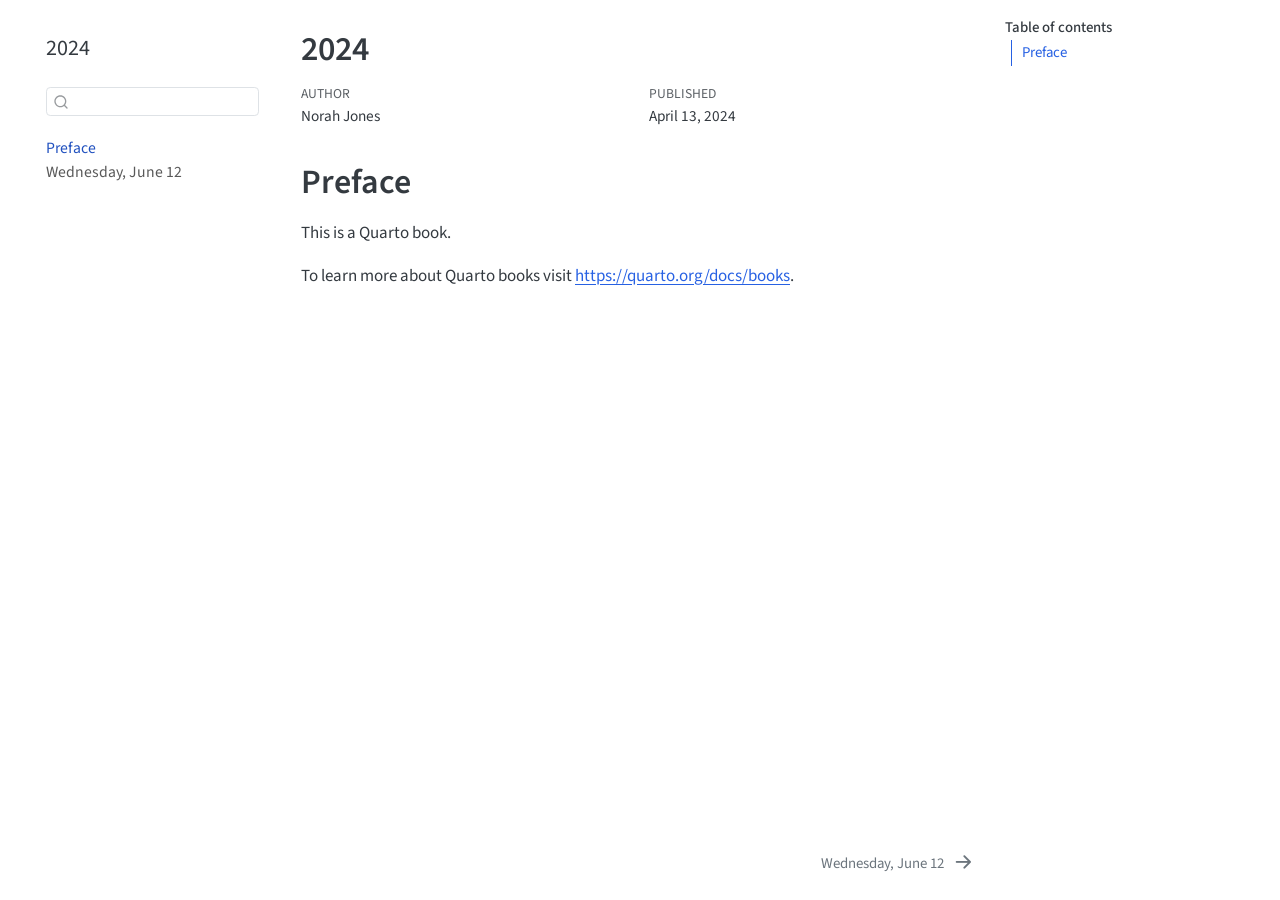
<file: _book/index.html>
<!DOCTYPE html>
<html xmlns="http://www.w3.org/1999/xhtml" lang="en" xml:lang="en"><head>

<meta charset="utf-8">
<meta name="generator" content="quarto-1.4.545">

<meta name="viewport" content="width=device-width, initial-scale=1.0, user-scalable=yes">

<meta name="author" content="Norah Jones">
<meta name="dcterms.date" content="2024-04-13">

<title>2024</title>
<style>
code{white-space: pre-wrap;}
span.smallcaps{font-variant: small-caps;}
div.columns{display: flex; gap: min(4vw, 1.5em);}
div.column{flex: auto; overflow-x: auto;}
div.hanging-indent{margin-left: 1.5em; text-indent: -1.5em;}
ul.task-list{list-style: none;}
ul.task-list li input[type="checkbox"] {
  width: 0.8em;
  margin: 0 0.8em 0.2em -1em; /* quarto-specific, see https://github.com/quarto-dev/quarto-cli/issues/4556 */ 
  vertical-align: middle;
}
</style>


<script src="site_libs/quarto-nav/quarto-nav.js"></script>
<script src="site_libs/quarto-nav/headroom.min.js"></script>
<script src="site_libs/clipboard/clipboard.min.js"></script>
<script src="site_libs/quarto-search/autocomplete.umd.js"></script>
<script src="site_libs/quarto-search/fuse.min.js"></script>
<script src="site_libs/quarto-search/quarto-search.js"></script>
<meta name="quarto:offset" content="./">
<link href="./jun12.html" rel="next">
<script src="site_libs/quarto-html/quarto.js"></script>
<script src="site_libs/quarto-html/popper.min.js"></script>
<script src="site_libs/quarto-html/tippy.umd.min.js"></script>
<script src="site_libs/quarto-html/anchor.min.js"></script>
<link href="site_libs/quarto-html/tippy.css" rel="stylesheet">
<link href="site_libs/quarto-html/quarto-syntax-highlighting.css" rel="stylesheet" id="quarto-text-highlighting-styles">
<script src="site_libs/bootstrap/bootstrap.min.js"></script>
<link href="site_libs/bootstrap/bootstrap-icons.css" rel="stylesheet">
<link href="site_libs/bootstrap/bootstrap.min.css" rel="stylesheet" id="quarto-bootstrap" data-mode="light">
<script id="quarto-search-options" type="application/json">{
  "location": "sidebar",
  "copy-button": false,
  "collapse-after": 3,
  "panel-placement": "start",
  "type": "textbox",
  "limit": 50,
  "keyboard-shortcut": [
    "f",
    "/",
    "s"
  ],
  "show-item-context": false,
  "language": {
    "search-no-results-text": "No results",
    "search-matching-documents-text": "matching documents",
    "search-copy-link-title": "Copy link to search",
    "search-hide-matches-text": "Hide additional matches",
    "search-more-match-text": "more match in this document",
    "search-more-matches-text": "more matches in this document",
    "search-clear-button-title": "Clear",
    "search-text-placeholder": "",
    "search-detached-cancel-button-title": "Cancel",
    "search-submit-button-title": "Submit",
    "search-label": "Search"
  }
}</script>


</head>

<body class="nav-sidebar floating">

<div id="quarto-search-results"></div>
  <header id="quarto-header" class="headroom fixed-top">
  <nav class="quarto-secondary-nav">
    <div class="container-fluid d-flex">
      <button type="button" class="quarto-btn-toggle btn" data-bs-toggle="collapse" data-bs-target=".quarto-sidebar-collapse-item" aria-controls="quarto-sidebar" aria-expanded="false" aria-label="Toggle sidebar navigation" onclick="if (window.quartoToggleHeadroom) { window.quartoToggleHeadroom(); }">
        <i class="bi bi-layout-text-sidebar-reverse"></i>
      </button>
        <nav class="quarto-page-breadcrumbs" aria-label="breadcrumb"><ol class="breadcrumb"><li class="breadcrumb-item"><a href="./index.html">Preface</a></li></ol></nav>
        <a class="flex-grow-1" role="button" data-bs-toggle="collapse" data-bs-target=".quarto-sidebar-collapse-item" aria-controls="quarto-sidebar" aria-expanded="false" aria-label="Toggle sidebar navigation" onclick="if (window.quartoToggleHeadroom) { window.quartoToggleHeadroom(); }">      
        </a>
      <button type="button" class="btn quarto-search-button" aria-label="" onclick="window.quartoOpenSearch();">
        <i class="bi bi-search"></i>
      </button>
    </div>
  </nav>
</header>
<!-- content -->
<div id="quarto-content" class="quarto-container page-columns page-rows-contents page-layout-article">
<!-- sidebar -->
  <nav id="quarto-sidebar" class="sidebar collapse collapse-horizontal quarto-sidebar-collapse-item sidebar-navigation floating overflow-auto">
    <div class="pt-lg-2 mt-2 text-left sidebar-header">
    <div class="sidebar-title mb-0 py-0">
      <a href="./">2024</a> 
    </div>
      </div>
        <div class="mt-2 flex-shrink-0 align-items-center">
        <div class="sidebar-search">
        <div id="quarto-search" class="" title="Search"></div>
        </div>
        </div>
    <div class="sidebar-menu-container"> 
    <ul class="list-unstyled mt-1">
        <li class="sidebar-item">
  <div class="sidebar-item-container"> 
  <a href="./index.html" class="sidebar-item-text sidebar-link active">
 <span class="menu-text">Preface</span></a>
  </div>
</li>
        <li class="sidebar-item">
  <div class="sidebar-item-container"> 
  <a href="./jun12.html" class="sidebar-item-text sidebar-link">
 <span class="menu-text">Wednesday, June 12</span></a>
  </div>
</li>
    </ul>
    </div>
</nav>
<div id="quarto-sidebar-glass" class="quarto-sidebar-collapse-item" data-bs-toggle="collapse" data-bs-target=".quarto-sidebar-collapse-item"></div>
<!-- margin-sidebar -->
    <div id="quarto-margin-sidebar" class="sidebar margin-sidebar">
        <nav id="TOC" role="doc-toc" class="toc-active">
    <h2 id="toc-title">Table of contents</h2>
   
  <ul>
  <li><a href="#preface" id="toc-preface" class="nav-link active" data-scroll-target="#preface">Preface</a></li>
  </ul>
</nav>
    </div>
<!-- main -->
<main class="content" id="quarto-document-content">

<header id="title-block-header" class="quarto-title-block default">
<div class="quarto-title">
<h1 class="title">2024</h1>
</div>



<div class="quarto-title-meta">

    <div>
    <div class="quarto-title-meta-heading">Author</div>
    <div class="quarto-title-meta-contents">
             <p>Norah Jones </p>
          </div>
  </div>
    
    <div>
    <div class="quarto-title-meta-heading">Published</div>
    <div class="quarto-title-meta-contents">
      <p class="date">April 13, 2024</p>
    </div>
  </div>
  
    
  </div>
  


</header>


<section id="preface" class="level1 unnumbered">
<h1 class="unnumbered">Preface</h1>
<p>This is a Quarto book.</p>
<p>To learn more about Quarto books visit <a href="https://quarto.org/docs/books" class="uri">https://quarto.org/docs/books</a>.</p>


</section>

</main> <!-- /main -->
<script id="quarto-html-after-body" type="application/javascript">
window.document.addEventListener("DOMContentLoaded", function (event) {
  const toggleBodyColorMode = (bsSheetEl) => {
    const mode = bsSheetEl.getAttribute("data-mode");
    const bodyEl = window.document.querySelector("body");
    if (mode === "dark") {
      bodyEl.classList.add("quarto-dark");
      bodyEl.classList.remove("quarto-light");
    } else {
      bodyEl.classList.add("quarto-light");
      bodyEl.classList.remove("quarto-dark");
    }
  }
  const toggleBodyColorPrimary = () => {
    const bsSheetEl = window.document.querySelector("link#quarto-bootstrap");
    if (bsSheetEl) {
      toggleBodyColorMode(bsSheetEl);
    }
  }
  toggleBodyColorPrimary();  
  const icon = "";
  const anchorJS = new window.AnchorJS();
  anchorJS.options = {
    placement: 'right',
    icon: icon
  };
  anchorJS.add('.anchored');
  const isCodeAnnotation = (el) => {
    for (const clz of el.classList) {
      if (clz.startsWith('code-annotation-')) {                     
        return true;
      }
    }
    return false;
  }
  const clipboard = new window.ClipboardJS('.code-copy-button', {
    text: function(trigger) {
      const codeEl = trigger.previousElementSibling.cloneNode(true);
      for (const childEl of codeEl.children) {
        if (isCodeAnnotation(childEl)) {
          childEl.remove();
        }
      }
      return codeEl.innerText;
    }
  });
  clipboard.on('success', function(e) {
    // button target
    const button = e.trigger;
    // don't keep focus
    button.blur();
    // flash "checked"
    button.classList.add('code-copy-button-checked');
    var currentTitle = button.getAttribute("title");
    button.setAttribute("title", "Copied!");
    let tooltip;
    if (window.bootstrap) {
      button.setAttribute("data-bs-toggle", "tooltip");
      button.setAttribute("data-bs-placement", "left");
      button.setAttribute("data-bs-title", "Copied!");
      tooltip = new bootstrap.Tooltip(button, 
        { trigger: "manual", 
          customClass: "code-copy-button-tooltip",
          offset: [0, -8]});
      tooltip.show();    
    }
    setTimeout(function() {
      if (tooltip) {
        tooltip.hide();
        button.removeAttribute("data-bs-title");
        button.removeAttribute("data-bs-toggle");
        button.removeAttribute("data-bs-placement");
      }
      button.setAttribute("title", currentTitle);
      button.classList.remove('code-copy-button-checked');
    }, 1000);
    // clear code selection
    e.clearSelection();
  });
  function tippyHover(el, contentFn, onTriggerFn, onUntriggerFn) {
    const config = {
      allowHTML: true,
      maxWidth: 500,
      delay: 100,
      arrow: false,
      appendTo: function(el) {
          return el.parentElement;
      },
      interactive: true,
      interactiveBorder: 10,
      theme: 'quarto',
      placement: 'bottom-start',
    };
    if (contentFn) {
      config.content = contentFn;
    }
    if (onTriggerFn) {
      config.onTrigger = onTriggerFn;
    }
    if (onUntriggerFn) {
      config.onUntrigger = onUntriggerFn;
    }
    window.tippy(el, config); 
  }
  const noterefs = window.document.querySelectorAll('a[role="doc-noteref"]');
  for (var i=0; i<noterefs.length; i++) {
    const ref = noterefs[i];
    tippyHover(ref, function() {
      // use id or data attribute instead here
      let href = ref.getAttribute('data-footnote-href') || ref.getAttribute('href');
      try { href = new URL(href).hash; } catch {}
      const id = href.replace(/^#\/?/, "");
      const note = window.document.getElementById(id);
      return note.innerHTML;
    });
  }
  const xrefs = window.document.querySelectorAll('a.quarto-xref');
  const processXRef = (id, note) => {
    // Strip column container classes
    const stripColumnClz = (el) => {
      el.classList.remove("page-full", "page-columns");
      if (el.children) {
        for (const child of el.children) {
          stripColumnClz(child);
        }
      }
    }
    stripColumnClz(note)
    if (id === null || id.startsWith('sec-')) {
      // Special case sections, only their first couple elements
      const container = document.createElement("div");
      if (note.children && note.children.length > 2) {
        container.appendChild(note.children[0].cloneNode(true));
        for (let i = 1; i < note.children.length; i++) {
          const child = note.children[i];
          if (child.tagName === "P" && child.innerText === "") {
            continue;
          } else {
            container.appendChild(child.cloneNode(true));
            break;
          }
        }
        if (window.Quarto?.typesetMath) {
          window.Quarto.typesetMath(container);
        }
        return container.innerHTML
      } else {
        if (window.Quarto?.typesetMath) {
          window.Quarto.typesetMath(note);
        }
        return note.innerHTML;
      }
    } else {
      // Remove any anchor links if they are present
      const anchorLink = note.querySelector('a.anchorjs-link');
      if (anchorLink) {
        anchorLink.remove();
      }
      if (window.Quarto?.typesetMath) {
        window.Quarto.typesetMath(note);
      }
      // TODO in 1.5, we should make sure this works without a callout special case
      if (note.classList.contains("callout")) {
        return note.outerHTML;
      } else {
        return note.innerHTML;
      }
    }
  }
  for (var i=0; i<xrefs.length; i++) {
    const xref = xrefs[i];
    tippyHover(xref, undefined, function(instance) {
      instance.disable();
      let url = xref.getAttribute('href');
      let hash = undefined; 
      if (url.startsWith('#')) {
        hash = url;
      } else {
        try { hash = new URL(url).hash; } catch {}
      }
      if (hash) {
        const id = hash.replace(/^#\/?/, "");
        const note = window.document.getElementById(id);
        if (note !== null) {
          try {
            const html = processXRef(id, note.cloneNode(true));
            instance.setContent(html);
          } finally {
            instance.enable();
            instance.show();
          }
        } else {
          // See if we can fetch this
          fetch(url.split('#')[0])
          .then(res => res.text())
          .then(html => {
            const parser = new DOMParser();
            const htmlDoc = parser.parseFromString(html, "text/html");
            const note = htmlDoc.getElementById(id);
            if (note !== null) {
              const html = processXRef(id, note);
              instance.setContent(html);
            } 
          }).finally(() => {
            instance.enable();
            instance.show();
          });
        }
      } else {
        // See if we can fetch a full url (with no hash to target)
        // This is a special case and we should probably do some content thinning / targeting
        fetch(url)
        .then(res => res.text())
        .then(html => {
          const parser = new DOMParser();
          const htmlDoc = parser.parseFromString(html, "text/html");
          const note = htmlDoc.querySelector('main.content');
          if (note !== null) {
            // This should only happen for chapter cross references
            // (since there is no id in the URL)
            // remove the first header
            if (note.children.length > 0 && note.children[0].tagName === "HEADER") {
              note.children[0].remove();
            }
            const html = processXRef(null, note);
            instance.setContent(html);
          } 
        }).finally(() => {
          instance.enable();
          instance.show();
        });
      }
    }, function(instance) {
    });
  }
      let selectedAnnoteEl;
      const selectorForAnnotation = ( cell, annotation) => {
        let cellAttr = 'data-code-cell="' + cell + '"';
        let lineAttr = 'data-code-annotation="' +  annotation + '"';
        const selector = 'span[' + cellAttr + '][' + lineAttr + ']';
        return selector;
      }
      const selectCodeLines = (annoteEl) => {
        const doc = window.document;
        const targetCell = annoteEl.getAttribute("data-target-cell");
        const targetAnnotation = annoteEl.getAttribute("data-target-annotation");
        const annoteSpan = window.document.querySelector(selectorForAnnotation(targetCell, targetAnnotation));
        const lines = annoteSpan.getAttribute("data-code-lines").split(",");
        const lineIds = lines.map((line) => {
          return targetCell + "-" + line;
        })
        let top = null;
        let height = null;
        let parent = null;
        if (lineIds.length > 0) {
            //compute the position of the single el (top and bottom and make a div)
            const el = window.document.getElementById(lineIds[0]);
            top = el.offsetTop;
            height = el.offsetHeight;
            parent = el.parentElement.parentElement;
          if (lineIds.length > 1) {
            const lastEl = window.document.getElementById(lineIds[lineIds.length - 1]);
            const bottom = lastEl.offsetTop + lastEl.offsetHeight;
            height = bottom - top;
          }
          if (top !== null && height !== null && parent !== null) {
            // cook up a div (if necessary) and position it 
            let div = window.document.getElementById("code-annotation-line-highlight");
            if (div === null) {
              div = window.document.createElement("div");
              div.setAttribute("id", "code-annotation-line-highlight");
              div.style.position = 'absolute';
              parent.appendChild(div);
            }
            div.style.top = top - 2 + "px";
            div.style.height = height + 4 + "px";
            div.style.left = 0;
            let gutterDiv = window.document.getElementById("code-annotation-line-highlight-gutter");
            if (gutterDiv === null) {
              gutterDiv = window.document.createElement("div");
              gutterDiv.setAttribute("id", "code-annotation-line-highlight-gutter");
              gutterDiv.style.position = 'absolute';
              const codeCell = window.document.getElementById(targetCell);
              const gutter = codeCell.querySelector('.code-annotation-gutter');
              gutter.appendChild(gutterDiv);
            }
            gutterDiv.style.top = top - 2 + "px";
            gutterDiv.style.height = height + 4 + "px";
          }
          selectedAnnoteEl = annoteEl;
        }
      };
      const unselectCodeLines = () => {
        const elementsIds = ["code-annotation-line-highlight", "code-annotation-line-highlight-gutter"];
        elementsIds.forEach((elId) => {
          const div = window.document.getElementById(elId);
          if (div) {
            div.remove();
          }
        });
        selectedAnnoteEl = undefined;
      };
        // Handle positioning of the toggle
    window.addEventListener(
      "resize",
      throttle(() => {
        elRect = undefined;
        if (selectedAnnoteEl) {
          selectCodeLines(selectedAnnoteEl);
        }
      }, 10)
    );
    function throttle(fn, ms) {
    let throttle = false;
    let timer;
      return (...args) => {
        if(!throttle) { // first call gets through
            fn.apply(this, args);
            throttle = true;
        } else { // all the others get throttled
            if(timer) clearTimeout(timer); // cancel #2
            timer = setTimeout(() => {
              fn.apply(this, args);
              timer = throttle = false;
            }, ms);
        }
      };
    }
      // Attach click handler to the DT
      const annoteDls = window.document.querySelectorAll('dt[data-target-cell]');
      for (const annoteDlNode of annoteDls) {
        annoteDlNode.addEventListener('click', (event) => {
          const clickedEl = event.target;
          if (clickedEl !== selectedAnnoteEl) {
            unselectCodeLines();
            const activeEl = window.document.querySelector('dt[data-target-cell].code-annotation-active');
            if (activeEl) {
              activeEl.classList.remove('code-annotation-active');
            }
            selectCodeLines(clickedEl);
            clickedEl.classList.add('code-annotation-active');
          } else {
            // Unselect the line
            unselectCodeLines();
            clickedEl.classList.remove('code-annotation-active');
          }
        });
      }
  const findCites = (el) => {
    const parentEl = el.parentElement;
    if (parentEl) {
      const cites = parentEl.dataset.cites;
      if (cites) {
        return {
          el,
          cites: cites.split(' ')
        };
      } else {
        return findCites(el.parentElement)
      }
    } else {
      return undefined;
    }
  };
  var bibliorefs = window.document.querySelectorAll('a[role="doc-biblioref"]');
  for (var i=0; i<bibliorefs.length; i++) {
    const ref = bibliorefs[i];
    const citeInfo = findCites(ref);
    if (citeInfo) {
      tippyHover(citeInfo.el, function() {
        var popup = window.document.createElement('div');
        citeInfo.cites.forEach(function(cite) {
          var citeDiv = window.document.createElement('div');
          citeDiv.classList.add('hanging-indent');
          citeDiv.classList.add('csl-entry');
          var biblioDiv = window.document.getElementById('ref-' + cite);
          if (biblioDiv) {
            citeDiv.innerHTML = biblioDiv.innerHTML;
          }
          popup.appendChild(citeDiv);
        });
        return popup.innerHTML;
      });
    }
  }
});
</script>
<nav class="page-navigation">
  <div class="nav-page nav-page-previous">
  </div>
  <div class="nav-page nav-page-next">
      <a href="./jun12.html" class="pagination-link" aria-label="Wednesday, June 12">
        <span class="nav-page-text">Wednesday, June 12</span> <i class="bi bi-arrow-right-short"></i>
      </a>
  </div>
</nav>
</div> <!-- /content -->




</body></html>
</file>
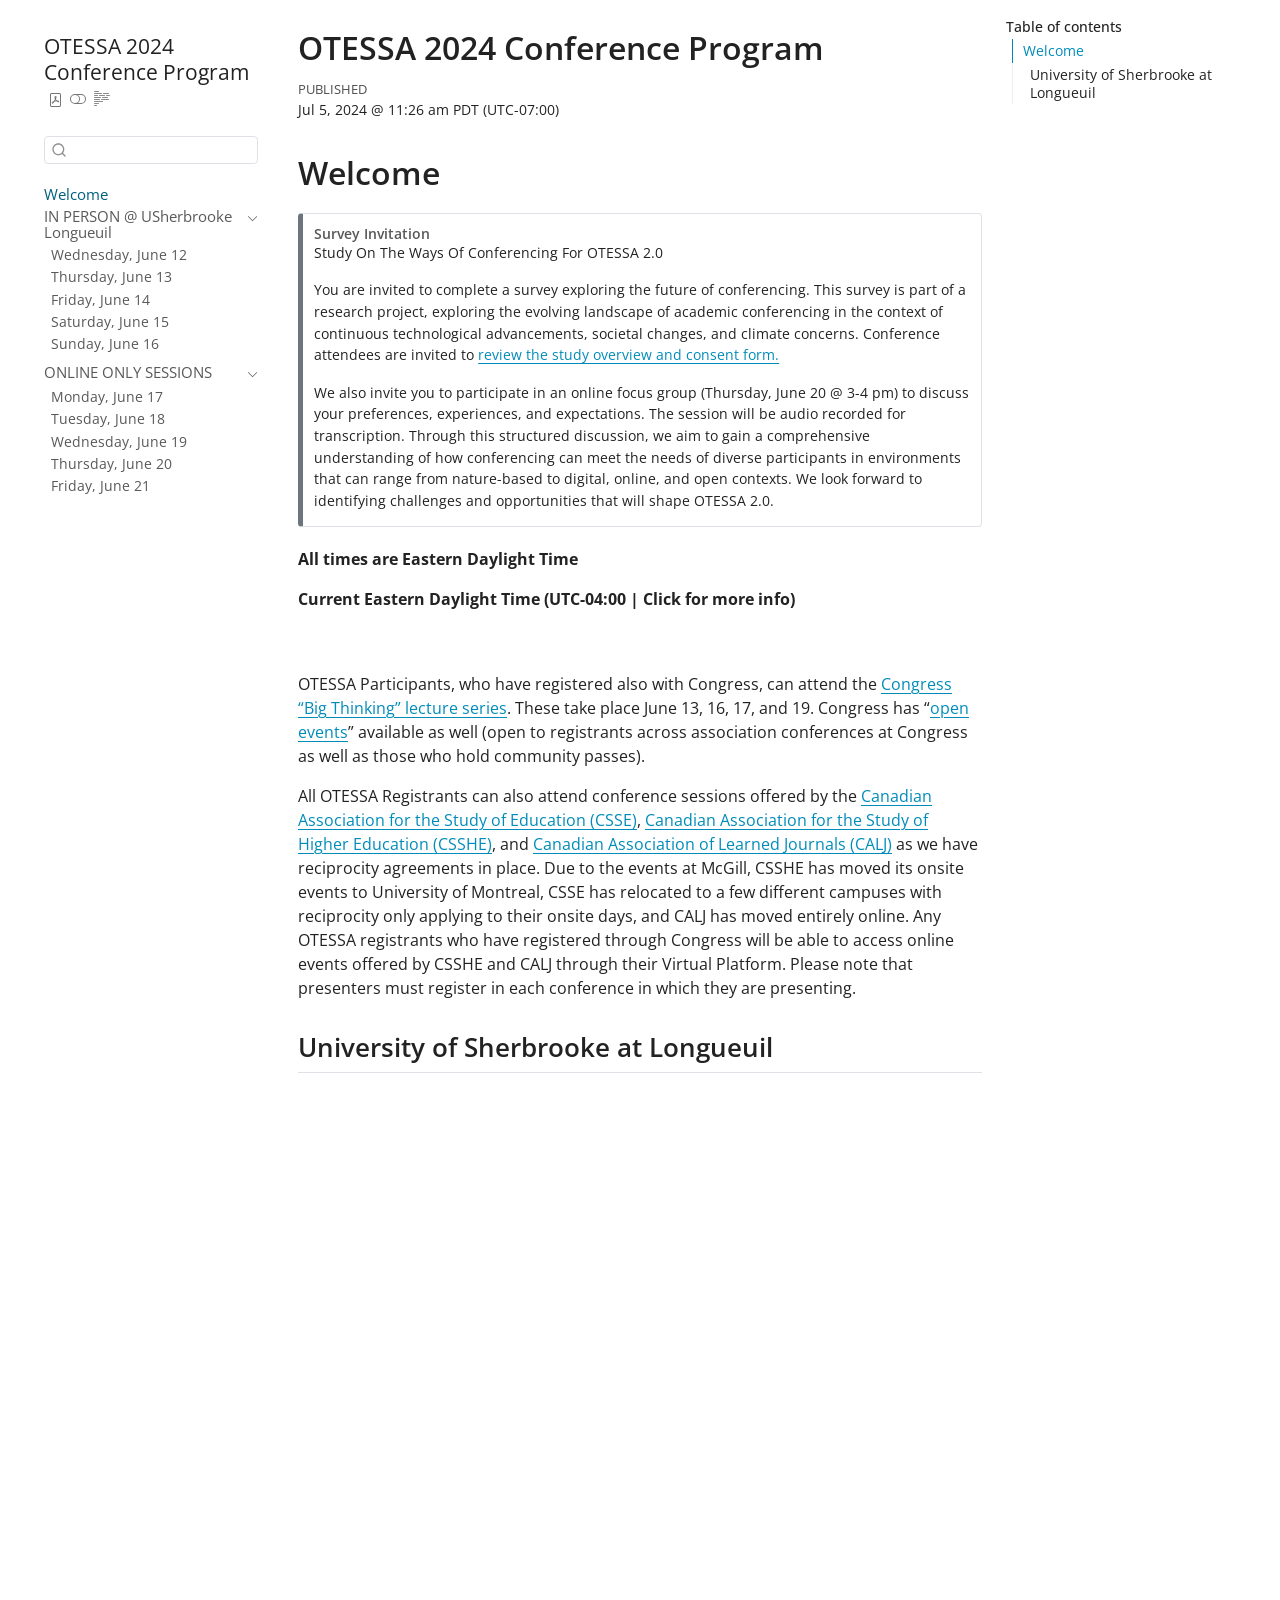
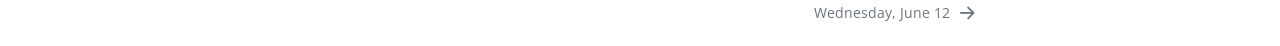
<file: docs/index.html>
<!DOCTYPE html>
<html xmlns="http://www.w3.org/1999/xhtml" lang="en" xml:lang="en"><head>

<meta charset="utf-8">
<meta name="generator" content="quarto-1.4.545">

<meta name="viewport" content="width=device-width, initial-scale=1.0, user-scalable=yes">


<title>OTESSA 2024 Conference Program</title>
<style>
code{white-space: pre-wrap;}
span.smallcaps{font-variant: small-caps;}
div.columns{display: flex; gap: min(4vw, 1.5em);}
div.column{flex: auto; overflow-x: auto;}
div.hanging-indent{margin-left: 1.5em; text-indent: -1.5em;}
ul.task-list{list-style: none;}
ul.task-list li input[type="checkbox"] {
  width: 0.8em;
  margin: 0 0.8em 0.2em -1em; /* quarto-specific, see https://github.com/quarto-dev/quarto-cli/issues/4556 */ 
  vertical-align: middle;
}
</style>


<script src="site_libs/quarto-nav/quarto-nav.js"></script>
<script src="site_libs/quarto-nav/headroom.min.js"></script>
<script src="site_libs/clipboard/clipboard.min.js"></script>
<script src="site_libs/quarto-search/autocomplete.umd.js"></script>
<script src="site_libs/quarto-search/fuse.min.js"></script>
<script src="site_libs/quarto-search/quarto-search.js"></script>
<meta name="quarto:offset" content="./">
<link href="./jun12.html" rel="next">
<script src="site_libs/quarto-html/quarto.js"></script>
<script src="site_libs/quarto-html/popper.min.js"></script>
<script src="site_libs/quarto-html/tippy.umd.min.js"></script>
<script src="site_libs/quarto-html/anchor.min.js"></script>
<link href="site_libs/quarto-html/tippy.css" rel="stylesheet">
<link href="site_libs/quarto-html/quarto-syntax-highlighting.css" rel="stylesheet" class="quarto-color-scheme" id="quarto-text-highlighting-styles">
<link href="site_libs/quarto-html/quarto-syntax-highlighting-dark.css" rel="prefetch" class="quarto-color-scheme quarto-color-alternate" id="quarto-text-highlighting-styles">
<script src="site_libs/bootstrap/bootstrap.min.js"></script>
<link href="site_libs/bootstrap/bootstrap-icons.css" rel="stylesheet">
<link href="site_libs/bootstrap/bootstrap.min.css" rel="stylesheet" class="quarto-color-scheme" id="quarto-bootstrap" data-mode="light">
<link href="site_libs/bootstrap/bootstrap-dark.min.css" rel="prefetch" class="quarto-color-scheme quarto-color-alternate" id="quarto-bootstrap" data-mode="dark">
<script id="quarto-search-options" type="application/json">{
  "location": "sidebar",
  "copy-button": false,
  "collapse-after": 3,
  "panel-placement": "start",
  "type": "textbox",
  "limit": 50,
  "keyboard-shortcut": [
    "f",
    "/",
    "s"
  ],
  "show-item-context": false,
  "language": {
    "search-no-results-text": "No results",
    "search-matching-documents-text": "matching documents",
    "search-copy-link-title": "Copy link to search",
    "search-hide-matches-text": "Hide additional matches",
    "search-more-match-text": "more match in this document",
    "search-more-matches-text": "more matches in this document",
    "search-clear-button-title": "Clear",
    "search-text-placeholder": "",
    "search-detached-cancel-button-title": "Cancel",
    "search-submit-button-title": "Submit",
    "search-label": "Search"
  }
}</script>


</head>

<body class="nav-sidebar floating">

<div id="quarto-search-results"></div>
  <header id="quarto-header" class="headroom fixed-top">
  <nav class="quarto-secondary-nav">
    <div class="container-fluid d-flex">
      <button type="button" class="quarto-btn-toggle btn" data-bs-toggle="collapse" data-bs-target=".quarto-sidebar-collapse-item" aria-controls="quarto-sidebar" aria-expanded="false" aria-label="Toggle sidebar navigation" onclick="if (window.quartoToggleHeadroom) { window.quartoToggleHeadroom(); }">
        <i class="bi bi-layout-text-sidebar-reverse"></i>
      </button>
        <nav class="quarto-page-breadcrumbs" aria-label="breadcrumb"><ol class="breadcrumb"><li class="breadcrumb-item"><a href="./index.html">Welcome</a></li></ol></nav>
        <a class="flex-grow-1" role="button" data-bs-toggle="collapse" data-bs-target=".quarto-sidebar-collapse-item" aria-controls="quarto-sidebar" aria-expanded="false" aria-label="Toggle sidebar navigation" onclick="if (window.quartoToggleHeadroom) { window.quartoToggleHeadroom(); }">      
        </a>
      <button type="button" class="btn quarto-search-button" aria-label="" onclick="window.quartoOpenSearch();">
        <i class="bi bi-search"></i>
      </button>
    </div>
  </nav>
</header>
<!-- content -->
<div id="quarto-content" class="quarto-container page-columns page-rows-contents page-layout-article">
<!-- sidebar -->
  <nav id="quarto-sidebar" class="sidebar collapse collapse-horizontal quarto-sidebar-collapse-item sidebar-navigation floating overflow-auto">
    <div class="pt-lg-2 mt-2 text-left sidebar-header">
    <div class="sidebar-title mb-0 py-0">
      <a href="./">OTESSA 2024 Conference Program</a> 
        <div class="sidebar-tools-main tools-wide">
    <a href="./OTESSA-2024-Conference-Program.pdf" title="Download PDF" class="quarto-navigation-tool px-1" aria-label="Download PDF"><i class="bi bi-file-pdf"></i></a>
  <a href="" class="quarto-color-scheme-toggle quarto-navigation-tool  px-1" onclick="window.quartoToggleColorScheme(); return false;" title="Toggle dark mode"><i class="bi"></i></a>
  <a href="" class="quarto-reader-toggle quarto-navigation-tool px-1" onclick="window.quartoToggleReader(); return false;" title="Toggle reader mode">
  <div class="quarto-reader-toggle-btn">
  <i class="bi"></i>
  </div>
</a>
</div>
    </div>
      </div>
        <div class="mt-2 flex-shrink-0 align-items-center">
        <div class="sidebar-search">
        <div id="quarto-search" class="" title="Search"></div>
        </div>
        </div>
    <div class="sidebar-menu-container"> 
    <ul class="list-unstyled mt-1">
        <li class="sidebar-item">
  <div class="sidebar-item-container"> 
  <a href="./index.html" class="sidebar-item-text sidebar-link active">
 <span class="menu-text">Welcome</span></a>
  </div>
</li>
        <li class="sidebar-item sidebar-item-section">
      <div class="sidebar-item-container"> 
            <a class="sidebar-item-text sidebar-link text-start" data-bs-toggle="collapse" data-bs-target="#quarto-sidebar-section-1" aria-expanded="true">
 <span class="menu-text">IN PERSON @ USherbrooke Longueuil</span></a>
          <a class="sidebar-item-toggle text-start" data-bs-toggle="collapse" data-bs-target="#quarto-sidebar-section-1" aria-expanded="true" aria-label="Toggle section">
            <i class="bi bi-chevron-right ms-2"></i>
          </a> 
      </div>
      <ul id="quarto-sidebar-section-1" class="collapse list-unstyled sidebar-section depth1 show">  
          <li class="sidebar-item">
  <div class="sidebar-item-container"> 
  <a href="./jun12.html" class="sidebar-item-text sidebar-link">
 <span class="menu-text">Wednesday, June 12</span></a>
  </div>
</li>
          <li class="sidebar-item">
  <div class="sidebar-item-container"> 
  <a href="./jun13.html" class="sidebar-item-text sidebar-link">
 <span class="menu-text">Thursday, June 13</span></a>
  </div>
</li>
          <li class="sidebar-item">
  <div class="sidebar-item-container"> 
  <a href="./jun14.html" class="sidebar-item-text sidebar-link">
 <span class="menu-text">Friday, June 14</span></a>
  </div>
</li>
          <li class="sidebar-item">
  <div class="sidebar-item-container"> 
  <a href="./jun15.html" class="sidebar-item-text sidebar-link">
 <span class="menu-text">Saturday, June 15</span></a>
  </div>
</li>
          <li class="sidebar-item">
  <div class="sidebar-item-container"> 
  <a href="./jun16.html" class="sidebar-item-text sidebar-link">
 <span class="menu-text">Sunday, June 16</span></a>
  </div>
</li>
      </ul>
  </li>
        <li class="sidebar-item sidebar-item-section">
      <div class="sidebar-item-container"> 
            <a class="sidebar-item-text sidebar-link text-start" data-bs-toggle="collapse" data-bs-target="#quarto-sidebar-section-2" aria-expanded="true">
 <span class="menu-text">ONLINE ONLY SESSIONS</span></a>
          <a class="sidebar-item-toggle text-start" data-bs-toggle="collapse" data-bs-target="#quarto-sidebar-section-2" aria-expanded="true" aria-label="Toggle section">
            <i class="bi bi-chevron-right ms-2"></i>
          </a> 
      </div>
      <ul id="quarto-sidebar-section-2" class="collapse list-unstyled sidebar-section depth1 show">  
          <li class="sidebar-item">
  <div class="sidebar-item-container"> 
  <a href="./jun17.html" class="sidebar-item-text sidebar-link">
 <span class="menu-text">Monday, June 17</span></a>
  </div>
</li>
          <li class="sidebar-item">
  <div class="sidebar-item-container"> 
  <a href="./jun18.html" class="sidebar-item-text sidebar-link">
 <span class="menu-text">Tuesday, June 18</span></a>
  </div>
</li>
          <li class="sidebar-item">
  <div class="sidebar-item-container"> 
  <a href="./jun19.html" class="sidebar-item-text sidebar-link">
 <span class="menu-text">Wednesday, June 19</span></a>
  </div>
</li>
          <li class="sidebar-item">
  <div class="sidebar-item-container"> 
  <a href="./jun20.html" class="sidebar-item-text sidebar-link">
 <span class="menu-text">Thursday, June 20</span></a>
  </div>
</li>
          <li class="sidebar-item">
  <div class="sidebar-item-container"> 
  <a href="./jun21.html" class="sidebar-item-text sidebar-link">
 <span class="menu-text">Friday, June 21</span></a>
  </div>
</li>
      </ul>
  </li>
    </ul>
    </div>
</nav>
<div id="quarto-sidebar-glass" class="quarto-sidebar-collapse-item" data-bs-toggle="collapse" data-bs-target=".quarto-sidebar-collapse-item"></div>
<!-- margin-sidebar -->
    <div id="quarto-margin-sidebar" class="sidebar margin-sidebar">
        <nav id="TOC" role="doc-toc" class="toc-active">
    <h2 id="toc-title">Table of contents</h2>
   
  <ul>
  <li><a href="#welcome" id="toc-welcome" class="nav-link active" data-scroll-target="#welcome">Welcome</a>
  <ul>
  <li><a href="#university-of-sherbrooke-at-longueuil" id="toc-university-of-sherbrooke-at-longueuil" class="nav-link" data-scroll-target="#university-of-sherbrooke-at-longueuil">University of Sherbrooke at Longueuil</a></li>
  </ul></li>
  </ul>
</nav>
    </div>
<!-- main -->
<main class="content" id="quarto-document-content">

<header id="title-block-header" class="quarto-title-block default">
<div class="quarto-title">
<h1 class="title">OTESSA 2024 Conference Program</h1>
</div>



<div class="quarto-title-meta">

    
    <div>
    <div class="quarto-title-meta-heading">Published</div>
    <div class="quarto-title-meta-contents">
      <p class="date">Jul 5, 2024 @ 11:26 am PDT (UTC-07:00)</p>
    </div>
  </div>
  
    
  </div>
  


</header>


<section id="welcome" class="level1 unnumbered">
<h1 class="unnumbered">Welcome</h1>
<!--
![OTESSA Logo](OTESSA-conf.png)
-->
<div class="callout callout-style-simple callout-none no-icon callout-titled">
<div class="callout-header d-flex align-content-center">
<div class="callout-icon-container">
<i class="callout-icon no-icon"></i>
</div>
<div class="callout-title-container flex-fill">
Survey Invitation
</div>
</div>
<div class="callout-body-container callout-body">
<p>Study On The Ways Of Conferencing For OTESSA 2.0</p>
<p>You are invited to complete a survey exploring the future of conferencing. This survey is part of a research project, exploring the evolving landscape of academic conferencing in the context of continuous technological advancements, societal changes, and climate concerns. Conference attendees are invited to <a href="https://ca.research.net/r/OTESSAsurvey">review the study overview and consent form.</a></p>
<p>We also invite you to participate in an online focus group (Thursday, June 20 @ 3-4 pm) to discuss your preferences, experiences, and expectations. The session will be audio recorded for transcription. Through this structured discussion, we aim to gain a comprehensive understanding of how conferencing can meet the needs of diverse participants in environments that can range from nature-based to digital, online, and open contexts. We look forward to identifying challenges and opportunities that will shape OTESSA 2.0.</p>
</div>
</div>
<p><strong>All times are Eastern Daylight Time</strong></p>
<p><strong>Current Eastern Daylight Time (UTC-04:00 | Click for more info)</strong></p>
<iframe src="https://free.timeanddate.com/clock/i98z8zgl/n165/fs18/tcccc/ftbi/tt0/tw1/tm1/ta1" frameborder="0" width="347" height="23">
</iframe>
<!--
::: {.callout-important}
[Check the OTESSA conference website for abstracts](https://otessa.org/2024) and any changes to this program. 

Information about any changes to the program will also be available via the OTESSA Welcome Desk on the conference platform once the conference opens.

:::
-->
<p>OTESSA Participants, who have registered also with Congress, can attend the <a href="https://www.federationhss.ca/en/congress/programming" target="_blank">Congress “Big Thinking” lecture series</a>. These take place June 13, 16, 17, and 19. Congress has “<a href="https://www.federationhss.ca/en/congress/events-calendar" target="_blank">open events</a>” available as well (open to registrants across association conferences at Congress as well as those who hold community passes).</p>
<p>All OTESSA Registrants can also attend conference sessions offered by the <a href="https://csse-scee.ca/" target="_blank">Canadian Association for the Study of Education (CSSE)</a>, <a href="https://csshe-scees.ca/" target="_blank">Canadian Association for the Study of Higher Education (CSSHE)</a>, and <a href="https://www.calj-acrs.ca/" target="_blank">Canadian Association of Learned Journals (CALJ)</a> as we have reciprocity agreements in place. Due to the events at McGill, CSSHE has moved its onsite events to University of Montreal, CSSE has relocated to a few different campuses with reciprocity only applying to their onsite days, and CALJ has moved entirely online. Any OTESSA registrants who have registered through Congress will be able to access online events offered by CSSHE and CALJ through their Virtual Platform. Please note that presenters must register in each conference in which they are presenting.</p>
<section id="university-of-sherbrooke-at-longueuil" class="level2">
<h2 class="anchored" data-anchor-id="university-of-sherbrooke-at-longueuil">University of Sherbrooke at Longueuil</h2>
<iframe src="https://www.google.com/maps/embed?pb=!1m18!1m12!1m3!1d89464.62417155906!2d-73.6583459790891!3d45.51471838874047!2m3!1f0!2f0!3f0!3m2!1i1024!2i768!4f13.1!3m3!1m2!1s0x4cc91b136c172609%3A0xc576f9c61ec8d407!2sUniversit%C3%A9%20de%20Sherbrooke%20%E2%80%93%20Campus%20de%20Longueuil!5e0!3m2!1sen!2sca!4v1717734535598!5m2!1sen!2sca" width="600" height="450" style="border:0;" allowfullscreen="" loading="lazy" referrerpolicy="no-referrer-when-downgrade">
</iframe>
<!--
### Audio Feeds Available

- [Audio Stream 1](https://radio.uvic.ca/public/otessa)
- [Audio Stream 2](https://radio.uvic.ca/public/otessa_2)
- [Audio Stream 3](https://radio.uvic.ca/public/otessa_3)
- [Audio Stream 4](https://radio.uvic.ca/public/otessa_4)

### WiFi

- In La Source:
  - Choose the network 'CentreAffaires'
  - username: car_caff0119


-->


</section>
</section>

</main> <!-- /main -->
<script id="quarto-html-after-body" type="application/javascript">
window.document.addEventListener("DOMContentLoaded", function (event) {
  const toggleBodyColorMode = (bsSheetEl) => {
    const mode = bsSheetEl.getAttribute("data-mode");
    const bodyEl = window.document.querySelector("body");
    if (mode === "dark") {
      bodyEl.classList.add("quarto-dark");
      bodyEl.classList.remove("quarto-light");
    } else {
      bodyEl.classList.add("quarto-light");
      bodyEl.classList.remove("quarto-dark");
    }
  }
  const toggleBodyColorPrimary = () => {
    const bsSheetEl = window.document.querySelector("link#quarto-bootstrap");
    if (bsSheetEl) {
      toggleBodyColorMode(bsSheetEl);
    }
  }
  toggleBodyColorPrimary();  
  const disableStylesheet = (stylesheets) => {
    for (let i=0; i < stylesheets.length; i++) {
      const stylesheet = stylesheets[i];
      stylesheet.rel = 'prefetch';
    }
  }
  const enableStylesheet = (stylesheets) => {
    for (let i=0; i < stylesheets.length; i++) {
      const stylesheet = stylesheets[i];
      stylesheet.rel = 'stylesheet';
    }
  }
  const manageTransitions = (selector, allowTransitions) => {
    const els = window.document.querySelectorAll(selector);
    for (let i=0; i < els.length; i++) {
      const el = els[i];
      if (allowTransitions) {
        el.classList.remove('notransition');
      } else {
        el.classList.add('notransition');
      }
    }
  }
  const toggleGiscusIfUsed = (isAlternate, darkModeDefault) => {
    const baseTheme = document.querySelector('#giscus-base-theme')?.value ?? 'light';
    const alternateTheme = document.querySelector('#giscus-alt-theme')?.value ?? 'dark';
    let newTheme = '';
    if(darkModeDefault) {
      newTheme = isAlternate ? baseTheme : alternateTheme;
    } else {
      newTheme = isAlternate ? alternateTheme : baseTheme;
    }
    const changeGiscusTheme = () => {
      // From: https://github.com/giscus/giscus/issues/336
      const sendMessage = (message) => {
        const iframe = document.querySelector('iframe.giscus-frame');
        if (!iframe) return;
        iframe.contentWindow.postMessage({ giscus: message }, 'https://giscus.app');
      }
      sendMessage({
        setConfig: {
          theme: newTheme
        }
      });
    }
    const isGiscussLoaded = window.document.querySelector('iframe.giscus-frame') !== null;
    if (isGiscussLoaded) {
      changeGiscusTheme();
    }
  }
  const toggleColorMode = (alternate) => {
    // Switch the stylesheets
    const alternateStylesheets = window.document.querySelectorAll('link.quarto-color-scheme.quarto-color-alternate');
    manageTransitions('#quarto-margin-sidebar .nav-link', false);
    if (alternate) {
      enableStylesheet(alternateStylesheets);
      for (const sheetNode of alternateStylesheets) {
        if (sheetNode.id === "quarto-bootstrap") {
          toggleBodyColorMode(sheetNode);
        }
      }
    } else {
      disableStylesheet(alternateStylesheets);
      toggleBodyColorPrimary();
    }
    manageTransitions('#quarto-margin-sidebar .nav-link', true);
    // Switch the toggles
    const toggles = window.document.querySelectorAll('.quarto-color-scheme-toggle');
    for (let i=0; i < toggles.length; i++) {
      const toggle = toggles[i];
      if (toggle) {
        if (alternate) {
          toggle.classList.add("alternate");     
        } else {
          toggle.classList.remove("alternate");
        }
      }
    }
    // Hack to workaround the fact that safari doesn't
    // properly recolor the scrollbar when toggling (#1455)
    if (navigator.userAgent.indexOf('Safari') > 0 && navigator.userAgent.indexOf('Chrome') == -1) {
      manageTransitions("body", false);
      window.scrollTo(0, 1);
      setTimeout(() => {
        window.scrollTo(0, 0);
        manageTransitions("body", true);
      }, 40);  
    }
  }
  const isFileUrl = () => { 
    return window.location.protocol === 'file:';
  }
  const hasAlternateSentinel = () => {  
    let styleSentinel = getColorSchemeSentinel();
    if (styleSentinel !== null) {
      return styleSentinel === "alternate";
    } else {
      return false;
    }
  }
  const setStyleSentinel = (alternate) => {
    const value = alternate ? "alternate" : "default";
    if (!isFileUrl()) {
      window.localStorage.setItem("quarto-color-scheme", value);
    } else {
      localAlternateSentinel = value;
    }
  }
  const getColorSchemeSentinel = () => {
    if (!isFileUrl()) {
      const storageValue = window.localStorage.getItem("quarto-color-scheme");
      return storageValue != null ? storageValue : localAlternateSentinel;
    } else {
      return localAlternateSentinel;
    }
  }
  const darkModeDefault = false;
  let localAlternateSentinel = darkModeDefault ? 'alternate' : 'default';
  // Dark / light mode switch
  window.quartoToggleColorScheme = () => {
    // Read the current dark / light value 
    let toAlternate = !hasAlternateSentinel();
    toggleColorMode(toAlternate);
    setStyleSentinel(toAlternate);
    toggleGiscusIfUsed(toAlternate, darkModeDefault);
  };
  // Ensure there is a toggle, if there isn't float one in the top right
  if (window.document.querySelector('.quarto-color-scheme-toggle') === null) {
    const a = window.document.createElement('a');
    a.classList.add('top-right');
    a.classList.add('quarto-color-scheme-toggle');
    a.href = "";
    a.onclick = function() { try { window.quartoToggleColorScheme(); } catch {} return false; };
    const i = window.document.createElement("i");
    i.classList.add('bi');
    a.appendChild(i);
    window.document.body.appendChild(a);
  }
  // Switch to dark mode if need be
  if (hasAlternateSentinel()) {
    toggleColorMode(true);
  } else {
    toggleColorMode(false);
  }
  const icon = "";
  const anchorJS = new window.AnchorJS();
  anchorJS.options = {
    placement: 'right',
    icon: icon
  };
  anchorJS.add('.anchored');
  const isCodeAnnotation = (el) => {
    for (const clz of el.classList) {
      if (clz.startsWith('code-annotation-')) {                     
        return true;
      }
    }
    return false;
  }
  const clipboard = new window.ClipboardJS('.code-copy-button', {
    text: function(trigger) {
      const codeEl = trigger.previousElementSibling.cloneNode(true);
      for (const childEl of codeEl.children) {
        if (isCodeAnnotation(childEl)) {
          childEl.remove();
        }
      }
      return codeEl.innerText;
    }
  });
  clipboard.on('success', function(e) {
    // button target
    const button = e.trigger;
    // don't keep focus
    button.blur();
    // flash "checked"
    button.classList.add('code-copy-button-checked');
    var currentTitle = button.getAttribute("title");
    button.setAttribute("title", "Copied!");
    let tooltip;
    if (window.bootstrap) {
      button.setAttribute("data-bs-toggle", "tooltip");
      button.setAttribute("data-bs-placement", "left");
      button.setAttribute("data-bs-title", "Copied!");
      tooltip = new bootstrap.Tooltip(button, 
        { trigger: "manual", 
          customClass: "code-copy-button-tooltip",
          offset: [0, -8]});
      tooltip.show();    
    }
    setTimeout(function() {
      if (tooltip) {
        tooltip.hide();
        button.removeAttribute("data-bs-title");
        button.removeAttribute("data-bs-toggle");
        button.removeAttribute("data-bs-placement");
      }
      button.setAttribute("title", currentTitle);
      button.classList.remove('code-copy-button-checked');
    }, 1000);
    // clear code selection
    e.clearSelection();
  });
  function tippyHover(el, contentFn, onTriggerFn, onUntriggerFn) {
    const config = {
      allowHTML: true,
      maxWidth: 500,
      delay: 100,
      arrow: false,
      appendTo: function(el) {
          return el.parentElement;
      },
      interactive: true,
      interactiveBorder: 10,
      theme: 'quarto',
      placement: 'bottom-start',
    };
    if (contentFn) {
      config.content = contentFn;
    }
    if (onTriggerFn) {
      config.onTrigger = onTriggerFn;
    }
    if (onUntriggerFn) {
      config.onUntrigger = onUntriggerFn;
    }
    window.tippy(el, config); 
  }
  const noterefs = window.document.querySelectorAll('a[role="doc-noteref"]');
  for (var i=0; i<noterefs.length; i++) {
    const ref = noterefs[i];
    tippyHover(ref, function() {
      // use id or data attribute instead here
      let href = ref.getAttribute('data-footnote-href') || ref.getAttribute('href');
      try { href = new URL(href).hash; } catch {}
      const id = href.replace(/^#\/?/, "");
      const note = window.document.getElementById(id);
      return note.innerHTML;
    });
  }
  const xrefs = window.document.querySelectorAll('a.quarto-xref');
  const processXRef = (id, note) => {
    // Strip column container classes
    const stripColumnClz = (el) => {
      el.classList.remove("page-full", "page-columns");
      if (el.children) {
        for (const child of el.children) {
          stripColumnClz(child);
        }
      }
    }
    stripColumnClz(note)
    if (id === null || id.startsWith('sec-')) {
      // Special case sections, only their first couple elements
      const container = document.createElement("div");
      if (note.children && note.children.length > 2) {
        container.appendChild(note.children[0].cloneNode(true));
        for (let i = 1; i < note.children.length; i++) {
          const child = note.children[i];
          if (child.tagName === "P" && child.innerText === "") {
            continue;
          } else {
            container.appendChild(child.cloneNode(true));
            break;
          }
        }
        if (window.Quarto?.typesetMath) {
          window.Quarto.typesetMath(container);
        }
        return container.innerHTML
      } else {
        if (window.Quarto?.typesetMath) {
          window.Quarto.typesetMath(note);
        }
        return note.innerHTML;
      }
    } else {
      // Remove any anchor links if they are present
      const anchorLink = note.querySelector('a.anchorjs-link');
      if (anchorLink) {
        anchorLink.remove();
      }
      if (window.Quarto?.typesetMath) {
        window.Quarto.typesetMath(note);
      }
      // TODO in 1.5, we should make sure this works without a callout special case
      if (note.classList.contains("callout")) {
        return note.outerHTML;
      } else {
        return note.innerHTML;
      }
    }
  }
  for (var i=0; i<xrefs.length; i++) {
    const xref = xrefs[i];
    tippyHover(xref, undefined, function(instance) {
      instance.disable();
      let url = xref.getAttribute('href');
      let hash = undefined; 
      if (url.startsWith('#')) {
        hash = url;
      } else {
        try { hash = new URL(url).hash; } catch {}
      }
      if (hash) {
        const id = hash.replace(/^#\/?/, "");
        const note = window.document.getElementById(id);
        if (note !== null) {
          try {
            const html = processXRef(id, note.cloneNode(true));
            instance.setContent(html);
          } finally {
            instance.enable();
            instance.show();
          }
        } else {
          // See if we can fetch this
          fetch(url.split('#')[0])
          .then(res => res.text())
          .then(html => {
            const parser = new DOMParser();
            const htmlDoc = parser.parseFromString(html, "text/html");
            const note = htmlDoc.getElementById(id);
            if (note !== null) {
              const html = processXRef(id, note);
              instance.setContent(html);
            } 
          }).finally(() => {
            instance.enable();
            instance.show();
          });
        }
      } else {
        // See if we can fetch a full url (with no hash to target)
        // This is a special case and we should probably do some content thinning / targeting
        fetch(url)
        .then(res => res.text())
        .then(html => {
          const parser = new DOMParser();
          const htmlDoc = parser.parseFromString(html, "text/html");
          const note = htmlDoc.querySelector('main.content');
          if (note !== null) {
            // This should only happen for chapter cross references
            // (since there is no id in the URL)
            // remove the first header
            if (note.children.length > 0 && note.children[0].tagName === "HEADER") {
              note.children[0].remove();
            }
            const html = processXRef(null, note);
            instance.setContent(html);
          } 
        }).finally(() => {
          instance.enable();
          instance.show();
        });
      }
    }, function(instance) {
    });
  }
      let selectedAnnoteEl;
      const selectorForAnnotation = ( cell, annotation) => {
        let cellAttr = 'data-code-cell="' + cell + '"';
        let lineAttr = 'data-code-annotation="' +  annotation + '"';
        const selector = 'span[' + cellAttr + '][' + lineAttr + ']';
        return selector;
      }
      const selectCodeLines = (annoteEl) => {
        const doc = window.document;
        const targetCell = annoteEl.getAttribute("data-target-cell");
        const targetAnnotation = annoteEl.getAttribute("data-target-annotation");
        const annoteSpan = window.document.querySelector(selectorForAnnotation(targetCell, targetAnnotation));
        const lines = annoteSpan.getAttribute("data-code-lines").split(",");
        const lineIds = lines.map((line) => {
          return targetCell + "-" + line;
        })
        let top = null;
        let height = null;
        let parent = null;
        if (lineIds.length > 0) {
            //compute the position of the single el (top and bottom and make a div)
            const el = window.document.getElementById(lineIds[0]);
            top = el.offsetTop;
            height = el.offsetHeight;
            parent = el.parentElement.parentElement;
          if (lineIds.length > 1) {
            const lastEl = window.document.getElementById(lineIds[lineIds.length - 1]);
            const bottom = lastEl.offsetTop + lastEl.offsetHeight;
            height = bottom - top;
          }
          if (top !== null && height !== null && parent !== null) {
            // cook up a div (if necessary) and position it 
            let div = window.document.getElementById("code-annotation-line-highlight");
            if (div === null) {
              div = window.document.createElement("div");
              div.setAttribute("id", "code-annotation-line-highlight");
              div.style.position = 'absolute';
              parent.appendChild(div);
            }
            div.style.top = top - 2 + "px";
            div.style.height = height + 4 + "px";
            div.style.left = 0;
            let gutterDiv = window.document.getElementById("code-annotation-line-highlight-gutter");
            if (gutterDiv === null) {
              gutterDiv = window.document.createElement("div");
              gutterDiv.setAttribute("id", "code-annotation-line-highlight-gutter");
              gutterDiv.style.position = 'absolute';
              const codeCell = window.document.getElementById(targetCell);
              const gutter = codeCell.querySelector('.code-annotation-gutter');
              gutter.appendChild(gutterDiv);
            }
            gutterDiv.style.top = top - 2 + "px";
            gutterDiv.style.height = height + 4 + "px";
          }
          selectedAnnoteEl = annoteEl;
        }
      };
      const unselectCodeLines = () => {
        const elementsIds = ["code-annotation-line-highlight", "code-annotation-line-highlight-gutter"];
        elementsIds.forEach((elId) => {
          const div = window.document.getElementById(elId);
          if (div) {
            div.remove();
          }
        });
        selectedAnnoteEl = undefined;
      };
        // Handle positioning of the toggle
    window.addEventListener(
      "resize",
      throttle(() => {
        elRect = undefined;
        if (selectedAnnoteEl) {
          selectCodeLines(selectedAnnoteEl);
        }
      }, 10)
    );
    function throttle(fn, ms) {
    let throttle = false;
    let timer;
      return (...args) => {
        if(!throttle) { // first call gets through
            fn.apply(this, args);
            throttle = true;
        } else { // all the others get throttled
            if(timer) clearTimeout(timer); // cancel #2
            timer = setTimeout(() => {
              fn.apply(this, args);
              timer = throttle = false;
            }, ms);
        }
      };
    }
      // Attach click handler to the DT
      const annoteDls = window.document.querySelectorAll('dt[data-target-cell]');
      for (const annoteDlNode of annoteDls) {
        annoteDlNode.addEventListener('click', (event) => {
          const clickedEl = event.target;
          if (clickedEl !== selectedAnnoteEl) {
            unselectCodeLines();
            const activeEl = window.document.querySelector('dt[data-target-cell].code-annotation-active');
            if (activeEl) {
              activeEl.classList.remove('code-annotation-active');
            }
            selectCodeLines(clickedEl);
            clickedEl.classList.add('code-annotation-active');
          } else {
            // Unselect the line
            unselectCodeLines();
            clickedEl.classList.remove('code-annotation-active');
          }
        });
      }
  const findCites = (el) => {
    const parentEl = el.parentElement;
    if (parentEl) {
      const cites = parentEl.dataset.cites;
      if (cites) {
        return {
          el,
          cites: cites.split(' ')
        };
      } else {
        return findCites(el.parentElement)
      }
    } else {
      return undefined;
    }
  };
  var bibliorefs = window.document.querySelectorAll('a[role="doc-biblioref"]');
  for (var i=0; i<bibliorefs.length; i++) {
    const ref = bibliorefs[i];
    const citeInfo = findCites(ref);
    if (citeInfo) {
      tippyHover(citeInfo.el, function() {
        var popup = window.document.createElement('div');
        citeInfo.cites.forEach(function(cite) {
          var citeDiv = window.document.createElement('div');
          citeDiv.classList.add('hanging-indent');
          citeDiv.classList.add('csl-entry');
          var biblioDiv = window.document.getElementById('ref-' + cite);
          if (biblioDiv) {
            citeDiv.innerHTML = biblioDiv.innerHTML;
          }
          popup.appendChild(citeDiv);
        });
        return popup.innerHTML;
      });
    }
  }
});
</script>
<nav class="page-navigation">
  <div class="nav-page nav-page-previous">
  </div>
  <div class="nav-page nav-page-next">
      <a href="./jun12.html" class="pagination-link" aria-label="Wednesday, June 12">
        <span class="nav-page-text">Wednesday, June 12</span> <i class="bi bi-arrow-right-short"></i>
      </a>
  </div>
</nav>
</div> <!-- /content -->




</body></html>
</file>
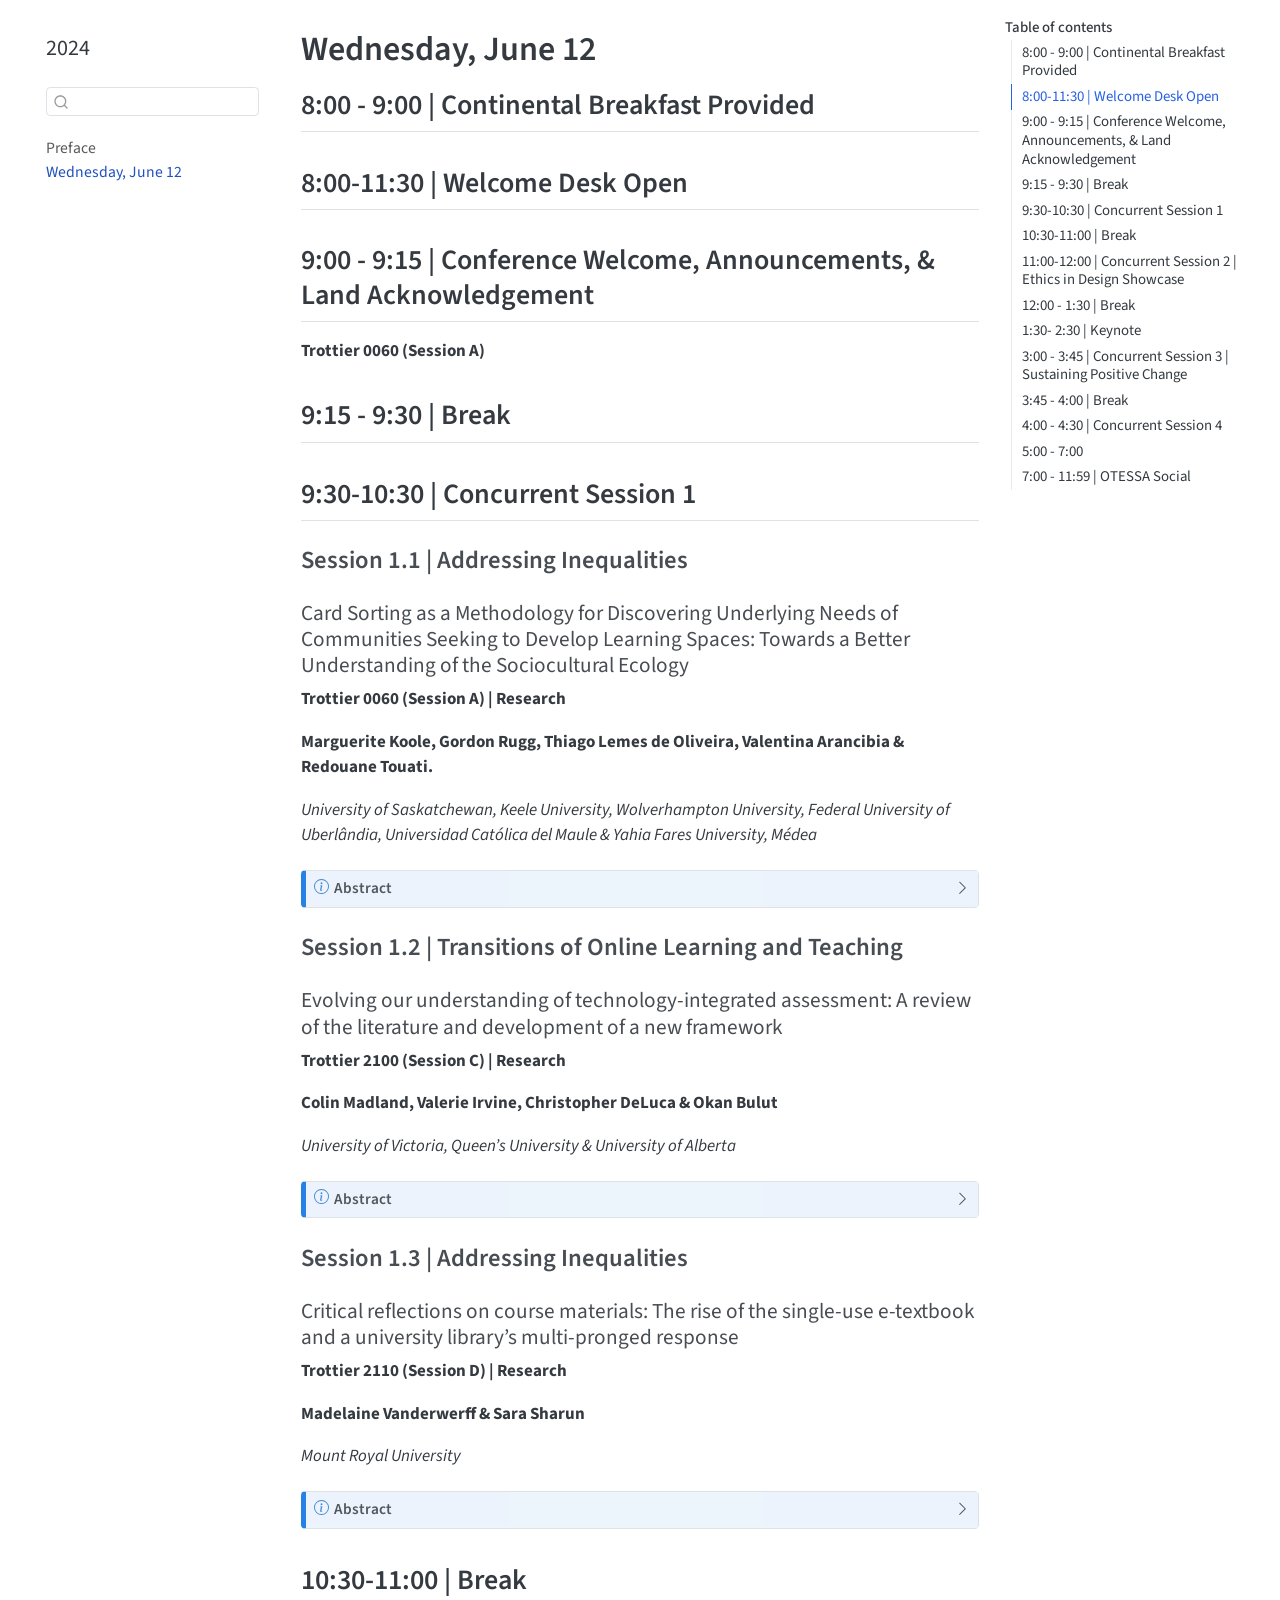
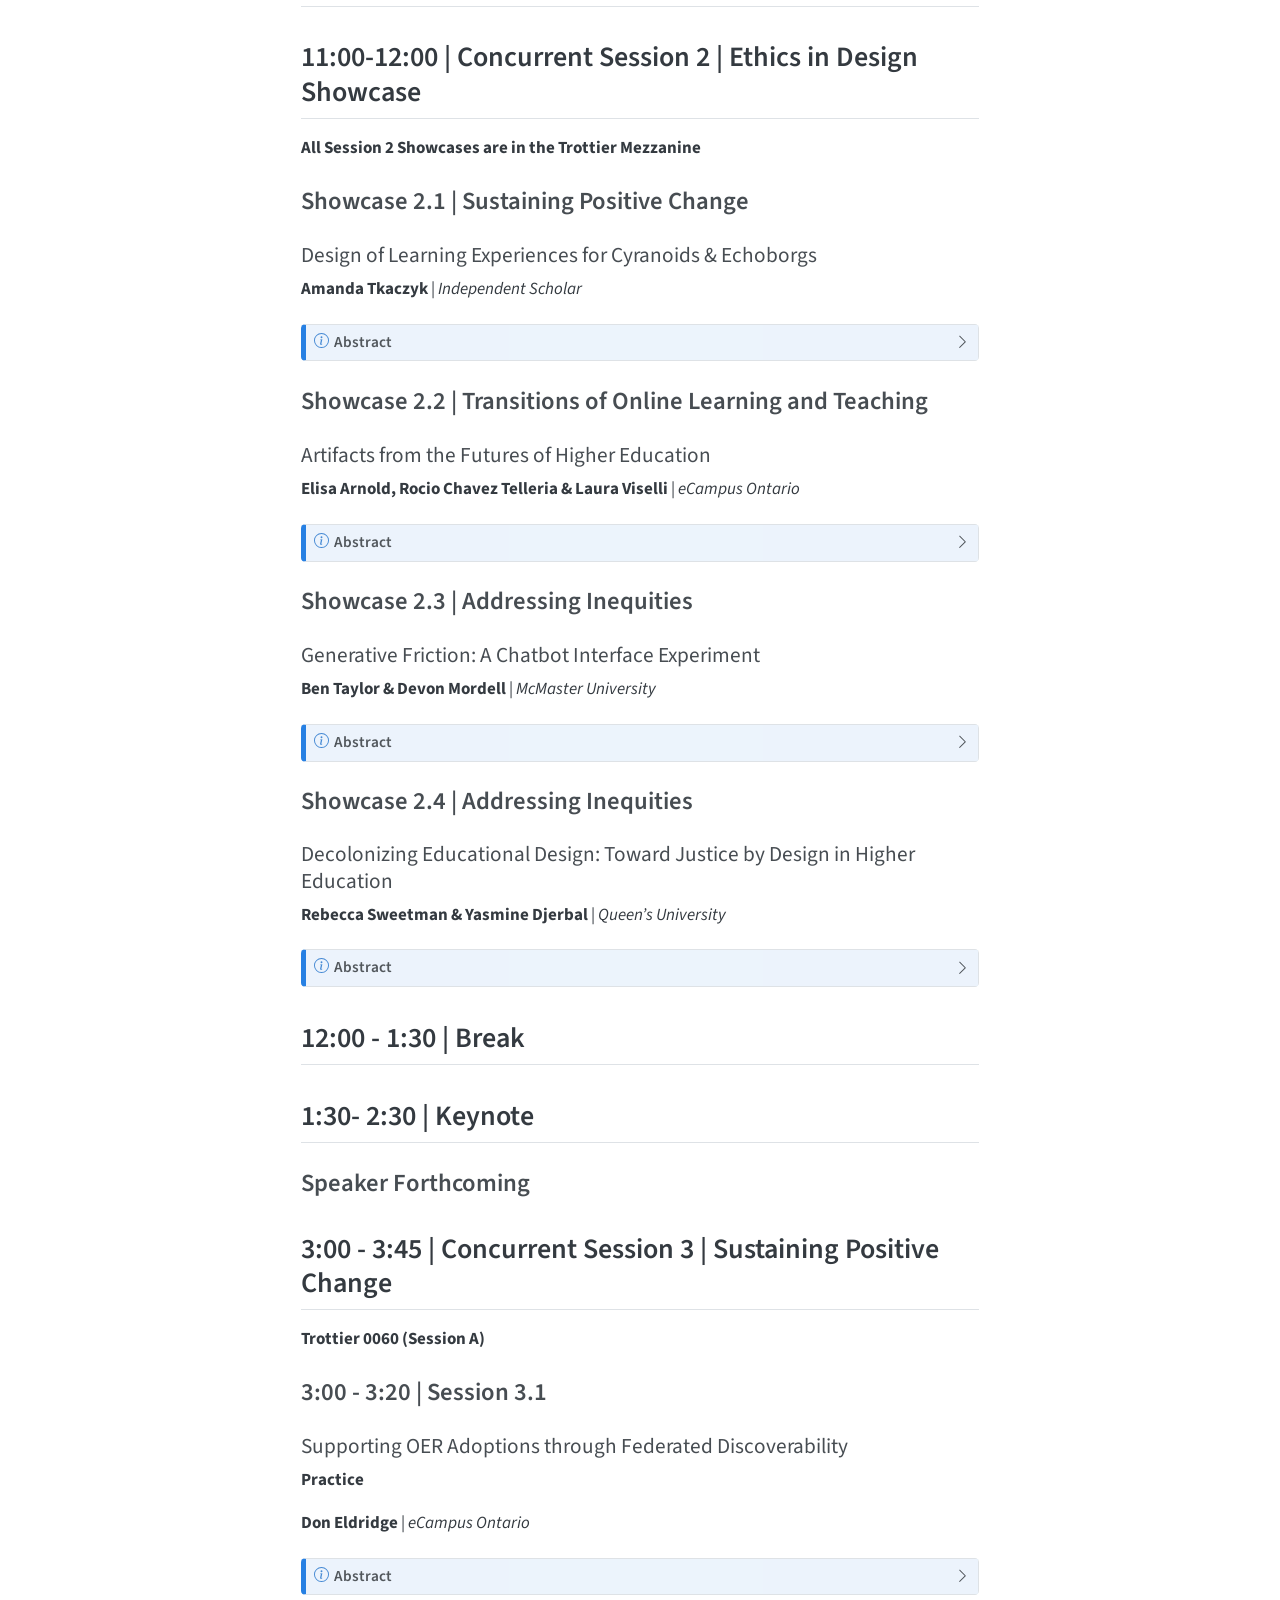
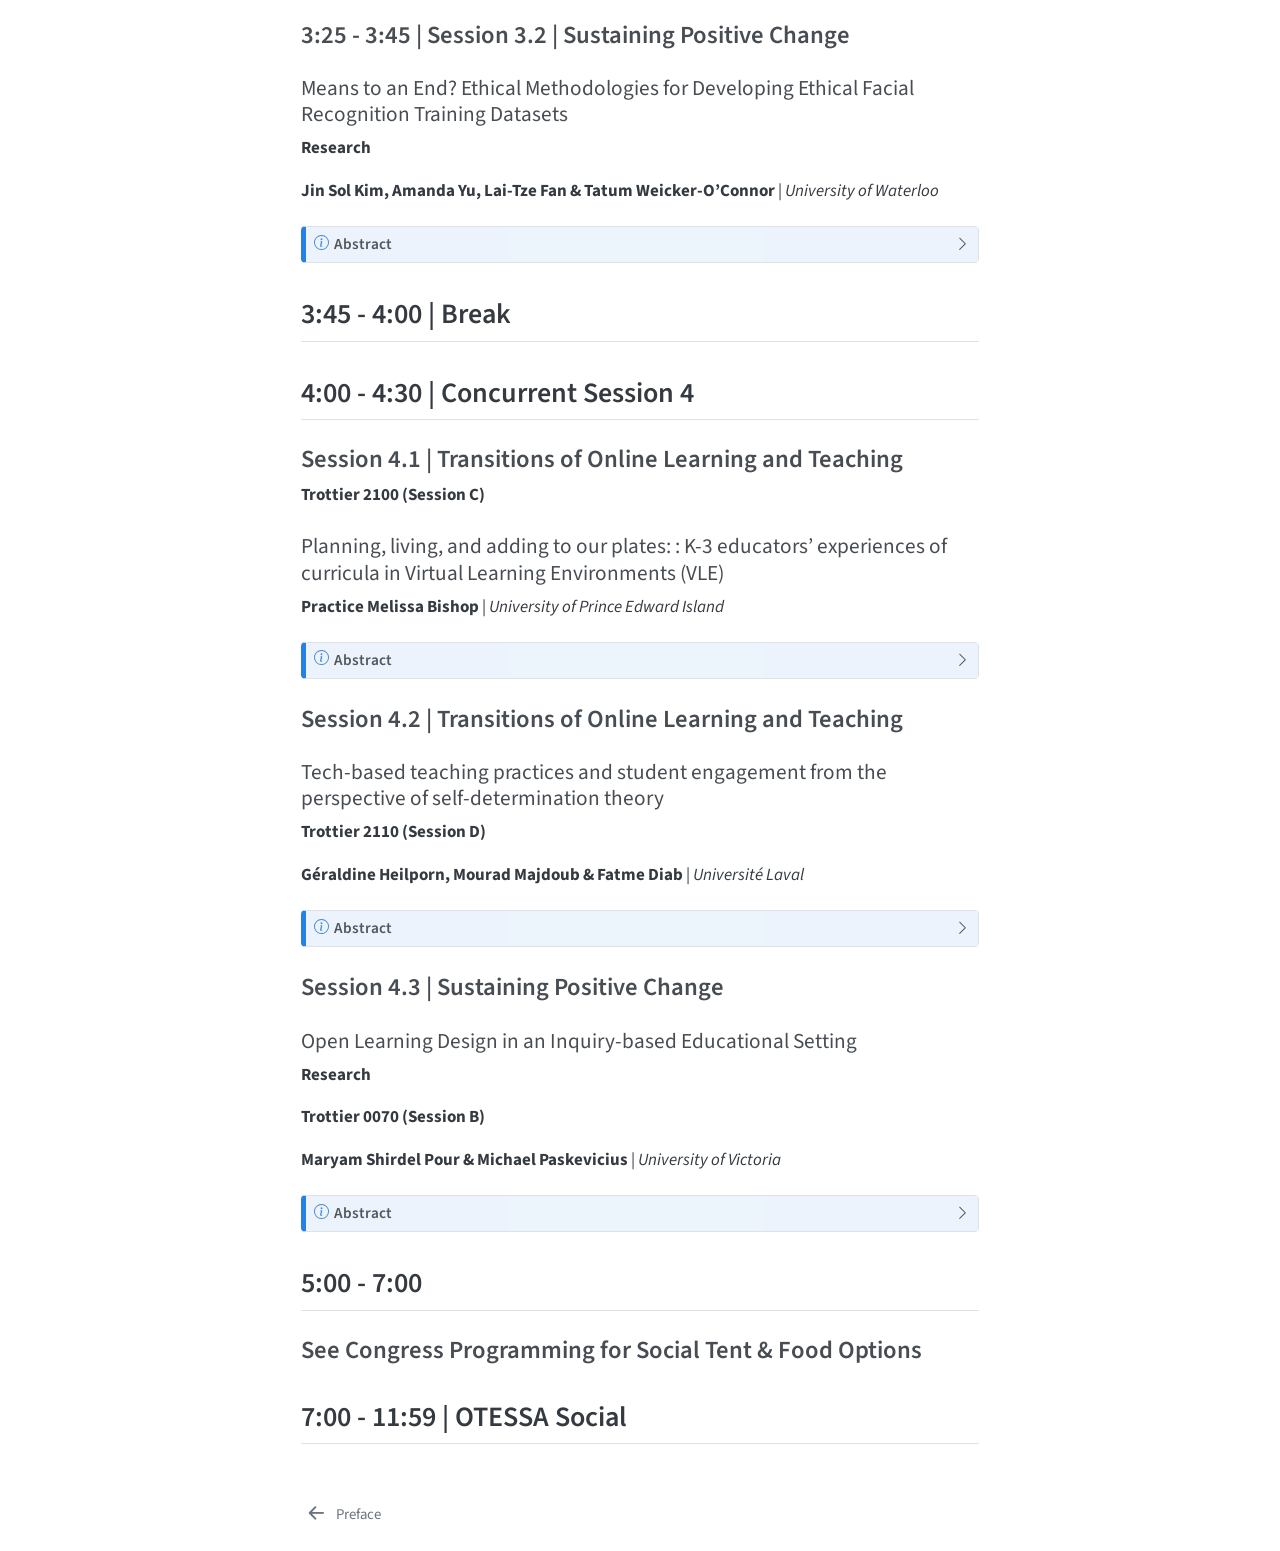
<file: _book/jun12.html>
<!DOCTYPE html>
<html xmlns="http://www.w3.org/1999/xhtml" lang="en" xml:lang="en"><head>

<meta charset="utf-8">
<meta name="generator" content="quarto-1.4.545">

<meta name="viewport" content="width=device-width, initial-scale=1.0, user-scalable=yes">


<title>2024 - Wednesday, June 12</title>
<style>
code{white-space: pre-wrap;}
span.smallcaps{font-variant: small-caps;}
div.columns{display: flex; gap: min(4vw, 1.5em);}
div.column{flex: auto; overflow-x: auto;}
div.hanging-indent{margin-left: 1.5em; text-indent: -1.5em;}
ul.task-list{list-style: none;}
ul.task-list li input[type="checkbox"] {
  width: 0.8em;
  margin: 0 0.8em 0.2em -1em; /* quarto-specific, see https://github.com/quarto-dev/quarto-cli/issues/4556 */ 
  vertical-align: middle;
}
</style>


<script src="site_libs/quarto-nav/quarto-nav.js"></script>
<script src="site_libs/quarto-nav/headroom.min.js"></script>
<script src="site_libs/clipboard/clipboard.min.js"></script>
<script src="site_libs/quarto-search/autocomplete.umd.js"></script>
<script src="site_libs/quarto-search/fuse.min.js"></script>
<script src="site_libs/quarto-search/quarto-search.js"></script>
<meta name="quarto:offset" content="./">
<link href="./index.html" rel="prev">
<script src="site_libs/quarto-html/quarto.js"></script>
<script src="site_libs/quarto-html/popper.min.js"></script>
<script src="site_libs/quarto-html/tippy.umd.min.js"></script>
<script src="site_libs/quarto-html/anchor.min.js"></script>
<link href="site_libs/quarto-html/tippy.css" rel="stylesheet">
<link href="site_libs/quarto-html/quarto-syntax-highlighting.css" rel="stylesheet" id="quarto-text-highlighting-styles">
<script src="site_libs/bootstrap/bootstrap.min.js"></script>
<link href="site_libs/bootstrap/bootstrap-icons.css" rel="stylesheet">
<link href="site_libs/bootstrap/bootstrap.min.css" rel="stylesheet" id="quarto-bootstrap" data-mode="light">
<script id="quarto-search-options" type="application/json">{
  "location": "sidebar",
  "copy-button": false,
  "collapse-after": 3,
  "panel-placement": "start",
  "type": "textbox",
  "limit": 50,
  "keyboard-shortcut": [
    "f",
    "/",
    "s"
  ],
  "show-item-context": false,
  "language": {
    "search-no-results-text": "No results",
    "search-matching-documents-text": "matching documents",
    "search-copy-link-title": "Copy link to search",
    "search-hide-matches-text": "Hide additional matches",
    "search-more-match-text": "more match in this document",
    "search-more-matches-text": "more matches in this document",
    "search-clear-button-title": "Clear",
    "search-text-placeholder": "",
    "search-detached-cancel-button-title": "Cancel",
    "search-submit-button-title": "Submit",
    "search-label": "Search"
  }
}</script>


</head>

<body class="nav-sidebar floating">

<div id="quarto-search-results"></div>
  <header id="quarto-header" class="headroom fixed-top">
  <nav class="quarto-secondary-nav">
    <div class="container-fluid d-flex">
      <button type="button" class="quarto-btn-toggle btn" data-bs-toggle="collapse" data-bs-target=".quarto-sidebar-collapse-item" aria-controls="quarto-sidebar" aria-expanded="false" aria-label="Toggle sidebar navigation" onclick="if (window.quartoToggleHeadroom) { window.quartoToggleHeadroom(); }">
        <i class="bi bi-layout-text-sidebar-reverse"></i>
      </button>
        <nav class="quarto-page-breadcrumbs" aria-label="breadcrumb"><ol class="breadcrumb"><li class="breadcrumb-item"><a href="./jun12.html">Wednesday, June 12</a></li></ol></nav>
        <a class="flex-grow-1" role="button" data-bs-toggle="collapse" data-bs-target=".quarto-sidebar-collapse-item" aria-controls="quarto-sidebar" aria-expanded="false" aria-label="Toggle sidebar navigation" onclick="if (window.quartoToggleHeadroom) { window.quartoToggleHeadroom(); }">      
        </a>
      <button type="button" class="btn quarto-search-button" aria-label="" onclick="window.quartoOpenSearch();">
        <i class="bi bi-search"></i>
      </button>
    </div>
  </nav>
</header>
<!-- content -->
<div id="quarto-content" class="quarto-container page-columns page-rows-contents page-layout-article">
<!-- sidebar -->
  <nav id="quarto-sidebar" class="sidebar collapse collapse-horizontal quarto-sidebar-collapse-item sidebar-navigation floating overflow-auto">
    <div class="pt-lg-2 mt-2 text-left sidebar-header">
    <div class="sidebar-title mb-0 py-0">
      <a href="./">2024</a> 
    </div>
      </div>
        <div class="mt-2 flex-shrink-0 align-items-center">
        <div class="sidebar-search">
        <div id="quarto-search" class="" title="Search"></div>
        </div>
        </div>
    <div class="sidebar-menu-container"> 
    <ul class="list-unstyled mt-1">
        <li class="sidebar-item">
  <div class="sidebar-item-container"> 
  <a href="./index.html" class="sidebar-item-text sidebar-link">
 <span class="menu-text">Preface</span></a>
  </div>
</li>
        <li class="sidebar-item">
  <div class="sidebar-item-container"> 
  <a href="./jun12.html" class="sidebar-item-text sidebar-link active">
 <span class="menu-text">Wednesday, June 12</span></a>
  </div>
</li>
    </ul>
    </div>
</nav>
<div id="quarto-sidebar-glass" class="quarto-sidebar-collapse-item" data-bs-toggle="collapse" data-bs-target=".quarto-sidebar-collapse-item"></div>
<!-- margin-sidebar -->
    <div id="quarto-margin-sidebar" class="sidebar margin-sidebar">
        <nav id="TOC" role="doc-toc" class="toc-active">
    <h2 id="toc-title">Table of contents</h2>
   
  <ul>
  <li><a href="#continental-breakfast-provided" id="toc-continental-breakfast-provided" class="nav-link active" data-scroll-target="#continental-breakfast-provided">8:00 - 9:00 | Continental Breakfast Provided</a></li>
  <li><a href="#welcome-desk-open" id="toc-welcome-desk-open" class="nav-link" data-scroll-target="#welcome-desk-open">8:00-11:30 | Welcome Desk Open</a></li>
  <li><a href="#conference-welcome-announcements-land-acknowledgement" id="toc-conference-welcome-announcements-land-acknowledgement" class="nav-link" data-scroll-target="#conference-welcome-announcements-land-acknowledgement">9:00 - 9:15 | Conference Welcome, Announcements, &amp; Land Acknowledgement</a></li>
  <li><a href="#break" id="toc-break" class="nav-link" data-scroll-target="#break">9:15 - 9:30 | Break</a></li>
  <li><a href="#concurrent-session-1" id="toc-concurrent-session-1" class="nav-link" data-scroll-target="#concurrent-session-1">9:30-10:30 | Concurrent Session 1</a>
  <ul class="collapse">
  <li><a href="#session-1.1-addressing-inequalities" id="toc-session-1.1-addressing-inequalities" class="nav-link" data-scroll-target="#session-1.1-addressing-inequalities">Session 1.1 | Addressing Inequalities</a></li>
  <li><a href="#session-1.2-transitions-of-online-learning-and-teaching" id="toc-session-1.2-transitions-of-online-learning-and-teaching" class="nav-link" data-scroll-target="#session-1.2-transitions-of-online-learning-and-teaching">Session 1.2 | Transitions of Online Learning and Teaching</a></li>
  <li><a href="#session-1.3-addressing-inequalities" id="toc-session-1.3-addressing-inequalities" class="nav-link" data-scroll-target="#session-1.3-addressing-inequalities">Session 1.3 | Addressing Inequalities</a></li>
  </ul></li>
  <li><a href="#break-1" id="toc-break-1" class="nav-link" data-scroll-target="#break-1">10:30-11:00 | Break</a></li>
  <li><a href="#concurrent-session-2-ethics-in-design-showcase" id="toc-concurrent-session-2-ethics-in-design-showcase" class="nav-link" data-scroll-target="#concurrent-session-2-ethics-in-design-showcase">11:00-12:00 | Concurrent Session 2 | Ethics in Design Showcase</a>
  <ul class="collapse">
  <li><a href="#showcase-2.1-sustaining-positive-change" id="toc-showcase-2.1-sustaining-positive-change" class="nav-link" data-scroll-target="#showcase-2.1-sustaining-positive-change">Showcase 2.1 | Sustaining Positive Change</a></li>
  <li><a href="#showcase-2.2-transitions-of-online-learning-and-teaching" id="toc-showcase-2.2-transitions-of-online-learning-and-teaching" class="nav-link" data-scroll-target="#showcase-2.2-transitions-of-online-learning-and-teaching">Showcase 2.2 | Transitions of Online Learning and Teaching</a></li>
  <li><a href="#showcase-2.3-addressing-inequities" id="toc-showcase-2.3-addressing-inequities" class="nav-link" data-scroll-target="#showcase-2.3-addressing-inequities">Showcase 2.3 | Addressing Inequities</a></li>
  <li><a href="#showcase-2.4-addressing-inequities" id="toc-showcase-2.4-addressing-inequities" class="nav-link" data-scroll-target="#showcase-2.4-addressing-inequities">Showcase 2.4 | Addressing Inequities</a></li>
  </ul></li>
  <li><a href="#break-2" id="toc-break-2" class="nav-link" data-scroll-target="#break-2">12:00 - 1:30 | Break</a></li>
  <li><a href="#keynote" id="toc-keynote" class="nav-link" data-scroll-target="#keynote">1:30- 2:30 | Keynote</a>
  <ul class="collapse">
  <li><a href="#speaker-forthcoming" id="toc-speaker-forthcoming" class="nav-link" data-scroll-target="#speaker-forthcoming">Speaker Forthcoming</a></li>
  </ul></li>
  <li><a href="#concurrent-session-3-sustaining-positive-change" id="toc-concurrent-session-3-sustaining-positive-change" class="nav-link" data-scroll-target="#concurrent-session-3-sustaining-positive-change">3:00 - 3:45 | Concurrent Session 3 | Sustaining Positive Change</a>
  <ul class="collapse">
  <li><a href="#session-3.1" id="toc-session-3.1" class="nav-link" data-scroll-target="#session-3.1">3:00 - 3:20 | Session 3.1</a></li>
  <li><a href="#session-3.2-sustaining-positive-change" id="toc-session-3.2-sustaining-positive-change" class="nav-link" data-scroll-target="#session-3.2-sustaining-positive-change">3:25 - 3:45 | Session 3.2 | Sustaining Positive Change</a></li>
  </ul></li>
  <li><a href="#break-3" id="toc-break-3" class="nav-link" data-scroll-target="#break-3">3:45 - 4:00 | Break</a></li>
  <li><a href="#concurrent-session-4" id="toc-concurrent-session-4" class="nav-link" data-scroll-target="#concurrent-session-4">4:00 - 4:30 | Concurrent Session 4</a>
  <ul class="collapse">
  <li><a href="#session-4.1-transitions-of-online-learning-and-teaching" id="toc-session-4.1-transitions-of-online-learning-and-teaching" class="nav-link" data-scroll-target="#session-4.1-transitions-of-online-learning-and-teaching">Session 4.1 | Transitions of Online Learning and Teaching</a></li>
  <li><a href="#session-4.2-transitions-of-online-learning-and-teaching" id="toc-session-4.2-transitions-of-online-learning-and-teaching" class="nav-link" data-scroll-target="#session-4.2-transitions-of-online-learning-and-teaching">Session 4.2 | Transitions of Online Learning and Teaching</a></li>
  <li><a href="#session-4.3-sustaining-positive-change" id="toc-session-4.3-sustaining-positive-change" class="nav-link" data-scroll-target="#session-4.3-sustaining-positive-change">Session 4.3 | Sustaining Positive Change</a></li>
  </ul></li>
  <li><a href="#section" id="toc-section" class="nav-link" data-scroll-target="#section">5:00 - 7:00</a>
  <ul class="collapse">
  <li><a href="#see-congress-programming-for-social-tent-food-options" id="toc-see-congress-programming-for-social-tent-food-options" class="nav-link" data-scroll-target="#see-congress-programming-for-social-tent-food-options">See Congress Programming for Social Tent &amp; Food Options</a></li>
  </ul></li>
  <li><a href="#otessa-social" id="toc-otessa-social" class="nav-link" data-scroll-target="#otessa-social">7:00 - 11:59 | OTESSA Social</a></li>
  </ul>
</nav>
    </div>
<!-- main -->
<main class="content" id="quarto-document-content">

<header id="title-block-header" class="quarto-title-block default">
<div class="quarto-title">
<h1 class="title">Wednesday, June 12</h1>
</div>



<div class="quarto-title-meta">

    
  
    
  </div>
  


</header>


<!--

> Join us at the #OTESSA24 Morning Radio Show Monday, Tuesday, Wednesday, May 29, 30, and 31 from 6:30 – 7:30 am (Eastern) at https://voiced.ca

-->
<section id="continental-breakfast-provided" class="level2 unnumbered">
<h2 class="unnumbered anchored" data-anchor-id="continental-breakfast-provided">8:00 - 9:00 | Continental Breakfast Provided</h2>
</section>
<section id="welcome-desk-open" class="level2">
<h2 class="anchored" data-anchor-id="welcome-desk-open">8:00-11:30 | Welcome Desk Open</h2>
</section>
<section id="conference-welcome-announcements-land-acknowledgement" class="level2">
<h2 class="anchored" data-anchor-id="conference-welcome-announcements-land-acknowledgement">9:00 - 9:15 | Conference Welcome, Announcements, &amp; Land Acknowledgement</h2>
<p><strong>Trottier 0060 (Session A)</strong></p>
</section>
<section id="break" class="level2">
<h2 class="anchored" data-anchor-id="break">9:15 - 9:30 | Break</h2>
</section>
<section id="concurrent-session-1" class="level2">
<h2 class="anchored" data-anchor-id="concurrent-session-1">9:30-10:30 | Concurrent Session 1</h2>
<section id="session-1.1-addressing-inequalities" class="level3">
<h3 class="anchored" data-anchor-id="session-1.1-addressing-inequalities">Session 1.1 | Addressing Inequalities</h3>
<section id="card-sorting-as-a-methodology-for-discovering-underlying-needs-of-communities-seeking-to-develop-learning-spaces-towards-a-better-understanding-of-the-sociocultural-ecology" class="level4">
<h4 class="anchored" data-anchor-id="card-sorting-as-a-methodology-for-discovering-underlying-needs-of-communities-seeking-to-develop-learning-spaces-towards-a-better-understanding-of-the-sociocultural-ecology">Card Sorting as a Methodology for Discovering Underlying Needs of Communities Seeking to Develop Learning Spaces: Towards a Better Understanding of the Sociocultural Ecology</h4>
<p><strong>Trottier 0060 (Session A) | Research</strong></p>
<p><strong>Marguerite Koole, Gordon Rugg, Thiago Lemes de Oliveira, Valentina Arancibia &amp; Redouane Touati.</strong></p>
<p><em>University of Saskatchewan, Keele University, Wolverhampton University, Federal University of Uberlândia, Universidad Católica del Maule &amp; Yahia Fares University, Médea</em></p>
<div class="callout callout-style-default callout-note callout-titled">
<div class="callout-header d-flex align-content-center" data-bs-toggle="collapse" data-bs-target=".callout-1-contents" aria-controls="callout-1" aria-expanded="false" aria-label="Toggle callout">
<div class="callout-icon-container">
<i class="callout-icon"></i>
</div>
<div class="callout-title-container flex-fill">
Abstract
</div>
<div class="callout-btn-toggle d-inline-block border-0 py-1 ps-1 pe-0 float-end"><i class="callout-toggle"></i></div>
</div>
<div id="callout-1" class="callout-1-contents callout-collapse collapse">
<div class="callout-body-container callout-body">
<p>In this paper, we focus on a knowledge elicitation method called single-criterion card sorting. To begin, we will provide a background two of the communities with whom we have been working: a Deaf and Hard of Hearing community in Canada and a community in Algeria. After briefly describing the context of the project, we will provide a description of, rationale for, and challenges with card sorting as a preliminary method. Next, we will explain the card-sorting procedures, present the preliminary data, and explain the analysis procedures. Although there are many kinds of card sorting, we will guide participants through a hands-on exercise using single-criterion card sorting (using both digital and in person techniques). Participants will learn about text-based, image-based, and object-based options, when to use card sorting, how to collect data, and how to analyse card sorting data through visual-numeric ‘heat maps’ (co-occurrence matrices). We can share a free Java-based software tool for generating heat maps.</p>
<p>Put simply, the paper provides a discussion of the data and how the data will guide the selection of subsequent knowledge modelling methods that will guide further analysis and hopefully help to gain a better, in-depth understanding of the communities’ needs and aspirations that may otherwise remain hidden beneath social, cultural, and linguistic barriers. With careful selection of knowledge modelling methods, we hope to help limit bias and the perpetuation of English and Western ways of doing and knowing. Meaningful consultation and collaboration can help to ensure that the communities’ interests remain at the heart of the project(s) and reduce Western (‘outsider’) control of research, analysis, and development.</p>
</div>
</div>
</div>
</section>
</section>
<section id="session-1.2-transitions-of-online-learning-and-teaching" class="level3">
<h3 class="anchored" data-anchor-id="session-1.2-transitions-of-online-learning-and-teaching">Session 1.2 | Transitions of Online Learning and Teaching</h3>
<section id="evolving-our-understanding-of-technology-integrated-assessment-a-review-of-the-literature-and-development-of-a-new-framework" class="level4">
<h4 class="anchored" data-anchor-id="evolving-our-understanding-of-technology-integrated-assessment-a-review-of-the-literature-and-development-of-a-new-framework">Evolving our understanding of technology-integrated assessment: A review of the literature and development of a new framework</h4>
<p><strong>Trottier 2100 (Session C) | Research</strong></p>
<p><strong>Colin Madland, Valerie Irvine, Christopher DeLuca &amp; Okan Bulut</strong></p>
<p><em>University of Victoria, Queen’s University &amp; University of Alberta</em></p>
<div class="callout callout-style-default callout-note callout-titled">
<div class="callout-header d-flex align-content-center" data-bs-toggle="collapse" data-bs-target=".callout-2-contents" aria-controls="callout-2" aria-expanded="false" aria-label="Toggle callout">
<div class="callout-icon-container">
<i class="callout-icon"></i>
</div>
<div class="callout-title-container flex-fill">
Abstract
</div>
<div class="callout-btn-toggle d-inline-block border-0 py-1 ps-1 pe-0 float-end"><i class="callout-toggle"></i></div>
</div>
<div id="callout-2" class="callout-2-contents callout-collapse collapse">
<div class="callout-body-container callout-body">
<p>In this paper, we review the literature on technology in assessment in higher education and compare how the literature aligns with the Assessment in a Digital World framework (Bearman et al., 2022). We found themes in the literature that were not present in the framework (e.g., academic integrity and faculty workload) and constructs in the framework not evident in the literature (e.g., future self and future activities). Additionally, we consider other gaps in both the framework and the literature evident in day-to-day practices and government legislation or mandates, such as considering legal or ethical aspects of duty of care and the integration of Indigenous worldviews. We then developed the Technology-Integrated Assessment Framework to help instructors and administrators consider a broader range of constructs when planning assessment strategies in technology-integrated learning environments and to serve as a basis for further investigation into how the different constructs within the framework contribute to how we design, implement, and teach about assessment in digital learning environments today. We present an introduction of this technology-integrated assessment framework, invite feedback from the OTESSA community, and discuss future research goals and opportunities.</p>
</div>
</div>
</div>
</section>
</section>
<section id="session-1.3-addressing-inequalities" class="level3">
<h3 class="anchored" data-anchor-id="session-1.3-addressing-inequalities">Session 1.3 | Addressing Inequalities</h3>
<section id="critical-reflections-on-course-materials-the-rise-of-the-single-use-e-textbook-and-a-university-librarys-multi-pronged-response" class="level4">
<h4 class="anchored" data-anchor-id="critical-reflections-on-course-materials-the-rise-of-the-single-use-e-textbook-and-a-university-librarys-multi-pronged-response">Critical reflections on course materials: The rise of the single-use e-textbook and a university library’s multi-pronged response</h4>
<p><strong>Trottier 2110 (Session D) | Research</strong></p>
<p><strong>Madelaine Vanderwerff &amp; Sara Sharun</strong></p>
<p><em>Mount Royal University</em></p>
<div class="callout callout-style-default callout-note callout-titled">
<div class="callout-header d-flex align-content-center" data-bs-toggle="collapse" data-bs-target=".callout-3-contents" aria-controls="callout-3" aria-expanded="false" aria-label="Toggle callout">
<div class="callout-icon-container">
<i class="callout-icon"></i>
</div>
<div class="callout-title-container flex-fill">
Abstract
</div>
<div class="callout-btn-toggle d-inline-block border-0 py-1 ps-1 pe-0 float-end"><i class="callout-toggle"></i></div>
</div>
<div id="callout-3" class="callout-3-contents callout-collapse collapse">
<div class="callout-body-container callout-body">
<p>A recent shift by higher education publishers from print to digital content has led to an increase in course instructors adopting digital textbooks and courseware that are rented or sold directly to students. These digital courseware systems are attractive for a number of reasons: they are customizable, contain integrated value-added features, and are often marketed as inclusive, accessible, and cost-saving. However, there is debate about the impact of these tools on student learning and success, and about the challenges they create for learners, including restricting, controlling, and monitoring access and use. Our library has undertaken a number of distinct but related initiatives to support faculty in transitioning away from commercial textbooks in their courses. In this session, we will share a number of initiatives that invite faculty to critically reflect on course material selection, raise awareness about the challenges of commercial textbooks, and offer support for transitioning to OER, freely available, or library-licensed materials in their courses. This session will share findings from our research and collaboration with stakeholders on campus.<br>
Participants will be invited to share their experiences and discuss the potential long-term impacts of, and responses to, the commercialization and commodification of learning materials on their campuses.</p>
</div>
</div>
</div>
</section>
</section>
</section>
<section id="break-1" class="level2">
<h2 class="anchored" data-anchor-id="break-1">10:30-11:00 | Break</h2>
</section>
<section id="concurrent-session-2-ethics-in-design-showcase" class="level2">
<h2 class="anchored" data-anchor-id="concurrent-session-2-ethics-in-design-showcase">11:00-12:00 | Concurrent Session 2 | Ethics in Design Showcase</h2>
<p><strong>All Session 2 Showcases are in the Trottier Mezzanine</strong></p>
<section id="showcase-2.1-sustaining-positive-change" class="level3">
<h3 class="anchored" data-anchor-id="showcase-2.1-sustaining-positive-change">Showcase 2.1 | Sustaining Positive Change</h3>
<section id="design-of-learning-experiences-for-cyranoids-echoborgs" class="level4">
<h4 class="anchored" data-anchor-id="design-of-learning-experiences-for-cyranoids-echoborgs">Design of Learning Experiences for Cyranoids &amp; Echoborgs</h4>
<p><strong>Amanda Tkaczyk</strong> | <em>Independent Scholar</em></p>
<div class="callout callout-style-default callout-note callout-titled">
<div class="callout-header d-flex align-content-center" data-bs-toggle="collapse" data-bs-target=".callout-4-contents" aria-controls="callout-4" aria-expanded="false" aria-label="Toggle callout">
<div class="callout-icon-container">
<i class="callout-icon"></i>
</div>
<div class="callout-title-container flex-fill">
Abstract
</div>
<div class="callout-btn-toggle d-inline-block border-0 py-1 ps-1 pe-0 float-end"><i class="callout-toggle"></i></div>
</div>
<div id="callout-4" class="callout-4-contents callout-collapse collapse">
<div class="callout-body-container callout-body">
<p>Cyranoids are individuals whose communication is determined by another person in real time (Milgram S., 1992). Echoborgs, a subset of Cyranoids, are individuals whose communication is determined by artificial intelligent agents (Corti, K., &amp; Gillespie, A., 2015). With the widespread adoption of generative artificial intelligence tools that will enable the next generation of Echoborgs with highly sophisticated tools to mediate their human-to-human interactions, we are thrilled to explore the design of educational experiences for Cyranoid and Echborg learners. This project will include instructional materials and tools to support the learning and professional development of Echoborgs in your classroom, community, and workplaces. Online attendees can review materials and interact with chatbots. In-person attendees will have the opportunity to engage with a kiosk of learning materials and practice their interactions with a live Echborg learner. This critical design project will present an exploration of how the future of education might adapt in response to AI-augmented &amp; AI-dependent learners. We will explore themes of technology adoption, responsibility, ethics, equity, and care in this speculative educational design project.</p>
</div>
</div>
</div>
</section>
</section>
<section id="showcase-2.2-transitions-of-online-learning-and-teaching" class="level3">
<h3 class="anchored" data-anchor-id="showcase-2.2-transitions-of-online-learning-and-teaching">Showcase 2.2 | Transitions of Online Learning and Teaching</h3>
<section id="artifacts-from-the-futures-of-higher-education" class="level4">
<h4 class="anchored" data-anchor-id="artifacts-from-the-futures-of-higher-education">Artifacts from the Futures of Higher Education</h4>
<p><strong>Elisa Arnold, Rocio Chavez Telleria &amp; Laura Viselli</strong> | <em>eCampus Ontario</em></p>
<div class="callout callout-style-default callout-note callout-titled">
<div class="callout-header d-flex align-content-center" data-bs-toggle="collapse" data-bs-target=".callout-5-contents" aria-controls="callout-5" aria-expanded="false" aria-label="Toggle callout">
<div class="callout-icon-container">
<i class="callout-icon"></i>
</div>
<div class="callout-title-container flex-fill">
Abstract
</div>
<div class="callout-btn-toggle d-inline-block border-0 py-1 ps-1 pe-0 float-end"><i class="callout-toggle"></i></div>
</div>
<div id="callout-5" class="callout-5-contents callout-collapse collapse">
<div class="callout-body-container callout-body">
<p>How we think about the future informs the decisions we make today; however, it is sometimes difficult to imagine what the future might look like. Foresight is a discipline and methodology that helps us think systematically about possible ways the future might play out and expands the solution space. Experiential futures, a subset of foresight methodology, is way to consider different possible futures by interacting with imagined objects or environments of the future and develops capacity for futures thinking.</p>
<p>The Research and Foresight team at eCampusOntario has created four artifacts, grounded in foresight methodology, capturing different ways one can think about technology in higher education. These artifacts are based on the team’s foresight trend research and explore possible future roles of technology. To facilitate the discussion and support analysis, we will use a foresight informed discussion toolkit developed by our team. This workshop will introduce attendees to the methodology of experiential futures to advance their capacity for futures thinking.</p>
</div>
</div>
</div>
</section>
</section>
<section id="showcase-2.3-addressing-inequities" class="level3">
<h3 class="anchored" data-anchor-id="showcase-2.3-addressing-inequities">Showcase 2.3 | Addressing Inequities</h3>
<section id="generative-friction-a-chatbot-interface-experiment" class="level4">
<h4 class="anchored" data-anchor-id="generative-friction-a-chatbot-interface-experiment">Generative Friction: A Chatbot Interface Experiment</h4>
<p><strong>Ben Taylor &amp; Devon Mordell</strong> | <em>McMaster University</em></p>
<div class="callout callout-style-default callout-note callout-titled">
<div class="callout-header d-flex align-content-center" data-bs-toggle="collapse" data-bs-target=".callout-6-contents" aria-controls="callout-6" aria-expanded="false" aria-label="Toggle callout">
<div class="callout-icon-container">
<i class="callout-icon"></i>
</div>
<div class="callout-title-container flex-fill">
Abstract
</div>
<div class="callout-btn-toggle d-inline-block border-0 py-1 ps-1 pe-0 float-end"><i class="callout-toggle"></i></div>
</div>
<div id="callout-6" class="callout-6-contents callout-collapse collapse">
<div class="callout-body-container callout-body">
<p>Faced with the rapid adoption of generative artificial intelligence (GAI) in everyday life, educators are working to envision the role of this technology and routinely navigating its ethical use. Although the broader social, cultural, and environmental costs of the technology are well-documented, they are normally obscured by digital user interface experiences that “just work.” The practice-based design exhibit we are proposing is a GAI chatbot application that intentionally disrupts the user interface with details about the effects of each text input and output beyond the surface of the computer screen. Drawing on critical interface analyses, speculative design methods, and an interrogation of dark design patterns, we will attempt to make visible the past and potential future effects of GAI, including resource consumption, exploitative labour practices, perpetuation of biases, and an increase in economic divides. During this session, we will demo the application and then allow for full audience engagement with the exhibit as we speak to the documentation of our design process. Our intention is to introduce a thoughtful and generative friction into the chat interaction, reclaiming so-called malicious techniques (e.g., distraction, interruption, obfuscation, and shock) to playful and socially productive ends.</p>
</div>
</div>
</div>
</section>
</section>
<section id="showcase-2.4-addressing-inequities" class="level3">
<h3 class="anchored" data-anchor-id="showcase-2.4-addressing-inequities">Showcase 2.4 | Addressing Inequities</h3>
<section id="decolonizing-educational-design-toward-justice-by-design-in-higher-education" class="level4">
<h4 class="anchored" data-anchor-id="decolonizing-educational-design-toward-justice-by-design-in-higher-education">Decolonizing Educational Design: Toward Justice by Design in Higher Education</h4>
<p><strong>Rebecca Sweetman &amp; Yasmine Djerbal</strong> | <em>Queen’s University</em></p>
<div class="callout callout-style-default callout-note callout-titled">
<div class="callout-header d-flex align-content-center" data-bs-toggle="collapse" data-bs-target=".callout-7-contents" aria-controls="callout-7" aria-expanded="false" aria-label="Toggle callout">
<div class="callout-icon-container">
<i class="callout-icon"></i>
</div>
<div class="callout-title-container flex-fill">
Abstract
</div>
<div class="callout-btn-toggle d-inline-block border-0 py-1 ps-1 pe-0 float-end"><i class="callout-toggle"></i></div>
</div>
<div id="callout-7" class="callout-7-contents callout-collapse collapse">
<div class="callout-body-container callout-body">
<p>As institutions commit to strategic initiatives for justice in higher education, this session shares practical ways to walk the decolonial talk in the design of education. Delving into critical design as a transformative tool and pedagogy, we seek to shift how storytellers in higher education craft their narratives. This presentation confronts how we, practically, design an equitable future of learning, including the applied skills required to recognize and challenge our normative biases and design assumptions, and transform our day-to-day work in educational design.<br>
Examining how to mitigate curricular harms and consider the ethics of educational technologies, we introduce a justice by design framework that strategically dismantles oppressive, racist, and colonial epistemologies that unconsciously make their way into course design. Through this presentation, we practice design justice principles and share an open professional training curriculum called “<a href="https://rise.articulate.com/share/7H76Ehaxu_DYM4OM2Uzav_5TAXRUvywR">Activist Design in Educational Multimedia</a>” as an opportunity for intervention. The curriculum employs theoretical and practical techniques to develop the competencies and confidence of educational design professionals to apply an anti-oppressive lens in their work.  This session presents a multifaceted, practical, and principled approach to critical design that can be integrated across roles, disciplines, and hierarchies to re-story the process and outcomes of educational design.</p>
</div>
</div>
</div>
</section>
</section>
</section>
<section id="break-2" class="level2">
<h2 class="anchored" data-anchor-id="break-2">12:00 - 1:30 | Break</h2>
</section>
<section id="keynote" class="level2">
<h2 class="anchored" data-anchor-id="keynote">1:30- 2:30 | Keynote</h2>
<section id="speaker-forthcoming" class="level3">
<h3 class="anchored" data-anchor-id="speaker-forthcoming">Speaker Forthcoming</h3>
</section>
</section>
<section id="concurrent-session-3-sustaining-positive-change" class="level2">
<h2 class="anchored" data-anchor-id="concurrent-session-3-sustaining-positive-change">3:00 - 3:45 | Concurrent Session 3 | Sustaining Positive Change</h2>
<p><strong>Trottier 0060 (Session A)</strong></p>
<section id="session-3.1" class="level3">
<h3 class="anchored" data-anchor-id="session-3.1">3:00 - 3:20 | Session 3.1</h3>
<section id="supporting-oer-adoptions-through-federated-discoverability" class="level4">
<h4 class="anchored" data-anchor-id="supporting-oer-adoptions-through-federated-discoverability">Supporting OER Adoptions through Federated Discoverability</h4>
<p><strong>Practice</strong></p>
<p><strong>Don Eldridge</strong> | <em>eCampus Ontario</em></p>
<div class="callout callout-style-default callout-note callout-titled">
<div class="callout-header d-flex align-content-center" data-bs-toggle="collapse" data-bs-target=".callout-8-contents" aria-controls="callout-8" aria-expanded="false" aria-label="Toggle callout">
<div class="callout-icon-container">
<i class="callout-icon"></i>
</div>
<div class="callout-title-container flex-fill">
Abstract
</div>
<div class="callout-btn-toggle d-inline-block border-0 py-1 ps-1 pe-0 float-end"><i class="callout-toggle"></i></div>
</div>
<div id="callout-8" class="callout-8-contents callout-collapse collapse">
<div class="callout-body-container callout-body">
<p>A key aspect of supporting OER adoption remains OER discoverability, which is commonly reported as a barrier to OER adoption as part of finding relevant resources and the time required to adopt (Belikov, &amp; Bodily, 2016; Lantrip &amp; Ray, 2021). This open data initiative includes the development of a metadata schema with crosswalks, technical configurations using Open Archives Initiative Protocol for Metadata Harvesting, and a collaborative pilot project to test and implement the technical solution. At the time of this proposal submission, the initiative is federating out the library metadata records to 24 post-secondary institutions. Lessons learned include working with consortiums and shared technology services, evaluating the value of federation for a wide range of post-secondary institutions, and the impact for future collaborations.</p>
</div>
</div>
</div>
</section>
</section>
<section id="session-3.2-sustaining-positive-change" class="level3">
<h3 class="anchored" data-anchor-id="session-3.2-sustaining-positive-change">3:25 - 3:45 | Session 3.2 | Sustaining Positive Change</h3>
<section id="means-to-an-end-ethical-methodologies-for-developing-ethical-facial-recognition-training-datasets" class="level4">
<h4 class="anchored" data-anchor-id="means-to-an-end-ethical-methodologies-for-developing-ethical-facial-recognition-training-datasets">Means to an End? Ethical Methodologies for Developing Ethical Facial Recognition Training Datasets</h4>
<p><strong>Research</strong></p>
<p><strong>Jin Sol Kim, Amanda Yu, Lai-Tze Fan &amp; Tatum Weicker-O’Connor</strong> | <em>University of Waterloo</em></p>
<div class="callout callout-style-default callout-note callout-titled">
<div class="callout-header d-flex align-content-center" data-bs-toggle="collapse" data-bs-target=".callout-9-contents" aria-controls="callout-9" aria-expanded="false" aria-label="Toggle callout">
<div class="callout-icon-container">
<i class="callout-icon"></i>
</div>
<div class="callout-title-container flex-fill">
Abstract
</div>
<div class="callout-btn-toggle d-inline-block border-0 py-1 ps-1 pe-0 float-end"><i class="callout-toggle"></i></div>
</div>
<div id="callout-9" class="callout-9-contents callout-collapse collapse">
<div class="callout-body-container callout-body">
<p>In January of 2020, The New York Times published a report on the implications of Clearview AI’s facial recognition system in law enforcement. However, unlike other discussions of facial recognition in this field, which focus on the consequences of racial biases within the system, this report revealed the problematic methodology behind the development of Clearview AI’s robust training dataset, calling for an examination of ethics in the very process of creating ethical tech. Clearview AI has since been banned in countries including Canada for scraping over three billion photos from social media platforms, breaching privacy laws surrounding consent for use of personal data. Yet the challenge remains: how can we create a fair and robust training dataset for facial recognition algorithms given the resource-intensive nature of the task as well as complications such as the limitations of data privacy? How can we ensure that the means of creating ethical facial recognition technologies mirror its ends? With current rapid developments in generative AI, synthetic training datasets have newly emerged as a promising player in the field of facial recognition technologies. Training datasets such as Digi-Face 1M that are entirely composed of generated images seem to waive the need for ethical considerations altogether by skirting the use of human subjects. Nevertheless, insofar as the application of these tools affect human lives, we must question whether this new method of dataset development is truly free from ethical concerns.</p>
</div>
</div>
</div>
</section>
</section>
</section>
<section id="break-3" class="level2">
<h2 class="anchored" data-anchor-id="break-3">3:45 - 4:00 | Break</h2>
</section>
<section id="concurrent-session-4" class="level2">
<h2 class="anchored" data-anchor-id="concurrent-session-4">4:00 - 4:30 | Concurrent Session 4</h2>
<section id="session-4.1-transitions-of-online-learning-and-teaching" class="level3">
<h3 class="anchored" data-anchor-id="session-4.1-transitions-of-online-learning-and-teaching">Session 4.1 | Transitions of Online Learning and Teaching</h3>
<p><strong>Trottier 2100 (Session C)</strong></p>
<section id="planning-living-and-adding-to-our-plates-k-3-educators-experiences-of-curricula-in-virtual-learning-environments-vle" class="level4">
<h4 class="anchored" data-anchor-id="planning-living-and-adding-to-our-plates-k-3-educators-experiences-of-curricula-in-virtual-learning-environments-vle">Planning, living, and adding to our plates: : K-3 educators’ experiences of curricula in Virtual Learning Environments (VLE)</h4>
<p><strong>Practice</strong> <strong>Melissa Bishop</strong> | <em>University of Prince Edward Island</em></p>
<div class="callout callout-style-default callout-note callout-titled">
<div class="callout-header d-flex align-content-center" data-bs-toggle="collapse" data-bs-target=".callout-10-contents" aria-controls="callout-10" aria-expanded="false" aria-label="Toggle callout">
<div class="callout-icon-container">
<i class="callout-icon"></i>
</div>
<div class="callout-title-container flex-fill">
Abstract
</div>
<div class="callout-btn-toggle d-inline-block border-0 py-1 ps-1 pe-0 float-end"><i class="callout-toggle"></i></div>
</div>
<div id="callout-10" class="callout-10-contents callout-collapse collapse">
<div class="callout-body-container callout-body">
<p>Virtual Learning Environments (VLE) have interested scholars since the late 20th century, with much of the research focusing on secondary and post-secondary instructors and learners (Brown, 2010; Dabbagh, 2007; Fuchs, 2014; Plump &amp; LaRosa, 2017; Proserpio &amp; Gioia, 2007). With the onset of VLEs in elementary education due to the COVID-19 pandemic and the continuation of synchronous virtual learning thereafter, VLEs have become commonplace in K-3 contexts across Ontario. Yet, as we contend with the ubiquitous nature of technology in early elementary, a paucity of literature exists regarding teachers’ and Early Childhood Educators’ (ECE) experiences of planned and lived curricula (Muldong et al., 2021; Aperribai et al., 2020; Ferdig et al., 2020) in VLEs. Starting from standpoint epistemologies (Au, 2012; Harding, 1991; Haraway, 2003), reflecting on five narrative interviews, and employing a narrative analysis of field texts (Clandinin, 2006; Clandinin &amp; Connelly, 1988, 1996, 2000), we unearthed six narrative threads: time, parent communication, relationship building, classroom community, engagement and teacher presence, and technological challenges. These six threads suggested how ECEs and teachers navigated the entanglements of planned and lived curricular experiences in VLEs. Further, the five threads exposed critical elements to be considered in future VLE policy and curricular reform in the K-3 context.</p>
</div>
</div>
</div>
</section>
</section>
<section id="session-4.2-transitions-of-online-learning-and-teaching" class="level3">
<h3 class="anchored" data-anchor-id="session-4.2-transitions-of-online-learning-and-teaching">Session 4.2 | Transitions of Online Learning and Teaching</h3>
<section id="tech-based-teaching-practices-and-student-engagement-from-the-perspective-of-self-determination-theory" class="level4">
<h4 class="anchored" data-anchor-id="tech-based-teaching-practices-and-student-engagement-from-the-perspective-of-self-determination-theory">Tech-based teaching practices and student engagement from the perspective of self-determination theory</h4>
<p><strong>Trottier 2110 (Session D)</strong></p>
<p><strong>Géraldine Heilporn, Mourad Majdoub &amp; Fatme Diab</strong> | <em>Université Laval</em></p>
<div class="callout callout-style-default callout-note callout-titled">
<div class="callout-header d-flex align-content-center" data-bs-toggle="collapse" data-bs-target=".callout-11-contents" aria-controls="callout-11" aria-expanded="false" aria-label="Toggle callout">
<div class="callout-icon-container">
<i class="callout-icon"></i>
</div>
<div class="callout-title-container flex-fill">
Abstract
</div>
<div class="callout-btn-toggle d-inline-block border-0 py-1 ps-1 pe-0 float-end"><i class="callout-toggle"></i></div>
</div>
<div id="callout-11" class="callout-11-contents callout-collapse collapse">
<div class="callout-body-container callout-body">
<p>Teachers can enhance inclusion and provide personalized learning experiences for students by utilizing digital tools and prioritizing inclusive teaching methods (Kim et al., 2019). However, Cabellos et al.&nbsp;(2023) have argued that digital resources were used more to transmit information than to engage students in their learning. The widespread and necessary use of ICT has not served to make learning student-centered but was primarily aimed at the transmission and evaluation of the content. Thus, students’ motivation and engagement are significantly affected, worsening the existing issues regarding low school motivation, especially in secondary school (Caiet al., 2022). In response to these research gaps, the aim of this communication is to explore high school teachers’ technology-based teaching methods that motivate and address the needs of learners with the use of technology based on the digital divide framework (Van Dijk, 2020), SDT (Self-Determination Theory) (Ryan &amp; Deci, 2017) and student engagement model (Archambault et al., 2019). We have conducted individual semi-structured interviews with high school teachers aiming to obtain in-depth qualitative data mainly through open-ended questions. A thematic analysis has been employed to inductively analyze the interview data and generate possible themes and categories based on the objectives of our study. The findings and recommendations for future research will be shared at OTESSA conference.</p>
</div>
</div>
</div>
</section>
</section>
<section id="session-4.3-sustaining-positive-change" class="level3">
<h3 class="anchored" data-anchor-id="session-4.3-sustaining-positive-change">Session 4.3 | Sustaining Positive Change</h3>
<section id="open-learning-design-in-an-inquiry-based-educational-setting" class="level4">
<h4 class="anchored" data-anchor-id="open-learning-design-in-an-inquiry-based-educational-setting">Open Learning Design in an Inquiry-based Educational Setting</h4>
<p><strong>Research</strong></p>
<p><strong>Trottier 0070 (Session B)</strong></p>
<p><strong>Maryam Shirdel Pour &amp; Michael Paskevicius</strong> | <em>University of Victoria</em></p>
<div class="callout callout-style-default callout-note callout-titled">
<div class="callout-header d-flex align-content-center" data-bs-toggle="collapse" data-bs-target=".callout-12-contents" aria-controls="callout-12" aria-expanded="false" aria-label="Toggle callout">
<div class="callout-icon-container">
<i class="callout-icon"></i>
</div>
<div class="callout-title-container flex-fill">
Abstract
</div>
<div class="callout-btn-toggle d-inline-block border-0 py-1 ps-1 pe-0 float-end"><i class="callout-toggle"></i></div>
</div>
<div id="callout-12" class="callout-12-contents callout-collapse collapse">
<div class="callout-body-container callout-body">
<p>Inquiry-based learning as a pedagogical approach encourages students to explore and investigate real-world problems and foster a deeper understanding of concepts as they actively connect new information to their existing mental frameworks (Martell, 2022). Educators are increasingly recognizing the value of creating an engaged learning environment that promotes collaboration and allows for personalized and meaningful learning experiences (Bui &amp; Khuu, 2020). Inquiry-based learning may require that learners engage in networking beyond formal academic settings and connect with professionals, peers, and resources in various fields that could foster their deeper engagement with learning (Robert, 2022).</p>
<p>Open Educational Practices (OEP) tend to create cooperative teaching and learning practices in which the focus is on the role of the learners and the impact that their participation will have on the learning process and practice (Mayrberger, 2020; DeRosa &amp; Robinson, 2017; Author. 2019). Students could benefit from the principles of OEP to engage in open and dynamic conversations to collectively build a deeper understanding of the subject and share their ideas and inquiry work widely while following copyright guidelines. This study, therefore, aspires to investigate the effects of incorporating OEP in an educational environment centred around inquiry.</p>
</div>
</div>
</div>
</section>
</section>
</section>
<section id="section" class="level2">
<h2 class="anchored" data-anchor-id="section">5:00 - 7:00</h2>
<section id="see-congress-programming-for-social-tent-food-options" class="level3">
<h3 class="anchored" data-anchor-id="see-congress-programming-for-social-tent-food-options">See Congress Programming for Social Tent &amp; Food Options</h3>
</section>
</section>
<section id="otessa-social" class="level2">
<h2 class="anchored" data-anchor-id="otessa-social">7:00 - 11:59 | OTESSA Social</h2>


</section>

</main> <!-- /main -->
<script id="quarto-html-after-body" type="application/javascript">
window.document.addEventListener("DOMContentLoaded", function (event) {
  const toggleBodyColorMode = (bsSheetEl) => {
    const mode = bsSheetEl.getAttribute("data-mode");
    const bodyEl = window.document.querySelector("body");
    if (mode === "dark") {
      bodyEl.classList.add("quarto-dark");
      bodyEl.classList.remove("quarto-light");
    } else {
      bodyEl.classList.add("quarto-light");
      bodyEl.classList.remove("quarto-dark");
    }
  }
  const toggleBodyColorPrimary = () => {
    const bsSheetEl = window.document.querySelector("link#quarto-bootstrap");
    if (bsSheetEl) {
      toggleBodyColorMode(bsSheetEl);
    }
  }
  toggleBodyColorPrimary();  
  const icon = "";
  const anchorJS = new window.AnchorJS();
  anchorJS.options = {
    placement: 'right',
    icon: icon
  };
  anchorJS.add('.anchored');
  const isCodeAnnotation = (el) => {
    for (const clz of el.classList) {
      if (clz.startsWith('code-annotation-')) {                     
        return true;
      }
    }
    return false;
  }
  const clipboard = new window.ClipboardJS('.code-copy-button', {
    text: function(trigger) {
      const codeEl = trigger.previousElementSibling.cloneNode(true);
      for (const childEl of codeEl.children) {
        if (isCodeAnnotation(childEl)) {
          childEl.remove();
        }
      }
      return codeEl.innerText;
    }
  });
  clipboard.on('success', function(e) {
    // button target
    const button = e.trigger;
    // don't keep focus
    button.blur();
    // flash "checked"
    button.classList.add('code-copy-button-checked');
    var currentTitle = button.getAttribute("title");
    button.setAttribute("title", "Copied!");
    let tooltip;
    if (window.bootstrap) {
      button.setAttribute("data-bs-toggle", "tooltip");
      button.setAttribute("data-bs-placement", "left");
      button.setAttribute("data-bs-title", "Copied!");
      tooltip = new bootstrap.Tooltip(button, 
        { trigger: "manual", 
          customClass: "code-copy-button-tooltip",
          offset: [0, -8]});
      tooltip.show();    
    }
    setTimeout(function() {
      if (tooltip) {
        tooltip.hide();
        button.removeAttribute("data-bs-title");
        button.removeAttribute("data-bs-toggle");
        button.removeAttribute("data-bs-placement");
      }
      button.setAttribute("title", currentTitle);
      button.classList.remove('code-copy-button-checked');
    }, 1000);
    // clear code selection
    e.clearSelection();
  });
  function tippyHover(el, contentFn, onTriggerFn, onUntriggerFn) {
    const config = {
      allowHTML: true,
      maxWidth: 500,
      delay: 100,
      arrow: false,
      appendTo: function(el) {
          return el.parentElement;
      },
      interactive: true,
      interactiveBorder: 10,
      theme: 'quarto',
      placement: 'bottom-start',
    };
    if (contentFn) {
      config.content = contentFn;
    }
    if (onTriggerFn) {
      config.onTrigger = onTriggerFn;
    }
    if (onUntriggerFn) {
      config.onUntrigger = onUntriggerFn;
    }
    window.tippy(el, config); 
  }
  const noterefs = window.document.querySelectorAll('a[role="doc-noteref"]');
  for (var i=0; i<noterefs.length; i++) {
    const ref = noterefs[i];
    tippyHover(ref, function() {
      // use id or data attribute instead here
      let href = ref.getAttribute('data-footnote-href') || ref.getAttribute('href');
      try { href = new URL(href).hash; } catch {}
      const id = href.replace(/^#\/?/, "");
      const note = window.document.getElementById(id);
      return note.innerHTML;
    });
  }
  const xrefs = window.document.querySelectorAll('a.quarto-xref');
  const processXRef = (id, note) => {
    // Strip column container classes
    const stripColumnClz = (el) => {
      el.classList.remove("page-full", "page-columns");
      if (el.children) {
        for (const child of el.children) {
          stripColumnClz(child);
        }
      }
    }
    stripColumnClz(note)
    if (id === null || id.startsWith('sec-')) {
      // Special case sections, only their first couple elements
      const container = document.createElement("div");
      if (note.children && note.children.length > 2) {
        container.appendChild(note.children[0].cloneNode(true));
        for (let i = 1; i < note.children.length; i++) {
          const child = note.children[i];
          if (child.tagName === "P" && child.innerText === "") {
            continue;
          } else {
            container.appendChild(child.cloneNode(true));
            break;
          }
        }
        if (window.Quarto?.typesetMath) {
          window.Quarto.typesetMath(container);
        }
        return container.innerHTML
      } else {
        if (window.Quarto?.typesetMath) {
          window.Quarto.typesetMath(note);
        }
        return note.innerHTML;
      }
    } else {
      // Remove any anchor links if they are present
      const anchorLink = note.querySelector('a.anchorjs-link');
      if (anchorLink) {
        anchorLink.remove();
      }
      if (window.Quarto?.typesetMath) {
        window.Quarto.typesetMath(note);
      }
      // TODO in 1.5, we should make sure this works without a callout special case
      if (note.classList.contains("callout")) {
        return note.outerHTML;
      } else {
        return note.innerHTML;
      }
    }
  }
  for (var i=0; i<xrefs.length; i++) {
    const xref = xrefs[i];
    tippyHover(xref, undefined, function(instance) {
      instance.disable();
      let url = xref.getAttribute('href');
      let hash = undefined; 
      if (url.startsWith('#')) {
        hash = url;
      } else {
        try { hash = new URL(url).hash; } catch {}
      }
      if (hash) {
        const id = hash.replace(/^#\/?/, "");
        const note = window.document.getElementById(id);
        if (note !== null) {
          try {
            const html = processXRef(id, note.cloneNode(true));
            instance.setContent(html);
          } finally {
            instance.enable();
            instance.show();
          }
        } else {
          // See if we can fetch this
          fetch(url.split('#')[0])
          .then(res => res.text())
          .then(html => {
            const parser = new DOMParser();
            const htmlDoc = parser.parseFromString(html, "text/html");
            const note = htmlDoc.getElementById(id);
            if (note !== null) {
              const html = processXRef(id, note);
              instance.setContent(html);
            } 
          }).finally(() => {
            instance.enable();
            instance.show();
          });
        }
      } else {
        // See if we can fetch a full url (with no hash to target)
        // This is a special case and we should probably do some content thinning / targeting
        fetch(url)
        .then(res => res.text())
        .then(html => {
          const parser = new DOMParser();
          const htmlDoc = parser.parseFromString(html, "text/html");
          const note = htmlDoc.querySelector('main.content');
          if (note !== null) {
            // This should only happen for chapter cross references
            // (since there is no id in the URL)
            // remove the first header
            if (note.children.length > 0 && note.children[0].tagName === "HEADER") {
              note.children[0].remove();
            }
            const html = processXRef(null, note);
            instance.setContent(html);
          } 
        }).finally(() => {
          instance.enable();
          instance.show();
        });
      }
    }, function(instance) {
    });
  }
      let selectedAnnoteEl;
      const selectorForAnnotation = ( cell, annotation) => {
        let cellAttr = 'data-code-cell="' + cell + '"';
        let lineAttr = 'data-code-annotation="' +  annotation + '"';
        const selector = 'span[' + cellAttr + '][' + lineAttr + ']';
        return selector;
      }
      const selectCodeLines = (annoteEl) => {
        const doc = window.document;
        const targetCell = annoteEl.getAttribute("data-target-cell");
        const targetAnnotation = annoteEl.getAttribute("data-target-annotation");
        const annoteSpan = window.document.querySelector(selectorForAnnotation(targetCell, targetAnnotation));
        const lines = annoteSpan.getAttribute("data-code-lines").split(",");
        const lineIds = lines.map((line) => {
          return targetCell + "-" + line;
        })
        let top = null;
        let height = null;
        let parent = null;
        if (lineIds.length > 0) {
            //compute the position of the single el (top and bottom and make a div)
            const el = window.document.getElementById(lineIds[0]);
            top = el.offsetTop;
            height = el.offsetHeight;
            parent = el.parentElement.parentElement;
          if (lineIds.length > 1) {
            const lastEl = window.document.getElementById(lineIds[lineIds.length - 1]);
            const bottom = lastEl.offsetTop + lastEl.offsetHeight;
            height = bottom - top;
          }
          if (top !== null && height !== null && parent !== null) {
            // cook up a div (if necessary) and position it 
            let div = window.document.getElementById("code-annotation-line-highlight");
            if (div === null) {
              div = window.document.createElement("div");
              div.setAttribute("id", "code-annotation-line-highlight");
              div.style.position = 'absolute';
              parent.appendChild(div);
            }
            div.style.top = top - 2 + "px";
            div.style.height = height + 4 + "px";
            div.style.left = 0;
            let gutterDiv = window.document.getElementById("code-annotation-line-highlight-gutter");
            if (gutterDiv === null) {
              gutterDiv = window.document.createElement("div");
              gutterDiv.setAttribute("id", "code-annotation-line-highlight-gutter");
              gutterDiv.style.position = 'absolute';
              const codeCell = window.document.getElementById(targetCell);
              const gutter = codeCell.querySelector('.code-annotation-gutter');
              gutter.appendChild(gutterDiv);
            }
            gutterDiv.style.top = top - 2 + "px";
            gutterDiv.style.height = height + 4 + "px";
          }
          selectedAnnoteEl = annoteEl;
        }
      };
      const unselectCodeLines = () => {
        const elementsIds = ["code-annotation-line-highlight", "code-annotation-line-highlight-gutter"];
        elementsIds.forEach((elId) => {
          const div = window.document.getElementById(elId);
          if (div) {
            div.remove();
          }
        });
        selectedAnnoteEl = undefined;
      };
        // Handle positioning of the toggle
    window.addEventListener(
      "resize",
      throttle(() => {
        elRect = undefined;
        if (selectedAnnoteEl) {
          selectCodeLines(selectedAnnoteEl);
        }
      }, 10)
    );
    function throttle(fn, ms) {
    let throttle = false;
    let timer;
      return (...args) => {
        if(!throttle) { // first call gets through
            fn.apply(this, args);
            throttle = true;
        } else { // all the others get throttled
            if(timer) clearTimeout(timer); // cancel #2
            timer = setTimeout(() => {
              fn.apply(this, args);
              timer = throttle = false;
            }, ms);
        }
      };
    }
      // Attach click handler to the DT
      const annoteDls = window.document.querySelectorAll('dt[data-target-cell]');
      for (const annoteDlNode of annoteDls) {
        annoteDlNode.addEventListener('click', (event) => {
          const clickedEl = event.target;
          if (clickedEl !== selectedAnnoteEl) {
            unselectCodeLines();
            const activeEl = window.document.querySelector('dt[data-target-cell].code-annotation-active');
            if (activeEl) {
              activeEl.classList.remove('code-annotation-active');
            }
            selectCodeLines(clickedEl);
            clickedEl.classList.add('code-annotation-active');
          } else {
            // Unselect the line
            unselectCodeLines();
            clickedEl.classList.remove('code-annotation-active');
          }
        });
      }
  const findCites = (el) => {
    const parentEl = el.parentElement;
    if (parentEl) {
      const cites = parentEl.dataset.cites;
      if (cites) {
        return {
          el,
          cites: cites.split(' ')
        };
      } else {
        return findCites(el.parentElement)
      }
    } else {
      return undefined;
    }
  };
  var bibliorefs = window.document.querySelectorAll('a[role="doc-biblioref"]');
  for (var i=0; i<bibliorefs.length; i++) {
    const ref = bibliorefs[i];
    const citeInfo = findCites(ref);
    if (citeInfo) {
      tippyHover(citeInfo.el, function() {
        var popup = window.document.createElement('div');
        citeInfo.cites.forEach(function(cite) {
          var citeDiv = window.document.createElement('div');
          citeDiv.classList.add('hanging-indent');
          citeDiv.classList.add('csl-entry');
          var biblioDiv = window.document.getElementById('ref-' + cite);
          if (biblioDiv) {
            citeDiv.innerHTML = biblioDiv.innerHTML;
          }
          popup.appendChild(citeDiv);
        });
        return popup.innerHTML;
      });
    }
  }
});
</script>
<nav class="page-navigation">
  <div class="nav-page nav-page-previous">
      <a href="./index.html" class="pagination-link  aria-label=" preface"="">
        <i class="bi bi-arrow-left-short"></i> <span class="nav-page-text">Preface</span>
      </a>          
  </div>
  <div class="nav-page nav-page-next">
  </div>
</nav>
</div> <!-- /content -->




</body></html>
</file>
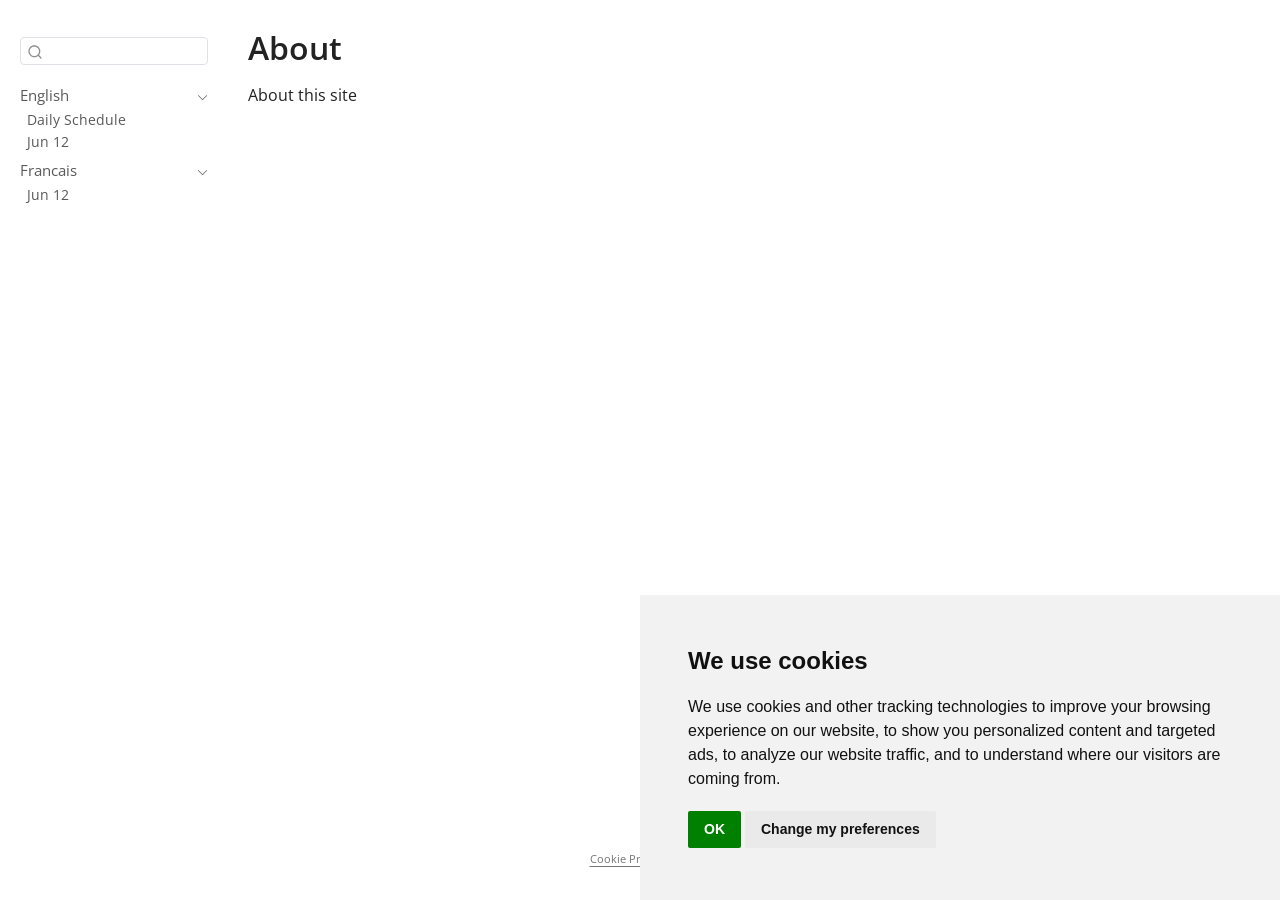
<file: docs/about.html>
<!DOCTYPE html>
<html xmlns="http://www.w3.org/1999/xhtml" lang="en" xml:lang="en"><head>

<meta charset="utf-8">
<meta name="generator" content="quarto-1.4.545">

<meta name="viewport" content="width=device-width, initial-scale=1.0, user-scalable=yes">


<title>About</title>
<style>
code{white-space: pre-wrap;}
span.smallcaps{font-variant: small-caps;}
div.columns{display: flex; gap: min(4vw, 1.5em);}
div.column{flex: auto; overflow-x: auto;}
div.hanging-indent{margin-left: 1.5em; text-indent: -1.5em;}
ul.task-list{list-style: none;}
ul.task-list li input[type="checkbox"] {
  width: 0.8em;
  margin: 0 0.8em 0.2em -1em; /* quarto-specific, see https://github.com/quarto-dev/quarto-cli/issues/4556 */ 
  vertical-align: middle;
}
</style>


<script src="site_libs/quarto-nav/quarto-nav.js"></script>
<script src="site_libs/quarto-nav/headroom.min.js"></script>
<script src="site_libs/clipboard/clipboard.min.js"></script>
<script src="site_libs/quarto-search/autocomplete.umd.js"></script>
<script src="site_libs/quarto-search/fuse.min.js"></script>
<script src="site_libs/quarto-search/quarto-search.js"></script>
<meta name="quarto:offset" content="./">
<script src="site_libs/cookie-consent/cookie-consent.js"></script>
<link href="site_libs/cookie-consent/cookie-consent.css" rel="stylesheet">
<script src="site_libs/quarto-html/quarto.js"></script>
<script src="site_libs/quarto-html/popper.min.js"></script>
<script src="site_libs/quarto-html/tippy.umd.min.js"></script>
<script src="site_libs/quarto-html/anchor.min.js"></script>
<link href="site_libs/quarto-html/tippy.css" rel="stylesheet">
<link href="site_libs/quarto-html/quarto-syntax-highlighting.css" rel="stylesheet" id="quarto-text-highlighting-styles">
<script src="site_libs/bootstrap/bootstrap.min.js"></script>
<link href="site_libs/bootstrap/bootstrap-icons.css" rel="stylesheet">
<link href="site_libs/bootstrap/bootstrap.min.css" rel="stylesheet" id="quarto-bootstrap" data-mode="light">
<script id="quarto-search-options" type="application/json">{
  "location": "sidebar",
  "copy-button": false,
  "collapse-after": 3,
  "panel-placement": "start",
  "type": "textbox",
  "limit": 50,
  "keyboard-shortcut": [
    "f",
    "/",
    "s"
  ],
  "show-item-context": false,
  "language": {
    "search-no-results-text": "No results",
    "search-matching-documents-text": "matching documents",
    "search-copy-link-title": "Copy link to search",
    "search-hide-matches-text": "Hide additional matches",
    "search-more-match-text": "more match in this document",
    "search-more-matches-text": "more matches in this document",
    "search-clear-button-title": "Clear",
    "search-text-placeholder": "",
    "search-detached-cancel-button-title": "Cancel",
    "search-submit-button-title": "Submit",
    "search-label": "Search"
  }
}</script>

<script type="text/javascript" charset="UTF-8">
document.addEventListener('DOMContentLoaded', function () {
cookieconsent.run({
  "notice_banner_type":"simple",
  "consent_type":"implied",
  "palette":"light",
  "language":"en",
  "page_load_consent_levels":["strictly-necessary","functionality","tracking","targeting"],
  "notice_banner_reject_button_hide":false,
  "preferences_center_close_button_hide":false,
  "website_name":""
  ,
"language":"en"
  });
});
</script> 
  


<link rel="stylesheet" href="styles.css">
</head>

<body class="nav-sidebar docked">

<div id="quarto-search-results"></div>
  <header id="quarto-header" class="headroom fixed-top">
  <nav class="quarto-secondary-nav">
    <div class="container-fluid d-flex">
      <button type="button" class="quarto-btn-toggle btn" data-bs-toggle="collapse" data-bs-target=".quarto-sidebar-collapse-item" aria-controls="quarto-sidebar" aria-expanded="false" aria-label="Toggle sidebar navigation" onclick="if (window.quartoToggleHeadroom) { window.quartoToggleHeadroom(); }">
        <i class="bi bi-layout-text-sidebar-reverse"></i>
      </button>
        <nav class="quarto-page-breadcrumbs" aria-label="breadcrumb"><ol class="breadcrumb"><li class="breadcrumb-item">About</li></ol></nav>
        <a class="flex-grow-1" role="button" data-bs-toggle="collapse" data-bs-target=".quarto-sidebar-collapse-item" aria-controls="quarto-sidebar" aria-expanded="false" aria-label="Toggle sidebar navigation" onclick="if (window.quartoToggleHeadroom) { window.quartoToggleHeadroom(); }">      
        </a>
      <button type="button" class="btn quarto-search-button" aria-label="" onclick="window.quartoOpenSearch();">
        <i class="bi bi-search"></i>
      </button>
    </div>
  </nav>
</header>
<!-- content -->
<div id="quarto-content" class="quarto-container page-columns page-rows-contents page-layout-article">
<!-- sidebar -->
  <nav id="quarto-sidebar" class="sidebar collapse collapse-horizontal quarto-sidebar-collapse-item sidebar-navigation docked overflow-auto">
        <div class="mt-2 flex-shrink-0 align-items-center">
        <div class="sidebar-search">
        <div id="quarto-search" class="" title="Search"></div>
        </div>
        </div>
    <div class="sidebar-menu-container"> 
    <ul class="list-unstyled mt-1">
        <li class="sidebar-item sidebar-item-section">
      <div class="sidebar-item-container"> 
            <a class="sidebar-item-text sidebar-link text-start" data-bs-toggle="collapse" data-bs-target="#quarto-sidebar-section-1" aria-expanded="true">
 <span class="menu-text">English</span></a>
          <a class="sidebar-item-toggle text-start" data-bs-toggle="collapse" data-bs-target="#quarto-sidebar-section-1" aria-expanded="true" aria-label="Toggle section">
            <i class="bi bi-chevron-right ms-2"></i>
          </a> 
      </div>
      <ul id="quarto-sidebar-section-1" class="collapse list-unstyled sidebar-section depth1 show">  
          <li class="sidebar-item">
  <div class="sidebar-item-container"> 
  <a href="./index.html" class="sidebar-item-text sidebar-link">
 <span class="menu-text">Daily Schedule</span></a>
  </div>
</li>
          <li class="sidebar-item">
  <div class="sidebar-item-container"> 
  <a href="./jun12.html" class="sidebar-item-text sidebar-link">
 <span class="menu-text">Jun 12</span></a>
  </div>
</li>
      </ul>
  </li>
        <li class="sidebar-item sidebar-item-section">
      <div class="sidebar-item-container"> 
            <a class="sidebar-item-text sidebar-link text-start" data-bs-toggle="collapse" data-bs-target="#quarto-sidebar-section-2" aria-expanded="true">
 <span class="menu-text">Francais</span></a>
          <a class="sidebar-item-toggle text-start" data-bs-toggle="collapse" data-bs-target="#quarto-sidebar-section-2" aria-expanded="true" aria-label="Toggle section">
            <i class="bi bi-chevron-right ms-2"></i>
          </a> 
      </div>
      <ul id="quarto-sidebar-section-2" class="collapse list-unstyled sidebar-section depth1 show">  
          <li class="sidebar-item">
  <div class="sidebar-item-container"> 
  <a href="./jun12.html" class="sidebar-item-text sidebar-link">
 <span class="menu-text">Jun 12</span></a>
  </div>
</li>
      </ul>
  </li>
    </ul>
    </div>
</nav>
<div id="quarto-sidebar-glass" class="quarto-sidebar-collapse-item" data-bs-toggle="collapse" data-bs-target=".quarto-sidebar-collapse-item"></div>
<!-- margin-sidebar -->
    <div id="quarto-margin-sidebar" class="sidebar margin-sidebar">
        
    </div>
<!-- main -->
<main class="content" id="quarto-document-content">

<header id="title-block-header" class="quarto-title-block default">
<div class="quarto-title">
<h1 class="title">About</h1>
</div>



<div class="quarto-title-meta">

    
  
    
  </div>
  


</header>


<p>About this site</p>



<a onclick="window.scrollTo(0, 0); return false;" role="button" id="quarto-back-to-top"><i class="bi bi-arrow-up"></i> Back to top</a></main> <!-- /main -->
<script id="quarto-html-after-body" type="application/javascript">
window.document.addEventListener("DOMContentLoaded", function (event) {
  const toggleBodyColorMode = (bsSheetEl) => {
    const mode = bsSheetEl.getAttribute("data-mode");
    const bodyEl = window.document.querySelector("body");
    if (mode === "dark") {
      bodyEl.classList.add("quarto-dark");
      bodyEl.classList.remove("quarto-light");
    } else {
      bodyEl.classList.add("quarto-light");
      bodyEl.classList.remove("quarto-dark");
    }
  }
  const toggleBodyColorPrimary = () => {
    const bsSheetEl = window.document.querySelector("link#quarto-bootstrap");
    if (bsSheetEl) {
      toggleBodyColorMode(bsSheetEl);
    }
  }
  toggleBodyColorPrimary();  
  const icon = "";
  const anchorJS = new window.AnchorJS();
  anchorJS.options = {
    placement: 'right',
    icon: icon
  };
  anchorJS.add('.anchored');
  const isCodeAnnotation = (el) => {
    for (const clz of el.classList) {
      if (clz.startsWith('code-annotation-')) {                     
        return true;
      }
    }
    return false;
  }
  const clipboard = new window.ClipboardJS('.code-copy-button', {
    text: function(trigger) {
      const codeEl = trigger.previousElementSibling.cloneNode(true);
      for (const childEl of codeEl.children) {
        if (isCodeAnnotation(childEl)) {
          childEl.remove();
        }
      }
      return codeEl.innerText;
    }
  });
  clipboard.on('success', function(e) {
    // button target
    const button = e.trigger;
    // don't keep focus
    button.blur();
    // flash "checked"
    button.classList.add('code-copy-button-checked');
    var currentTitle = button.getAttribute("title");
    button.setAttribute("title", "Copied!");
    let tooltip;
    if (window.bootstrap) {
      button.setAttribute("data-bs-toggle", "tooltip");
      button.setAttribute("data-bs-placement", "left");
      button.setAttribute("data-bs-title", "Copied!");
      tooltip = new bootstrap.Tooltip(button, 
        { trigger: "manual", 
          customClass: "code-copy-button-tooltip",
          offset: [0, -8]});
      tooltip.show();    
    }
    setTimeout(function() {
      if (tooltip) {
        tooltip.hide();
        button.removeAttribute("data-bs-title");
        button.removeAttribute("data-bs-toggle");
        button.removeAttribute("data-bs-placement");
      }
      button.setAttribute("title", currentTitle);
      button.classList.remove('code-copy-button-checked');
    }, 1000);
    // clear code selection
    e.clearSelection();
  });
  function tippyHover(el, contentFn, onTriggerFn, onUntriggerFn) {
    const config = {
      allowHTML: true,
      maxWidth: 500,
      delay: 100,
      arrow: false,
      appendTo: function(el) {
          return el.parentElement;
      },
      interactive: true,
      interactiveBorder: 10,
      theme: 'quarto',
      placement: 'bottom-start',
    };
    if (contentFn) {
      config.content = contentFn;
    }
    if (onTriggerFn) {
      config.onTrigger = onTriggerFn;
    }
    if (onUntriggerFn) {
      config.onUntrigger = onUntriggerFn;
    }
    window.tippy(el, config); 
  }
  const noterefs = window.document.querySelectorAll('a[role="doc-noteref"]');
  for (var i=0; i<noterefs.length; i++) {
    const ref = noterefs[i];
    tippyHover(ref, function() {
      // use id or data attribute instead here
      let href = ref.getAttribute('data-footnote-href') || ref.getAttribute('href');
      try { href = new URL(href).hash; } catch {}
      const id = href.replace(/^#\/?/, "");
      const note = window.document.getElementById(id);
      return note.innerHTML;
    });
  }
  const xrefs = window.document.querySelectorAll('a.quarto-xref');
  const processXRef = (id, note) => {
    // Strip column container classes
    const stripColumnClz = (el) => {
      el.classList.remove("page-full", "page-columns");
      if (el.children) {
        for (const child of el.children) {
          stripColumnClz(child);
        }
      }
    }
    stripColumnClz(note)
    if (id === null || id.startsWith('sec-')) {
      // Special case sections, only their first couple elements
      const container = document.createElement("div");
      if (note.children && note.children.length > 2) {
        container.appendChild(note.children[0].cloneNode(true));
        for (let i = 1; i < note.children.length; i++) {
          const child = note.children[i];
          if (child.tagName === "P" && child.innerText === "") {
            continue;
          } else {
            container.appendChild(child.cloneNode(true));
            break;
          }
        }
        if (window.Quarto?.typesetMath) {
          window.Quarto.typesetMath(container);
        }
        return container.innerHTML
      } else {
        if (window.Quarto?.typesetMath) {
          window.Quarto.typesetMath(note);
        }
        return note.innerHTML;
      }
    } else {
      // Remove any anchor links if they are present
      const anchorLink = note.querySelector('a.anchorjs-link');
      if (anchorLink) {
        anchorLink.remove();
      }
      if (window.Quarto?.typesetMath) {
        window.Quarto.typesetMath(note);
      }
      // TODO in 1.5, we should make sure this works without a callout special case
      if (note.classList.contains("callout")) {
        return note.outerHTML;
      } else {
        return note.innerHTML;
      }
    }
  }
  for (var i=0; i<xrefs.length; i++) {
    const xref = xrefs[i];
    tippyHover(xref, undefined, function(instance) {
      instance.disable();
      let url = xref.getAttribute('href');
      let hash = undefined; 
      if (url.startsWith('#')) {
        hash = url;
      } else {
        try { hash = new URL(url).hash; } catch {}
      }
      if (hash) {
        const id = hash.replace(/^#\/?/, "");
        const note = window.document.getElementById(id);
        if (note !== null) {
          try {
            const html = processXRef(id, note.cloneNode(true));
            instance.setContent(html);
          } finally {
            instance.enable();
            instance.show();
          }
        } else {
          // See if we can fetch this
          fetch(url.split('#')[0])
          .then(res => res.text())
          .then(html => {
            const parser = new DOMParser();
            const htmlDoc = parser.parseFromString(html, "text/html");
            const note = htmlDoc.getElementById(id);
            if (note !== null) {
              const html = processXRef(id, note);
              instance.setContent(html);
            } 
          }).finally(() => {
            instance.enable();
            instance.show();
          });
        }
      } else {
        // See if we can fetch a full url (with no hash to target)
        // This is a special case and we should probably do some content thinning / targeting
        fetch(url)
        .then(res => res.text())
        .then(html => {
          const parser = new DOMParser();
          const htmlDoc = parser.parseFromString(html, "text/html");
          const note = htmlDoc.querySelector('main.content');
          if (note !== null) {
            // This should only happen for chapter cross references
            // (since there is no id in the URL)
            // remove the first header
            if (note.children.length > 0 && note.children[0].tagName === "HEADER") {
              note.children[0].remove();
            }
            const html = processXRef(null, note);
            instance.setContent(html);
          } 
        }).finally(() => {
          instance.enable();
          instance.show();
        });
      }
    }, function(instance) {
    });
  }
      let selectedAnnoteEl;
      const selectorForAnnotation = ( cell, annotation) => {
        let cellAttr = 'data-code-cell="' + cell + '"';
        let lineAttr = 'data-code-annotation="' +  annotation + '"';
        const selector = 'span[' + cellAttr + '][' + lineAttr + ']';
        return selector;
      }
      const selectCodeLines = (annoteEl) => {
        const doc = window.document;
        const targetCell = annoteEl.getAttribute("data-target-cell");
        const targetAnnotation = annoteEl.getAttribute("data-target-annotation");
        const annoteSpan = window.document.querySelector(selectorForAnnotation(targetCell, targetAnnotation));
        const lines = annoteSpan.getAttribute("data-code-lines").split(",");
        const lineIds = lines.map((line) => {
          return targetCell + "-" + line;
        })
        let top = null;
        let height = null;
        let parent = null;
        if (lineIds.length > 0) {
            //compute the position of the single el (top and bottom and make a div)
            const el = window.document.getElementById(lineIds[0]);
            top = el.offsetTop;
            height = el.offsetHeight;
            parent = el.parentElement.parentElement;
          if (lineIds.length > 1) {
            const lastEl = window.document.getElementById(lineIds[lineIds.length - 1]);
            const bottom = lastEl.offsetTop + lastEl.offsetHeight;
            height = bottom - top;
          }
          if (top !== null && height !== null && parent !== null) {
            // cook up a div (if necessary) and position it 
            let div = window.document.getElementById("code-annotation-line-highlight");
            if (div === null) {
              div = window.document.createElement("div");
              div.setAttribute("id", "code-annotation-line-highlight");
              div.style.position = 'absolute';
              parent.appendChild(div);
            }
            div.style.top = top - 2 + "px";
            div.style.height = height + 4 + "px";
            div.style.left = 0;
            let gutterDiv = window.document.getElementById("code-annotation-line-highlight-gutter");
            if (gutterDiv === null) {
              gutterDiv = window.document.createElement("div");
              gutterDiv.setAttribute("id", "code-annotation-line-highlight-gutter");
              gutterDiv.style.position = 'absolute';
              const codeCell = window.document.getElementById(targetCell);
              const gutter = codeCell.querySelector('.code-annotation-gutter');
              gutter.appendChild(gutterDiv);
            }
            gutterDiv.style.top = top - 2 + "px";
            gutterDiv.style.height = height + 4 + "px";
          }
          selectedAnnoteEl = annoteEl;
        }
      };
      const unselectCodeLines = () => {
        const elementsIds = ["code-annotation-line-highlight", "code-annotation-line-highlight-gutter"];
        elementsIds.forEach((elId) => {
          const div = window.document.getElementById(elId);
          if (div) {
            div.remove();
          }
        });
        selectedAnnoteEl = undefined;
      };
        // Handle positioning of the toggle
    window.addEventListener(
      "resize",
      throttle(() => {
        elRect = undefined;
        if (selectedAnnoteEl) {
          selectCodeLines(selectedAnnoteEl);
        }
      }, 10)
    );
    function throttle(fn, ms) {
    let throttle = false;
    let timer;
      return (...args) => {
        if(!throttle) { // first call gets through
            fn.apply(this, args);
            throttle = true;
        } else { // all the others get throttled
            if(timer) clearTimeout(timer); // cancel #2
            timer = setTimeout(() => {
              fn.apply(this, args);
              timer = throttle = false;
            }, ms);
        }
      };
    }
      // Attach click handler to the DT
      const annoteDls = window.document.querySelectorAll('dt[data-target-cell]');
      for (const annoteDlNode of annoteDls) {
        annoteDlNode.addEventListener('click', (event) => {
          const clickedEl = event.target;
          if (clickedEl !== selectedAnnoteEl) {
            unselectCodeLines();
            const activeEl = window.document.querySelector('dt[data-target-cell].code-annotation-active');
            if (activeEl) {
              activeEl.classList.remove('code-annotation-active');
            }
            selectCodeLines(clickedEl);
            clickedEl.classList.add('code-annotation-active');
          } else {
            // Unselect the line
            unselectCodeLines();
            clickedEl.classList.remove('code-annotation-active');
          }
        });
      }
  const findCites = (el) => {
    const parentEl = el.parentElement;
    if (parentEl) {
      const cites = parentEl.dataset.cites;
      if (cites) {
        return {
          el,
          cites: cites.split(' ')
        };
      } else {
        return findCites(el.parentElement)
      }
    } else {
      return undefined;
    }
  };
  var bibliorefs = window.document.querySelectorAll('a[role="doc-biblioref"]');
  for (var i=0; i<bibliorefs.length; i++) {
    const ref = bibliorefs[i];
    const citeInfo = findCites(ref);
    if (citeInfo) {
      tippyHover(citeInfo.el, function() {
        var popup = window.document.createElement('div');
        citeInfo.cites.forEach(function(cite) {
          var citeDiv = window.document.createElement('div');
          citeDiv.classList.add('hanging-indent');
          citeDiv.classList.add('csl-entry');
          var biblioDiv = window.document.getElementById('ref-' + cite);
          if (biblioDiv) {
            citeDiv.innerHTML = biblioDiv.innerHTML;
          }
          popup.appendChild(citeDiv);
        });
        return popup.innerHTML;
      });
    }
  }
});
</script>
</div> <!-- /content -->
<footer class="footer">
  <div class="nav-footer">
    <div class="nav-footer-left">
      &nbsp;
    </div>   
    <div class="nav-footer-center">

<div class="cookie-consent-footer"><a href="#" id="open_preferences_center">Cookie Preferences</a></div></div>
    <div class="nav-footer-right">
      &nbsp;
    </div>
  </div>
</footer>




</body></html>
</file>
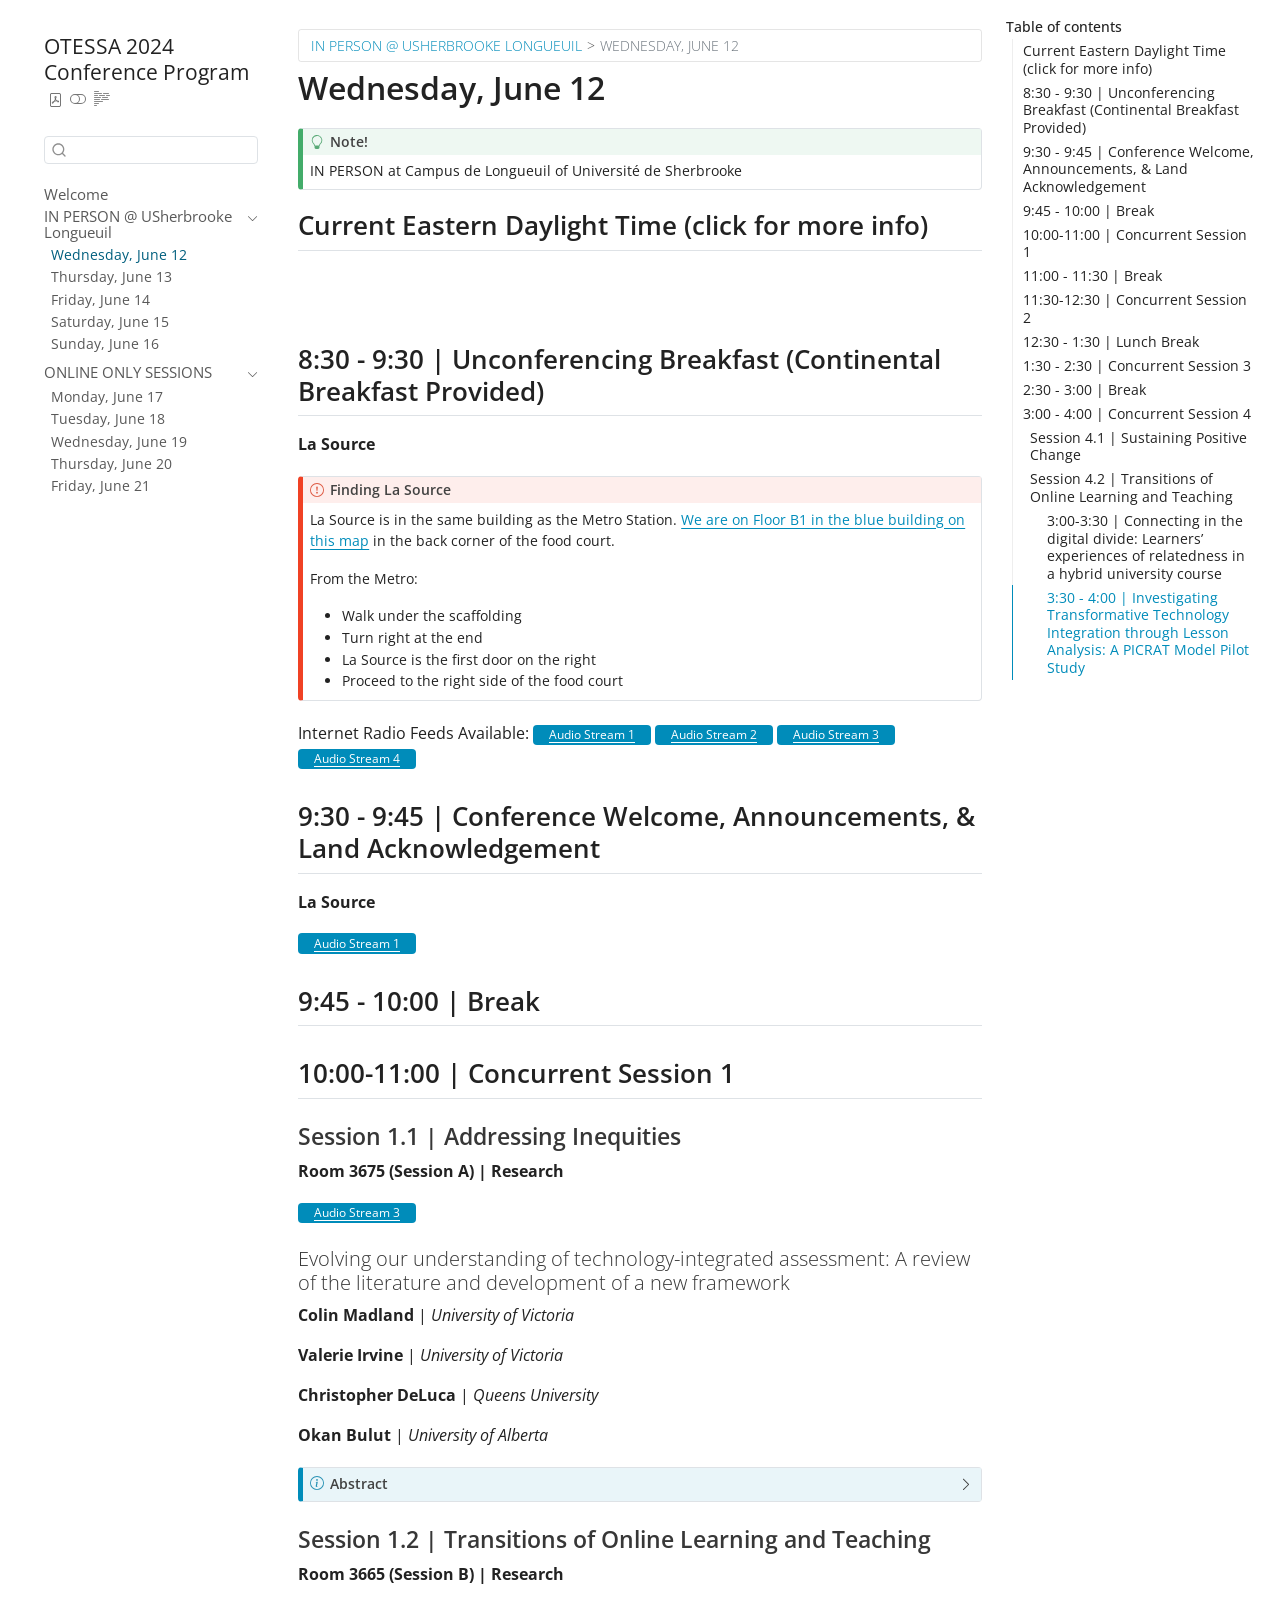
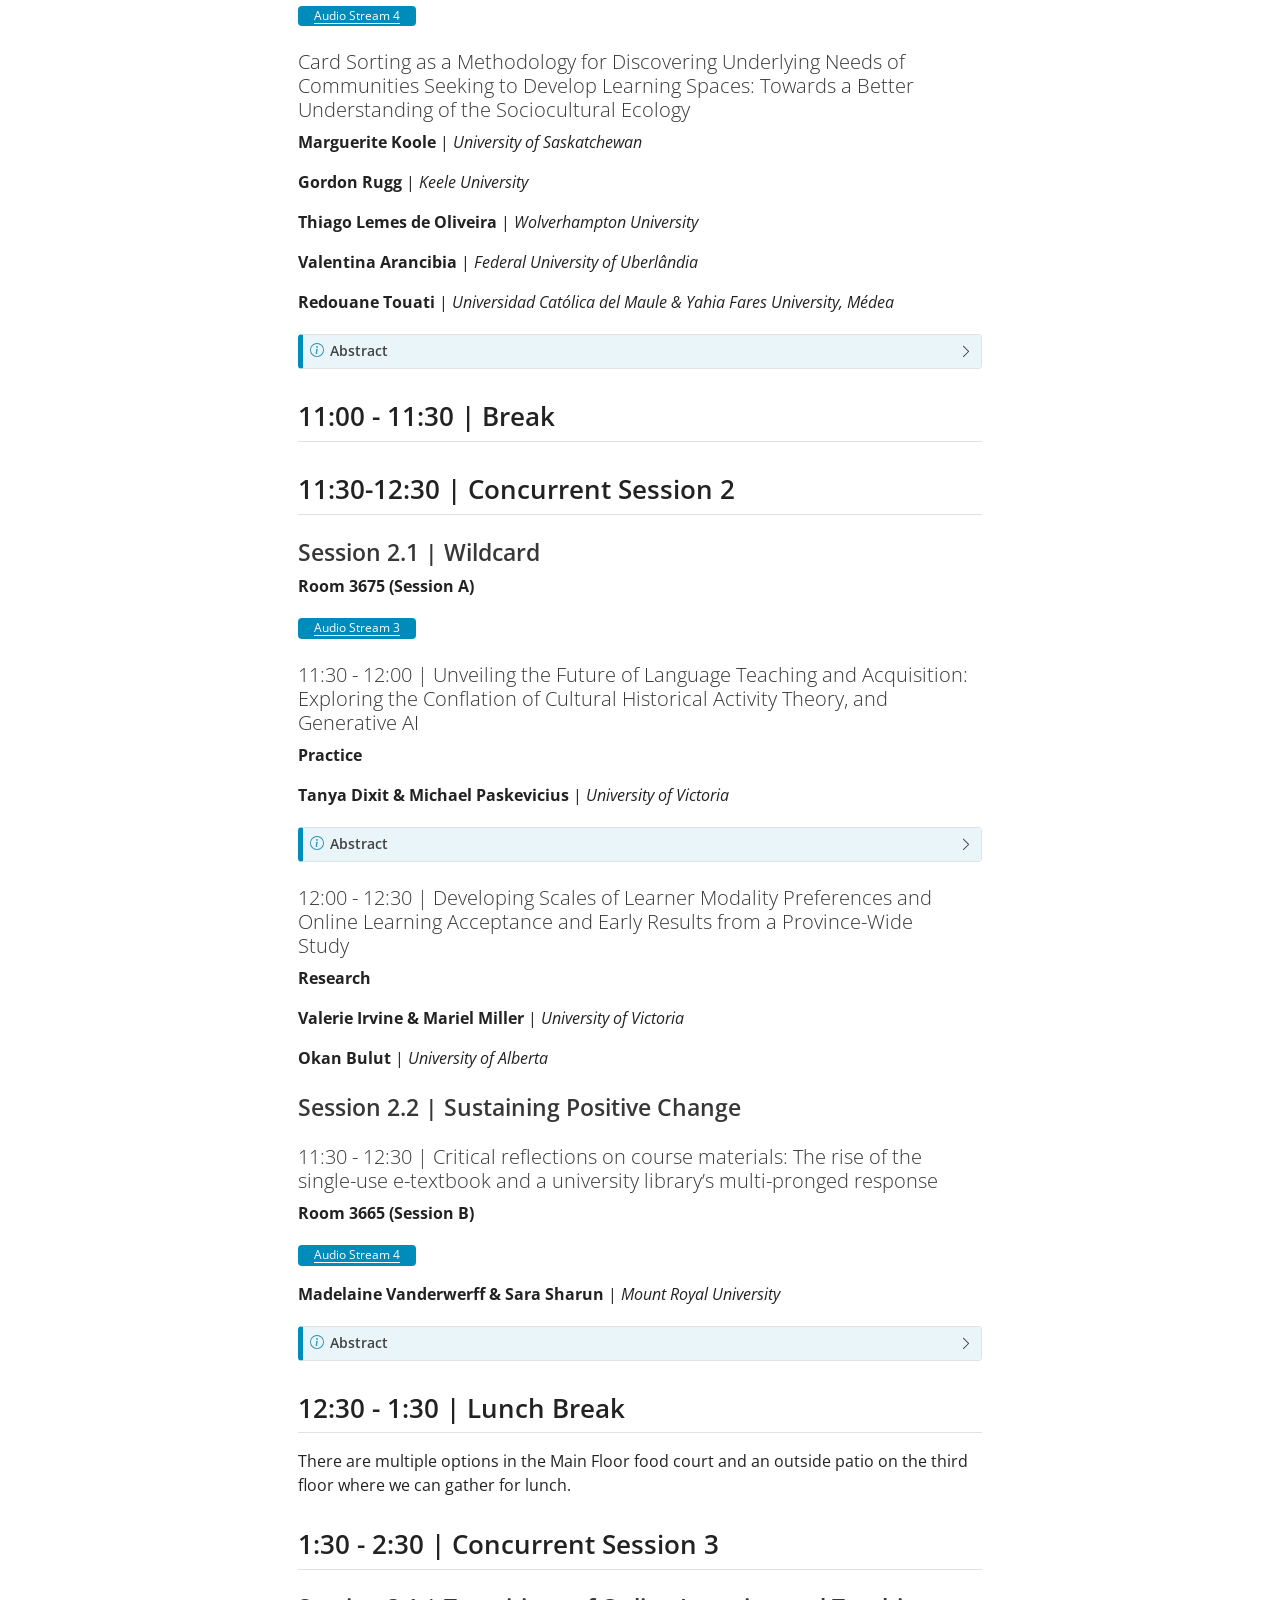
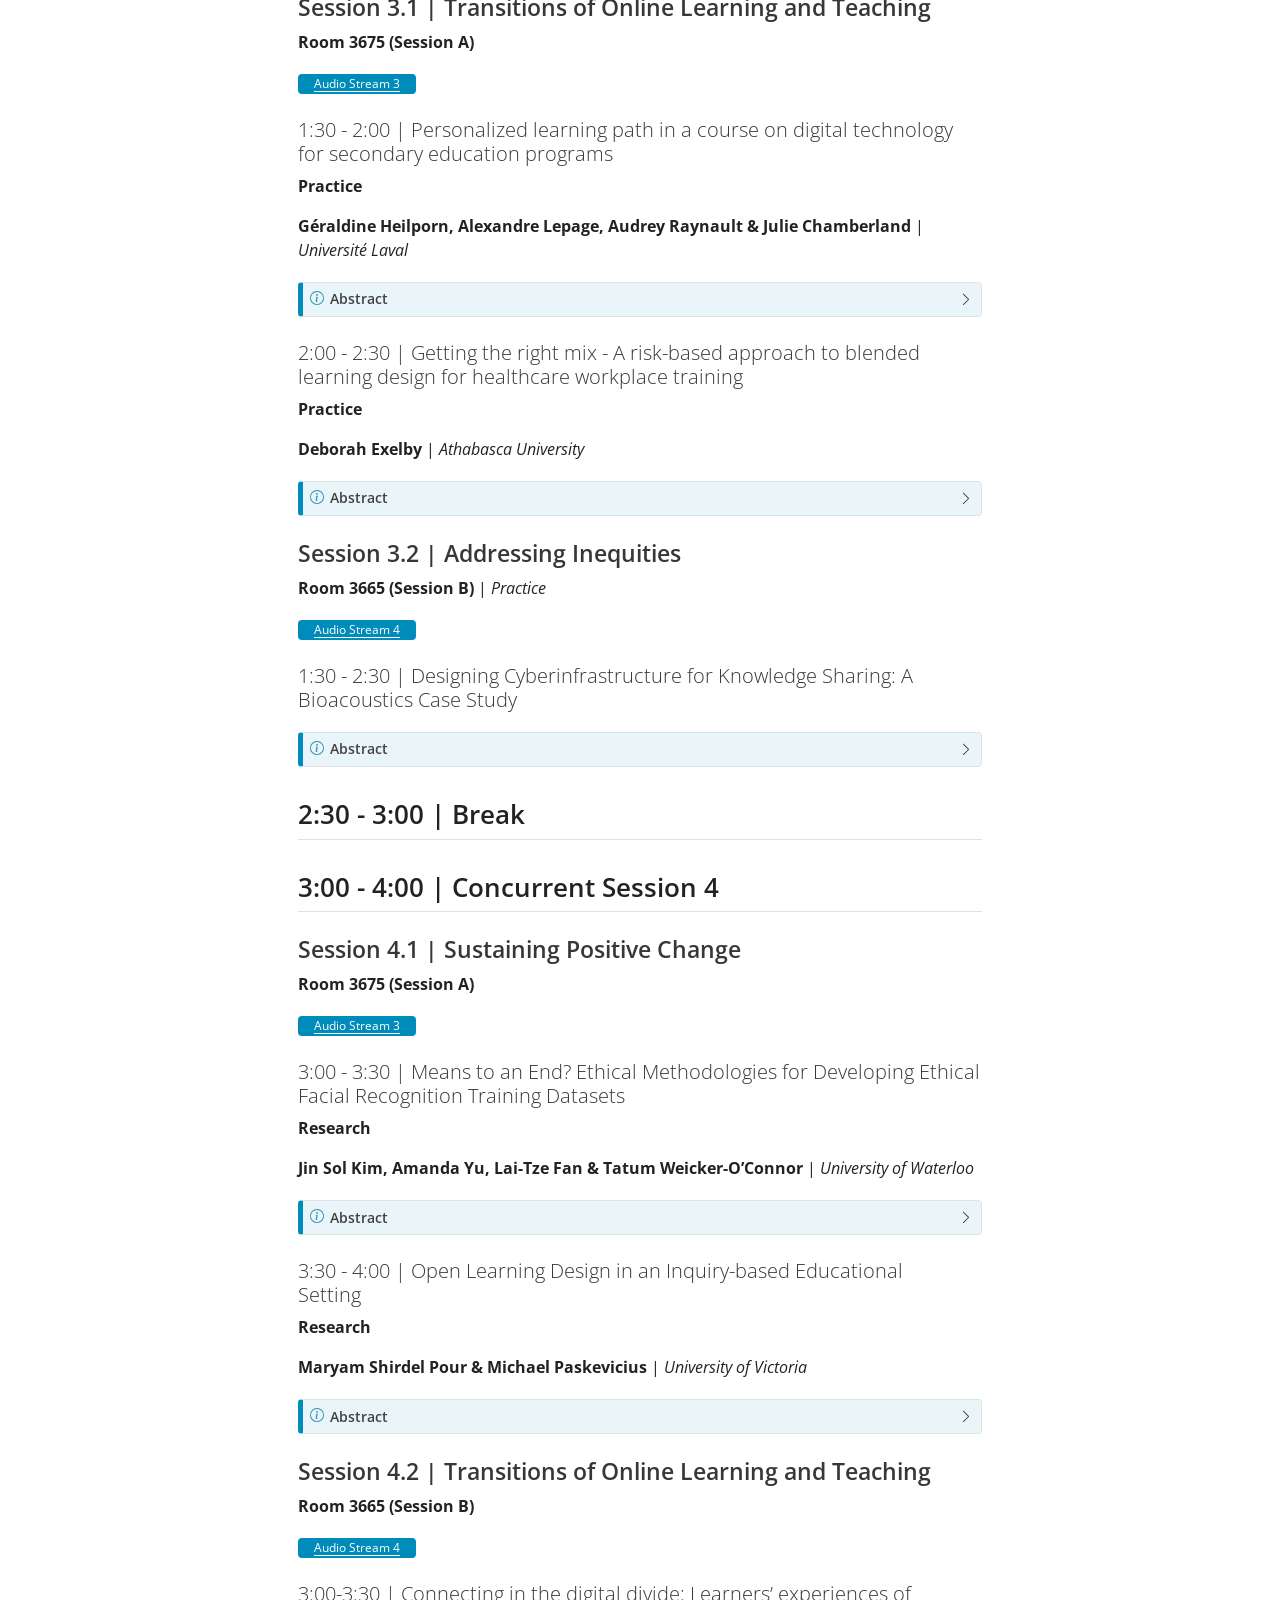
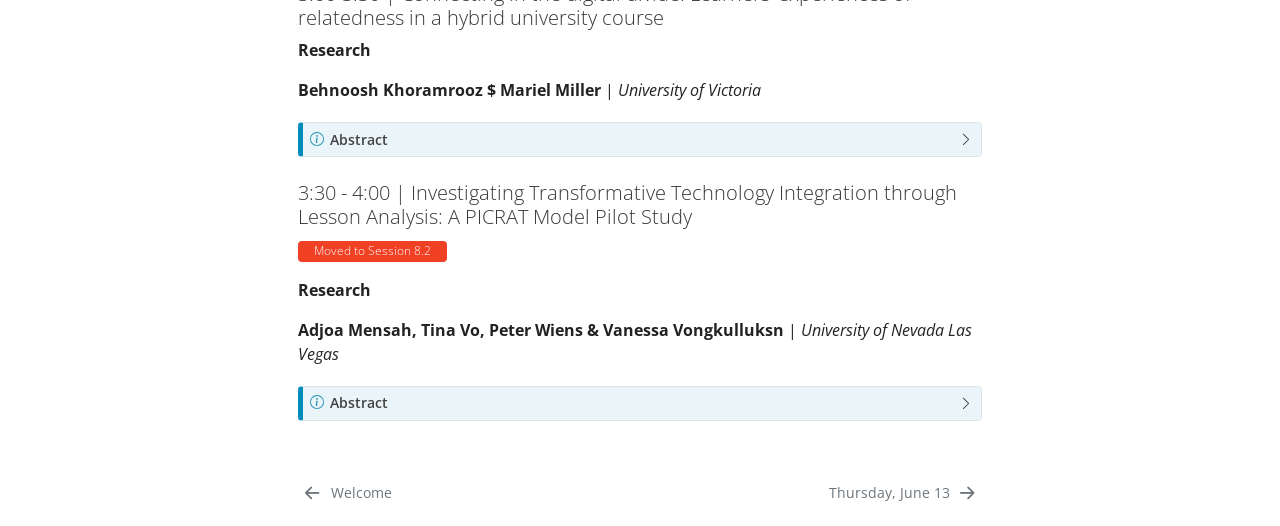
<file: docs/jun12.html>
<!DOCTYPE html>
<html xmlns="http://www.w3.org/1999/xhtml" lang="en" xml:lang="en"><head>

<meta charset="utf-8">
<meta name="generator" content="quarto-1.4.545">

<meta name="viewport" content="width=device-width, initial-scale=1.0, user-scalable=yes">


<title>OTESSA 2024 Conference Program - Wednesday, June 12</title>
<style>
code{white-space: pre-wrap;}
span.smallcaps{font-variant: small-caps;}
div.columns{display: flex; gap: min(4vw, 1.5em);}
div.column{flex: auto; overflow-x: auto;}
div.hanging-indent{margin-left: 1.5em; text-indent: -1.5em;}
ul.task-list{list-style: none;}
ul.task-list li input[type="checkbox"] {
  width: 0.8em;
  margin: 0 0.8em 0.2em -1em; /* quarto-specific, see https://github.com/quarto-dev/quarto-cli/issues/4556 */ 
  vertical-align: middle;
}
</style>


<script src="site_libs/quarto-nav/quarto-nav.js"></script>
<script src="site_libs/quarto-nav/headroom.min.js"></script>
<script src="site_libs/clipboard/clipboard.min.js"></script>
<script src="site_libs/quarto-search/autocomplete.umd.js"></script>
<script src="site_libs/quarto-search/fuse.min.js"></script>
<script src="site_libs/quarto-search/quarto-search.js"></script>
<meta name="quarto:offset" content="./">
<link href="./jun13.html" rel="next">
<link href="./index.html" rel="prev">
<script src="site_libs/quarto-html/quarto.js"></script>
<script src="site_libs/quarto-html/popper.min.js"></script>
<script src="site_libs/quarto-html/tippy.umd.min.js"></script>
<script src="site_libs/quarto-html/anchor.min.js"></script>
<link href="site_libs/quarto-html/tippy.css" rel="stylesheet">
<link href="site_libs/quarto-html/quarto-syntax-highlighting.css" rel="stylesheet" class="quarto-color-scheme" id="quarto-text-highlighting-styles">
<link href="site_libs/quarto-html/quarto-syntax-highlighting-dark.css" rel="prefetch" class="quarto-color-scheme quarto-color-alternate" id="quarto-text-highlighting-styles">
<script src="site_libs/bootstrap/bootstrap.min.js"></script>
<link href="site_libs/bootstrap/bootstrap-icons.css" rel="stylesheet">
<link href="site_libs/bootstrap/bootstrap.min.css" rel="stylesheet" class="quarto-color-scheme" id="quarto-bootstrap" data-mode="light">
<link href="site_libs/bootstrap/bootstrap-dark.min.css" rel="prefetch" class="quarto-color-scheme quarto-color-alternate" id="quarto-bootstrap" data-mode="dark">
<script id="quarto-search-options" type="application/json">{
  "location": "sidebar",
  "copy-button": false,
  "collapse-after": 3,
  "panel-placement": "start",
  "type": "textbox",
  "limit": 50,
  "keyboard-shortcut": [
    "f",
    "/",
    "s"
  ],
  "show-item-context": false,
  "language": {
    "search-no-results-text": "No results",
    "search-matching-documents-text": "matching documents",
    "search-copy-link-title": "Copy link to search",
    "search-hide-matches-text": "Hide additional matches",
    "search-more-match-text": "more match in this document",
    "search-more-matches-text": "more matches in this document",
    "search-clear-button-title": "Clear",
    "search-text-placeholder": "",
    "search-detached-cancel-button-title": "Cancel",
    "search-submit-button-title": "Submit",
    "search-label": "Search"
  }
}</script>


</head>

<body class="nav-sidebar floating">

<div id="quarto-search-results"></div>
  <header id="quarto-header" class="headroom fixed-top">
  <nav class="quarto-secondary-nav">
    <div class="container-fluid d-flex">
      <button type="button" class="quarto-btn-toggle btn" data-bs-toggle="collapse" data-bs-target=".quarto-sidebar-collapse-item" aria-controls="quarto-sidebar" aria-expanded="false" aria-label="Toggle sidebar navigation" onclick="if (window.quartoToggleHeadroom) { window.quartoToggleHeadroom(); }">
        <i class="bi bi-layout-text-sidebar-reverse"></i>
      </button>
        <nav class="quarto-page-breadcrumbs" aria-label="breadcrumb"><ol class="breadcrumb"><li class="breadcrumb-item"><a href="./jun12.html">IN PERSON @ USherbrooke Longueuil</a></li><li class="breadcrumb-item"><a href="./jun12.html">Wednesday, June 12</a></li></ol></nav>
        <a class="flex-grow-1" role="button" data-bs-toggle="collapse" data-bs-target=".quarto-sidebar-collapse-item" aria-controls="quarto-sidebar" aria-expanded="false" aria-label="Toggle sidebar navigation" onclick="if (window.quartoToggleHeadroom) { window.quartoToggleHeadroom(); }">      
        </a>
      <button type="button" class="btn quarto-search-button" aria-label="" onclick="window.quartoOpenSearch();">
        <i class="bi bi-search"></i>
      </button>
    </div>
  </nav>
</header>
<!-- content -->
<div id="quarto-content" class="quarto-container page-columns page-rows-contents page-layout-article">
<!-- sidebar -->
  <nav id="quarto-sidebar" class="sidebar collapse collapse-horizontal quarto-sidebar-collapse-item sidebar-navigation floating overflow-auto">
    <div class="pt-lg-2 mt-2 text-left sidebar-header">
    <div class="sidebar-title mb-0 py-0">
      <a href="./">OTESSA 2024 Conference Program</a> 
        <div class="sidebar-tools-main tools-wide">
    <a href="./OTESSA-2024-Conference-Program.pdf" title="Download PDF" class="quarto-navigation-tool px-1" aria-label="Download PDF"><i class="bi bi-file-pdf"></i></a>
  <a href="" class="quarto-color-scheme-toggle quarto-navigation-tool  px-1" onclick="window.quartoToggleColorScheme(); return false;" title="Toggle dark mode"><i class="bi"></i></a>
  <a href="" class="quarto-reader-toggle quarto-navigation-tool px-1" onclick="window.quartoToggleReader(); return false;" title="Toggle reader mode">
  <div class="quarto-reader-toggle-btn">
  <i class="bi"></i>
  </div>
</a>
</div>
    </div>
      </div>
        <div class="mt-2 flex-shrink-0 align-items-center">
        <div class="sidebar-search">
        <div id="quarto-search" class="" title="Search"></div>
        </div>
        </div>
    <div class="sidebar-menu-container"> 
    <ul class="list-unstyled mt-1">
        <li class="sidebar-item">
  <div class="sidebar-item-container"> 
  <a href="./index.html" class="sidebar-item-text sidebar-link">
 <span class="menu-text">Welcome</span></a>
  </div>
</li>
        <li class="sidebar-item sidebar-item-section">
      <div class="sidebar-item-container"> 
            <a class="sidebar-item-text sidebar-link text-start" data-bs-toggle="collapse" data-bs-target="#quarto-sidebar-section-1" aria-expanded="true">
 <span class="menu-text">IN PERSON @ USherbrooke Longueuil</span></a>
          <a class="sidebar-item-toggle text-start" data-bs-toggle="collapse" data-bs-target="#quarto-sidebar-section-1" aria-expanded="true" aria-label="Toggle section">
            <i class="bi bi-chevron-right ms-2"></i>
          </a> 
      </div>
      <ul id="quarto-sidebar-section-1" class="collapse list-unstyled sidebar-section depth1 show">  
          <li class="sidebar-item">
  <div class="sidebar-item-container"> 
  <a href="./jun12.html" class="sidebar-item-text sidebar-link active">
 <span class="menu-text">Wednesday, June 12</span></a>
  </div>
</li>
          <li class="sidebar-item">
  <div class="sidebar-item-container"> 
  <a href="./jun13.html" class="sidebar-item-text sidebar-link">
 <span class="menu-text">Thursday, June 13</span></a>
  </div>
</li>
          <li class="sidebar-item">
  <div class="sidebar-item-container"> 
  <a href="./jun14.html" class="sidebar-item-text sidebar-link">
 <span class="menu-text">Friday, June 14</span></a>
  </div>
</li>
          <li class="sidebar-item">
  <div class="sidebar-item-container"> 
  <a href="./jun15.html" class="sidebar-item-text sidebar-link">
 <span class="menu-text">Saturday, June 15</span></a>
  </div>
</li>
          <li class="sidebar-item">
  <div class="sidebar-item-container"> 
  <a href="./jun16.html" class="sidebar-item-text sidebar-link">
 <span class="menu-text">Sunday, June 16</span></a>
  </div>
</li>
      </ul>
  </li>
        <li class="sidebar-item sidebar-item-section">
      <div class="sidebar-item-container"> 
            <a class="sidebar-item-text sidebar-link text-start" data-bs-toggle="collapse" data-bs-target="#quarto-sidebar-section-2" aria-expanded="true">
 <span class="menu-text">ONLINE ONLY SESSIONS</span></a>
          <a class="sidebar-item-toggle text-start" data-bs-toggle="collapse" data-bs-target="#quarto-sidebar-section-2" aria-expanded="true" aria-label="Toggle section">
            <i class="bi bi-chevron-right ms-2"></i>
          </a> 
      </div>
      <ul id="quarto-sidebar-section-2" class="collapse list-unstyled sidebar-section depth1 show">  
          <li class="sidebar-item">
  <div class="sidebar-item-container"> 
  <a href="./jun17.html" class="sidebar-item-text sidebar-link">
 <span class="menu-text">Monday, June 17</span></a>
  </div>
</li>
          <li class="sidebar-item">
  <div class="sidebar-item-container"> 
  <a href="./jun18.html" class="sidebar-item-text sidebar-link">
 <span class="menu-text">Tuesday, June 18</span></a>
  </div>
</li>
          <li class="sidebar-item">
  <div class="sidebar-item-container"> 
  <a href="./jun19.html" class="sidebar-item-text sidebar-link">
 <span class="menu-text">Wednesday, June 19</span></a>
  </div>
</li>
          <li class="sidebar-item">
  <div class="sidebar-item-container"> 
  <a href="./jun20.html" class="sidebar-item-text sidebar-link">
 <span class="menu-text">Thursday, June 20</span></a>
  </div>
</li>
          <li class="sidebar-item">
  <div class="sidebar-item-container"> 
  <a href="./jun21.html" class="sidebar-item-text sidebar-link">
 <span class="menu-text">Friday, June 21</span></a>
  </div>
</li>
      </ul>
  </li>
    </ul>
    </div>
</nav>
<div id="quarto-sidebar-glass" class="quarto-sidebar-collapse-item" data-bs-toggle="collapse" data-bs-target=".quarto-sidebar-collapse-item"></div>
<!-- margin-sidebar -->
    <div id="quarto-margin-sidebar" class="sidebar margin-sidebar">
        <nav id="TOC" role="doc-toc" class="toc-active">
    <h2 id="toc-title">Table of contents</h2>
   
  <ul>
  <li><a href="#current-eastern-daylight-time-click-for-more-info" id="toc-current-eastern-daylight-time-click-for-more-info" class="nav-link active" data-scroll-target="#current-eastern-daylight-time-click-for-more-info">Current Eastern Daylight Time (click for more info)</a></li>
  <li><a href="#unconferencing-breakfast-continental-breakfast-provided" id="toc-unconferencing-breakfast-continental-breakfast-provided" class="nav-link" data-scroll-target="#unconferencing-breakfast-continental-breakfast-provided">8:30 - 9:30 | Unconferencing Breakfast (Continental Breakfast Provided)</a></li>
  <li><a href="#conference-welcome-announcements-land-acknowledgement" id="toc-conference-welcome-announcements-land-acknowledgement" class="nav-link" data-scroll-target="#conference-welcome-announcements-land-acknowledgement">9:30 - 9:45 | Conference Welcome, Announcements, &amp; Land Acknowledgement</a></li>
  <li><a href="#break" id="toc-break" class="nav-link" data-scroll-target="#break">9:45 - 10:00 | Break</a></li>
  <li><a href="#concurrent-session-1" id="toc-concurrent-session-1" class="nav-link" data-scroll-target="#concurrent-session-1">10:00-11:00 | Concurrent Session 1</a>
  <ul>
  <li><a href="#session-1.1-addressing-inequities" id="toc-session-1.1-addressing-inequities" class="nav-link" data-scroll-target="#session-1.1-addressing-inequities">Session 1.1 | Addressing Inequities</a>
  <ul class="collapse">
  <li><a href="#evolving-our-understanding-of-technology-integrated-assessment-a-review-of-the-literature-and-development-of-a-new-framework" id="toc-evolving-our-understanding-of-technology-integrated-assessment-a-review-of-the-literature-and-development-of-a-new-framework" class="nav-link" data-scroll-target="#evolving-our-understanding-of-technology-integrated-assessment-a-review-of-the-literature-and-development-of-a-new-framework">Evolving our understanding of technology-integrated assessment: A review of the literature and development of a new framework</a></li>
  </ul></li>
  <li><a href="#session-1.2-transitions-of-online-learning-and-teaching" id="toc-session-1.2-transitions-of-online-learning-and-teaching" class="nav-link" data-scroll-target="#session-1.2-transitions-of-online-learning-and-teaching">Session 1.2 | Transitions of Online Learning and Teaching</a>
  <ul class="collapse">
  <li><a href="#card-sorting-as-a-methodology-for-discovering-underlying-needs-of-communities-seeking-to-develop-learning-spaces-towards-a-better-understanding-of-the-sociocultural-ecology" id="toc-card-sorting-as-a-methodology-for-discovering-underlying-needs-of-communities-seeking-to-develop-learning-spaces-towards-a-better-understanding-of-the-sociocultural-ecology" class="nav-link" data-scroll-target="#card-sorting-as-a-methodology-for-discovering-underlying-needs-of-communities-seeking-to-develop-learning-spaces-towards-a-better-understanding-of-the-sociocultural-ecology">Card Sorting as a Methodology for Discovering Underlying Needs of Communities Seeking to Develop Learning Spaces: Towards a Better Understanding of the Sociocultural Ecology</a></li>
  </ul></li>
  </ul></li>
  <li><a href="#break-1" id="toc-break-1" class="nav-link" data-scroll-target="#break-1">11:00 - 11:30 | Break</a></li>
  <li><a href="#concurrent-session-2" id="toc-concurrent-session-2" class="nav-link" data-scroll-target="#concurrent-session-2">11:30-12:30 | Concurrent Session 2</a>
  <ul>
  <li><a href="#session-2.1-wildcard" id="toc-session-2.1-wildcard" class="nav-link" data-scroll-target="#session-2.1-wildcard">Session 2.1 | Wildcard</a>
  <ul class="collapse">
  <li><a href="#unveiling-the-future-of-language-teaching-and-acquisition-exploring-the-conflation-of-cultural-historical-activity-theory-and-generative-ai" id="toc-unveiling-the-future-of-language-teaching-and-acquisition-exploring-the-conflation-of-cultural-historical-activity-theory-and-generative-ai" class="nav-link" data-scroll-target="#unveiling-the-future-of-language-teaching-and-acquisition-exploring-the-conflation-of-cultural-historical-activity-theory-and-generative-ai">11:30 - 12:00 | Unveiling the Future of Language Teaching and Acquisition: Exploring the Conflation of Cultural Historical Activity Theory, and Generative AI</a></li>
  <li><a href="#developing-scales-of-learner-modality-preferences-and-online-learning-acceptance-and-early-results-from-a-province-wide-study" id="toc-developing-scales-of-learner-modality-preferences-and-online-learning-acceptance-and-early-results-from-a-province-wide-study" class="nav-link" data-scroll-target="#developing-scales-of-learner-modality-preferences-and-online-learning-acceptance-and-early-results-from-a-province-wide-study">12:00 - 12:30 | Developing Scales of Learner Modality Preferences and Online Learning Acceptance and Early Results from a Province-Wide Study</a></li>
  </ul></li>
  <li><a href="#session-2.2-sustaining-positive-change" id="toc-session-2.2-sustaining-positive-change" class="nav-link" data-scroll-target="#session-2.2-sustaining-positive-change">Session 2.2 | Sustaining Positive Change</a>
  <ul class="collapse">
  <li><a href="#critical-reflections-on-course-materials-the-rise-of-the-single-use-e-textbook-and-a-university-librarys-multi-pronged-response" id="toc-critical-reflections-on-course-materials-the-rise-of-the-single-use-e-textbook-and-a-university-librarys-multi-pronged-response" class="nav-link" data-scroll-target="#critical-reflections-on-course-materials-the-rise-of-the-single-use-e-textbook-and-a-university-librarys-multi-pronged-response">11:30 - 12:30 | Critical reflections on course materials: The rise of the single-use e-textbook and a university library’s multi-pronged response</a></li>
  </ul></li>
  </ul></li>
  <li><a href="#lunch-break" id="toc-lunch-break" class="nav-link" data-scroll-target="#lunch-break">12:30 - 1:30 | Lunch Break</a></li>
  <li><a href="#concurrent-session-3" id="toc-concurrent-session-3" class="nav-link" data-scroll-target="#concurrent-session-3">1:30 - 2:30 | Concurrent Session 3</a>
  <ul>
  <li><a href="#session-3.1-transitions-of-online-learning-and-teaching" id="toc-session-3.1-transitions-of-online-learning-and-teaching" class="nav-link" data-scroll-target="#session-3.1-transitions-of-online-learning-and-teaching">Session 3.1 | Transitions of Online Learning and Teaching</a>
  <ul class="collapse">
  <li><a href="#personalized-learning-path-in-a-course-on-digital-technology-for-secondary-education-programs" id="toc-personalized-learning-path-in-a-course-on-digital-technology-for-secondary-education-programs" class="nav-link" data-scroll-target="#personalized-learning-path-in-a-course-on-digital-technology-for-secondary-education-programs">1:30 - 2:00 | Personalized learning path in a course on digital technology for secondary education programs</a></li>
  <li><a href="#getting-the-right-mix---a-risk-based-approach-to-blended-learning-design-for-healthcare-workplace-training" id="toc-getting-the-right-mix---a-risk-based-approach-to-blended-learning-design-for-healthcare-workplace-training" class="nav-link" data-scroll-target="#getting-the-right-mix---a-risk-based-approach-to-blended-learning-design-for-healthcare-workplace-training">2:00 - 2:30 | Getting the right mix - A risk-based approach to blended learning design for healthcare workplace training</a></li>
  </ul></li>
  <li><a href="#session-3.2-addressing-inequities" id="toc-session-3.2-addressing-inequities" class="nav-link" data-scroll-target="#session-3.2-addressing-inequities">Session 3.2 | Addressing Inequities</a>
  <ul class="collapse">
  <li><a href="#designing-cyberinfrastructure-for-knowledge-sharing-a-bioacoustics-case-study" id="toc-designing-cyberinfrastructure-for-knowledge-sharing-a-bioacoustics-case-study" class="nav-link" data-scroll-target="#designing-cyberinfrastructure-for-knowledge-sharing-a-bioacoustics-case-study">1:30 - 2:30 | Designing Cyberinfrastructure for Knowledge Sharing: A Bioacoustics Case Study</a></li>
  </ul></li>
  </ul></li>
  <li><a href="#break-2" id="toc-break-2" class="nav-link" data-scroll-target="#break-2">2:30 - 3:00 | Break</a></li>
  <li><a href="#concurrent-session-4" id="toc-concurrent-session-4" class="nav-link" data-scroll-target="#concurrent-session-4">3:00 - 4:00 | Concurrent Session 4</a>
  <ul>
  <li><a href="#session-4.1-sustaining-positive-change" id="toc-session-4.1-sustaining-positive-change" class="nav-link" data-scroll-target="#session-4.1-sustaining-positive-change">Session 4.1 | Sustaining Positive Change</a>
  <ul class="collapse">
  <li><a href="#means-to-an-end-ethical-methodologies-for-developing-ethical-facial-recognition-training-datasets" id="toc-means-to-an-end-ethical-methodologies-for-developing-ethical-facial-recognition-training-datasets" class="nav-link" data-scroll-target="#means-to-an-end-ethical-methodologies-for-developing-ethical-facial-recognition-training-datasets">3:00 - 3:30 | Means to an End? Ethical Methodologies for Developing Ethical Facial Recognition Training Datasets</a></li>
  <li><a href="#open-learning-design-in-an-inquiry-based-educational-setting" id="toc-open-learning-design-in-an-inquiry-based-educational-setting" class="nav-link" data-scroll-target="#open-learning-design-in-an-inquiry-based-educational-setting">3:30 - 4:00 | Open Learning Design in an Inquiry-based Educational Setting</a></li>
  </ul></li>
  <li><a href="#session-4.2-transitions-of-online-learning-and-teaching" id="toc-session-4.2-transitions-of-online-learning-and-teaching" class="nav-link" data-scroll-target="#session-4.2-transitions-of-online-learning-and-teaching">Session 4.2 | Transitions of Online Learning and Teaching</a>
  <ul class="collapse">
  <li><a href="#connecting-in-the-digital-divide-learners-experiences-of-relatedness-in-a-hybrid-university-course" id="toc-connecting-in-the-digital-divide-learners-experiences-of-relatedness-in-a-hybrid-university-course" class="nav-link" data-scroll-target="#connecting-in-the-digital-divide-learners-experiences-of-relatedness-in-a-hybrid-university-course">3:00-3:30 | Connecting in the digital divide: Learners’ experiences of relatedness in a hybrid university course</a></li>
  <li><a href="#investigating-transformative-technology-integration-through-lesson-analysis-a-picrat-model-pilot-study" id="toc-investigating-transformative-technology-integration-through-lesson-analysis-a-picrat-model-pilot-study" class="nav-link" data-scroll-target="#investigating-transformative-technology-integration-through-lesson-analysis-a-picrat-model-pilot-study">3:30 - 4:00 | Investigating Transformative Technology Integration through Lesson Analysis: A PICRAT Model Pilot Study</a></li>
  </ul></li>
  </ul></li>
  </ul>
</nav>
    </div>
<!-- main -->
<main class="content" id="quarto-document-content">

<header id="title-block-header" class="quarto-title-block default"><nav class="quarto-page-breadcrumbs quarto-title-breadcrumbs d-none d-lg-block" aria-label="breadcrumb"><ol class="breadcrumb"><li class="breadcrumb-item"><a href="./jun12.html">IN PERSON @ USherbrooke Longueuil</a></li><li class="breadcrumb-item"><a href="./jun12.html">Wednesday, June 12</a></li></ol></nav>
<div class="quarto-title">
<h1 class="title">Wednesday, June 12</h1>
</div>



<div class="quarto-title-meta">

    
  
    
  </div>
  


</header>


<div class="callout callout-style-default callout-tip callout-titled">
<div class="callout-header d-flex align-content-center">
<div class="callout-icon-container">
<i class="callout-icon"></i>
</div>
<div class="callout-title-container flex-fill">
Note!
</div>
</div>
<div class="callout-body-container callout-body">
<p>IN PERSON at Campus de Longueuil of Université de Sherbrooke</p>
</div>
</div>
<section id="current-eastern-daylight-time-click-for-more-info" class="level2">
<h2 class="anchored" data-anchor-id="current-eastern-daylight-time-click-for-more-info">Current Eastern Daylight Time (click for more info)</h2>
<iframe src="https://free.timeanddate.com/clock/i98z8zgl/n165/fs18/tcccc/ftbi/tt0/tw1/tm1/ta1" frameborder="0" width="347" height="23">
</iframe>
</section>
<section id="unconferencing-breakfast-continental-breakfast-provided" class="level2 unnumbered">
<h2 class="unnumbered anchored" data-anchor-id="unconferencing-breakfast-continental-breakfast-provided">8:30 - 9:30 | Unconferencing Breakfast (Continental Breakfast Provided)</h2>
<p><strong>La Source</strong></p>
<div class="callout callout-style-default callout-important callout-titled">
<div class="callout-header d-flex align-content-center">
<div class="callout-icon-container">
<i class="callout-icon"></i>
</div>
<div class="callout-title-container flex-fill">
Finding La Source
</div>
</div>
<div class="callout-body-container callout-body">
<p>La Source is in the same building as the Metro Station. <a href="https://www.usherbrooke.ca/decouvrir/fileadmin/sites/decouvrir/documents/contacter-udes/Plan-Campus-de-Longueuil-FR.jpg">We are on Floor B1 in the blue building on this map</a> in the back corner of the food court.</p>
<p>From the Metro:</p>
<ul>
<li>Walk under the scaffolding</li>
<li>Turn right at the end</li>
<li>La Source is the first door on the right</li>
<li>Proceed to the right side of the food court</li>
</ul>
</div>
</div>
<p>Internet Radio Feeds Available: <a href="https://radio.uvic.ca/public/otessa" target="_blank" class="badge bg-primary"><b> Audio Stream 1</b></a> <a href="https://radio.uvic.ca/public/otessa_2" target="_blank" class="badge bg-primary"><b>Audio Stream 2</b></a> <a href="https://radio.uvic.ca/public/otessa_3" target="_blank" class="badge bg-primary"><b>Audio Stream 3</b></a> <a href="https://radio.uvic.ca/public/otessa_4" target="_blank" class="badge bg-primary"><b>Audio Stream 4</b></a></p>
</section>
<section id="conference-welcome-announcements-land-acknowledgement" class="level2">
<h2 class="anchored" data-anchor-id="conference-welcome-announcements-land-acknowledgement">9:30 - 9:45 | Conference Welcome, Announcements, &amp; Land Acknowledgement</h2>
<p><strong>La Source</strong></p>
<p><a href="https://radio.uvic.ca/public/otessa" target="_blank" class="badge bg-primary"><b>Audio Stream 1</b></a></p>
</section>
<section id="break" class="level2">
<h2 class="anchored" data-anchor-id="break">9:45 - 10:00 | Break</h2>
</section>
<section id="concurrent-session-1" class="level2">
<h2 class="anchored" data-anchor-id="concurrent-session-1">10:00-11:00 | Concurrent Session 1</h2>
<section id="session-1.1-addressing-inequities" class="level3">
<h3 class="anchored" data-anchor-id="session-1.1-addressing-inequities">Session 1.1 | Addressing Inequities</h3>
<p><strong>Room 3675 (Session A) | Research</strong></p>
<p><a href="https://radio.uvic.ca/public/otessa_3" target="_blank" class="badge bg-primary"><b>Audio Stream 3</b></a></p>
<section id="evolving-our-understanding-of-technology-integrated-assessment-a-review-of-the-literature-and-development-of-a-new-framework" class="level4">
<h4 class="anchored" data-anchor-id="evolving-our-understanding-of-technology-integrated-assessment-a-review-of-the-literature-and-development-of-a-new-framework">Evolving our understanding of technology-integrated assessment: A review of the literature and development of a new framework</h4>
<p><strong>Colin Madland</strong> | <em>University of Victoria</em></p>
<p><strong>Valerie Irvine</strong> | <em>University of Victoria</em></p>
<p><strong>Christopher DeLuca</strong> | <em>Queens University</em></p>
<p><strong>Okan Bulut</strong> | <em>University of Alberta</em></p>
<div class="callout callout-style-default callout-note callout-titled">
<div class="callout-header d-flex align-content-center" data-bs-toggle="collapse" data-bs-target=".callout-3-contents" aria-controls="callout-3" aria-expanded="false" aria-label="Toggle callout">
<div class="callout-icon-container">
<i class="callout-icon"></i>
</div>
<div class="callout-title-container flex-fill">
Abstract
</div>
<div class="callout-btn-toggle d-inline-block border-0 py-1 ps-1 pe-0 float-end"><i class="callout-toggle"></i></div>
</div>
<div id="callout-3" class="callout-3-contents callout-collapse collapse">
<div class="callout-body-container callout-body">
<p>In this paper, we review the literature on technology in assessment in higher education and compare how the literature aligns with the Assessment in a Digital World framework (Bearman et al., 2022). We found themes in the literature that were not present in the framework (e.g., academic integrity and faculty workload) and constructs in the framework not evident in the literature (e.g., future self and future activities). Additionally, we consider other gaps in both the framework and the literature evident in day-to-day practices and government legislation or mandates, such as considering legal or ethical aspects of duty of care and the integration of Indigenous worldviews. We then developed the Technology-Integrated Assessment Framework to help instructors and administrators consider a broader range of constructs when planning assessment strategies in technology-integrated learning environments and to serve as a basis for further investigation into how the different constructs within the framework contribute to how we design, implement, and teach about assessment in digital learning environments today. We present an introduction of this technology-integrated assessment framework, invite feedback from the OTESSA community, and discuss future research goals and opportunities.</p>
</div>
</div>
</div>
</section>
</section>
<section id="session-1.2-transitions-of-online-learning-and-teaching" class="level3">
<h3 class="anchored" data-anchor-id="session-1.2-transitions-of-online-learning-and-teaching">Session 1.2 | Transitions of Online Learning and Teaching</h3>
<p><strong>Room 3665 (Session B) | Research</strong></p>
<p><a href="https://radio.uvic.ca/public/otessa_4" target="_blank" class="badge bg-primary"><b>Audio Stream 4</b></a></p>
<section id="card-sorting-as-a-methodology-for-discovering-underlying-needs-of-communities-seeking-to-develop-learning-spaces-towards-a-better-understanding-of-the-sociocultural-ecology" class="level4">
<h4 class="anchored" data-anchor-id="card-sorting-as-a-methodology-for-discovering-underlying-needs-of-communities-seeking-to-develop-learning-spaces-towards-a-better-understanding-of-the-sociocultural-ecology">Card Sorting as a Methodology for Discovering Underlying Needs of Communities Seeking to Develop Learning Spaces: Towards a Better Understanding of the Sociocultural Ecology</h4>
<p><strong>Marguerite Koole</strong> | <em>University of Saskatchewan</em></p>
<p><strong>Gordon Rugg</strong> | <em>Keele University</em></p>
<p><strong>Thiago Lemes de Oliveira</strong> | <em>Wolverhampton University</em></p>
<p><strong>Valentina Arancibia</strong> | <em>Federal University of Uberlândia</em></p>
<p><strong>Redouane Touati</strong> | <em>Universidad Católica del Maule &amp; Yahia Fares University, Médea</em></p>
<div class="callout callout-style-default callout-note callout-titled">
<div class="callout-header d-flex align-content-center" data-bs-toggle="collapse" data-bs-target=".callout-4-contents" aria-controls="callout-4" aria-expanded="false" aria-label="Toggle callout">
<div class="callout-icon-container">
<i class="callout-icon"></i>
</div>
<div class="callout-title-container flex-fill">
Abstract
</div>
<div class="callout-btn-toggle d-inline-block border-0 py-1 ps-1 pe-0 float-end"><i class="callout-toggle"></i></div>
</div>
<div id="callout-4" class="callout-4-contents callout-collapse collapse">
<div class="callout-body-container callout-body">
<p>In this paper, we focus on a knowledge elicitation method called single-criterion card sorting. To begin, we will provide a background two of the communities with whom we have been working: a Deaf and Hard of Hearing community in Canada and a community in Algeria. After briefly describing the context of the project, we will provide a description of, rationale for, and challenges with card sorting as a preliminary method. Next, we will explain the card-sorting procedures, present the preliminary data, and explain the analysis procedures. Although there are many kinds of card sorting, we will guide participants through a hands-on exercise using single-criterion card sorting (using both digital and in person techniques). Participants will learn about text-based, image-based, and object-based options, when to use card sorting, how to collect data, and how to analyse card sorting data through visual-numeric ‘heat maps’ (co-occurrence matrices). We can share a free Java-based software tool for generating heat maps.</p>
<p>Put simply, the paper provides a discussion of the data and how the data will guide the selection of subsequent knowledge modelling methods that will guide further analysis and hopefully help to gain a better, in-depth understanding of the communities’ needs and aspirations that may otherwise remain hidden beneath social, cultural, and linguistic barriers. With careful selection of knowledge modelling methods, we hope to help limit bias and the perpetuation of English and Western ways of doing and knowing. Meaningful consultation and collaboration can help to ensure that the communities’ interests remain at the heart of the project(s) and reduce Western (‘outsider’) control of research, analysis, and development.</p>
</div>
</div>
</div>
</section>
</section>
</section>
<section id="break-1" class="level2">
<h2 class="anchored" data-anchor-id="break-1">11:00 - 11:30 | Break</h2>
</section>
<section id="concurrent-session-2" class="level2">
<h2 class="anchored" data-anchor-id="concurrent-session-2">11:30-12:30 | Concurrent Session 2</h2>
<section id="session-2.1-wildcard" class="level3">
<h3 class="anchored" data-anchor-id="session-2.1-wildcard">Session 2.1 | Wildcard</h3>
<p><strong>Room 3675 (Session A)</strong></p>
<p><a href="https://radio.uvic.ca/public/otessa_3" target="_blank" class="badge bg-primary"><b>Audio Stream 3</b></a></p>
<section id="unveiling-the-future-of-language-teaching-and-acquisition-exploring-the-conflation-of-cultural-historical-activity-theory-and-generative-ai" class="level4">
<h4 class="anchored" data-anchor-id="unveiling-the-future-of-language-teaching-and-acquisition-exploring-the-conflation-of-cultural-historical-activity-theory-and-generative-ai">11:30 - 12:00 | Unveiling the Future of Language Teaching and Acquisition: Exploring the Conflation of Cultural Historical Activity Theory, and Generative AI</h4>
<p><strong>Practice</strong></p>
<p><strong>Tanya Dixit &amp; Michael Paskevicius</strong> | <em>University of Victoria</em></p>
<div class="callout callout-style-default callout-note callout-titled">
<div class="callout-header d-flex align-content-center" data-bs-toggle="collapse" data-bs-target=".callout-5-contents" aria-controls="callout-5" aria-expanded="false" aria-label="Toggle callout">
<div class="callout-icon-container">
<i class="callout-icon"></i>
</div>
<div class="callout-title-container flex-fill">
Abstract
</div>
<div class="callout-btn-toggle d-inline-block border-0 py-1 ps-1 pe-0 float-end"><i class="callout-toggle"></i></div>
</div>
<div id="callout-5" class="callout-5-contents callout-collapse collapse">
<div class="callout-body-container callout-body">
<p>Contemporary technology trends in education are profoundly reshaping the design of teaching and learning languages. This trajectory, Li (2017) observes, can be largely attributed to the “development of learning theories and pedagogical considerations” (p.3) alongside several other contributing factors, a sentiment echoed by Blake (2009) and Heift and Chapelle (2012) who confirm the far-reaching influence and potential of CALL, which further offers substantial promise to refine and enhance second language (L2) acquisition. Moreover, these scholars unanimously agree that technology integration and implementation should be firmly grounded in research built upon theoretical foundations. Hence, conjoining Cultural Historical Activity Theory (CHAT) (Engeström, 1987) and the affordances of generative AI, exemplified by ChatGPT, this presentation looks at transformative opportunities in which current AI bots can reform classroom teaching-learning discourse. This comprehensive awareness about AI’s potentiality to revamp instructional methods, improve learner engagement, and offer avenues for personalizing and differentiating instruction is to be deemed essential not only for equipping stakeholders with the knowledge to navigate the nuances and challenges inherent in optimizing language acquisition experiences, but also to set the stage for a future where learners and educators can seamlessly integrate cutting-edge tools and technologies into improving the language acquisition experience.</p>
</div>
</div>
</div>
</section>
<section id="developing-scales-of-learner-modality-preferences-and-online-learning-acceptance-and-early-results-from-a-province-wide-study" class="level4">
<h4 class="anchored" data-anchor-id="developing-scales-of-learner-modality-preferences-and-online-learning-acceptance-and-early-results-from-a-province-wide-study">12:00 - 12:30 | Developing Scales of Learner Modality Preferences and Online Learning Acceptance and Early Results from a Province-Wide Study</h4>
<p><strong>Research</strong></p>
<p><strong>Valerie Irvine &amp; Mariel Miller</strong> | <em>University of Victoria</em></p>
<p><strong>Okan Bulut</strong> | <em>University of Alberta</em></p>
</section>
</section>
<section id="session-2.2-sustaining-positive-change" class="level3">
<h3 class="anchored" data-anchor-id="session-2.2-sustaining-positive-change">Session 2.2 | Sustaining Positive Change</h3>
<section id="critical-reflections-on-course-materials-the-rise-of-the-single-use-e-textbook-and-a-university-librarys-multi-pronged-response" class="level4">
<h4 class="anchored" data-anchor-id="critical-reflections-on-course-materials-the-rise-of-the-single-use-e-textbook-and-a-university-librarys-multi-pronged-response">11:30 - 12:30 | Critical reflections on course materials: The rise of the single-use e-textbook and a university library’s multi-pronged response</h4>
<p><strong>Room 3665 (Session B)</strong></p>
<p><a href="https://radio.uvic.ca/public/otessa_4" target="_blank" class="badge bg-primary"><b>Audio Stream 4</b></a></p>
<p><strong>Madelaine Vanderwerff &amp; Sara Sharun</strong> | <em>Mount Royal University</em></p>
<div class="callout callout-style-default callout-note callout-titled">
<div class="callout-header d-flex align-content-center" data-bs-toggle="collapse" data-bs-target=".callout-6-contents" aria-controls="callout-6" aria-expanded="false" aria-label="Toggle callout">
<div class="callout-icon-container">
<i class="callout-icon"></i>
</div>
<div class="callout-title-container flex-fill">
Abstract
</div>
<div class="callout-btn-toggle d-inline-block border-0 py-1 ps-1 pe-0 float-end"><i class="callout-toggle"></i></div>
</div>
<div id="callout-6" class="callout-6-contents callout-collapse collapse">
<div class="callout-body-container callout-body">
<p>A recent shift by higher education publishers from print to digital content has led to an increase in course instructors adopting digital textbooks and courseware that are rented or sold directly to students. These digital courseware systems are attractive for a number of reasons: they are customizable, contain integrated value-added features, and are often marketed as inclusive, accessible, and cost-saving. However, there is debate about the impact of these tools on student learning and success, and about the challenges they create for learners, including restricting, controlling, and monitoring access and use.</p>
<p>Our library has undertaken a number of distinct but related initiatives to support faculty in transitioning away from commercial textbooks in their courses. In this session, we will share a number of initiatives that invite faculty to critically reflect on course material selection, raise awareness about the challenges of commercial textbooks, and offer support for transitioning to OER, freely available, or library-licensed materials in their courses. This session will share findings from our research and collaboration with stakeholders on campus.<br>
Participants will be invited to share their experiences and discuss the potential long-term impacts of, and responses to, the commercialization and commodification of learning materials on their campuses.</p>
</div>
</div>
</div>
</section>
</section>
</section>
<section id="lunch-break" class="level2">
<h2 class="anchored" data-anchor-id="lunch-break">12:30 - 1:30 | Lunch Break</h2>
<p>There are multiple options in the Main Floor food court and an outside patio on the third floor where we can gather for lunch.</p>
</section>
<section id="concurrent-session-3" class="level2">
<h2 class="anchored" data-anchor-id="concurrent-session-3">1:30 - 2:30 | Concurrent Session 3</h2>
<section id="session-3.1-transitions-of-online-learning-and-teaching" class="level3">
<h3 class="anchored" data-anchor-id="session-3.1-transitions-of-online-learning-and-teaching">Session 3.1 | Transitions of Online Learning and Teaching</h3>
<p><strong>Room 3675 (Session A)</strong></p>
<p><a href="https://radio.uvic.ca/public/otessa_3" target="_blank" class="badge bg-primary"><b>Audio Stream 3</b></a></p>
<section id="personalized-learning-path-in-a-course-on-digital-technology-for-secondary-education-programs" class="level4">
<h4 class="anchored" data-anchor-id="personalized-learning-path-in-a-course-on-digital-technology-for-secondary-education-programs">1:30 - 2:00 | Personalized learning path in a course on digital technology for secondary education programs</h4>
<p><strong>Practice</strong></p>
<p><strong>Géraldine Heilporn, Alexandre Lepage, Audrey Raynault &amp; Julie Chamberland</strong> | <em>Université Laval</em></p>
<div class="callout callout-style-default callout-note callout-titled">
<div class="callout-header d-flex align-content-center" data-bs-toggle="collapse" data-bs-target=".callout-7-contents" aria-controls="callout-7" aria-expanded="false" aria-label="Toggle callout">
<div class="callout-icon-container">
<i class="callout-icon"></i>
</div>
<div class="callout-title-container flex-fill">
Abstract
</div>
<div class="callout-btn-toggle d-inline-block border-0 py-1 ps-1 pe-0 float-end"><i class="callout-toggle"></i></div>
</div>
<div id="callout-7" class="callout-7-contents callout-collapse collapse">
<div class="callout-body-container callout-body">
<p>This communication presents the new design of a course on digital technology for teaching and learning, offered to students enrolled in in secondary education programs at Laval University (Quebec), based on the concept of adaptive learning. Following a diagnostic assessment questionnaire of their digital competency at the beginning of the semester, students are automatically assigned to three thematic activities aimed to develop their digital competency for transfer to secondary education. After working on a thematic activity for one week, students return to the classroom for peer-to-peer teaching and learning on these thematic activities, in a blended course modality alternating asynchronous (thematic activities) and synchronous classes (peer-to-peer teaching and learning). Temporary thematic support communities as well as disciplinary learning communities are set to encourage peer collaboration and support throughout the semester. At given timepoints during the semester, students also have to assess their peer collaboration and give them feedback a peer evaluation mechanism.</p>
</div>
</div>
</div>
</section>
<section id="getting-the-right-mix---a-risk-based-approach-to-blended-learning-design-for-healthcare-workplace-training" class="level4">
<h4 class="anchored" data-anchor-id="getting-the-right-mix---a-risk-based-approach-to-blended-learning-design-for-healthcare-workplace-training">2:00 - 2:30 | Getting the right mix - A risk-based approach to blended learning design for healthcare workplace training</h4>
<p><strong>Practice</strong></p>
<p><strong>Deborah Exelby</strong> | <em>Athabasca University</em></p>
<div class="callout callout-style-default callout-note callout-titled">
<div class="callout-header d-flex align-content-center" data-bs-toggle="collapse" data-bs-target=".callout-8-contents" aria-controls="callout-8" aria-expanded="false" aria-label="Toggle callout">
<div class="callout-icon-container">
<i class="callout-icon"></i>
</div>
<div class="callout-title-container flex-fill">
Abstract
</div>
<div class="callout-btn-toggle d-inline-block border-0 py-1 ps-1 pe-0 float-end"><i class="callout-toggle"></i></div>
</div>
<div id="callout-8" class="callout-8-contents callout-collapse collapse">
<div class="callout-body-container callout-body">
<p>Ensuring employees are competent and confident to perform their duties relies on new employee orientation and ongoing compliance training. Currently, there is no industry standard or evidence-informed decision framework that determines when to use face-to-face, online, or blended learning for healthcare workplace training. This thesis research investigates how instructional designers use blended learning to balance the ethical, patient safety, resource, and budget demands that an ever-changing and high-tech workplace creates, by answering the question: Is there a relationship between perceived risk of the content to be learned, delivery modes, and interaction techniques in healthcare workplace training? An online survey and correlation analysis was used to rank healthcare workplace instructional designers’ preferences about their use of learning modalities and interaction techniques in relation to their perceived risk of the content to be learned. Quantitative analysis found: 1) no preference for synchronous delivery, 2) low preference for blended learning delivery, and 3) high preference for in-person face-to-face delivery via learner-instructor interaction specifically for high and medium-risk learning content. This study enabled the development of a proposed training and orientation planning support (TOPS) matrix for risk-based instructional design decision-making.</p>
</div>
</div>
</div>
</section>
</section>
<section id="session-3.2-addressing-inequities" class="level3">
<h3 class="anchored" data-anchor-id="session-3.2-addressing-inequities">Session 3.2 | Addressing Inequities</h3>
<p><strong>Room 3665 (Session B)</strong> | <em>Practice</em></p>
<p><a href="https://radio.uvic.ca/public/otessa_4" target="_blank" class="badge bg-primary"><b>Audio Stream 4</b></a></p>
<section id="designing-cyberinfrastructure-for-knowledge-sharing-a-bioacoustics-case-study" class="level4">
<h4 class="anchored" data-anchor-id="designing-cyberinfrastructure-for-knowledge-sharing-a-bioacoustics-case-study">1:30 - 2:30 | Designing Cyberinfrastructure for Knowledge Sharing: A Bioacoustics Case Study</h4>
<div class="callout callout-style-default callout-note callout-titled">
<div class="callout-header d-flex align-content-center" data-bs-toggle="collapse" data-bs-target=".callout-9-contents" aria-controls="callout-9" aria-expanded="false" aria-label="Toggle callout">
<div class="callout-icon-container">
<i class="callout-icon"></i>
</div>
<div class="callout-title-container flex-fill">
Abstract
</div>
<div class="callout-btn-toggle d-inline-block border-0 py-1 ps-1 pe-0 float-end"><i class="callout-toggle"></i></div>
</div>
<div id="callout-9" class="callout-9-contents callout-collapse collapse">
<div class="callout-body-container callout-body">
<p><a href="https://fishsounds.net">FishSounds</a> is an online portal that provides open and user-friendly access to academic scholarship regarding the sounds made by fish species. It is the result of an international collaboration between students, scientists, and information professionals, and has become a resource used around the globe for research, education, journalism, and general interest. This website is just the first instance, however, of a new approach to sharing knowledge and an emerging cyberinfrastructure for open scholarship. The codebase behind FishSounds was designed to be reusable with other datasets, and in the coming years additional portals will connect users to knowledge from varied subject areas across academic disciplines. This presentation will discuss the development and reception of FishSounds as a case study for the creation of these websites, called Searchable Online Catalogues of Knowledge, or SOCKs. Topics of discussion will include defining and collecting a dataset; reaching and responding to diverse audiences; required resources and sustainability of the website; and how the concept of a ‘knowledge authority’ impacts citizen science and open scholarship. Attendees will have the opportunity to propose subject areas that would benefit from having a SOCK site as we seek partners and projects for an upcoming grant proposal.</p>
</div>
</div>
</div>
</section>
</section>
</section>
<section id="break-2" class="level2">
<h2 class="anchored" data-anchor-id="break-2">2:30 - 3:00 | Break</h2>
</section>
<section id="concurrent-session-4" class="level2">
<h2 class="anchored" data-anchor-id="concurrent-session-4">3:00 - 4:00 | Concurrent Session 4</h2>
<section id="session-4.1-sustaining-positive-change" class="level3">
<h3 class="anchored" data-anchor-id="session-4.1-sustaining-positive-change">Session 4.1 | Sustaining Positive Change</h3>
<p><strong>Room 3675 (Session A)</strong></p>
<p><a href="https://radio.uvic.ca/public/otessa_3" target="_blank" class="badge bg-primary"><b>Audio Stream 3</b></a></p>
<section id="means-to-an-end-ethical-methodologies-for-developing-ethical-facial-recognition-training-datasets" class="level4">
<h4 class="anchored" data-anchor-id="means-to-an-end-ethical-methodologies-for-developing-ethical-facial-recognition-training-datasets">3:00 - 3:30 | Means to an End? Ethical Methodologies for Developing Ethical Facial Recognition Training Datasets</h4>
<p><strong>Research</strong></p>
<p><strong>Jin Sol Kim, Amanda Yu, Lai-Tze Fan &amp; Tatum Weicker-O’Connor</strong> | <em>University of Waterloo</em></p>
<div class="callout callout-style-default callout-note callout-titled">
<div class="callout-header d-flex align-content-center" data-bs-toggle="collapse" data-bs-target=".callout-10-contents" aria-controls="callout-10" aria-expanded="false" aria-label="Toggle callout">
<div class="callout-icon-container">
<i class="callout-icon"></i>
</div>
<div class="callout-title-container flex-fill">
Abstract
</div>
<div class="callout-btn-toggle d-inline-block border-0 py-1 ps-1 pe-0 float-end"><i class="callout-toggle"></i></div>
</div>
<div id="callout-10" class="callout-10-contents callout-collapse collapse">
<div class="callout-body-container callout-body">
<p>In January of 2020, The New York Times published a report on the implications of Clearview AI’s facial recognition system in law enforcement. However, unlike other discussions of facial recognition in this field, which focus on the consequences of racial biases within the system, this report revealed the problematic methodology behind the development of Clearview AI’s robust training dataset, calling for an examination of ethics in the very process of creating ethical tech. Clearview AI has since been banned in countries including Canada for scraping over three billion photos from social media platforms, breaching privacy laws surrounding consent for use of personal data. Yet the challenge remains: how can we create a fair and robust training dataset for facial recognition algorithms given the resource-intensive nature of the task as well as complications such as the limitations of data privacy? How can we ensure that the means of creating ethical facial recognition technologies mirror its ends? With current rapid developments in generative AI, synthetic training datasets have newly emerged as a promising player in the field of facial recognition technologies. Training datasets such as Digi-Face 1M that are entirely composed of generated images seem to waive the need for ethical considerations altogether by skirting the use of human subjects. Nevertheless, insofar as the application of these tools affect human lives, we must question whether this new method of dataset development is truly free from ethical concerns.</p>
</div>
</div>
</div>
</section>
<section id="open-learning-design-in-an-inquiry-based-educational-setting" class="level4">
<h4 class="anchored" data-anchor-id="open-learning-design-in-an-inquiry-based-educational-setting">3:30 - 4:00 | Open Learning Design in an Inquiry-based Educational Setting</h4>
<p><strong>Research</strong></p>
<p><strong>Maryam Shirdel Pour &amp; Michael Paskevicius</strong> | <em>University of Victoria</em></p>
<div class="callout callout-style-default callout-note callout-titled">
<div class="callout-header d-flex align-content-center" data-bs-toggle="collapse" data-bs-target=".callout-11-contents" aria-controls="callout-11" aria-expanded="false" aria-label="Toggle callout">
<div class="callout-icon-container">
<i class="callout-icon"></i>
</div>
<div class="callout-title-container flex-fill">
Abstract
</div>
<div class="callout-btn-toggle d-inline-block border-0 py-1 ps-1 pe-0 float-end"><i class="callout-toggle"></i></div>
</div>
<div id="callout-11" class="callout-11-contents callout-collapse collapse">
<div class="callout-body-container callout-body">
<p>Inquiry-based learning as a pedagogical approach encourages students to explore and investigate real-world problems and foster a deeper understanding of concepts as they actively connect new information to their existing mental frameworks (Martell, 2022). Educators are increasingly recognizing the value of creating an engaged learning environment that promotes collaboration and allows for personalized and meaningful learning experiences (Bui &amp; Khuu, 2020). Inquiry-based learning may require that learners engage in networking beyond formal academic settings and connect with professionals, peers, and resources in various fields that could foster their deeper engagement with learning (Robert, 2022).</p>
<p>Open Educational Practices (OEP) tend to create cooperative teaching and learning practices in which the focus is on the role of the learners and the impact that their participation will have on the learning process and practice (Mayrberger, 2020; DeRosa &amp; Robinson, 2017; Author. 2019). Students could benefit from the principles of OEP to engage in open and dynamic conversations to collectively build a deeper understanding of the subject and share their ideas and inquiry work widely while following copyright guidelines. This study, therefore, aspires to investigate the effects of incorporating OEP in an educational environment centred around inquiry.</p>
</div>
</div>
</div>
</section>
</section>
<section id="session-4.2-transitions-of-online-learning-and-teaching" class="level3">
<h3 class="anchored" data-anchor-id="session-4.2-transitions-of-online-learning-and-teaching">Session 4.2 | Transitions of Online Learning and Teaching</h3>
<p><strong>Room 3665 (Session B)</strong></p>
<p><a href="https://radio.uvic.ca/public/otessa_4" target="_blank" class="badge bg-primary"><b>Audio Stream 4</b></a></p>
<section id="connecting-in-the-digital-divide-learners-experiences-of-relatedness-in-a-hybrid-university-course" class="level4">
<h4 class="anchored" data-anchor-id="connecting-in-the-digital-divide-learners-experiences-of-relatedness-in-a-hybrid-university-course">3:00-3:30 | Connecting in the digital divide: Learners’ experiences of relatedness in a hybrid university course</h4>
<p><strong>Research</strong></p>
<p><strong>Behnoosh Khoramrooz $ Mariel Miller</strong> | <em>University of Victoria</em></p>
<div class="callout callout-style-default callout-note callout-titled">
<div class="callout-header d-flex align-content-center" data-bs-toggle="collapse" data-bs-target=".callout-12-contents" aria-controls="callout-12" aria-expanded="false" aria-label="Toggle callout">
<div class="callout-icon-container">
<i class="callout-icon"></i>
</div>
<div class="callout-title-container flex-fill">
Abstract
</div>
<div class="callout-btn-toggle d-inline-block border-0 py-1 ps-1 pe-0 float-end"><i class="callout-toggle"></i></div>
</div>
<div id="callout-12" class="callout-12-contents callout-collapse collapse">
<div class="callout-body-container callout-body">
<p>During the global pandemic, the importance of feeling connected and supported in online learning garnered increased attention as learners reported feelings of isolation and loneliness. According to self-determination theory (SDT), “relatedness,” defined as feeling included and related to others, is one of three basic psychological needs. While the prevalence of online, hybrid, and multi-access modes of learning continues to grow post-pandemic, we currently have little understanding of how learners develop feelings of relatedness during online learning or how relatedness can be supported from their perspective. As such, the purpose of this study is to explore learners’ perceived feelings of relatedness in a large, hybrid, undergraduate course. Specifically, we examined (a) the extent to which learners reported feeling a sense of relatedness in the context of a large hybrid class, and (b) what learners perceive as contributing to their feelings of relatedness. By examining relatedness from learners’ perspectives, findings can advance our understanding of how to ensure students feel a sense of belonging in their online learning and to improve learners’ experience as a consequence.</p>
</div>
</div>
</div>
</section>
<section id="investigating-transformative-technology-integration-through-lesson-analysis-a-picrat-model-pilot-study" class="level4">
<h4 class="anchored" data-anchor-id="investigating-transformative-technology-integration-through-lesson-analysis-a-picrat-model-pilot-study">3:30 - 4:00 | Investigating Transformative Technology Integration through Lesson Analysis: A PICRAT Model Pilot Study</h4>
<p><span class="badge bg-danger">Moved to Session 8.2</span></p>
<p><strong>Research</strong></p>
<p><strong>Adjoa Mensah, Tina Vo, Peter Wiens &amp; Vanessa Vongkulluksn</strong> | <em>University of Nevada Las Vegas</em></p>
<div class="callout callout-style-default callout-note callout-titled">
<div class="callout-header d-flex align-content-center" data-bs-toggle="collapse" data-bs-target=".callout-13-contents" aria-controls="callout-13" aria-expanded="false" aria-label="Toggle callout">
<div class="callout-icon-container">
<i class="callout-icon"></i>
</div>
<div class="callout-title-container flex-fill">
Abstract
</div>
<div class="callout-btn-toggle d-inline-block border-0 py-1 ps-1 pe-0 float-end"><i class="callout-toggle"></i></div>
</div>
<div id="callout-13" class="callout-13-contents callout-collapse collapse">
<div class="callout-body-container callout-body">
<p>According to the Council for Accreditation of Teacher Preparation (CAEP), technology integration is an important component of instructional practice and competency standards. This quantitative pilot study evaluates preservice science lesson plans using the nine domains of the PICRAT model. In a university located in the southwest region of the US, researchers piloted the use of the PICRAT model as a metric for the frequency of technology integration occurrences. Coding for PICRAT domains (passive, interactive, creative, replacement, amplification and transformation) was triangulated among researchers using interrater reliability to ensure consistent coding. The researchers deliberated on the particular benefits and obstacles associated with the PICRAT model and offered perspectives on the feasibility of utilizing the domains to code lesson plans in teacher preparation. These findings suggest a high level of consistency among raters in evaluating different PICRAT domains, particularly in the latter four categories where unanimous agreement was attained.</p>
</div>
</div>
</div>


</section>
</section>
</section>

</main> <!-- /main -->
<script id="quarto-html-after-body" type="application/javascript">
window.document.addEventListener("DOMContentLoaded", function (event) {
  const toggleBodyColorMode = (bsSheetEl) => {
    const mode = bsSheetEl.getAttribute("data-mode");
    const bodyEl = window.document.querySelector("body");
    if (mode === "dark") {
      bodyEl.classList.add("quarto-dark");
      bodyEl.classList.remove("quarto-light");
    } else {
      bodyEl.classList.add("quarto-light");
      bodyEl.classList.remove("quarto-dark");
    }
  }
  const toggleBodyColorPrimary = () => {
    const bsSheetEl = window.document.querySelector("link#quarto-bootstrap");
    if (bsSheetEl) {
      toggleBodyColorMode(bsSheetEl);
    }
  }
  toggleBodyColorPrimary();  
  const disableStylesheet = (stylesheets) => {
    for (let i=0; i < stylesheets.length; i++) {
      const stylesheet = stylesheets[i];
      stylesheet.rel = 'prefetch';
    }
  }
  const enableStylesheet = (stylesheets) => {
    for (let i=0; i < stylesheets.length; i++) {
      const stylesheet = stylesheets[i];
      stylesheet.rel = 'stylesheet';
    }
  }
  const manageTransitions = (selector, allowTransitions) => {
    const els = window.document.querySelectorAll(selector);
    for (let i=0; i < els.length; i++) {
      const el = els[i];
      if (allowTransitions) {
        el.classList.remove('notransition');
      } else {
        el.classList.add('notransition');
      }
    }
  }
  const toggleGiscusIfUsed = (isAlternate, darkModeDefault) => {
    const baseTheme = document.querySelector('#giscus-base-theme')?.value ?? 'light';
    const alternateTheme = document.querySelector('#giscus-alt-theme')?.value ?? 'dark';
    let newTheme = '';
    if(darkModeDefault) {
      newTheme = isAlternate ? baseTheme : alternateTheme;
    } else {
      newTheme = isAlternate ? alternateTheme : baseTheme;
    }
    const changeGiscusTheme = () => {
      // From: https://github.com/giscus/giscus/issues/336
      const sendMessage = (message) => {
        const iframe = document.querySelector('iframe.giscus-frame');
        if (!iframe) return;
        iframe.contentWindow.postMessage({ giscus: message }, 'https://giscus.app');
      }
      sendMessage({
        setConfig: {
          theme: newTheme
        }
      });
    }
    const isGiscussLoaded = window.document.querySelector('iframe.giscus-frame') !== null;
    if (isGiscussLoaded) {
      changeGiscusTheme();
    }
  }
  const toggleColorMode = (alternate) => {
    // Switch the stylesheets
    const alternateStylesheets = window.document.querySelectorAll('link.quarto-color-scheme.quarto-color-alternate');
    manageTransitions('#quarto-margin-sidebar .nav-link', false);
    if (alternate) {
      enableStylesheet(alternateStylesheets);
      for (const sheetNode of alternateStylesheets) {
        if (sheetNode.id === "quarto-bootstrap") {
          toggleBodyColorMode(sheetNode);
        }
      }
    } else {
      disableStylesheet(alternateStylesheets);
      toggleBodyColorPrimary();
    }
    manageTransitions('#quarto-margin-sidebar .nav-link', true);
    // Switch the toggles
    const toggles = window.document.querySelectorAll('.quarto-color-scheme-toggle');
    for (let i=0; i < toggles.length; i++) {
      const toggle = toggles[i];
      if (toggle) {
        if (alternate) {
          toggle.classList.add("alternate");     
        } else {
          toggle.classList.remove("alternate");
        }
      }
    }
    // Hack to workaround the fact that safari doesn't
    // properly recolor the scrollbar when toggling (#1455)
    if (navigator.userAgent.indexOf('Safari') > 0 && navigator.userAgent.indexOf('Chrome') == -1) {
      manageTransitions("body", false);
      window.scrollTo(0, 1);
      setTimeout(() => {
        window.scrollTo(0, 0);
        manageTransitions("body", true);
      }, 40);  
    }
  }
  const isFileUrl = () => { 
    return window.location.protocol === 'file:';
  }
  const hasAlternateSentinel = () => {  
    let styleSentinel = getColorSchemeSentinel();
    if (styleSentinel !== null) {
      return styleSentinel === "alternate";
    } else {
      return false;
    }
  }
  const setStyleSentinel = (alternate) => {
    const value = alternate ? "alternate" : "default";
    if (!isFileUrl()) {
      window.localStorage.setItem("quarto-color-scheme", value);
    } else {
      localAlternateSentinel = value;
    }
  }
  const getColorSchemeSentinel = () => {
    if (!isFileUrl()) {
      const storageValue = window.localStorage.getItem("quarto-color-scheme");
      return storageValue != null ? storageValue : localAlternateSentinel;
    } else {
      return localAlternateSentinel;
    }
  }
  const darkModeDefault = false;
  let localAlternateSentinel = darkModeDefault ? 'alternate' : 'default';
  // Dark / light mode switch
  window.quartoToggleColorScheme = () => {
    // Read the current dark / light value 
    let toAlternate = !hasAlternateSentinel();
    toggleColorMode(toAlternate);
    setStyleSentinel(toAlternate);
    toggleGiscusIfUsed(toAlternate, darkModeDefault);
  };
  // Ensure there is a toggle, if there isn't float one in the top right
  if (window.document.querySelector('.quarto-color-scheme-toggle') === null) {
    const a = window.document.createElement('a');
    a.classList.add('top-right');
    a.classList.add('quarto-color-scheme-toggle');
    a.href = "";
    a.onclick = function() { try { window.quartoToggleColorScheme(); } catch {} return false; };
    const i = window.document.createElement("i");
    i.classList.add('bi');
    a.appendChild(i);
    window.document.body.appendChild(a);
  }
  // Switch to dark mode if need be
  if (hasAlternateSentinel()) {
    toggleColorMode(true);
  } else {
    toggleColorMode(false);
  }
  const icon = "";
  const anchorJS = new window.AnchorJS();
  anchorJS.options = {
    placement: 'right',
    icon: icon
  };
  anchorJS.add('.anchored');
  const isCodeAnnotation = (el) => {
    for (const clz of el.classList) {
      if (clz.startsWith('code-annotation-')) {                     
        return true;
      }
    }
    return false;
  }
  const clipboard = new window.ClipboardJS('.code-copy-button', {
    text: function(trigger) {
      const codeEl = trigger.previousElementSibling.cloneNode(true);
      for (const childEl of codeEl.children) {
        if (isCodeAnnotation(childEl)) {
          childEl.remove();
        }
      }
      return codeEl.innerText;
    }
  });
  clipboard.on('success', function(e) {
    // button target
    const button = e.trigger;
    // don't keep focus
    button.blur();
    // flash "checked"
    button.classList.add('code-copy-button-checked');
    var currentTitle = button.getAttribute("title");
    button.setAttribute("title", "Copied!");
    let tooltip;
    if (window.bootstrap) {
      button.setAttribute("data-bs-toggle", "tooltip");
      button.setAttribute("data-bs-placement", "left");
      button.setAttribute("data-bs-title", "Copied!");
      tooltip = new bootstrap.Tooltip(button, 
        { trigger: "manual", 
          customClass: "code-copy-button-tooltip",
          offset: [0, -8]});
      tooltip.show();    
    }
    setTimeout(function() {
      if (tooltip) {
        tooltip.hide();
        button.removeAttribute("data-bs-title");
        button.removeAttribute("data-bs-toggle");
        button.removeAttribute("data-bs-placement");
      }
      button.setAttribute("title", currentTitle);
      button.classList.remove('code-copy-button-checked');
    }, 1000);
    // clear code selection
    e.clearSelection();
  });
  function tippyHover(el, contentFn, onTriggerFn, onUntriggerFn) {
    const config = {
      allowHTML: true,
      maxWidth: 500,
      delay: 100,
      arrow: false,
      appendTo: function(el) {
          return el.parentElement;
      },
      interactive: true,
      interactiveBorder: 10,
      theme: 'quarto',
      placement: 'bottom-start',
    };
    if (contentFn) {
      config.content = contentFn;
    }
    if (onTriggerFn) {
      config.onTrigger = onTriggerFn;
    }
    if (onUntriggerFn) {
      config.onUntrigger = onUntriggerFn;
    }
    window.tippy(el, config); 
  }
  const noterefs = window.document.querySelectorAll('a[role="doc-noteref"]');
  for (var i=0; i<noterefs.length; i++) {
    const ref = noterefs[i];
    tippyHover(ref, function() {
      // use id or data attribute instead here
      let href = ref.getAttribute('data-footnote-href') || ref.getAttribute('href');
      try { href = new URL(href).hash; } catch {}
      const id = href.replace(/^#\/?/, "");
      const note = window.document.getElementById(id);
      return note.innerHTML;
    });
  }
  const xrefs = window.document.querySelectorAll('a.quarto-xref');
  const processXRef = (id, note) => {
    // Strip column container classes
    const stripColumnClz = (el) => {
      el.classList.remove("page-full", "page-columns");
      if (el.children) {
        for (const child of el.children) {
          stripColumnClz(child);
        }
      }
    }
    stripColumnClz(note)
    if (id === null || id.startsWith('sec-')) {
      // Special case sections, only their first couple elements
      const container = document.createElement("div");
      if (note.children && note.children.length > 2) {
        container.appendChild(note.children[0].cloneNode(true));
        for (let i = 1; i < note.children.length; i++) {
          const child = note.children[i];
          if (child.tagName === "P" && child.innerText === "") {
            continue;
          } else {
            container.appendChild(child.cloneNode(true));
            break;
          }
        }
        if (window.Quarto?.typesetMath) {
          window.Quarto.typesetMath(container);
        }
        return container.innerHTML
      } else {
        if (window.Quarto?.typesetMath) {
          window.Quarto.typesetMath(note);
        }
        return note.innerHTML;
      }
    } else {
      // Remove any anchor links if they are present
      const anchorLink = note.querySelector('a.anchorjs-link');
      if (anchorLink) {
        anchorLink.remove();
      }
      if (window.Quarto?.typesetMath) {
        window.Quarto.typesetMath(note);
      }
      // TODO in 1.5, we should make sure this works without a callout special case
      if (note.classList.contains("callout")) {
        return note.outerHTML;
      } else {
        return note.innerHTML;
      }
    }
  }
  for (var i=0; i<xrefs.length; i++) {
    const xref = xrefs[i];
    tippyHover(xref, undefined, function(instance) {
      instance.disable();
      let url = xref.getAttribute('href');
      let hash = undefined; 
      if (url.startsWith('#')) {
        hash = url;
      } else {
        try { hash = new URL(url).hash; } catch {}
      }
      if (hash) {
        const id = hash.replace(/^#\/?/, "");
        const note = window.document.getElementById(id);
        if (note !== null) {
          try {
            const html = processXRef(id, note.cloneNode(true));
            instance.setContent(html);
          } finally {
            instance.enable();
            instance.show();
          }
        } else {
          // See if we can fetch this
          fetch(url.split('#')[0])
          .then(res => res.text())
          .then(html => {
            const parser = new DOMParser();
            const htmlDoc = parser.parseFromString(html, "text/html");
            const note = htmlDoc.getElementById(id);
            if (note !== null) {
              const html = processXRef(id, note);
              instance.setContent(html);
            } 
          }).finally(() => {
            instance.enable();
            instance.show();
          });
        }
      } else {
        // See if we can fetch a full url (with no hash to target)
        // This is a special case and we should probably do some content thinning / targeting
        fetch(url)
        .then(res => res.text())
        .then(html => {
          const parser = new DOMParser();
          const htmlDoc = parser.parseFromString(html, "text/html");
          const note = htmlDoc.querySelector('main.content');
          if (note !== null) {
            // This should only happen for chapter cross references
            // (since there is no id in the URL)
            // remove the first header
            if (note.children.length > 0 && note.children[0].tagName === "HEADER") {
              note.children[0].remove();
            }
            const html = processXRef(null, note);
            instance.setContent(html);
          } 
        }).finally(() => {
          instance.enable();
          instance.show();
        });
      }
    }, function(instance) {
    });
  }
      let selectedAnnoteEl;
      const selectorForAnnotation = ( cell, annotation) => {
        let cellAttr = 'data-code-cell="' + cell + '"';
        let lineAttr = 'data-code-annotation="' +  annotation + '"';
        const selector = 'span[' + cellAttr + '][' + lineAttr + ']';
        return selector;
      }
      const selectCodeLines = (annoteEl) => {
        const doc = window.document;
        const targetCell = annoteEl.getAttribute("data-target-cell");
        const targetAnnotation = annoteEl.getAttribute("data-target-annotation");
        const annoteSpan = window.document.querySelector(selectorForAnnotation(targetCell, targetAnnotation));
        const lines = annoteSpan.getAttribute("data-code-lines").split(",");
        const lineIds = lines.map((line) => {
          return targetCell + "-" + line;
        })
        let top = null;
        let height = null;
        let parent = null;
        if (lineIds.length > 0) {
            //compute the position of the single el (top and bottom and make a div)
            const el = window.document.getElementById(lineIds[0]);
            top = el.offsetTop;
            height = el.offsetHeight;
            parent = el.parentElement.parentElement;
          if (lineIds.length > 1) {
            const lastEl = window.document.getElementById(lineIds[lineIds.length - 1]);
            const bottom = lastEl.offsetTop + lastEl.offsetHeight;
            height = bottom - top;
          }
          if (top !== null && height !== null && parent !== null) {
            // cook up a div (if necessary) and position it 
            let div = window.document.getElementById("code-annotation-line-highlight");
            if (div === null) {
              div = window.document.createElement("div");
              div.setAttribute("id", "code-annotation-line-highlight");
              div.style.position = 'absolute';
              parent.appendChild(div);
            }
            div.style.top = top - 2 + "px";
            div.style.height = height + 4 + "px";
            div.style.left = 0;
            let gutterDiv = window.document.getElementById("code-annotation-line-highlight-gutter");
            if (gutterDiv === null) {
              gutterDiv = window.document.createElement("div");
              gutterDiv.setAttribute("id", "code-annotation-line-highlight-gutter");
              gutterDiv.style.position = 'absolute';
              const codeCell = window.document.getElementById(targetCell);
              const gutter = codeCell.querySelector('.code-annotation-gutter');
              gutter.appendChild(gutterDiv);
            }
            gutterDiv.style.top = top - 2 + "px";
            gutterDiv.style.height = height + 4 + "px";
          }
          selectedAnnoteEl = annoteEl;
        }
      };
      const unselectCodeLines = () => {
        const elementsIds = ["code-annotation-line-highlight", "code-annotation-line-highlight-gutter"];
        elementsIds.forEach((elId) => {
          const div = window.document.getElementById(elId);
          if (div) {
            div.remove();
          }
        });
        selectedAnnoteEl = undefined;
      };
        // Handle positioning of the toggle
    window.addEventListener(
      "resize",
      throttle(() => {
        elRect = undefined;
        if (selectedAnnoteEl) {
          selectCodeLines(selectedAnnoteEl);
        }
      }, 10)
    );
    function throttle(fn, ms) {
    let throttle = false;
    let timer;
      return (...args) => {
        if(!throttle) { // first call gets through
            fn.apply(this, args);
            throttle = true;
        } else { // all the others get throttled
            if(timer) clearTimeout(timer); // cancel #2
            timer = setTimeout(() => {
              fn.apply(this, args);
              timer = throttle = false;
            }, ms);
        }
      };
    }
      // Attach click handler to the DT
      const annoteDls = window.document.querySelectorAll('dt[data-target-cell]');
      for (const annoteDlNode of annoteDls) {
        annoteDlNode.addEventListener('click', (event) => {
          const clickedEl = event.target;
          if (clickedEl !== selectedAnnoteEl) {
            unselectCodeLines();
            const activeEl = window.document.querySelector('dt[data-target-cell].code-annotation-active');
            if (activeEl) {
              activeEl.classList.remove('code-annotation-active');
            }
            selectCodeLines(clickedEl);
            clickedEl.classList.add('code-annotation-active');
          } else {
            // Unselect the line
            unselectCodeLines();
            clickedEl.classList.remove('code-annotation-active');
          }
        });
      }
  const findCites = (el) => {
    const parentEl = el.parentElement;
    if (parentEl) {
      const cites = parentEl.dataset.cites;
      if (cites) {
        return {
          el,
          cites: cites.split(' ')
        };
      } else {
        return findCites(el.parentElement)
      }
    } else {
      return undefined;
    }
  };
  var bibliorefs = window.document.querySelectorAll('a[role="doc-biblioref"]');
  for (var i=0; i<bibliorefs.length; i++) {
    const ref = bibliorefs[i];
    const citeInfo = findCites(ref);
    if (citeInfo) {
      tippyHover(citeInfo.el, function() {
        var popup = window.document.createElement('div');
        citeInfo.cites.forEach(function(cite) {
          var citeDiv = window.document.createElement('div');
          citeDiv.classList.add('hanging-indent');
          citeDiv.classList.add('csl-entry');
          var biblioDiv = window.document.getElementById('ref-' + cite);
          if (biblioDiv) {
            citeDiv.innerHTML = biblioDiv.innerHTML;
          }
          popup.appendChild(citeDiv);
        });
        return popup.innerHTML;
      });
    }
  }
});
</script>
<nav class="page-navigation">
  <div class="nav-page nav-page-previous">
      <a href="./index.html" class="pagination-link  aria-label=" welcome"="">
        <i class="bi bi-arrow-left-short"></i> <span class="nav-page-text">Welcome</span>
      </a>          
  </div>
  <div class="nav-page nav-page-next">
      <a href="./jun13.html" class="pagination-link" aria-label="Thursday, June 13">
        <span class="nav-page-text">Thursday, June 13</span> <i class="bi bi-arrow-right-short"></i>
      </a>
  </div>
</nav>
</div> <!-- /content -->




</body></html>
</file>
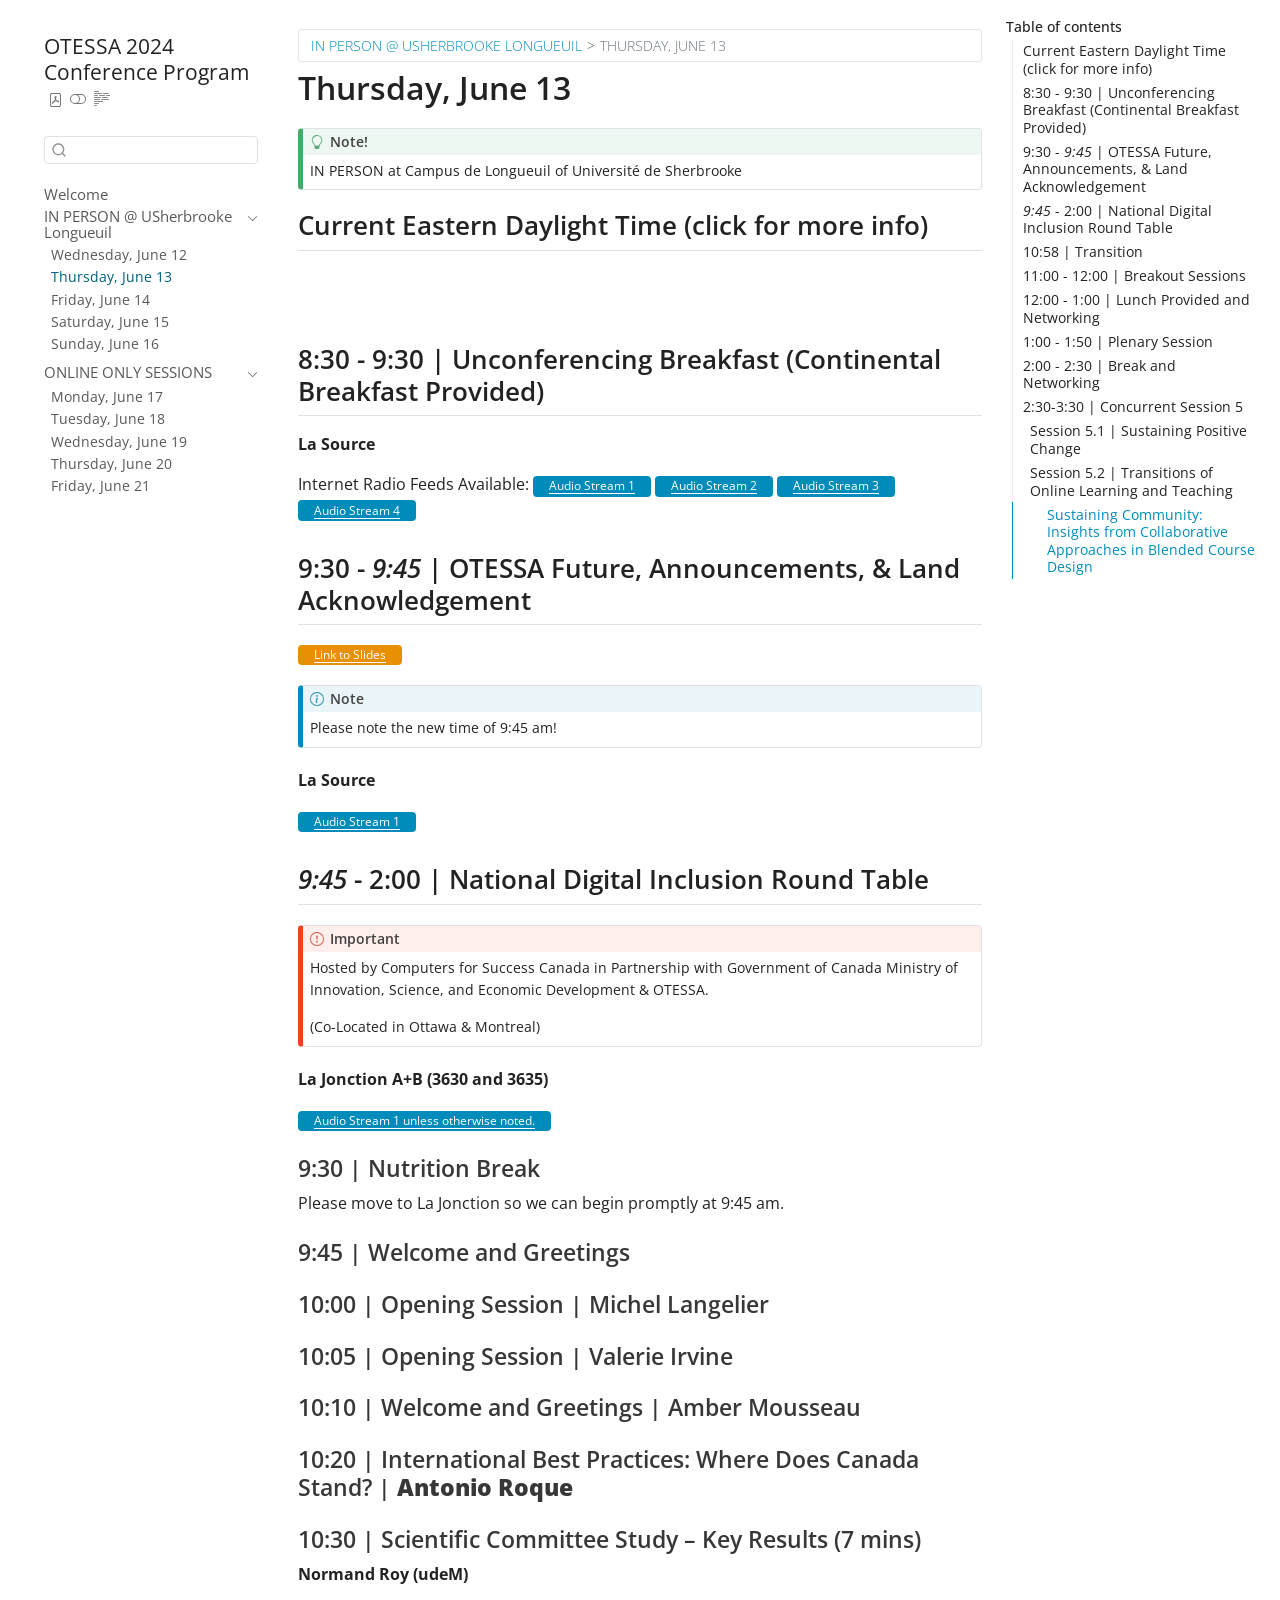
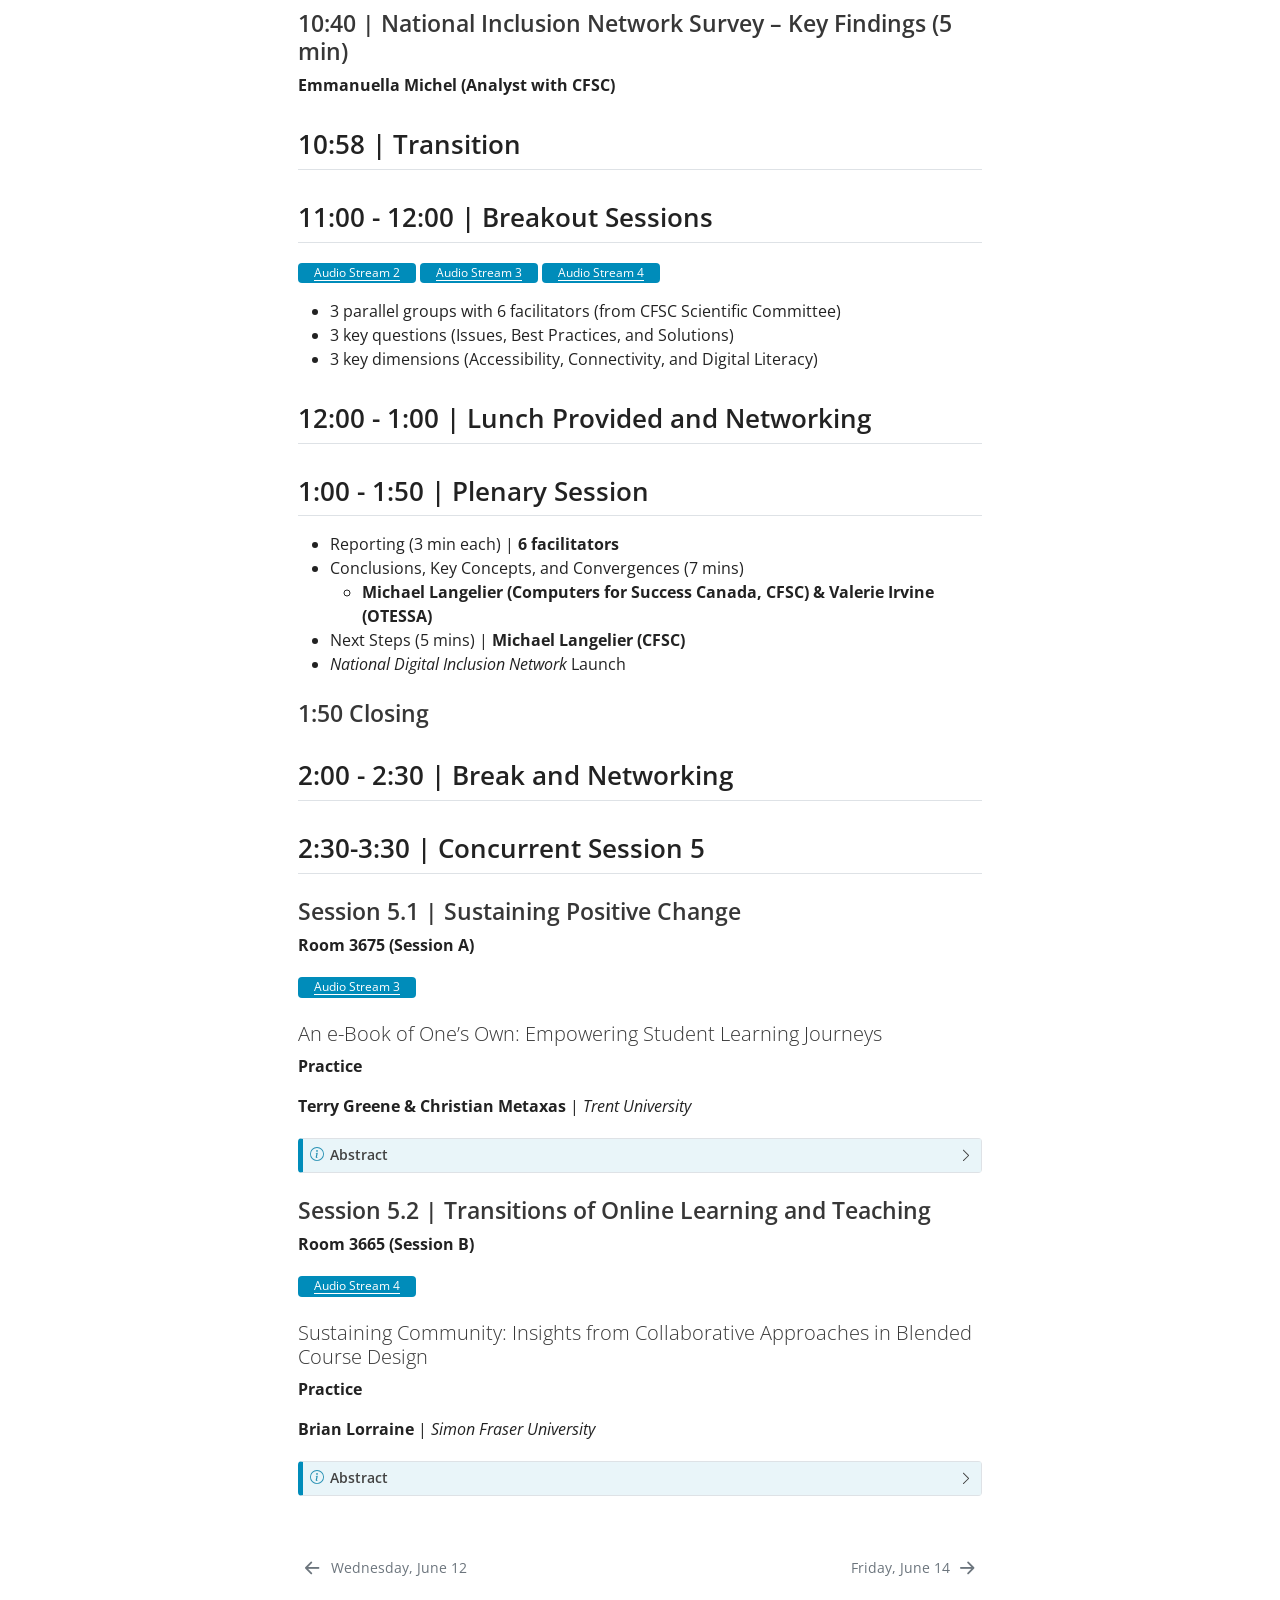
<file: docs/jun13.html>
<!DOCTYPE html>
<html xmlns="http://www.w3.org/1999/xhtml" lang="en" xml:lang="en"><head>

<meta charset="utf-8">
<meta name="generator" content="quarto-1.4.545">

<meta name="viewport" content="width=device-width, initial-scale=1.0, user-scalable=yes">


<title>OTESSA 2024 Conference Program - Thursday, June 13</title>
<style>
code{white-space: pre-wrap;}
span.smallcaps{font-variant: small-caps;}
div.columns{display: flex; gap: min(4vw, 1.5em);}
div.column{flex: auto; overflow-x: auto;}
div.hanging-indent{margin-left: 1.5em; text-indent: -1.5em;}
ul.task-list{list-style: none;}
ul.task-list li input[type="checkbox"] {
  width: 0.8em;
  margin: 0 0.8em 0.2em -1em; /* quarto-specific, see https://github.com/quarto-dev/quarto-cli/issues/4556 */ 
  vertical-align: middle;
}
</style>


<script src="site_libs/quarto-nav/quarto-nav.js"></script>
<script src="site_libs/quarto-nav/headroom.min.js"></script>
<script src="site_libs/clipboard/clipboard.min.js"></script>
<script src="site_libs/quarto-search/autocomplete.umd.js"></script>
<script src="site_libs/quarto-search/fuse.min.js"></script>
<script src="site_libs/quarto-search/quarto-search.js"></script>
<meta name="quarto:offset" content="./">
<link href="./jun14.html" rel="next">
<link href="./jun12.html" rel="prev">
<script src="site_libs/quarto-html/quarto.js"></script>
<script src="site_libs/quarto-html/popper.min.js"></script>
<script src="site_libs/quarto-html/tippy.umd.min.js"></script>
<script src="site_libs/quarto-html/anchor.min.js"></script>
<link href="site_libs/quarto-html/tippy.css" rel="stylesheet">
<link href="site_libs/quarto-html/quarto-syntax-highlighting.css" rel="stylesheet" class="quarto-color-scheme" id="quarto-text-highlighting-styles">
<link href="site_libs/quarto-html/quarto-syntax-highlighting-dark.css" rel="prefetch" class="quarto-color-scheme quarto-color-alternate" id="quarto-text-highlighting-styles">
<script src="site_libs/bootstrap/bootstrap.min.js"></script>
<link href="site_libs/bootstrap/bootstrap-icons.css" rel="stylesheet">
<link href="site_libs/bootstrap/bootstrap.min.css" rel="stylesheet" class="quarto-color-scheme" id="quarto-bootstrap" data-mode="light">
<link href="site_libs/bootstrap/bootstrap-dark.min.css" rel="prefetch" class="quarto-color-scheme quarto-color-alternate" id="quarto-bootstrap" data-mode="dark">
<script id="quarto-search-options" type="application/json">{
  "location": "sidebar",
  "copy-button": false,
  "collapse-after": 3,
  "panel-placement": "start",
  "type": "textbox",
  "limit": 50,
  "keyboard-shortcut": [
    "f",
    "/",
    "s"
  ],
  "show-item-context": false,
  "language": {
    "search-no-results-text": "No results",
    "search-matching-documents-text": "matching documents",
    "search-copy-link-title": "Copy link to search",
    "search-hide-matches-text": "Hide additional matches",
    "search-more-match-text": "more match in this document",
    "search-more-matches-text": "more matches in this document",
    "search-clear-button-title": "Clear",
    "search-text-placeholder": "",
    "search-detached-cancel-button-title": "Cancel",
    "search-submit-button-title": "Submit",
    "search-label": "Search"
  }
}</script>


</head>

<body class="nav-sidebar floating">

<div id="quarto-search-results"></div>
  <header id="quarto-header" class="headroom fixed-top">
  <nav class="quarto-secondary-nav">
    <div class="container-fluid d-flex">
      <button type="button" class="quarto-btn-toggle btn" data-bs-toggle="collapse" data-bs-target=".quarto-sidebar-collapse-item" aria-controls="quarto-sidebar" aria-expanded="false" aria-label="Toggle sidebar navigation" onclick="if (window.quartoToggleHeadroom) { window.quartoToggleHeadroom(); }">
        <i class="bi bi-layout-text-sidebar-reverse"></i>
      </button>
        <nav class="quarto-page-breadcrumbs" aria-label="breadcrumb"><ol class="breadcrumb"><li class="breadcrumb-item"><a href="./jun12.html">IN PERSON @ USherbrooke Longueuil</a></li><li class="breadcrumb-item"><a href="./jun13.html">Thursday, June 13</a></li></ol></nav>
        <a class="flex-grow-1" role="button" data-bs-toggle="collapse" data-bs-target=".quarto-sidebar-collapse-item" aria-controls="quarto-sidebar" aria-expanded="false" aria-label="Toggle sidebar navigation" onclick="if (window.quartoToggleHeadroom) { window.quartoToggleHeadroom(); }">      
        </a>
      <button type="button" class="btn quarto-search-button" aria-label="" onclick="window.quartoOpenSearch();">
        <i class="bi bi-search"></i>
      </button>
    </div>
  </nav>
</header>
<!-- content -->
<div id="quarto-content" class="quarto-container page-columns page-rows-contents page-layout-article">
<!-- sidebar -->
  <nav id="quarto-sidebar" class="sidebar collapse collapse-horizontal quarto-sidebar-collapse-item sidebar-navigation floating overflow-auto">
    <div class="pt-lg-2 mt-2 text-left sidebar-header">
    <div class="sidebar-title mb-0 py-0">
      <a href="./">OTESSA 2024 Conference Program</a> 
        <div class="sidebar-tools-main tools-wide">
    <a href="./OTESSA-2024-Conference-Program.pdf" title="Download PDF" class="quarto-navigation-tool px-1" aria-label="Download PDF"><i class="bi bi-file-pdf"></i></a>
  <a href="" class="quarto-color-scheme-toggle quarto-navigation-tool  px-1" onclick="window.quartoToggleColorScheme(); return false;" title="Toggle dark mode"><i class="bi"></i></a>
  <a href="" class="quarto-reader-toggle quarto-navigation-tool px-1" onclick="window.quartoToggleReader(); return false;" title="Toggle reader mode">
  <div class="quarto-reader-toggle-btn">
  <i class="bi"></i>
  </div>
</a>
</div>
    </div>
      </div>
        <div class="mt-2 flex-shrink-0 align-items-center">
        <div class="sidebar-search">
        <div id="quarto-search" class="" title="Search"></div>
        </div>
        </div>
    <div class="sidebar-menu-container"> 
    <ul class="list-unstyled mt-1">
        <li class="sidebar-item">
  <div class="sidebar-item-container"> 
  <a href="./index.html" class="sidebar-item-text sidebar-link">
 <span class="menu-text">Welcome</span></a>
  </div>
</li>
        <li class="sidebar-item sidebar-item-section">
      <div class="sidebar-item-container"> 
            <a class="sidebar-item-text sidebar-link text-start" data-bs-toggle="collapse" data-bs-target="#quarto-sidebar-section-1" aria-expanded="true">
 <span class="menu-text">IN PERSON @ USherbrooke Longueuil</span></a>
          <a class="sidebar-item-toggle text-start" data-bs-toggle="collapse" data-bs-target="#quarto-sidebar-section-1" aria-expanded="true" aria-label="Toggle section">
            <i class="bi bi-chevron-right ms-2"></i>
          </a> 
      </div>
      <ul id="quarto-sidebar-section-1" class="collapse list-unstyled sidebar-section depth1 show">  
          <li class="sidebar-item">
  <div class="sidebar-item-container"> 
  <a href="./jun12.html" class="sidebar-item-text sidebar-link">
 <span class="menu-text">Wednesday, June 12</span></a>
  </div>
</li>
          <li class="sidebar-item">
  <div class="sidebar-item-container"> 
  <a href="./jun13.html" class="sidebar-item-text sidebar-link active">
 <span class="menu-text">Thursday, June 13</span></a>
  </div>
</li>
          <li class="sidebar-item">
  <div class="sidebar-item-container"> 
  <a href="./jun14.html" class="sidebar-item-text sidebar-link">
 <span class="menu-text">Friday, June 14</span></a>
  </div>
</li>
          <li class="sidebar-item">
  <div class="sidebar-item-container"> 
  <a href="./jun15.html" class="sidebar-item-text sidebar-link">
 <span class="menu-text">Saturday, June 15</span></a>
  </div>
</li>
          <li class="sidebar-item">
  <div class="sidebar-item-container"> 
  <a href="./jun16.html" class="sidebar-item-text sidebar-link">
 <span class="menu-text">Sunday, June 16</span></a>
  </div>
</li>
      </ul>
  </li>
        <li class="sidebar-item sidebar-item-section">
      <div class="sidebar-item-container"> 
            <a class="sidebar-item-text sidebar-link text-start" data-bs-toggle="collapse" data-bs-target="#quarto-sidebar-section-2" aria-expanded="true">
 <span class="menu-text">ONLINE ONLY SESSIONS</span></a>
          <a class="sidebar-item-toggle text-start" data-bs-toggle="collapse" data-bs-target="#quarto-sidebar-section-2" aria-expanded="true" aria-label="Toggle section">
            <i class="bi bi-chevron-right ms-2"></i>
          </a> 
      </div>
      <ul id="quarto-sidebar-section-2" class="collapse list-unstyled sidebar-section depth1 show">  
          <li class="sidebar-item">
  <div class="sidebar-item-container"> 
  <a href="./jun17.html" class="sidebar-item-text sidebar-link">
 <span class="menu-text">Monday, June 17</span></a>
  </div>
</li>
          <li class="sidebar-item">
  <div class="sidebar-item-container"> 
  <a href="./jun18.html" class="sidebar-item-text sidebar-link">
 <span class="menu-text">Tuesday, June 18</span></a>
  </div>
</li>
          <li class="sidebar-item">
  <div class="sidebar-item-container"> 
  <a href="./jun19.html" class="sidebar-item-text sidebar-link">
 <span class="menu-text">Wednesday, June 19</span></a>
  </div>
</li>
          <li class="sidebar-item">
  <div class="sidebar-item-container"> 
  <a href="./jun20.html" class="sidebar-item-text sidebar-link">
 <span class="menu-text">Thursday, June 20</span></a>
  </div>
</li>
          <li class="sidebar-item">
  <div class="sidebar-item-container"> 
  <a href="./jun21.html" class="sidebar-item-text sidebar-link">
 <span class="menu-text">Friday, June 21</span></a>
  </div>
</li>
      </ul>
  </li>
    </ul>
    </div>
</nav>
<div id="quarto-sidebar-glass" class="quarto-sidebar-collapse-item" data-bs-toggle="collapse" data-bs-target=".quarto-sidebar-collapse-item"></div>
<!-- margin-sidebar -->
    <div id="quarto-margin-sidebar" class="sidebar margin-sidebar">
        <nav id="TOC" role="doc-toc" class="toc-active">
    <h2 id="toc-title">Table of contents</h2>
   
  <ul>
  <li><a href="#current-eastern-daylight-time-click-for-more-info" id="toc-current-eastern-daylight-time-click-for-more-info" class="nav-link active" data-scroll-target="#current-eastern-daylight-time-click-for-more-info">Current Eastern Daylight Time (click for more info)</a></li>
  <li><a href="#unconferencing-breakfast-continental-breakfast-provided" id="toc-unconferencing-breakfast-continental-breakfast-provided" class="nav-link" data-scroll-target="#unconferencing-breakfast-continental-breakfast-provided">8:30 - 9:30 | Unconferencing Breakfast (Continental Breakfast Provided)</a></li>
  <li><a href="#otessa-future-announcements-land-acknowledgement" id="toc-otessa-future-announcements-land-acknowledgement" class="nav-link" data-scroll-target="#otessa-future-announcements-land-acknowledgement">9:30 - <em>9:45</em> | OTESSA Future, Announcements, &amp; Land Acknowledgement</a></li>
  <li><a href="#national-digital-inclusion-round-table" id="toc-national-digital-inclusion-round-table" class="nav-link" data-scroll-target="#national-digital-inclusion-round-table"><em>9:45</em> - 2:00 | National Digital Inclusion Round Table</a>
  <ul>
  <li><a href="#nutrition-break" id="toc-nutrition-break" class="nav-link" data-scroll-target="#nutrition-break">9:30 | Nutrition Break</a></li>
  <li><a href="#welcome-and-greetings" id="toc-welcome-and-greetings" class="nav-link" data-scroll-target="#welcome-and-greetings">9:45 | Welcome and Greetings</a></li>
  <li><a href="#opening-session-michel-langelier" id="toc-opening-session-michel-langelier" class="nav-link" data-scroll-target="#opening-session-michel-langelier">10:00 | Opening Session | Michel Langelier</a></li>
  <li><a href="#opening-session-valerie-irvine" id="toc-opening-session-valerie-irvine" class="nav-link" data-scroll-target="#opening-session-valerie-irvine">10:05 | Opening Session | Valerie Irvine</a></li>
  <li><a href="#welcome-and-greetings-amber-mousseau" id="toc-welcome-and-greetings-amber-mousseau" class="nav-link" data-scroll-target="#welcome-and-greetings-amber-mousseau">10:10 | Welcome and Greetings | Amber Mousseau</a></li>
  <li><a href="#international-best-practices-where-does-canada-stand-antonio-roque" id="toc-international-best-practices-where-does-canada-stand-antonio-roque" class="nav-link" data-scroll-target="#international-best-practices-where-does-canada-stand-antonio-roque">10:20 | International Best Practices: Where Does Canada Stand? | <strong>Antonio Roque</strong></a></li>
  <li><a href="#scientific-committee-study-key-results-7-mins" id="toc-scientific-committee-study-key-results-7-mins" class="nav-link" data-scroll-target="#scientific-committee-study-key-results-7-mins">10:30 | Scientific Committee Study – Key Results (7 mins)</a></li>
  <li><a href="#national-inclusion-network-survey-key-findings-5-min" id="toc-national-inclusion-network-survey-key-findings-5-min" class="nav-link" data-scroll-target="#national-inclusion-network-survey-key-findings-5-min">10:40 | National Inclusion Network Survey – Key Findings (5 min)</a></li>
  </ul></li>
  <li><a href="#transition" id="toc-transition" class="nav-link" data-scroll-target="#transition">10:58 | Transition</a></li>
  <li><a href="#breakout-sessions" id="toc-breakout-sessions" class="nav-link" data-scroll-target="#breakout-sessions">11:00 - 12:00 | Breakout Sessions</a></li>
  <li><a href="#lunch-provided-and-networking" id="toc-lunch-provided-and-networking" class="nav-link" data-scroll-target="#lunch-provided-and-networking">12:00 - 1:00 | Lunch Provided and Networking</a></li>
  <li><a href="#plenary-session" id="toc-plenary-session" class="nav-link" data-scroll-target="#plenary-session">1:00 - 1:50 | Plenary Session</a>
  <ul>
  <li><a href="#closing" id="toc-closing" class="nav-link" data-scroll-target="#closing">1:50 Closing</a></li>
  </ul></li>
  <li><a href="#break-and-networking" id="toc-break-and-networking" class="nav-link" data-scroll-target="#break-and-networking">2:00 - 2:30 | Break and Networking</a></li>
  <li><a href="#concurrent-session-5" id="toc-concurrent-session-5" class="nav-link" data-scroll-target="#concurrent-session-5">2:30-3:30 | Concurrent Session 5</a>
  <ul>
  <li><a href="#session-5.1-sustaining-positive-change" id="toc-session-5.1-sustaining-positive-change" class="nav-link" data-scroll-target="#session-5.1-sustaining-positive-change">Session 5.1 | Sustaining Positive Change</a>
  <ul class="collapse">
  <li><a href="#an-e-book-of-ones-own-empowering-student-learning-journeys" id="toc-an-e-book-of-ones-own-empowering-student-learning-journeys" class="nav-link" data-scroll-target="#an-e-book-of-ones-own-empowering-student-learning-journeys">An e-Book of One’s Own: Empowering Student Learning Journeys</a></li>
  </ul></li>
  <li><a href="#session-5.2-transitions-of-online-learning-and-teaching" id="toc-session-5.2-transitions-of-online-learning-and-teaching" class="nav-link" data-scroll-target="#session-5.2-transitions-of-online-learning-and-teaching">Session 5.2 | Transitions of Online Learning and Teaching</a>
  <ul class="collapse">
  <li><a href="#sustaining-community-insights-from-collaborative-approaches-in-blended-course-design" id="toc-sustaining-community-insights-from-collaborative-approaches-in-blended-course-design" class="nav-link" data-scroll-target="#sustaining-community-insights-from-collaborative-approaches-in-blended-course-design">Sustaining Community: Insights from Collaborative Approaches in Blended Course Design</a></li>
  </ul></li>
  </ul></li>
  </ul>
</nav>
    </div>
<!-- main -->
<main class="content" id="quarto-document-content">

<header id="title-block-header" class="quarto-title-block default"><nav class="quarto-page-breadcrumbs quarto-title-breadcrumbs d-none d-lg-block" aria-label="breadcrumb"><ol class="breadcrumb"><li class="breadcrumb-item"><a href="./jun12.html">IN PERSON @ USherbrooke Longueuil</a></li><li class="breadcrumb-item"><a href="./jun13.html">Thursday, June 13</a></li></ol></nav>
<div class="quarto-title">
<h1 class="title">Thursday, June 13</h1>
</div>



<div class="quarto-title-meta">

    
  
    
  </div>
  


</header>


<div class="callout callout-style-default callout-tip callout-titled">
<div class="callout-header d-flex align-content-center">
<div class="callout-icon-container">
<i class="callout-icon"></i>
</div>
<div class="callout-title-container flex-fill">
Note!
</div>
</div>
<div class="callout-body-container callout-body">
<p>IN PERSON at Campus de Longueuil of Université de Sherbrooke</p>
</div>
</div>
<section id="current-eastern-daylight-time-click-for-more-info" class="level2">
<h2 class="anchored" data-anchor-id="current-eastern-daylight-time-click-for-more-info">Current Eastern Daylight Time (click for more info)</h2>
<iframe src="https://free.timeanddate.com/clock/i98z8zgl/n165/fs18/tcccc/ftbi/tt0/tw1/tm1/ta1" frameborder="0" width="347" height="23">
</iframe>
</section>
<section id="unconferencing-breakfast-continental-breakfast-provided" class="level2 unnumbered">
<h2 class="unnumbered anchored" data-anchor-id="unconferencing-breakfast-continental-breakfast-provided">8:30 - 9:30 | Unconferencing Breakfast (Continental Breakfast Provided)</h2>
<p><strong>La Source</strong></p>
<p>Internet Radio Feeds Available: <a href="https://radio.uvic.ca/public/otessa" target="_blank" class="badge bg-primary"><b> Audio Stream 1</b></a> <a href="https://radio.uvic.ca/public/otessa_2" target="_blank" class="badge bg-primary"><b>Audio Stream 2</b></a> <a href="https://radio.uvic.ca/public/otessa_3" target="_blank" class="badge bg-primary"><b>Audio Stream 3</b></a> <a href="https://radio.uvic.ca/public/otessa_4" target="_blank" class="badge bg-primary"><b>Audio Stream 4</b></a></p>
</section>
<section id="otessa-future-announcements-land-acknowledgement" class="level2">
<h2 class="anchored" data-anchor-id="otessa-future-announcements-land-acknowledgement">9:30 - <em>9:45</em> | OTESSA Future, Announcements, &amp; Land Acknowledgement</h2>
<p><a href="https://docs.google.com/presentation/d/1aZtCVNxVfMzEHOEIY29MXJ77VW32Mn6IAN-OxEBkoSY/edit?usp=sharing" target="_blank" class="badge bg-warning"><b>Link to Slides</b></a></p>
<div class="callout callout-style-default callout-note callout-titled">
<div class="callout-header d-flex align-content-center">
<div class="callout-icon-container">
<i class="callout-icon"></i>
</div>
<div class="callout-title-container flex-fill">
Note
</div>
</div>
<div class="callout-body-container callout-body">
<p>Please note the new time of 9:45 am!</p>
</div>
</div>
<p><strong>La Source</strong></p>
<p><a href="https://radio.uvic.ca/public/otessa" target="_blank" class="badge bg-primary"><b>Audio Stream 1</b></a></p>
</section>
<section id="national-digital-inclusion-round-table" class="level2">
<h2 class="anchored" data-anchor-id="national-digital-inclusion-round-table"><em>9:45</em> - 2:00 | National Digital Inclusion Round Table</h2>
<div class="callout callout-style-default callout-important callout-titled">
<div class="callout-header d-flex align-content-center">
<div class="callout-icon-container">
<i class="callout-icon"></i>
</div>
<div class="callout-title-container flex-fill">
Important
</div>
</div>
<div class="callout-body-container callout-body">
<p>Hosted by Computers for Success Canada in Partnership with Government of Canada Ministry of Innovation, Science, and Economic Development &amp; OTESSA.</p>
<p>(Co-Located in Ottawa &amp; Montreal)</p>
</div>
</div>
<p><strong>La Jonction A+B (3630 and 3635)</strong></p>
<p><a href="https://radio.uvic.ca/public/otessa" target="_blank" class="badge bg-primary"><b>Audio Stream 1 unless otherwise noted.</b></a></p>
<section id="nutrition-break" class="level3">
<h3 class="anchored" data-anchor-id="nutrition-break">9:30 | Nutrition Break</h3>
<p>Please move to La Jonction so we can begin promptly at 9:45 am.</p>
</section>
<section id="welcome-and-greetings" class="level3">
<h3 class="anchored" data-anchor-id="welcome-and-greetings">9:45 | Welcome and Greetings</h3>
</section>
<section id="opening-session-michel-langelier" class="level3">
<h3 class="anchored" data-anchor-id="opening-session-michel-langelier">10:00 | Opening Session | Michel Langelier</h3>
</section>
<section id="opening-session-valerie-irvine" class="level3">
<h3 class="anchored" data-anchor-id="opening-session-valerie-irvine">10:05 | Opening Session | Valerie Irvine</h3>
</section>
<section id="welcome-and-greetings-amber-mousseau" class="level3">
<h3 class="anchored" data-anchor-id="welcome-and-greetings-amber-mousseau">10:10 | Welcome and Greetings | Amber Mousseau</h3>
</section>
<section id="international-best-practices-where-does-canada-stand-antonio-roque" class="level3">
<h3 class="anchored" data-anchor-id="international-best-practices-where-does-canada-stand-antonio-roque">10:20 | International Best Practices: Where Does Canada Stand? | <strong>Antonio Roque</strong></h3>
</section>
<section id="scientific-committee-study-key-results-7-mins" class="level3">
<h3 class="anchored" data-anchor-id="scientific-committee-study-key-results-7-mins">10:30 | Scientific Committee Study – Key Results (7 mins)</h3>
<p><strong>Normand Roy (udeM)</strong></p>
</section>
<section id="national-inclusion-network-survey-key-findings-5-min" class="level3">
<h3 class="anchored" data-anchor-id="national-inclusion-network-survey-key-findings-5-min">10:40 | National Inclusion Network Survey – Key Findings (5 min)</h3>
<p><strong>Emmanuella Michel (Analyst with CFSC)</strong></p>
</section>
</section>
<section id="transition" class="level2">
<h2 class="anchored" data-anchor-id="transition">10:58 | Transition</h2>
</section>
<section id="breakout-sessions" class="level2">
<h2 class="anchored" data-anchor-id="breakout-sessions">11:00 - 12:00 | Breakout Sessions</h2>
<p><a href="https://radio.uvic.ca/public/otessa_2" target="_blank" class="badge bg-primary"><b>Audio Stream 2</b></a> <a href="https://radio.uvic.ca/public/otessa_3" target="_blank" class="badge bg-primary"><b>Audio Stream 3</b></a> <a href="https://radio.uvic.ca/public/otessa_4" target="_blank" class="badge bg-primary"><b>Audio Stream 4</b></a></p>
<ul>
<li>3 parallel groups with 6 facilitators (from CFSC Scientific Committee)</li>
<li>3 key questions (Issues, Best Practices, and Solutions)</li>
<li>3 key dimensions (Accessibility, Connectivity, and Digital Literacy)</li>
</ul>
</section>
<section id="lunch-provided-and-networking" class="level2">
<h2 class="anchored" data-anchor-id="lunch-provided-and-networking">12:00 - 1:00 | Lunch Provided and Networking</h2>
</section>
<section id="plenary-session" class="level2">
<h2 class="anchored" data-anchor-id="plenary-session">1:00 - 1:50 | Plenary Session</h2>
<ul>
<li>Reporting (3 min each) | <strong>6 facilitators</strong></li>
<li>Conclusions, Key Concepts, and Convergences (7 mins)
<ul>
<li><strong>Michael Langelier (Computers for Success Canada, CFSC) &amp; Valerie Irvine (OTESSA)</strong></li>
</ul></li>
<li>Next Steps (5 mins) | <strong>Michael Langelier (CFSC)</strong></li>
<li><em>National Digital Inclusion Network</em> Launch</li>
</ul>
<section id="closing" class="level3">
<h3 class="anchored" data-anchor-id="closing">1:50 Closing</h3>
</section>
</section>
<section id="break-and-networking" class="level2">
<h2 class="anchored" data-anchor-id="break-and-networking">2:00 - 2:30 | Break and Networking</h2>
</section>
<section id="concurrent-session-5" class="level2">
<h2 class="anchored" data-anchor-id="concurrent-session-5">2:30-3:30 | Concurrent Session 5</h2>
<section id="session-5.1-sustaining-positive-change" class="level3">
<h3 class="anchored" data-anchor-id="session-5.1-sustaining-positive-change">Session 5.1 | Sustaining Positive Change</h3>
<p><strong>Room 3675 (Session A)</strong></p>
<p><a href="https://radio.uvic.ca/public/otessa_3" target="_blank" class="badge bg-primary"><b>Audio Stream 3</b></a></p>
<section id="an-e-book-of-ones-own-empowering-student-learning-journeys" class="level4">
<h4 class="anchored" data-anchor-id="an-e-book-of-ones-own-empowering-student-learning-journeys">An e-Book of One’s Own: Empowering Student Learning Journeys</h4>
<p><strong>Practice</strong></p>
<p><strong>Terry Greene &amp; Christian Metaxas</strong> | <em>Trent University</em></p>
<div class="callout callout-style-default callout-note callout-titled">
<div class="callout-header d-flex align-content-center" data-bs-toggle="collapse" data-bs-target=".callout-4-contents" aria-controls="callout-4" aria-expanded="false" aria-label="Toggle callout">
<div class="callout-icon-container">
<i class="callout-icon"></i>
</div>
<div class="callout-title-container flex-fill">
Abstract
</div>
<div class="callout-btn-toggle d-inline-block border-0 py-1 ps-1 pe-0 float-end"><i class="callout-toggle"></i></div>
</div>
<div id="callout-4" class="callout-4-contents callout-collapse collapse">
<div class="callout-body-container callout-body">
<p>Join our interactive session to explore the transformative initiative, “An e-Book of One’s Own,” designed to reshape the student experience in higher education. In a dynamic environment, participants will engage with Pressbooks, a powerful tool enabling students to craft personalized e-books showcasing their academic journey. The session emphasizes hands-on exploration, collaborative problem-solving, and interactive structures to work towards successful implementation. Reflective exercises simulate the student experience, fostering a deep understanding of the program’s impact. This session is not a passive presentation; it’s a collective effort to redefine educational experiences. Attendees will leave with practical insights, strategies for implementation, and a renewed vision for empowering students through digital innovation.</p>
</div>
</div>
</div>
</section>
</section>
<section id="session-5.2-transitions-of-online-learning-and-teaching" class="level3">
<h3 class="anchored" data-anchor-id="session-5.2-transitions-of-online-learning-and-teaching">Session 5.2 | Transitions of Online Learning and Teaching</h3>
<p><strong>Room 3665 (Session B)</strong></p>
<p><a href="https://radio.uvic.ca/public/otessa_4" target="_blank" class="badge bg-primary"><b>Audio Stream 4</b></a></p>
<section id="sustaining-community-insights-from-collaborative-approaches-in-blended-course-design" class="level4">
<h4 class="anchored" data-anchor-id="sustaining-community-insights-from-collaborative-approaches-in-blended-course-design">Sustaining Community: Insights from Collaborative Approaches in Blended Course Design</h4>
<p><strong>Practice</strong></p>
<p><strong>Brian Lorraine</strong> | <em>Simon Fraser University</em></p>
<div class="callout callout-style-default callout-note callout-titled">
<div class="callout-header d-flex align-content-center" data-bs-toggle="collapse" data-bs-target=".callout-5-contents" aria-controls="callout-5" aria-expanded="false" aria-label="Toggle callout">
<div class="callout-icon-container">
<i class="callout-icon"></i>
</div>
<div class="callout-title-container flex-fill">
Abstract
</div>
<div class="callout-btn-toggle d-inline-block border-0 py-1 ps-1 pe-0 float-end"><i class="callout-toggle"></i></div>
</div>
<div id="callout-5" class="callout-5-contents callout-collapse collapse">
<div class="callout-body-container callout-body">
<p>This session presents findings from a comprehensive evaluation of a Faculty Learning Community (FLC) model implemented by the Centre for Educational Excellence (CEE) at Simon Fraser University (SFU), aimed at fostering blended learning practices. Building upon preliminary observations shared at OTESSA ’23, the session delves into the nuanced challenges and insights gleaned from 5 semester-based cohorts over a 3-year period. Through focus group discussions and qualitative analysis of transcripts, the results uncover diverse perspectives on logistical, operational, and pedagogical considerations surrounding blended learning adoption. These insights are particularly timely given the growing trend towards blended/hybrid learning in Canadian post-secondary education, juxtaposed with faculty concerns over workload and burnout (Johnson, 2023). By exploring the implications of sustaining shared futures in higher education, this session invites participants to engage in a critical dialogue on navigating organizational practices centered on intentionality, community, and well-being.</p>
</div>
</div>
</div>


</section>
</section>
</section>

</main> <!-- /main -->
<script id="quarto-html-after-body" type="application/javascript">
window.document.addEventListener("DOMContentLoaded", function (event) {
  const toggleBodyColorMode = (bsSheetEl) => {
    const mode = bsSheetEl.getAttribute("data-mode");
    const bodyEl = window.document.querySelector("body");
    if (mode === "dark") {
      bodyEl.classList.add("quarto-dark");
      bodyEl.classList.remove("quarto-light");
    } else {
      bodyEl.classList.add("quarto-light");
      bodyEl.classList.remove("quarto-dark");
    }
  }
  const toggleBodyColorPrimary = () => {
    const bsSheetEl = window.document.querySelector("link#quarto-bootstrap");
    if (bsSheetEl) {
      toggleBodyColorMode(bsSheetEl);
    }
  }
  toggleBodyColorPrimary();  
  const disableStylesheet = (stylesheets) => {
    for (let i=0; i < stylesheets.length; i++) {
      const stylesheet = stylesheets[i];
      stylesheet.rel = 'prefetch';
    }
  }
  const enableStylesheet = (stylesheets) => {
    for (let i=0; i < stylesheets.length; i++) {
      const stylesheet = stylesheets[i];
      stylesheet.rel = 'stylesheet';
    }
  }
  const manageTransitions = (selector, allowTransitions) => {
    const els = window.document.querySelectorAll(selector);
    for (let i=0; i < els.length; i++) {
      const el = els[i];
      if (allowTransitions) {
        el.classList.remove('notransition');
      } else {
        el.classList.add('notransition');
      }
    }
  }
  const toggleGiscusIfUsed = (isAlternate, darkModeDefault) => {
    const baseTheme = document.querySelector('#giscus-base-theme')?.value ?? 'light';
    const alternateTheme = document.querySelector('#giscus-alt-theme')?.value ?? 'dark';
    let newTheme = '';
    if(darkModeDefault) {
      newTheme = isAlternate ? baseTheme : alternateTheme;
    } else {
      newTheme = isAlternate ? alternateTheme : baseTheme;
    }
    const changeGiscusTheme = () => {
      // From: https://github.com/giscus/giscus/issues/336
      const sendMessage = (message) => {
        const iframe = document.querySelector('iframe.giscus-frame');
        if (!iframe) return;
        iframe.contentWindow.postMessage({ giscus: message }, 'https://giscus.app');
      }
      sendMessage({
        setConfig: {
          theme: newTheme
        }
      });
    }
    const isGiscussLoaded = window.document.querySelector('iframe.giscus-frame') !== null;
    if (isGiscussLoaded) {
      changeGiscusTheme();
    }
  }
  const toggleColorMode = (alternate) => {
    // Switch the stylesheets
    const alternateStylesheets = window.document.querySelectorAll('link.quarto-color-scheme.quarto-color-alternate');
    manageTransitions('#quarto-margin-sidebar .nav-link', false);
    if (alternate) {
      enableStylesheet(alternateStylesheets);
      for (const sheetNode of alternateStylesheets) {
        if (sheetNode.id === "quarto-bootstrap") {
          toggleBodyColorMode(sheetNode);
        }
      }
    } else {
      disableStylesheet(alternateStylesheets);
      toggleBodyColorPrimary();
    }
    manageTransitions('#quarto-margin-sidebar .nav-link', true);
    // Switch the toggles
    const toggles = window.document.querySelectorAll('.quarto-color-scheme-toggle');
    for (let i=0; i < toggles.length; i++) {
      const toggle = toggles[i];
      if (toggle) {
        if (alternate) {
          toggle.classList.add("alternate");     
        } else {
          toggle.classList.remove("alternate");
        }
      }
    }
    // Hack to workaround the fact that safari doesn't
    // properly recolor the scrollbar when toggling (#1455)
    if (navigator.userAgent.indexOf('Safari') > 0 && navigator.userAgent.indexOf('Chrome') == -1) {
      manageTransitions("body", false);
      window.scrollTo(0, 1);
      setTimeout(() => {
        window.scrollTo(0, 0);
        manageTransitions("body", true);
      }, 40);  
    }
  }
  const isFileUrl = () => { 
    return window.location.protocol === 'file:';
  }
  const hasAlternateSentinel = () => {  
    let styleSentinel = getColorSchemeSentinel();
    if (styleSentinel !== null) {
      return styleSentinel === "alternate";
    } else {
      return false;
    }
  }
  const setStyleSentinel = (alternate) => {
    const value = alternate ? "alternate" : "default";
    if (!isFileUrl()) {
      window.localStorage.setItem("quarto-color-scheme", value);
    } else {
      localAlternateSentinel = value;
    }
  }
  const getColorSchemeSentinel = () => {
    if (!isFileUrl()) {
      const storageValue = window.localStorage.getItem("quarto-color-scheme");
      return storageValue != null ? storageValue : localAlternateSentinel;
    } else {
      return localAlternateSentinel;
    }
  }
  const darkModeDefault = false;
  let localAlternateSentinel = darkModeDefault ? 'alternate' : 'default';
  // Dark / light mode switch
  window.quartoToggleColorScheme = () => {
    // Read the current dark / light value 
    let toAlternate = !hasAlternateSentinel();
    toggleColorMode(toAlternate);
    setStyleSentinel(toAlternate);
    toggleGiscusIfUsed(toAlternate, darkModeDefault);
  };
  // Ensure there is a toggle, if there isn't float one in the top right
  if (window.document.querySelector('.quarto-color-scheme-toggle') === null) {
    const a = window.document.createElement('a');
    a.classList.add('top-right');
    a.classList.add('quarto-color-scheme-toggle');
    a.href = "";
    a.onclick = function() { try { window.quartoToggleColorScheme(); } catch {} return false; };
    const i = window.document.createElement("i");
    i.classList.add('bi');
    a.appendChild(i);
    window.document.body.appendChild(a);
  }
  // Switch to dark mode if need be
  if (hasAlternateSentinel()) {
    toggleColorMode(true);
  } else {
    toggleColorMode(false);
  }
  const icon = "";
  const anchorJS = new window.AnchorJS();
  anchorJS.options = {
    placement: 'right',
    icon: icon
  };
  anchorJS.add('.anchored');
  const isCodeAnnotation = (el) => {
    for (const clz of el.classList) {
      if (clz.startsWith('code-annotation-')) {                     
        return true;
      }
    }
    return false;
  }
  const clipboard = new window.ClipboardJS('.code-copy-button', {
    text: function(trigger) {
      const codeEl = trigger.previousElementSibling.cloneNode(true);
      for (const childEl of codeEl.children) {
        if (isCodeAnnotation(childEl)) {
          childEl.remove();
        }
      }
      return codeEl.innerText;
    }
  });
  clipboard.on('success', function(e) {
    // button target
    const button = e.trigger;
    // don't keep focus
    button.blur();
    // flash "checked"
    button.classList.add('code-copy-button-checked');
    var currentTitle = button.getAttribute("title");
    button.setAttribute("title", "Copied!");
    let tooltip;
    if (window.bootstrap) {
      button.setAttribute("data-bs-toggle", "tooltip");
      button.setAttribute("data-bs-placement", "left");
      button.setAttribute("data-bs-title", "Copied!");
      tooltip = new bootstrap.Tooltip(button, 
        { trigger: "manual", 
          customClass: "code-copy-button-tooltip",
          offset: [0, -8]});
      tooltip.show();    
    }
    setTimeout(function() {
      if (tooltip) {
        tooltip.hide();
        button.removeAttribute("data-bs-title");
        button.removeAttribute("data-bs-toggle");
        button.removeAttribute("data-bs-placement");
      }
      button.setAttribute("title", currentTitle);
      button.classList.remove('code-copy-button-checked');
    }, 1000);
    // clear code selection
    e.clearSelection();
  });
  function tippyHover(el, contentFn, onTriggerFn, onUntriggerFn) {
    const config = {
      allowHTML: true,
      maxWidth: 500,
      delay: 100,
      arrow: false,
      appendTo: function(el) {
          return el.parentElement;
      },
      interactive: true,
      interactiveBorder: 10,
      theme: 'quarto',
      placement: 'bottom-start',
    };
    if (contentFn) {
      config.content = contentFn;
    }
    if (onTriggerFn) {
      config.onTrigger = onTriggerFn;
    }
    if (onUntriggerFn) {
      config.onUntrigger = onUntriggerFn;
    }
    window.tippy(el, config); 
  }
  const noterefs = window.document.querySelectorAll('a[role="doc-noteref"]');
  for (var i=0; i<noterefs.length; i++) {
    const ref = noterefs[i];
    tippyHover(ref, function() {
      // use id or data attribute instead here
      let href = ref.getAttribute('data-footnote-href') || ref.getAttribute('href');
      try { href = new URL(href).hash; } catch {}
      const id = href.replace(/^#\/?/, "");
      const note = window.document.getElementById(id);
      return note.innerHTML;
    });
  }
  const xrefs = window.document.querySelectorAll('a.quarto-xref');
  const processXRef = (id, note) => {
    // Strip column container classes
    const stripColumnClz = (el) => {
      el.classList.remove("page-full", "page-columns");
      if (el.children) {
        for (const child of el.children) {
          stripColumnClz(child);
        }
      }
    }
    stripColumnClz(note)
    if (id === null || id.startsWith('sec-')) {
      // Special case sections, only their first couple elements
      const container = document.createElement("div");
      if (note.children && note.children.length > 2) {
        container.appendChild(note.children[0].cloneNode(true));
        for (let i = 1; i < note.children.length; i++) {
          const child = note.children[i];
          if (child.tagName === "P" && child.innerText === "") {
            continue;
          } else {
            container.appendChild(child.cloneNode(true));
            break;
          }
        }
        if (window.Quarto?.typesetMath) {
          window.Quarto.typesetMath(container);
        }
        return container.innerHTML
      } else {
        if (window.Quarto?.typesetMath) {
          window.Quarto.typesetMath(note);
        }
        return note.innerHTML;
      }
    } else {
      // Remove any anchor links if they are present
      const anchorLink = note.querySelector('a.anchorjs-link');
      if (anchorLink) {
        anchorLink.remove();
      }
      if (window.Quarto?.typesetMath) {
        window.Quarto.typesetMath(note);
      }
      // TODO in 1.5, we should make sure this works without a callout special case
      if (note.classList.contains("callout")) {
        return note.outerHTML;
      } else {
        return note.innerHTML;
      }
    }
  }
  for (var i=0; i<xrefs.length; i++) {
    const xref = xrefs[i];
    tippyHover(xref, undefined, function(instance) {
      instance.disable();
      let url = xref.getAttribute('href');
      let hash = undefined; 
      if (url.startsWith('#')) {
        hash = url;
      } else {
        try { hash = new URL(url).hash; } catch {}
      }
      if (hash) {
        const id = hash.replace(/^#\/?/, "");
        const note = window.document.getElementById(id);
        if (note !== null) {
          try {
            const html = processXRef(id, note.cloneNode(true));
            instance.setContent(html);
          } finally {
            instance.enable();
            instance.show();
          }
        } else {
          // See if we can fetch this
          fetch(url.split('#')[0])
          .then(res => res.text())
          .then(html => {
            const parser = new DOMParser();
            const htmlDoc = parser.parseFromString(html, "text/html");
            const note = htmlDoc.getElementById(id);
            if (note !== null) {
              const html = processXRef(id, note);
              instance.setContent(html);
            } 
          }).finally(() => {
            instance.enable();
            instance.show();
          });
        }
      } else {
        // See if we can fetch a full url (with no hash to target)
        // This is a special case and we should probably do some content thinning / targeting
        fetch(url)
        .then(res => res.text())
        .then(html => {
          const parser = new DOMParser();
          const htmlDoc = parser.parseFromString(html, "text/html");
          const note = htmlDoc.querySelector('main.content');
          if (note !== null) {
            // This should only happen for chapter cross references
            // (since there is no id in the URL)
            // remove the first header
            if (note.children.length > 0 && note.children[0].tagName === "HEADER") {
              note.children[0].remove();
            }
            const html = processXRef(null, note);
            instance.setContent(html);
          } 
        }).finally(() => {
          instance.enable();
          instance.show();
        });
      }
    }, function(instance) {
    });
  }
      let selectedAnnoteEl;
      const selectorForAnnotation = ( cell, annotation) => {
        let cellAttr = 'data-code-cell="' + cell + '"';
        let lineAttr = 'data-code-annotation="' +  annotation + '"';
        const selector = 'span[' + cellAttr + '][' + lineAttr + ']';
        return selector;
      }
      const selectCodeLines = (annoteEl) => {
        const doc = window.document;
        const targetCell = annoteEl.getAttribute("data-target-cell");
        const targetAnnotation = annoteEl.getAttribute("data-target-annotation");
        const annoteSpan = window.document.querySelector(selectorForAnnotation(targetCell, targetAnnotation));
        const lines = annoteSpan.getAttribute("data-code-lines").split(",");
        const lineIds = lines.map((line) => {
          return targetCell + "-" + line;
        })
        let top = null;
        let height = null;
        let parent = null;
        if (lineIds.length > 0) {
            //compute the position of the single el (top and bottom and make a div)
            const el = window.document.getElementById(lineIds[0]);
            top = el.offsetTop;
            height = el.offsetHeight;
            parent = el.parentElement.parentElement;
          if (lineIds.length > 1) {
            const lastEl = window.document.getElementById(lineIds[lineIds.length - 1]);
            const bottom = lastEl.offsetTop + lastEl.offsetHeight;
            height = bottom - top;
          }
          if (top !== null && height !== null && parent !== null) {
            // cook up a div (if necessary) and position it 
            let div = window.document.getElementById("code-annotation-line-highlight");
            if (div === null) {
              div = window.document.createElement("div");
              div.setAttribute("id", "code-annotation-line-highlight");
              div.style.position = 'absolute';
              parent.appendChild(div);
            }
            div.style.top = top - 2 + "px";
            div.style.height = height + 4 + "px";
            div.style.left = 0;
            let gutterDiv = window.document.getElementById("code-annotation-line-highlight-gutter");
            if (gutterDiv === null) {
              gutterDiv = window.document.createElement("div");
              gutterDiv.setAttribute("id", "code-annotation-line-highlight-gutter");
              gutterDiv.style.position = 'absolute';
              const codeCell = window.document.getElementById(targetCell);
              const gutter = codeCell.querySelector('.code-annotation-gutter');
              gutter.appendChild(gutterDiv);
            }
            gutterDiv.style.top = top - 2 + "px";
            gutterDiv.style.height = height + 4 + "px";
          }
          selectedAnnoteEl = annoteEl;
        }
      };
      const unselectCodeLines = () => {
        const elementsIds = ["code-annotation-line-highlight", "code-annotation-line-highlight-gutter"];
        elementsIds.forEach((elId) => {
          const div = window.document.getElementById(elId);
          if (div) {
            div.remove();
          }
        });
        selectedAnnoteEl = undefined;
      };
        // Handle positioning of the toggle
    window.addEventListener(
      "resize",
      throttle(() => {
        elRect = undefined;
        if (selectedAnnoteEl) {
          selectCodeLines(selectedAnnoteEl);
        }
      }, 10)
    );
    function throttle(fn, ms) {
    let throttle = false;
    let timer;
      return (...args) => {
        if(!throttle) { // first call gets through
            fn.apply(this, args);
            throttle = true;
        } else { // all the others get throttled
            if(timer) clearTimeout(timer); // cancel #2
            timer = setTimeout(() => {
              fn.apply(this, args);
              timer = throttle = false;
            }, ms);
        }
      };
    }
      // Attach click handler to the DT
      const annoteDls = window.document.querySelectorAll('dt[data-target-cell]');
      for (const annoteDlNode of annoteDls) {
        annoteDlNode.addEventListener('click', (event) => {
          const clickedEl = event.target;
          if (clickedEl !== selectedAnnoteEl) {
            unselectCodeLines();
            const activeEl = window.document.querySelector('dt[data-target-cell].code-annotation-active');
            if (activeEl) {
              activeEl.classList.remove('code-annotation-active');
            }
            selectCodeLines(clickedEl);
            clickedEl.classList.add('code-annotation-active');
          } else {
            // Unselect the line
            unselectCodeLines();
            clickedEl.classList.remove('code-annotation-active');
          }
        });
      }
  const findCites = (el) => {
    const parentEl = el.parentElement;
    if (parentEl) {
      const cites = parentEl.dataset.cites;
      if (cites) {
        return {
          el,
          cites: cites.split(' ')
        };
      } else {
        return findCites(el.parentElement)
      }
    } else {
      return undefined;
    }
  };
  var bibliorefs = window.document.querySelectorAll('a[role="doc-biblioref"]');
  for (var i=0; i<bibliorefs.length; i++) {
    const ref = bibliorefs[i];
    const citeInfo = findCites(ref);
    if (citeInfo) {
      tippyHover(citeInfo.el, function() {
        var popup = window.document.createElement('div');
        citeInfo.cites.forEach(function(cite) {
          var citeDiv = window.document.createElement('div');
          citeDiv.classList.add('hanging-indent');
          citeDiv.classList.add('csl-entry');
          var biblioDiv = window.document.getElementById('ref-' + cite);
          if (biblioDiv) {
            citeDiv.innerHTML = biblioDiv.innerHTML;
          }
          popup.appendChild(citeDiv);
        });
        return popup.innerHTML;
      });
    }
  }
});
</script>
<nav class="page-navigation">
  <div class="nav-page nav-page-previous">
      <a href="./jun12.html" class="pagination-link  aria-label=" wednesday,="" june="" 12"="">
        <i class="bi bi-arrow-left-short"></i> <span class="nav-page-text">Wednesday, June 12</span>
      </a>          
  </div>
  <div class="nav-page nav-page-next">
      <a href="./jun14.html" class="pagination-link" aria-label="Friday, June 14">
        <span class="nav-page-text">Friday, June 14</span> <i class="bi bi-arrow-right-short"></i>
      </a>
  </div>
</nav>
</div> <!-- /content -->




</body></html>
</file>
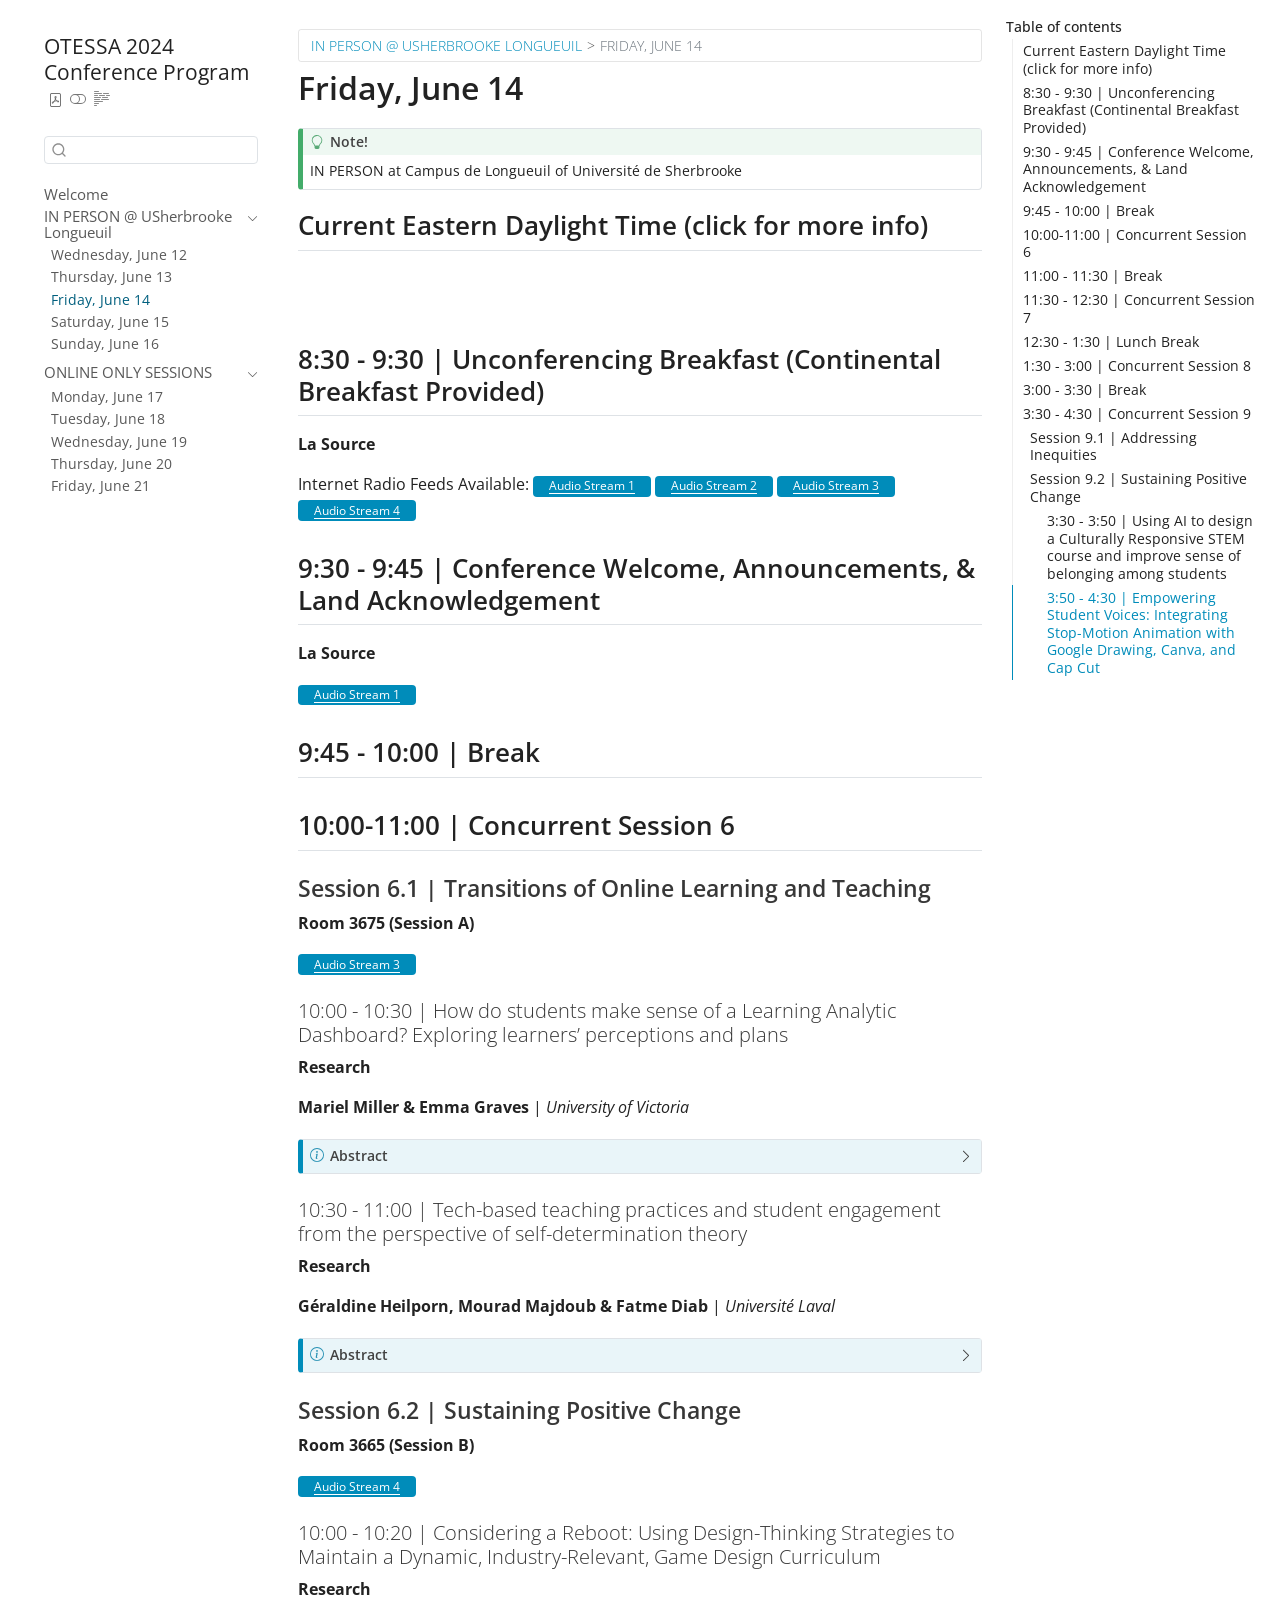
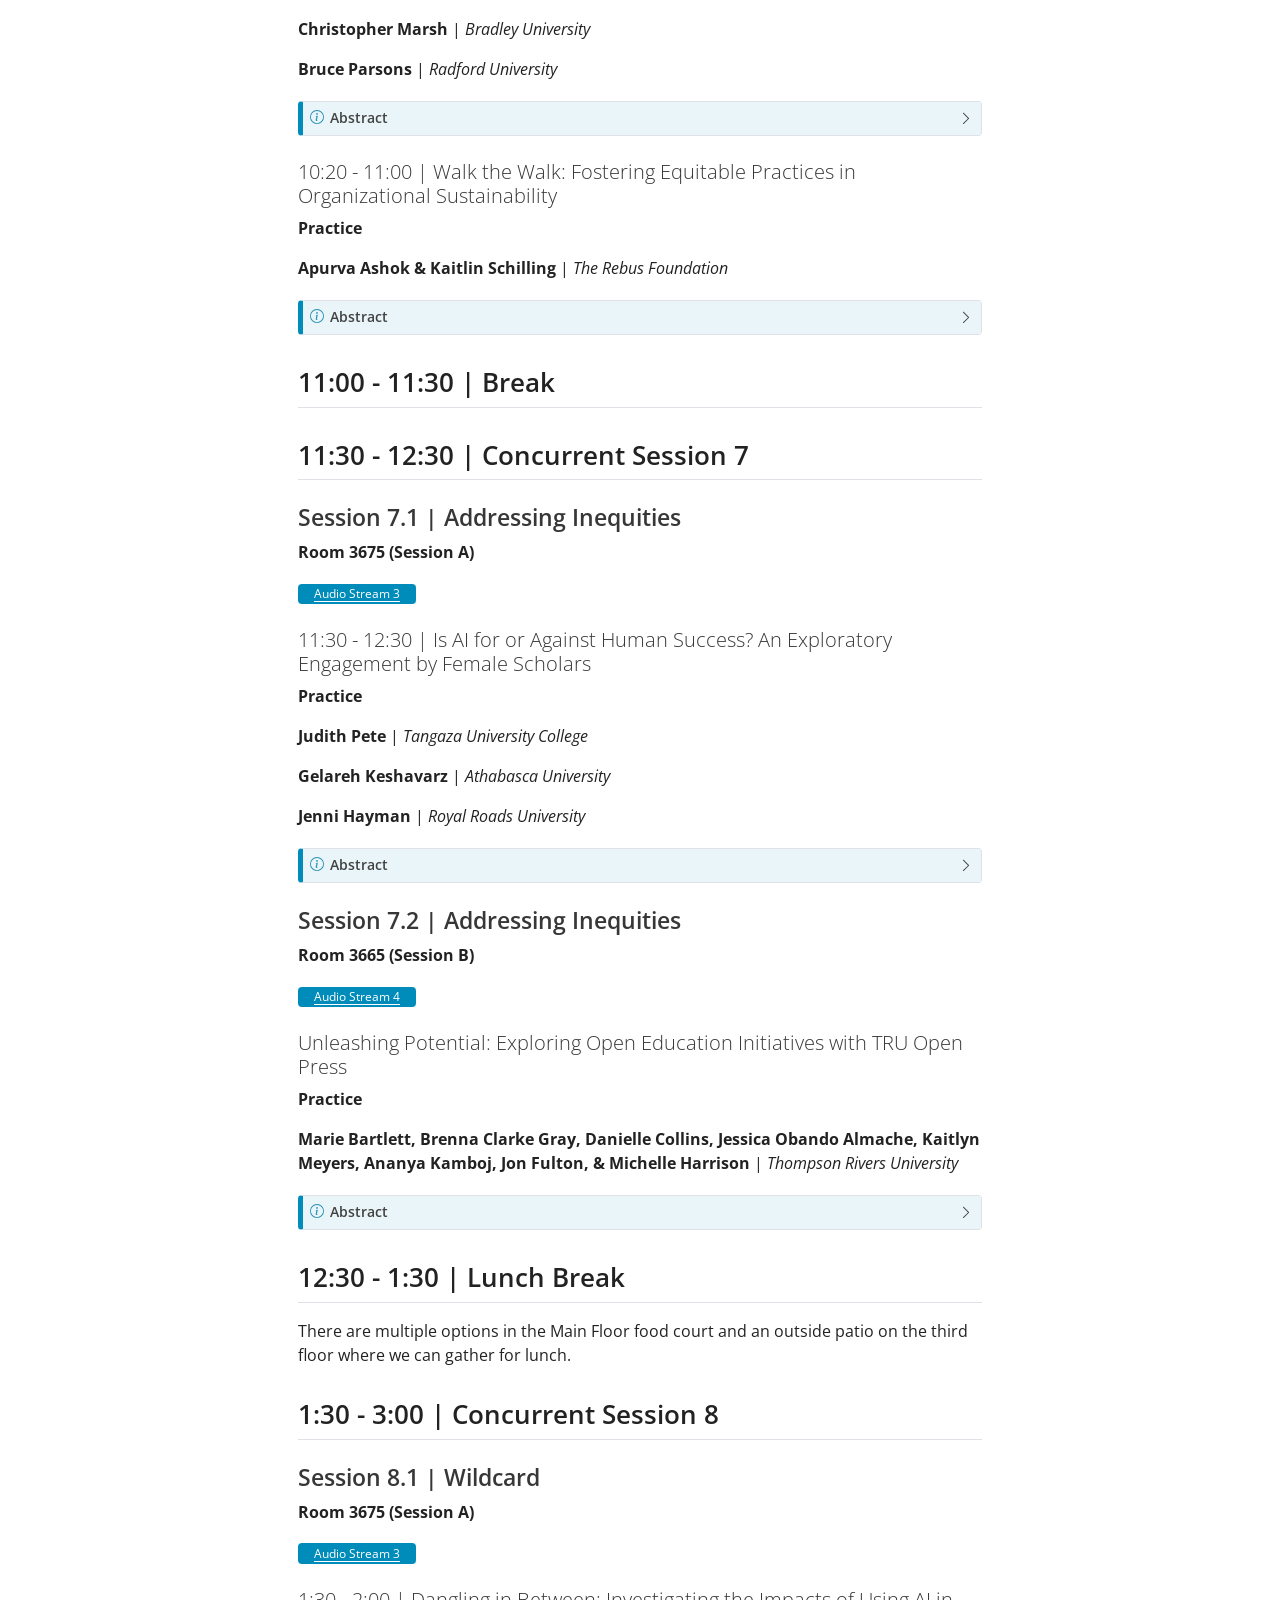
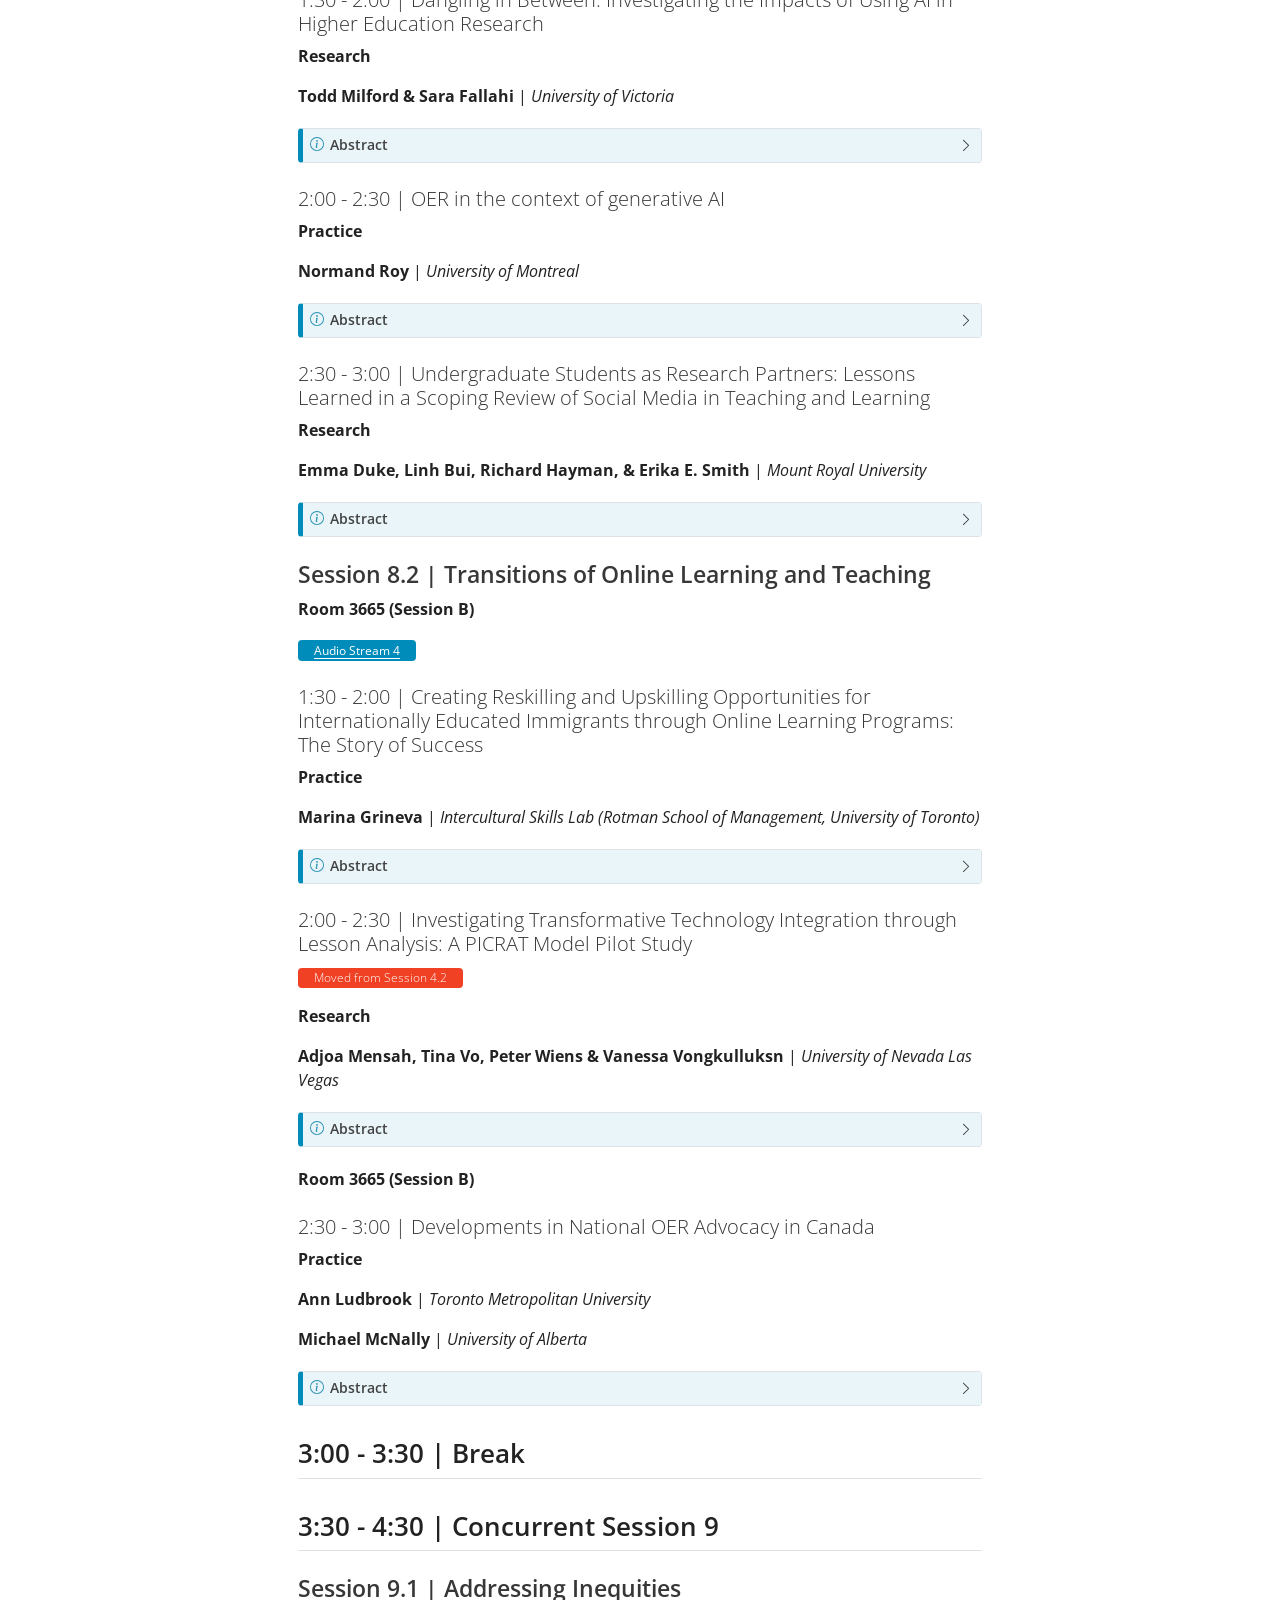
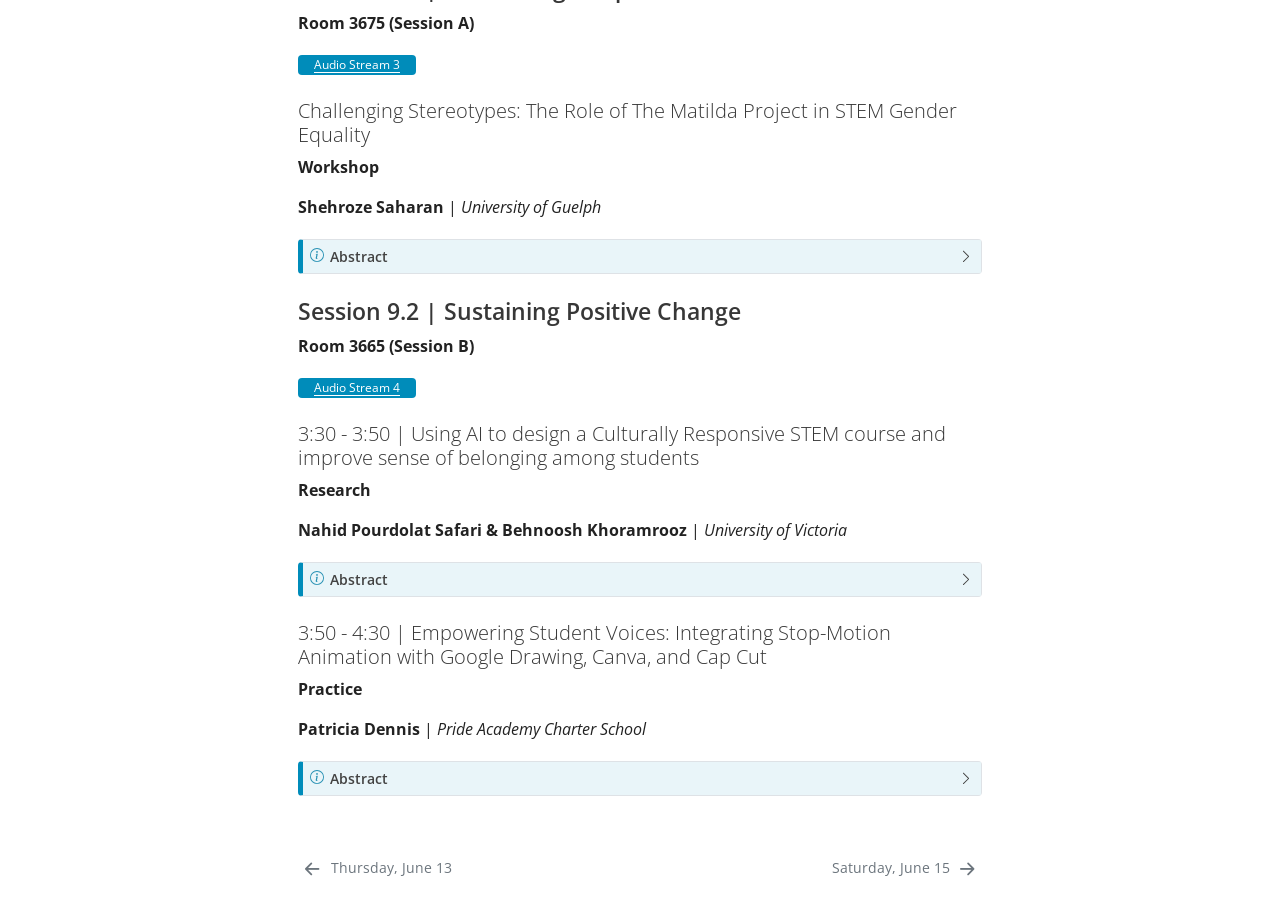
<file: docs/jun14.html>
<!DOCTYPE html>
<html xmlns="http://www.w3.org/1999/xhtml" lang="en" xml:lang="en"><head>

<meta charset="utf-8">
<meta name="generator" content="quarto-1.4.545">

<meta name="viewport" content="width=device-width, initial-scale=1.0, user-scalable=yes">


<title>OTESSA 2024 Conference Program - Friday, June 14</title>
<style>
code{white-space: pre-wrap;}
span.smallcaps{font-variant: small-caps;}
div.columns{display: flex; gap: min(4vw, 1.5em);}
div.column{flex: auto; overflow-x: auto;}
div.hanging-indent{margin-left: 1.5em; text-indent: -1.5em;}
ul.task-list{list-style: none;}
ul.task-list li input[type="checkbox"] {
  width: 0.8em;
  margin: 0 0.8em 0.2em -1em; /* quarto-specific, see https://github.com/quarto-dev/quarto-cli/issues/4556 */ 
  vertical-align: middle;
}
</style>


<script src="site_libs/quarto-nav/quarto-nav.js"></script>
<script src="site_libs/quarto-nav/headroom.min.js"></script>
<script src="site_libs/clipboard/clipboard.min.js"></script>
<script src="site_libs/quarto-search/autocomplete.umd.js"></script>
<script src="site_libs/quarto-search/fuse.min.js"></script>
<script src="site_libs/quarto-search/quarto-search.js"></script>
<meta name="quarto:offset" content="./">
<link href="./jun15.html" rel="next">
<link href="./jun13.html" rel="prev">
<script src="site_libs/quarto-html/quarto.js"></script>
<script src="site_libs/quarto-html/popper.min.js"></script>
<script src="site_libs/quarto-html/tippy.umd.min.js"></script>
<script src="site_libs/quarto-html/anchor.min.js"></script>
<link href="site_libs/quarto-html/tippy.css" rel="stylesheet">
<link href="site_libs/quarto-html/quarto-syntax-highlighting.css" rel="stylesheet" class="quarto-color-scheme" id="quarto-text-highlighting-styles">
<link href="site_libs/quarto-html/quarto-syntax-highlighting-dark.css" rel="prefetch" class="quarto-color-scheme quarto-color-alternate" id="quarto-text-highlighting-styles">
<script src="site_libs/bootstrap/bootstrap.min.js"></script>
<link href="site_libs/bootstrap/bootstrap-icons.css" rel="stylesheet">
<link href="site_libs/bootstrap/bootstrap.min.css" rel="stylesheet" class="quarto-color-scheme" id="quarto-bootstrap" data-mode="light">
<link href="site_libs/bootstrap/bootstrap-dark.min.css" rel="prefetch" class="quarto-color-scheme quarto-color-alternate" id="quarto-bootstrap" data-mode="dark">
<script id="quarto-search-options" type="application/json">{
  "location": "sidebar",
  "copy-button": false,
  "collapse-after": 3,
  "panel-placement": "start",
  "type": "textbox",
  "limit": 50,
  "keyboard-shortcut": [
    "f",
    "/",
    "s"
  ],
  "show-item-context": false,
  "language": {
    "search-no-results-text": "No results",
    "search-matching-documents-text": "matching documents",
    "search-copy-link-title": "Copy link to search",
    "search-hide-matches-text": "Hide additional matches",
    "search-more-match-text": "more match in this document",
    "search-more-matches-text": "more matches in this document",
    "search-clear-button-title": "Clear",
    "search-text-placeholder": "",
    "search-detached-cancel-button-title": "Cancel",
    "search-submit-button-title": "Submit",
    "search-label": "Search"
  }
}</script>


</head>

<body class="nav-sidebar floating">

<div id="quarto-search-results"></div>
  <header id="quarto-header" class="headroom fixed-top">
  <nav class="quarto-secondary-nav">
    <div class="container-fluid d-flex">
      <button type="button" class="quarto-btn-toggle btn" data-bs-toggle="collapse" data-bs-target=".quarto-sidebar-collapse-item" aria-controls="quarto-sidebar" aria-expanded="false" aria-label="Toggle sidebar navigation" onclick="if (window.quartoToggleHeadroom) { window.quartoToggleHeadroom(); }">
        <i class="bi bi-layout-text-sidebar-reverse"></i>
      </button>
        <nav class="quarto-page-breadcrumbs" aria-label="breadcrumb"><ol class="breadcrumb"><li class="breadcrumb-item"><a href="./jun12.html">IN PERSON @ USherbrooke Longueuil</a></li><li class="breadcrumb-item"><a href="./jun14.html">Friday, June 14</a></li></ol></nav>
        <a class="flex-grow-1" role="button" data-bs-toggle="collapse" data-bs-target=".quarto-sidebar-collapse-item" aria-controls="quarto-sidebar" aria-expanded="false" aria-label="Toggle sidebar navigation" onclick="if (window.quartoToggleHeadroom) { window.quartoToggleHeadroom(); }">      
        </a>
      <button type="button" class="btn quarto-search-button" aria-label="" onclick="window.quartoOpenSearch();">
        <i class="bi bi-search"></i>
      </button>
    </div>
  </nav>
</header>
<!-- content -->
<div id="quarto-content" class="quarto-container page-columns page-rows-contents page-layout-article">
<!-- sidebar -->
  <nav id="quarto-sidebar" class="sidebar collapse collapse-horizontal quarto-sidebar-collapse-item sidebar-navigation floating overflow-auto">
    <div class="pt-lg-2 mt-2 text-left sidebar-header">
    <div class="sidebar-title mb-0 py-0">
      <a href="./">OTESSA 2024 Conference Program</a> 
        <div class="sidebar-tools-main tools-wide">
    <a href="./OTESSA-2024-Conference-Program.pdf" title="Download PDF" class="quarto-navigation-tool px-1" aria-label="Download PDF"><i class="bi bi-file-pdf"></i></a>
  <a href="" class="quarto-color-scheme-toggle quarto-navigation-tool  px-1" onclick="window.quartoToggleColorScheme(); return false;" title="Toggle dark mode"><i class="bi"></i></a>
  <a href="" class="quarto-reader-toggle quarto-navigation-tool px-1" onclick="window.quartoToggleReader(); return false;" title="Toggle reader mode">
  <div class="quarto-reader-toggle-btn">
  <i class="bi"></i>
  </div>
</a>
</div>
    </div>
      </div>
        <div class="mt-2 flex-shrink-0 align-items-center">
        <div class="sidebar-search">
        <div id="quarto-search" class="" title="Search"></div>
        </div>
        </div>
    <div class="sidebar-menu-container"> 
    <ul class="list-unstyled mt-1">
        <li class="sidebar-item">
  <div class="sidebar-item-container"> 
  <a href="./index.html" class="sidebar-item-text sidebar-link">
 <span class="menu-text">Welcome</span></a>
  </div>
</li>
        <li class="sidebar-item sidebar-item-section">
      <div class="sidebar-item-container"> 
            <a class="sidebar-item-text sidebar-link text-start" data-bs-toggle="collapse" data-bs-target="#quarto-sidebar-section-1" aria-expanded="true">
 <span class="menu-text">IN PERSON @ USherbrooke Longueuil</span></a>
          <a class="sidebar-item-toggle text-start" data-bs-toggle="collapse" data-bs-target="#quarto-sidebar-section-1" aria-expanded="true" aria-label="Toggle section">
            <i class="bi bi-chevron-right ms-2"></i>
          </a> 
      </div>
      <ul id="quarto-sidebar-section-1" class="collapse list-unstyled sidebar-section depth1 show">  
          <li class="sidebar-item">
  <div class="sidebar-item-container"> 
  <a href="./jun12.html" class="sidebar-item-text sidebar-link">
 <span class="menu-text">Wednesday, June 12</span></a>
  </div>
</li>
          <li class="sidebar-item">
  <div class="sidebar-item-container"> 
  <a href="./jun13.html" class="sidebar-item-text sidebar-link">
 <span class="menu-text">Thursday, June 13</span></a>
  </div>
</li>
          <li class="sidebar-item">
  <div class="sidebar-item-container"> 
  <a href="./jun14.html" class="sidebar-item-text sidebar-link active">
 <span class="menu-text">Friday, June 14</span></a>
  </div>
</li>
          <li class="sidebar-item">
  <div class="sidebar-item-container"> 
  <a href="./jun15.html" class="sidebar-item-text sidebar-link">
 <span class="menu-text">Saturday, June 15</span></a>
  </div>
</li>
          <li class="sidebar-item">
  <div class="sidebar-item-container"> 
  <a href="./jun16.html" class="sidebar-item-text sidebar-link">
 <span class="menu-text">Sunday, June 16</span></a>
  </div>
</li>
      </ul>
  </li>
        <li class="sidebar-item sidebar-item-section">
      <div class="sidebar-item-container"> 
            <a class="sidebar-item-text sidebar-link text-start" data-bs-toggle="collapse" data-bs-target="#quarto-sidebar-section-2" aria-expanded="true">
 <span class="menu-text">ONLINE ONLY SESSIONS</span></a>
          <a class="sidebar-item-toggle text-start" data-bs-toggle="collapse" data-bs-target="#quarto-sidebar-section-2" aria-expanded="true" aria-label="Toggle section">
            <i class="bi bi-chevron-right ms-2"></i>
          </a> 
      </div>
      <ul id="quarto-sidebar-section-2" class="collapse list-unstyled sidebar-section depth1 show">  
          <li class="sidebar-item">
  <div class="sidebar-item-container"> 
  <a href="./jun17.html" class="sidebar-item-text sidebar-link">
 <span class="menu-text">Monday, June 17</span></a>
  </div>
</li>
          <li class="sidebar-item">
  <div class="sidebar-item-container"> 
  <a href="./jun18.html" class="sidebar-item-text sidebar-link">
 <span class="menu-text">Tuesday, June 18</span></a>
  </div>
</li>
          <li class="sidebar-item">
  <div class="sidebar-item-container"> 
  <a href="./jun19.html" class="sidebar-item-text sidebar-link">
 <span class="menu-text">Wednesday, June 19</span></a>
  </div>
</li>
          <li class="sidebar-item">
  <div class="sidebar-item-container"> 
  <a href="./jun20.html" class="sidebar-item-text sidebar-link">
 <span class="menu-text">Thursday, June 20</span></a>
  </div>
</li>
          <li class="sidebar-item">
  <div class="sidebar-item-container"> 
  <a href="./jun21.html" class="sidebar-item-text sidebar-link">
 <span class="menu-text">Friday, June 21</span></a>
  </div>
</li>
      </ul>
  </li>
    </ul>
    </div>
</nav>
<div id="quarto-sidebar-glass" class="quarto-sidebar-collapse-item" data-bs-toggle="collapse" data-bs-target=".quarto-sidebar-collapse-item"></div>
<!-- margin-sidebar -->
    <div id="quarto-margin-sidebar" class="sidebar margin-sidebar">
        <nav id="TOC" role="doc-toc" class="toc-active">
    <h2 id="toc-title">Table of contents</h2>
   
  <ul>
  <li><a href="#current-eastern-daylight-time-click-for-more-info" id="toc-current-eastern-daylight-time-click-for-more-info" class="nav-link active" data-scroll-target="#current-eastern-daylight-time-click-for-more-info">Current Eastern Daylight Time (click for more info)</a></li>
  <li><a href="#unconferencing-breakfast-continental-breakfast-provided" id="toc-unconferencing-breakfast-continental-breakfast-provided" class="nav-link" data-scroll-target="#unconferencing-breakfast-continental-breakfast-provided">8:30 - 9:30 | Unconferencing Breakfast (Continental Breakfast Provided)</a></li>
  <li><a href="#conference-welcome-announcements-land-acknowledgement" id="toc-conference-welcome-announcements-land-acknowledgement" class="nav-link" data-scroll-target="#conference-welcome-announcements-land-acknowledgement">9:30 - 9:45 | Conference Welcome, Announcements, &amp; Land Acknowledgement</a></li>
  <li><a href="#break" id="toc-break" class="nav-link" data-scroll-target="#break">9:45 - 10:00 | Break</a></li>
  <li><a href="#concurrent-session-6" id="toc-concurrent-session-6" class="nav-link" data-scroll-target="#concurrent-session-6">10:00-11:00 | Concurrent Session 6</a>
  <ul>
  <li><a href="#session-6.1-transitions-of-online-learning-and-teaching" id="toc-session-6.1-transitions-of-online-learning-and-teaching" class="nav-link" data-scroll-target="#session-6.1-transitions-of-online-learning-and-teaching">Session 6.1 | Transitions of Online Learning and Teaching</a>
  <ul class="collapse">
  <li><a href="#how-do-students-make-sense-of-a-learning-analytic-dashboard-exploring-learners-perceptions-and-plans" id="toc-how-do-students-make-sense-of-a-learning-analytic-dashboard-exploring-learners-perceptions-and-plans" class="nav-link" data-scroll-target="#how-do-students-make-sense-of-a-learning-analytic-dashboard-exploring-learners-perceptions-and-plans">10:00 - 10:30 | How do students make sense of a Learning Analytic Dashboard? Exploring learners’ perceptions and plans</a></li>
  <li><a href="#tech-based-teaching-practices-and-student-engagement-from-the-perspective-of-self-determination-theory" id="toc-tech-based-teaching-practices-and-student-engagement-from-the-perspective-of-self-determination-theory" class="nav-link" data-scroll-target="#tech-based-teaching-practices-and-student-engagement-from-the-perspective-of-self-determination-theory">10:30 - 11:00 | Tech-based teaching practices and student engagement from the perspective of self-determination theory</a></li>
  </ul></li>
  <li><a href="#session-6.2-sustaining-positive-change" id="toc-session-6.2-sustaining-positive-change" class="nav-link" data-scroll-target="#session-6.2-sustaining-positive-change">Session 6.2 | Sustaining Positive Change</a>
  <ul class="collapse">
  <li><a href="#considering-a-reboot-using-design-thinking-strategies-to-maintain-a-dynamic-industry-relevant-game-design-curriculum" id="toc-considering-a-reboot-using-design-thinking-strategies-to-maintain-a-dynamic-industry-relevant-game-design-curriculum" class="nav-link" data-scroll-target="#considering-a-reboot-using-design-thinking-strategies-to-maintain-a-dynamic-industry-relevant-game-design-curriculum">10:00 - 10:20 | Considering a Reboot: Using Design-Thinking Strategies to Maintain a Dynamic, Industry-Relevant, Game Design Curriculum</a></li>
  <li><a href="#walk-the-walk-fostering-equitable-practices-in-organizational-sustainability" id="toc-walk-the-walk-fostering-equitable-practices-in-organizational-sustainability" class="nav-link" data-scroll-target="#walk-the-walk-fostering-equitable-practices-in-organizational-sustainability">10:20 - 11:00 | Walk the Walk: Fostering Equitable Practices in Organizational Sustainability</a></li>
  </ul></li>
  </ul></li>
  <li><a href="#break-1" id="toc-break-1" class="nav-link" data-scroll-target="#break-1">11:00 - 11:30 | Break</a></li>
  <li><a href="#concurrent-session-7" id="toc-concurrent-session-7" class="nav-link" data-scroll-target="#concurrent-session-7">11:30 - 12:30 | Concurrent Session 7</a>
  <ul>
  <li><a href="#session-7.1-addressing-inequities" id="toc-session-7.1-addressing-inequities" class="nav-link" data-scroll-target="#session-7.1-addressing-inequities">Session 7.1 | Addressing Inequities</a>
  <ul class="collapse">
  <li><a href="#is-ai-for-or-against-human-success-an-exploratory-engagement-by-female-scholars" id="toc-is-ai-for-or-against-human-success-an-exploratory-engagement-by-female-scholars" class="nav-link" data-scroll-target="#is-ai-for-or-against-human-success-an-exploratory-engagement-by-female-scholars">11:30 - 12:30 | Is AI for or Against Human Success? An Exploratory Engagement by Female Scholars</a></li>
  </ul></li>
  <li><a href="#session-7.2-addressing-inequities" id="toc-session-7.2-addressing-inequities" class="nav-link" data-scroll-target="#session-7.2-addressing-inequities">Session 7.2 | Addressing Inequities</a>
  <ul class="collapse">
  <li><a href="#unleashing-potential-exploring-open-education-initiatives-with-tru-open-press" id="toc-unleashing-potential-exploring-open-education-initiatives-with-tru-open-press" class="nav-link" data-scroll-target="#unleashing-potential-exploring-open-education-initiatives-with-tru-open-press">Unleashing Potential: Exploring Open Education Initiatives with TRU Open Press</a></li>
  </ul></li>
  </ul></li>
  <li><a href="#lunch-break" id="toc-lunch-break" class="nav-link" data-scroll-target="#lunch-break">12:30 - 1:30 | Lunch Break</a></li>
  <li><a href="#concurrent-session-8" id="toc-concurrent-session-8" class="nav-link" data-scroll-target="#concurrent-session-8">1:30 - 3:00 | Concurrent Session 8</a>
  <ul>
  <li><a href="#session-8.1-wildcard" id="toc-session-8.1-wildcard" class="nav-link" data-scroll-target="#session-8.1-wildcard">Session 8.1 | Wildcard</a>
  <ul class="collapse">
  <li><a href="#dangling-in-between-investigating-the-impacts-of-using-ai-in-higher-education-research" id="toc-dangling-in-between-investigating-the-impacts-of-using-ai-in-higher-education-research" class="nav-link" data-scroll-target="#dangling-in-between-investigating-the-impacts-of-using-ai-in-higher-education-research">1:30 - 2:00 | Dangling in Between: Investigating the Impacts of Using AI in Higher Education Research</a></li>
  <li><a href="#oer-in-the-context-of-generative-ai" id="toc-oer-in-the-context-of-generative-ai" class="nav-link" data-scroll-target="#oer-in-the-context-of-generative-ai">2:00 - 2:30 | OER in the context of generative AI</a></li>
  <li><a href="#undergraduate-students-as-research-partners-lessons-learned-in-a-scoping-review-of-social-media-in-teaching-and-learning" id="toc-undergraduate-students-as-research-partners-lessons-learned-in-a-scoping-review-of-social-media-in-teaching-and-learning" class="nav-link" data-scroll-target="#undergraduate-students-as-research-partners-lessons-learned-in-a-scoping-review-of-social-media-in-teaching-and-learning">2:30 - 3:00 | Undergraduate Students as Research Partners: Lessons Learned in a Scoping Review of Social Media in Teaching and Learning</a></li>
  </ul></li>
  <li><a href="#session-8.2-transitions-of-online-learning-and-teaching" id="toc-session-8.2-transitions-of-online-learning-and-teaching" class="nav-link" data-scroll-target="#session-8.2-transitions-of-online-learning-and-teaching">Session 8.2 | Transitions of Online Learning and Teaching</a>
  <ul class="collapse">
  <li><a href="#creating-reskilling-and-upskilling-opportunities-for-internationally-educated-immigrants-through-online-learning-programs-the-story-of-success" id="toc-creating-reskilling-and-upskilling-opportunities-for-internationally-educated-immigrants-through-online-learning-programs-the-story-of-success" class="nav-link" data-scroll-target="#creating-reskilling-and-upskilling-opportunities-for-internationally-educated-immigrants-through-online-learning-programs-the-story-of-success">1:30 - 2:00 | Creating Reskilling and Upskilling Opportunities for Internationally Educated Immigrants through Online Learning Programs: The Story of Success</a></li>
  <li><a href="#investigating-transformative-technology-integration-through-lesson-analysis-a-picrat-model-pilot-study" id="toc-investigating-transformative-technology-integration-through-lesson-analysis-a-picrat-model-pilot-study" class="nav-link" data-scroll-target="#investigating-transformative-technology-integration-through-lesson-analysis-a-picrat-model-pilot-study">2:00 - 2:30 | Investigating Transformative Technology Integration through Lesson Analysis: A PICRAT Model Pilot Study</a></li>
  <li><a href="#developments-in-national-oer-advocacy-in-canada" id="toc-developments-in-national-oer-advocacy-in-canada" class="nav-link" data-scroll-target="#developments-in-national-oer-advocacy-in-canada">2:30 - 3:00 | Developments in National OER Advocacy in Canada</a></li>
  </ul></li>
  </ul></li>
  <li><a href="#break-2" id="toc-break-2" class="nav-link" data-scroll-target="#break-2">3:00 - 3:30 | Break</a></li>
  <li><a href="#concurrent-session-9" id="toc-concurrent-session-9" class="nav-link" data-scroll-target="#concurrent-session-9">3:30 - 4:30 | Concurrent Session 9</a>
  <ul>
  <li><a href="#session-9.1-addressing-inequities" id="toc-session-9.1-addressing-inequities" class="nav-link" data-scroll-target="#session-9.1-addressing-inequities">Session 9.1 | Addressing Inequities</a>
  <ul class="collapse">
  <li><a href="#challenging-stereotypes-the-role-of-the-matilda-project-in-stem-gender-equality" id="toc-challenging-stereotypes-the-role-of-the-matilda-project-in-stem-gender-equality" class="nav-link" data-scroll-target="#challenging-stereotypes-the-role-of-the-matilda-project-in-stem-gender-equality">Challenging Stereotypes: The Role of The Matilda Project in STEM Gender Equality</a></li>
  </ul></li>
  <li><a href="#session-9.2-sustaining-positive-change" id="toc-session-9.2-sustaining-positive-change" class="nav-link" data-scroll-target="#session-9.2-sustaining-positive-change">Session 9.2 | Sustaining Positive Change</a>
  <ul class="collapse">
  <li><a href="#using-ai-to-design-a-culturally-responsive-stem-course-and-improve-sense-of-belonging-among-students" id="toc-using-ai-to-design-a-culturally-responsive-stem-course-and-improve-sense-of-belonging-among-students" class="nav-link" data-scroll-target="#using-ai-to-design-a-culturally-responsive-stem-course-and-improve-sense-of-belonging-among-students">3:30 - 3:50 | Using AI to design a Culturally Responsive STEM course and improve sense of belonging among students</a></li>
  <li><a href="#empowering-student-voices-integrating-stop-motion-animation-with-google-drawing-canva-and-cap-cut" id="toc-empowering-student-voices-integrating-stop-motion-animation-with-google-drawing-canva-and-cap-cut" class="nav-link" data-scroll-target="#empowering-student-voices-integrating-stop-motion-animation-with-google-drawing-canva-and-cap-cut">3:50 - 4:30 | Empowering Student Voices: Integrating Stop-Motion Animation with Google Drawing, Canva, and Cap Cut</a></li>
  </ul></li>
  </ul></li>
  </ul>
</nav>
    </div>
<!-- main -->
<main class="content" id="quarto-document-content">

<header id="title-block-header" class="quarto-title-block default"><nav class="quarto-page-breadcrumbs quarto-title-breadcrumbs d-none d-lg-block" aria-label="breadcrumb"><ol class="breadcrumb"><li class="breadcrumb-item"><a href="./jun12.html">IN PERSON @ USherbrooke Longueuil</a></li><li class="breadcrumb-item"><a href="./jun14.html">Friday, June 14</a></li></ol></nav>
<div class="quarto-title">
<h1 class="title">Friday, June 14</h1>
</div>



<div class="quarto-title-meta">

    
  
    
  </div>
  


</header>


<div class="callout callout-style-default callout-tip callout-titled">
<div class="callout-header d-flex align-content-center">
<div class="callout-icon-container">
<i class="callout-icon"></i>
</div>
<div class="callout-title-container flex-fill">
Note!
</div>
</div>
<div class="callout-body-container callout-body">
<p>IN PERSON at Campus de Longueuil of Université de Sherbrooke</p>
</div>
</div>
<section id="current-eastern-daylight-time-click-for-more-info" class="level2">
<h2 class="anchored" data-anchor-id="current-eastern-daylight-time-click-for-more-info">Current Eastern Daylight Time (click for more info)</h2>
<iframe src="https://free.timeanddate.com/clock/i98z8zgl/n165/fs18/tcccc/ftbi/tt0/tw1/tm1/ta1" frameborder="0" width="347" height="23">
</iframe>
</section>
<section id="unconferencing-breakfast-continental-breakfast-provided" class="level2 unnumbered">
<h2 class="unnumbered anchored" data-anchor-id="unconferencing-breakfast-continental-breakfast-provided">8:30 - 9:30 | Unconferencing Breakfast (Continental Breakfast Provided)</h2>
<p><strong>La Source</strong></p>
<p>Internet Radio Feeds Available: <a href="https://radio.uvic.ca/public/otessa" target="_blank" class="badge bg-primary"><b> Audio Stream 1</b></a> <a href="https://radio.uvic.ca/public/otessa_2" target="_blank" class="badge bg-primary"><b>Audio Stream 2</b></a> <a href="https://radio.uvic.ca/public/otessa_3" target="_blank" class="badge bg-primary"><b>Audio Stream 3</b></a> <a href="https://radio.uvic.ca/public/otessa_4" target="_blank" class="badge bg-primary"><b>Audio Stream 4</b></a></p>
</section>
<section id="conference-welcome-announcements-land-acknowledgement" class="level2">
<h2 class="anchored" data-anchor-id="conference-welcome-announcements-land-acknowledgement">9:30 - 9:45 | Conference Welcome, Announcements, &amp; Land Acknowledgement</h2>
<p><strong>La Source</strong></p>
<p><a href="https://radio.uvic.ca/public/otessa" target="_blank" class="badge bg-primary"><b>Audio Stream 1</b></a></p>
</section>
<section id="break" class="level2">
<h2 class="anchored" data-anchor-id="break">9:45 - 10:00 | Break</h2>
</section>
<section id="concurrent-session-6" class="level2">
<h2 class="anchored" data-anchor-id="concurrent-session-6">10:00-11:00 | Concurrent Session 6</h2>
<section id="session-6.1-transitions-of-online-learning-and-teaching" class="level3">
<h3 class="anchored" data-anchor-id="session-6.1-transitions-of-online-learning-and-teaching">Session 6.1 | Transitions of Online Learning and Teaching</h3>
<p><strong>Room 3675 (Session A)</strong></p>
<p><a href="https://radio.uvic.ca/public/otessa_3" target="_blank" class="badge bg-primary"><b>Audio Stream 3</b></a></p>
<section id="how-do-students-make-sense-of-a-learning-analytic-dashboard-exploring-learners-perceptions-and-plans" class="level4">
<h4 class="anchored" data-anchor-id="how-do-students-make-sense-of-a-learning-analytic-dashboard-exploring-learners-perceptions-and-plans">10:00 - 10:30 | How do students make sense of a Learning Analytic Dashboard? Exploring learners’ perceptions and plans</h4>
<p><strong>Research</strong></p>
<p><strong>Mariel Miller &amp; Emma Graves</strong> | <em>University of Victoria</em></p>
<div class="callout callout-style-default callout-note callout-titled">
<div class="callout-header d-flex align-content-center" data-bs-toggle="collapse" data-bs-target=".callout-2-contents" aria-controls="callout-2" aria-expanded="false" aria-label="Toggle callout">
<div class="callout-icon-container">
<i class="callout-icon"></i>
</div>
<div class="callout-title-container flex-fill">
Abstract
</div>
<div class="callout-btn-toggle d-inline-block border-0 py-1 ps-1 pe-0 float-end"><i class="callout-toggle"></i></div>
</div>
<div id="callout-2" class="callout-2-contents callout-collapse collapse">
<div class="callout-body-container callout-body">
<p>Student-facing learning analytic dashboards (LADs) claim to help students manage their learning. However, many widely available LADs can be inflexible and lack consideration of the contemporary theory and research of learning. Furthermore, it is unclear how students use information presented in LADs and translate it into meaningful action. This descriptive study investigates students’ use of a learning analytic dashboard to inform goal-setting and achievement over the course of one week in a large, hybrid undergraduate course. Specifically, we explore (a) learners’ evaluations of their course progress after interacting with the LAD (b) types of goals set by students for managing their learning during the week, post-interaction with the LAD; (c) the extent to which learners achieved their goals; and (d) students’ perceptions of LAD utility in supporting them to manage their learning. Data were collected through two questionnaires administered at the midpoint of a course. Preliminary findings indicate that after viewing the dashboard, most learners set goals for maintaining their current progress during the week by focusing on their motivation. However, most learners reported failing to fully attain their goal by the end of the week. Implications for supporting learner engagement with LADs students-facing learning analytic dashboards are discussed.</p>
</div>
</div>
</div>
</section>
<section id="tech-based-teaching-practices-and-student-engagement-from-the-perspective-of-self-determination-theory" class="level4">
<h4 class="anchored" data-anchor-id="tech-based-teaching-practices-and-student-engagement-from-the-perspective-of-self-determination-theory">10:30 - 11:00 | Tech-based teaching practices and student engagement from the perspective of self-determination theory</h4>
<p><strong>Research</strong></p>
<p><strong>Géraldine Heilporn, Mourad Majdoub &amp; Fatme Diab</strong> | <em>Université Laval</em></p>
<div class="callout callout-style-default callout-note callout-titled">
<div class="callout-header d-flex align-content-center" data-bs-toggle="collapse" data-bs-target=".callout-3-contents" aria-controls="callout-3" aria-expanded="false" aria-label="Toggle callout">
<div class="callout-icon-container">
<i class="callout-icon"></i>
</div>
<div class="callout-title-container flex-fill">
Abstract
</div>
<div class="callout-btn-toggle d-inline-block border-0 py-1 ps-1 pe-0 float-end"><i class="callout-toggle"></i></div>
</div>
<div id="callout-3" class="callout-3-contents callout-collapse collapse">
<div class="callout-body-container callout-body">
<p>Teachers can enhance inclusion and provide personalized learning experiences for students by utilizing digital tools and prioritizing inclusive teaching methods (Kim et al., 2019). However, Cabellos et al.&nbsp;(2023) have argued that digital resources were used more to transmit information than to engage students in their learning. The widespread and necessary use of ICT has not served to make learning student-centered but was primarily aimed at the transmission and evaluation of the content. Thus, students’ motivation and engagement are significantly affected, worsening the existing issues regarding low school motivation, especially in secondary school (Caiet al., 2022). In response to these research gaps, the aim of this communication is to explore high school teachers’ technology-based teaching methods that motivate and address the needs of learners with the use of technology based on the digital divide framework (Van Dijk, 2020), SDT (Self-Determination Theory) (Ryan &amp; Deci, 2017) and student engagement model (Archambault et al., 2019). We have conducted individual semi-structured interviews with high school teachers aiming to obtain in-depth qualitative data mainly through open-ended questions. A thematic analysis has been employed to inductively analyze the interview data and generate possible themes and categories based on the objectives of our study. The findings and recommendations for future research will be shared at OTESSA conference.</p>
</div>
</div>
</div>
</section>
</section>
<section id="session-6.2-sustaining-positive-change" class="level3">
<h3 class="anchored" data-anchor-id="session-6.2-sustaining-positive-change">Session 6.2 | Sustaining Positive Change</h3>
<p><strong>Room 3665 (Session B)</strong></p>
<p><a href="https://radio.uvic.ca/public/otessa_4" target="_blank" class="badge bg-primary"><b>Audio Stream 4</b></a></p>
<section id="considering-a-reboot-using-design-thinking-strategies-to-maintain-a-dynamic-industry-relevant-game-design-curriculum" class="level4">
<h4 class="anchored" data-anchor-id="considering-a-reboot-using-design-thinking-strategies-to-maintain-a-dynamic-industry-relevant-game-design-curriculum">10:00 - 10:20 | Considering a Reboot: Using Design-Thinking Strategies to Maintain a Dynamic, Industry-Relevant, Game Design Curriculum</h4>
<p><strong>Research</strong></p>
<p><strong>Christopher Marsh</strong> | <em>Bradley University</em></p>
<p><strong>Bruce Parsons</strong> | <em>Radford University</em></p>
<div class="callout callout-style-default callout-note callout-titled">
<div class="callout-header d-flex align-content-center" data-bs-toggle="collapse" data-bs-target=".callout-4-contents" aria-controls="callout-4" aria-expanded="false" aria-label="Toggle callout">
<div class="callout-icon-container">
<i class="callout-icon"></i>
</div>
<div class="callout-title-container flex-fill">
Abstract
</div>
<div class="callout-btn-toggle d-inline-block border-0 py-1 ps-1 pe-0 float-end"><i class="callout-toggle"></i></div>
</div>
<div id="callout-4" class="callout-4-contents callout-collapse collapse">
<div class="callout-body-container callout-body">
<p>The gaming industry, expected to exceed $300 billion in global revenue by 2025, offers unique challenges and opportunities for academic programs and the traditional collegiate curriculum development process. This research discusses how game design curricula can evolve to meet those demands through sustainability and preparing graduates to be skilled and conscious of their impact and opportunities in the field.</p>
</div>
</div>
</div>
</section>
<section id="walk-the-walk-fostering-equitable-practices-in-organizational-sustainability" class="level4">
<h4 class="anchored" data-anchor-id="walk-the-walk-fostering-equitable-practices-in-organizational-sustainability">10:20 - 11:00 | Walk the Walk: Fostering Equitable Practices in Organizational Sustainability</h4>
<p><strong>Practice</strong></p>
<p><strong>Apurva Ashok &amp; Kaitlin Schilling</strong> | <em>The Rebus Foundation</em></p>
<div class="callout callout-style-default callout-note callout-titled">
<div class="callout-header d-flex align-content-center" data-bs-toggle="collapse" data-bs-target=".callout-5-contents" aria-controls="callout-5" aria-expanded="false" aria-label="Toggle callout">
<div class="callout-icon-container">
<i class="callout-icon"></i>
</div>
<div class="callout-title-container flex-fill">
Abstract
</div>
<div class="callout-btn-toggle d-inline-block border-0 py-1 ps-1 pe-0 float-end"><i class="callout-toggle"></i></div>
</div>
<div id="callout-5" class="callout-5-contents callout-collapse collapse">
<div class="callout-body-container callout-body">
<p>How do equitable practices show up in the workplace? In our pursuit of different goals, we often forget the journey and careful, collective organization it takes to get and hold us there.</p>
<p>In the discourse around building equitable futures, this session makes space to think about organizational sustainability and designing intentional work practices for long-lasting and widespread impact. Our approach extends beyond addressing external stakeholders and emphasizes modeling equitable practices internally — at the individual level and collectively within the organization.</p>
<p>The presentation will delve into the flexible work model we have developed that prioritizes organizational mission and the people and work to implement the mission. Our model looks at goals beyond just profitability and instead asks how we can sustain individuals, foster critical reflection, and create positive organizational change. We will showcase how equitable practices manifest in daily team interactions, board discussions, strategic direction, programming, and resource utilization.</p>
<p>While the principles we embrace are not groundbreaking, they are critical to the welfare and long-term success of an organization. Our focus is intentionally on the often-overlooked aspect of applying equity-minded principles within the organizational context. The presentation aims to cement the significance of iterative daily practices in sustaining a culture of equity and inclusion within educational organizations.</p>
</div>
</div>
</div>
</section>
</section>
</section>
<section id="break-1" class="level2">
<h2 class="anchored" data-anchor-id="break-1">11:00 - 11:30 | Break</h2>
</section>
<section id="concurrent-session-7" class="level2">
<h2 class="anchored" data-anchor-id="concurrent-session-7">11:30 - 12:30 | Concurrent Session 7</h2>
<section id="session-7.1-addressing-inequities" class="level3">
<h3 class="anchored" data-anchor-id="session-7.1-addressing-inequities">Session 7.1 | Addressing Inequities</h3>
<p><strong>Room 3675 (Session A)</strong></p>
<p><a href="https://radio.uvic.ca/public/otessa_3" target="_blank" class="badge bg-primary"><b>Audio Stream 3</b></a></p>
<section id="is-ai-for-or-against-human-success-an-exploratory-engagement-by-female-scholars" class="level4">
<h4 class="anchored" data-anchor-id="is-ai-for-or-against-human-success-an-exploratory-engagement-by-female-scholars">11:30 - 12:30 | Is AI for or Against Human Success? An Exploratory Engagement by Female Scholars</h4>
<p><strong>Practice</strong></p>
<p><strong>Judith Pete</strong> | <em>Tangaza University College</em></p>
<p><strong>Gelareh Keshavarz</strong> | <em>Athabasca University</em></p>
<p><strong>Jenni Hayman</strong> | <em>Royal Roads University</em></p>
<div class="callout callout-style-default callout-note callout-titled">
<div class="callout-header d-flex align-content-center" data-bs-toggle="collapse" data-bs-target=".callout-6-contents" aria-controls="callout-6" aria-expanded="false" aria-label="Toggle callout">
<div class="callout-icon-container">
<i class="callout-icon"></i>
</div>
<div class="callout-title-container flex-fill">
Abstract
</div>
<div class="callout-btn-toggle d-inline-block border-0 py-1 ps-1 pe-0 float-end"><i class="callout-toggle"></i></div>
</div>
<div id="callout-6" class="callout-6-contents callout-collapse collapse">
<div class="callout-body-container callout-body">
<p>In this practice-focused session, an educator from Kenya and two educators from Canada will compare access to and experiences of artificial intelligence (AI) tools for work and education in their professional contexts. Topics will include learner, educator, and institutional access to the Internet and devices in general–and access and use of AI tools, specifically. The presenters will share emerging concerns about the ethics of the design and use of AI tools and share their interests and the positive potential they see for the use of these tools. Participants attending the session will be invited to share their ideas, contexts, interests, and concerns about AI as contributions to group learning. Strategies for ethical and pedagogic review of AI tools will be shared.</p>
</div>
</div>
</div>
</section>
</section>
<section id="session-7.2-addressing-inequities" class="level3">
<h3 class="anchored" data-anchor-id="session-7.2-addressing-inequities">Session 7.2 | Addressing Inequities</h3>
<p><strong>Room 3665 (Session B)</strong></p>
<p><a href="https://radio.uvic.ca/public/otessa_4" target="_blank" class="badge bg-primary"><b>Audio Stream 4</b></a></p>
<section id="unleashing-potential-exploring-open-education-initiatives-with-tru-open-press" class="level4">
<h4 class="anchored" data-anchor-id="unleashing-potential-exploring-open-education-initiatives-with-tru-open-press">Unleashing Potential: Exploring Open Education Initiatives with TRU Open Press</h4>
<p><strong>Practice</strong></p>
<p><strong>Marie Bartlett, Brenna Clarke Gray, Danielle Collins, Jessica Obando Almache, Kaitlyn Meyers, Ananya Kamboj, Jon Fulton, &amp; Michelle Harrison</strong> | <em>Thompson Rivers University</em></p>
<div class="callout callout-style-default callout-note callout-titled">
<div class="callout-header d-flex align-content-center" data-bs-toggle="collapse" data-bs-target=".callout-7-contents" aria-controls="callout-7" aria-expanded="false" aria-label="Toggle callout">
<div class="callout-icon-container">
<i class="callout-icon"></i>
</div>
<div class="callout-title-container flex-fill">
Abstract
</div>
<div class="callout-btn-toggle d-inline-block border-0 py-1 ps-1 pe-0 float-end"><i class="callout-toggle"></i></div>
</div>
<div id="callout-7" class="callout-7-contents callout-collapse collapse">
<div class="callout-body-container callout-body">
<p>Join us at the OTESSA conference as we highlight the transformative impact of the Thompson Rivers University (TRU) Open Press. As proponents of open education, we aim to demonstrate how the TRU Open Press fosters a sustainable and inclusive future through innovative projects. Gain insights into our core operations, including our role as a leading provider in web-first publishing, open pedagogy, and scholarship. We’ll delve into our proposal process, detail how projects are initiated and navigated, with the goal of sustaining positive change for a diverse, sustainable, and democratic world. Experience the tangible impact of our initiatives through a showcase of successful projects in the evolving landscape of online learning. Explore our open publication strategies, funding mechanisms, and their profound impact on addressing inequities. Learn about our collaborations with faculty, students, Indigenous communities, and local organizations, all contributing to sustaining shared futures through education. Delve into the production processes of our Open Educational Resources (OER) and open pedagogy projects, fostering positive and meaningful change. Join us in shaping the future of education and scholarship through meaningful discussions and building connections for shared knowledge and inclusivity.</p>
</div>
</div>
</div>
</section>
</section>
</section>
<section id="lunch-break" class="level2">
<h2 class="anchored" data-anchor-id="lunch-break">12:30 - 1:30 | Lunch Break</h2>
<p>There are multiple options in the Main Floor food court and an outside patio on the third floor where we can gather for lunch.</p>
</section>
<section id="concurrent-session-8" class="level2">
<h2 class="anchored" data-anchor-id="concurrent-session-8">1:30 - 3:00 | Concurrent Session 8</h2>
<section id="session-8.1-wildcard" class="level3">
<h3 class="anchored" data-anchor-id="session-8.1-wildcard">Session 8.1 | Wildcard</h3>
<p><strong>Room 3675 (Session A)</strong></p>
<p><a href="https://radio.uvic.ca/public/otessa_3" target="_blank" class="badge bg-primary"><b>Audio Stream 3</b></a></p>
<section id="dangling-in-between-investigating-the-impacts-of-using-ai-in-higher-education-research" class="level4">
<h4 class="anchored" data-anchor-id="dangling-in-between-investigating-the-impacts-of-using-ai-in-higher-education-research">1:30 - 2:00 | Dangling in Between: Investigating the Impacts of Using AI in Higher Education Research</h4>
<p><strong>Research</strong></p>
<p><strong>Todd Milford &amp; Sara Fallahi</strong> | <em>University of Victoria</em></p>
<div class="callout callout-style-default callout-note callout-titled">
<div class="callout-header d-flex align-content-center" data-bs-toggle="collapse" data-bs-target=".callout-8-contents" aria-controls="callout-8" aria-expanded="false" aria-label="Toggle callout">
<div class="callout-icon-container">
<i class="callout-icon"></i>
</div>
<div class="callout-title-container flex-fill">
Abstract
</div>
<div class="callout-btn-toggle d-inline-block border-0 py-1 ps-1 pe-0 float-end"><i class="callout-toggle"></i></div>
</div>
<div id="callout-8" class="callout-8-contents callout-collapse collapse">
<div class="callout-body-container callout-body">
<p>Artificial intelligence (AI) is used in education since 2015 (Vincent-Lancrin &amp; van der Vlies, 2020). Benefits and hindrances of using AI has been debated in many academic literature (Chen et al., 2020; Crompton &amp; Song, 2021; Verma &amp; Tomar, 2021). Today with the rise of AI tools which are available to the public, with students using them more, and universities clarifying their stance on the topic, investigating the impacts of using AI in education is more crucial than ever. The purpose of this paper is to investigate the impacts of using AI tools for graduate students. For this aim, participants were introduced to a few AI tools to use for writing literature review. Participants were also interviewed on their experience and opinion on using AI in research. Initial findings of this research suggest that the participants could benefit from using AI, for example in saving time while researching, although some concerns remained unsolved for them. The output of this research can be considered while integrating AI in higher education as well as policy making.</p>
</div>
</div>
</div>
</section>
<section id="oer-in-the-context-of-generative-ai" class="level4">
<h4 class="anchored" data-anchor-id="oer-in-the-context-of-generative-ai">2:00 - 2:30 | OER in the context of generative AI</h4>
<p><strong>Practice</strong></p>
<p><strong>Normand Roy</strong> | <em>University of Montreal</em></p>
<div class="callout callout-style-default callout-note callout-titled">
<div class="callout-header d-flex align-content-center" data-bs-toggle="collapse" data-bs-target=".callout-9-contents" aria-controls="callout-9" aria-expanded="false" aria-label="Toggle callout">
<div class="callout-icon-container">
<i class="callout-icon"></i>
</div>
<div class="callout-title-container flex-fill">
Abstract
</div>
<div class="callout-btn-toggle d-inline-block border-0 py-1 ps-1 pe-0 float-end"><i class="callout-toggle"></i></div>
</div>
<div id="callout-9" class="callout-9-contents callout-collapse collapse">
<div class="callout-body-container callout-body">
<p>This proposal explores the transformation of OER in the context of Artificial Intelligence (AI), examining the multifaceted relationship between these two domains. While highlighting the potential benefits of AI in personalizing learning, creating new resources, and enhancing accessibility, the proposal also confronts the challenges associated with authorship and ethical considerations of AI-generated content. Focusing on strategies to navigate these challenges while ensuring the integrity of original contributions, the proposal further investigates how advanced AI techniques like fine-tuning and Retrieval Augmented Generation (RAG) can be employed to create highly adaptive and personalized OER aligned with learners’ needs. Additionally, it explores the potential of AI in generating multimodal resources, potentially overcoming language, literacy, and learning preference barriers to broaden access to education globally. Ultimately, this proposal aims to leverage AI while addressing its inherent challenges, ultimately enhancing the quality, accessibility, and adaptivity of OER.</p>
</div>
</div>
</div>
</section>
<section id="undergraduate-students-as-research-partners-lessons-learned-in-a-scoping-review-of-social-media-in-teaching-and-learning" class="level4">
<h4 class="anchored" data-anchor-id="undergraduate-students-as-research-partners-lessons-learned-in-a-scoping-review-of-social-media-in-teaching-and-learning">2:30 - 3:00 | Undergraduate Students as Research Partners: Lessons Learned in a Scoping Review of Social Media in Teaching and Learning</h4>
<p><strong>Research</strong></p>
<p><strong>Emma Duke, Linh Bui, Richard Hayman, &amp; Erika E. Smith</strong> | <em>Mount Royal University</em></p>
<div class="callout callout-style-default callout-note callout-titled">
<div class="callout-header d-flex align-content-center" data-bs-toggle="collapse" data-bs-target=".callout-10-contents" aria-controls="callout-10" aria-expanded="false" aria-label="Toggle callout">
<div class="callout-icon-container">
<i class="callout-icon"></i>
</div>
<div class="callout-title-container flex-fill">
Abstract
</div>
<div class="callout-btn-toggle d-inline-block border-0 py-1 ps-1 pe-0 float-end"><i class="callout-toggle"></i></div>
</div>
<div id="callout-10" class="callout-10-contents callout-collapse collapse">
<div class="callout-body-container callout-body">
<p>After 20+ years of educators incorporating various social media into their undergraduate teaching and learning, we have identified the need to critically examine the existing body of literature on social media integration in higher learning to understand how this use has been studied as well as how it informs today’s teaching and learning processes. This presentation reports on our scoping review project exploring trends, gaps, and issues in the use of social media technologies in undergraduate teaching and learning contexts. The researchers, including two undergraduate student research partners, will refer to the project protocol (author3 &amp; author4, 2023) and present initial findings and lessons learned during the project to-date. We will also discuss meta-research implications from these initial findings, including an exploration of partnering with undergraduate student RAs on a rigorous evidence synthesis project, with the latter delivered primarily from the perspective of the student partners.</p>
</div>
</div>
</div>
</section>
</section>
<section id="session-8.2-transitions-of-online-learning-and-teaching" class="level3">
<h3 class="anchored" data-anchor-id="session-8.2-transitions-of-online-learning-and-teaching">Session 8.2 | Transitions of Online Learning and Teaching</h3>
<p><strong>Room 3665 (Session B)</strong></p>
<p><a href="https://radio.uvic.ca/public/otessa_4" target="_blank" class="badge bg-primary"><b>Audio Stream 4</b></a></p>
<section id="creating-reskilling-and-upskilling-opportunities-for-internationally-educated-immigrants-through-online-learning-programs-the-story-of-success" class="level4">
<h4 class="anchored" data-anchor-id="creating-reskilling-and-upskilling-opportunities-for-internationally-educated-immigrants-through-online-learning-programs-the-story-of-success">1:30 - 2:00 | Creating Reskilling and Upskilling Opportunities for Internationally Educated Immigrants through Online Learning Programs: The Story of Success</h4>
<p><strong>Practice</strong></p>
<p><strong>Marina Grineva</strong> | <em>Intercultural Skills Lab (Rotman School of Management, University of Toronto)</em></p>
<div class="callout callout-style-default callout-note callout-titled">
<div class="callout-header d-flex align-content-center" data-bs-toggle="collapse" data-bs-target=".callout-11-contents" aria-controls="callout-11" aria-expanded="false" aria-label="Toggle callout">
<div class="callout-icon-container">
<i class="callout-icon"></i>
</div>
<div class="callout-title-container flex-fill">
Abstract
</div>
<div class="callout-btn-toggle d-inline-block border-0 py-1 ps-1 pe-0 float-end"><i class="callout-toggle"></i></div>
</div>
<div id="callout-11" class="callout-11-contents callout-collapse collapse">
<div class="callout-body-container callout-body">
<p>The importance of access to reskilling and upskilling opportunities for immigrants can’t be overestimated. However, there is a number of challenges that this population faces while trying to integrate into the workforce or advance in their careers in Canadian work environments. One of such challenges is the inability to attend professional development programs in-person. From this perspective, technology-enhanced learning, specifically, on-line or hybrid learning environments (a combination of asynchronous and synchronous learning sessions) are one of the solutions of the problem.</p>
<p>In this presentation, we aim to provide the overview of professional development programs offered by <a href="https://www.rotman.utoronto.ca/ProfessionalDevelopment/interculturalskillslab">The Intercultural Skills Lab</a> (Rotman School of Management, University of Toronto) that successfully provides reskilling and upskilling opportunities for internationally trained immigrants by creating a variety of technology-enhanced learnings environments. Specifically, we will demonstrate how through the use of a number of online learning tools the program participants are given an opportunity to become part of vibrant collaborative learning communities fostering professional development in such areas as intercultural intelligence, effective communication, career management, as well as in the sector-specific disciplines.</p>
</div>
</div>
</div>
</section>
<section id="investigating-transformative-technology-integration-through-lesson-analysis-a-picrat-model-pilot-study" class="level4">
<h4 class="anchored" data-anchor-id="investigating-transformative-technology-integration-through-lesson-analysis-a-picrat-model-pilot-study">2:00 - 2:30 | Investigating Transformative Technology Integration through Lesson Analysis: A PICRAT Model Pilot Study</h4>
<p><span class="badge bg-danger">Moved from Session 4.2</span></p>
<p><strong>Research</strong></p>
<p><strong>Adjoa Mensah, Tina Vo, Peter Wiens &amp; Vanessa Vongkulluksn</strong> | <em>University of Nevada Las Vegas</em></p>
<div class="callout callout-style-default callout-note callout-titled">
<div class="callout-header d-flex align-content-center" data-bs-toggle="collapse" data-bs-target=".callout-12-contents" aria-controls="callout-12" aria-expanded="false" aria-label="Toggle callout">
<div class="callout-icon-container">
<i class="callout-icon"></i>
</div>
<div class="callout-title-container flex-fill">
Abstract
</div>
<div class="callout-btn-toggle d-inline-block border-0 py-1 ps-1 pe-0 float-end"><i class="callout-toggle"></i></div>
</div>
<div id="callout-12" class="callout-12-contents callout-collapse collapse">
<div class="callout-body-container callout-body">
<p>According to the Council for Accreditation of Teacher Preparation (CAEP), technology integration is an important component of instructional practice and competency standards. This quantitative pilot study evaluates preservice science lesson plans using the nine domains of the PICRAT model. In a university located in the southwest region of the US, researchers piloted the use of the PICRAT model as a metric for the frequency of technology integration occurrences. Coding for PICRAT domains (passive, interactive, creative, replacement, amplification and transformation) was triangulated among researchers using interrater reliability to ensure consistent coding. The researchers deliberated on the particular benefits and obstacles associated with the PICRAT model and offered perspectives on the feasibility of utilizing the domains to code lesson plans in teacher preparation. These findings suggest a high level of consistency among raters in evaluating different PICRAT domains, particularly in the latter four categories where unanimous agreement was attained.</p>
</div>
</div>
</div>
<p><strong>Room 3665 (Session B)</strong></p>
</section>
<section id="developments-in-national-oer-advocacy-in-canada" class="level4">
<h4 class="anchored" data-anchor-id="developments-in-national-oer-advocacy-in-canada">2:30 - 3:00 | Developments in National OER Advocacy in Canada</h4>
<p><strong>Practice</strong></p>
<p><strong>Ann Ludbrook</strong> | <em>Toronto Metropolitan University</em></p>
<p><strong>Michael McNally</strong> | <em>University of Alberta</em></p>
<div class="callout callout-style-default callout-note callout-titled">
<div class="callout-header d-flex align-content-center" data-bs-toggle="collapse" data-bs-target=".callout-13-contents" aria-controls="callout-13" aria-expanded="false" aria-label="Toggle callout">
<div class="callout-icon-container">
<i class="callout-icon"></i>
</div>
<div class="callout-title-container flex-fill">
Abstract
</div>
<div class="callout-btn-toggle d-inline-block border-0 py-1 ps-1 pe-0 float-end"><i class="callout-toggle"></i></div>
</div>
<div id="callout-13" class="callout-13-contents callout-collapse collapse">
<div class="callout-body-container callout-body">
<p>This 50-minute session builds upon the Canadian Association Research Libraries (CARL)’s National Advocacy Framework for Open Educational Resources (OER) in Canada (2023). It updates attendees on national OER advancements, and features insights from the Indigenous Knowledges and OER summit held in Vancouver in February 2024. The summit produced principles for working with Indigenous knowledges in OER, alongside discussions on progressing national OER advocacy. The session covers developments in policy, infrastructure, and francophone OER stemming from summits in 2022 and 2023. Reports from these events will be discussed, along with updates on ongoing federal budget consultations and the anticipated 2025 federal election. The audience will also have the opportunity to contribute ideas and strategies for national advocacy, via group discussion and polls.</p>
</div>
</div>
</div>
</section>
</section>
</section>
<section id="break-2" class="level2">
<h2 class="anchored" data-anchor-id="break-2">3:00 - 3:30 | Break</h2>
</section>
<section id="concurrent-session-9" class="level2">
<h2 class="anchored" data-anchor-id="concurrent-session-9">3:30 - 4:30 | Concurrent Session 9</h2>
<section id="session-9.1-addressing-inequities" class="level3">
<h3 class="anchored" data-anchor-id="session-9.1-addressing-inequities">Session 9.1 | Addressing Inequities</h3>
<p><strong>Room 3675 (Session A)</strong></p>
<p><a href="https://radio.uvic.ca/public/otessa_3" target="_blank" class="badge bg-primary"><b>Audio Stream 3</b></a></p>
<section id="challenging-stereotypes-the-role-of-the-matilda-project-in-stem-gender-equality" class="level4">
<h4 class="anchored" data-anchor-id="challenging-stereotypes-the-role-of-the-matilda-project-in-stem-gender-equality">Challenging Stereotypes: The Role of The Matilda Project in STEM Gender Equality</h4>
<p><strong>Workshop</strong></p>
<p><strong>Shehroze Saharan</strong> | <em>University of Guelph</em></p>
<div class="callout callout-style-default callout-note callout-titled">
<div class="callout-header d-flex align-content-center" data-bs-toggle="collapse" data-bs-target=".callout-14-contents" aria-controls="callout-14" aria-expanded="false" aria-label="Toggle callout">
<div class="callout-icon-container">
<i class="callout-icon"></i>
</div>
<div class="callout-title-container flex-fill">
Abstract
</div>
<div class="callout-btn-toggle d-inline-block border-0 py-1 ps-1 pe-0 float-end"><i class="callout-toggle"></i></div>
</div>
<div id="callout-14" class="callout-14-contents callout-collapse collapse">
<div class="callout-body-container callout-body">
<p>The Matilda Effect - a term coined by Yale historian Margaret W. Rossiter - is a phenomenon used to describe women scientists who have been ignored, forgotten, or denied credit due to sex-linked biases. The unfortunate reality is that the Matilda Effect is still prevalent today as women are not given due credit for their scientific achievements. The Matilda Project (https://www.thematildaproject.com/), a higher education initiative committed to shedding light on the pervasive issue of gender inequality in STEM, stands strategically poised to tackle this challenge. Positioned as an open-access resource, The Matilda Project encompasses the creation of educational videos and a website. The videos offer concise insights into key topics, while the website will host interactive activities and will serve as a comprehensive collection showcasing both historical and contemporary women scientists who share a common experience—the Matilda Effect.</p>
</div>
</div>
</div>
</section>
</section>
<section id="session-9.2-sustaining-positive-change" class="level3">
<h3 class="anchored" data-anchor-id="session-9.2-sustaining-positive-change">Session 9.2 | Sustaining Positive Change</h3>
<p><strong>Room 3665 (Session B)</strong></p>
<p><a href="https://radio.uvic.ca/public/otessa_4" target="_blank" class="badge bg-primary"><b>Audio Stream 4</b></a></p>
<section id="using-ai-to-design-a-culturally-responsive-stem-course-and-improve-sense-of-belonging-among-students" class="level4">
<h4 class="anchored" data-anchor-id="using-ai-to-design-a-culturally-responsive-stem-course-and-improve-sense-of-belonging-among-students">3:30 - 3:50 | Using AI to design a Culturally Responsive STEM course and improve sense of belonging among students</h4>
<p><strong>Research</strong></p>
<p><strong>Nahid Pourdolat Safari &amp; Behnoosh Khoramrooz</strong> | <em>University of Victoria</em></p>
<div class="callout callout-style-default callout-note callout-titled">
<div class="callout-header d-flex align-content-center" data-bs-toggle="collapse" data-bs-target=".callout-15-contents" aria-controls="callout-15" aria-expanded="false" aria-label="Toggle callout">
<div class="callout-icon-container">
<i class="callout-icon"></i>
</div>
<div class="callout-title-container flex-fill">
Abstract
</div>
<div class="callout-btn-toggle d-inline-block border-0 py-1 ps-1 pe-0 float-end"><i class="callout-toggle"></i></div>
</div>
<div id="callout-15" class="callout-15-contents callout-collapse collapse">
<div class="callout-body-container callout-body">
<p>This session aims to explore the integration of AI in Culturally Responsive Teaching (CRT) to enhance the sense of belonging in STEM education. Focusing on the importance of CRT in developing a sense of belonging and as a result, in enhancing motivation, engagement, persistence and academic performance, this presentation will discuss the theoretical foundations of CRT and explore implementing AI-generated content in STEM course design to foster a more inclusive learning environment. This session will delve into how AI can validate and acknowledge students’ cultural backgrounds in STEM classes with a focus on underrepresented groups, including Indigenous, Black and international students. By showcasing practical examples, this session intends to demonstrate how AI technologies can be used to motivate and engage STEM students from diverse cultural backgrounds by improving their sense of belonging.</p>
</div>
</div>
</div>
</section>
<section id="empowering-student-voices-integrating-stop-motion-animation-with-google-drawing-canva-and-cap-cut" class="level4">
<h4 class="anchored" data-anchor-id="empowering-student-voices-integrating-stop-motion-animation-with-google-drawing-canva-and-cap-cut">3:50 - 4:30 | Empowering Student Voices: Integrating Stop-Motion Animation with Google Drawing, Canva, and Cap Cut</h4>
<p><strong>Practice</strong></p>
<p><strong>Patricia Dennis</strong> | <em>Pride Academy Charter School</em></p>
<div class="callout callout-style-default callout-note callout-titled">
<div class="callout-header d-flex align-content-center" data-bs-toggle="collapse" data-bs-target=".callout-16-contents" aria-controls="callout-16" aria-expanded="false" aria-label="Toggle callout">
<div class="callout-icon-container">
<i class="callout-icon"></i>
</div>
<div class="callout-title-container flex-fill">
Abstract
</div>
<div class="callout-btn-toggle d-inline-block border-0 py-1 ps-1 pe-0 float-end"><i class="callout-toggle"></i></div>
</div>
<div id="callout-16" class="callout-16-contents callout-collapse collapse">
<div class="callout-body-container callout-body">
<p>In designing Project Based Learning (PBL) curriculum and units that focus on real-world issues related to diversity, sustainability, and justice, students will create hands-on projects that evoke change within themselves, their communities, and globally. In this interactive and engaging in-person workshop, educators will be immersed in a comprehensive session focused on harnessing the potential of stop-motion animation using Google Draw, Canva, and Cap Cut. The central objective of this workshop is to empower educators with the expertise and tools to integrate the engineering design process into their teaching methods, fostering student creativity and innovation while amplifying their voices through modern technology. Throughout the workshop, participants will explore how to utilize Project-Based Learning (PBL) to sustain positive change and explore the UN Global Goals, aiming to equip educators with the necessary resources and strategies to facilitate meaningful learning experiences for their students.</p>
</div>
</div>
</div>


</section>
</section>
</section>

</main> <!-- /main -->
<script id="quarto-html-after-body" type="application/javascript">
window.document.addEventListener("DOMContentLoaded", function (event) {
  const toggleBodyColorMode = (bsSheetEl) => {
    const mode = bsSheetEl.getAttribute("data-mode");
    const bodyEl = window.document.querySelector("body");
    if (mode === "dark") {
      bodyEl.classList.add("quarto-dark");
      bodyEl.classList.remove("quarto-light");
    } else {
      bodyEl.classList.add("quarto-light");
      bodyEl.classList.remove("quarto-dark");
    }
  }
  const toggleBodyColorPrimary = () => {
    const bsSheetEl = window.document.querySelector("link#quarto-bootstrap");
    if (bsSheetEl) {
      toggleBodyColorMode(bsSheetEl);
    }
  }
  toggleBodyColorPrimary();  
  const disableStylesheet = (stylesheets) => {
    for (let i=0; i < stylesheets.length; i++) {
      const stylesheet = stylesheets[i];
      stylesheet.rel = 'prefetch';
    }
  }
  const enableStylesheet = (stylesheets) => {
    for (let i=0; i < stylesheets.length; i++) {
      const stylesheet = stylesheets[i];
      stylesheet.rel = 'stylesheet';
    }
  }
  const manageTransitions = (selector, allowTransitions) => {
    const els = window.document.querySelectorAll(selector);
    for (let i=0; i < els.length; i++) {
      const el = els[i];
      if (allowTransitions) {
        el.classList.remove('notransition');
      } else {
        el.classList.add('notransition');
      }
    }
  }
  const toggleGiscusIfUsed = (isAlternate, darkModeDefault) => {
    const baseTheme = document.querySelector('#giscus-base-theme')?.value ?? 'light';
    const alternateTheme = document.querySelector('#giscus-alt-theme')?.value ?? 'dark';
    let newTheme = '';
    if(darkModeDefault) {
      newTheme = isAlternate ? baseTheme : alternateTheme;
    } else {
      newTheme = isAlternate ? alternateTheme : baseTheme;
    }
    const changeGiscusTheme = () => {
      // From: https://github.com/giscus/giscus/issues/336
      const sendMessage = (message) => {
        const iframe = document.querySelector('iframe.giscus-frame');
        if (!iframe) return;
        iframe.contentWindow.postMessage({ giscus: message }, 'https://giscus.app');
      }
      sendMessage({
        setConfig: {
          theme: newTheme
        }
      });
    }
    const isGiscussLoaded = window.document.querySelector('iframe.giscus-frame') !== null;
    if (isGiscussLoaded) {
      changeGiscusTheme();
    }
  }
  const toggleColorMode = (alternate) => {
    // Switch the stylesheets
    const alternateStylesheets = window.document.querySelectorAll('link.quarto-color-scheme.quarto-color-alternate');
    manageTransitions('#quarto-margin-sidebar .nav-link', false);
    if (alternate) {
      enableStylesheet(alternateStylesheets);
      for (const sheetNode of alternateStylesheets) {
        if (sheetNode.id === "quarto-bootstrap") {
          toggleBodyColorMode(sheetNode);
        }
      }
    } else {
      disableStylesheet(alternateStylesheets);
      toggleBodyColorPrimary();
    }
    manageTransitions('#quarto-margin-sidebar .nav-link', true);
    // Switch the toggles
    const toggles = window.document.querySelectorAll('.quarto-color-scheme-toggle');
    for (let i=0; i < toggles.length; i++) {
      const toggle = toggles[i];
      if (toggle) {
        if (alternate) {
          toggle.classList.add("alternate");     
        } else {
          toggle.classList.remove("alternate");
        }
      }
    }
    // Hack to workaround the fact that safari doesn't
    // properly recolor the scrollbar when toggling (#1455)
    if (navigator.userAgent.indexOf('Safari') > 0 && navigator.userAgent.indexOf('Chrome') == -1) {
      manageTransitions("body", false);
      window.scrollTo(0, 1);
      setTimeout(() => {
        window.scrollTo(0, 0);
        manageTransitions("body", true);
      }, 40);  
    }
  }
  const isFileUrl = () => { 
    return window.location.protocol === 'file:';
  }
  const hasAlternateSentinel = () => {  
    let styleSentinel = getColorSchemeSentinel();
    if (styleSentinel !== null) {
      return styleSentinel === "alternate";
    } else {
      return false;
    }
  }
  const setStyleSentinel = (alternate) => {
    const value = alternate ? "alternate" : "default";
    if (!isFileUrl()) {
      window.localStorage.setItem("quarto-color-scheme", value);
    } else {
      localAlternateSentinel = value;
    }
  }
  const getColorSchemeSentinel = () => {
    if (!isFileUrl()) {
      const storageValue = window.localStorage.getItem("quarto-color-scheme");
      return storageValue != null ? storageValue : localAlternateSentinel;
    } else {
      return localAlternateSentinel;
    }
  }
  const darkModeDefault = false;
  let localAlternateSentinel = darkModeDefault ? 'alternate' : 'default';
  // Dark / light mode switch
  window.quartoToggleColorScheme = () => {
    // Read the current dark / light value 
    let toAlternate = !hasAlternateSentinel();
    toggleColorMode(toAlternate);
    setStyleSentinel(toAlternate);
    toggleGiscusIfUsed(toAlternate, darkModeDefault);
  };
  // Ensure there is a toggle, if there isn't float one in the top right
  if (window.document.querySelector('.quarto-color-scheme-toggle') === null) {
    const a = window.document.createElement('a');
    a.classList.add('top-right');
    a.classList.add('quarto-color-scheme-toggle');
    a.href = "";
    a.onclick = function() { try { window.quartoToggleColorScheme(); } catch {} return false; };
    const i = window.document.createElement("i");
    i.classList.add('bi');
    a.appendChild(i);
    window.document.body.appendChild(a);
  }
  // Switch to dark mode if need be
  if (hasAlternateSentinel()) {
    toggleColorMode(true);
  } else {
    toggleColorMode(false);
  }
  const icon = "";
  const anchorJS = new window.AnchorJS();
  anchorJS.options = {
    placement: 'right',
    icon: icon
  };
  anchorJS.add('.anchored');
  const isCodeAnnotation = (el) => {
    for (const clz of el.classList) {
      if (clz.startsWith('code-annotation-')) {                     
        return true;
      }
    }
    return false;
  }
  const clipboard = new window.ClipboardJS('.code-copy-button', {
    text: function(trigger) {
      const codeEl = trigger.previousElementSibling.cloneNode(true);
      for (const childEl of codeEl.children) {
        if (isCodeAnnotation(childEl)) {
          childEl.remove();
        }
      }
      return codeEl.innerText;
    }
  });
  clipboard.on('success', function(e) {
    // button target
    const button = e.trigger;
    // don't keep focus
    button.blur();
    // flash "checked"
    button.classList.add('code-copy-button-checked');
    var currentTitle = button.getAttribute("title");
    button.setAttribute("title", "Copied!");
    let tooltip;
    if (window.bootstrap) {
      button.setAttribute("data-bs-toggle", "tooltip");
      button.setAttribute("data-bs-placement", "left");
      button.setAttribute("data-bs-title", "Copied!");
      tooltip = new bootstrap.Tooltip(button, 
        { trigger: "manual", 
          customClass: "code-copy-button-tooltip",
          offset: [0, -8]});
      tooltip.show();    
    }
    setTimeout(function() {
      if (tooltip) {
        tooltip.hide();
        button.removeAttribute("data-bs-title");
        button.removeAttribute("data-bs-toggle");
        button.removeAttribute("data-bs-placement");
      }
      button.setAttribute("title", currentTitle);
      button.classList.remove('code-copy-button-checked');
    }, 1000);
    // clear code selection
    e.clearSelection();
  });
  function tippyHover(el, contentFn, onTriggerFn, onUntriggerFn) {
    const config = {
      allowHTML: true,
      maxWidth: 500,
      delay: 100,
      arrow: false,
      appendTo: function(el) {
          return el.parentElement;
      },
      interactive: true,
      interactiveBorder: 10,
      theme: 'quarto',
      placement: 'bottom-start',
    };
    if (contentFn) {
      config.content = contentFn;
    }
    if (onTriggerFn) {
      config.onTrigger = onTriggerFn;
    }
    if (onUntriggerFn) {
      config.onUntrigger = onUntriggerFn;
    }
    window.tippy(el, config); 
  }
  const noterefs = window.document.querySelectorAll('a[role="doc-noteref"]');
  for (var i=0; i<noterefs.length; i++) {
    const ref = noterefs[i];
    tippyHover(ref, function() {
      // use id or data attribute instead here
      let href = ref.getAttribute('data-footnote-href') || ref.getAttribute('href');
      try { href = new URL(href).hash; } catch {}
      const id = href.replace(/^#\/?/, "");
      const note = window.document.getElementById(id);
      return note.innerHTML;
    });
  }
  const xrefs = window.document.querySelectorAll('a.quarto-xref');
  const processXRef = (id, note) => {
    // Strip column container classes
    const stripColumnClz = (el) => {
      el.classList.remove("page-full", "page-columns");
      if (el.children) {
        for (const child of el.children) {
          stripColumnClz(child);
        }
      }
    }
    stripColumnClz(note)
    if (id === null || id.startsWith('sec-')) {
      // Special case sections, only their first couple elements
      const container = document.createElement("div");
      if (note.children && note.children.length > 2) {
        container.appendChild(note.children[0].cloneNode(true));
        for (let i = 1; i < note.children.length; i++) {
          const child = note.children[i];
          if (child.tagName === "P" && child.innerText === "") {
            continue;
          } else {
            container.appendChild(child.cloneNode(true));
            break;
          }
        }
        if (window.Quarto?.typesetMath) {
          window.Quarto.typesetMath(container);
        }
        return container.innerHTML
      } else {
        if (window.Quarto?.typesetMath) {
          window.Quarto.typesetMath(note);
        }
        return note.innerHTML;
      }
    } else {
      // Remove any anchor links if they are present
      const anchorLink = note.querySelector('a.anchorjs-link');
      if (anchorLink) {
        anchorLink.remove();
      }
      if (window.Quarto?.typesetMath) {
        window.Quarto.typesetMath(note);
      }
      // TODO in 1.5, we should make sure this works without a callout special case
      if (note.classList.contains("callout")) {
        return note.outerHTML;
      } else {
        return note.innerHTML;
      }
    }
  }
  for (var i=0; i<xrefs.length; i++) {
    const xref = xrefs[i];
    tippyHover(xref, undefined, function(instance) {
      instance.disable();
      let url = xref.getAttribute('href');
      let hash = undefined; 
      if (url.startsWith('#')) {
        hash = url;
      } else {
        try { hash = new URL(url).hash; } catch {}
      }
      if (hash) {
        const id = hash.replace(/^#\/?/, "");
        const note = window.document.getElementById(id);
        if (note !== null) {
          try {
            const html = processXRef(id, note.cloneNode(true));
            instance.setContent(html);
          } finally {
            instance.enable();
            instance.show();
          }
        } else {
          // See if we can fetch this
          fetch(url.split('#')[0])
          .then(res => res.text())
          .then(html => {
            const parser = new DOMParser();
            const htmlDoc = parser.parseFromString(html, "text/html");
            const note = htmlDoc.getElementById(id);
            if (note !== null) {
              const html = processXRef(id, note);
              instance.setContent(html);
            } 
          }).finally(() => {
            instance.enable();
            instance.show();
          });
        }
      } else {
        // See if we can fetch a full url (with no hash to target)
        // This is a special case and we should probably do some content thinning / targeting
        fetch(url)
        .then(res => res.text())
        .then(html => {
          const parser = new DOMParser();
          const htmlDoc = parser.parseFromString(html, "text/html");
          const note = htmlDoc.querySelector('main.content');
          if (note !== null) {
            // This should only happen for chapter cross references
            // (since there is no id in the URL)
            // remove the first header
            if (note.children.length > 0 && note.children[0].tagName === "HEADER") {
              note.children[0].remove();
            }
            const html = processXRef(null, note);
            instance.setContent(html);
          } 
        }).finally(() => {
          instance.enable();
          instance.show();
        });
      }
    }, function(instance) {
    });
  }
      let selectedAnnoteEl;
      const selectorForAnnotation = ( cell, annotation) => {
        let cellAttr = 'data-code-cell="' + cell + '"';
        let lineAttr = 'data-code-annotation="' +  annotation + '"';
        const selector = 'span[' + cellAttr + '][' + lineAttr + ']';
        return selector;
      }
      const selectCodeLines = (annoteEl) => {
        const doc = window.document;
        const targetCell = annoteEl.getAttribute("data-target-cell");
        const targetAnnotation = annoteEl.getAttribute("data-target-annotation");
        const annoteSpan = window.document.querySelector(selectorForAnnotation(targetCell, targetAnnotation));
        const lines = annoteSpan.getAttribute("data-code-lines").split(",");
        const lineIds = lines.map((line) => {
          return targetCell + "-" + line;
        })
        let top = null;
        let height = null;
        let parent = null;
        if (lineIds.length > 0) {
            //compute the position of the single el (top and bottom and make a div)
            const el = window.document.getElementById(lineIds[0]);
            top = el.offsetTop;
            height = el.offsetHeight;
            parent = el.parentElement.parentElement;
          if (lineIds.length > 1) {
            const lastEl = window.document.getElementById(lineIds[lineIds.length - 1]);
            const bottom = lastEl.offsetTop + lastEl.offsetHeight;
            height = bottom - top;
          }
          if (top !== null && height !== null && parent !== null) {
            // cook up a div (if necessary) and position it 
            let div = window.document.getElementById("code-annotation-line-highlight");
            if (div === null) {
              div = window.document.createElement("div");
              div.setAttribute("id", "code-annotation-line-highlight");
              div.style.position = 'absolute';
              parent.appendChild(div);
            }
            div.style.top = top - 2 + "px";
            div.style.height = height + 4 + "px";
            div.style.left = 0;
            let gutterDiv = window.document.getElementById("code-annotation-line-highlight-gutter");
            if (gutterDiv === null) {
              gutterDiv = window.document.createElement("div");
              gutterDiv.setAttribute("id", "code-annotation-line-highlight-gutter");
              gutterDiv.style.position = 'absolute';
              const codeCell = window.document.getElementById(targetCell);
              const gutter = codeCell.querySelector('.code-annotation-gutter');
              gutter.appendChild(gutterDiv);
            }
            gutterDiv.style.top = top - 2 + "px";
            gutterDiv.style.height = height + 4 + "px";
          }
          selectedAnnoteEl = annoteEl;
        }
      };
      const unselectCodeLines = () => {
        const elementsIds = ["code-annotation-line-highlight", "code-annotation-line-highlight-gutter"];
        elementsIds.forEach((elId) => {
          const div = window.document.getElementById(elId);
          if (div) {
            div.remove();
          }
        });
        selectedAnnoteEl = undefined;
      };
        // Handle positioning of the toggle
    window.addEventListener(
      "resize",
      throttle(() => {
        elRect = undefined;
        if (selectedAnnoteEl) {
          selectCodeLines(selectedAnnoteEl);
        }
      }, 10)
    );
    function throttle(fn, ms) {
    let throttle = false;
    let timer;
      return (...args) => {
        if(!throttle) { // first call gets through
            fn.apply(this, args);
            throttle = true;
        } else { // all the others get throttled
            if(timer) clearTimeout(timer); // cancel #2
            timer = setTimeout(() => {
              fn.apply(this, args);
              timer = throttle = false;
            }, ms);
        }
      };
    }
      // Attach click handler to the DT
      const annoteDls = window.document.querySelectorAll('dt[data-target-cell]');
      for (const annoteDlNode of annoteDls) {
        annoteDlNode.addEventListener('click', (event) => {
          const clickedEl = event.target;
          if (clickedEl !== selectedAnnoteEl) {
            unselectCodeLines();
            const activeEl = window.document.querySelector('dt[data-target-cell].code-annotation-active');
            if (activeEl) {
              activeEl.classList.remove('code-annotation-active');
            }
            selectCodeLines(clickedEl);
            clickedEl.classList.add('code-annotation-active');
          } else {
            // Unselect the line
            unselectCodeLines();
            clickedEl.classList.remove('code-annotation-active');
          }
        });
      }
  const findCites = (el) => {
    const parentEl = el.parentElement;
    if (parentEl) {
      const cites = parentEl.dataset.cites;
      if (cites) {
        return {
          el,
          cites: cites.split(' ')
        };
      } else {
        return findCites(el.parentElement)
      }
    } else {
      return undefined;
    }
  };
  var bibliorefs = window.document.querySelectorAll('a[role="doc-biblioref"]');
  for (var i=0; i<bibliorefs.length; i++) {
    const ref = bibliorefs[i];
    const citeInfo = findCites(ref);
    if (citeInfo) {
      tippyHover(citeInfo.el, function() {
        var popup = window.document.createElement('div');
        citeInfo.cites.forEach(function(cite) {
          var citeDiv = window.document.createElement('div');
          citeDiv.classList.add('hanging-indent');
          citeDiv.classList.add('csl-entry');
          var biblioDiv = window.document.getElementById('ref-' + cite);
          if (biblioDiv) {
            citeDiv.innerHTML = biblioDiv.innerHTML;
          }
          popup.appendChild(citeDiv);
        });
        return popup.innerHTML;
      });
    }
  }
});
</script>
<nav class="page-navigation">
  <div class="nav-page nav-page-previous">
      <a href="./jun13.html" class="pagination-link  aria-label=" thursday,="" june="" 13"="">
        <i class="bi bi-arrow-left-short"></i> <span class="nav-page-text">Thursday, June 13</span>
      </a>          
  </div>
  <div class="nav-page nav-page-next">
      <a href="./jun15.html" class="pagination-link" aria-label="Saturday, June 15">
        <span class="nav-page-text">Saturday, June 15</span> <i class="bi bi-arrow-right-short"></i>
      </a>
  </div>
</nav>
</div> <!-- /content -->




</body></html>
</file>
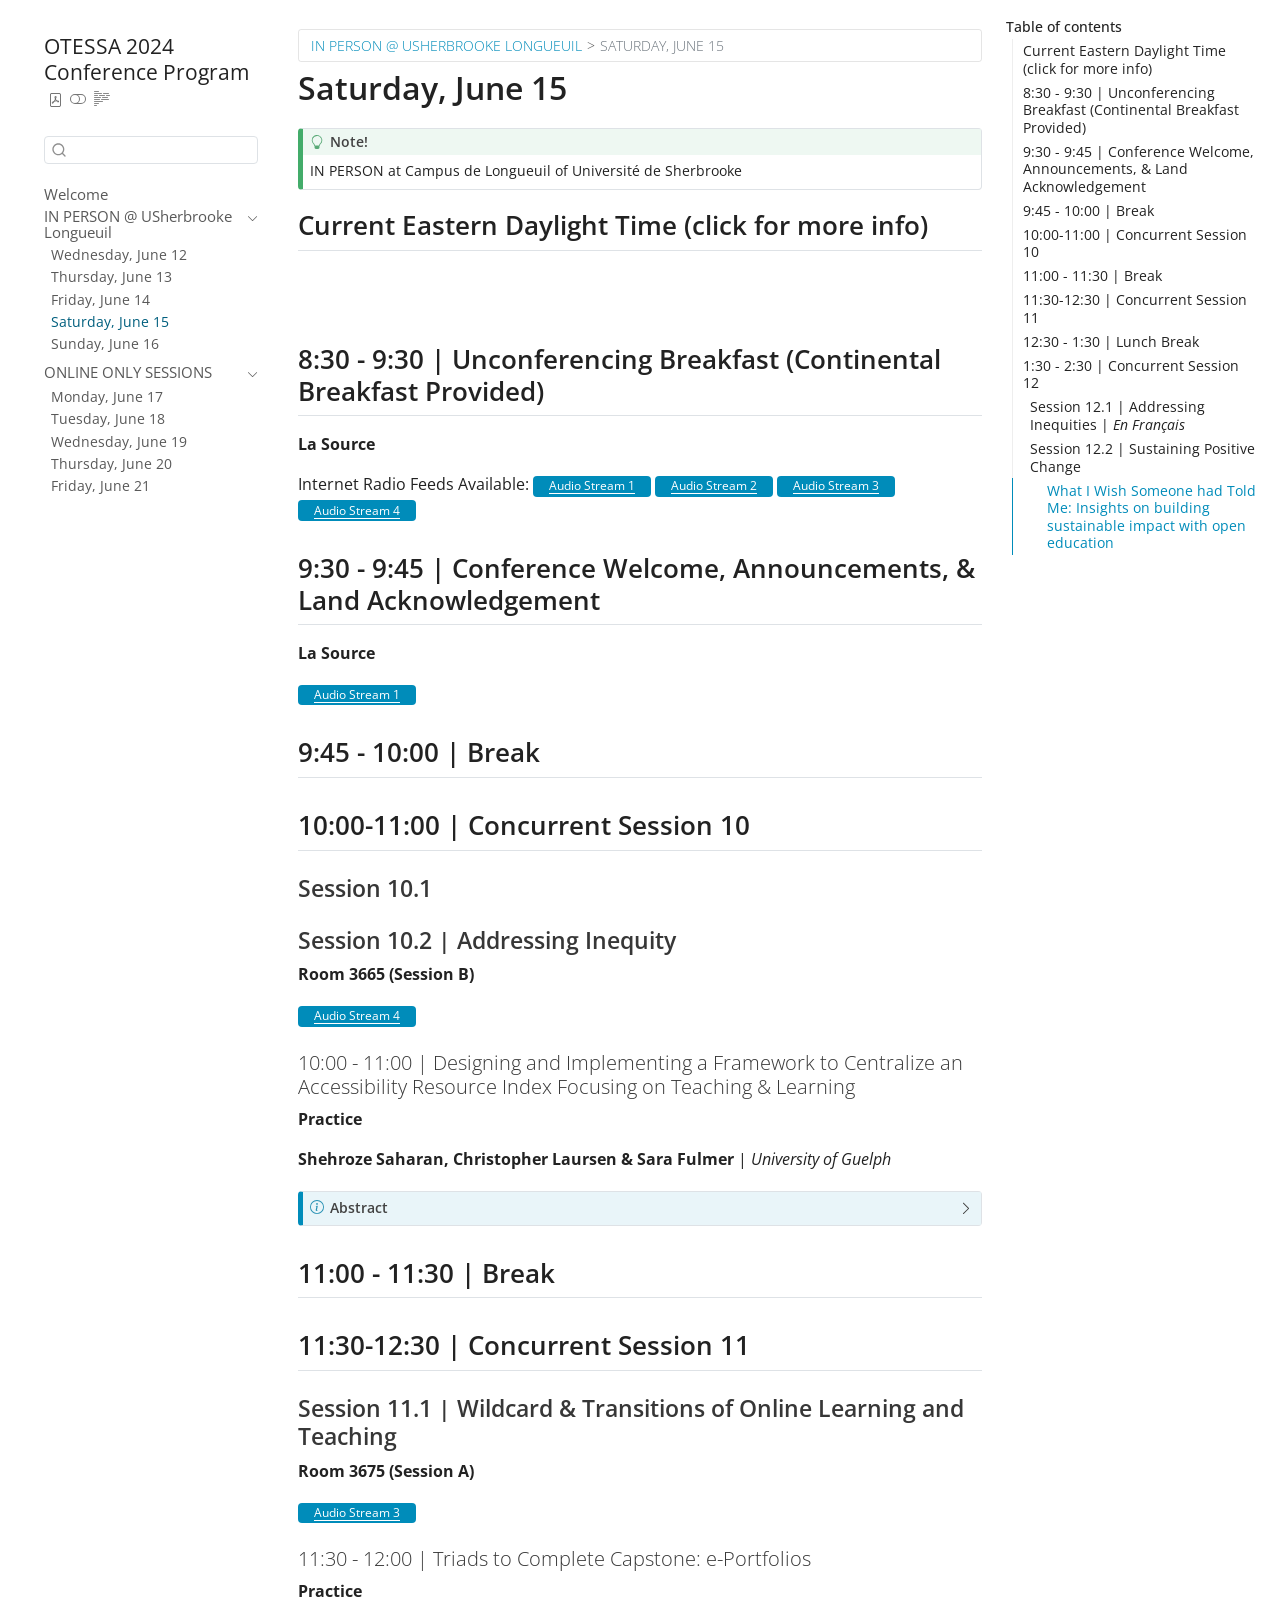
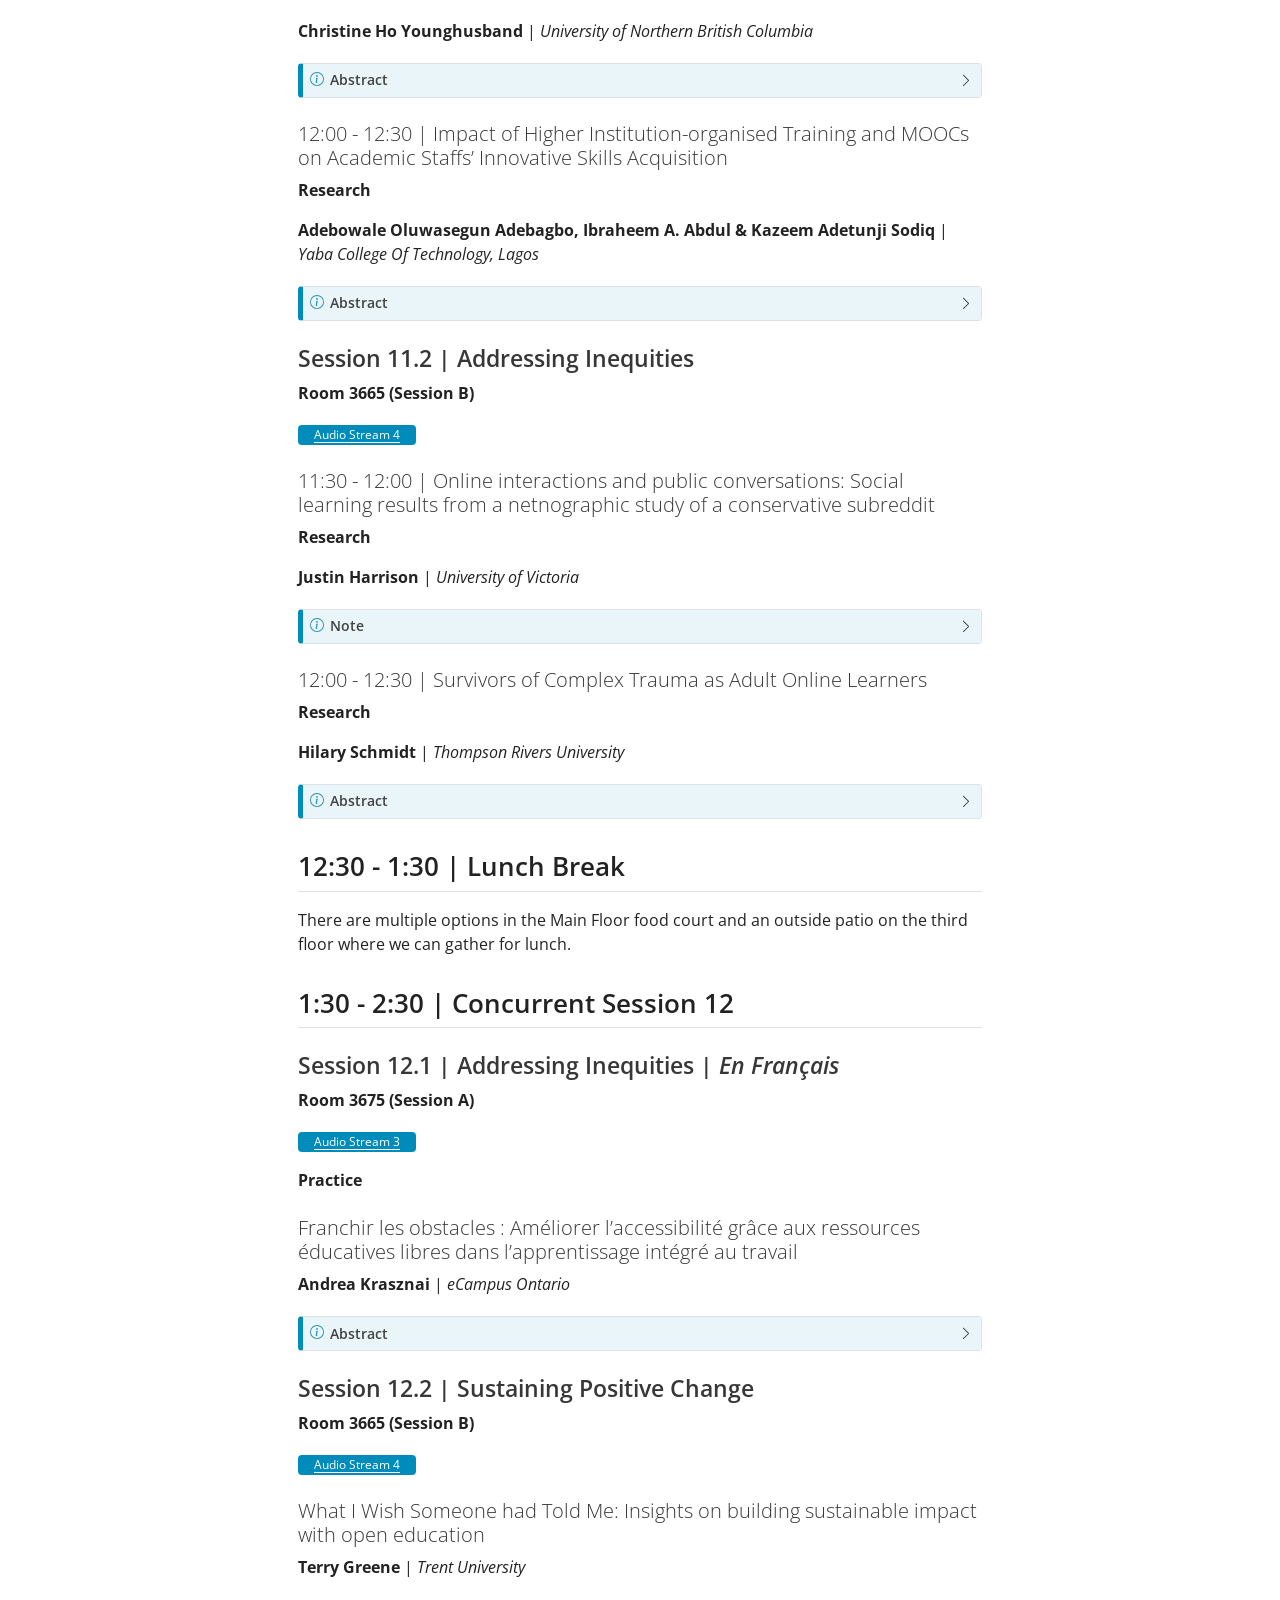
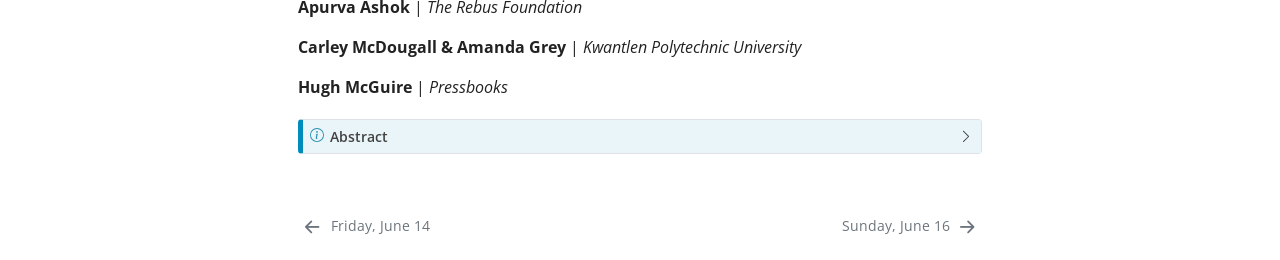
<file: docs/jun15.html>
<!DOCTYPE html>
<html xmlns="http://www.w3.org/1999/xhtml" lang="en" xml:lang="en"><head>

<meta charset="utf-8">
<meta name="generator" content="quarto-1.4.545">

<meta name="viewport" content="width=device-width, initial-scale=1.0, user-scalable=yes">


<title>OTESSA 2024 Conference Program - Saturday, June 15</title>
<style>
code{white-space: pre-wrap;}
span.smallcaps{font-variant: small-caps;}
div.columns{display: flex; gap: min(4vw, 1.5em);}
div.column{flex: auto; overflow-x: auto;}
div.hanging-indent{margin-left: 1.5em; text-indent: -1.5em;}
ul.task-list{list-style: none;}
ul.task-list li input[type="checkbox"] {
  width: 0.8em;
  margin: 0 0.8em 0.2em -1em; /* quarto-specific, see https://github.com/quarto-dev/quarto-cli/issues/4556 */ 
  vertical-align: middle;
}
</style>


<script src="site_libs/quarto-nav/quarto-nav.js"></script>
<script src="site_libs/quarto-nav/headroom.min.js"></script>
<script src="site_libs/clipboard/clipboard.min.js"></script>
<script src="site_libs/quarto-search/autocomplete.umd.js"></script>
<script src="site_libs/quarto-search/fuse.min.js"></script>
<script src="site_libs/quarto-search/quarto-search.js"></script>
<meta name="quarto:offset" content="./">
<link href="./jun16.html" rel="next">
<link href="./jun14.html" rel="prev">
<script src="site_libs/quarto-html/quarto.js"></script>
<script src="site_libs/quarto-html/popper.min.js"></script>
<script src="site_libs/quarto-html/tippy.umd.min.js"></script>
<script src="site_libs/quarto-html/anchor.min.js"></script>
<link href="site_libs/quarto-html/tippy.css" rel="stylesheet">
<link href="site_libs/quarto-html/quarto-syntax-highlighting.css" rel="stylesheet" class="quarto-color-scheme" id="quarto-text-highlighting-styles">
<link href="site_libs/quarto-html/quarto-syntax-highlighting-dark.css" rel="prefetch" class="quarto-color-scheme quarto-color-alternate" id="quarto-text-highlighting-styles">
<script src="site_libs/bootstrap/bootstrap.min.js"></script>
<link href="site_libs/bootstrap/bootstrap-icons.css" rel="stylesheet">
<link href="site_libs/bootstrap/bootstrap.min.css" rel="stylesheet" class="quarto-color-scheme" id="quarto-bootstrap" data-mode="light">
<link href="site_libs/bootstrap/bootstrap-dark.min.css" rel="prefetch" class="quarto-color-scheme quarto-color-alternate" id="quarto-bootstrap" data-mode="dark">
<script id="quarto-search-options" type="application/json">{
  "location": "sidebar",
  "copy-button": false,
  "collapse-after": 3,
  "panel-placement": "start",
  "type": "textbox",
  "limit": 50,
  "keyboard-shortcut": [
    "f",
    "/",
    "s"
  ],
  "show-item-context": false,
  "language": {
    "search-no-results-text": "No results",
    "search-matching-documents-text": "matching documents",
    "search-copy-link-title": "Copy link to search",
    "search-hide-matches-text": "Hide additional matches",
    "search-more-match-text": "more match in this document",
    "search-more-matches-text": "more matches in this document",
    "search-clear-button-title": "Clear",
    "search-text-placeholder": "",
    "search-detached-cancel-button-title": "Cancel",
    "search-submit-button-title": "Submit",
    "search-label": "Search"
  }
}</script>


</head>

<body class="nav-sidebar floating">

<div id="quarto-search-results"></div>
  <header id="quarto-header" class="headroom fixed-top">
  <nav class="quarto-secondary-nav">
    <div class="container-fluid d-flex">
      <button type="button" class="quarto-btn-toggle btn" data-bs-toggle="collapse" data-bs-target=".quarto-sidebar-collapse-item" aria-controls="quarto-sidebar" aria-expanded="false" aria-label="Toggle sidebar navigation" onclick="if (window.quartoToggleHeadroom) { window.quartoToggleHeadroom(); }">
        <i class="bi bi-layout-text-sidebar-reverse"></i>
      </button>
        <nav class="quarto-page-breadcrumbs" aria-label="breadcrumb"><ol class="breadcrumb"><li class="breadcrumb-item"><a href="./jun12.html">IN PERSON @ USherbrooke Longueuil</a></li><li class="breadcrumb-item"><a href="./jun15.html">Saturday, June 15</a></li></ol></nav>
        <a class="flex-grow-1" role="button" data-bs-toggle="collapse" data-bs-target=".quarto-sidebar-collapse-item" aria-controls="quarto-sidebar" aria-expanded="false" aria-label="Toggle sidebar navigation" onclick="if (window.quartoToggleHeadroom) { window.quartoToggleHeadroom(); }">      
        </a>
      <button type="button" class="btn quarto-search-button" aria-label="" onclick="window.quartoOpenSearch();">
        <i class="bi bi-search"></i>
      </button>
    </div>
  </nav>
</header>
<!-- content -->
<div id="quarto-content" class="quarto-container page-columns page-rows-contents page-layout-article">
<!-- sidebar -->
  <nav id="quarto-sidebar" class="sidebar collapse collapse-horizontal quarto-sidebar-collapse-item sidebar-navigation floating overflow-auto">
    <div class="pt-lg-2 mt-2 text-left sidebar-header">
    <div class="sidebar-title mb-0 py-0">
      <a href="./">OTESSA 2024 Conference Program</a> 
        <div class="sidebar-tools-main tools-wide">
    <a href="./OTESSA-2024-Conference-Program.pdf" title="Download PDF" class="quarto-navigation-tool px-1" aria-label="Download PDF"><i class="bi bi-file-pdf"></i></a>
  <a href="" class="quarto-color-scheme-toggle quarto-navigation-tool  px-1" onclick="window.quartoToggleColorScheme(); return false;" title="Toggle dark mode"><i class="bi"></i></a>
  <a href="" class="quarto-reader-toggle quarto-navigation-tool px-1" onclick="window.quartoToggleReader(); return false;" title="Toggle reader mode">
  <div class="quarto-reader-toggle-btn">
  <i class="bi"></i>
  </div>
</a>
</div>
    </div>
      </div>
        <div class="mt-2 flex-shrink-0 align-items-center">
        <div class="sidebar-search">
        <div id="quarto-search" class="" title="Search"></div>
        </div>
        </div>
    <div class="sidebar-menu-container"> 
    <ul class="list-unstyled mt-1">
        <li class="sidebar-item">
  <div class="sidebar-item-container"> 
  <a href="./index.html" class="sidebar-item-text sidebar-link">
 <span class="menu-text">Welcome</span></a>
  </div>
</li>
        <li class="sidebar-item sidebar-item-section">
      <div class="sidebar-item-container"> 
            <a class="sidebar-item-text sidebar-link text-start" data-bs-toggle="collapse" data-bs-target="#quarto-sidebar-section-1" aria-expanded="true">
 <span class="menu-text">IN PERSON @ USherbrooke Longueuil</span></a>
          <a class="sidebar-item-toggle text-start" data-bs-toggle="collapse" data-bs-target="#quarto-sidebar-section-1" aria-expanded="true" aria-label="Toggle section">
            <i class="bi bi-chevron-right ms-2"></i>
          </a> 
      </div>
      <ul id="quarto-sidebar-section-1" class="collapse list-unstyled sidebar-section depth1 show">  
          <li class="sidebar-item">
  <div class="sidebar-item-container"> 
  <a href="./jun12.html" class="sidebar-item-text sidebar-link">
 <span class="menu-text">Wednesday, June 12</span></a>
  </div>
</li>
          <li class="sidebar-item">
  <div class="sidebar-item-container"> 
  <a href="./jun13.html" class="sidebar-item-text sidebar-link">
 <span class="menu-text">Thursday, June 13</span></a>
  </div>
</li>
          <li class="sidebar-item">
  <div class="sidebar-item-container"> 
  <a href="./jun14.html" class="sidebar-item-text sidebar-link">
 <span class="menu-text">Friday, June 14</span></a>
  </div>
</li>
          <li class="sidebar-item">
  <div class="sidebar-item-container"> 
  <a href="./jun15.html" class="sidebar-item-text sidebar-link active">
 <span class="menu-text">Saturday, June 15</span></a>
  </div>
</li>
          <li class="sidebar-item">
  <div class="sidebar-item-container"> 
  <a href="./jun16.html" class="sidebar-item-text sidebar-link">
 <span class="menu-text">Sunday, June 16</span></a>
  </div>
</li>
      </ul>
  </li>
        <li class="sidebar-item sidebar-item-section">
      <div class="sidebar-item-container"> 
            <a class="sidebar-item-text sidebar-link text-start" data-bs-toggle="collapse" data-bs-target="#quarto-sidebar-section-2" aria-expanded="true">
 <span class="menu-text">ONLINE ONLY SESSIONS</span></a>
          <a class="sidebar-item-toggle text-start" data-bs-toggle="collapse" data-bs-target="#quarto-sidebar-section-2" aria-expanded="true" aria-label="Toggle section">
            <i class="bi bi-chevron-right ms-2"></i>
          </a> 
      </div>
      <ul id="quarto-sidebar-section-2" class="collapse list-unstyled sidebar-section depth1 show">  
          <li class="sidebar-item">
  <div class="sidebar-item-container"> 
  <a href="./jun17.html" class="sidebar-item-text sidebar-link">
 <span class="menu-text">Monday, June 17</span></a>
  </div>
</li>
          <li class="sidebar-item">
  <div class="sidebar-item-container"> 
  <a href="./jun18.html" class="sidebar-item-text sidebar-link">
 <span class="menu-text">Tuesday, June 18</span></a>
  </div>
</li>
          <li class="sidebar-item">
  <div class="sidebar-item-container"> 
  <a href="./jun19.html" class="sidebar-item-text sidebar-link">
 <span class="menu-text">Wednesday, June 19</span></a>
  </div>
</li>
          <li class="sidebar-item">
  <div class="sidebar-item-container"> 
  <a href="./jun20.html" class="sidebar-item-text sidebar-link">
 <span class="menu-text">Thursday, June 20</span></a>
  </div>
</li>
          <li class="sidebar-item">
  <div class="sidebar-item-container"> 
  <a href="./jun21.html" class="sidebar-item-text sidebar-link">
 <span class="menu-text">Friday, June 21</span></a>
  </div>
</li>
      </ul>
  </li>
    </ul>
    </div>
</nav>
<div id="quarto-sidebar-glass" class="quarto-sidebar-collapse-item" data-bs-toggle="collapse" data-bs-target=".quarto-sidebar-collapse-item"></div>
<!-- margin-sidebar -->
    <div id="quarto-margin-sidebar" class="sidebar margin-sidebar">
        <nav id="TOC" role="doc-toc" class="toc-active">
    <h2 id="toc-title">Table of contents</h2>
   
  <ul>
  <li><a href="#current-eastern-daylight-time-click-for-more-info" id="toc-current-eastern-daylight-time-click-for-more-info" class="nav-link active" data-scroll-target="#current-eastern-daylight-time-click-for-more-info">Current Eastern Daylight Time (click for more info)</a></li>
  <li><a href="#unconferencing-breakfast-continental-breakfast-provided" id="toc-unconferencing-breakfast-continental-breakfast-provided" class="nav-link" data-scroll-target="#unconferencing-breakfast-continental-breakfast-provided">8:30 - 9:30 | Unconferencing Breakfast (Continental Breakfast Provided)</a></li>
  <li><a href="#conference-welcome-announcements-land-acknowledgement" id="toc-conference-welcome-announcements-land-acknowledgement" class="nav-link" data-scroll-target="#conference-welcome-announcements-land-acknowledgement">9:30 - 9:45 | Conference Welcome, Announcements, &amp; Land Acknowledgement</a></li>
  <li><a href="#break" id="toc-break" class="nav-link" data-scroll-target="#break">9:45 - 10:00 | Break</a></li>
  <li><a href="#concurrent-session-10" id="toc-concurrent-session-10" class="nav-link" data-scroll-target="#concurrent-session-10">10:00-11:00 | Concurrent Session 10</a>
  <ul>
  <li><a href="#session-10.1" id="toc-session-10.1" class="nav-link" data-scroll-target="#session-10.1">Session 10.1</a></li>
  <li><a href="#session-10.2-addressing-inequity" id="toc-session-10.2-addressing-inequity" class="nav-link" data-scroll-target="#session-10.2-addressing-inequity">Session 10.2 | Addressing Inequity</a>
  <ul class="collapse">
  <li><a href="#designing-and-implementing-a-framework-to-centralize-an-accessibility-resource-index-focusing-on-teaching-learning" id="toc-designing-and-implementing-a-framework-to-centralize-an-accessibility-resource-index-focusing-on-teaching-learning" class="nav-link" data-scroll-target="#designing-and-implementing-a-framework-to-centralize-an-accessibility-resource-index-focusing-on-teaching-learning">10:00 - 11:00 | Designing and Implementing a Framework to Centralize an Accessibility Resource Index Focusing on Teaching &amp; Learning</a></li>
  </ul></li>
  </ul></li>
  <li><a href="#break-1" id="toc-break-1" class="nav-link" data-scroll-target="#break-1">11:00 - 11:30 | Break</a></li>
  <li><a href="#concurrent-session-11" id="toc-concurrent-session-11" class="nav-link" data-scroll-target="#concurrent-session-11">11:30-12:30 | Concurrent Session 11</a>
  <ul>
  <li><a href="#session-11.1-wildcard-transitions-of-online-learning-and-teaching" id="toc-session-11.1-wildcard-transitions-of-online-learning-and-teaching" class="nav-link" data-scroll-target="#session-11.1-wildcard-transitions-of-online-learning-and-teaching">Session 11.1 | Wildcard &amp; Transitions of Online Learning and Teaching</a>
  <ul class="collapse">
  <li><a href="#triads-to-complete-capstone-e-portfolios" id="toc-triads-to-complete-capstone-e-portfolios" class="nav-link" data-scroll-target="#triads-to-complete-capstone-e-portfolios">11:30 - 12:00 | Triads to Complete Capstone: e-Portfolios</a></li>
  <li><a href="#impact-of-higher-institution-organised-training-and-moocs-on-academic-staffs-innovative-skills-acquisition" id="toc-impact-of-higher-institution-organised-training-and-moocs-on-academic-staffs-innovative-skills-acquisition" class="nav-link" data-scroll-target="#impact-of-higher-institution-organised-training-and-moocs-on-academic-staffs-innovative-skills-acquisition">12:00 - 12:30 | Impact of Higher Institution-organised Training and MOOCs on Academic Staffs’ Innovative Skills Acquisition</a></li>
  </ul></li>
  <li><a href="#session-11.2-addressing-inequities" id="toc-session-11.2-addressing-inequities" class="nav-link" data-scroll-target="#session-11.2-addressing-inequities">Session 11.2 | Addressing Inequities</a>
  <ul class="collapse">
  <li><a href="#online-interactions-and-public-conversations-social-learning-results-from-a-netnographic-study-of-a-conservative-subreddit" id="toc-online-interactions-and-public-conversations-social-learning-results-from-a-netnographic-study-of-a-conservative-subreddit" class="nav-link" data-scroll-target="#online-interactions-and-public-conversations-social-learning-results-from-a-netnographic-study-of-a-conservative-subreddit">11:30 - 12:00 | Online interactions and public conversations: Social learning results from a netnographic study of a conservative subreddit</a></li>
  <li><a href="#survivors-of-complex-trauma-as-adult-online-learners" id="toc-survivors-of-complex-trauma-as-adult-online-learners" class="nav-link" data-scroll-target="#survivors-of-complex-trauma-as-adult-online-learners">12:00 - 12:30 | Survivors of Complex Trauma as Adult Online Learners</a></li>
  </ul></li>
  </ul></li>
  <li><a href="#lunch-break" id="toc-lunch-break" class="nav-link" data-scroll-target="#lunch-break">12:30 - 1:30 | Lunch Break</a></li>
  <li><a href="#concurrent-session-12" id="toc-concurrent-session-12" class="nav-link" data-scroll-target="#concurrent-session-12">1:30 - 2:30 | Concurrent Session 12</a>
  <ul>
  <li><a href="#session-12.1-addressing-inequities-en-français" id="toc-session-12.1-addressing-inequities-en-français" class="nav-link" data-scroll-target="#session-12.1-addressing-inequities-en-français">Session 12.1 | Addressing Inequities | <em>En Français</em></a>
  <ul class="collapse">
  <li><a href="#franchir-les-obstacles-améliorer-laccessibilité-grâce-aux-ressources-éducatives-libres-dans-lapprentissage-intégré-au-travail" id="toc-franchir-les-obstacles-améliorer-laccessibilité-grâce-aux-ressources-éducatives-libres-dans-lapprentissage-intégré-au-travail" class="nav-link" data-scroll-target="#franchir-les-obstacles-améliorer-laccessibilité-grâce-aux-ressources-éducatives-libres-dans-lapprentissage-intégré-au-travail">Franchir les obstacles : Améliorer l’accessibilité grâce aux ressources éducatives libres dans l’apprentissage intégré au travail</a></li>
  </ul></li>
  <li><a href="#session-12.2-sustaining-positive-change" id="toc-session-12.2-sustaining-positive-change" class="nav-link" data-scroll-target="#session-12.2-sustaining-positive-change">Session 12.2 | Sustaining Positive Change</a>
  <ul class="collapse">
  <li><a href="#what-i-wish-someone-had-told-me-insights-on-building-sustainable-impact-with-open-education" id="toc-what-i-wish-someone-had-told-me-insights-on-building-sustainable-impact-with-open-education" class="nav-link" data-scroll-target="#what-i-wish-someone-had-told-me-insights-on-building-sustainable-impact-with-open-education">What I Wish Someone had Told Me: Insights on building sustainable impact with open education</a></li>
  </ul></li>
  </ul></li>
  </ul>
</nav>
    </div>
<!-- main -->
<main class="content" id="quarto-document-content">

<header id="title-block-header" class="quarto-title-block default"><nav class="quarto-page-breadcrumbs quarto-title-breadcrumbs d-none d-lg-block" aria-label="breadcrumb"><ol class="breadcrumb"><li class="breadcrumb-item"><a href="./jun12.html">IN PERSON @ USherbrooke Longueuil</a></li><li class="breadcrumb-item"><a href="./jun15.html">Saturday, June 15</a></li></ol></nav>
<div class="quarto-title">
<h1 class="title">Saturday, June 15</h1>
</div>



<div class="quarto-title-meta">

    
  
    
  </div>
  


</header>


<div class="callout callout-style-default callout-tip callout-titled">
<div class="callout-header d-flex align-content-center">
<div class="callout-icon-container">
<i class="callout-icon"></i>
</div>
<div class="callout-title-container flex-fill">
Note!
</div>
</div>
<div class="callout-body-container callout-body">
<p>IN PERSON at Campus de Longueuil of Université de Sherbrooke</p>
</div>
</div>
<section id="current-eastern-daylight-time-click-for-more-info" class="level2">
<h2 class="anchored" data-anchor-id="current-eastern-daylight-time-click-for-more-info">Current Eastern Daylight Time (click for more info)</h2>
<iframe src="https://free.timeanddate.com/clock/i98z8zgl/n165/fs18/tcccc/ftbi/tt0/tw1/tm1/ta1" frameborder="0" width="347" height="23">
</iframe>
</section>
<section id="unconferencing-breakfast-continental-breakfast-provided" class="level2 unnumbered">
<h2 class="unnumbered anchored" data-anchor-id="unconferencing-breakfast-continental-breakfast-provided">8:30 - 9:30 | Unconferencing Breakfast (Continental Breakfast Provided)</h2>
<p><strong>La Source</strong></p>
<p>Internet Radio Feeds Available: <a href="https://radio.uvic.ca/public/otessa" target="_blank" class="badge bg-primary"><b> Audio Stream 1</b></a> <a href="https://radio.uvic.ca/public/otessa_2" target="_blank" class="badge bg-primary"><b>Audio Stream 2</b></a> <a href="https://radio.uvic.ca/public/otessa_3" target="_blank" class="badge bg-primary"><b>Audio Stream 3</b></a> <a href="https://radio.uvic.ca/public/otessa_4" target="_blank" class="badge bg-primary"><b>Audio Stream 4</b></a></p>
</section>
<section id="conference-welcome-announcements-land-acknowledgement" class="level2">
<h2 class="anchored" data-anchor-id="conference-welcome-announcements-land-acknowledgement">9:30 - 9:45 | Conference Welcome, Announcements, &amp; Land Acknowledgement</h2>
<p><strong>La Source</strong></p>
<p><a href="https://radio.uvic.ca/public/otessa" target="_blank" class="badge bg-primary"><b>Audio Stream 1</b></a></p>
</section>
<section id="break" class="level2">
<h2 class="anchored" data-anchor-id="break">9:45 - 10:00 | Break</h2>
</section>
<section id="concurrent-session-10" class="level2">
<h2 class="anchored" data-anchor-id="concurrent-session-10">10:00-11:00 | Concurrent Session 10</h2>
<section id="session-10.1" class="level3">
<h3 class="anchored" data-anchor-id="session-10.1">Session 10.1</h3>
<!--
#### 10:00 - 11:00 | Transformative Ways of Conferencing: Designs and Modalities for Impactful Scholarly Communities

**Room 3675 (Session A)**

<span class="badge bg-danger">NEW</span>

**Hongran Cui** | *Thompson Rivers University*

**Valerie Irvine** | *University of Victoria*

**Connie Blomgren** | *Athabasca University*

**Mariel Miller** | *University of Victoria*

**Stephanie Moore** | *University of New Mexico*

**Colin Madland** | *University of Victoria*

::: {.callout-note collapse="true"}
##### Abstract

Focus Group for OTESSA 2.0: Collecting Research on Ways of Conferencing

You are invited to engage in a focus group session exploring the future of conferencing. This focus group is part of a research project, exploring the evolving landscape of academic conferencing in the context of continuous technological advancements, societal changes, and climate concerns. Conference attendees are invited to review the [study overview and consent form](https://ca.research.net/r/OTESSAsurvey). Those who wish to participate are welcome to come discuss your preferences, experiences, and expectations. A separate event will be held online after the conference for those who wish to provide feedback without participating in the study. The session will be audio recorded for transcription, but not streamed. Through this structured discussion, we aim to gain a comprehensive understanding of how conferencing can meet the needs of diverse participants in environments that can range from nature-based to digital, online, and open contexts. We look forward to identifying challenges and opportunities that will shape OTESSA 2.0.
:::
-->
</section>
<section id="session-10.2-addressing-inequity" class="level3">
<h3 class="anchored" data-anchor-id="session-10.2-addressing-inequity">Session 10.2 | Addressing Inequity</h3>
<p><strong>Room 3665 (Session B)</strong></p>
<p><a href="https://radio.uvic.ca/public/otessa_4" target="_blank" class="badge bg-primary"><b>Audio Stream 4</b></a></p>
<section id="designing-and-implementing-a-framework-to-centralize-an-accessibility-resource-index-focusing-on-teaching-learning" class="level4">
<h4 class="anchored" data-anchor-id="designing-and-implementing-a-framework-to-centralize-an-accessibility-resource-index-focusing-on-teaching-learning">10:00 - 11:00 | Designing and Implementing a Framework to Centralize an Accessibility Resource Index Focusing on Teaching &amp; Learning</h4>
<p><strong>Practice</strong></p>
<p><strong>Shehroze Saharan, Christopher Laursen &amp; Sara Fulmer</strong> | <em>University of Guelph</em></p>
<div class="callout callout-style-default callout-note callout-titled">
<div class="callout-header d-flex align-content-center" data-bs-toggle="collapse" data-bs-target=".callout-2-contents" aria-controls="callout-2" aria-expanded="false" aria-label="Toggle callout">
<div class="callout-icon-container">
<i class="callout-icon"></i>
</div>
<div class="callout-title-container flex-fill">
Abstract
</div>
<div class="callout-btn-toggle d-inline-block border-0 py-1 ps-1 pe-0 float-end"><i class="callout-toggle"></i></div>
</div>
<div id="callout-2" class="callout-2-contents callout-collapse collapse">
<div class="callout-body-container callout-body">
<p>The Accessibility Resource Index project addresses the challenge of decentralized accessibility resources within educational institutions. This open-access initiative aims to centralize accessibility resources and streamline access for educators to vital information on accessibility and accommodations. This project consists of two main components: (1) the Framework and the (2) Exemplary Model. Hosted on an Open Educational Resources (OER) Library, the Framework provides a clear guide for indexing accessibility resources, adaptable for any educational and professional needs. The Exemplary Model, developed using e-learning design software, serves as a practical example of the Accessibility Resource Index focusing on an Ontario post-secondary institution as a use-case. This not only demonstrates the index’s application but also inspires other institutions to implement similar accessibility measures. By consolidating these resources into an OER, the project champions the democratization of knowledge and promotes more inclusive teaching practices. It represents a significant step towards reducing educational inequities and enhancing the accessibility of knowledge for faculty, instructors, and educational developers while simultaneously offering a scalable solution for broader educational challenges.</p>
</div>
</div>
</div>
</section>
</section>
</section>
<section id="break-1" class="level2">
<h2 class="anchored" data-anchor-id="break-1">11:00 - 11:30 | Break</h2>
</section>
<section id="concurrent-session-11" class="level2">
<h2 class="anchored" data-anchor-id="concurrent-session-11">11:30-12:30 | Concurrent Session 11</h2>
<section id="session-11.1-wildcard-transitions-of-online-learning-and-teaching" class="level3">
<h3 class="anchored" data-anchor-id="session-11.1-wildcard-transitions-of-online-learning-and-teaching">Session 11.1 | Wildcard &amp; Transitions of Online Learning and Teaching</h3>
<p><strong>Room 3675 (Session A)</strong></p>
<p><a href="https://radio.uvic.ca/public/otessa_3" target="_blank" class="badge bg-primary"><b>Audio Stream 3</b></a></p>
<section id="triads-to-complete-capstone-e-portfolios" class="level4">
<h4 class="anchored" data-anchor-id="triads-to-complete-capstone-e-portfolios">11:30 - 12:00 | Triads to Complete Capstone: e-Portfolios</h4>
<p><strong>Practice</strong></p>
<p><strong>Christine Ho Younghusband</strong> | <em>University of Northern British Columbia</em></p>
<div class="callout callout-style-default callout-note callout-titled">
<div class="callout-header d-flex align-content-center" data-bs-toggle="collapse" data-bs-target=".callout-3-contents" aria-controls="callout-3" aria-expanded="false" aria-label="Toggle callout">
<div class="callout-icon-container">
<i class="callout-icon"></i>
</div>
<div class="callout-title-container flex-fill">
Abstract
</div>
<div class="callout-btn-toggle d-inline-block border-0 py-1 ps-1 pe-0 float-end"><i class="callout-toggle"></i></div>
</div>
<div id="callout-3" class="callout-3-contents callout-collapse collapse">
<div class="callout-body-container callout-body">
<p>For one graduate program at a small research university in British Columbia, completing a digital portfolio is one option for capstone to demonstrate learning and conclude the program. The portfolio option includes developing a WordPress site, articulating one’s learning through the lens of a guided question, and a presentation of the portfolio to a committee. The student and committee members are led by a faculty supervisor. Completion of this capstone can be an isolating experience. In one term, two graduate students were left without a supervisor and needed to complete the program that term. One faculty member supervised three graduate students at one time. Over time, the three graduate students formed a triad, or small learning community, where they supported, peer-assessed, and collaborated in an ongoing way to complete their portfolios. The outcomes were personalized and unique to the learner. This presentation is a program evaluation that investigates the value and impact of triads during capstone and portfolio to invite back humanity into the capstone and portfolio experience.</p>
</div>
</div>
</div>
</section>
<section id="impact-of-higher-institution-organised-training-and-moocs-on-academic-staffs-innovative-skills-acquisition" class="level4">
<h4 class="anchored" data-anchor-id="impact-of-higher-institution-organised-training-and-moocs-on-academic-staffs-innovative-skills-acquisition">12:00 - 12:30 | Impact of Higher Institution-organised Training and MOOCs on Academic Staffs’ Innovative Skills Acquisition</h4>
<p><strong>Research</strong></p>
<p><strong>Adebowale Oluwasegun Adebagbo, Ibraheem A. Abdul &amp; Kazeem Adetunji Sodiq</strong> | <em>Yaba College Of Technology, Lagos</em></p>
<div class="callout callout-style-default callout-note callout-titled">
<div class="callout-header d-flex align-content-center" data-bs-toggle="collapse" data-bs-target=".callout-4-contents" aria-controls="callout-4" aria-expanded="false" aria-label="Toggle callout">
<div class="callout-icon-container">
<i class="callout-icon"></i>
</div>
<div class="callout-title-container flex-fill">
Abstract
</div>
<div class="callout-btn-toggle d-inline-block border-0 py-1 ps-1 pe-0 float-end"><i class="callout-toggle"></i></div>
</div>
<div id="callout-4" class="callout-4-contents callout-collapse collapse">
<div class="callout-body-container callout-body">
<p>Teaching and learning innovations focus on improving knowledge content, pedagogy, instructional resources, learning environment and learning outcomes. Using technologies to provide sustainable impacts is good but adopting innovative digital pedagogical resources to facilitate instructional activities for shared future is challenging because of digital skills required. Lacking this knowledge could cause inappropriate integration for pedagogical practices, and problems to learners. In this research, among the Massive Open Online Courses (MOOCs) that the academic staffs used to acquire the digital skills for online learning were the Commonwealth of Learning MOOCs (Technology Enabled Learning MOOC and Open Education Resources MOOC). Considering trainings and the standards, this study investigated innovative/pedagogical digital skills acquired by the academics who participated in the higher institution-organised trainings, compared to those who participated in Massive Open Online Courses in Nigeria. Purposive sampling method was used for the descriptive survey. A validated questionnaire ASOLICQ (0.86 reliability coefficient) was used for data collection. Data were analysed using Frequency count, Percentage, Correlation and Chi-square. Findings revealed a significant difference between levels of skills acquired by the academic staffs trained with the two methods. From the findings, recommendations emphasised provision of quality assurance, engaging hands-on practices, participatory learning reflection sessions and friendly monitoring.</p>
</div>
</div>
</div>
</section>
</section>
<section id="session-11.2-addressing-inequities" class="level3">
<h3 class="anchored" data-anchor-id="session-11.2-addressing-inequities">Session 11.2 | Addressing Inequities</h3>
<p><strong>Room 3665 (Session B)</strong></p>
<p><a href="https://radio.uvic.ca/public/otessa_4" target="_blank" class="badge bg-primary"><b>Audio Stream 4</b></a></p>
<section id="online-interactions-and-public-conversations-social-learning-results-from-a-netnographic-study-of-a-conservative-subreddit" class="level4">
<h4 class="anchored" data-anchor-id="online-interactions-and-public-conversations-social-learning-results-from-a-netnographic-study-of-a-conservative-subreddit">11:30 - 12:00 | Online interactions and public conversations: Social learning results from a netnographic study of a conservative subreddit</h4>
<p><strong>Research</strong></p>
<p><strong>Justin Harrison</strong> | <em>University of Victoria</em></p>
<div class="callout callout-style-default callout-note callout-titled">
<div class="callout-header d-flex align-content-center" data-bs-toggle="collapse" data-bs-target=".callout-5-contents" aria-controls="callout-5" aria-expanded="false" aria-label="Toggle callout">
<div class="callout-icon-container">
<i class="callout-icon"></i>
</div>
<div class="callout-title-container flex-fill">
Note
</div>
<div class="callout-btn-toggle d-inline-block border-0 py-1 ps-1 pe-0 float-end"><i class="callout-toggle"></i></div>
</div>
<div id="callout-5" class="callout-5-contents callout-collapse collapse">
<div class="callout-body-container callout-body">
<p>Alongside the seeming decline in recent years of public discourse, civility, and democratic health in society, Canadians have reported very low confidence in our country’s media and the country’s Federal Parliament (Statistic Canada). Often fed by algorithmic filter bubbles from their own online media consumption, participants find themselves sharing opinion, memes, social media posts, and articles within their homogeneous information stream (Rhodes, 2022) to a receptive audience.</p>
<p>Building upon research establishing a correlation between political misinformation and closed informational systems (Dekeyser, D., and Roose, H., 2022; Rhodes, S. 2022), and using a social learning theory frame, this session will present preliminary findings from a netnographic study of a Canadian conservative subreddit towards informing our role as educators. By identifying and analyzing the social learning lessons revealed from behaviours and discourses on this subreddit, it is hoped this study will provide a deeper understanding of the ways learned and observed behavior can best be harnessed for democratic health.</p>
</div>
</div>
</div>
</section>
<section id="survivors-of-complex-trauma-as-adult-online-learners" class="level4">
<h4 class="anchored" data-anchor-id="survivors-of-complex-trauma-as-adult-online-learners">12:00 - 12:30 | Survivors of Complex Trauma as Adult Online Learners</h4>
<p><strong>Research</strong></p>
<p><strong>Hilary Schmidt</strong> | <em>Thompson Rivers University</em></p>
<div class="callout callout-style-default callout-note callout-titled">
<div class="callout-header d-flex align-content-center" data-bs-toggle="collapse" data-bs-target=".callout-6-contents" aria-controls="callout-6" aria-expanded="false" aria-label="Toggle callout">
<div class="callout-icon-container">
<i class="callout-icon"></i>
</div>
<div class="callout-title-container flex-fill">
Abstract
</div>
<div class="callout-btn-toggle d-inline-block border-0 py-1 ps-1 pe-0 float-end"><i class="callout-toggle"></i></div>
</div>
<div id="callout-6" class="callout-6-contents callout-collapse collapse">
<div class="callout-body-container callout-body">
<p>Complex trauma is both a product and a source of significant multidimensional inequality, including profound disruption to survivors’ educational trajectories. Nonetheless, little research has been conducted on trauma-informed educational practices for adult/postsecondary or open/online learners, and educational researchers have largely ignored the perspectives of survivors, contradicting the key principle of collaboration within a trauma-informed approach.</p>
<p>This qualitative instrumental collective case study explored how adults with a history of complex trauma experience postsecondary open/online learning. Findings included participants’ struggles with executive functioning, challenges regulating emotion and dealing with a heightened perception of threat, re-experiencing trauma, negative beliefs about the self, and difficulties navigating relationships. These trauma impacts affected not only participants’ learning and course experience, but also their experience of applying, registering, and accessing financial aid. Nonetheless, participants are demonstrably skilled in managing impacts of their trauma and are driven to learn, placing the highest intrinsic value on education. Top priorities for implementation of trauma-informed educational practices identified by participants included establishing safety; trust and transparency; and empowerment, voice, and choice. Implications are discussed, including enhancing equity and inclusion for survivors of complex trauma and assisting open/online postsecondary institutions in meeting their unique needs through implementation of trauma-informed educational practices.</p>
</div>
</div>
</div>
</section>
</section>
</section>
<section id="lunch-break" class="level2">
<h2 class="anchored" data-anchor-id="lunch-break">12:30 - 1:30 | Lunch Break</h2>
<p>There are multiple options in the Main Floor food court and an outside patio on the third floor where we can gather for lunch.</p>
</section>
<section id="concurrent-session-12" class="level2">
<h2 class="anchored" data-anchor-id="concurrent-session-12">1:30 - 2:30 | Concurrent Session 12</h2>
<section id="session-12.1-addressing-inequities-en-français" class="level3">
<h3 class="anchored" data-anchor-id="session-12.1-addressing-inequities-en-français">Session 12.1 | Addressing Inequities | <em>En Français</em></h3>
<p><strong>Room 3675 (Session A)</strong></p>
<p><a href="https://radio.uvic.ca/public/otessa_3" target="_blank" class="badge bg-primary"><b>Audio Stream 3</b></a></p>
<p><strong>Practice</strong></p>
<section id="franchir-les-obstacles-améliorer-laccessibilité-grâce-aux-ressources-éducatives-libres-dans-lapprentissage-intégré-au-travail" class="level4">
<h4 class="anchored" data-anchor-id="franchir-les-obstacles-améliorer-laccessibilité-grâce-aux-ressources-éducatives-libres-dans-lapprentissage-intégré-au-travail">Franchir les obstacles : Améliorer l’accessibilité grâce aux ressources éducatives libres dans l’apprentissage intégré au travail</h4>
<p><strong>Andrea Krasznai</strong> | <em>eCampus Ontario</em></p>
<div class="callout callout-style-default callout-note callout-titled">
<div class="callout-header d-flex align-content-center" data-bs-toggle="collapse" data-bs-target=".callout-7-contents" aria-controls="callout-7" aria-expanded="false" aria-label="Toggle callout">
<div class="callout-icon-container">
<i class="callout-icon"></i>
</div>
<div class="callout-title-container flex-fill">
Abstract
</div>
<div class="callout-btn-toggle d-inline-block border-0 py-1 ps-1 pe-0 float-end"><i class="callout-toggle"></i></div>
</div>
<div id="callout-7" class="callout-7-contents callout-collapse collapse">
<div class="callout-body-container callout-body">
<p>Le projet d’apprentissage expérientiel d’eCampusOntario, le Consortium d’apprentissage expérientiel francophone de l’Ontario (CAPFO), rassemble les institutions postsecondaires francophones et bilingues de l’Ontario pour combler une lacune : le manque d’opportunités d’apprentissage expérientiel dans les environnements francophones et bilingues. En utilisant la plateforme Riipen, nous offrons aux membres du CAPFO la possibilité d’augmenter le nombre d’opportunités disponibles pour leurs apprenants au-delà des frontières géographiques de la province.</p>
<p>Dans le cadre de ce projet, une nouvelle lacune a été mise en lumière : le manque de ressources en français pour les professeur.e.s souhaitant s’impliquer dans l’apprentissage intégré au travail. eCampusOntario a créé des ressources éducatives libres (REL) pour soutenir les professeur.e.s dans le développement de leurs connaissances en matière d’apprentissage intégré au travail. De plus, une enquête de recherche a été menée dans le secteur francophone de l’Ontario pour dévoiler les tendances et les défis, désormais disponibles sous forme de rapport REL dans la bibliothèque ouverte d’eCampusOntario, la plus grande bibliothèque ouverte au Canada.</p>
<p>Au cours de notre session, nous fournirons des informations sur ce qu’est le CAPFO et mettrons en lumière les exigences particulières de la communauté minoritaire franco-ontarienne engagée dans l’apprentissage intégré au travail (AIT). Nous aborderons ensuite les ressources éducatives libres (REL), comment elles peuvent améliorer l’expérience des professeur.e.s dans l’AIT et dévoilerons quelques conclusions clés de notre rapport. Finalement, nous fournirons à notre public un guide REL afin qu’ils puissent initier l’expérimentation et la création de leurs propres REL.</p>
</div>
</div>
</div>
</section>
</section>
<section id="session-12.2-sustaining-positive-change" class="level3">
<h3 class="anchored" data-anchor-id="session-12.2-sustaining-positive-change">Session 12.2 | Sustaining Positive Change</h3>
<p><strong>Room 3665 (Session B)</strong></p>
<p><a href="https://radio.uvic.ca/public/otessa_4" target="_blank" class="badge bg-primary"><b>Audio Stream 4</b></a></p>
<section id="what-i-wish-someone-had-told-me-insights-on-building-sustainable-impact-with-open-education" class="level4">
<h4 class="anchored" data-anchor-id="what-i-wish-someone-had-told-me-insights-on-building-sustainable-impact-with-open-education">What I Wish Someone had Told Me: Insights on building sustainable impact with open education</h4>
<p><strong>Terry Greene</strong> | <em>Trent University</em></p>
<p><strong>Apurva Ashok</strong> | <em>The Rebus Foundation</em></p>
<p><strong>Carley McDougall &amp; Amanda Grey</strong> | <em>Kwantlen Polytechnic University</em></p>
<p><strong>Hugh McGuire</strong> | <em>Pressbooks</em></p>
<div class="callout callout-style-default callout-note callout-titled">
<div class="callout-header d-flex align-content-center" data-bs-toggle="collapse" data-bs-target=".callout-8-contents" aria-controls="callout-8" aria-expanded="false" aria-label="Toggle callout">
<div class="callout-icon-container">
<i class="callout-icon"></i>
</div>
<div class="callout-title-container flex-fill">
Abstract
</div>
<div class="callout-btn-toggle d-inline-block border-0 py-1 ps-1 pe-0 float-end"><i class="callout-toggle"></i></div>
</div>
<div id="callout-8" class="callout-8-contents callout-collapse collapse">
<div class="callout-body-container callout-body">
<p>Veteran leaders of groundbreaking open education projects and programs reflect on key lessons they have learned (and continue to learn) about community-building, establishing sustainable support systems, and demonstrating impact with open education. This session brings together visionary minds representing different contexts of open education, ranging from system-level initiatives and multi-institution collaborations to institution-level capacity-building and program-level learning design transformation that empowers students using open pedagogy. This session will facilitate organic dialogue between panelists and members of the audience using a modified, participatory “fishbowl” format. Tapping into the rich experience represented at OTESSA convenings, a portion of the panel session will use the “open fishbowl” format that invites audience members to tag into the discussion to ask questions, share comments or insights.This participatory session will surface the creativity and collective wisdom that come from sharing what we glean in failures and successes on the open education journey.</p>
</div>
</div>
</div>


</section>
</section>
</section>

</main> <!-- /main -->
<script id="quarto-html-after-body" type="application/javascript">
window.document.addEventListener("DOMContentLoaded", function (event) {
  const toggleBodyColorMode = (bsSheetEl) => {
    const mode = bsSheetEl.getAttribute("data-mode");
    const bodyEl = window.document.querySelector("body");
    if (mode === "dark") {
      bodyEl.classList.add("quarto-dark");
      bodyEl.classList.remove("quarto-light");
    } else {
      bodyEl.classList.add("quarto-light");
      bodyEl.classList.remove("quarto-dark");
    }
  }
  const toggleBodyColorPrimary = () => {
    const bsSheetEl = window.document.querySelector("link#quarto-bootstrap");
    if (bsSheetEl) {
      toggleBodyColorMode(bsSheetEl);
    }
  }
  toggleBodyColorPrimary();  
  const disableStylesheet = (stylesheets) => {
    for (let i=0; i < stylesheets.length; i++) {
      const stylesheet = stylesheets[i];
      stylesheet.rel = 'prefetch';
    }
  }
  const enableStylesheet = (stylesheets) => {
    for (let i=0; i < stylesheets.length; i++) {
      const stylesheet = stylesheets[i];
      stylesheet.rel = 'stylesheet';
    }
  }
  const manageTransitions = (selector, allowTransitions) => {
    const els = window.document.querySelectorAll(selector);
    for (let i=0; i < els.length; i++) {
      const el = els[i];
      if (allowTransitions) {
        el.classList.remove('notransition');
      } else {
        el.classList.add('notransition');
      }
    }
  }
  const toggleGiscusIfUsed = (isAlternate, darkModeDefault) => {
    const baseTheme = document.querySelector('#giscus-base-theme')?.value ?? 'light';
    const alternateTheme = document.querySelector('#giscus-alt-theme')?.value ?? 'dark';
    let newTheme = '';
    if(darkModeDefault) {
      newTheme = isAlternate ? baseTheme : alternateTheme;
    } else {
      newTheme = isAlternate ? alternateTheme : baseTheme;
    }
    const changeGiscusTheme = () => {
      // From: https://github.com/giscus/giscus/issues/336
      const sendMessage = (message) => {
        const iframe = document.querySelector('iframe.giscus-frame');
        if (!iframe) return;
        iframe.contentWindow.postMessage({ giscus: message }, 'https://giscus.app');
      }
      sendMessage({
        setConfig: {
          theme: newTheme
        }
      });
    }
    const isGiscussLoaded = window.document.querySelector('iframe.giscus-frame') !== null;
    if (isGiscussLoaded) {
      changeGiscusTheme();
    }
  }
  const toggleColorMode = (alternate) => {
    // Switch the stylesheets
    const alternateStylesheets = window.document.querySelectorAll('link.quarto-color-scheme.quarto-color-alternate');
    manageTransitions('#quarto-margin-sidebar .nav-link', false);
    if (alternate) {
      enableStylesheet(alternateStylesheets);
      for (const sheetNode of alternateStylesheets) {
        if (sheetNode.id === "quarto-bootstrap") {
          toggleBodyColorMode(sheetNode);
        }
      }
    } else {
      disableStylesheet(alternateStylesheets);
      toggleBodyColorPrimary();
    }
    manageTransitions('#quarto-margin-sidebar .nav-link', true);
    // Switch the toggles
    const toggles = window.document.querySelectorAll('.quarto-color-scheme-toggle');
    for (let i=0; i < toggles.length; i++) {
      const toggle = toggles[i];
      if (toggle) {
        if (alternate) {
          toggle.classList.add("alternate");     
        } else {
          toggle.classList.remove("alternate");
        }
      }
    }
    // Hack to workaround the fact that safari doesn't
    // properly recolor the scrollbar when toggling (#1455)
    if (navigator.userAgent.indexOf('Safari') > 0 && navigator.userAgent.indexOf('Chrome') == -1) {
      manageTransitions("body", false);
      window.scrollTo(0, 1);
      setTimeout(() => {
        window.scrollTo(0, 0);
        manageTransitions("body", true);
      }, 40);  
    }
  }
  const isFileUrl = () => { 
    return window.location.protocol === 'file:';
  }
  const hasAlternateSentinel = () => {  
    let styleSentinel = getColorSchemeSentinel();
    if (styleSentinel !== null) {
      return styleSentinel === "alternate";
    } else {
      return false;
    }
  }
  const setStyleSentinel = (alternate) => {
    const value = alternate ? "alternate" : "default";
    if (!isFileUrl()) {
      window.localStorage.setItem("quarto-color-scheme", value);
    } else {
      localAlternateSentinel = value;
    }
  }
  const getColorSchemeSentinel = () => {
    if (!isFileUrl()) {
      const storageValue = window.localStorage.getItem("quarto-color-scheme");
      return storageValue != null ? storageValue : localAlternateSentinel;
    } else {
      return localAlternateSentinel;
    }
  }
  const darkModeDefault = false;
  let localAlternateSentinel = darkModeDefault ? 'alternate' : 'default';
  // Dark / light mode switch
  window.quartoToggleColorScheme = () => {
    // Read the current dark / light value 
    let toAlternate = !hasAlternateSentinel();
    toggleColorMode(toAlternate);
    setStyleSentinel(toAlternate);
    toggleGiscusIfUsed(toAlternate, darkModeDefault);
  };
  // Ensure there is a toggle, if there isn't float one in the top right
  if (window.document.querySelector('.quarto-color-scheme-toggle') === null) {
    const a = window.document.createElement('a');
    a.classList.add('top-right');
    a.classList.add('quarto-color-scheme-toggle');
    a.href = "";
    a.onclick = function() { try { window.quartoToggleColorScheme(); } catch {} return false; };
    const i = window.document.createElement("i");
    i.classList.add('bi');
    a.appendChild(i);
    window.document.body.appendChild(a);
  }
  // Switch to dark mode if need be
  if (hasAlternateSentinel()) {
    toggleColorMode(true);
  } else {
    toggleColorMode(false);
  }
  const icon = "";
  const anchorJS = new window.AnchorJS();
  anchorJS.options = {
    placement: 'right',
    icon: icon
  };
  anchorJS.add('.anchored');
  const isCodeAnnotation = (el) => {
    for (const clz of el.classList) {
      if (clz.startsWith('code-annotation-')) {                     
        return true;
      }
    }
    return false;
  }
  const clipboard = new window.ClipboardJS('.code-copy-button', {
    text: function(trigger) {
      const codeEl = trigger.previousElementSibling.cloneNode(true);
      for (const childEl of codeEl.children) {
        if (isCodeAnnotation(childEl)) {
          childEl.remove();
        }
      }
      return codeEl.innerText;
    }
  });
  clipboard.on('success', function(e) {
    // button target
    const button = e.trigger;
    // don't keep focus
    button.blur();
    // flash "checked"
    button.classList.add('code-copy-button-checked');
    var currentTitle = button.getAttribute("title");
    button.setAttribute("title", "Copied!");
    let tooltip;
    if (window.bootstrap) {
      button.setAttribute("data-bs-toggle", "tooltip");
      button.setAttribute("data-bs-placement", "left");
      button.setAttribute("data-bs-title", "Copied!");
      tooltip = new bootstrap.Tooltip(button, 
        { trigger: "manual", 
          customClass: "code-copy-button-tooltip",
          offset: [0, -8]});
      tooltip.show();    
    }
    setTimeout(function() {
      if (tooltip) {
        tooltip.hide();
        button.removeAttribute("data-bs-title");
        button.removeAttribute("data-bs-toggle");
        button.removeAttribute("data-bs-placement");
      }
      button.setAttribute("title", currentTitle);
      button.classList.remove('code-copy-button-checked');
    }, 1000);
    // clear code selection
    e.clearSelection();
  });
  function tippyHover(el, contentFn, onTriggerFn, onUntriggerFn) {
    const config = {
      allowHTML: true,
      maxWidth: 500,
      delay: 100,
      arrow: false,
      appendTo: function(el) {
          return el.parentElement;
      },
      interactive: true,
      interactiveBorder: 10,
      theme: 'quarto',
      placement: 'bottom-start',
    };
    if (contentFn) {
      config.content = contentFn;
    }
    if (onTriggerFn) {
      config.onTrigger = onTriggerFn;
    }
    if (onUntriggerFn) {
      config.onUntrigger = onUntriggerFn;
    }
    window.tippy(el, config); 
  }
  const noterefs = window.document.querySelectorAll('a[role="doc-noteref"]');
  for (var i=0; i<noterefs.length; i++) {
    const ref = noterefs[i];
    tippyHover(ref, function() {
      // use id or data attribute instead here
      let href = ref.getAttribute('data-footnote-href') || ref.getAttribute('href');
      try { href = new URL(href).hash; } catch {}
      const id = href.replace(/^#\/?/, "");
      const note = window.document.getElementById(id);
      return note.innerHTML;
    });
  }
  const xrefs = window.document.querySelectorAll('a.quarto-xref');
  const processXRef = (id, note) => {
    // Strip column container classes
    const stripColumnClz = (el) => {
      el.classList.remove("page-full", "page-columns");
      if (el.children) {
        for (const child of el.children) {
          stripColumnClz(child);
        }
      }
    }
    stripColumnClz(note)
    if (id === null || id.startsWith('sec-')) {
      // Special case sections, only their first couple elements
      const container = document.createElement("div");
      if (note.children && note.children.length > 2) {
        container.appendChild(note.children[0].cloneNode(true));
        for (let i = 1; i < note.children.length; i++) {
          const child = note.children[i];
          if (child.tagName === "P" && child.innerText === "") {
            continue;
          } else {
            container.appendChild(child.cloneNode(true));
            break;
          }
        }
        if (window.Quarto?.typesetMath) {
          window.Quarto.typesetMath(container);
        }
        return container.innerHTML
      } else {
        if (window.Quarto?.typesetMath) {
          window.Quarto.typesetMath(note);
        }
        return note.innerHTML;
      }
    } else {
      // Remove any anchor links if they are present
      const anchorLink = note.querySelector('a.anchorjs-link');
      if (anchorLink) {
        anchorLink.remove();
      }
      if (window.Quarto?.typesetMath) {
        window.Quarto.typesetMath(note);
      }
      // TODO in 1.5, we should make sure this works without a callout special case
      if (note.classList.contains("callout")) {
        return note.outerHTML;
      } else {
        return note.innerHTML;
      }
    }
  }
  for (var i=0; i<xrefs.length; i++) {
    const xref = xrefs[i];
    tippyHover(xref, undefined, function(instance) {
      instance.disable();
      let url = xref.getAttribute('href');
      let hash = undefined; 
      if (url.startsWith('#')) {
        hash = url;
      } else {
        try { hash = new URL(url).hash; } catch {}
      }
      if (hash) {
        const id = hash.replace(/^#\/?/, "");
        const note = window.document.getElementById(id);
        if (note !== null) {
          try {
            const html = processXRef(id, note.cloneNode(true));
            instance.setContent(html);
          } finally {
            instance.enable();
            instance.show();
          }
        } else {
          // See if we can fetch this
          fetch(url.split('#')[0])
          .then(res => res.text())
          .then(html => {
            const parser = new DOMParser();
            const htmlDoc = parser.parseFromString(html, "text/html");
            const note = htmlDoc.getElementById(id);
            if (note !== null) {
              const html = processXRef(id, note);
              instance.setContent(html);
            } 
          }).finally(() => {
            instance.enable();
            instance.show();
          });
        }
      } else {
        // See if we can fetch a full url (with no hash to target)
        // This is a special case and we should probably do some content thinning / targeting
        fetch(url)
        .then(res => res.text())
        .then(html => {
          const parser = new DOMParser();
          const htmlDoc = parser.parseFromString(html, "text/html");
          const note = htmlDoc.querySelector('main.content');
          if (note !== null) {
            // This should only happen for chapter cross references
            // (since there is no id in the URL)
            // remove the first header
            if (note.children.length > 0 && note.children[0].tagName === "HEADER") {
              note.children[0].remove();
            }
            const html = processXRef(null, note);
            instance.setContent(html);
          } 
        }).finally(() => {
          instance.enable();
          instance.show();
        });
      }
    }, function(instance) {
    });
  }
      let selectedAnnoteEl;
      const selectorForAnnotation = ( cell, annotation) => {
        let cellAttr = 'data-code-cell="' + cell + '"';
        let lineAttr = 'data-code-annotation="' +  annotation + '"';
        const selector = 'span[' + cellAttr + '][' + lineAttr + ']';
        return selector;
      }
      const selectCodeLines = (annoteEl) => {
        const doc = window.document;
        const targetCell = annoteEl.getAttribute("data-target-cell");
        const targetAnnotation = annoteEl.getAttribute("data-target-annotation");
        const annoteSpan = window.document.querySelector(selectorForAnnotation(targetCell, targetAnnotation));
        const lines = annoteSpan.getAttribute("data-code-lines").split(",");
        const lineIds = lines.map((line) => {
          return targetCell + "-" + line;
        })
        let top = null;
        let height = null;
        let parent = null;
        if (lineIds.length > 0) {
            //compute the position of the single el (top and bottom and make a div)
            const el = window.document.getElementById(lineIds[0]);
            top = el.offsetTop;
            height = el.offsetHeight;
            parent = el.parentElement.parentElement;
          if (lineIds.length > 1) {
            const lastEl = window.document.getElementById(lineIds[lineIds.length - 1]);
            const bottom = lastEl.offsetTop + lastEl.offsetHeight;
            height = bottom - top;
          }
          if (top !== null && height !== null && parent !== null) {
            // cook up a div (if necessary) and position it 
            let div = window.document.getElementById("code-annotation-line-highlight");
            if (div === null) {
              div = window.document.createElement("div");
              div.setAttribute("id", "code-annotation-line-highlight");
              div.style.position = 'absolute';
              parent.appendChild(div);
            }
            div.style.top = top - 2 + "px";
            div.style.height = height + 4 + "px";
            div.style.left = 0;
            let gutterDiv = window.document.getElementById("code-annotation-line-highlight-gutter");
            if (gutterDiv === null) {
              gutterDiv = window.document.createElement("div");
              gutterDiv.setAttribute("id", "code-annotation-line-highlight-gutter");
              gutterDiv.style.position = 'absolute';
              const codeCell = window.document.getElementById(targetCell);
              const gutter = codeCell.querySelector('.code-annotation-gutter');
              gutter.appendChild(gutterDiv);
            }
            gutterDiv.style.top = top - 2 + "px";
            gutterDiv.style.height = height + 4 + "px";
          }
          selectedAnnoteEl = annoteEl;
        }
      };
      const unselectCodeLines = () => {
        const elementsIds = ["code-annotation-line-highlight", "code-annotation-line-highlight-gutter"];
        elementsIds.forEach((elId) => {
          const div = window.document.getElementById(elId);
          if (div) {
            div.remove();
          }
        });
        selectedAnnoteEl = undefined;
      };
        // Handle positioning of the toggle
    window.addEventListener(
      "resize",
      throttle(() => {
        elRect = undefined;
        if (selectedAnnoteEl) {
          selectCodeLines(selectedAnnoteEl);
        }
      }, 10)
    );
    function throttle(fn, ms) {
    let throttle = false;
    let timer;
      return (...args) => {
        if(!throttle) { // first call gets through
            fn.apply(this, args);
            throttle = true;
        } else { // all the others get throttled
            if(timer) clearTimeout(timer); // cancel #2
            timer = setTimeout(() => {
              fn.apply(this, args);
              timer = throttle = false;
            }, ms);
        }
      };
    }
      // Attach click handler to the DT
      const annoteDls = window.document.querySelectorAll('dt[data-target-cell]');
      for (const annoteDlNode of annoteDls) {
        annoteDlNode.addEventListener('click', (event) => {
          const clickedEl = event.target;
          if (clickedEl !== selectedAnnoteEl) {
            unselectCodeLines();
            const activeEl = window.document.querySelector('dt[data-target-cell].code-annotation-active');
            if (activeEl) {
              activeEl.classList.remove('code-annotation-active');
            }
            selectCodeLines(clickedEl);
            clickedEl.classList.add('code-annotation-active');
          } else {
            // Unselect the line
            unselectCodeLines();
            clickedEl.classList.remove('code-annotation-active');
          }
        });
      }
  const findCites = (el) => {
    const parentEl = el.parentElement;
    if (parentEl) {
      const cites = parentEl.dataset.cites;
      if (cites) {
        return {
          el,
          cites: cites.split(' ')
        };
      } else {
        return findCites(el.parentElement)
      }
    } else {
      return undefined;
    }
  };
  var bibliorefs = window.document.querySelectorAll('a[role="doc-biblioref"]');
  for (var i=0; i<bibliorefs.length; i++) {
    const ref = bibliorefs[i];
    const citeInfo = findCites(ref);
    if (citeInfo) {
      tippyHover(citeInfo.el, function() {
        var popup = window.document.createElement('div');
        citeInfo.cites.forEach(function(cite) {
          var citeDiv = window.document.createElement('div');
          citeDiv.classList.add('hanging-indent');
          citeDiv.classList.add('csl-entry');
          var biblioDiv = window.document.getElementById('ref-' + cite);
          if (biblioDiv) {
            citeDiv.innerHTML = biblioDiv.innerHTML;
          }
          popup.appendChild(citeDiv);
        });
        return popup.innerHTML;
      });
    }
  }
});
</script>
<nav class="page-navigation">
  <div class="nav-page nav-page-previous">
      <a href="./jun14.html" class="pagination-link  aria-label=" friday,="" june="" 14"="">
        <i class="bi bi-arrow-left-short"></i> <span class="nav-page-text">Friday, June 14</span>
      </a>          
  </div>
  <div class="nav-page nav-page-next">
      <a href="./jun16.html" class="pagination-link" aria-label="Sunday, June 16">
        <span class="nav-page-text">Sunday, June 16</span> <i class="bi bi-arrow-right-short"></i>
      </a>
  </div>
</nav>
</div> <!-- /content -->




</body></html>
</file>
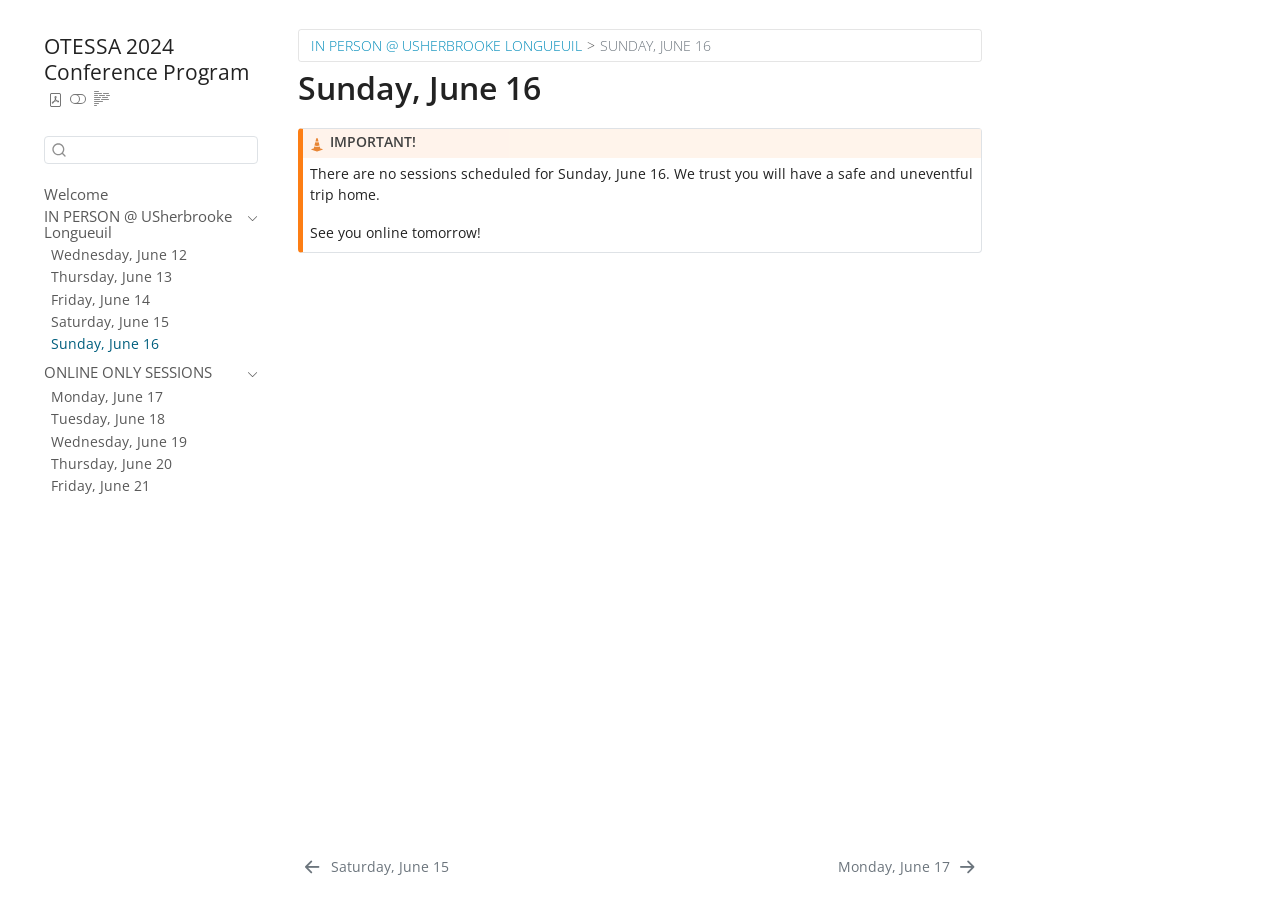
<file: docs/jun16.html>
<!DOCTYPE html>
<html xmlns="http://www.w3.org/1999/xhtml" lang="en" xml:lang="en"><head>

<meta charset="utf-8">
<meta name="generator" content="quarto-1.4.545">

<meta name="viewport" content="width=device-width, initial-scale=1.0, user-scalable=yes">


<title>OTESSA 2024 Conference Program - Sunday, June 16</title>
<style>
code{white-space: pre-wrap;}
span.smallcaps{font-variant: small-caps;}
div.columns{display: flex; gap: min(4vw, 1.5em);}
div.column{flex: auto; overflow-x: auto;}
div.hanging-indent{margin-left: 1.5em; text-indent: -1.5em;}
ul.task-list{list-style: none;}
ul.task-list li input[type="checkbox"] {
  width: 0.8em;
  margin: 0 0.8em 0.2em -1em; /* quarto-specific, see https://github.com/quarto-dev/quarto-cli/issues/4556 */ 
  vertical-align: middle;
}
</style>


<script src="site_libs/quarto-nav/quarto-nav.js"></script>
<script src="site_libs/quarto-nav/headroom.min.js"></script>
<script src="site_libs/clipboard/clipboard.min.js"></script>
<script src="site_libs/quarto-search/autocomplete.umd.js"></script>
<script src="site_libs/quarto-search/fuse.min.js"></script>
<script src="site_libs/quarto-search/quarto-search.js"></script>
<meta name="quarto:offset" content="./">
<link href="./jun17.html" rel="next">
<link href="./jun15.html" rel="prev">
<script src="site_libs/quarto-html/quarto.js"></script>
<script src="site_libs/quarto-html/popper.min.js"></script>
<script src="site_libs/quarto-html/tippy.umd.min.js"></script>
<script src="site_libs/quarto-html/anchor.min.js"></script>
<link href="site_libs/quarto-html/tippy.css" rel="stylesheet">
<link href="site_libs/quarto-html/quarto-syntax-highlighting.css" rel="stylesheet" class="quarto-color-scheme" id="quarto-text-highlighting-styles">
<link href="site_libs/quarto-html/quarto-syntax-highlighting-dark.css" rel="prefetch" class="quarto-color-scheme quarto-color-alternate" id="quarto-text-highlighting-styles">
<script src="site_libs/bootstrap/bootstrap.min.js"></script>
<link href="site_libs/bootstrap/bootstrap-icons.css" rel="stylesheet">
<link href="site_libs/bootstrap/bootstrap.min.css" rel="stylesheet" class="quarto-color-scheme" id="quarto-bootstrap" data-mode="light">
<link href="site_libs/bootstrap/bootstrap-dark.min.css" rel="prefetch" class="quarto-color-scheme quarto-color-alternate" id="quarto-bootstrap" data-mode="dark">
<script id="quarto-search-options" type="application/json">{
  "location": "sidebar",
  "copy-button": false,
  "collapse-after": 3,
  "panel-placement": "start",
  "type": "textbox",
  "limit": 50,
  "keyboard-shortcut": [
    "f",
    "/",
    "s"
  ],
  "show-item-context": false,
  "language": {
    "search-no-results-text": "No results",
    "search-matching-documents-text": "matching documents",
    "search-copy-link-title": "Copy link to search",
    "search-hide-matches-text": "Hide additional matches",
    "search-more-match-text": "more match in this document",
    "search-more-matches-text": "more matches in this document",
    "search-clear-button-title": "Clear",
    "search-text-placeholder": "",
    "search-detached-cancel-button-title": "Cancel",
    "search-submit-button-title": "Submit",
    "search-label": "Search"
  }
}</script>


</head>

<body class="nav-sidebar floating">

<div id="quarto-search-results"></div>
  <header id="quarto-header" class="headroom fixed-top">
  <nav class="quarto-secondary-nav">
    <div class="container-fluid d-flex">
      <button type="button" class="quarto-btn-toggle btn" data-bs-toggle="collapse" data-bs-target=".quarto-sidebar-collapse-item" aria-controls="quarto-sidebar" aria-expanded="false" aria-label="Toggle sidebar navigation" onclick="if (window.quartoToggleHeadroom) { window.quartoToggleHeadroom(); }">
        <i class="bi bi-layout-text-sidebar-reverse"></i>
      </button>
        <nav class="quarto-page-breadcrumbs" aria-label="breadcrumb"><ol class="breadcrumb"><li class="breadcrumb-item"><a href="./jun12.html">IN PERSON @ USherbrooke Longueuil</a></li><li class="breadcrumb-item"><a href="./jun16.html">Sunday, June 16</a></li></ol></nav>
        <a class="flex-grow-1" role="button" data-bs-toggle="collapse" data-bs-target=".quarto-sidebar-collapse-item" aria-controls="quarto-sidebar" aria-expanded="false" aria-label="Toggle sidebar navigation" onclick="if (window.quartoToggleHeadroom) { window.quartoToggleHeadroom(); }">      
        </a>
      <button type="button" class="btn quarto-search-button" aria-label="" onclick="window.quartoOpenSearch();">
        <i class="bi bi-search"></i>
      </button>
    </div>
  </nav>
</header>
<!-- content -->
<div id="quarto-content" class="quarto-container page-columns page-rows-contents page-layout-article">
<!-- sidebar -->
  <nav id="quarto-sidebar" class="sidebar collapse collapse-horizontal quarto-sidebar-collapse-item sidebar-navigation floating overflow-auto">
    <div class="pt-lg-2 mt-2 text-left sidebar-header">
    <div class="sidebar-title mb-0 py-0">
      <a href="./">OTESSA 2024 Conference Program</a> 
        <div class="sidebar-tools-main tools-wide">
    <a href="./OTESSA-2024-Conference-Program.pdf" title="Download PDF" class="quarto-navigation-tool px-1" aria-label="Download PDF"><i class="bi bi-file-pdf"></i></a>
  <a href="" class="quarto-color-scheme-toggle quarto-navigation-tool  px-1" onclick="window.quartoToggleColorScheme(); return false;" title="Toggle dark mode"><i class="bi"></i></a>
  <a href="" class="quarto-reader-toggle quarto-navigation-tool px-1" onclick="window.quartoToggleReader(); return false;" title="Toggle reader mode">
  <div class="quarto-reader-toggle-btn">
  <i class="bi"></i>
  </div>
</a>
</div>
    </div>
      </div>
        <div class="mt-2 flex-shrink-0 align-items-center">
        <div class="sidebar-search">
        <div id="quarto-search" class="" title="Search"></div>
        </div>
        </div>
    <div class="sidebar-menu-container"> 
    <ul class="list-unstyled mt-1">
        <li class="sidebar-item">
  <div class="sidebar-item-container"> 
  <a href="./index.html" class="sidebar-item-text sidebar-link">
 <span class="menu-text">Welcome</span></a>
  </div>
</li>
        <li class="sidebar-item sidebar-item-section">
      <div class="sidebar-item-container"> 
            <a class="sidebar-item-text sidebar-link text-start" data-bs-toggle="collapse" data-bs-target="#quarto-sidebar-section-1" aria-expanded="true">
 <span class="menu-text">IN PERSON @ USherbrooke Longueuil</span></a>
          <a class="sidebar-item-toggle text-start" data-bs-toggle="collapse" data-bs-target="#quarto-sidebar-section-1" aria-expanded="true" aria-label="Toggle section">
            <i class="bi bi-chevron-right ms-2"></i>
          </a> 
      </div>
      <ul id="quarto-sidebar-section-1" class="collapse list-unstyled sidebar-section depth1 show">  
          <li class="sidebar-item">
  <div class="sidebar-item-container"> 
  <a href="./jun12.html" class="sidebar-item-text sidebar-link">
 <span class="menu-text">Wednesday, June 12</span></a>
  </div>
</li>
          <li class="sidebar-item">
  <div class="sidebar-item-container"> 
  <a href="./jun13.html" class="sidebar-item-text sidebar-link">
 <span class="menu-text">Thursday, June 13</span></a>
  </div>
</li>
          <li class="sidebar-item">
  <div class="sidebar-item-container"> 
  <a href="./jun14.html" class="sidebar-item-text sidebar-link">
 <span class="menu-text">Friday, June 14</span></a>
  </div>
</li>
          <li class="sidebar-item">
  <div class="sidebar-item-container"> 
  <a href="./jun15.html" class="sidebar-item-text sidebar-link">
 <span class="menu-text">Saturday, June 15</span></a>
  </div>
</li>
          <li class="sidebar-item">
  <div class="sidebar-item-container"> 
  <a href="./jun16.html" class="sidebar-item-text sidebar-link active">
 <span class="menu-text">Sunday, June 16</span></a>
  </div>
</li>
      </ul>
  </li>
        <li class="sidebar-item sidebar-item-section">
      <div class="sidebar-item-container"> 
            <a class="sidebar-item-text sidebar-link text-start" data-bs-toggle="collapse" data-bs-target="#quarto-sidebar-section-2" aria-expanded="true">
 <span class="menu-text">ONLINE ONLY SESSIONS</span></a>
          <a class="sidebar-item-toggle text-start" data-bs-toggle="collapse" data-bs-target="#quarto-sidebar-section-2" aria-expanded="true" aria-label="Toggle section">
            <i class="bi bi-chevron-right ms-2"></i>
          </a> 
      </div>
      <ul id="quarto-sidebar-section-2" class="collapse list-unstyled sidebar-section depth1 show">  
          <li class="sidebar-item">
  <div class="sidebar-item-container"> 
  <a href="./jun17.html" class="sidebar-item-text sidebar-link">
 <span class="menu-text">Monday, June 17</span></a>
  </div>
</li>
          <li class="sidebar-item">
  <div class="sidebar-item-container"> 
  <a href="./jun18.html" class="sidebar-item-text sidebar-link">
 <span class="menu-text">Tuesday, June 18</span></a>
  </div>
</li>
          <li class="sidebar-item">
  <div class="sidebar-item-container"> 
  <a href="./jun19.html" class="sidebar-item-text sidebar-link">
 <span class="menu-text">Wednesday, June 19</span></a>
  </div>
</li>
          <li class="sidebar-item">
  <div class="sidebar-item-container"> 
  <a href="./jun20.html" class="sidebar-item-text sidebar-link">
 <span class="menu-text">Thursday, June 20</span></a>
  </div>
</li>
          <li class="sidebar-item">
  <div class="sidebar-item-container"> 
  <a href="./jun21.html" class="sidebar-item-text sidebar-link">
 <span class="menu-text">Friday, June 21</span></a>
  </div>
</li>
      </ul>
  </li>
    </ul>
    </div>
</nav>
<div id="quarto-sidebar-glass" class="quarto-sidebar-collapse-item" data-bs-toggle="collapse" data-bs-target=".quarto-sidebar-collapse-item"></div>
<!-- margin-sidebar -->
    <div id="quarto-margin-sidebar" class="sidebar margin-sidebar">
        
    </div>
<!-- main -->
<main class="content" id="quarto-document-content">

<header id="title-block-header" class="quarto-title-block default"><nav class="quarto-page-breadcrumbs quarto-title-breadcrumbs d-none d-lg-block" aria-label="breadcrumb"><ol class="breadcrumb"><li class="breadcrumb-item"><a href="./jun12.html">IN PERSON @ USherbrooke Longueuil</a></li><li class="breadcrumb-item"><a href="./jun16.html">Sunday, June 16</a></li></ol></nav>
<div class="quarto-title">
<h1 class="title">Sunday, June 16</h1>
</div>



<div class="quarto-title-meta">

    
  
    
  </div>
  


</header>


<div class="callout callout-style-default callout-caution callout-titled">
<div class="callout-header d-flex align-content-center">
<div class="callout-icon-container">
<i class="callout-icon"></i>
</div>
<div class="callout-title-container flex-fill">
IMPORTANT!
</div>
</div>
<div class="callout-body-container callout-body">
<p>There are no sessions scheduled for Sunday, June 16. We trust you will have a safe and uneventful trip home.</p>
<p>See you online tomorrow!</p>
</div>
</div>



</main> <!-- /main -->
<script id="quarto-html-after-body" type="application/javascript">
window.document.addEventListener("DOMContentLoaded", function (event) {
  const toggleBodyColorMode = (bsSheetEl) => {
    const mode = bsSheetEl.getAttribute("data-mode");
    const bodyEl = window.document.querySelector("body");
    if (mode === "dark") {
      bodyEl.classList.add("quarto-dark");
      bodyEl.classList.remove("quarto-light");
    } else {
      bodyEl.classList.add("quarto-light");
      bodyEl.classList.remove("quarto-dark");
    }
  }
  const toggleBodyColorPrimary = () => {
    const bsSheetEl = window.document.querySelector("link#quarto-bootstrap");
    if (bsSheetEl) {
      toggleBodyColorMode(bsSheetEl);
    }
  }
  toggleBodyColorPrimary();  
  const disableStylesheet = (stylesheets) => {
    for (let i=0; i < stylesheets.length; i++) {
      const stylesheet = stylesheets[i];
      stylesheet.rel = 'prefetch';
    }
  }
  const enableStylesheet = (stylesheets) => {
    for (let i=0; i < stylesheets.length; i++) {
      const stylesheet = stylesheets[i];
      stylesheet.rel = 'stylesheet';
    }
  }
  const manageTransitions = (selector, allowTransitions) => {
    const els = window.document.querySelectorAll(selector);
    for (let i=0; i < els.length; i++) {
      const el = els[i];
      if (allowTransitions) {
        el.classList.remove('notransition');
      } else {
        el.classList.add('notransition');
      }
    }
  }
  const toggleGiscusIfUsed = (isAlternate, darkModeDefault) => {
    const baseTheme = document.querySelector('#giscus-base-theme')?.value ?? 'light';
    const alternateTheme = document.querySelector('#giscus-alt-theme')?.value ?? 'dark';
    let newTheme = '';
    if(darkModeDefault) {
      newTheme = isAlternate ? baseTheme : alternateTheme;
    } else {
      newTheme = isAlternate ? alternateTheme : baseTheme;
    }
    const changeGiscusTheme = () => {
      // From: https://github.com/giscus/giscus/issues/336
      const sendMessage = (message) => {
        const iframe = document.querySelector('iframe.giscus-frame');
        if (!iframe) return;
        iframe.contentWindow.postMessage({ giscus: message }, 'https://giscus.app');
      }
      sendMessage({
        setConfig: {
          theme: newTheme
        }
      });
    }
    const isGiscussLoaded = window.document.querySelector('iframe.giscus-frame') !== null;
    if (isGiscussLoaded) {
      changeGiscusTheme();
    }
  }
  const toggleColorMode = (alternate) => {
    // Switch the stylesheets
    const alternateStylesheets = window.document.querySelectorAll('link.quarto-color-scheme.quarto-color-alternate');
    manageTransitions('#quarto-margin-sidebar .nav-link', false);
    if (alternate) {
      enableStylesheet(alternateStylesheets);
      for (const sheetNode of alternateStylesheets) {
        if (sheetNode.id === "quarto-bootstrap") {
          toggleBodyColorMode(sheetNode);
        }
      }
    } else {
      disableStylesheet(alternateStylesheets);
      toggleBodyColorPrimary();
    }
    manageTransitions('#quarto-margin-sidebar .nav-link', true);
    // Switch the toggles
    const toggles = window.document.querySelectorAll('.quarto-color-scheme-toggle');
    for (let i=0; i < toggles.length; i++) {
      const toggle = toggles[i];
      if (toggle) {
        if (alternate) {
          toggle.classList.add("alternate");     
        } else {
          toggle.classList.remove("alternate");
        }
      }
    }
    // Hack to workaround the fact that safari doesn't
    // properly recolor the scrollbar when toggling (#1455)
    if (navigator.userAgent.indexOf('Safari') > 0 && navigator.userAgent.indexOf('Chrome') == -1) {
      manageTransitions("body", false);
      window.scrollTo(0, 1);
      setTimeout(() => {
        window.scrollTo(0, 0);
        manageTransitions("body", true);
      }, 40);  
    }
  }
  const isFileUrl = () => { 
    return window.location.protocol === 'file:';
  }
  const hasAlternateSentinel = () => {  
    let styleSentinel = getColorSchemeSentinel();
    if (styleSentinel !== null) {
      return styleSentinel === "alternate";
    } else {
      return false;
    }
  }
  const setStyleSentinel = (alternate) => {
    const value = alternate ? "alternate" : "default";
    if (!isFileUrl()) {
      window.localStorage.setItem("quarto-color-scheme", value);
    } else {
      localAlternateSentinel = value;
    }
  }
  const getColorSchemeSentinel = () => {
    if (!isFileUrl()) {
      const storageValue = window.localStorage.getItem("quarto-color-scheme");
      return storageValue != null ? storageValue : localAlternateSentinel;
    } else {
      return localAlternateSentinel;
    }
  }
  const darkModeDefault = false;
  let localAlternateSentinel = darkModeDefault ? 'alternate' : 'default';
  // Dark / light mode switch
  window.quartoToggleColorScheme = () => {
    // Read the current dark / light value 
    let toAlternate = !hasAlternateSentinel();
    toggleColorMode(toAlternate);
    setStyleSentinel(toAlternate);
    toggleGiscusIfUsed(toAlternate, darkModeDefault);
  };
  // Ensure there is a toggle, if there isn't float one in the top right
  if (window.document.querySelector('.quarto-color-scheme-toggle') === null) {
    const a = window.document.createElement('a');
    a.classList.add('top-right');
    a.classList.add('quarto-color-scheme-toggle');
    a.href = "";
    a.onclick = function() { try { window.quartoToggleColorScheme(); } catch {} return false; };
    const i = window.document.createElement("i");
    i.classList.add('bi');
    a.appendChild(i);
    window.document.body.appendChild(a);
  }
  // Switch to dark mode if need be
  if (hasAlternateSentinel()) {
    toggleColorMode(true);
  } else {
    toggleColorMode(false);
  }
  const icon = "";
  const anchorJS = new window.AnchorJS();
  anchorJS.options = {
    placement: 'right',
    icon: icon
  };
  anchorJS.add('.anchored');
  const isCodeAnnotation = (el) => {
    for (const clz of el.classList) {
      if (clz.startsWith('code-annotation-')) {                     
        return true;
      }
    }
    return false;
  }
  const clipboard = new window.ClipboardJS('.code-copy-button', {
    text: function(trigger) {
      const codeEl = trigger.previousElementSibling.cloneNode(true);
      for (const childEl of codeEl.children) {
        if (isCodeAnnotation(childEl)) {
          childEl.remove();
        }
      }
      return codeEl.innerText;
    }
  });
  clipboard.on('success', function(e) {
    // button target
    const button = e.trigger;
    // don't keep focus
    button.blur();
    // flash "checked"
    button.classList.add('code-copy-button-checked');
    var currentTitle = button.getAttribute("title");
    button.setAttribute("title", "Copied!");
    let tooltip;
    if (window.bootstrap) {
      button.setAttribute("data-bs-toggle", "tooltip");
      button.setAttribute("data-bs-placement", "left");
      button.setAttribute("data-bs-title", "Copied!");
      tooltip = new bootstrap.Tooltip(button, 
        { trigger: "manual", 
          customClass: "code-copy-button-tooltip",
          offset: [0, -8]});
      tooltip.show();    
    }
    setTimeout(function() {
      if (tooltip) {
        tooltip.hide();
        button.removeAttribute("data-bs-title");
        button.removeAttribute("data-bs-toggle");
        button.removeAttribute("data-bs-placement");
      }
      button.setAttribute("title", currentTitle);
      button.classList.remove('code-copy-button-checked');
    }, 1000);
    // clear code selection
    e.clearSelection();
  });
  function tippyHover(el, contentFn, onTriggerFn, onUntriggerFn) {
    const config = {
      allowHTML: true,
      maxWidth: 500,
      delay: 100,
      arrow: false,
      appendTo: function(el) {
          return el.parentElement;
      },
      interactive: true,
      interactiveBorder: 10,
      theme: 'quarto',
      placement: 'bottom-start',
    };
    if (contentFn) {
      config.content = contentFn;
    }
    if (onTriggerFn) {
      config.onTrigger = onTriggerFn;
    }
    if (onUntriggerFn) {
      config.onUntrigger = onUntriggerFn;
    }
    window.tippy(el, config); 
  }
  const noterefs = window.document.querySelectorAll('a[role="doc-noteref"]');
  for (var i=0; i<noterefs.length; i++) {
    const ref = noterefs[i];
    tippyHover(ref, function() {
      // use id or data attribute instead here
      let href = ref.getAttribute('data-footnote-href') || ref.getAttribute('href');
      try { href = new URL(href).hash; } catch {}
      const id = href.replace(/^#\/?/, "");
      const note = window.document.getElementById(id);
      return note.innerHTML;
    });
  }
  const xrefs = window.document.querySelectorAll('a.quarto-xref');
  const processXRef = (id, note) => {
    // Strip column container classes
    const stripColumnClz = (el) => {
      el.classList.remove("page-full", "page-columns");
      if (el.children) {
        for (const child of el.children) {
          stripColumnClz(child);
        }
      }
    }
    stripColumnClz(note)
    if (id === null || id.startsWith('sec-')) {
      // Special case sections, only their first couple elements
      const container = document.createElement("div");
      if (note.children && note.children.length > 2) {
        container.appendChild(note.children[0].cloneNode(true));
        for (let i = 1; i < note.children.length; i++) {
          const child = note.children[i];
          if (child.tagName === "P" && child.innerText === "") {
            continue;
          } else {
            container.appendChild(child.cloneNode(true));
            break;
          }
        }
        if (window.Quarto?.typesetMath) {
          window.Quarto.typesetMath(container);
        }
        return container.innerHTML
      } else {
        if (window.Quarto?.typesetMath) {
          window.Quarto.typesetMath(note);
        }
        return note.innerHTML;
      }
    } else {
      // Remove any anchor links if they are present
      const anchorLink = note.querySelector('a.anchorjs-link');
      if (anchorLink) {
        anchorLink.remove();
      }
      if (window.Quarto?.typesetMath) {
        window.Quarto.typesetMath(note);
      }
      // TODO in 1.5, we should make sure this works without a callout special case
      if (note.classList.contains("callout")) {
        return note.outerHTML;
      } else {
        return note.innerHTML;
      }
    }
  }
  for (var i=0; i<xrefs.length; i++) {
    const xref = xrefs[i];
    tippyHover(xref, undefined, function(instance) {
      instance.disable();
      let url = xref.getAttribute('href');
      let hash = undefined; 
      if (url.startsWith('#')) {
        hash = url;
      } else {
        try { hash = new URL(url).hash; } catch {}
      }
      if (hash) {
        const id = hash.replace(/^#\/?/, "");
        const note = window.document.getElementById(id);
        if (note !== null) {
          try {
            const html = processXRef(id, note.cloneNode(true));
            instance.setContent(html);
          } finally {
            instance.enable();
            instance.show();
          }
        } else {
          // See if we can fetch this
          fetch(url.split('#')[0])
          .then(res => res.text())
          .then(html => {
            const parser = new DOMParser();
            const htmlDoc = parser.parseFromString(html, "text/html");
            const note = htmlDoc.getElementById(id);
            if (note !== null) {
              const html = processXRef(id, note);
              instance.setContent(html);
            } 
          }).finally(() => {
            instance.enable();
            instance.show();
          });
        }
      } else {
        // See if we can fetch a full url (with no hash to target)
        // This is a special case and we should probably do some content thinning / targeting
        fetch(url)
        .then(res => res.text())
        .then(html => {
          const parser = new DOMParser();
          const htmlDoc = parser.parseFromString(html, "text/html");
          const note = htmlDoc.querySelector('main.content');
          if (note !== null) {
            // This should only happen for chapter cross references
            // (since there is no id in the URL)
            // remove the first header
            if (note.children.length > 0 && note.children[0].tagName === "HEADER") {
              note.children[0].remove();
            }
            const html = processXRef(null, note);
            instance.setContent(html);
          } 
        }).finally(() => {
          instance.enable();
          instance.show();
        });
      }
    }, function(instance) {
    });
  }
      let selectedAnnoteEl;
      const selectorForAnnotation = ( cell, annotation) => {
        let cellAttr = 'data-code-cell="' + cell + '"';
        let lineAttr = 'data-code-annotation="' +  annotation + '"';
        const selector = 'span[' + cellAttr + '][' + lineAttr + ']';
        return selector;
      }
      const selectCodeLines = (annoteEl) => {
        const doc = window.document;
        const targetCell = annoteEl.getAttribute("data-target-cell");
        const targetAnnotation = annoteEl.getAttribute("data-target-annotation");
        const annoteSpan = window.document.querySelector(selectorForAnnotation(targetCell, targetAnnotation));
        const lines = annoteSpan.getAttribute("data-code-lines").split(",");
        const lineIds = lines.map((line) => {
          return targetCell + "-" + line;
        })
        let top = null;
        let height = null;
        let parent = null;
        if (lineIds.length > 0) {
            //compute the position of the single el (top and bottom and make a div)
            const el = window.document.getElementById(lineIds[0]);
            top = el.offsetTop;
            height = el.offsetHeight;
            parent = el.parentElement.parentElement;
          if (lineIds.length > 1) {
            const lastEl = window.document.getElementById(lineIds[lineIds.length - 1]);
            const bottom = lastEl.offsetTop + lastEl.offsetHeight;
            height = bottom - top;
          }
          if (top !== null && height !== null && parent !== null) {
            // cook up a div (if necessary) and position it 
            let div = window.document.getElementById("code-annotation-line-highlight");
            if (div === null) {
              div = window.document.createElement("div");
              div.setAttribute("id", "code-annotation-line-highlight");
              div.style.position = 'absolute';
              parent.appendChild(div);
            }
            div.style.top = top - 2 + "px";
            div.style.height = height + 4 + "px";
            div.style.left = 0;
            let gutterDiv = window.document.getElementById("code-annotation-line-highlight-gutter");
            if (gutterDiv === null) {
              gutterDiv = window.document.createElement("div");
              gutterDiv.setAttribute("id", "code-annotation-line-highlight-gutter");
              gutterDiv.style.position = 'absolute';
              const codeCell = window.document.getElementById(targetCell);
              const gutter = codeCell.querySelector('.code-annotation-gutter');
              gutter.appendChild(gutterDiv);
            }
            gutterDiv.style.top = top - 2 + "px";
            gutterDiv.style.height = height + 4 + "px";
          }
          selectedAnnoteEl = annoteEl;
        }
      };
      const unselectCodeLines = () => {
        const elementsIds = ["code-annotation-line-highlight", "code-annotation-line-highlight-gutter"];
        elementsIds.forEach((elId) => {
          const div = window.document.getElementById(elId);
          if (div) {
            div.remove();
          }
        });
        selectedAnnoteEl = undefined;
      };
        // Handle positioning of the toggle
    window.addEventListener(
      "resize",
      throttle(() => {
        elRect = undefined;
        if (selectedAnnoteEl) {
          selectCodeLines(selectedAnnoteEl);
        }
      }, 10)
    );
    function throttle(fn, ms) {
    let throttle = false;
    let timer;
      return (...args) => {
        if(!throttle) { // first call gets through
            fn.apply(this, args);
            throttle = true;
        } else { // all the others get throttled
            if(timer) clearTimeout(timer); // cancel #2
            timer = setTimeout(() => {
              fn.apply(this, args);
              timer = throttle = false;
            }, ms);
        }
      };
    }
      // Attach click handler to the DT
      const annoteDls = window.document.querySelectorAll('dt[data-target-cell]');
      for (const annoteDlNode of annoteDls) {
        annoteDlNode.addEventListener('click', (event) => {
          const clickedEl = event.target;
          if (clickedEl !== selectedAnnoteEl) {
            unselectCodeLines();
            const activeEl = window.document.querySelector('dt[data-target-cell].code-annotation-active');
            if (activeEl) {
              activeEl.classList.remove('code-annotation-active');
            }
            selectCodeLines(clickedEl);
            clickedEl.classList.add('code-annotation-active');
          } else {
            // Unselect the line
            unselectCodeLines();
            clickedEl.classList.remove('code-annotation-active');
          }
        });
      }
  const findCites = (el) => {
    const parentEl = el.parentElement;
    if (parentEl) {
      const cites = parentEl.dataset.cites;
      if (cites) {
        return {
          el,
          cites: cites.split(' ')
        };
      } else {
        return findCites(el.parentElement)
      }
    } else {
      return undefined;
    }
  };
  var bibliorefs = window.document.querySelectorAll('a[role="doc-biblioref"]');
  for (var i=0; i<bibliorefs.length; i++) {
    const ref = bibliorefs[i];
    const citeInfo = findCites(ref);
    if (citeInfo) {
      tippyHover(citeInfo.el, function() {
        var popup = window.document.createElement('div');
        citeInfo.cites.forEach(function(cite) {
          var citeDiv = window.document.createElement('div');
          citeDiv.classList.add('hanging-indent');
          citeDiv.classList.add('csl-entry');
          var biblioDiv = window.document.getElementById('ref-' + cite);
          if (biblioDiv) {
            citeDiv.innerHTML = biblioDiv.innerHTML;
          }
          popup.appendChild(citeDiv);
        });
        return popup.innerHTML;
      });
    }
  }
});
</script>
<nav class="page-navigation">
  <div class="nav-page nav-page-previous">
      <a href="./jun15.html" class="pagination-link  aria-label=" saturday,="" june="" 15"="">
        <i class="bi bi-arrow-left-short"></i> <span class="nav-page-text">Saturday, June 15</span>
      </a>          
  </div>
  <div class="nav-page nav-page-next">
      <a href="./jun17.html" class="pagination-link" aria-label="Monday, June 17">
        <span class="nav-page-text">Monday, June 17</span> <i class="bi bi-arrow-right-short"></i>
      </a>
  </div>
</nav>
</div> <!-- /content -->




</body></html>
</file>
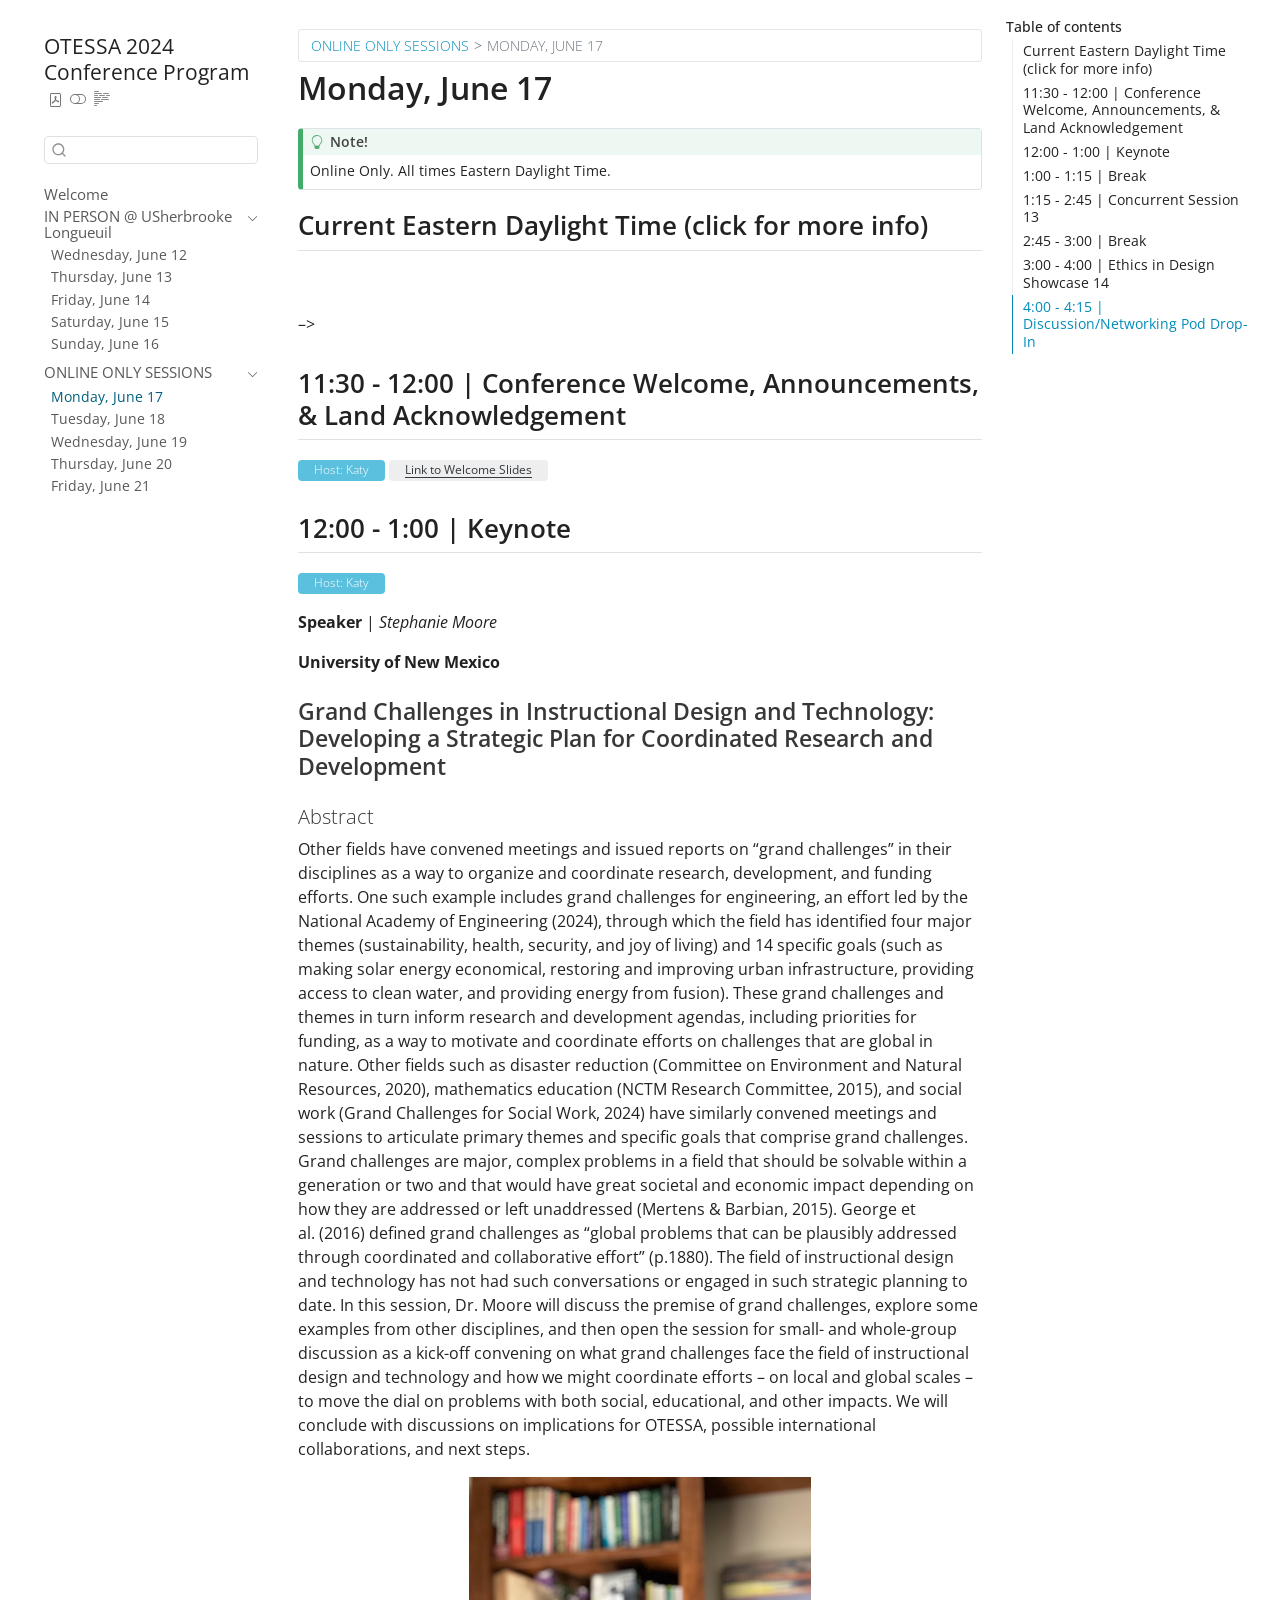
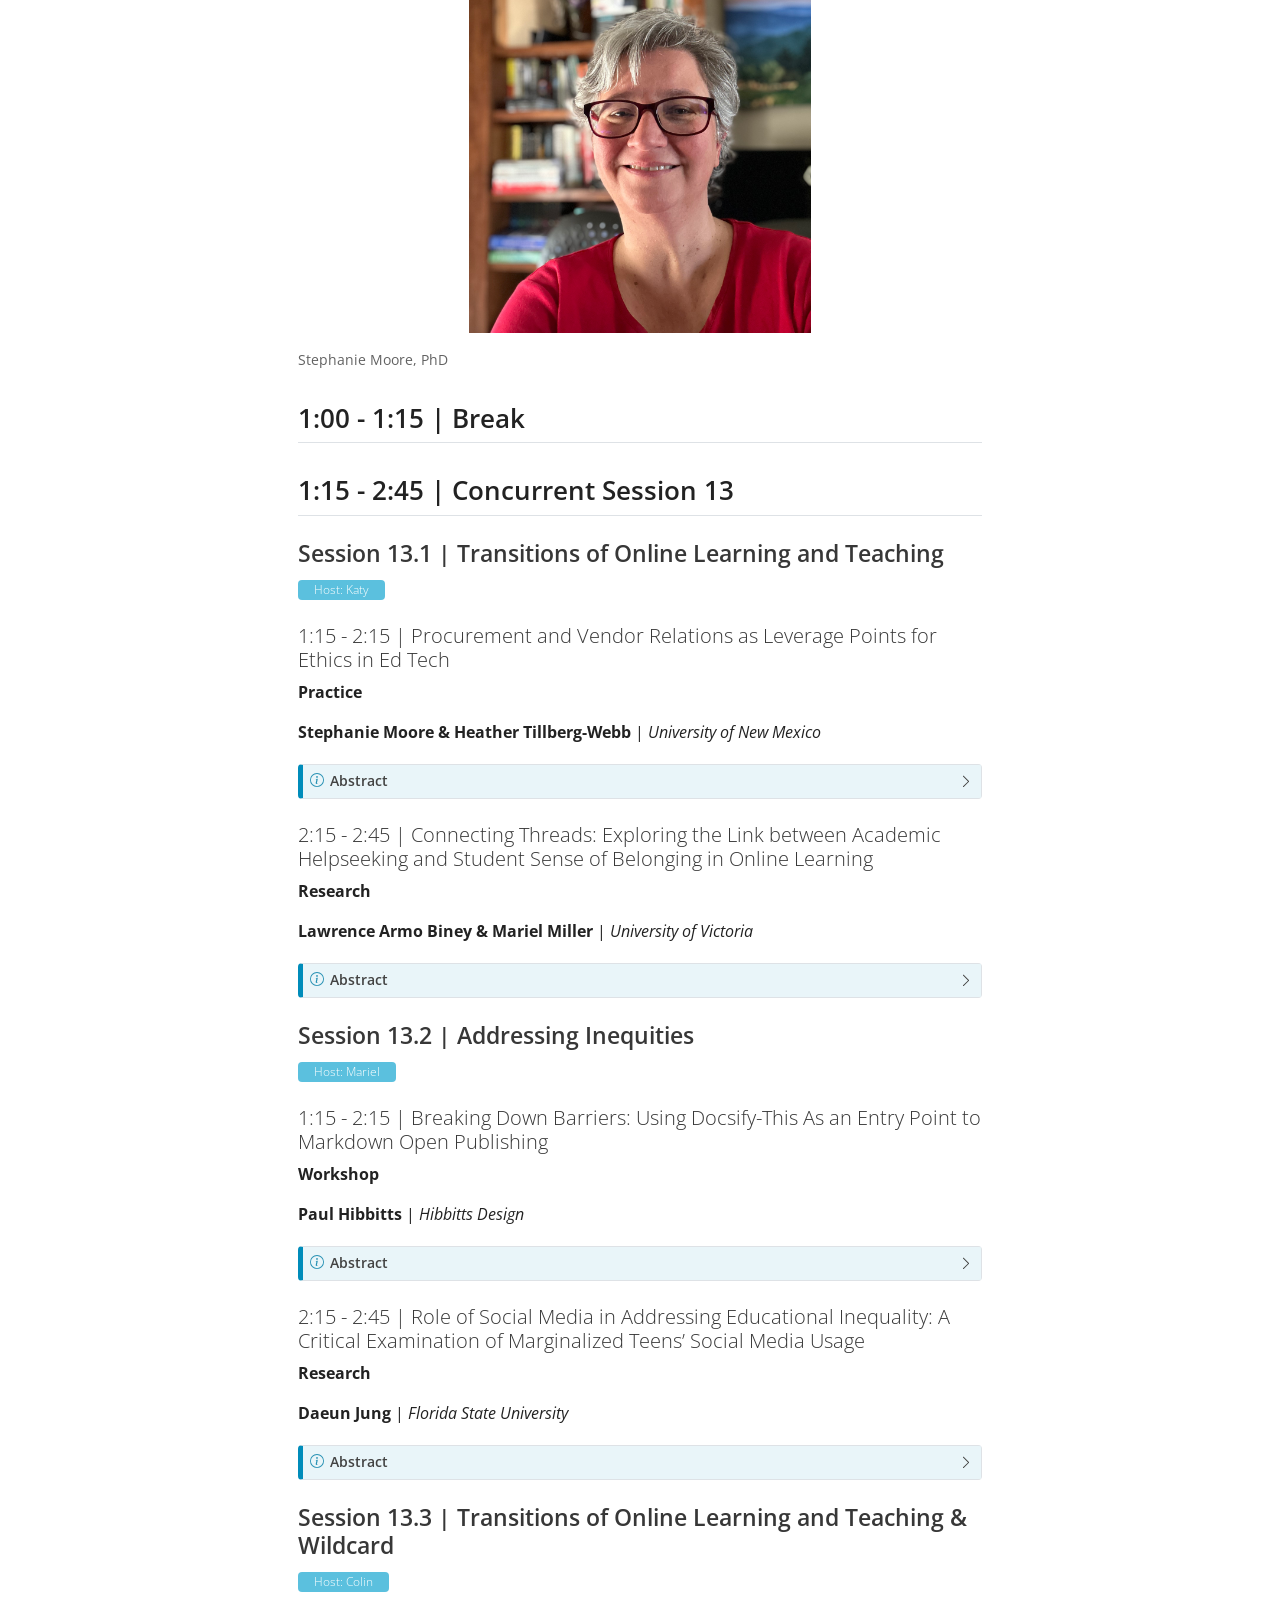
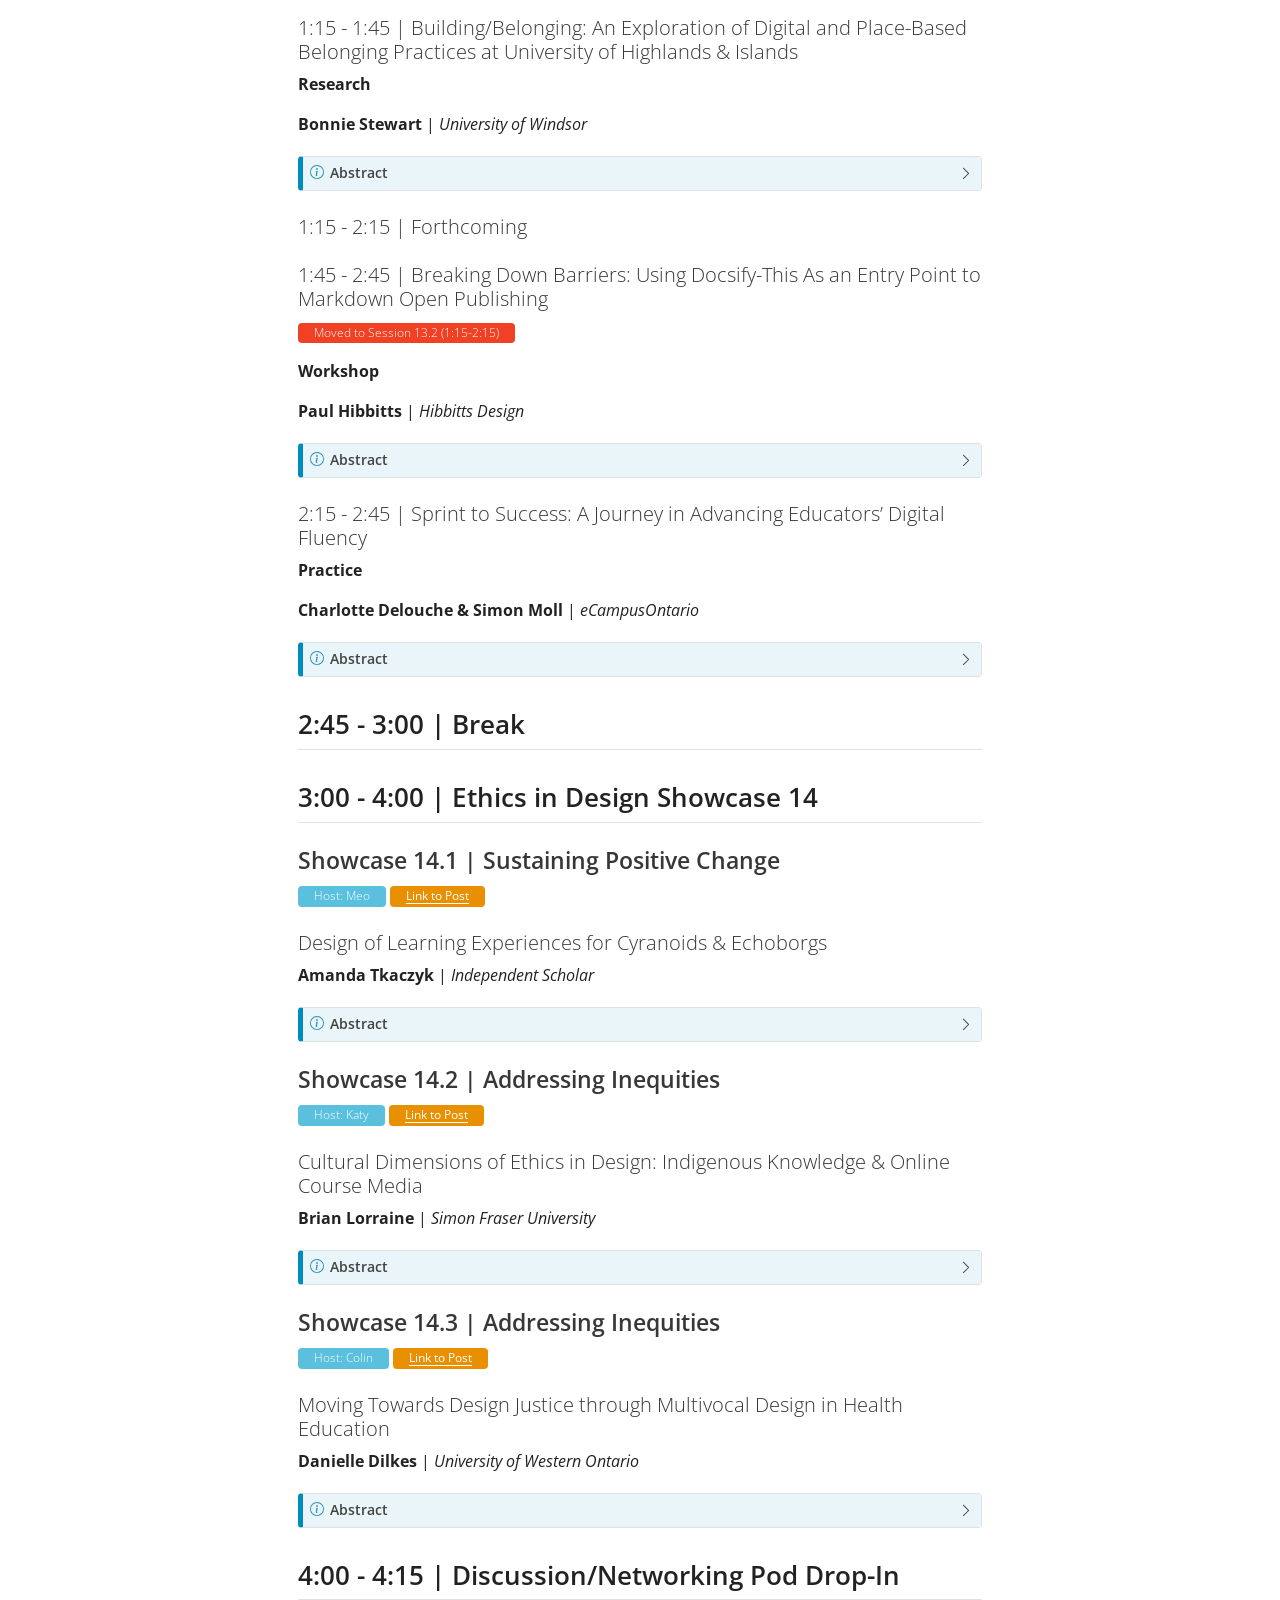
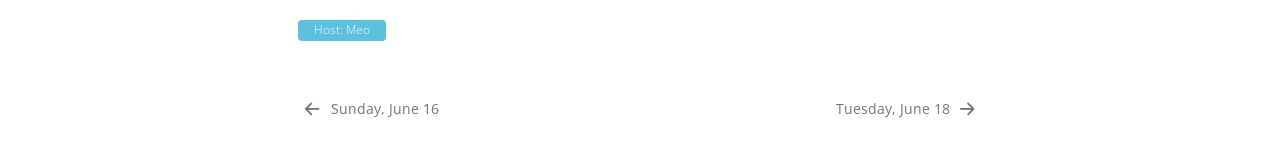
<file: docs/jun17.html>
<!DOCTYPE html>
<html xmlns="http://www.w3.org/1999/xhtml" lang="en" xml:lang="en"><head>

<meta charset="utf-8">
<meta name="generator" content="quarto-1.4.545">

<meta name="viewport" content="width=device-width, initial-scale=1.0, user-scalable=yes">


<title>OTESSA 2024 Conference Program - Monday, June 17</title>
<style>
code{white-space: pre-wrap;}
span.smallcaps{font-variant: small-caps;}
div.columns{display: flex; gap: min(4vw, 1.5em);}
div.column{flex: auto; overflow-x: auto;}
div.hanging-indent{margin-left: 1.5em; text-indent: -1.5em;}
ul.task-list{list-style: none;}
ul.task-list li input[type="checkbox"] {
  width: 0.8em;
  margin: 0 0.8em 0.2em -1em; /* quarto-specific, see https://github.com/quarto-dev/quarto-cli/issues/4556 */ 
  vertical-align: middle;
}
</style>


<script src="site_libs/quarto-nav/quarto-nav.js"></script>
<script src="site_libs/quarto-nav/headroom.min.js"></script>
<script src="site_libs/clipboard/clipboard.min.js"></script>
<script src="site_libs/quarto-search/autocomplete.umd.js"></script>
<script src="site_libs/quarto-search/fuse.min.js"></script>
<script src="site_libs/quarto-search/quarto-search.js"></script>
<meta name="quarto:offset" content="./">
<link href="./jun18.html" rel="next">
<link href="./jun16.html" rel="prev">
<script src="site_libs/quarto-html/quarto.js"></script>
<script src="site_libs/quarto-html/popper.min.js"></script>
<script src="site_libs/quarto-html/tippy.umd.min.js"></script>
<script src="site_libs/quarto-html/anchor.min.js"></script>
<link href="site_libs/quarto-html/tippy.css" rel="stylesheet">
<link href="site_libs/quarto-html/quarto-syntax-highlighting.css" rel="stylesheet" class="quarto-color-scheme" id="quarto-text-highlighting-styles">
<link href="site_libs/quarto-html/quarto-syntax-highlighting-dark.css" rel="prefetch" class="quarto-color-scheme quarto-color-alternate" id="quarto-text-highlighting-styles">
<script src="site_libs/bootstrap/bootstrap.min.js"></script>
<link href="site_libs/bootstrap/bootstrap-icons.css" rel="stylesheet">
<link href="site_libs/bootstrap/bootstrap.min.css" rel="stylesheet" class="quarto-color-scheme" id="quarto-bootstrap" data-mode="light">
<link href="site_libs/bootstrap/bootstrap-dark.min.css" rel="prefetch" class="quarto-color-scheme quarto-color-alternate" id="quarto-bootstrap" data-mode="dark">
<script id="quarto-search-options" type="application/json">{
  "location": "sidebar",
  "copy-button": false,
  "collapse-after": 3,
  "panel-placement": "start",
  "type": "textbox",
  "limit": 50,
  "keyboard-shortcut": [
    "f",
    "/",
    "s"
  ],
  "show-item-context": false,
  "language": {
    "search-no-results-text": "No results",
    "search-matching-documents-text": "matching documents",
    "search-copy-link-title": "Copy link to search",
    "search-hide-matches-text": "Hide additional matches",
    "search-more-match-text": "more match in this document",
    "search-more-matches-text": "more matches in this document",
    "search-clear-button-title": "Clear",
    "search-text-placeholder": "",
    "search-detached-cancel-button-title": "Cancel",
    "search-submit-button-title": "Submit",
    "search-label": "Search"
  }
}</script>


</head>

<body class="nav-sidebar floating">

<div id="quarto-search-results"></div>
  <header id="quarto-header" class="headroom fixed-top">
  <nav class="quarto-secondary-nav">
    <div class="container-fluid d-flex">
      <button type="button" class="quarto-btn-toggle btn" data-bs-toggle="collapse" data-bs-target=".quarto-sidebar-collapse-item" aria-controls="quarto-sidebar" aria-expanded="false" aria-label="Toggle sidebar navigation" onclick="if (window.quartoToggleHeadroom) { window.quartoToggleHeadroom(); }">
        <i class="bi bi-layout-text-sidebar-reverse"></i>
      </button>
        <nav class="quarto-page-breadcrumbs" aria-label="breadcrumb"><ol class="breadcrumb"><li class="breadcrumb-item"><a href="./jun17.html">ONLINE ONLY SESSIONS</a></li><li class="breadcrumb-item"><a href="./jun17.html">Monday, June 17</a></li></ol></nav>
        <a class="flex-grow-1" role="button" data-bs-toggle="collapse" data-bs-target=".quarto-sidebar-collapse-item" aria-controls="quarto-sidebar" aria-expanded="false" aria-label="Toggle sidebar navigation" onclick="if (window.quartoToggleHeadroom) { window.quartoToggleHeadroom(); }">      
        </a>
      <button type="button" class="btn quarto-search-button" aria-label="" onclick="window.quartoOpenSearch();">
        <i class="bi bi-search"></i>
      </button>
    </div>
  </nav>
</header>
<!-- content -->
<div id="quarto-content" class="quarto-container page-columns page-rows-contents page-layout-article">
<!-- sidebar -->
  <nav id="quarto-sidebar" class="sidebar collapse collapse-horizontal quarto-sidebar-collapse-item sidebar-navigation floating overflow-auto">
    <div class="pt-lg-2 mt-2 text-left sidebar-header">
    <div class="sidebar-title mb-0 py-0">
      <a href="./">OTESSA 2024 Conference Program</a> 
        <div class="sidebar-tools-main tools-wide">
    <a href="./OTESSA-2024-Conference-Program.pdf" title="Download PDF" class="quarto-navigation-tool px-1" aria-label="Download PDF"><i class="bi bi-file-pdf"></i></a>
  <a href="" class="quarto-color-scheme-toggle quarto-navigation-tool  px-1" onclick="window.quartoToggleColorScheme(); return false;" title="Toggle dark mode"><i class="bi"></i></a>
  <a href="" class="quarto-reader-toggle quarto-navigation-tool px-1" onclick="window.quartoToggleReader(); return false;" title="Toggle reader mode">
  <div class="quarto-reader-toggle-btn">
  <i class="bi"></i>
  </div>
</a>
</div>
    </div>
      </div>
        <div class="mt-2 flex-shrink-0 align-items-center">
        <div class="sidebar-search">
        <div id="quarto-search" class="" title="Search"></div>
        </div>
        </div>
    <div class="sidebar-menu-container"> 
    <ul class="list-unstyled mt-1">
        <li class="sidebar-item">
  <div class="sidebar-item-container"> 
  <a href="./index.html" class="sidebar-item-text sidebar-link">
 <span class="menu-text">Welcome</span></a>
  </div>
</li>
        <li class="sidebar-item sidebar-item-section">
      <div class="sidebar-item-container"> 
            <a class="sidebar-item-text sidebar-link text-start" data-bs-toggle="collapse" data-bs-target="#quarto-sidebar-section-1" aria-expanded="true">
 <span class="menu-text">IN PERSON @ USherbrooke Longueuil</span></a>
          <a class="sidebar-item-toggle text-start" data-bs-toggle="collapse" data-bs-target="#quarto-sidebar-section-1" aria-expanded="true" aria-label="Toggle section">
            <i class="bi bi-chevron-right ms-2"></i>
          </a> 
      </div>
      <ul id="quarto-sidebar-section-1" class="collapse list-unstyled sidebar-section depth1 show">  
          <li class="sidebar-item">
  <div class="sidebar-item-container"> 
  <a href="./jun12.html" class="sidebar-item-text sidebar-link">
 <span class="menu-text">Wednesday, June 12</span></a>
  </div>
</li>
          <li class="sidebar-item">
  <div class="sidebar-item-container"> 
  <a href="./jun13.html" class="sidebar-item-text sidebar-link">
 <span class="menu-text">Thursday, June 13</span></a>
  </div>
</li>
          <li class="sidebar-item">
  <div class="sidebar-item-container"> 
  <a href="./jun14.html" class="sidebar-item-text sidebar-link">
 <span class="menu-text">Friday, June 14</span></a>
  </div>
</li>
          <li class="sidebar-item">
  <div class="sidebar-item-container"> 
  <a href="./jun15.html" class="sidebar-item-text sidebar-link">
 <span class="menu-text">Saturday, June 15</span></a>
  </div>
</li>
          <li class="sidebar-item">
  <div class="sidebar-item-container"> 
  <a href="./jun16.html" class="sidebar-item-text sidebar-link">
 <span class="menu-text">Sunday, June 16</span></a>
  </div>
</li>
      </ul>
  </li>
        <li class="sidebar-item sidebar-item-section">
      <div class="sidebar-item-container"> 
            <a class="sidebar-item-text sidebar-link text-start" data-bs-toggle="collapse" data-bs-target="#quarto-sidebar-section-2" aria-expanded="true">
 <span class="menu-text">ONLINE ONLY SESSIONS</span></a>
          <a class="sidebar-item-toggle text-start" data-bs-toggle="collapse" data-bs-target="#quarto-sidebar-section-2" aria-expanded="true" aria-label="Toggle section">
            <i class="bi bi-chevron-right ms-2"></i>
          </a> 
      </div>
      <ul id="quarto-sidebar-section-2" class="collapse list-unstyled sidebar-section depth1 show">  
          <li class="sidebar-item">
  <div class="sidebar-item-container"> 
  <a href="./jun17.html" class="sidebar-item-text sidebar-link active">
 <span class="menu-text">Monday, June 17</span></a>
  </div>
</li>
          <li class="sidebar-item">
  <div class="sidebar-item-container"> 
  <a href="./jun18.html" class="sidebar-item-text sidebar-link">
 <span class="menu-text">Tuesday, June 18</span></a>
  </div>
</li>
          <li class="sidebar-item">
  <div class="sidebar-item-container"> 
  <a href="./jun19.html" class="sidebar-item-text sidebar-link">
 <span class="menu-text">Wednesday, June 19</span></a>
  </div>
</li>
          <li class="sidebar-item">
  <div class="sidebar-item-container"> 
  <a href="./jun20.html" class="sidebar-item-text sidebar-link">
 <span class="menu-text">Thursday, June 20</span></a>
  </div>
</li>
          <li class="sidebar-item">
  <div class="sidebar-item-container"> 
  <a href="./jun21.html" class="sidebar-item-text sidebar-link">
 <span class="menu-text">Friday, June 21</span></a>
  </div>
</li>
      </ul>
  </li>
    </ul>
    </div>
</nav>
<div id="quarto-sidebar-glass" class="quarto-sidebar-collapse-item" data-bs-toggle="collapse" data-bs-target=".quarto-sidebar-collapse-item"></div>
<!-- margin-sidebar -->
    <div id="quarto-margin-sidebar" class="sidebar margin-sidebar">
        <nav id="TOC" role="doc-toc" class="toc-active">
    <h2 id="toc-title">Table of contents</h2>
   
  <ul>
  <li><a href="#current-eastern-daylight-time-click-for-more-info" id="toc-current-eastern-daylight-time-click-for-more-info" class="nav-link active" data-scroll-target="#current-eastern-daylight-time-click-for-more-info">Current Eastern Daylight Time (click for more info)</a></li>
  <li><a href="#conference-welcome-announcements-land-acknowledgement" id="toc-conference-welcome-announcements-land-acknowledgement" class="nav-link" data-scroll-target="#conference-welcome-announcements-land-acknowledgement">11:30 - 12:00 | Conference Welcome, Announcements, &amp; Land Acknowledgement</a></li>
  <li><a href="#keynote" id="toc-keynote" class="nav-link" data-scroll-target="#keynote">12:00 - 1:00 | Keynote</a>
  <ul>
  <li><a href="#grand-challenges-in-instructional-design-and-technology-developing-a-strategic-plan-for-coordinated-research-and-development" id="toc-grand-challenges-in-instructional-design-and-technology-developing-a-strategic-plan-for-coordinated-research-and-development" class="nav-link" data-scroll-target="#grand-challenges-in-instructional-design-and-technology-developing-a-strategic-plan-for-coordinated-research-and-development">Grand Challenges in Instructional Design and Technology: Developing a Strategic Plan for Coordinated Research and Development</a>
  <ul class="collapse">
  <li><a href="#abstract" id="toc-abstract" class="nav-link" data-scroll-target="#abstract">Abstract</a></li>
  </ul></li>
  </ul></li>
  <li><a href="#break" id="toc-break" class="nav-link" data-scroll-target="#break">1:00 - 1:15 | Break</a></li>
  <li><a href="#concurrent-session-13" id="toc-concurrent-session-13" class="nav-link" data-scroll-target="#concurrent-session-13">1:15 - 2:45 | Concurrent Session 13</a>
  <ul>
  <li><a href="#session-13.1-transitions-of-online-learning-and-teaching" id="toc-session-13.1-transitions-of-online-learning-and-teaching" class="nav-link" data-scroll-target="#session-13.1-transitions-of-online-learning-and-teaching">Session 13.1 | Transitions of Online Learning and Teaching</a>
  <ul class="collapse">
  <li><a href="#procurement-and-vendor-relations-as-leverage-points-for-ethics-in-ed-tech" id="toc-procurement-and-vendor-relations-as-leverage-points-for-ethics-in-ed-tech" class="nav-link" data-scroll-target="#procurement-and-vendor-relations-as-leverage-points-for-ethics-in-ed-tech">1:15 - 2:15 | Procurement and Vendor Relations as Leverage Points for Ethics in Ed Tech</a></li>
  <li><a href="#connecting-threads-exploring-the-link-between-academic-helpseeking-and-student-sense-of-belonging-in-online-learning" id="toc-connecting-threads-exploring-the-link-between-academic-helpseeking-and-student-sense-of-belonging-in-online-learning" class="nav-link" data-scroll-target="#connecting-threads-exploring-the-link-between-academic-helpseeking-and-student-sense-of-belonging-in-online-learning">2:15 - 2:45 | Connecting Threads: Exploring the Link between Academic Helpseeking and Student Sense of Belonging in Online Learning</a></li>
  </ul></li>
  <li><a href="#session-13.2-addressing-inequities" id="toc-session-13.2-addressing-inequities" class="nav-link" data-scroll-target="#session-13.2-addressing-inequities">Session 13.2 | Addressing Inequities</a>
  <ul class="collapse">
  <li><a href="#breaking-down-barriers-using-docsify-this-as-an-entry-point-to-markdown-open-publishing" id="toc-breaking-down-barriers-using-docsify-this-as-an-entry-point-to-markdown-open-publishing" class="nav-link" data-scroll-target="#breaking-down-barriers-using-docsify-this-as-an-entry-point-to-markdown-open-publishing">1:15 - 2:15 | Breaking Down Barriers: Using Docsify-This As an Entry Point to Markdown Open Publishing</a></li>
  <li><a href="#role-of-social-media-in-addressing-educational-inequality-a-critical-examination-of-marginalized-teens-social-media-usage" id="toc-role-of-social-media-in-addressing-educational-inequality-a-critical-examination-of-marginalized-teens-social-media-usage" class="nav-link" data-scroll-target="#role-of-social-media-in-addressing-educational-inequality-a-critical-examination-of-marginalized-teens-social-media-usage">2:15 - 2:45 | Role of Social Media in Addressing Educational Inequality: A Critical Examination of Marginalized Teens’ Social Media Usage</a></li>
  </ul></li>
  <li><a href="#session-13.3-transitions-of-online-learning-and-teaching-wildcard" id="toc-session-13.3-transitions-of-online-learning-and-teaching-wildcard" class="nav-link" data-scroll-target="#session-13.3-transitions-of-online-learning-and-teaching-wildcard">Session 13.3 | Transitions of Online Learning and Teaching &amp; Wildcard</a>
  <ul class="collapse">
  <li><a href="#buildingbelonging-an-exploration-of-digital-and-place-based-belonging-practices-at-university-of-highlands-islands" id="toc-buildingbelonging-an-exploration-of-digital-and-place-based-belonging-practices-at-university-of-highlands-islands" class="nav-link" data-scroll-target="#buildingbelonging-an-exploration-of-digital-and-place-based-belonging-practices-at-university-of-highlands-islands">1:15 - 1:45 | Building/Belonging: An Exploration of Digital and Place-Based Belonging Practices at University of Highlands &amp; Islands</a></li>
  <li><a href="#forthcoming" id="toc-forthcoming" class="nav-link" data-scroll-target="#forthcoming">1:15 - 2:15 | Forthcoming</a></li>
  <li><a href="#breaking-down-barriers-using-docsify-this-as-an-entry-point-to-markdown-open-publishing-1" id="toc-breaking-down-barriers-using-docsify-this-as-an-entry-point-to-markdown-open-publishing-1" class="nav-link" data-scroll-target="#breaking-down-barriers-using-docsify-this-as-an-entry-point-to-markdown-open-publishing-1">1:45 - 2:45 | Breaking Down Barriers: Using Docsify-This As an Entry Point to Markdown Open Publishing</a></li>
  <li><a href="#sprint-to-success-a-journey-in-advancing-educators-digital-fluency" id="toc-sprint-to-success-a-journey-in-advancing-educators-digital-fluency" class="nav-link" data-scroll-target="#sprint-to-success-a-journey-in-advancing-educators-digital-fluency">2:15 - 2:45 | Sprint to Success: A Journey in Advancing Educators’ Digital Fluency</a></li>
  </ul></li>
  </ul></li>
  <li><a href="#break-1" id="toc-break-1" class="nav-link" data-scroll-target="#break-1">2:45 - 3:00 | Break</a></li>
  <li><a href="#ethics-in-design-showcase-14" id="toc-ethics-in-design-showcase-14" class="nav-link" data-scroll-target="#ethics-in-design-showcase-14">3:00 - 4:00 | Ethics in Design Showcase 14</a>
  <ul>
  <li><a href="#showcase-14.1-sustaining-positive-change" id="toc-showcase-14.1-sustaining-positive-change" class="nav-link" data-scroll-target="#showcase-14.1-sustaining-positive-change">Showcase 14.1 | Sustaining Positive Change</a>
  <ul class="collapse">
  <li><a href="#design-of-learning-experiences-for-cyranoids-echoborgs" id="toc-design-of-learning-experiences-for-cyranoids-echoborgs" class="nav-link" data-scroll-target="#design-of-learning-experiences-for-cyranoids-echoborgs">Design of Learning Experiences for Cyranoids &amp; Echoborgs</a></li>
  </ul></li>
  <li><a href="#showcase-14.2-addressing-inequities" id="toc-showcase-14.2-addressing-inequities" class="nav-link" data-scroll-target="#showcase-14.2-addressing-inequities">Showcase 14.2 | Addressing Inequities</a>
  <ul class="collapse">
  <li><a href="#cultural-dimensions-of-ethics-in-design-indigenous-knowledge-online-course-media" id="toc-cultural-dimensions-of-ethics-in-design-indigenous-knowledge-online-course-media" class="nav-link" data-scroll-target="#cultural-dimensions-of-ethics-in-design-indigenous-knowledge-online-course-media">Cultural Dimensions of Ethics in Design: Indigenous Knowledge &amp; Online Course Media</a></li>
  </ul></li>
  <li><a href="#showcase-14.3-addressing-inequities" id="toc-showcase-14.3-addressing-inequities" class="nav-link" data-scroll-target="#showcase-14.3-addressing-inequities">Showcase 14.3 | Addressing Inequities</a>
  <ul class="collapse">
  <li><a href="#moving-towards-design-justice-through-multivocal-design-in-health-education" id="toc-moving-towards-design-justice-through-multivocal-design-in-health-education" class="nav-link" data-scroll-target="#moving-towards-design-justice-through-multivocal-design-in-health-education">Moving Towards Design Justice through Multivocal Design in Health Education</a></li>
  </ul></li>
  </ul></li>
  <li><a href="#discussionnetworking-pod-drop-in" id="toc-discussionnetworking-pod-drop-in" class="nav-link" data-scroll-target="#discussionnetworking-pod-drop-in">4:00 - 4:15 | Discussion/Networking Pod Drop-In</a></li>
  </ul>
</nav>
    </div>
<!-- main -->
<main class="content" id="quarto-document-content">

<header id="title-block-header" class="quarto-title-block default"><nav class="quarto-page-breadcrumbs quarto-title-breadcrumbs d-none d-lg-block" aria-label="breadcrumb"><ol class="breadcrumb"><li class="breadcrumb-item"><a href="./jun17.html">ONLINE ONLY SESSIONS</a></li><li class="breadcrumb-item"><a href="./jun17.html">Monday, June 17</a></li></ol></nav>
<div class="quarto-title">
<h1 class="title">Monday, June 17</h1>
</div>



<div class="quarto-title-meta">

    
  
    
  </div>
  


</header>


<div class="callout callout-style-default callout-tip callout-titled">
<div class="callout-header d-flex align-content-center">
<div class="callout-icon-container">
<i class="callout-icon"></i>
</div>
<div class="callout-title-container flex-fill">
Note!
</div>
</div>
<div class="callout-body-container callout-body">
<p>Online Only. All times Eastern Daylight Time.</p>
</div>
</div>
<section id="current-eastern-daylight-time-click-for-more-info" class="level2">
<h2 class="anchored" data-anchor-id="current-eastern-daylight-time-click-for-more-info">Current Eastern Daylight Time (click for more info)</h2>
<iframe src="https://free.timeanddate.com/clock/i98z8zgl/n165/fs18/tcccc/ftbi/tt0/tw1/tm1/ta1" frameborder="0" width="347" height="23">
</iframe>
<!--## 11:00 - 11:30 | Co-Located Shared Meet-Up | Drop-In
<!--<a href="https://uvic.zoom.us/j/85851693272?pwd=i3BoOIaTeIsHMrhDaFDYHmpfGMUAnl.1" target="_blank" class="badge bg-success"><b>Link to Zoom</b></a>-->
<p>–&gt;</p>
</section>
<section id="conference-welcome-announcements-land-acknowledgement" class="level2">
<h2 class="anchored" data-anchor-id="conference-welcome-announcements-land-acknowledgement">11:30 - 12:00 | Conference Welcome, Announcements, &amp; Land Acknowledgement</h2>
<!--<a href="https://uvic.zoom.us/j/83935738935?pwd=CYbIMo0Qj37EqzmKnYHJoTqg3XTfpY.1" target="_blank" class="badge bg-success"><b>Link to Zoom</b></a>-->
<p><span class="badge bg-info">Host: Katy</span> <a href="https://docs.google.com/presentation/d/1637prAkJ526TEMP9clLXK3ByXNEF0YebPvGhGKNIxVY/edit?usp=sharing" target="_blank" class="badge bg-secondary"><b>Link to Welcome Slides</b></a></p>
</section>
<section id="keynote" class="level2">
<h2 class="anchored" data-anchor-id="keynote">12:00 - 1:00 | Keynote</h2>
<!--<a href="https://uvic.zoom.us/j/89663701705?pwd=R3dndnlhSnhpTXdJOEtrcnliQTkxZz09" target="_blank" class="badge bg-success"><b>Link to Zoom</b></a>-->
<p><span class="badge bg-info">Host: Katy</span></p>
<p><strong>Speaker</strong> | <em>Stephanie Moore</em></p>
<p><strong>University of New Mexico</strong></p>
<section id="grand-challenges-in-instructional-design-and-technology-developing-a-strategic-plan-for-coordinated-research-and-development" class="level3">
<h3 class="anchored" data-anchor-id="grand-challenges-in-instructional-design-and-technology-developing-a-strategic-plan-for-coordinated-research-and-development">Grand Challenges in Instructional Design and Technology: Developing a Strategic Plan for Coordinated Research and Development</h3>
<section id="abstract" class="level4">
<h4 class="anchored" data-anchor-id="abstract">Abstract</h4>
<p>Other fields have convened meetings and issued reports on “grand challenges” in their disciplines as a way to organize and coordinate research, development, and funding efforts. One such example includes grand challenges for engineering, an effort led by the National Academy of Engineering (2024), through which the field has identified four major themes (sustainability, health, security, and joy of living) and 14 specific goals (such as making solar energy economical, restoring and improving urban infrastructure, providing access to clean water, and providing energy from fusion). These grand challenges and themes in turn inform research and development agendas, including priorities for funding, as a way to motivate and coordinate efforts on challenges that are global in nature. Other fields such as disaster reduction (Committee on Environment and Natural Resources, 2020), mathematics education (NCTM Research Committee, 2015), and social work (Grand Challenges for Social Work, 2024) have similarly convened meetings and sessions to articulate primary themes and specific goals that comprise grand challenges. Grand challenges are major, complex problems in a field that should be solvable within a generation or two and that would have great societal and economic impact depending on how they are addressed or left unaddressed (Mertens &amp; Barbian, 2015). George et al.&nbsp;(2016) defined grand challenges as “global problems that can be plausibly addressed through coordinated and collaborative effort” (p.1880). The field of instructional design and technology has not had such conversations or engaged in such strategic planning to date. In this session, Dr.&nbsp;Moore will discuss the premise of grand challenges, explore some examples from other disciplines, and then open the session for small- and whole-group discussion as a kick-off convening on what grand challenges face the field of instructional design and technology and how we might coordinate efforts – on local and global scales – to move the dial on problems with both social, educational, and other impacts. We will conclude with discussions on implications for OTESSA, possible international collaborations, and next steps.</p>
<div class="quarto-figure quarto-figure-center">
<figure class="figure">
<p><img src="StephanieMoore-picture.jpg" class="img-fluid quarto-figure quarto-figure-center figure-img" style="width:50.0%" alt="A picture of Stephanie Moore with a bookshelf in the background, who is smiling at the camera and is lit from the side."></p>
<figcaption>Stephanie Moore, PhD</figcaption>
</figure>
</div>
</section>
</section>
</section>
<section id="break" class="level2">
<h2 class="anchored" data-anchor-id="break">1:00 - 1:15 | Break</h2>
</section>
<section id="concurrent-session-13" class="level2">
<h2 class="anchored" data-anchor-id="concurrent-session-13">1:15 - 2:45 | Concurrent Session 13</h2>
<section id="session-13.1-transitions-of-online-learning-and-teaching" class="level3">
<h3 class="anchored" data-anchor-id="session-13.1-transitions-of-online-learning-and-teaching">Session 13.1 | Transitions of Online Learning and Teaching</h3>
<!--<a href="https://uvic.zoom.us/j/82197649255?pwd=6pHvisrNgobCukSpB7aZPYewu3qgJM.1" target="_blank" class="badge bg-success"><b>Link to Zoom</b></a>-->
<p><span class="badge bg-info">Host: Katy</span></p>
<section id="procurement-and-vendor-relations-as-leverage-points-for-ethics-in-ed-tech" class="level4">
<h4 class="anchored" data-anchor-id="procurement-and-vendor-relations-as-leverage-points-for-ethics-in-ed-tech">1:15 - 2:15 | Procurement and Vendor Relations as Leverage Points for Ethics in Ed Tech</h4>
<p><strong>Practice</strong></p>
<p><strong>Stephanie Moore &amp; Heather Tillberg-Webb</strong> | <em>University of New Mexico</em></p>
<div class="callout callout-style-default callout-note callout-titled">
<div class="callout-header d-flex align-content-center" data-bs-toggle="collapse" data-bs-target=".callout-2-contents" aria-controls="callout-2" aria-expanded="false" aria-label="Toggle callout">
<div class="callout-icon-container">
<i class="callout-icon"></i>
</div>
<div class="callout-title-container flex-fill">
Abstract
</div>
<div class="callout-btn-toggle d-inline-block border-0 py-1 ps-1 pe-0 float-end"><i class="callout-toggle"></i></div>
</div>
<div id="callout-2" class="callout-2-contents callout-collapse collapse">
<div class="callout-body-container callout-body">
<p>Practitioners are not always in a design role or design-only role but also in roles where technology selection, procurement, and implementation are primary tasks. Procurement and technology selection processes can be significant leverage points for integrating ethical considerations – such as accessibility, data rights, and privacy – into educational technology decision making through selection and purchasing. Doing so often relies on the nature of the relationship that instructional design and academic tech teams have with vendors, and those relationships can vary greatly from one vendor to another.</p>
<p>This session will explore experiences with various vendors and examples of how dialogue and collaboration with a responsive vendor can impact learning and non-learning related outcomes, and can save a project. We will also explore examples where breakdowns in review and procurement processes or communications with a vendor had deleterious outcomes for implementing an ed tech product into the learning ecosystem. These examples and non-examples help to identify particular points in the process of dealing with vendors from standards development to procurement to implementation to on-going partnerships and also discuss multi-party vendor relationships. We will share examples from our own current and previous experiences in various roles across our careers as a VP of academic technology, Director of Instructional Design, and instructional designers (see Appendix A). We will also invite session participants to share examples from their own work.</p>
</div>
</div>
</div>
</section>
<section id="connecting-threads-exploring-the-link-between-academic-helpseeking-and-student-sense-of-belonging-in-online-learning" class="level4">
<h4 class="anchored" data-anchor-id="connecting-threads-exploring-the-link-between-academic-helpseeking-and-student-sense-of-belonging-in-online-learning">2:15 - 2:45 | Connecting Threads: Exploring the Link between Academic Helpseeking and Student Sense of Belonging in Online Learning</h4>
<p><strong>Research</strong></p>
<p><strong>Lawrence Armo Biney &amp; Mariel Miller</strong> | <em>University of Victoria</em></p>
<div class="callout callout-style-default callout-note callout-titled">
<div class="callout-header d-flex align-content-center" data-bs-toggle="collapse" data-bs-target=".callout-3-contents" aria-controls="callout-3" aria-expanded="false" aria-label="Toggle callout">
<div class="callout-icon-container">
<i class="callout-icon"></i>
</div>
<div class="callout-title-container flex-fill">
Abstract
</div>
<div class="callout-btn-toggle d-inline-block border-0 py-1 ps-1 pe-0 float-end"><i class="callout-toggle"></i></div>
</div>
<div id="callout-3" class="callout-3-contents callout-collapse collapse">
<div class="callout-body-container callout-body">
<p>Students’ sense of belonging and their ability to engage in adaptive help-seeking are key factors to consider when supporting online, post-secondary learning. However, to date, few studies have examined how these factors intertwine to support academic performance in online learning environments. Using a theoretical framework of self-regulated learning, this study explores the relationship between students’ self-reported sense of belonging in an online learning tutorial and their engagement in adaptive and maladaptive help-seeking behaviors in the course. The participants were undergraduate students in a first-year, hybrid course. Sense of belonging was assessed using the sense of belonging subscale in the Perceived Cohesion scale. Academic help-seeking was measured using a scale adapted from Karabenick (2004) and Han (2014). Results are presented using descriptive statistics and a correlation matrix. These preliminary findings are the first steps in a larger MA thesis, which aims to contribute to a broader understanding of the interplay between a sense of belonging and help-seeking in online classrooms, paving the way for the design of supportive online learning.</p>
</div>
</div>
</div>
</section>
</section>
<section id="session-13.2-addressing-inequities" class="level3">
<h3 class="anchored" data-anchor-id="session-13.2-addressing-inequities">Session 13.2 | Addressing Inequities</h3>
<!--<a href="https://uvic.zoom.us/j/86020527196?pwd=HFWaYVbhMEOZxprsJd3uOdMqlfJ6dv.1" target="_blank" class="badge bg-success"><b>Link to Zoom</b></a>-->
<p><span class="badge bg-info">Host: Mariel</span></p>
<section id="breaking-down-barriers-using-docsify-this-as-an-entry-point-to-markdown-open-publishing" class="level4">
<h4 class="anchored" data-anchor-id="breaking-down-barriers-using-docsify-this-as-an-entry-point-to-markdown-open-publishing">1:15 - 2:15 | Breaking Down Barriers: Using Docsify-This As an Entry Point to Markdown Open Publishing</h4>
<p><strong>Workshop</strong></p>
<p><strong>Paul Hibbitts</strong> | <em>Hibbitts Design</em></p>
<div class="callout callout-style-default callout-note callout-titled">
<div class="callout-header d-flex align-content-center" data-bs-toggle="collapse" data-bs-target=".callout-4-contents" aria-controls="callout-4" aria-expanded="false" aria-label="Toggle callout">
<div class="callout-icon-container">
<i class="callout-icon"></i>
</div>
<div class="callout-title-container flex-fill">
Abstract
</div>
<div class="callout-btn-toggle d-inline-block border-0 py-1 ps-1 pe-0 float-end"><i class="callout-toggle"></i></div>
</div>
<div id="callout-4" class="callout-4-contents callout-collapse collapse">
<div class="callout-body-container callout-body">
<p>The open-source project Docsify-This (public instance at <a href="https://docsify-this.net" class="uri">https://docsify-this.net</a>) aims to help open educators and publishers overcome barriers to using Markdown content for publishing and sharing open educational resources. With Docsify-This, users can leverage Markdown’s ubiquitous and system-independent format without needing to set up their own website, while keeping full control (including original location) of their source content.</p>
<p>Along with the benefits of using Markdown content for open publishing, significant technical barriers have often existed such as required platform configurations and build processes. And, once content is published, displaying it within other platforms and contexts is not easily accomplished. But with Docsify-This, any publicly available Markdown file can be instantly turned into a responsive standalone web page, and multiple Markdown files can even be linked together to provide a complete website. Individual Docsify-This generated Web pages can also be seamlessly embedded and visually re-styled into other platforms.</p>
<p>Further details about the process used to publish open content with Docsify-This will be shared, along with examples, demonstrations and a range of online activities, for those interested in innovations and educational equity related Open Educational Practices.</p>
</div>
</div>
</div>
<!--

Reflections on a Canadian Framework for Indigenous Open Education Development 

**Practice**

**Brad Wuetherick & Kayla Larson** | *University of British Columbia*

::: {.callout-note collapse="true"}
##### Abstract

Facilitated by two Indigenous scholars (both of Métis and European ancestry), this session delves into insights gleaned from the Indigenous OER Summit 2024 held earlier this year at the University of British Columbia. In February 2024, a collective effort amongst Indigenous parties interested in open education, composed of students, faculty, and librarians, laid the groundwork for a Canadian framework outlining best practices for Indigenous open educational resource (OER) development. This presentation sheds light on the day's proceedings, emphasizing collaborative processes, discoveries, and outcomes. The conversation extends to post-summit initiatives, focusing on refining documentation and gathering feedback on the framework. Attendees can anticipate a thorough exploration of summit activities, the subsequent steps in framework development, and the plans for additional feedback. The presenters will also share their strategy for disseminating the framework. Moreover, the session outlines future national advocacy plans in support of Indigenous OER development. A substantial portion of the session will be dedicated to group discussion and audience feedback on the framework process and its details, by eliciting response to a series of questions posed by the presenters.

:::
-->
</section>
<section id="role-of-social-media-in-addressing-educational-inequality-a-critical-examination-of-marginalized-teens-social-media-usage" class="level4">
<h4 class="anchored" data-anchor-id="role-of-social-media-in-addressing-educational-inequality-a-critical-examination-of-marginalized-teens-social-media-usage">2:15 - 2:45 | Role of Social Media in Addressing Educational Inequality: A Critical Examination of Marginalized Teens’ Social Media Usage</h4>
<p><strong>Research</strong></p>
<p><strong>Daeun Jung</strong> | <em>Florida State University</em></p>
<div class="callout callout-style-default callout-note callout-titled">
<div class="callout-header d-flex align-content-center" data-bs-toggle="collapse" data-bs-target=".callout-5-contents" aria-controls="callout-5" aria-expanded="false" aria-label="Toggle callout">
<div class="callout-icon-container">
<i class="callout-icon"></i>
</div>
<div class="callout-title-container flex-fill">
Abstract
</div>
<div class="callout-btn-toggle d-inline-block border-0 py-1 ps-1 pe-0 float-end"><i class="callout-toggle"></i></div>
</div>
<div id="callout-5" class="callout-5-contents callout-collapse collapse">
<div class="callout-body-container callout-body">
<p>Although digital technology is valorized for its promises in empowering individual learners and democratize educational opportunities, such hopeful imaginaries need to be critically revisited. What is the role of social media in addressing educational inequality? This study aims to unravel the question by examining the role of social media in the college choice system of potential first-generation college students. The study adopts a multiple case study approach, engaging with eleven high school seniors, whose parents did not complete a 4-year college/university. Two interviews and a week of social media diary data were collected. The themes revealed the teens’ contradictory views toward the role of social media in their college choice system: (1) abundant but insufficient information, (2) helpful but not impactful for college choice, and (3) inspiring but distressing experiences. The contradictions uncover the important role of the in-person support system and resources embedded in marginalized teens’ college choice system, underscoring the pre-existing inequalities in their social contexts. Based on the results, I critically discuss the role of social media in addressing educational inequality, particularly the optimism around digital informal learning, and provide suggestions for formal schooling to enhance marginalized teens’ college access.</p>
</div>
</div>
</div>
</section>
</section>
<section id="session-13.3-transitions-of-online-learning-and-teaching-wildcard" class="level3">
<h3 class="anchored" data-anchor-id="session-13.3-transitions-of-online-learning-and-teaching-wildcard">Session 13.3 | Transitions of Online Learning and Teaching &amp; Wildcard</h3>
<!--<a href="https://uvic.zoom.us/j/86422839896?pwd=AlWtfpbRgVQbIdj3R8ECgw6bxPNi2m.1" target="_blank" class="badge bg-success"><b>Link to Zoom</b></a>-->
<p><span class="badge bg-info">Host: Colin</span></p>
<section id="buildingbelonging-an-exploration-of-digital-and-place-based-belonging-practices-at-university-of-highlands-islands" class="level4">
<h4 class="anchored" data-anchor-id="buildingbelonging-an-exploration-of-digital-and-place-based-belonging-practices-at-university-of-highlands-islands">1:15 - 1:45 | Building/Belonging: An Exploration of Digital and Place-Based Belonging Practices at University of Highlands &amp; Islands</h4>
<p><strong>Research</strong></p>
<p><strong>Bonnie Stewart</strong> | <em>University of Windsor</em></p>
<div class="callout callout-style-default callout-note callout-titled">
<div class="callout-header d-flex align-content-center" data-bs-toggle="collapse" data-bs-target=".callout-6-contents" aria-controls="callout-6" aria-expanded="false" aria-label="Toggle callout">
<div class="callout-icon-container">
<i class="callout-icon"></i>
</div>
<div class="callout-title-container flex-fill">
Abstract
</div>
<div class="callout-btn-toggle d-inline-block border-0 py-1 ps-1 pe-0 float-end"><i class="callout-toggle"></i></div>
</div>
<div id="callout-6" class="callout-6-contents callout-collapse collapse">
<div class="callout-body-container callout-body">
<p>This presentation overviews a case study of belonging, considered and framed through the lens of both place-based identity and digital education. The case study project under discussion aims to build on the established digital practices of a distributed European higher and further education institution, with multiple regional campuses, which serve to make education accessible and inclusive to a remote population otherwise underserved. The session will present the lit review, design, and goals of the case study project, while exploring ideas of community belonging in traditionally diasporic regions as well as digital belonging in online classrooms. It will explore the affordances and impacts of both, and the ways the two may or may not intersect in this particular context. This project extends the exemplary research and practice being done at this institution with digital technologies, in hopes of making visible the ties between geographic and cultural belonging practices and those that can be amplified and supported digitally. This institution’s inclusive and accessible approaches may be of value to the OTESSA audience in a time when belonging is a need for students in many contexts.</p>
</div>
</div>
</div>
</section>
<section id="forthcoming" class="level4">
<h4 class="anchored" data-anchor-id="forthcoming">1:15 - 2:15 | Forthcoming</h4>
</section>
<section id="breaking-down-barriers-using-docsify-this-as-an-entry-point-to-markdown-open-publishing-1" class="level4">
<h4 class="anchored" data-anchor-id="breaking-down-barriers-using-docsify-this-as-an-entry-point-to-markdown-open-publishing-1">1:45 - 2:45 | Breaking Down Barriers: Using Docsify-This As an Entry Point to Markdown Open Publishing</h4>
<p><span class="badge bg-danger">Moved to Session 13.2 (1:15-2:15)</span></p>
<p><strong>Workshop</strong></p>
<p><strong>Paul Hibbitts</strong> | <em>Hibbitts Design</em></p>
<div class="callout callout-style-default callout-note callout-titled">
<div class="callout-header d-flex align-content-center" data-bs-toggle="collapse" data-bs-target=".callout-7-contents" aria-controls="callout-7" aria-expanded="false" aria-label="Toggle callout">
<div class="callout-icon-container">
<i class="callout-icon"></i>
</div>
<div class="callout-title-container flex-fill">
Abstract
</div>
<div class="callout-btn-toggle d-inline-block border-0 py-1 ps-1 pe-0 float-end"><i class="callout-toggle"></i></div>
</div>
<div id="callout-7" class="callout-7-contents callout-collapse collapse">
<div class="callout-body-container callout-body">
<p>The open-source project Docsify-This (public instance at <a href="https://docsify-this.net" class="uri">https://docsify-this.net</a>) aims to help open educators and publishers overcome barriers to using Markdown content for publishing and sharing open educational resources. With Docsify-This, users can leverage Markdown’s ubiquitous and system-independent format without needing to set up their own website, while keeping full control (including original location) of their source content.</p>
<p>Along with the benefits of using Markdown content for open publishing, significant technical barriers have often existed such as required platform configurations and build processes. And, once content is published, displaying it within other platforms and contexts is not easily accomplished. But with Docsify-This, any publicly available Markdown file can be instantly turned into a responsive standalone web page, and multiple Markdown files can even be linked together to provide a complete website. Individual Docsify-This generated Web pages can also be seamlessly embedded and visually re-styled into other platforms.</p>
<p>Further details about the process used to publish open content with Docsify-This will be shared, along with examples, demonstrations and a range of online activities, for those interested in innovations and educational equity related Open Educational Practices.</p>
</div>
</div>
</div>
</section>
<section id="sprint-to-success-a-journey-in-advancing-educators-digital-fluency" class="level4">
<h4 class="anchored" data-anchor-id="sprint-to-success-a-journey-in-advancing-educators-digital-fluency">2:15 - 2:45 | Sprint to Success: A Journey in Advancing Educators’ Digital Fluency</h4>
<p><strong>Practice</strong></p>
<p><strong>Charlotte Delouche &amp; Simon Moll</strong> | <em>eCampusOntario</em></p>
<div class="callout callout-style-default callout-note callout-titled">
<div class="callout-header d-flex align-content-center" data-bs-toggle="collapse" data-bs-target=".callout-8-contents" aria-controls="callout-8" aria-expanded="false" aria-label="Toggle callout">
<div class="callout-icon-container">
<i class="callout-icon"></i>
</div>
<div class="callout-title-container flex-fill">
Abstract
</div>
<div class="callout-btn-toggle d-inline-block border-0 py-1 ps-1 pe-0 float-end"><i class="callout-toggle"></i></div>
</div>
<div id="callout-8" class="callout-8-contents callout-collapse collapse">
<div class="callout-body-container callout-body">
<p>‘Sprint to Success: A Journey in Advancing Educators’ Digital Fluency’ is a dynamic workshop that centers around the transformative impact of the Ontario Extend Sprints within the micro-credential landscape.</p>
<p>Ontario Extend is a bilingual professional learning program that empowers educators to engage with emerging technologies and pedagogical practices for effective online teaching and learning. Over 1400 educators have completed the program since 2017, earning digital badges and enhancing their digital fluency.</p>
<p>Central to our discussion are the Sprints – concentrated, three-week sessions that have attracted more than 400 educators from 53 varied institutions in Ontario, all aiming to gain digital skills and the Empowered Educator micro-credential.</p>
<p>In the workshop, we will examine the core of these Sprints, revealing a story of collaboration and shared goals in digital literacy. Mirroring the collaborative nature of the Sprints, participants will engage in scenarios inspired by challenges faced during the Sprints, drawn from experiences of Sprint participants, facilitators, and organizers alike.</p>
<p>The evolving nature of the Sprints is a focal point, showcasing the importance of collaborative learning and ongoing development in digital education.</p>
<p>Join us to experience and contribute to the ongoing story of digital literacy in education. This workshop is your opportunity to engage with the narrative, add your perspective, and become part of this vibrant community.</p>
</div>
</div>
</div>
<!--
#### 2:15 - 2:45 | Application of Interactive H5P Learning Content in a Dental Hygiene Course

**Practice** 

**Nazlee Sharmin & Ava K. Chow** | *University of Alberta*

::: {.callout-note collapse="true"}
##### Abstract
The educational experience in the Dental Hygiene Program consists of didactic lectures, simulation labs, and clinical experiences. Although the recent surge of curriculum renovation in dental and medical schools centers around enhancing student engagement and active learning, didactic teaching remains teacher-focused, involving students as passive learners only. H5P is an open platform for creating and sharing interactive HTML5 learning content. Oral biology (OBIOL 302) is a foundational science course offered to third-year students in the Dental Hygiene (DH) program. A large set of H5P content was created and provided to students through the learning management system as supplementary material. A study was conducted to evaluate the impact of these interactive H5P contents on students’ learning experiences. Anonymized student performance data from the summative exam were analyzed, and a survey was administered. Students performed better in questions for which H5P supplements were provided. The results from the survey showed satisfaction and perceived benefit of using H5P as supplementary content in didactic lectures. Students appreciated the content’s interactive nature and expressed willingness to have similar experiences in our courses. Our findings indicate that the H5P platform has the potential to redefine didactic teaching by fostering an active learning environment.

:::
-->
</section>
</section>
</section>
<section id="break-1" class="level2">
<h2 class="anchored" data-anchor-id="break-1">2:45 - 3:00 | Break</h2>
</section>
<section id="ethics-in-design-showcase-14" class="level2">
<h2 class="anchored" data-anchor-id="ethics-in-design-showcase-14">3:00 - 4:00 | Ethics in Design Showcase 14</h2>
<section id="showcase-14.1-sustaining-positive-change" class="level3">
<h3 class="anchored" data-anchor-id="showcase-14.1-sustaining-positive-change">Showcase 14.1 | Sustaining Positive Change</h3>
<!--<a href="https://uvic.zoom.us/j/84788207883?pwd=bOGIqoOkNk6NMXTniWf4ZK38rVtNy2.1" target="_blank" class="badge bg-success"><b>Link to Zoom</b></a>-->
<p><span class="badge bg-info">Host: Meo</span> <a href="https://otessa.org/ethicsindesign/2024/06/09/ai-assisted-design-of-learning-experiences/" target="_blank" class="badge bg-warning"><b>Link to Post</b></a></p>
<section id="design-of-learning-experiences-for-cyranoids-echoborgs" class="level4">
<h4 class="anchored" data-anchor-id="design-of-learning-experiences-for-cyranoids-echoborgs">Design of Learning Experiences for Cyranoids &amp; Echoborgs</h4>
<p><strong>Amanda Tkaczyk</strong> | <em>Independent Scholar</em></p>
<div class="callout callout-style-default callout-note callout-titled">
<div class="callout-header d-flex align-content-center" data-bs-toggle="collapse" data-bs-target=".callout-9-contents" aria-controls="callout-9" aria-expanded="false" aria-label="Toggle callout">
<div class="callout-icon-container">
<i class="callout-icon"></i>
</div>
<div class="callout-title-container flex-fill">
Abstract
</div>
<div class="callout-btn-toggle d-inline-block border-0 py-1 ps-1 pe-0 float-end"><i class="callout-toggle"></i></div>
</div>
<div id="callout-9" class="callout-9-contents callout-collapse collapse">
<div class="callout-body-container callout-body">
<p>Cyranoids are individuals whose communication is determined by another person in real time (Milgram S., 1992). Echoborgs, a subset of Cyranoids, are individuals whose communication is determined by artificial intelligent agents (Corti, K., &amp; Gillespie, A., 2015). With the widespread adoption of generative artificial intelligence tools that will enable the next generation of Echoborgs with highly sophisticated tools to mediate their human-to-human interactions, we are thrilled to explore the design of educational experiences for Cyranoid and Echborg learners. This project will include instructional materials and tools to support the learning and professional development of Echoborgs in your classroom, community, and workplaces. Online attendees can review materials and interact with chatbots. In-person attendees will have the opportunity to engage with a kiosk of learning materials and practice their interactions with a live Echborg learner.</p>
<p>This critical design project will present an exploration of how the future of education might adapt in response to AI-augmented &amp; AI-dependent learners. We will explore themes of technology adoption, responsibility, ethics, equity, and care in this speculative educational design project.</p>
</div>
</div>
</div>
</section>
</section>
<section id="showcase-14.2-addressing-inequities" class="level3">
<h3 class="anchored" data-anchor-id="showcase-14.2-addressing-inequities">Showcase 14.2 | Addressing Inequities</h3>
<!--<a href="https://uvic.zoom.us/j/86759376080?pwd=kbelrkmitb3GPkGVBeG4FmofMp3NJa.1" target="_blank" class="badge bg-success"><b>Link to Zoom</b></a>-->
<p><span class="badge bg-info">Host: Katy</span> <a href="https://otessa.org/ethicsindesign/2024/06/09/cultural-dimensions-of-ethics-in-design/" target="_blank" class="badge bg-warning"><b>Link to Post</b></a></p>
<section id="cultural-dimensions-of-ethics-in-design-indigenous-knowledge-online-course-media" class="level4">
<h4 class="anchored" data-anchor-id="cultural-dimensions-of-ethics-in-design-indigenous-knowledge-online-course-media">Cultural Dimensions of Ethics in Design: Indigenous Knowledge &amp; Online Course Media</h4>
<p><strong>Brian Lorraine</strong> | <em>Simon Fraser University</em></p>
<div class="callout callout-style-default callout-note callout-titled">
<div class="callout-header d-flex align-content-center" data-bs-toggle="collapse" data-bs-target=".callout-10-contents" aria-controls="callout-10" aria-expanded="false" aria-label="Toggle callout">
<div class="callout-icon-container">
<i class="callout-icon"></i>
</div>
<div class="callout-title-container flex-fill">
Abstract
</div>
<div class="callout-btn-toggle d-inline-block border-0 py-1 ps-1 pe-0 float-end"><i class="callout-toggle"></i></div>
</div>
<div id="callout-10" class="callout-10-contents callout-collapse collapse">
<div class="callout-body-container callout-body">
<p>This session delves into the intricate design process of an online Indigenous Ethnozoology course, exploring the tensions, challenges, and ethical considerations encountered during an 8-month redesign and development period. Originally authored by a Squamish knowledge holder, the course featured recorded lectures intertwining oral histories with western scientific perspectives. The transition to a new instructor, a professor of white settler descent, prompted critical reflection on retaining Indigenous knowledge while improving instructional effectiveness. Drawing on cognitive load theory and empirical studies on video engagement, the design team navigated the complexities of honoring oral traditions while enhancing student learning experiences. This case study highlights the necessity for robust frameworks addressing Indigenous knowledge protocols in educational design, underscored by ongoing critical reflection to confront colonial legacies and promote ethical practices.</p>
</div>
</div>
</div>
</section>
</section>
<section id="showcase-14.3-addressing-inequities" class="level3">
<h3 class="anchored" data-anchor-id="showcase-14.3-addressing-inequities">Showcase 14.3 | Addressing Inequities</h3>
<!--<a href="https://uvic.zoom.us/j/85154000301?pwd=7EBfQGm8oGaKvDPiIR5bhzNtEVH2PG.1" target="_blank" class="badge bg-success"><b>Link to Zoom</b></a>-->
<p><span class="badge bg-info">Host: Colin</span> <a href="https://otessa.org/ethicsindesign/2024/06/09/moving-towards-design-justice/" target="_blank" class="badge bg-warning"><b>Link to Post</b></a></p>
<section id="moving-towards-design-justice-through-multivocal-design-in-health-education" class="level4">
<h4 class="anchored" data-anchor-id="moving-towards-design-justice-through-multivocal-design-in-health-education">Moving Towards Design Justice through Multivocal Design in Health Education</h4>
<p><strong>Danielle Dilkes</strong> | <em>University of Western Ontario</em></p>
<div class="callout callout-style-default callout-note callout-titled">
<div class="callout-header d-flex align-content-center" data-bs-toggle="collapse" data-bs-target=".callout-11-contents" aria-controls="callout-11" aria-expanded="false" aria-label="Toggle callout">
<div class="callout-icon-container">
<i class="callout-icon"></i>
</div>
<div class="callout-title-container flex-fill">
Abstract
</div>
<div class="callout-btn-toggle d-inline-block border-0 py-1 ps-1 pe-0 float-end"><i class="callout-toggle"></i></div>
</div>
<div id="callout-11" class="callout-11-contents callout-collapse collapse">
<div class="callout-body-container callout-body">
<p>This Design Case features an interprofessional stroke care case for health and medical education that was developed through a participatory design process. The objectives of the case were to highlight the complexities of interprofessional care and prepare learners for interprofessional practice. The approach to developing this case draws on key Design Justice principles: those most impacted by a design should be central in the design process and that various types of expertise exist and have value. The stroke care case was co-developed with patients, or Lived Experience Experts (LEEs), and all members of an interdisciplinary stroke care team, or Subject Matter Experts (SMEs). Patients were invited to share their real experience of stroke care, which became the basis of the case. Each health care professional was given full control over how their roles were portrayed, and invited to craft and star in their scenes within the case. This process resulted in a multivocal media rich case that more accurately reflects real patient experience and the real scope of practice for different health professionals. In our Design Case Exhibit, we will share multimedia components of the final case, but we will also share design knowledge in support of a more general framework for participatory design that could account for some of the complications of co-design across institutional roles.</p>
</div>
</div>
</div>
</section>
</section>
</section>
<section id="discussionnetworking-pod-drop-in" class="level2">
<h2 class="anchored" data-anchor-id="discussionnetworking-pod-drop-in">4:00 - 4:15 | Discussion/Networking Pod Drop-In</h2>
<!--<a href="https://uvic.zoom.us/j/84341354720?pwd=pzwsfWkLSGjEHNgaPHrHxe6s4emn1b.1" target="_blank" class="badge bg-success"><b>Link to Zoom</b></a>-->
<p><span class="badge bg-info">Host: Meo</span></p>


</section>

</main> <!-- /main -->
<script id="quarto-html-after-body" type="application/javascript">
window.document.addEventListener("DOMContentLoaded", function (event) {
  const toggleBodyColorMode = (bsSheetEl) => {
    const mode = bsSheetEl.getAttribute("data-mode");
    const bodyEl = window.document.querySelector("body");
    if (mode === "dark") {
      bodyEl.classList.add("quarto-dark");
      bodyEl.classList.remove("quarto-light");
    } else {
      bodyEl.classList.add("quarto-light");
      bodyEl.classList.remove("quarto-dark");
    }
  }
  const toggleBodyColorPrimary = () => {
    const bsSheetEl = window.document.querySelector("link#quarto-bootstrap");
    if (bsSheetEl) {
      toggleBodyColorMode(bsSheetEl);
    }
  }
  toggleBodyColorPrimary();  
  const disableStylesheet = (stylesheets) => {
    for (let i=0; i < stylesheets.length; i++) {
      const stylesheet = stylesheets[i];
      stylesheet.rel = 'prefetch';
    }
  }
  const enableStylesheet = (stylesheets) => {
    for (let i=0; i < stylesheets.length; i++) {
      const stylesheet = stylesheets[i];
      stylesheet.rel = 'stylesheet';
    }
  }
  const manageTransitions = (selector, allowTransitions) => {
    const els = window.document.querySelectorAll(selector);
    for (let i=0; i < els.length; i++) {
      const el = els[i];
      if (allowTransitions) {
        el.classList.remove('notransition');
      } else {
        el.classList.add('notransition');
      }
    }
  }
  const toggleGiscusIfUsed = (isAlternate, darkModeDefault) => {
    const baseTheme = document.querySelector('#giscus-base-theme')?.value ?? 'light';
    const alternateTheme = document.querySelector('#giscus-alt-theme')?.value ?? 'dark';
    let newTheme = '';
    if(darkModeDefault) {
      newTheme = isAlternate ? baseTheme : alternateTheme;
    } else {
      newTheme = isAlternate ? alternateTheme : baseTheme;
    }
    const changeGiscusTheme = () => {
      // From: https://github.com/giscus/giscus/issues/336
      const sendMessage = (message) => {
        const iframe = document.querySelector('iframe.giscus-frame');
        if (!iframe) return;
        iframe.contentWindow.postMessage({ giscus: message }, 'https://giscus.app');
      }
      sendMessage({
        setConfig: {
          theme: newTheme
        }
      });
    }
    const isGiscussLoaded = window.document.querySelector('iframe.giscus-frame') !== null;
    if (isGiscussLoaded) {
      changeGiscusTheme();
    }
  }
  const toggleColorMode = (alternate) => {
    // Switch the stylesheets
    const alternateStylesheets = window.document.querySelectorAll('link.quarto-color-scheme.quarto-color-alternate');
    manageTransitions('#quarto-margin-sidebar .nav-link', false);
    if (alternate) {
      enableStylesheet(alternateStylesheets);
      for (const sheetNode of alternateStylesheets) {
        if (sheetNode.id === "quarto-bootstrap") {
          toggleBodyColorMode(sheetNode);
        }
      }
    } else {
      disableStylesheet(alternateStylesheets);
      toggleBodyColorPrimary();
    }
    manageTransitions('#quarto-margin-sidebar .nav-link', true);
    // Switch the toggles
    const toggles = window.document.querySelectorAll('.quarto-color-scheme-toggle');
    for (let i=0; i < toggles.length; i++) {
      const toggle = toggles[i];
      if (toggle) {
        if (alternate) {
          toggle.classList.add("alternate");     
        } else {
          toggle.classList.remove("alternate");
        }
      }
    }
    // Hack to workaround the fact that safari doesn't
    // properly recolor the scrollbar when toggling (#1455)
    if (navigator.userAgent.indexOf('Safari') > 0 && navigator.userAgent.indexOf('Chrome') == -1) {
      manageTransitions("body", false);
      window.scrollTo(0, 1);
      setTimeout(() => {
        window.scrollTo(0, 0);
        manageTransitions("body", true);
      }, 40);  
    }
  }
  const isFileUrl = () => { 
    return window.location.protocol === 'file:';
  }
  const hasAlternateSentinel = () => {  
    let styleSentinel = getColorSchemeSentinel();
    if (styleSentinel !== null) {
      return styleSentinel === "alternate";
    } else {
      return false;
    }
  }
  const setStyleSentinel = (alternate) => {
    const value = alternate ? "alternate" : "default";
    if (!isFileUrl()) {
      window.localStorage.setItem("quarto-color-scheme", value);
    } else {
      localAlternateSentinel = value;
    }
  }
  const getColorSchemeSentinel = () => {
    if (!isFileUrl()) {
      const storageValue = window.localStorage.getItem("quarto-color-scheme");
      return storageValue != null ? storageValue : localAlternateSentinel;
    } else {
      return localAlternateSentinel;
    }
  }
  const darkModeDefault = false;
  let localAlternateSentinel = darkModeDefault ? 'alternate' : 'default';
  // Dark / light mode switch
  window.quartoToggleColorScheme = () => {
    // Read the current dark / light value 
    let toAlternate = !hasAlternateSentinel();
    toggleColorMode(toAlternate);
    setStyleSentinel(toAlternate);
    toggleGiscusIfUsed(toAlternate, darkModeDefault);
  };
  // Ensure there is a toggle, if there isn't float one in the top right
  if (window.document.querySelector('.quarto-color-scheme-toggle') === null) {
    const a = window.document.createElement('a');
    a.classList.add('top-right');
    a.classList.add('quarto-color-scheme-toggle');
    a.href = "";
    a.onclick = function() { try { window.quartoToggleColorScheme(); } catch {} return false; };
    const i = window.document.createElement("i");
    i.classList.add('bi');
    a.appendChild(i);
    window.document.body.appendChild(a);
  }
  // Switch to dark mode if need be
  if (hasAlternateSentinel()) {
    toggleColorMode(true);
  } else {
    toggleColorMode(false);
  }
  const icon = "";
  const anchorJS = new window.AnchorJS();
  anchorJS.options = {
    placement: 'right',
    icon: icon
  };
  anchorJS.add('.anchored');
  const isCodeAnnotation = (el) => {
    for (const clz of el.classList) {
      if (clz.startsWith('code-annotation-')) {                     
        return true;
      }
    }
    return false;
  }
  const clipboard = new window.ClipboardJS('.code-copy-button', {
    text: function(trigger) {
      const codeEl = trigger.previousElementSibling.cloneNode(true);
      for (const childEl of codeEl.children) {
        if (isCodeAnnotation(childEl)) {
          childEl.remove();
        }
      }
      return codeEl.innerText;
    }
  });
  clipboard.on('success', function(e) {
    // button target
    const button = e.trigger;
    // don't keep focus
    button.blur();
    // flash "checked"
    button.classList.add('code-copy-button-checked');
    var currentTitle = button.getAttribute("title");
    button.setAttribute("title", "Copied!");
    let tooltip;
    if (window.bootstrap) {
      button.setAttribute("data-bs-toggle", "tooltip");
      button.setAttribute("data-bs-placement", "left");
      button.setAttribute("data-bs-title", "Copied!");
      tooltip = new bootstrap.Tooltip(button, 
        { trigger: "manual", 
          customClass: "code-copy-button-tooltip",
          offset: [0, -8]});
      tooltip.show();    
    }
    setTimeout(function() {
      if (tooltip) {
        tooltip.hide();
        button.removeAttribute("data-bs-title");
        button.removeAttribute("data-bs-toggle");
        button.removeAttribute("data-bs-placement");
      }
      button.setAttribute("title", currentTitle);
      button.classList.remove('code-copy-button-checked');
    }, 1000);
    // clear code selection
    e.clearSelection();
  });
  function tippyHover(el, contentFn, onTriggerFn, onUntriggerFn) {
    const config = {
      allowHTML: true,
      maxWidth: 500,
      delay: 100,
      arrow: false,
      appendTo: function(el) {
          return el.parentElement;
      },
      interactive: true,
      interactiveBorder: 10,
      theme: 'quarto',
      placement: 'bottom-start',
    };
    if (contentFn) {
      config.content = contentFn;
    }
    if (onTriggerFn) {
      config.onTrigger = onTriggerFn;
    }
    if (onUntriggerFn) {
      config.onUntrigger = onUntriggerFn;
    }
    window.tippy(el, config); 
  }
  const noterefs = window.document.querySelectorAll('a[role="doc-noteref"]');
  for (var i=0; i<noterefs.length; i++) {
    const ref = noterefs[i];
    tippyHover(ref, function() {
      // use id or data attribute instead here
      let href = ref.getAttribute('data-footnote-href') || ref.getAttribute('href');
      try { href = new URL(href).hash; } catch {}
      const id = href.replace(/^#\/?/, "");
      const note = window.document.getElementById(id);
      return note.innerHTML;
    });
  }
  const xrefs = window.document.querySelectorAll('a.quarto-xref');
  const processXRef = (id, note) => {
    // Strip column container classes
    const stripColumnClz = (el) => {
      el.classList.remove("page-full", "page-columns");
      if (el.children) {
        for (const child of el.children) {
          stripColumnClz(child);
        }
      }
    }
    stripColumnClz(note)
    if (id === null || id.startsWith('sec-')) {
      // Special case sections, only their first couple elements
      const container = document.createElement("div");
      if (note.children && note.children.length > 2) {
        container.appendChild(note.children[0].cloneNode(true));
        for (let i = 1; i < note.children.length; i++) {
          const child = note.children[i];
          if (child.tagName === "P" && child.innerText === "") {
            continue;
          } else {
            container.appendChild(child.cloneNode(true));
            break;
          }
        }
        if (window.Quarto?.typesetMath) {
          window.Quarto.typesetMath(container);
        }
        return container.innerHTML
      } else {
        if (window.Quarto?.typesetMath) {
          window.Quarto.typesetMath(note);
        }
        return note.innerHTML;
      }
    } else {
      // Remove any anchor links if they are present
      const anchorLink = note.querySelector('a.anchorjs-link');
      if (anchorLink) {
        anchorLink.remove();
      }
      if (window.Quarto?.typesetMath) {
        window.Quarto.typesetMath(note);
      }
      // TODO in 1.5, we should make sure this works without a callout special case
      if (note.classList.contains("callout")) {
        return note.outerHTML;
      } else {
        return note.innerHTML;
      }
    }
  }
  for (var i=0; i<xrefs.length; i++) {
    const xref = xrefs[i];
    tippyHover(xref, undefined, function(instance) {
      instance.disable();
      let url = xref.getAttribute('href');
      let hash = undefined; 
      if (url.startsWith('#')) {
        hash = url;
      } else {
        try { hash = new URL(url).hash; } catch {}
      }
      if (hash) {
        const id = hash.replace(/^#\/?/, "");
        const note = window.document.getElementById(id);
        if (note !== null) {
          try {
            const html = processXRef(id, note.cloneNode(true));
            instance.setContent(html);
          } finally {
            instance.enable();
            instance.show();
          }
        } else {
          // See if we can fetch this
          fetch(url.split('#')[0])
          .then(res => res.text())
          .then(html => {
            const parser = new DOMParser();
            const htmlDoc = parser.parseFromString(html, "text/html");
            const note = htmlDoc.getElementById(id);
            if (note !== null) {
              const html = processXRef(id, note);
              instance.setContent(html);
            } 
          }).finally(() => {
            instance.enable();
            instance.show();
          });
        }
      } else {
        // See if we can fetch a full url (with no hash to target)
        // This is a special case and we should probably do some content thinning / targeting
        fetch(url)
        .then(res => res.text())
        .then(html => {
          const parser = new DOMParser();
          const htmlDoc = parser.parseFromString(html, "text/html");
          const note = htmlDoc.querySelector('main.content');
          if (note !== null) {
            // This should only happen for chapter cross references
            // (since there is no id in the URL)
            // remove the first header
            if (note.children.length > 0 && note.children[0].tagName === "HEADER") {
              note.children[0].remove();
            }
            const html = processXRef(null, note);
            instance.setContent(html);
          } 
        }).finally(() => {
          instance.enable();
          instance.show();
        });
      }
    }, function(instance) {
    });
  }
      let selectedAnnoteEl;
      const selectorForAnnotation = ( cell, annotation) => {
        let cellAttr = 'data-code-cell="' + cell + '"';
        let lineAttr = 'data-code-annotation="' +  annotation + '"';
        const selector = 'span[' + cellAttr + '][' + lineAttr + ']';
        return selector;
      }
      const selectCodeLines = (annoteEl) => {
        const doc = window.document;
        const targetCell = annoteEl.getAttribute("data-target-cell");
        const targetAnnotation = annoteEl.getAttribute("data-target-annotation");
        const annoteSpan = window.document.querySelector(selectorForAnnotation(targetCell, targetAnnotation));
        const lines = annoteSpan.getAttribute("data-code-lines").split(",");
        const lineIds = lines.map((line) => {
          return targetCell + "-" + line;
        })
        let top = null;
        let height = null;
        let parent = null;
        if (lineIds.length > 0) {
            //compute the position of the single el (top and bottom and make a div)
            const el = window.document.getElementById(lineIds[0]);
            top = el.offsetTop;
            height = el.offsetHeight;
            parent = el.parentElement.parentElement;
          if (lineIds.length > 1) {
            const lastEl = window.document.getElementById(lineIds[lineIds.length - 1]);
            const bottom = lastEl.offsetTop + lastEl.offsetHeight;
            height = bottom - top;
          }
          if (top !== null && height !== null && parent !== null) {
            // cook up a div (if necessary) and position it 
            let div = window.document.getElementById("code-annotation-line-highlight");
            if (div === null) {
              div = window.document.createElement("div");
              div.setAttribute("id", "code-annotation-line-highlight");
              div.style.position = 'absolute';
              parent.appendChild(div);
            }
            div.style.top = top - 2 + "px";
            div.style.height = height + 4 + "px";
            div.style.left = 0;
            let gutterDiv = window.document.getElementById("code-annotation-line-highlight-gutter");
            if (gutterDiv === null) {
              gutterDiv = window.document.createElement("div");
              gutterDiv.setAttribute("id", "code-annotation-line-highlight-gutter");
              gutterDiv.style.position = 'absolute';
              const codeCell = window.document.getElementById(targetCell);
              const gutter = codeCell.querySelector('.code-annotation-gutter');
              gutter.appendChild(gutterDiv);
            }
            gutterDiv.style.top = top - 2 + "px";
            gutterDiv.style.height = height + 4 + "px";
          }
          selectedAnnoteEl = annoteEl;
        }
      };
      const unselectCodeLines = () => {
        const elementsIds = ["code-annotation-line-highlight", "code-annotation-line-highlight-gutter"];
        elementsIds.forEach((elId) => {
          const div = window.document.getElementById(elId);
          if (div) {
            div.remove();
          }
        });
        selectedAnnoteEl = undefined;
      };
        // Handle positioning of the toggle
    window.addEventListener(
      "resize",
      throttle(() => {
        elRect = undefined;
        if (selectedAnnoteEl) {
          selectCodeLines(selectedAnnoteEl);
        }
      }, 10)
    );
    function throttle(fn, ms) {
    let throttle = false;
    let timer;
      return (...args) => {
        if(!throttle) { // first call gets through
            fn.apply(this, args);
            throttle = true;
        } else { // all the others get throttled
            if(timer) clearTimeout(timer); // cancel #2
            timer = setTimeout(() => {
              fn.apply(this, args);
              timer = throttle = false;
            }, ms);
        }
      };
    }
      // Attach click handler to the DT
      const annoteDls = window.document.querySelectorAll('dt[data-target-cell]');
      for (const annoteDlNode of annoteDls) {
        annoteDlNode.addEventListener('click', (event) => {
          const clickedEl = event.target;
          if (clickedEl !== selectedAnnoteEl) {
            unselectCodeLines();
            const activeEl = window.document.querySelector('dt[data-target-cell].code-annotation-active');
            if (activeEl) {
              activeEl.classList.remove('code-annotation-active');
            }
            selectCodeLines(clickedEl);
            clickedEl.classList.add('code-annotation-active');
          } else {
            // Unselect the line
            unselectCodeLines();
            clickedEl.classList.remove('code-annotation-active');
          }
        });
      }
  const findCites = (el) => {
    const parentEl = el.parentElement;
    if (parentEl) {
      const cites = parentEl.dataset.cites;
      if (cites) {
        return {
          el,
          cites: cites.split(' ')
        };
      } else {
        return findCites(el.parentElement)
      }
    } else {
      return undefined;
    }
  };
  var bibliorefs = window.document.querySelectorAll('a[role="doc-biblioref"]');
  for (var i=0; i<bibliorefs.length; i++) {
    const ref = bibliorefs[i];
    const citeInfo = findCites(ref);
    if (citeInfo) {
      tippyHover(citeInfo.el, function() {
        var popup = window.document.createElement('div');
        citeInfo.cites.forEach(function(cite) {
          var citeDiv = window.document.createElement('div');
          citeDiv.classList.add('hanging-indent');
          citeDiv.classList.add('csl-entry');
          var biblioDiv = window.document.getElementById('ref-' + cite);
          if (biblioDiv) {
            citeDiv.innerHTML = biblioDiv.innerHTML;
          }
          popup.appendChild(citeDiv);
        });
        return popup.innerHTML;
      });
    }
  }
});
</script>
<nav class="page-navigation">
  <div class="nav-page nav-page-previous">
      <a href="./jun16.html" class="pagination-link  aria-label=" sunday,="" june="" 16"="">
        <i class="bi bi-arrow-left-short"></i> <span class="nav-page-text">Sunday, June 16</span>
      </a>          
  </div>
  <div class="nav-page nav-page-next">
      <a href="./jun18.html" class="pagination-link" aria-label="Tuesday, June 18">
        <span class="nav-page-text">Tuesday, June 18</span> <i class="bi bi-arrow-right-short"></i>
      </a>
  </div>
</nav>
</div> <!-- /content -->




</body></html>
</file>
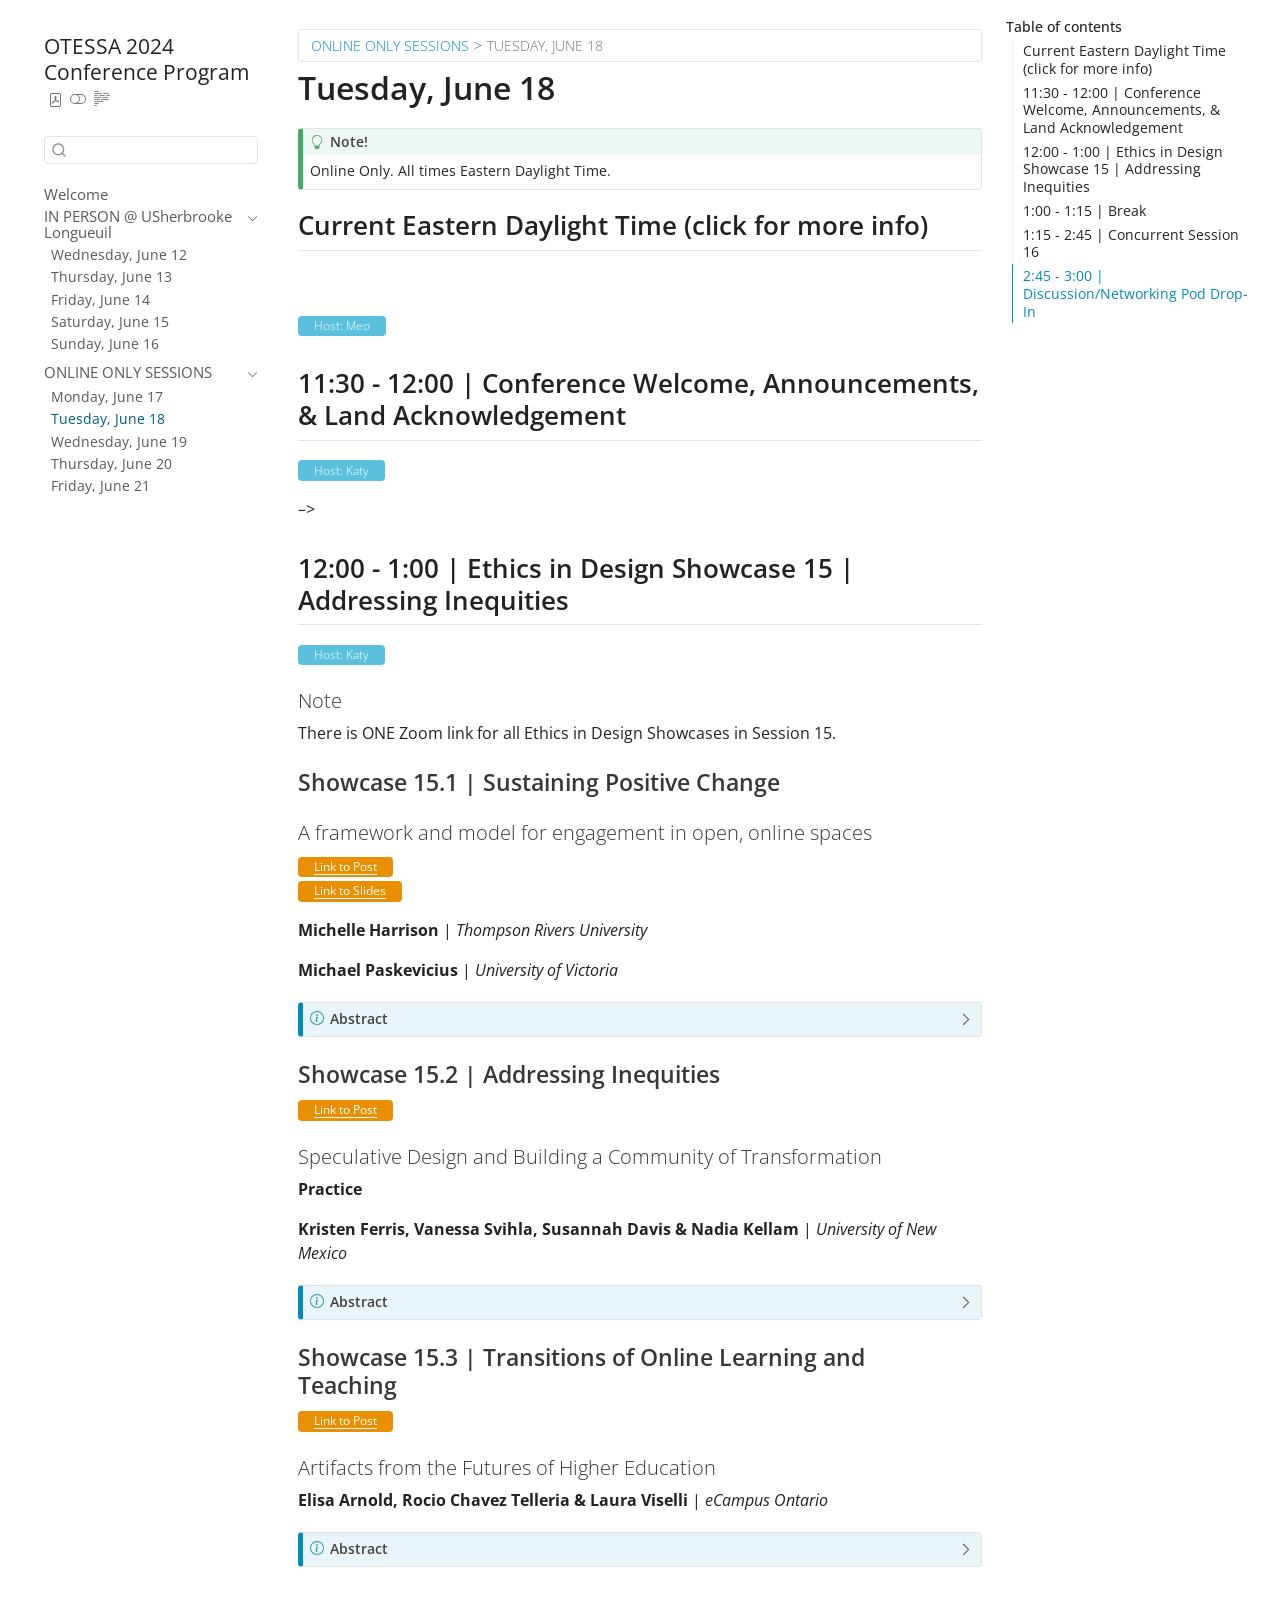
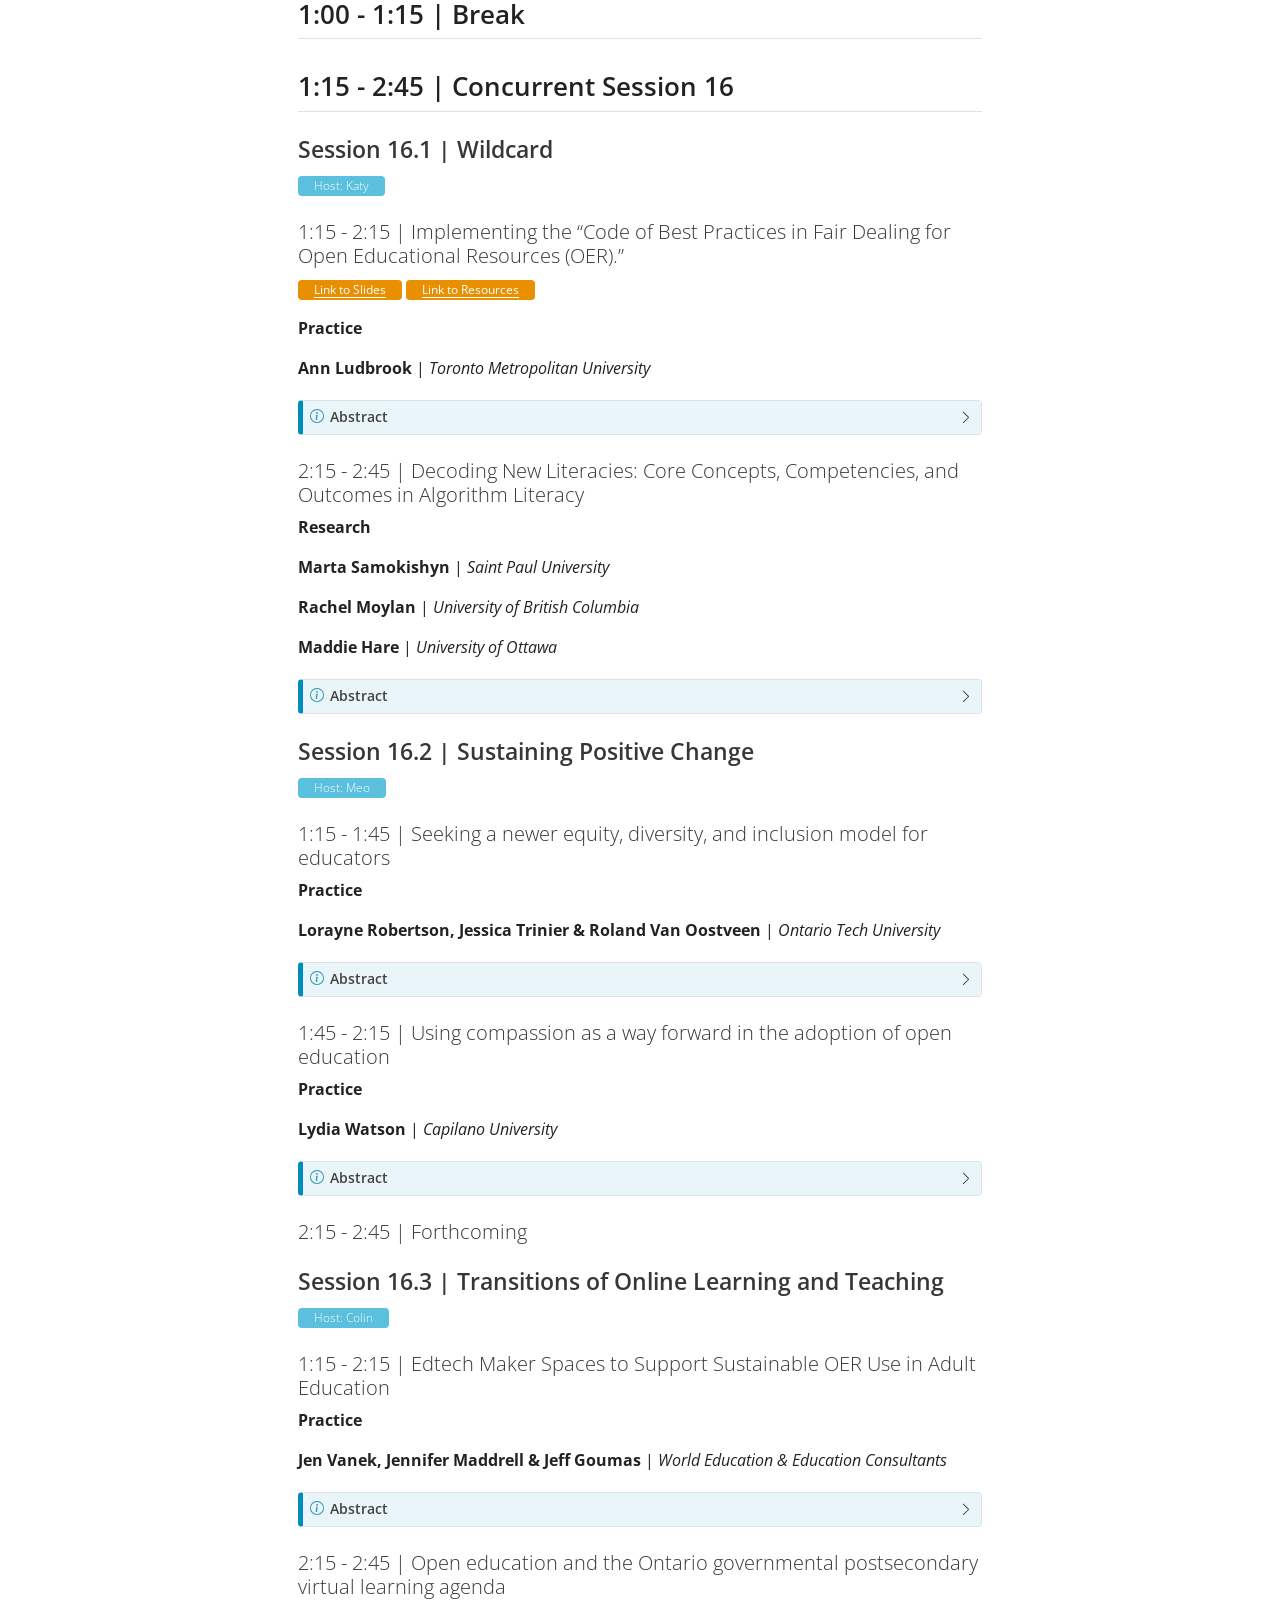
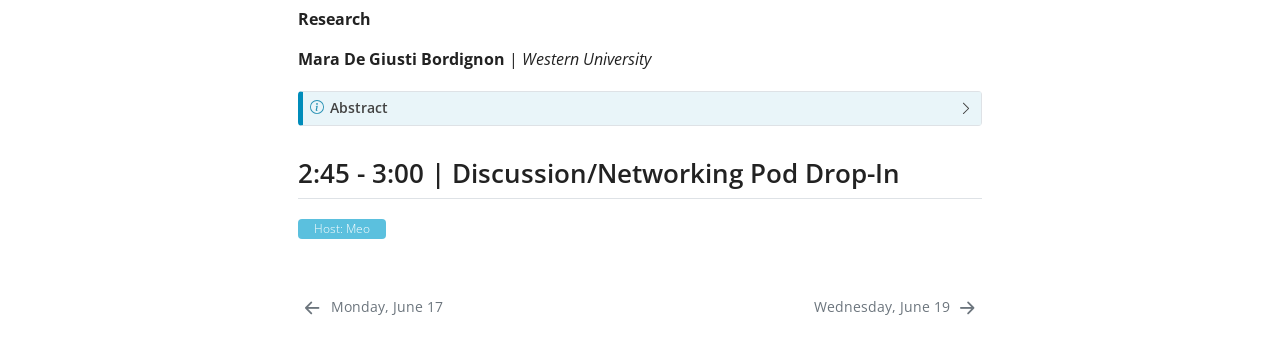
<file: docs/jun18.html>
<!DOCTYPE html>
<html xmlns="http://www.w3.org/1999/xhtml" lang="en" xml:lang="en"><head>

<meta charset="utf-8">
<meta name="generator" content="quarto-1.4.545">

<meta name="viewport" content="width=device-width, initial-scale=1.0, user-scalable=yes">


<title>OTESSA 2024 Conference Program - Tuesday, June 18</title>
<style>
code{white-space: pre-wrap;}
span.smallcaps{font-variant: small-caps;}
div.columns{display: flex; gap: min(4vw, 1.5em);}
div.column{flex: auto; overflow-x: auto;}
div.hanging-indent{margin-left: 1.5em; text-indent: -1.5em;}
ul.task-list{list-style: none;}
ul.task-list li input[type="checkbox"] {
  width: 0.8em;
  margin: 0 0.8em 0.2em -1em; /* quarto-specific, see https://github.com/quarto-dev/quarto-cli/issues/4556 */ 
  vertical-align: middle;
}
</style>


<script src="site_libs/quarto-nav/quarto-nav.js"></script>
<script src="site_libs/quarto-nav/headroom.min.js"></script>
<script src="site_libs/clipboard/clipboard.min.js"></script>
<script src="site_libs/quarto-search/autocomplete.umd.js"></script>
<script src="site_libs/quarto-search/fuse.min.js"></script>
<script src="site_libs/quarto-search/quarto-search.js"></script>
<meta name="quarto:offset" content="./">
<link href="./jun19.html" rel="next">
<link href="./jun17.html" rel="prev">
<script src="site_libs/quarto-html/quarto.js"></script>
<script src="site_libs/quarto-html/popper.min.js"></script>
<script src="site_libs/quarto-html/tippy.umd.min.js"></script>
<script src="site_libs/quarto-html/anchor.min.js"></script>
<link href="site_libs/quarto-html/tippy.css" rel="stylesheet">
<link href="site_libs/quarto-html/quarto-syntax-highlighting.css" rel="stylesheet" class="quarto-color-scheme" id="quarto-text-highlighting-styles">
<link href="site_libs/quarto-html/quarto-syntax-highlighting-dark.css" rel="prefetch" class="quarto-color-scheme quarto-color-alternate" id="quarto-text-highlighting-styles">
<script src="site_libs/bootstrap/bootstrap.min.js"></script>
<link href="site_libs/bootstrap/bootstrap-icons.css" rel="stylesheet">
<link href="site_libs/bootstrap/bootstrap.min.css" rel="stylesheet" class="quarto-color-scheme" id="quarto-bootstrap" data-mode="light">
<link href="site_libs/bootstrap/bootstrap-dark.min.css" rel="prefetch" class="quarto-color-scheme quarto-color-alternate" id="quarto-bootstrap" data-mode="dark">
<script id="quarto-search-options" type="application/json">{
  "location": "sidebar",
  "copy-button": false,
  "collapse-after": 3,
  "panel-placement": "start",
  "type": "textbox",
  "limit": 50,
  "keyboard-shortcut": [
    "f",
    "/",
    "s"
  ],
  "show-item-context": false,
  "language": {
    "search-no-results-text": "No results",
    "search-matching-documents-text": "matching documents",
    "search-copy-link-title": "Copy link to search",
    "search-hide-matches-text": "Hide additional matches",
    "search-more-match-text": "more match in this document",
    "search-more-matches-text": "more matches in this document",
    "search-clear-button-title": "Clear",
    "search-text-placeholder": "",
    "search-detached-cancel-button-title": "Cancel",
    "search-submit-button-title": "Submit",
    "search-label": "Search"
  }
}</script>


</head>

<body class="nav-sidebar floating">

<div id="quarto-search-results"></div>
  <header id="quarto-header" class="headroom fixed-top">
  <nav class="quarto-secondary-nav">
    <div class="container-fluid d-flex">
      <button type="button" class="quarto-btn-toggle btn" data-bs-toggle="collapse" data-bs-target=".quarto-sidebar-collapse-item" aria-controls="quarto-sidebar" aria-expanded="false" aria-label="Toggle sidebar navigation" onclick="if (window.quartoToggleHeadroom) { window.quartoToggleHeadroom(); }">
        <i class="bi bi-layout-text-sidebar-reverse"></i>
      </button>
        <nav class="quarto-page-breadcrumbs" aria-label="breadcrumb"><ol class="breadcrumb"><li class="breadcrumb-item"><a href="./jun17.html">ONLINE ONLY SESSIONS</a></li><li class="breadcrumb-item"><a href="./jun18.html">Tuesday, June 18</a></li></ol></nav>
        <a class="flex-grow-1" role="button" data-bs-toggle="collapse" data-bs-target=".quarto-sidebar-collapse-item" aria-controls="quarto-sidebar" aria-expanded="false" aria-label="Toggle sidebar navigation" onclick="if (window.quartoToggleHeadroom) { window.quartoToggleHeadroom(); }">      
        </a>
      <button type="button" class="btn quarto-search-button" aria-label="" onclick="window.quartoOpenSearch();">
        <i class="bi bi-search"></i>
      </button>
    </div>
  </nav>
</header>
<!-- content -->
<div id="quarto-content" class="quarto-container page-columns page-rows-contents page-layout-article">
<!-- sidebar -->
  <nav id="quarto-sidebar" class="sidebar collapse collapse-horizontal quarto-sidebar-collapse-item sidebar-navigation floating overflow-auto">
    <div class="pt-lg-2 mt-2 text-left sidebar-header">
    <div class="sidebar-title mb-0 py-0">
      <a href="./">OTESSA 2024 Conference Program</a> 
        <div class="sidebar-tools-main tools-wide">
    <a href="./OTESSA-2024-Conference-Program.pdf" title="Download PDF" class="quarto-navigation-tool px-1" aria-label="Download PDF"><i class="bi bi-file-pdf"></i></a>
  <a href="" class="quarto-color-scheme-toggle quarto-navigation-tool  px-1" onclick="window.quartoToggleColorScheme(); return false;" title="Toggle dark mode"><i class="bi"></i></a>
  <a href="" class="quarto-reader-toggle quarto-navigation-tool px-1" onclick="window.quartoToggleReader(); return false;" title="Toggle reader mode">
  <div class="quarto-reader-toggle-btn">
  <i class="bi"></i>
  </div>
</a>
</div>
    </div>
      </div>
        <div class="mt-2 flex-shrink-0 align-items-center">
        <div class="sidebar-search">
        <div id="quarto-search" class="" title="Search"></div>
        </div>
        </div>
    <div class="sidebar-menu-container"> 
    <ul class="list-unstyled mt-1">
        <li class="sidebar-item">
  <div class="sidebar-item-container"> 
  <a href="./index.html" class="sidebar-item-text sidebar-link">
 <span class="menu-text">Welcome</span></a>
  </div>
</li>
        <li class="sidebar-item sidebar-item-section">
      <div class="sidebar-item-container"> 
            <a class="sidebar-item-text sidebar-link text-start" data-bs-toggle="collapse" data-bs-target="#quarto-sidebar-section-1" aria-expanded="true">
 <span class="menu-text">IN PERSON @ USherbrooke Longueuil</span></a>
          <a class="sidebar-item-toggle text-start" data-bs-toggle="collapse" data-bs-target="#quarto-sidebar-section-1" aria-expanded="true" aria-label="Toggle section">
            <i class="bi bi-chevron-right ms-2"></i>
          </a> 
      </div>
      <ul id="quarto-sidebar-section-1" class="collapse list-unstyled sidebar-section depth1 show">  
          <li class="sidebar-item">
  <div class="sidebar-item-container"> 
  <a href="./jun12.html" class="sidebar-item-text sidebar-link">
 <span class="menu-text">Wednesday, June 12</span></a>
  </div>
</li>
          <li class="sidebar-item">
  <div class="sidebar-item-container"> 
  <a href="./jun13.html" class="sidebar-item-text sidebar-link">
 <span class="menu-text">Thursday, June 13</span></a>
  </div>
</li>
          <li class="sidebar-item">
  <div class="sidebar-item-container"> 
  <a href="./jun14.html" class="sidebar-item-text sidebar-link">
 <span class="menu-text">Friday, June 14</span></a>
  </div>
</li>
          <li class="sidebar-item">
  <div class="sidebar-item-container"> 
  <a href="./jun15.html" class="sidebar-item-text sidebar-link">
 <span class="menu-text">Saturday, June 15</span></a>
  </div>
</li>
          <li class="sidebar-item">
  <div class="sidebar-item-container"> 
  <a href="./jun16.html" class="sidebar-item-text sidebar-link">
 <span class="menu-text">Sunday, June 16</span></a>
  </div>
</li>
      </ul>
  </li>
        <li class="sidebar-item sidebar-item-section">
      <div class="sidebar-item-container"> 
            <a class="sidebar-item-text sidebar-link text-start" data-bs-toggle="collapse" data-bs-target="#quarto-sidebar-section-2" aria-expanded="true">
 <span class="menu-text">ONLINE ONLY SESSIONS</span></a>
          <a class="sidebar-item-toggle text-start" data-bs-toggle="collapse" data-bs-target="#quarto-sidebar-section-2" aria-expanded="true" aria-label="Toggle section">
            <i class="bi bi-chevron-right ms-2"></i>
          </a> 
      </div>
      <ul id="quarto-sidebar-section-2" class="collapse list-unstyled sidebar-section depth1 show">  
          <li class="sidebar-item">
  <div class="sidebar-item-container"> 
  <a href="./jun17.html" class="sidebar-item-text sidebar-link">
 <span class="menu-text">Monday, June 17</span></a>
  </div>
</li>
          <li class="sidebar-item">
  <div class="sidebar-item-container"> 
  <a href="./jun18.html" class="sidebar-item-text sidebar-link active">
 <span class="menu-text">Tuesday, June 18</span></a>
  </div>
</li>
          <li class="sidebar-item">
  <div class="sidebar-item-container"> 
  <a href="./jun19.html" class="sidebar-item-text sidebar-link">
 <span class="menu-text">Wednesday, June 19</span></a>
  </div>
</li>
          <li class="sidebar-item">
  <div class="sidebar-item-container"> 
  <a href="./jun20.html" class="sidebar-item-text sidebar-link">
 <span class="menu-text">Thursday, June 20</span></a>
  </div>
</li>
          <li class="sidebar-item">
  <div class="sidebar-item-container"> 
  <a href="./jun21.html" class="sidebar-item-text sidebar-link">
 <span class="menu-text">Friday, June 21</span></a>
  </div>
</li>
      </ul>
  </li>
    </ul>
    </div>
</nav>
<div id="quarto-sidebar-glass" class="quarto-sidebar-collapse-item" data-bs-toggle="collapse" data-bs-target=".quarto-sidebar-collapse-item"></div>
<!-- margin-sidebar -->
    <div id="quarto-margin-sidebar" class="sidebar margin-sidebar">
        <nav id="TOC" role="doc-toc" class="toc-active">
    <h2 id="toc-title">Table of contents</h2>
   
  <ul>
  <li><a href="#current-eastern-daylight-time-click-for-more-info" id="toc-current-eastern-daylight-time-click-for-more-info" class="nav-link active" data-scroll-target="#current-eastern-daylight-time-click-for-more-info">Current Eastern Daylight Time (click for more info)</a></li>
  <li><a href="#conference-welcome-announcements-land-acknowledgement" id="toc-conference-welcome-announcements-land-acknowledgement" class="nav-link" data-scroll-target="#conference-welcome-announcements-land-acknowledgement">11:30 - 12:00 | Conference Welcome, Announcements, &amp; Land Acknowledgement</a></li>
  <li><a href="#ethics-in-design-showcase-15-addressing-inequities" id="toc-ethics-in-design-showcase-15-addressing-inequities" class="nav-link" data-scroll-target="#ethics-in-design-showcase-15-addressing-inequities">12:00 - 1:00 | Ethics in Design Showcase 15 | Addressing Inequities</a>
  <ul>
  <li><a href="#note-1" id="toc-note-1" class="nav-link" data-scroll-target="#note-1">Note</a></li>
  <li><a href="#showcase-15.1-sustaining-positive-change" id="toc-showcase-15.1-sustaining-positive-change" class="nav-link" data-scroll-target="#showcase-15.1-sustaining-positive-change">Showcase 15.1 | Sustaining Positive Change</a>
  <ul class="collapse">
  <li><a href="#a-framework-and-model-for-engagement-in-open-online-spaces" id="toc-a-framework-and-model-for-engagement-in-open-online-spaces" class="nav-link" data-scroll-target="#a-framework-and-model-for-engagement-in-open-online-spaces">A framework and model for engagement in open, online spaces</a></li>
  </ul></li>
  <li><a href="#showcase-15.2-addressing-inequities" id="toc-showcase-15.2-addressing-inequities" class="nav-link" data-scroll-target="#showcase-15.2-addressing-inequities">Showcase 15.2 | Addressing Inequities</a>
  <ul class="collapse">
  <li><a href="#speculative-design-and-building-a-community-of-transformation" id="toc-speculative-design-and-building-a-community-of-transformation" class="nav-link" data-scroll-target="#speculative-design-and-building-a-community-of-transformation">Speculative Design and Building a Community of Transformation</a></li>
  </ul></li>
  <li><a href="#showcase-15.3-transitions-of-online-learning-and-teaching" id="toc-showcase-15.3-transitions-of-online-learning-and-teaching" class="nav-link" data-scroll-target="#showcase-15.3-transitions-of-online-learning-and-teaching">Showcase 15.3 | Transitions of Online Learning and Teaching</a>
  <ul class="collapse">
  <li><a href="#artifacts-from-the-futures-of-higher-education" id="toc-artifacts-from-the-futures-of-higher-education" class="nav-link" data-scroll-target="#artifacts-from-the-futures-of-higher-education">Artifacts from the Futures of Higher Education</a></li>
  </ul></li>
  </ul></li>
  <li><a href="#break" id="toc-break" class="nav-link" data-scroll-target="#break">1:00 - 1:15 | Break</a></li>
  <li><a href="#concurrent-session-16" id="toc-concurrent-session-16" class="nav-link" data-scroll-target="#concurrent-session-16">1:15 - 2:45 | Concurrent Session 16</a>
  <ul>
  <li><a href="#session-16.1-wildcard" id="toc-session-16.1-wildcard" class="nav-link" data-scroll-target="#session-16.1-wildcard">Session 16.1 | Wildcard</a>
  <ul class="collapse">
  <li><a href="#implementing-the-code-of-best-practices-in-fair-dealing-for-open-educational-resources-oer." id="toc-implementing-the-code-of-best-practices-in-fair-dealing-for-open-educational-resources-oer." class="nav-link" data-scroll-target="#implementing-the-code-of-best-practices-in-fair-dealing-for-open-educational-resources-oer.">1:15 - 2:15 | Implementing the “Code of Best Practices in Fair Dealing for Open Educational Resources (OER).”</a></li>
  <li><a href="#decoding-new-literacies-core-concepts-competencies-and-outcomes-in-algorithm-literacy" id="toc-decoding-new-literacies-core-concepts-competencies-and-outcomes-in-algorithm-literacy" class="nav-link" data-scroll-target="#decoding-new-literacies-core-concepts-competencies-and-outcomes-in-algorithm-literacy">2:15 - 2:45 | Decoding New Literacies: Core Concepts, Competencies, and Outcomes in Algorithm Literacy</a></li>
  </ul></li>
  <li><a href="#session-16.2-sustaining-positive-change" id="toc-session-16.2-sustaining-positive-change" class="nav-link" data-scroll-target="#session-16.2-sustaining-positive-change">Session 16.2 | Sustaining Positive Change</a>
  <ul class="collapse">
  <li><a href="#seeking-a-newer-equity-diversity-and-inclusion-model-for-educators" id="toc-seeking-a-newer-equity-diversity-and-inclusion-model-for-educators" class="nav-link" data-scroll-target="#seeking-a-newer-equity-diversity-and-inclusion-model-for-educators">1:15 - 1:45 | Seeking a newer equity, diversity, and inclusion model for educators</a></li>
  <li><a href="#using-compassion-as-a-way-forward-in-the-adoption-of-open-education" id="toc-using-compassion-as-a-way-forward-in-the-adoption-of-open-education" class="nav-link" data-scroll-target="#using-compassion-as-a-way-forward-in-the-adoption-of-open-education">1:45 - 2:15 | Using compassion as a way forward in the adoption of open education</a></li>
  <li><a href="#forthcoming" id="toc-forthcoming" class="nav-link" data-scroll-target="#forthcoming">2:15 - 2:45 | Forthcoming</a></li>
  </ul></li>
  <li><a href="#session-16.3-transitions-of-online-learning-and-teaching" id="toc-session-16.3-transitions-of-online-learning-and-teaching" class="nav-link" data-scroll-target="#session-16.3-transitions-of-online-learning-and-teaching">Session 16.3 | Transitions of Online Learning and Teaching</a>
  <ul class="collapse">
  <li><a href="#edtech-maker-spaces-to-support-sustainable-oer-use-in-adult-education" id="toc-edtech-maker-spaces-to-support-sustainable-oer-use-in-adult-education" class="nav-link" data-scroll-target="#edtech-maker-spaces-to-support-sustainable-oer-use-in-adult-education">1:15 - 2:15 | Edtech Maker Spaces to Support Sustainable OER Use in Adult Education</a></li>
  <li><a href="#open-education-and-the-ontario-governmental-postsecondary-virtual-learning-agenda" id="toc-open-education-and-the-ontario-governmental-postsecondary-virtual-learning-agenda" class="nav-link" data-scroll-target="#open-education-and-the-ontario-governmental-postsecondary-virtual-learning-agenda">2:15 - 2:45 | Open education and the Ontario governmental postsecondary virtual learning agenda</a></li>
  </ul></li>
  </ul></li>
  <li><a href="#discussionnetworking-pod-drop-in" id="toc-discussionnetworking-pod-drop-in" class="nav-link" data-scroll-target="#discussionnetworking-pod-drop-in">2:45 - 3:00 | Discussion/Networking Pod Drop-In</a></li>
  </ul>
</nav>
    </div>
<!-- main -->
<main class="content" id="quarto-document-content">

<header id="title-block-header" class="quarto-title-block default"><nav class="quarto-page-breadcrumbs quarto-title-breadcrumbs d-none d-lg-block" aria-label="breadcrumb"><ol class="breadcrumb"><li class="breadcrumb-item"><a href="./jun17.html">ONLINE ONLY SESSIONS</a></li><li class="breadcrumb-item"><a href="./jun18.html">Tuesday, June 18</a></li></ol></nav>
<div class="quarto-title">
<h1 class="title">Tuesday, June 18</h1>
</div>



<div class="quarto-title-meta">

    
  
    
  </div>
  


</header>


<div class="callout callout-style-default callout-tip callout-titled">
<div class="callout-header d-flex align-content-center">
<div class="callout-icon-container">
<i class="callout-icon"></i>
</div>
<div class="callout-title-container flex-fill">
Note!
</div>
</div>
<div class="callout-body-container callout-body">
<p>Online Only. All times Eastern Daylight Time.</p>
</div>
</div>
<section id="current-eastern-daylight-time-click-for-more-info" class="level2">
<h2 class="anchored" data-anchor-id="current-eastern-daylight-time-click-for-more-info">Current Eastern Daylight Time (click for more info)</h2>
<iframe src="https://free.timeanddate.com/clock/i98z8zgl/n165/fs18/tcccc/ftbi/tt0/tw1/tm1/ta1" frameborder="0" width="347" height="23">
</iframe>
<!--

## 11:00 - 11:30 | Co-Located Shared Meet-Up | Drop-In

<!--<a href="https://uvic.zoom.us/j/85851693272?pwd=i3BoOIaTeIsHMrhDaFDYHmpfGMUAnl.1" target="_blank" class="badge bg-success"><b>Link to Zoom</b></a>-->
<p><span class="badge bg-info">Host: Meo</span></p>
</section>
<section id="conference-welcome-announcements-land-acknowledgement" class="level2">
<h2 class="anchored" data-anchor-id="conference-welcome-announcements-land-acknowledgement">11:30 - 12:00 | Conference Welcome, Announcements, &amp; Land Acknowledgement</h2>
<!--<a href="https://uvic.zoom.us/j/83927704159?pwd=7B0OEKVyDtYLEXvKjDdyLA9qVKbd54.1" target="_blank" class="badge bg-success"><b>Link to Zoom</b></a>-->
<p><span class="badge bg-info">Host: Katy</span></p>
<p>–&gt;</p>
</section>
<section id="ethics-in-design-showcase-15-addressing-inequities" class="level2">
<h2 class="anchored" data-anchor-id="ethics-in-design-showcase-15-addressing-inequities">12:00 - 1:00 | Ethics in Design Showcase 15 | Addressing Inequities</h2>
<!--<a href="https://uvic.zoom.us/j/88971747307?pwd=7P4q24rhMOa3H9EapmaLKdrNt8UVDP.1" target="_blank" class="badge bg-success"><b>Link to Zoom</b></a>-->
<p><span class="badge bg-info">Host: Katy</span></p>
<section id="note-1" class="level4 callout-dark">
<h4 class="anchored" data-anchor-id="note-1">Note</h4>
<p>There is ONE Zoom link for all Ethics in Design Showcases in Session 15.</p>
</section>
<section id="showcase-15.1-sustaining-positive-change" class="level3">
<h3 class="anchored" data-anchor-id="showcase-15.1-sustaining-positive-change">Showcase 15.1 | Sustaining Positive Change</h3>
<section id="a-framework-and-model-for-engagement-in-open-online-spaces" class="level4">
<h4 class="anchored" data-anchor-id="a-framework-and-model-for-engagement-in-open-online-spaces">A framework and model for engagement in open, online spaces</h4>
<p><a href="https://otessa.org/ethicsindesign/2024/06/09/framework-and-model-for-engagement/" target="_blank" class="badge bg-warning"><b>Link to Post</b></a><br>
<a href="https://docs.google.com/presentation/d/1dXmgIp1rnx3RE0HXZAYKDJ26MDyQFk67uMKRfk6w_4k/edit?usp=sharing" target="_blank" class="badge bg-warning"><b>Link to Slides</b></a></p>
<p><strong>Michelle Harrison</strong> | <em>Thompson Rivers University</em></p>
<p><strong>Michael Paskevicius</strong> | <em>University of Victoria</em></p>
<div class="callout callout-style-default callout-note callout-titled">
<div class="callout-header d-flex align-content-center" data-bs-toggle="collapse" data-bs-target=".callout-2-contents" aria-controls="callout-2" aria-expanded="false" aria-label="Toggle callout">
<div class="callout-icon-container">
<i class="callout-icon"></i>
</div>
<div class="callout-title-container flex-fill">
Abstract
</div>
<div class="callout-btn-toggle d-inline-block border-0 py-1 ps-1 pe-0 float-end"><i class="callout-toggle"></i></div>
</div>
<div id="callout-2" class="callout-2-contents callout-collapse collapse">
<div class="callout-body-container callout-body">
<p>This design case provides an analysis of the creation of an innovative open educational practices (OEP) project “Rethink Learning Design”, designed to explore and implement critical approaches to learning and instructional design. We recognized that if we want to embrace the power of OEP to change teaching and learning practice we need to enable spaces that honor multiple voices and perspectives, co-create knowledge and challenge traditional roles and hierarchies supported in open pedagogical approaches. Two key goals guided our project: the development of a reader/resource based on open pedagogy principles, emphasizing inclusivity and participation, and the integration of a reflective practice framework to deepen engagement and bring about a shift in educational practices. In this session and design case we will outline our iterative design process, ethical considerations, and theoretical foundations, and student use and feedback, with the aim of sharing insights and templates for practitioners in diverse educational contexts. We will consider how we can approach design as a theory of action and consider ways to promote learner ownership, open scholarship, anonymity, and options for permanence through our learning design tool.</p>
</div>
</div>
</div>
</section>
</section>
<section id="showcase-15.2-addressing-inequities" class="level3">
<h3 class="anchored" data-anchor-id="showcase-15.2-addressing-inequities">Showcase 15.2 | Addressing Inequities</h3>
<p><a href="https://otessa.org/ethicsindesign/2024/06/09/leveraging-speculative-design/" target="_blank" class="badge bg-warning"><b>Link to Post</b></a></p>
<section id="speculative-design-and-building-a-community-of-transformation" class="level4">
<h4 class="anchored" data-anchor-id="speculative-design-and-building-a-community-of-transformation">Speculative Design and Building a Community of Transformation</h4>
<p><strong>Practice</strong></p>
<p><strong>Kristen Ferris, Vanessa Svihla, Susannah Davis &amp; Nadia Kellam</strong> | <em>University of New Mexico</em></p>
<div class="callout callout-style-default callout-note callout-titled">
<div class="callout-header d-flex align-content-center" data-bs-toggle="collapse" data-bs-target=".callout-3-contents" aria-controls="callout-3" aria-expanded="false" aria-label="Toggle callout">
<div class="callout-icon-container">
<i class="callout-icon"></i>
</div>
<div class="callout-title-container flex-fill">
Abstract
</div>
<div class="callout-btn-toggle d-inline-block border-0 py-1 ps-1 pe-0 float-end"><i class="callout-toggle"></i></div>
</div>
<div id="callout-3" class="callout-3-contents callout-collapse collapse">
<div class="callout-body-container callout-body">
<p>Organizational change efforts commonly fail in higher education. Those aimed at diversity, equity, inclusion, and justice (DEIJ) goals face complex barriers, with successful change depending on changes to policies, organizational culture, and norms that disrupt established power dynamics. We argue speculative design is an important tool in such work, enabling change agents to sustain commitment and develop more just visions.</p>
<p>We describe our use of speculative design, remixing, and futurisms in forming a DEIJ-oriented Community of Transformation (CoT) comprising higher education change agents from institutional change leadership teams (e.g., NSF ADVANCE, RED, INCLUDES, etc.) in STEM departments. Using these design tools, we aim to foster change agents’ commitment to and capacity for DEIJ-oriented systems change. We detail precedent - theory and practice - that forms the argument for our design work, with attention to the complex ways that situated understandings of learning, an intersectional approach to power, and organizational change imbue this work. We illustrate our use of speculative design, sharing examples of community building and arts-based activities like trading cards and ’zines, as well as learning through media clubs. We share successes and challenges, including discomfort with activities that appear to be a step away from academic productivity.</p>
</div>
</div>
</div>
</section>
</section>
<section id="showcase-15.3-transitions-of-online-learning-and-teaching" class="level3">
<h3 class="anchored" data-anchor-id="showcase-15.3-transitions-of-online-learning-and-teaching">Showcase 15.3 | Transitions of Online Learning and Teaching</h3>
<p><a href="https://otessa.org/ethicsindesign/2024/06/12/artifacts-from-the-futures-of-higher-education/" target="_blank" class="badge bg-warning"><b>Link to Post</b></a></p>
<section id="artifacts-from-the-futures-of-higher-education" class="level4">
<h4 class="anchored" data-anchor-id="artifacts-from-the-futures-of-higher-education">Artifacts from the Futures of Higher Education</h4>
<p><strong>Elisa Arnold, Rocio Chavez Telleria &amp; Laura Viselli</strong> | <em>eCampus Ontario</em></p>
<div class="callout callout-style-default callout-note callout-titled">
<div class="callout-header d-flex align-content-center" data-bs-toggle="collapse" data-bs-target=".callout-4-contents" aria-controls="callout-4" aria-expanded="false" aria-label="Toggle callout">
<div class="callout-icon-container">
<i class="callout-icon"></i>
</div>
<div class="callout-title-container flex-fill">
Abstract
</div>
<div class="callout-btn-toggle d-inline-block border-0 py-1 ps-1 pe-0 float-end"><i class="callout-toggle"></i></div>
</div>
<div id="callout-4" class="callout-4-contents callout-collapse collapse">
<div class="callout-body-container callout-body">
<p>How we think about the future informs the decisions we make today; however, it is sometimes difficult to imagine what the future might look like. Foresight is a discipline and methodology that helps us think systematically about possible ways the future might play out and expands the solution space. Experiential futures, a subset of foresight methodology, is way to consider different possible futures by interacting with imagined objects or environments of the future and develops capacity for futures thinking.</p>
<p>The Research and Foresight team at eCampusOntario has created four artifacts, grounded in foresight methodology, capturing different ways one can think about technology in higher education. These artifacts are based on the team’s foresight trend research and explore possible future roles of technology. To facilitate the discussion and support analysis, we will use a foresight informed discussion toolkit developed by our team. This workshop will introduce attendees to the methodology of experiential futures to advance their capacity for futures thinking.</p>
</div>
</div>
</div>
</section>
</section>
</section>
<section id="break" class="level2">
<h2 class="anchored" data-anchor-id="break">1:00 - 1:15 | Break</h2>
</section>
<section id="concurrent-session-16" class="level2">
<h2 class="anchored" data-anchor-id="concurrent-session-16">1:15 - 2:45 | Concurrent Session 16</h2>
<section id="session-16.1-wildcard" class="level3">
<h3 class="anchored" data-anchor-id="session-16.1-wildcard">Session 16.1 | Wildcard</h3>
<!--<a href="https://uvic.zoom.us/j/87497487205?pwd=VCbxwNB2RaZ4DhueTW6rfzs0MzrOQU.1" target="_blank" class="badge bg-success"><b>Link to Zoom</b></a>-->
<p><span class="badge bg-info">Host: Katy</span></p>
<section id="implementing-the-code-of-best-practices-in-fair-dealing-for-open-educational-resources-oer." class="level4">
<h4 class="anchored" data-anchor-id="implementing-the-code-of-best-practices-in-fair-dealing-for-open-educational-resources-oer.">1:15 - 2:15 | Implementing the “Code of Best Practices in Fair Dealing for Open Educational Resources (OER).”</h4>
<p><a href="https://docs.google.com/presentation/d/1rTcV12AsCiQF5Q_kofIzZcTNMoBxS8aAHoNQQLSQUXM/edit#slide=id.g2b8e0d738b1_0_853" target="_blank" class="badge bg-warning"><b>Link to Slides</b></a> <a href="https://www.carl-abrc.ca/influencing-policy/copyright/carl-codes-of-best-practice/" target="_blank" class="badge bg-warning"><b>Link to Resources</b></a></p>
<p><strong>Practice</strong></p>
<p><strong>Ann Ludbrook</strong> | <em>Toronto Metropolitan University</em></p>
<div class="callout callout-style-default callout-note callout-titled">
<div class="callout-header d-flex align-content-center" data-bs-toggle="collapse" data-bs-target=".callout-5-contents" aria-controls="callout-5" aria-expanded="false" aria-label="Toggle callout">
<div class="callout-icon-container">
<i class="callout-icon"></i>
</div>
<div class="callout-title-container flex-fill">
Abstract
</div>
<div class="callout-btn-toggle d-inline-block border-0 py-1 ps-1 pe-0 float-end"><i class="callout-toggle"></i></div>
</div>
<div id="callout-5" class="callout-5-contents callout-collapse collapse">
<div class="callout-body-container callout-body">
<p>In 2022, the Canadian Association of Research Libraries formed a working group to adapt the US Code of Best Practices in Fair Use for Open Educational Resources. This effort aimed to alleviate the lack of practical guidance available to open educational resource (OER) developers when handling third-party copyrighted material.</p>
<p>The resulting Canadian Code, completed by late 2023, provides a legally sound basis for applying fair dealing in OER creation. This session introduces the Code, focusing on the background of the US and Canadian codes and how they are different, references the legal landscape, discusses the Code’s four key use cases and practical application for OER creators, outlines how to implement the code through some examples as well as suggesting institutional adoption strategies.</p>
<p>This discussion will be led by Ann Ludbrook, Toronto Metropolitan University and include other members of the working group which included Rowena Wake, University of Calgary, Heather Martin, University of Guelph, Josh Dickison, University of New Brunswick, and Stephanie Savage, University of British Columbia.</p>
<p>The session allows time for comments and questions at the end of presentation to allow for group discussion.</p>
</div>
</div>
</div>
</section>
<section id="decoding-new-literacies-core-concepts-competencies-and-outcomes-in-algorithm-literacy" class="level4">
<h4 class="anchored" data-anchor-id="decoding-new-literacies-core-concepts-competencies-and-outcomes-in-algorithm-literacy">2:15 - 2:45 | Decoding New Literacies: Core Concepts, Competencies, and Outcomes in Algorithm Literacy</h4>
<p><strong>Research</strong></p>
<p><strong>Marta Samokishyn</strong> | <em>Saint Paul University</em></p>
<p><strong>Rachel Moylan</strong> | <em>University of British Columbia</em></p>
<p><strong>Maddie Hare</strong> | <em>University of Ottawa</em></p>
<div class="callout callout-style-default callout-note callout-titled">
<div class="callout-header d-flex align-content-center" data-bs-toggle="collapse" data-bs-target=".callout-6-contents" aria-controls="callout-6" aria-expanded="false" aria-label="Toggle callout">
<div class="callout-icon-container">
<i class="callout-icon"></i>
</div>
<div class="callout-title-container flex-fill">
Abstract
</div>
<div class="callout-btn-toggle d-inline-block border-0 py-1 ps-1 pe-0 float-end"><i class="callout-toggle"></i></div>
</div>
<div id="callout-6" class="callout-6-contents callout-collapse collapse">
<div class="callout-body-container callout-body">
<p>Literacy is defined as being deictic in nature, i.e.&nbsp;its definition can “change rapidly as [its] context changes” (Leu et al., 2018, p.&nbsp;319). As new technologies and social challenges emerge, new literacies appear to respond to the needs, challenges, and opportunities associated with this change, in fact, “new technologies regularly and repeatedly transform previous literacies, continually redefining what it means to become literate” (Leu et al., 2018, p.&nbsp;327; Lund et al., 2023).</p>
<p>While algorithm literacy has been talked about for a while, according to Dogruel and colleagues (2022), it is still in its infancy and remains a relatively new field of study. In fact, while there is an increasing awareness among many about the impact of algorithmic systems on our socio-digital ecosystems, algorithm literacies have not yet been widely incorporated into the corpus of North American post-secondary education (Head et al., 2020). This calls for the increased visibility of algorithm literacy among scholars, as well as clear definitions that could inform the practice.</p>
<p>Thus, this research stems from a pressing need to understand the core elements of algorithm literacy as a growing field. The presenter will provide theoretical findings of a scoping review about functional definitions of algorithm literacy, its’ core concepts, competencies, and outcomes. These theoretical findings of this study will lay the foundation for those who engage in the curriculum development and delivery of algorithm literacy intervention in the educational context.</p>
</div>
</div>
</div>
</section>
</section>
<section id="session-16.2-sustaining-positive-change" class="level3">
<h3 class="anchored" data-anchor-id="session-16.2-sustaining-positive-change">Session 16.2 | Sustaining Positive Change</h3>
<!--<a href="https://uvic.zoom.us/j/85150099365?pwd=MwcX8y82861wIEe3qBfc5QYXqsw7DB.1" target="_blank" class="badge bg-success"><b>Link to Zoom</b></a>-->
<p><span class="badge bg-info">Host: Meo</span></p>
<section id="seeking-a-newer-equity-diversity-and-inclusion-model-for-educators" class="level4">
<h4 class="anchored" data-anchor-id="seeking-a-newer-equity-diversity-and-inclusion-model-for-educators">1:15 - 1:45 | Seeking a newer equity, diversity, and inclusion model for educators</h4>
<p><strong>Practice</strong></p>
<p><strong>Lorayne Robertson, Jessica Trinier &amp; Roland Van Oostveen</strong> | <em>Ontario Tech University</em></p>
<div class="callout callout-style-default callout-note callout-titled">
<div class="callout-header d-flex align-content-center" data-bs-toggle="collapse" data-bs-target=".callout-7-contents" aria-controls="callout-7" aria-expanded="false" aria-label="Toggle callout">
<div class="callout-icon-container">
<i class="callout-icon"></i>
</div>
<div class="callout-title-container flex-fill">
Abstract
</div>
<div class="callout-btn-toggle d-inline-block border-0 py-1 ps-1 pe-0 float-end"><i class="callout-toggle"></i></div>
</div>
<div id="callout-7" class="callout-7-contents callout-collapse collapse">
<div class="callout-body-container callout-body">
<p>The complexities of the human condition are evident in myriad ways, yet human differences are used globally to deny basic rights. How differences are perceived in education impacts student access and participation in school, and ultimately the outcomes of their school experience. Courses on equity, diversity and inclusion are one means to help future educators become aware that the benefits of schooling are not equally available to all students. This paper presents a reflective description of a model used for the co-construction of equity, diversity and inclusion courses that employs a community of practice model where student voice features prominently in both course design and course enactment. The model relies on establishing a shared spirit of equity humility for learners and educators, and recognition of the need for student safety in potentially uncomfortable conversations. Basic human rights is an anchoring concept. While, in the past, the teaching of equity has tended to focus on distinct aspects of oppression in society as individual topics, the co-construction of equity model relies, instead, on building bridges of understanding that cross oppressions. The concept of building cross-equity understandings is helpful as a guide to dismantling oppression and guiding the rebuilding of safer, more inclusive spaces in schools.</p>
</div>
</div>
</div>
</section>
<section id="using-compassion-as-a-way-forward-in-the-adoption-of-open-education" class="level4">
<h4 class="anchored" data-anchor-id="using-compassion-as-a-way-forward-in-the-adoption-of-open-education">1:45 - 2:15 | Using compassion as a way forward in the adoption of open education</h4>
<p><strong>Practice</strong></p>
<p><strong>Lydia Watson</strong> | <em>Capilano University</em></p>
<div class="callout callout-style-default callout-note callout-titled">
<div class="callout-header d-flex align-content-center" data-bs-toggle="collapse" data-bs-target=".callout-8-contents" aria-controls="callout-8" aria-expanded="false" aria-label="Toggle callout">
<div class="callout-icon-container">
<i class="callout-icon"></i>
</div>
<div class="callout-title-container flex-fill">
Abstract
</div>
<div class="callout-btn-toggle d-inline-block border-0 py-1 ps-1 pe-0 float-end"><i class="callout-toggle"></i></div>
</div>
<div id="callout-8" class="callout-8-contents callout-collapse collapse">
<div class="callout-body-container callout-body">
<p>This article explores the use of compassion as an empowering approach to encourage faculty adoption of open educational practices. Despite the growing interest in open education, faculty often face barriers that hinder their engagement. Compassion, as a transformative value, can create an environment of understanding and support among educators.</p>
<p>By cultivating a compassionate culture, faculty can engage in open dialogue, share experiences, and address concerns related to open education adoption. Recognizing individual circumstances and motivations through compassion reduces resistance and fosters openness to change. This article emphasizes the benefits of integrating compassion into open education initiatives.</p>
<p>Drawing on learning theories and digital pedagogies, this article provides practical examples to promote compassion among faculty and support the adoption of open educational resources, open pedagogies, and open-access practices. By embracing compassion, higher education can create an inclusive and supportive environment that encourages faculty to explore and embrace open education.</p>
<p>By recognizing the diverse needs of educators, departments within institutions can foster a compassionate culture that empowers faculty and promotes the benefits of open education. Through compassion, higher education can pave the way for a more open and inclusive educational landscape.</p>
</div>
</div>
</div>
</section>
<section id="forthcoming" class="level4">
<h4 class="anchored" data-anchor-id="forthcoming">2:15 - 2:45 | Forthcoming</h4>
</section>
</section>
<section id="session-16.3-transitions-of-online-learning-and-teaching" class="level3">
<h3 class="anchored" data-anchor-id="session-16.3-transitions-of-online-learning-and-teaching">Session 16.3 | Transitions of Online Learning and Teaching</h3>
<!--<a href="https://uvic.zoom.us/j/86735509001?pwd=YR9bma8DmejCHOswwJiCfAMvcUuCae.1" target="_blank" class="badge bg-success"><b>Link to Zoom</b></a>-->
<p><span class="badge bg-info">Host: Colin</span></p>
<section id="edtech-maker-spaces-to-support-sustainable-oer-use-in-adult-education" class="level4">
<h4 class="anchored" data-anchor-id="edtech-maker-spaces-to-support-sustainable-oer-use-in-adult-education">1:15 - 2:15 | Edtech Maker Spaces to Support Sustainable OER Use in Adult Education</h4>
<p><strong>Practice</strong></p>
<p><strong>Jen Vanek, Jennifer Maddrell &amp; Jeff Goumas</strong> | <em>World Education &amp; Education Consultants</em></p>
<div class="callout callout-style-default callout-note callout-titled">
<div class="callout-header d-flex align-content-center" data-bs-toggle="collapse" data-bs-target=".callout-9-contents" aria-controls="callout-9" aria-expanded="false" aria-label="Toggle callout">
<div class="callout-icon-container">
<i class="callout-icon"></i>
</div>
<div class="callout-title-container flex-fill">
Abstract
</div>
<div class="callout-btn-toggle d-inline-block border-0 py-1 ps-1 pe-0 float-end"><i class="callout-toggle"></i></div>
</div>
<div id="callout-9" class="callout-9-contents callout-collapse collapse">
<div class="callout-body-container callout-body">
<p>This presentation addresses the role of Open Education Resources (OER) in inclusively and sustainably supporting adult foundational skills education, and describes a unique professional development (PD) model called “maker spaces”, which boost the capacity of educators to employ OER.</p>
<p>Access to OER has potential to mitigate the inequitable access to quality instruction in an underfunded public adult education system in the U.S. Adult educators do use OER; however, those available are often designed for other contexts and learners (Newman et al., 2015). Compounding this difficulty, adult education teachers lack expertise, time to develop resources, and access to training (authors, 2023). The “maker space” PD responds to this by working with adult educators to expand their knowledge and skills in discovering, adapting, and producing high-quality and relevant and reusable OER.</p>
<p>Attendees learn about how this research driven service-learning PD has led to construction of an open library of thousands of OER designed to support adult learners. Presenters describe the PD model and the research behind it. They share technical assistance resources developed to help participant educators as they worked together to curate, evaluate, adapt, and create OER. Attendees gain insight into participant experience as they collaborate in a mini “maker space”.</p>
</div>
</div>
</div>
</section>
<section id="open-education-and-the-ontario-governmental-postsecondary-virtual-learning-agenda" class="level4">
<h4 class="anchored" data-anchor-id="open-education-and-the-ontario-governmental-postsecondary-virtual-learning-agenda">2:15 - 2:45 | Open education and the Ontario governmental postsecondary virtual learning agenda</h4>
<p><strong>Research</strong></p>
<p><strong>Mara De Giusti Bordignon</strong> | <em>Western University</em></p>
<div class="callout callout-style-default callout-note callout-titled">
<div class="callout-header d-flex align-content-center" data-bs-toggle="collapse" data-bs-target=".callout-10-contents" aria-controls="callout-10" aria-expanded="false" aria-label="Toggle callout">
<div class="callout-icon-container">
<i class="callout-icon"></i>
</div>
<div class="callout-title-container flex-fill">
Abstract
</div>
<div class="callout-btn-toggle d-inline-block border-0 py-1 ps-1 pe-0 float-end"><i class="callout-toggle"></i></div>
</div>
<div id="callout-10" class="callout-10-contents callout-collapse collapse">
<div class="callout-body-container callout-body">
<p>Open education (OE) is a solution to combat problems of affordability and access in higher education. In Canada, the growing importance of open educational resources and practices is evident through the rising demand for, and expanding availability of, open textbooks and courses. With the growth of OE, Canadian provincial governments and postsecondary institutions have begun to address OE through policy yet there is a gap in our understanding of how OE has become factored into governmental agenda setting for Ontario postsecondary institutions. The main research question asks, how has OE become prominently featured in the Ontario governmental virtual learning agenda in recent years? This study uses a Multiple Streams Approach (MSA) as a method to interrogate five streams, e.g., problem, policy, political, entrepreneurial, and policy window, which converge to influence both agenda setting and decision making. The policy stream enables the analysis of policy documents pertaining to Ontario’s Virtual Learning Strategy (VLS). Preliminary findings identify the role of local and international policy entrepreneurs, and the leveraging of the COVID-19 pandemic as a window of opportunity. This study is significant in its ability to trace contributing factors towards an OE policy agenda for Ontario postsecondary institutions.</p>
</div>
</div>
</div>
</section>
</section>
</section>
<section id="discussionnetworking-pod-drop-in" class="level2">
<h2 class="anchored" data-anchor-id="discussionnetworking-pod-drop-in">2:45 - 3:00 | Discussion/Networking Pod Drop-In</h2>
<!--<a href="https://uvic.zoom.us/j/84341354720?pwd=pzwsfWkLSGjEHNgaPHrHxe6s4emn1b.1" target="_blank" class="badge bg-success"><b>Link to Zoom</b></a>-->
<p><span class="badge bg-info">Host: Meo</span></p>


</section>

</main> <!-- /main -->
<script id="quarto-html-after-body" type="application/javascript">
window.document.addEventListener("DOMContentLoaded", function (event) {
  const toggleBodyColorMode = (bsSheetEl) => {
    const mode = bsSheetEl.getAttribute("data-mode");
    const bodyEl = window.document.querySelector("body");
    if (mode === "dark") {
      bodyEl.classList.add("quarto-dark");
      bodyEl.classList.remove("quarto-light");
    } else {
      bodyEl.classList.add("quarto-light");
      bodyEl.classList.remove("quarto-dark");
    }
  }
  const toggleBodyColorPrimary = () => {
    const bsSheetEl = window.document.querySelector("link#quarto-bootstrap");
    if (bsSheetEl) {
      toggleBodyColorMode(bsSheetEl);
    }
  }
  toggleBodyColorPrimary();  
  const disableStylesheet = (stylesheets) => {
    for (let i=0; i < stylesheets.length; i++) {
      const stylesheet = stylesheets[i];
      stylesheet.rel = 'prefetch';
    }
  }
  const enableStylesheet = (stylesheets) => {
    for (let i=0; i < stylesheets.length; i++) {
      const stylesheet = stylesheets[i];
      stylesheet.rel = 'stylesheet';
    }
  }
  const manageTransitions = (selector, allowTransitions) => {
    const els = window.document.querySelectorAll(selector);
    for (let i=0; i < els.length; i++) {
      const el = els[i];
      if (allowTransitions) {
        el.classList.remove('notransition');
      } else {
        el.classList.add('notransition');
      }
    }
  }
  const toggleGiscusIfUsed = (isAlternate, darkModeDefault) => {
    const baseTheme = document.querySelector('#giscus-base-theme')?.value ?? 'light';
    const alternateTheme = document.querySelector('#giscus-alt-theme')?.value ?? 'dark';
    let newTheme = '';
    if(darkModeDefault) {
      newTheme = isAlternate ? baseTheme : alternateTheme;
    } else {
      newTheme = isAlternate ? alternateTheme : baseTheme;
    }
    const changeGiscusTheme = () => {
      // From: https://github.com/giscus/giscus/issues/336
      const sendMessage = (message) => {
        const iframe = document.querySelector('iframe.giscus-frame');
        if (!iframe) return;
        iframe.contentWindow.postMessage({ giscus: message }, 'https://giscus.app');
      }
      sendMessage({
        setConfig: {
          theme: newTheme
        }
      });
    }
    const isGiscussLoaded = window.document.querySelector('iframe.giscus-frame') !== null;
    if (isGiscussLoaded) {
      changeGiscusTheme();
    }
  }
  const toggleColorMode = (alternate) => {
    // Switch the stylesheets
    const alternateStylesheets = window.document.querySelectorAll('link.quarto-color-scheme.quarto-color-alternate');
    manageTransitions('#quarto-margin-sidebar .nav-link', false);
    if (alternate) {
      enableStylesheet(alternateStylesheets);
      for (const sheetNode of alternateStylesheets) {
        if (sheetNode.id === "quarto-bootstrap") {
          toggleBodyColorMode(sheetNode);
        }
      }
    } else {
      disableStylesheet(alternateStylesheets);
      toggleBodyColorPrimary();
    }
    manageTransitions('#quarto-margin-sidebar .nav-link', true);
    // Switch the toggles
    const toggles = window.document.querySelectorAll('.quarto-color-scheme-toggle');
    for (let i=0; i < toggles.length; i++) {
      const toggle = toggles[i];
      if (toggle) {
        if (alternate) {
          toggle.classList.add("alternate");     
        } else {
          toggle.classList.remove("alternate");
        }
      }
    }
    // Hack to workaround the fact that safari doesn't
    // properly recolor the scrollbar when toggling (#1455)
    if (navigator.userAgent.indexOf('Safari') > 0 && navigator.userAgent.indexOf('Chrome') == -1) {
      manageTransitions("body", false);
      window.scrollTo(0, 1);
      setTimeout(() => {
        window.scrollTo(0, 0);
        manageTransitions("body", true);
      }, 40);  
    }
  }
  const isFileUrl = () => { 
    return window.location.protocol === 'file:';
  }
  const hasAlternateSentinel = () => {  
    let styleSentinel = getColorSchemeSentinel();
    if (styleSentinel !== null) {
      return styleSentinel === "alternate";
    } else {
      return false;
    }
  }
  const setStyleSentinel = (alternate) => {
    const value = alternate ? "alternate" : "default";
    if (!isFileUrl()) {
      window.localStorage.setItem("quarto-color-scheme", value);
    } else {
      localAlternateSentinel = value;
    }
  }
  const getColorSchemeSentinel = () => {
    if (!isFileUrl()) {
      const storageValue = window.localStorage.getItem("quarto-color-scheme");
      return storageValue != null ? storageValue : localAlternateSentinel;
    } else {
      return localAlternateSentinel;
    }
  }
  const darkModeDefault = false;
  let localAlternateSentinel = darkModeDefault ? 'alternate' : 'default';
  // Dark / light mode switch
  window.quartoToggleColorScheme = () => {
    // Read the current dark / light value 
    let toAlternate = !hasAlternateSentinel();
    toggleColorMode(toAlternate);
    setStyleSentinel(toAlternate);
    toggleGiscusIfUsed(toAlternate, darkModeDefault);
  };
  // Ensure there is a toggle, if there isn't float one in the top right
  if (window.document.querySelector('.quarto-color-scheme-toggle') === null) {
    const a = window.document.createElement('a');
    a.classList.add('top-right');
    a.classList.add('quarto-color-scheme-toggle');
    a.href = "";
    a.onclick = function() { try { window.quartoToggleColorScheme(); } catch {} return false; };
    const i = window.document.createElement("i");
    i.classList.add('bi');
    a.appendChild(i);
    window.document.body.appendChild(a);
  }
  // Switch to dark mode if need be
  if (hasAlternateSentinel()) {
    toggleColorMode(true);
  } else {
    toggleColorMode(false);
  }
  const icon = "";
  const anchorJS = new window.AnchorJS();
  anchorJS.options = {
    placement: 'right',
    icon: icon
  };
  anchorJS.add('.anchored');
  const isCodeAnnotation = (el) => {
    for (const clz of el.classList) {
      if (clz.startsWith('code-annotation-')) {                     
        return true;
      }
    }
    return false;
  }
  const clipboard = new window.ClipboardJS('.code-copy-button', {
    text: function(trigger) {
      const codeEl = trigger.previousElementSibling.cloneNode(true);
      for (const childEl of codeEl.children) {
        if (isCodeAnnotation(childEl)) {
          childEl.remove();
        }
      }
      return codeEl.innerText;
    }
  });
  clipboard.on('success', function(e) {
    // button target
    const button = e.trigger;
    // don't keep focus
    button.blur();
    // flash "checked"
    button.classList.add('code-copy-button-checked');
    var currentTitle = button.getAttribute("title");
    button.setAttribute("title", "Copied!");
    let tooltip;
    if (window.bootstrap) {
      button.setAttribute("data-bs-toggle", "tooltip");
      button.setAttribute("data-bs-placement", "left");
      button.setAttribute("data-bs-title", "Copied!");
      tooltip = new bootstrap.Tooltip(button, 
        { trigger: "manual", 
          customClass: "code-copy-button-tooltip",
          offset: [0, -8]});
      tooltip.show();    
    }
    setTimeout(function() {
      if (tooltip) {
        tooltip.hide();
        button.removeAttribute("data-bs-title");
        button.removeAttribute("data-bs-toggle");
        button.removeAttribute("data-bs-placement");
      }
      button.setAttribute("title", currentTitle);
      button.classList.remove('code-copy-button-checked');
    }, 1000);
    // clear code selection
    e.clearSelection();
  });
  function tippyHover(el, contentFn, onTriggerFn, onUntriggerFn) {
    const config = {
      allowHTML: true,
      maxWidth: 500,
      delay: 100,
      arrow: false,
      appendTo: function(el) {
          return el.parentElement;
      },
      interactive: true,
      interactiveBorder: 10,
      theme: 'quarto',
      placement: 'bottom-start',
    };
    if (contentFn) {
      config.content = contentFn;
    }
    if (onTriggerFn) {
      config.onTrigger = onTriggerFn;
    }
    if (onUntriggerFn) {
      config.onUntrigger = onUntriggerFn;
    }
    window.tippy(el, config); 
  }
  const noterefs = window.document.querySelectorAll('a[role="doc-noteref"]');
  for (var i=0; i<noterefs.length; i++) {
    const ref = noterefs[i];
    tippyHover(ref, function() {
      // use id or data attribute instead here
      let href = ref.getAttribute('data-footnote-href') || ref.getAttribute('href');
      try { href = new URL(href).hash; } catch {}
      const id = href.replace(/^#\/?/, "");
      const note = window.document.getElementById(id);
      return note.innerHTML;
    });
  }
  const xrefs = window.document.querySelectorAll('a.quarto-xref');
  const processXRef = (id, note) => {
    // Strip column container classes
    const stripColumnClz = (el) => {
      el.classList.remove("page-full", "page-columns");
      if (el.children) {
        for (const child of el.children) {
          stripColumnClz(child);
        }
      }
    }
    stripColumnClz(note)
    if (id === null || id.startsWith('sec-')) {
      // Special case sections, only their first couple elements
      const container = document.createElement("div");
      if (note.children && note.children.length > 2) {
        container.appendChild(note.children[0].cloneNode(true));
        for (let i = 1; i < note.children.length; i++) {
          const child = note.children[i];
          if (child.tagName === "P" && child.innerText === "") {
            continue;
          } else {
            container.appendChild(child.cloneNode(true));
            break;
          }
        }
        if (window.Quarto?.typesetMath) {
          window.Quarto.typesetMath(container);
        }
        return container.innerHTML
      } else {
        if (window.Quarto?.typesetMath) {
          window.Quarto.typesetMath(note);
        }
        return note.innerHTML;
      }
    } else {
      // Remove any anchor links if they are present
      const anchorLink = note.querySelector('a.anchorjs-link');
      if (anchorLink) {
        anchorLink.remove();
      }
      if (window.Quarto?.typesetMath) {
        window.Quarto.typesetMath(note);
      }
      // TODO in 1.5, we should make sure this works without a callout special case
      if (note.classList.contains("callout")) {
        return note.outerHTML;
      } else {
        return note.innerHTML;
      }
    }
  }
  for (var i=0; i<xrefs.length; i++) {
    const xref = xrefs[i];
    tippyHover(xref, undefined, function(instance) {
      instance.disable();
      let url = xref.getAttribute('href');
      let hash = undefined; 
      if (url.startsWith('#')) {
        hash = url;
      } else {
        try { hash = new URL(url).hash; } catch {}
      }
      if (hash) {
        const id = hash.replace(/^#\/?/, "");
        const note = window.document.getElementById(id);
        if (note !== null) {
          try {
            const html = processXRef(id, note.cloneNode(true));
            instance.setContent(html);
          } finally {
            instance.enable();
            instance.show();
          }
        } else {
          // See if we can fetch this
          fetch(url.split('#')[0])
          .then(res => res.text())
          .then(html => {
            const parser = new DOMParser();
            const htmlDoc = parser.parseFromString(html, "text/html");
            const note = htmlDoc.getElementById(id);
            if (note !== null) {
              const html = processXRef(id, note);
              instance.setContent(html);
            } 
          }).finally(() => {
            instance.enable();
            instance.show();
          });
        }
      } else {
        // See if we can fetch a full url (with no hash to target)
        // This is a special case and we should probably do some content thinning / targeting
        fetch(url)
        .then(res => res.text())
        .then(html => {
          const parser = new DOMParser();
          const htmlDoc = parser.parseFromString(html, "text/html");
          const note = htmlDoc.querySelector('main.content');
          if (note !== null) {
            // This should only happen for chapter cross references
            // (since there is no id in the URL)
            // remove the first header
            if (note.children.length > 0 && note.children[0].tagName === "HEADER") {
              note.children[0].remove();
            }
            const html = processXRef(null, note);
            instance.setContent(html);
          } 
        }).finally(() => {
          instance.enable();
          instance.show();
        });
      }
    }, function(instance) {
    });
  }
      let selectedAnnoteEl;
      const selectorForAnnotation = ( cell, annotation) => {
        let cellAttr = 'data-code-cell="' + cell + '"';
        let lineAttr = 'data-code-annotation="' +  annotation + '"';
        const selector = 'span[' + cellAttr + '][' + lineAttr + ']';
        return selector;
      }
      const selectCodeLines = (annoteEl) => {
        const doc = window.document;
        const targetCell = annoteEl.getAttribute("data-target-cell");
        const targetAnnotation = annoteEl.getAttribute("data-target-annotation");
        const annoteSpan = window.document.querySelector(selectorForAnnotation(targetCell, targetAnnotation));
        const lines = annoteSpan.getAttribute("data-code-lines").split(",");
        const lineIds = lines.map((line) => {
          return targetCell + "-" + line;
        })
        let top = null;
        let height = null;
        let parent = null;
        if (lineIds.length > 0) {
            //compute the position of the single el (top and bottom and make a div)
            const el = window.document.getElementById(lineIds[0]);
            top = el.offsetTop;
            height = el.offsetHeight;
            parent = el.parentElement.parentElement;
          if (lineIds.length > 1) {
            const lastEl = window.document.getElementById(lineIds[lineIds.length - 1]);
            const bottom = lastEl.offsetTop + lastEl.offsetHeight;
            height = bottom - top;
          }
          if (top !== null && height !== null && parent !== null) {
            // cook up a div (if necessary) and position it 
            let div = window.document.getElementById("code-annotation-line-highlight");
            if (div === null) {
              div = window.document.createElement("div");
              div.setAttribute("id", "code-annotation-line-highlight");
              div.style.position = 'absolute';
              parent.appendChild(div);
            }
            div.style.top = top - 2 + "px";
            div.style.height = height + 4 + "px";
            div.style.left = 0;
            let gutterDiv = window.document.getElementById("code-annotation-line-highlight-gutter");
            if (gutterDiv === null) {
              gutterDiv = window.document.createElement("div");
              gutterDiv.setAttribute("id", "code-annotation-line-highlight-gutter");
              gutterDiv.style.position = 'absolute';
              const codeCell = window.document.getElementById(targetCell);
              const gutter = codeCell.querySelector('.code-annotation-gutter');
              gutter.appendChild(gutterDiv);
            }
            gutterDiv.style.top = top - 2 + "px";
            gutterDiv.style.height = height + 4 + "px";
          }
          selectedAnnoteEl = annoteEl;
        }
      };
      const unselectCodeLines = () => {
        const elementsIds = ["code-annotation-line-highlight", "code-annotation-line-highlight-gutter"];
        elementsIds.forEach((elId) => {
          const div = window.document.getElementById(elId);
          if (div) {
            div.remove();
          }
        });
        selectedAnnoteEl = undefined;
      };
        // Handle positioning of the toggle
    window.addEventListener(
      "resize",
      throttle(() => {
        elRect = undefined;
        if (selectedAnnoteEl) {
          selectCodeLines(selectedAnnoteEl);
        }
      }, 10)
    );
    function throttle(fn, ms) {
    let throttle = false;
    let timer;
      return (...args) => {
        if(!throttle) { // first call gets through
            fn.apply(this, args);
            throttle = true;
        } else { // all the others get throttled
            if(timer) clearTimeout(timer); // cancel #2
            timer = setTimeout(() => {
              fn.apply(this, args);
              timer = throttle = false;
            }, ms);
        }
      };
    }
      // Attach click handler to the DT
      const annoteDls = window.document.querySelectorAll('dt[data-target-cell]');
      for (const annoteDlNode of annoteDls) {
        annoteDlNode.addEventListener('click', (event) => {
          const clickedEl = event.target;
          if (clickedEl !== selectedAnnoteEl) {
            unselectCodeLines();
            const activeEl = window.document.querySelector('dt[data-target-cell].code-annotation-active');
            if (activeEl) {
              activeEl.classList.remove('code-annotation-active');
            }
            selectCodeLines(clickedEl);
            clickedEl.classList.add('code-annotation-active');
          } else {
            // Unselect the line
            unselectCodeLines();
            clickedEl.classList.remove('code-annotation-active');
          }
        });
      }
  const findCites = (el) => {
    const parentEl = el.parentElement;
    if (parentEl) {
      const cites = parentEl.dataset.cites;
      if (cites) {
        return {
          el,
          cites: cites.split(' ')
        };
      } else {
        return findCites(el.parentElement)
      }
    } else {
      return undefined;
    }
  };
  var bibliorefs = window.document.querySelectorAll('a[role="doc-biblioref"]');
  for (var i=0; i<bibliorefs.length; i++) {
    const ref = bibliorefs[i];
    const citeInfo = findCites(ref);
    if (citeInfo) {
      tippyHover(citeInfo.el, function() {
        var popup = window.document.createElement('div');
        citeInfo.cites.forEach(function(cite) {
          var citeDiv = window.document.createElement('div');
          citeDiv.classList.add('hanging-indent');
          citeDiv.classList.add('csl-entry');
          var biblioDiv = window.document.getElementById('ref-' + cite);
          if (biblioDiv) {
            citeDiv.innerHTML = biblioDiv.innerHTML;
          }
          popup.appendChild(citeDiv);
        });
        return popup.innerHTML;
      });
    }
  }
});
</script>
<nav class="page-navigation">
  <div class="nav-page nav-page-previous">
      <a href="./jun17.html" class="pagination-link  aria-label=" monday,="" june="" 17"="">
        <i class="bi bi-arrow-left-short"></i> <span class="nav-page-text">Monday, June 17</span>
      </a>          
  </div>
  <div class="nav-page nav-page-next">
      <a href="./jun19.html" class="pagination-link" aria-label="Wednesday, June 19">
        <span class="nav-page-text">Wednesday, June 19</span> <i class="bi bi-arrow-right-short"></i>
      </a>
  </div>
</nav>
</div> <!-- /content -->




</body></html>
</file>
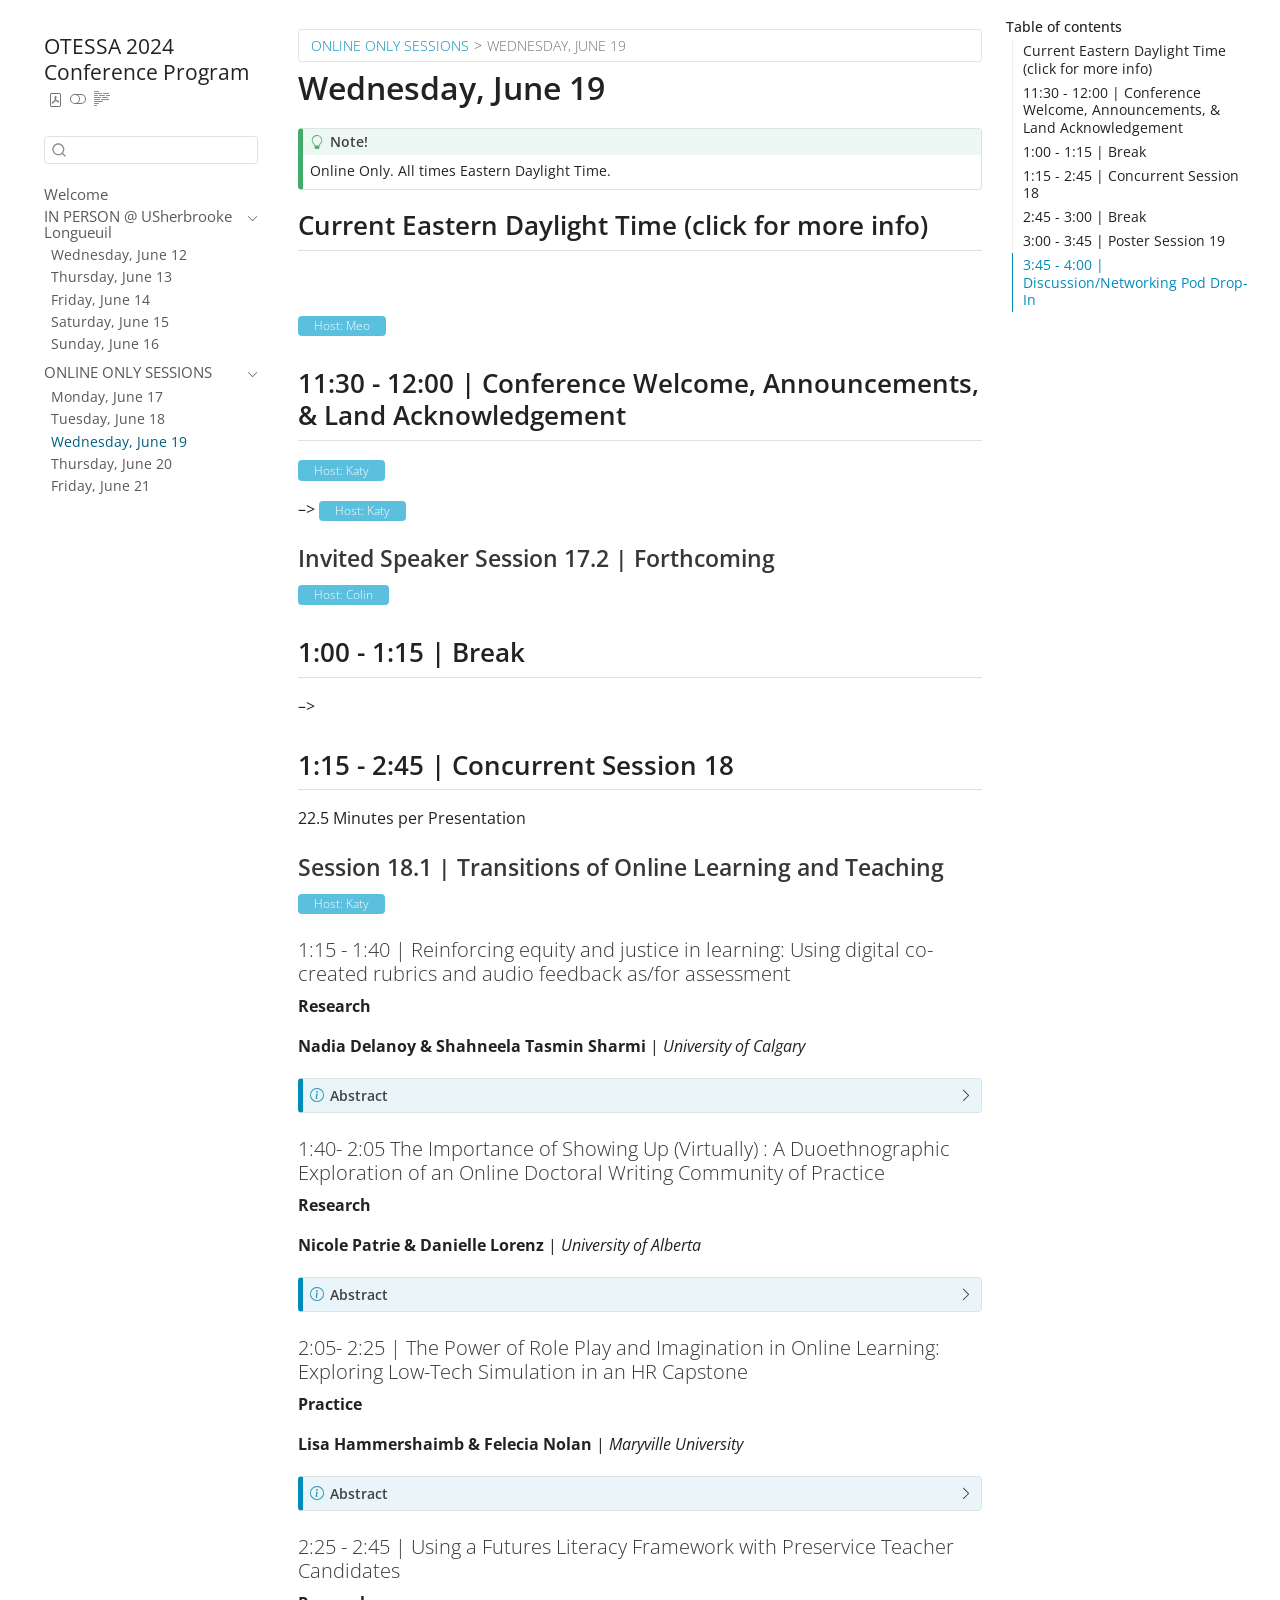
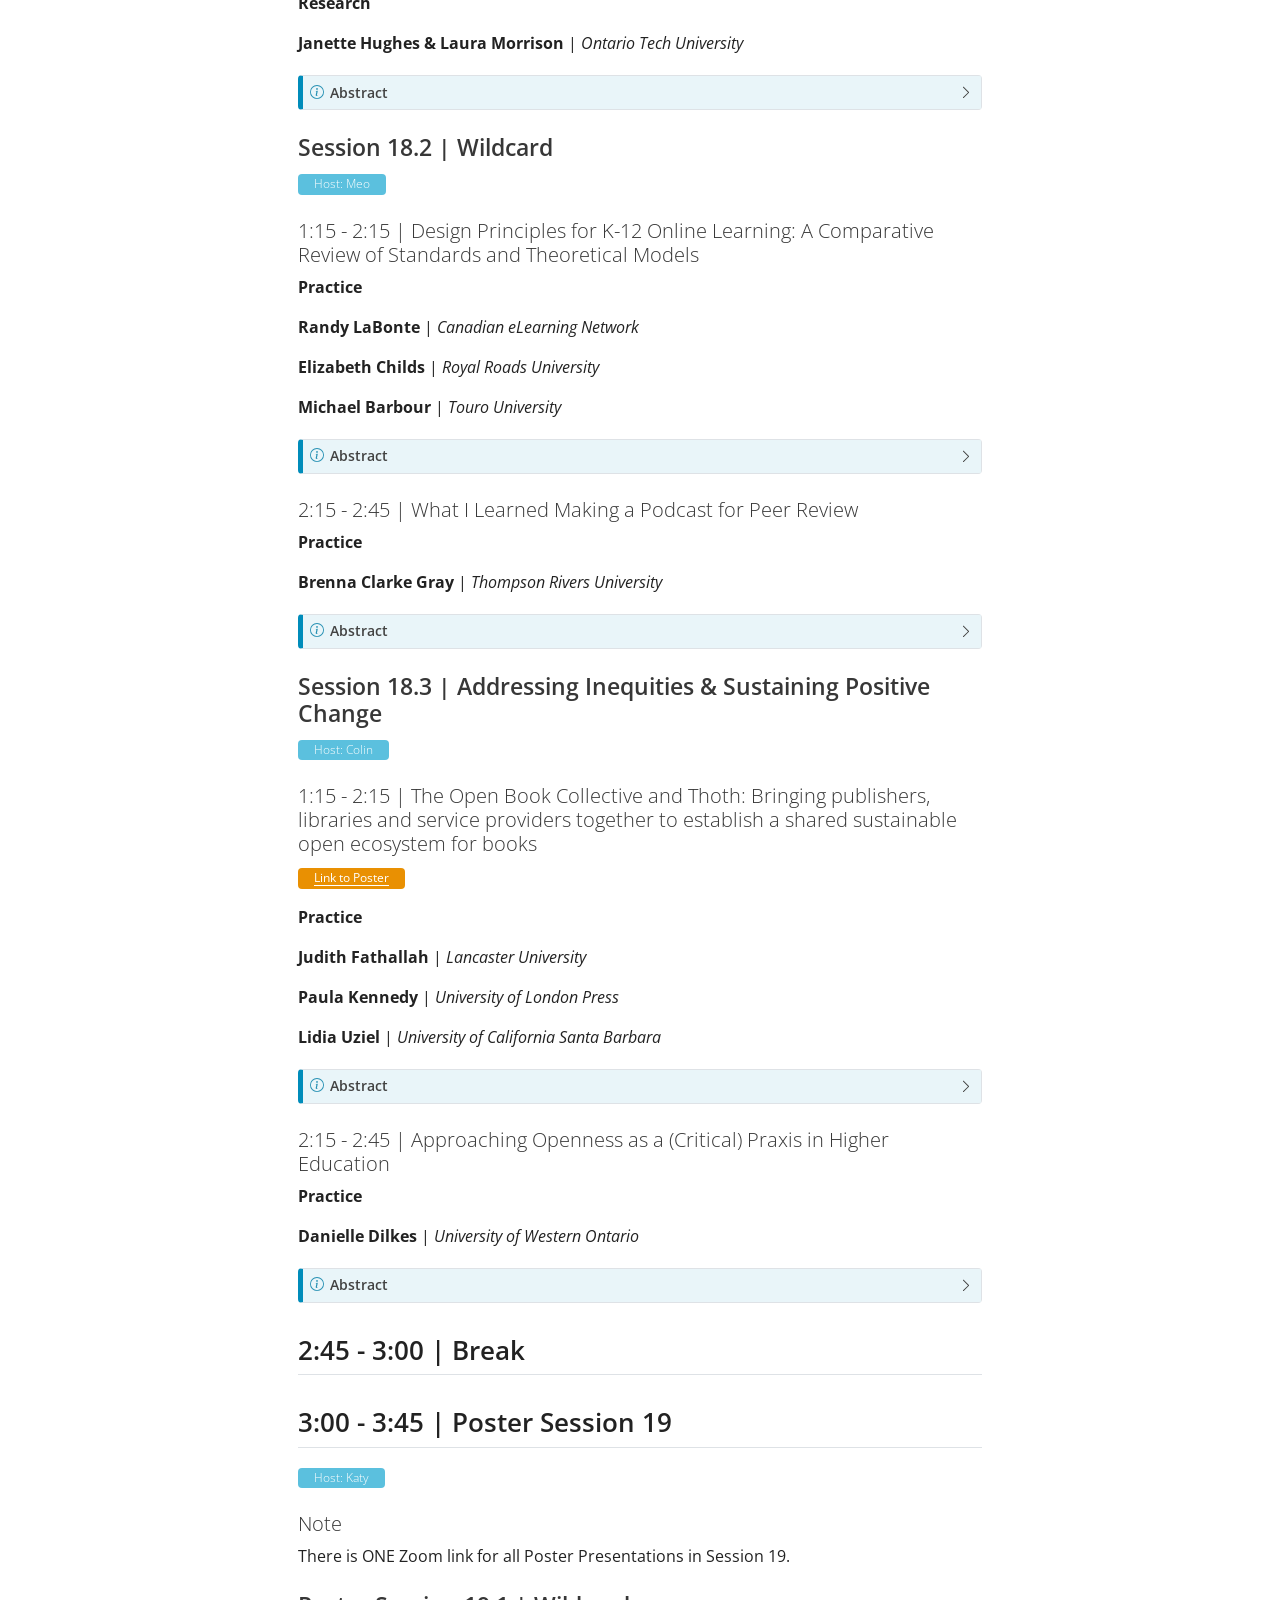
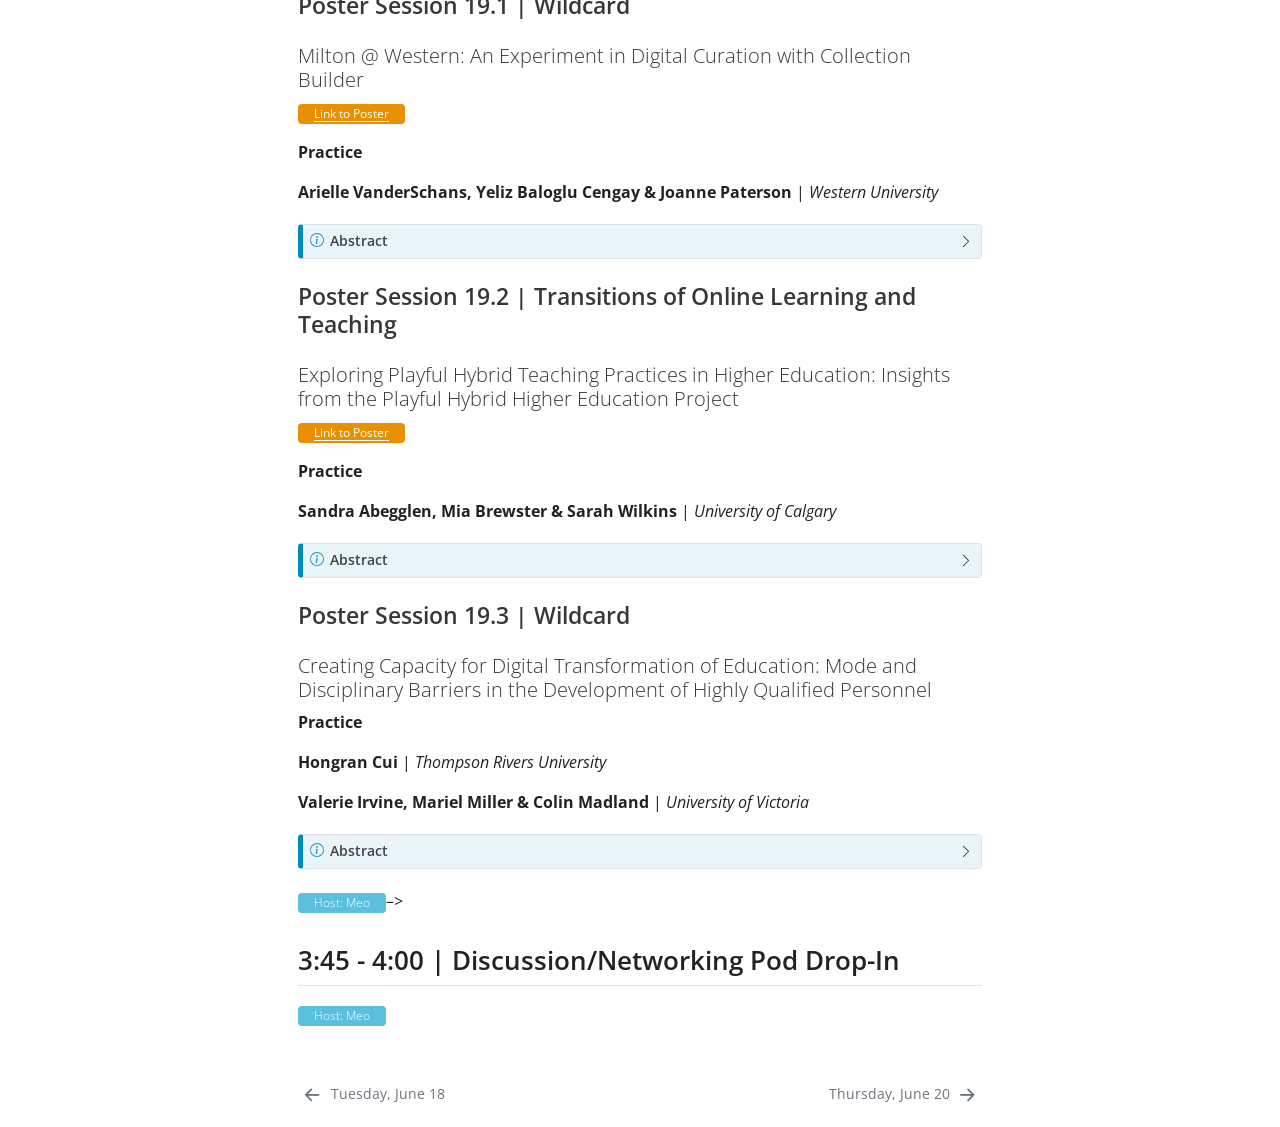
<file: docs/jun19.html>
<!DOCTYPE html>
<html xmlns="http://www.w3.org/1999/xhtml" lang="en" xml:lang="en"><head>

<meta charset="utf-8">
<meta name="generator" content="quarto-1.4.545">

<meta name="viewport" content="width=device-width, initial-scale=1.0, user-scalable=yes">


<title>OTESSA 2024 Conference Program - Wednesday, June 19</title>
<style>
code{white-space: pre-wrap;}
span.smallcaps{font-variant: small-caps;}
div.columns{display: flex; gap: min(4vw, 1.5em);}
div.column{flex: auto; overflow-x: auto;}
div.hanging-indent{margin-left: 1.5em; text-indent: -1.5em;}
ul.task-list{list-style: none;}
ul.task-list li input[type="checkbox"] {
  width: 0.8em;
  margin: 0 0.8em 0.2em -1em; /* quarto-specific, see https://github.com/quarto-dev/quarto-cli/issues/4556 */ 
  vertical-align: middle;
}
</style>


<script src="site_libs/quarto-nav/quarto-nav.js"></script>
<script src="site_libs/quarto-nav/headroom.min.js"></script>
<script src="site_libs/clipboard/clipboard.min.js"></script>
<script src="site_libs/quarto-search/autocomplete.umd.js"></script>
<script src="site_libs/quarto-search/fuse.min.js"></script>
<script src="site_libs/quarto-search/quarto-search.js"></script>
<meta name="quarto:offset" content="./">
<link href="./jun20.html" rel="next">
<link href="./jun18.html" rel="prev">
<script src="site_libs/quarto-html/quarto.js"></script>
<script src="site_libs/quarto-html/popper.min.js"></script>
<script src="site_libs/quarto-html/tippy.umd.min.js"></script>
<script src="site_libs/quarto-html/anchor.min.js"></script>
<link href="site_libs/quarto-html/tippy.css" rel="stylesheet">
<link href="site_libs/quarto-html/quarto-syntax-highlighting.css" rel="stylesheet" class="quarto-color-scheme" id="quarto-text-highlighting-styles">
<link href="site_libs/quarto-html/quarto-syntax-highlighting-dark.css" rel="prefetch" class="quarto-color-scheme quarto-color-alternate" id="quarto-text-highlighting-styles">
<script src="site_libs/bootstrap/bootstrap.min.js"></script>
<link href="site_libs/bootstrap/bootstrap-icons.css" rel="stylesheet">
<link href="site_libs/bootstrap/bootstrap.min.css" rel="stylesheet" class="quarto-color-scheme" id="quarto-bootstrap" data-mode="light">
<link href="site_libs/bootstrap/bootstrap-dark.min.css" rel="prefetch" class="quarto-color-scheme quarto-color-alternate" id="quarto-bootstrap" data-mode="dark">
<script id="quarto-search-options" type="application/json">{
  "location": "sidebar",
  "copy-button": false,
  "collapse-after": 3,
  "panel-placement": "start",
  "type": "textbox",
  "limit": 50,
  "keyboard-shortcut": [
    "f",
    "/",
    "s"
  ],
  "show-item-context": false,
  "language": {
    "search-no-results-text": "No results",
    "search-matching-documents-text": "matching documents",
    "search-copy-link-title": "Copy link to search",
    "search-hide-matches-text": "Hide additional matches",
    "search-more-match-text": "more match in this document",
    "search-more-matches-text": "more matches in this document",
    "search-clear-button-title": "Clear",
    "search-text-placeholder": "",
    "search-detached-cancel-button-title": "Cancel",
    "search-submit-button-title": "Submit",
    "search-label": "Search"
  }
}</script>


</head>

<body class="nav-sidebar floating">

<div id="quarto-search-results"></div>
  <header id="quarto-header" class="headroom fixed-top">
  <nav class="quarto-secondary-nav">
    <div class="container-fluid d-flex">
      <button type="button" class="quarto-btn-toggle btn" data-bs-toggle="collapse" data-bs-target=".quarto-sidebar-collapse-item" aria-controls="quarto-sidebar" aria-expanded="false" aria-label="Toggle sidebar navigation" onclick="if (window.quartoToggleHeadroom) { window.quartoToggleHeadroom(); }">
        <i class="bi bi-layout-text-sidebar-reverse"></i>
      </button>
        <nav class="quarto-page-breadcrumbs" aria-label="breadcrumb"><ol class="breadcrumb"><li class="breadcrumb-item"><a href="./jun17.html">ONLINE ONLY SESSIONS</a></li><li class="breadcrumb-item"><a href="./jun19.html">Wednesday, June 19</a></li></ol></nav>
        <a class="flex-grow-1" role="button" data-bs-toggle="collapse" data-bs-target=".quarto-sidebar-collapse-item" aria-controls="quarto-sidebar" aria-expanded="false" aria-label="Toggle sidebar navigation" onclick="if (window.quartoToggleHeadroom) { window.quartoToggleHeadroom(); }">      
        </a>
      <button type="button" class="btn quarto-search-button" aria-label="" onclick="window.quartoOpenSearch();">
        <i class="bi bi-search"></i>
      </button>
    </div>
  </nav>
</header>
<!-- content -->
<div id="quarto-content" class="quarto-container page-columns page-rows-contents page-layout-article">
<!-- sidebar -->
  <nav id="quarto-sidebar" class="sidebar collapse collapse-horizontal quarto-sidebar-collapse-item sidebar-navigation floating overflow-auto">
    <div class="pt-lg-2 mt-2 text-left sidebar-header">
    <div class="sidebar-title mb-0 py-0">
      <a href="./">OTESSA 2024 Conference Program</a> 
        <div class="sidebar-tools-main tools-wide">
    <a href="./OTESSA-2024-Conference-Program.pdf" title="Download PDF" class="quarto-navigation-tool px-1" aria-label="Download PDF"><i class="bi bi-file-pdf"></i></a>
  <a href="" class="quarto-color-scheme-toggle quarto-navigation-tool  px-1" onclick="window.quartoToggleColorScheme(); return false;" title="Toggle dark mode"><i class="bi"></i></a>
  <a href="" class="quarto-reader-toggle quarto-navigation-tool px-1" onclick="window.quartoToggleReader(); return false;" title="Toggle reader mode">
  <div class="quarto-reader-toggle-btn">
  <i class="bi"></i>
  </div>
</a>
</div>
    </div>
      </div>
        <div class="mt-2 flex-shrink-0 align-items-center">
        <div class="sidebar-search">
        <div id="quarto-search" class="" title="Search"></div>
        </div>
        </div>
    <div class="sidebar-menu-container"> 
    <ul class="list-unstyled mt-1">
        <li class="sidebar-item">
  <div class="sidebar-item-container"> 
  <a href="./index.html" class="sidebar-item-text sidebar-link">
 <span class="menu-text">Welcome</span></a>
  </div>
</li>
        <li class="sidebar-item sidebar-item-section">
      <div class="sidebar-item-container"> 
            <a class="sidebar-item-text sidebar-link text-start" data-bs-toggle="collapse" data-bs-target="#quarto-sidebar-section-1" aria-expanded="true">
 <span class="menu-text">IN PERSON @ USherbrooke Longueuil</span></a>
          <a class="sidebar-item-toggle text-start" data-bs-toggle="collapse" data-bs-target="#quarto-sidebar-section-1" aria-expanded="true" aria-label="Toggle section">
            <i class="bi bi-chevron-right ms-2"></i>
          </a> 
      </div>
      <ul id="quarto-sidebar-section-1" class="collapse list-unstyled sidebar-section depth1 show">  
          <li class="sidebar-item">
  <div class="sidebar-item-container"> 
  <a href="./jun12.html" class="sidebar-item-text sidebar-link">
 <span class="menu-text">Wednesday, June 12</span></a>
  </div>
</li>
          <li class="sidebar-item">
  <div class="sidebar-item-container"> 
  <a href="./jun13.html" class="sidebar-item-text sidebar-link">
 <span class="menu-text">Thursday, June 13</span></a>
  </div>
</li>
          <li class="sidebar-item">
  <div class="sidebar-item-container"> 
  <a href="./jun14.html" class="sidebar-item-text sidebar-link">
 <span class="menu-text">Friday, June 14</span></a>
  </div>
</li>
          <li class="sidebar-item">
  <div class="sidebar-item-container"> 
  <a href="./jun15.html" class="sidebar-item-text sidebar-link">
 <span class="menu-text">Saturday, June 15</span></a>
  </div>
</li>
          <li class="sidebar-item">
  <div class="sidebar-item-container"> 
  <a href="./jun16.html" class="sidebar-item-text sidebar-link">
 <span class="menu-text">Sunday, June 16</span></a>
  </div>
</li>
      </ul>
  </li>
        <li class="sidebar-item sidebar-item-section">
      <div class="sidebar-item-container"> 
            <a class="sidebar-item-text sidebar-link text-start" data-bs-toggle="collapse" data-bs-target="#quarto-sidebar-section-2" aria-expanded="true">
 <span class="menu-text">ONLINE ONLY SESSIONS</span></a>
          <a class="sidebar-item-toggle text-start" data-bs-toggle="collapse" data-bs-target="#quarto-sidebar-section-2" aria-expanded="true" aria-label="Toggle section">
            <i class="bi bi-chevron-right ms-2"></i>
          </a> 
      </div>
      <ul id="quarto-sidebar-section-2" class="collapse list-unstyled sidebar-section depth1 show">  
          <li class="sidebar-item">
  <div class="sidebar-item-container"> 
  <a href="./jun17.html" class="sidebar-item-text sidebar-link">
 <span class="menu-text">Monday, June 17</span></a>
  </div>
</li>
          <li class="sidebar-item">
  <div class="sidebar-item-container"> 
  <a href="./jun18.html" class="sidebar-item-text sidebar-link">
 <span class="menu-text">Tuesday, June 18</span></a>
  </div>
</li>
          <li class="sidebar-item">
  <div class="sidebar-item-container"> 
  <a href="./jun19.html" class="sidebar-item-text sidebar-link active">
 <span class="menu-text">Wednesday, June 19</span></a>
  </div>
</li>
          <li class="sidebar-item">
  <div class="sidebar-item-container"> 
  <a href="./jun20.html" class="sidebar-item-text sidebar-link">
 <span class="menu-text">Thursday, June 20</span></a>
  </div>
</li>
          <li class="sidebar-item">
  <div class="sidebar-item-container"> 
  <a href="./jun21.html" class="sidebar-item-text sidebar-link">
 <span class="menu-text">Friday, June 21</span></a>
  </div>
</li>
      </ul>
  </li>
    </ul>
    </div>
</nav>
<div id="quarto-sidebar-glass" class="quarto-sidebar-collapse-item" data-bs-toggle="collapse" data-bs-target=".quarto-sidebar-collapse-item"></div>
<!-- margin-sidebar -->
    <div id="quarto-margin-sidebar" class="sidebar margin-sidebar">
        <nav id="TOC" role="doc-toc" class="toc-active">
    <h2 id="toc-title">Table of contents</h2>
   
  <ul>
  <li><a href="#current-eastern-daylight-time-click-for-more-info" id="toc-current-eastern-daylight-time-click-for-more-info" class="nav-link active" data-scroll-target="#current-eastern-daylight-time-click-for-more-info">Current Eastern Daylight Time (click for more info)</a></li>
  <li><a href="#conference-welcome-announcements-land-acknowledgement" id="toc-conference-welcome-announcements-land-acknowledgement" class="nav-link" data-scroll-target="#conference-welcome-announcements-land-acknowledgement">11:30 - 12:00 | Conference Welcome, Announcements, &amp; Land Acknowledgement</a>
  <ul>
  <li><a href="#invited-speaker-session-17.2-forthcoming" id="toc-invited-speaker-session-17.2-forthcoming" class="nav-link" data-scroll-target="#invited-speaker-session-17.2-forthcoming">Invited Speaker Session 17.2 | Forthcoming</a></li>
  </ul></li>
  <li><a href="#break" id="toc-break" class="nav-link" data-scroll-target="#break">1:00 - 1:15 | Break</a></li>
  <li><a href="#concurrent-session-18" id="toc-concurrent-session-18" class="nav-link" data-scroll-target="#concurrent-session-18">1:15 - 2:45 | Concurrent Session 18</a>
  <ul>
  <li><a href="#session-18.1-transitions-of-online-learning-and-teaching" id="toc-session-18.1-transitions-of-online-learning-and-teaching" class="nav-link" data-scroll-target="#session-18.1-transitions-of-online-learning-and-teaching">Session 18.1 | Transitions of Online Learning and Teaching</a>
  <ul class="collapse">
  <li><a href="#reinforcing-equity-and-justice-in-learning-using-digital-co-created-rubrics-and-audio-feedback-asfor-assessment" id="toc-reinforcing-equity-and-justice-in-learning-using-digital-co-created-rubrics-and-audio-feedback-asfor-assessment" class="nav-link" data-scroll-target="#reinforcing-equity-and-justice-in-learning-using-digital-co-created-rubrics-and-audio-feedback-asfor-assessment">1:15 - 1:40 | Reinforcing equity and justice in learning: Using digital co-created rubrics and audio feedback as/for assessment</a></li>
  <li><a href="#the-importance-of-showing-up-virtually-a-duoethnographic-exploration-of-an-online-doctoral-writing-community-of-practice" id="toc-the-importance-of-showing-up-virtually-a-duoethnographic-exploration-of-an-online-doctoral-writing-community-of-practice" class="nav-link" data-scroll-target="#the-importance-of-showing-up-virtually-a-duoethnographic-exploration-of-an-online-doctoral-writing-community-of-practice">1:40- 2:05 The Importance of Showing Up (Virtually) : A Duoethnographic Exploration of an Online Doctoral Writing Community of Practice</a></li>
  <li><a href="#the-power-of-role-play-and-imagination-in-online-learning-exploring-low-tech-simulation-in-an-hr-capstone" id="toc-the-power-of-role-play-and-imagination-in-online-learning-exploring-low-tech-simulation-in-an-hr-capstone" class="nav-link" data-scroll-target="#the-power-of-role-play-and-imagination-in-online-learning-exploring-low-tech-simulation-in-an-hr-capstone">2:05- 2:25 | The Power of Role Play and Imagination in Online Learning: Exploring Low-Tech Simulation in an HR Capstone</a></li>
  <li><a href="#using-a-futures-literacy-framework-with-preservice-teacher-candidates" id="toc-using-a-futures-literacy-framework-with-preservice-teacher-candidates" class="nav-link" data-scroll-target="#using-a-futures-literacy-framework-with-preservice-teacher-candidates">2:25 - 2:45 | Using a Futures Literacy Framework with Preservice Teacher Candidates</a></li>
  </ul></li>
  <li><a href="#session-18.2-wildcard" id="toc-session-18.2-wildcard" class="nav-link" data-scroll-target="#session-18.2-wildcard">Session 18.2 | Wildcard</a>
  <ul class="collapse">
  <li><a href="#design-principles-for-k-12-online-learning-a-comparative-review-of-standards-and-theoretical-models" id="toc-design-principles-for-k-12-online-learning-a-comparative-review-of-standards-and-theoretical-models" class="nav-link" data-scroll-target="#design-principles-for-k-12-online-learning-a-comparative-review-of-standards-and-theoretical-models">1:15 - 2:15 | Design Principles for K-12 Online Learning: A Comparative Review of Standards and Theoretical Models</a></li>
  <li><a href="#what-i-learned-making-a-podcast-for-peer-review" id="toc-what-i-learned-making-a-podcast-for-peer-review" class="nav-link" data-scroll-target="#what-i-learned-making-a-podcast-for-peer-review">2:15 - 2:45 | What I Learned Making a Podcast for Peer Review</a></li>
  </ul></li>
  <li><a href="#session-18.3-addressing-inequities-sustaining-positive-change" id="toc-session-18.3-addressing-inequities-sustaining-positive-change" class="nav-link" data-scroll-target="#session-18.3-addressing-inequities-sustaining-positive-change">Session 18.3 | Addressing Inequities &amp; Sustaining Positive Change</a>
  <ul class="collapse">
  <li><a href="#the-open-book-collective-and-thoth-bringing-publishers-libraries-and-service-providers-together-to-establish-a-shared-sustainable-open-ecosystem-for-books" id="toc-the-open-book-collective-and-thoth-bringing-publishers-libraries-and-service-providers-together-to-establish-a-shared-sustainable-open-ecosystem-for-books" class="nav-link" data-scroll-target="#the-open-book-collective-and-thoth-bringing-publishers-libraries-and-service-providers-together-to-establish-a-shared-sustainable-open-ecosystem-for-books">1:15 - 2:15 | The Open Book Collective and Thoth: Bringing publishers, libraries and service providers together to establish a shared sustainable open ecosystem for books</a></li>
  <li><a href="#approaching-openness-as-a-critical-praxis-in-higher-education" id="toc-approaching-openness-as-a-critical-praxis-in-higher-education" class="nav-link" data-scroll-target="#approaching-openness-as-a-critical-praxis-in-higher-education">2:15 - 2:45 | Approaching Openness as a (Critical) Praxis in Higher Education</a></li>
  </ul></li>
  </ul></li>
  <li><a href="#break-1" id="toc-break-1" class="nav-link" data-scroll-target="#break-1">2:45 - 3:00 | Break</a></li>
  <li><a href="#poster-session-19" id="toc-poster-session-19" class="nav-link" data-scroll-target="#poster-session-19">3:00 - 3:45 | Poster Session 19</a>
  <ul>
  <li><a href="#note-1" id="toc-note-1" class="nav-link" data-scroll-target="#note-1">Note</a></li>
  <li><a href="#poster-session-19.1-wildcard" id="toc-poster-session-19.1-wildcard" class="nav-link" data-scroll-target="#poster-session-19.1-wildcard">Poster Session 19.1 | Wildcard</a>
  <ul class="collapse">
  <li><a href="#milton-western-an-experiment-in-digital-curation-with-collection-builder" id="toc-milton-western-an-experiment-in-digital-curation-with-collection-builder" class="nav-link" data-scroll-target="#milton-western-an-experiment-in-digital-curation-with-collection-builder">Milton @ Western: An Experiment in Digital Curation with Collection Builder</a></li>
  </ul></li>
  <li><a href="#poster-session-19.2-transitions-of-online-learning-and-teaching" id="toc-poster-session-19.2-transitions-of-online-learning-and-teaching" class="nav-link" data-scroll-target="#poster-session-19.2-transitions-of-online-learning-and-teaching">Poster Session 19.2 | Transitions of Online Learning and Teaching</a>
  <ul class="collapse">
  <li><a href="#exploring-playful-hybrid-teaching-practices-in-higher-education-insights-from-the-playful-hybrid-higher-education-project" id="toc-exploring-playful-hybrid-teaching-practices-in-higher-education-insights-from-the-playful-hybrid-higher-education-project" class="nav-link" data-scroll-target="#exploring-playful-hybrid-teaching-practices-in-higher-education-insights-from-the-playful-hybrid-higher-education-project">Exploring Playful Hybrid Teaching Practices in Higher Education: Insights from the Playful Hybrid Higher Education Project</a></li>
  </ul></li>
  <li><a href="#poster-session-19.3-wildcard" id="toc-poster-session-19.3-wildcard" class="nav-link" data-scroll-target="#poster-session-19.3-wildcard">Poster Session 19.3 | Wildcard</a>
  <ul class="collapse">
  <li><a href="#creating-capacity-for-digital-transformation-of-education-mode-and-disciplinary-barriers-in-the-development-of-highly-qualified-personnel" id="toc-creating-capacity-for-digital-transformation-of-education-mode-and-disciplinary-barriers-in-the-development-of-highly-qualified-personnel" class="nav-link" data-scroll-target="#creating-capacity-for-digital-transformation-of-education-mode-and-disciplinary-barriers-in-the-development-of-highly-qualified-personnel">Creating Capacity for Digital Transformation of Education: Mode and Disciplinary Barriers in the Development of Highly Qualified Personnel</a></li>
  </ul></li>
  </ul></li>
  <li><a href="#discussionnetworking-pod-drop-in" id="toc-discussionnetworking-pod-drop-in" class="nav-link" data-scroll-target="#discussionnetworking-pod-drop-in">3:45 - 4:00 | Discussion/Networking Pod Drop-In</a></li>
  </ul>
</nav>
    </div>
<!-- main -->
<main class="content" id="quarto-document-content">

<header id="title-block-header" class="quarto-title-block default"><nav class="quarto-page-breadcrumbs quarto-title-breadcrumbs d-none d-lg-block" aria-label="breadcrumb"><ol class="breadcrumb"><li class="breadcrumb-item"><a href="./jun17.html">ONLINE ONLY SESSIONS</a></li><li class="breadcrumb-item"><a href="./jun19.html">Wednesday, June 19</a></li></ol></nav>
<div class="quarto-title">
<h1 class="title">Wednesday, June 19</h1>
</div>



<div class="quarto-title-meta">

    
  
    
  </div>
  


</header>


<div class="callout callout-style-default callout-tip callout-titled">
<div class="callout-header d-flex align-content-center">
<div class="callout-icon-container">
<i class="callout-icon"></i>
</div>
<div class="callout-title-container flex-fill">
Note!
</div>
</div>
<div class="callout-body-container callout-body">
<p>Online Only. All times Eastern Daylight Time.</p>
</div>
</div>
<section id="current-eastern-daylight-time-click-for-more-info" class="level2">
<h2 class="anchored" data-anchor-id="current-eastern-daylight-time-click-for-more-info">Current Eastern Daylight Time (click for more info)</h2>
<iframe src="https://free.timeanddate.com/clock/i98z8zgl/n165/fs18/tcccc/ftbi/tt0/tw1/tm1/ta1" frameborder="0" width="347" height="23">
</iframe>
<!--
## 11:00 - 11:30 | Co-Located Shared Meet-Up | Drop-In

<!--<a href="https://uvic.zoom.us/j/85851693272?pwd=i3BoOIaTeIsHMrhDaFDYHmpfGMUAnl.1" target="_blank" class="badge bg-success"><b>Link to Zoom</b></a>-->
<p><span class="badge bg-info">Host: Meo</span></p>
</section>
<section id="conference-welcome-announcements-land-acknowledgement" class="level2">
<h2 class="anchored" data-anchor-id="conference-welcome-announcements-land-acknowledgement">11:30 - 12:00 | Conference Welcome, Announcements, &amp; Land Acknowledgement</h2>
<!--<a href="https://uvic.zoom.us/j/81199937374?pwd=6k5bYLtWaEuroDIjZosPexbBmhKJgM.1" target="_blank" class="badge bg-success"><b>Link to Zoom</b></a>-->
<p><span class="badge bg-info">Host: Katy</span></p>
<p>–&gt; <!--

## 12:00 - 1:00 | Parallel Session 17 | Invited Speakers

### Invited Speaker Session 17.1 | Forthcoming

<!--<a href="https://uvic.zoom.us/j/82399824423?pwd=0ASQrtippQqIN7b3rWPmR89tgfwpRl.1" target="_blank" class="badge bg-success"><b>Link to Zoom</b></a>--> <span class="badge bg-info">Host: Katy</span></p>
<section id="invited-speaker-session-17.2-forthcoming" class="level3">
<h3 class="anchored" data-anchor-id="invited-speaker-session-17.2-forthcoming">Invited Speaker Session 17.2 | Forthcoming</h3>
<!--<a href="https://uvic.zoom.us/j/88336683214?pwd=GmweELTX5kwbPgcG7JV1qL3ViSbkrm.1" target="_blank" class="badge bg-success"><b>Link to Zoom</b></a>-->
<p><span class="badge bg-info">Host: Colin</span></p>
</section>
</section>
<section id="break" class="level2">
<h2 class="anchored" data-anchor-id="break">1:00 - 1:15 | Break</h2>
<p>–&gt;</p>
</section>
<section id="concurrent-session-18" class="level2">
<h2 class="anchored" data-anchor-id="concurrent-session-18">1:15 - 2:45 | Concurrent Session 18</h2>
<p>22.5 Minutes per Presentation</p>
<section id="session-18.1-transitions-of-online-learning-and-teaching" class="level3">
<h3 class="anchored" data-anchor-id="session-18.1-transitions-of-online-learning-and-teaching">Session 18.1 | Transitions of Online Learning and Teaching</h3>
<!--<a href="https://uvic.zoom.us/j/83030190183?pwd=LmX0TLq8dTu9OF1SHT8xuvmoaBKMvW.1" target="_blank" class="badge bg-success"><b>Link to Zoom</b></a>-->
<p><span class="badge bg-info">Host: Katy</span></p>
<section id="reinforcing-equity-and-justice-in-learning-using-digital-co-created-rubrics-and-audio-feedback-asfor-assessment" class="level4">
<h4 class="anchored" data-anchor-id="reinforcing-equity-and-justice-in-learning-using-digital-co-created-rubrics-and-audio-feedback-asfor-assessment">1:15 - 1:40 | Reinforcing equity and justice in learning: Using digital co-created rubrics and audio feedback as/for assessment</h4>
<p><strong>Research</strong></p>
<p><strong>Nadia Delanoy &amp; Shahneela Tasmin Sharmi</strong> | <em>University of Calgary</em></p>
<div class="callout callout-style-default callout-note callout-titled">
<div class="callout-header d-flex align-content-center" data-bs-toggle="collapse" data-bs-target=".callout-2-contents" aria-controls="callout-2" aria-expanded="false" aria-label="Toggle callout">
<div class="callout-icon-container">
<i class="callout-icon"></i>
</div>
<div class="callout-title-container flex-fill">
Abstract
</div>
<div class="callout-btn-toggle d-inline-block border-0 py-1 ps-1 pe-0 float-end"><i class="callout-toggle"></i></div>
</div>
<div id="callout-2" class="callout-2-contents callout-collapse collapse">
<div class="callout-body-container callout-body">
<p>The paper explores a study of a foreign learning experience during the pandemic that was unique due to the co-creative engagement with students. This study examines the effects of using technologically novel feedback strategies and assessment practices to analyze student performance within the frame of the justice theory. Using targeted hybrid means of assessment to provide leveled methods which include auditory and co-created rubric conversations to support bilingual learners in a diverse environment. Qualitatively, using a questionnaire to collect student feedback on co-created decoding of rubrics with thematic analysis and quantitatively using a paired sample t-test by comparing scores for the first draft and the final draft provided fulsome results. Findings indicate how these uses of technology can promote learner autonomy by allowing students to take agency of their own learning and increase students’ performance. The findings reflect the need for using technological avenues to assist bilingual learners in the development of their language skills through extended feedback.</p>
</div>
</div>
</div>
</section>
<section id="the-importance-of-showing-up-virtually-a-duoethnographic-exploration-of-an-online-doctoral-writing-community-of-practice" class="level4">
<h4 class="anchored" data-anchor-id="the-importance-of-showing-up-virtually-a-duoethnographic-exploration-of-an-online-doctoral-writing-community-of-practice">1:40- 2:05 The Importance of Showing Up (Virtually) : A Duoethnographic Exploration of an Online Doctoral Writing Community of Practice</h4>
<p><strong>Research</strong></p>
<p><strong>Nicole Patrie &amp; Danielle Lorenz</strong> | <em>University of Alberta</em></p>
<div class="callout callout-style-default callout-note callout-titled">
<div class="callout-header d-flex align-content-center" data-bs-toggle="collapse" data-bs-target=".callout-3-contents" aria-controls="callout-3" aria-expanded="false" aria-label="Toggle callout">
<div class="callout-icon-container">
<i class="callout-icon"></i>
</div>
<div class="callout-title-container flex-fill">
Abstract
</div>
<div class="callout-btn-toggle d-inline-block border-0 py-1 ps-1 pe-0 float-end"><i class="callout-toggle"></i></div>
</div>
<div id="callout-3" class="callout-3-contents callout-collapse collapse">
<div class="callout-body-container callout-body">
<p>Although online discourses about dissertation writing (i.e., you should be writing memes) offer students levity, they function in stark contrast to how dissertation writing is treated in real life. Canadian education scholars with PhDs have examined the student-supervisor relationship (McAlpine &amp; Weis, 2000), collaborative writing spaces (Eaton &amp; Dombroski, 2022; Ens et al., 2011), and the overall difficulties of the dissertation process (Bayley et al., 2012; Walter &amp; Stouk, 2020), but we have yet to locate literature on the perspectives of Canadian education PhD students who have generated online communities of practice to engage in their dissertation writing. To obtain better understanding of our personal relationships to writing and virtual communities of practice, we established an online writing group during the summer of 2023 where we wrote our respective candidacy proposal and dissertation chapters while also reflecting on and responding to prompts about the process of writing. Using a duoethnographic approach (e.g., Norris et al., 2012; Sawyer &amp; Norris, 2004), we analyzed 76 reflections written over a 13-week period. This research concludes that if PhD students feel un(der)supported by institutional writing communities, or if said communities are not available, constructing their own community will be beneficial to their writing goals.</p>
</div>
</div>
</div>
</section>
<section id="the-power-of-role-play-and-imagination-in-online-learning-exploring-low-tech-simulation-in-an-hr-capstone" class="level4">
<h4 class="anchored" data-anchor-id="the-power-of-role-play-and-imagination-in-online-learning-exploring-low-tech-simulation-in-an-hr-capstone">2:05- 2:25 | The Power of Role Play and Imagination in Online Learning: Exploring Low-Tech Simulation in an HR Capstone</h4>
<p><strong>Practice</strong></p>
<p><strong>Lisa Hammershaimb &amp; Felecia Nolan</strong> | <em>Maryville University</em></p>
<div class="callout callout-style-default callout-note callout-titled">
<div class="callout-header d-flex align-content-center" data-bs-toggle="collapse" data-bs-target=".callout-4-contents" aria-controls="callout-4" aria-expanded="false" aria-label="Toggle callout">
<div class="callout-icon-container">
<i class="callout-icon"></i>
</div>
<div class="callout-title-container flex-fill">
Abstract
</div>
<div class="callout-btn-toggle d-inline-block border-0 py-1 ps-1 pe-0 float-end"><i class="callout-toggle"></i></div>
</div>
<div id="callout-4" class="callout-4-contents callout-collapse collapse">
<div class="callout-body-container callout-body">
<p>Asynchronous capstone courses often lack clear opportunities for students to gain confidence in applying skills they’ve learned throughout their program of study. To counteract this, I developed an HR capstone simulation course. Through the experience, I learned the power of low-tech role play to reinvigorate the online capstone experience.</p>
<p>To accomplish this, the course author and I created Jade Stone, a fictional home décor and accessories company and the site of an eight-week simulation. Students entered the simulation as Jade Stone’s new HR manager and were required to solve increasingly complex issues as the company’s new HR Manager. I leveraged my design background to make branding assets and emails, further immersing students. The course author and I developed engaging avatar videos, discussions, and assignments to prepare students for HR careers by integrating academic knowledge with real-world applications.</p>
<p>Student feedback showed the continuity of story arcs and practical application, which made this coursework highly engaging. Developing the simulation was intensely collaborative, requiring meticulous planning to seamlessly embed content without disrupting the fictional world. Though the course took much creative planning, it resulted in a delightful capstone experience that allowed students to gain confidence as they imagined themselves as HR manager.</p>
</div>
</div>
</div>
</section>
<section id="using-a-futures-literacy-framework-with-preservice-teacher-candidates" class="level4">
<h4 class="anchored" data-anchor-id="using-a-futures-literacy-framework-with-preservice-teacher-candidates">2:25 - 2:45 | Using a Futures Literacy Framework with Preservice Teacher Candidates</h4>
<p><strong>Research</strong></p>
<p><strong>Janette Hughes &amp; Laura Morrison</strong> | <em>Ontario Tech University</em></p>
<div class="callout callout-style-default callout-note callout-titled">
<div class="callout-header d-flex align-content-center" data-bs-toggle="collapse" data-bs-target=".callout-5-contents" aria-controls="callout-5" aria-expanded="false" aria-label="Toggle callout">
<div class="callout-icon-container">
<i class="callout-icon"></i>
</div>
<div class="callout-title-container flex-fill">
Abstract
</div>
<div class="callout-btn-toggle d-inline-block border-0 py-1 ps-1 pe-0 float-end"><i class="callout-toggle"></i></div>
</div>
<div id="callout-5" class="callout-5-contents callout-collapse collapse">
<div class="callout-body-container callout-body">
<p>We will share findings from our qualitative case-study research that examined the use of a Futures Literacy (FL) framework with six preservice teacher candidates (PTCs) as they prepared curriculum resources for a series of B.Ed. workshops focused on digital making. The purpose of the study was to encourage the PTCs to consider how they might design educational experiences for their peers that would help them to consider and reflect on how teachers might explicitly foster student confidence, resiliency, flexibility, and adaptability – key skills needed to thrive in uncertain times. The PTCs engaged in weekly planning sessions over a semester-long internship and each designed a 90-minute workshop for their peers in the B.Ed. program, using a FL framework, combined with an emerging digital technology (Internet of Things; Artificial Intelligence; Robotics, etc.). Data sources include pre-surveys, artefacts they created, and interviews. The findings suggest that being immersed in a project focused on FL helped the PTCs define, analyze, implement and evaluate a FL approach to teaching and learning that helped them think through how they could plan with the notion of a positive future in mind and how they could help their students foster innovation, resilience, flexibility and adaptability.</p>
</div>
</div>
</div>
</section>
</section>
<section id="session-18.2-wildcard" class="level3">
<h3 class="anchored" data-anchor-id="session-18.2-wildcard">Session 18.2 | Wildcard</h3>
<!--<a href="https://uvic.zoom.us/j/82914387379?pwd=wdZF3ODHWrLE5MzZ3Yvatv4gUbffCK.1" target="_blank" class="badge bg-success"><b>Link to Zoom</b></a>-->
<p><span class="badge bg-info">Host: Meo</span></p>
<section id="design-principles-for-k-12-online-learning-a-comparative-review-of-standards-and-theoretical-models" class="level4">
<h4 class="anchored" data-anchor-id="design-principles-for-k-12-online-learning-a-comparative-review-of-standards-and-theoretical-models">1:15 - 2:15 | Design Principles for K-12 Online Learning: A Comparative Review of Standards and Theoretical Models</h4>
<p><strong>Practice</strong></p>
<p><strong>Randy LaBonte</strong> | <em>Canadian eLearning Network</em></p>
<p><strong>Elizabeth Childs</strong> | <em>Royal Roads University</em></p>
<p><strong>Michael Barbour</strong> | <em>Touro University</em></p>
<div class="callout callout-style-default callout-note callout-titled">
<div class="callout-header d-flex align-content-center" data-bs-toggle="collapse" data-bs-target=".callout-6-contents" aria-controls="callout-6" aria-expanded="false" aria-label="Toggle callout">
<div class="callout-icon-container">
<i class="callout-icon"></i>
</div>
<div class="callout-title-container flex-fill">
Abstract
</div>
<div class="callout-btn-toggle d-inline-block border-0 py-1 ps-1 pe-0 float-end"><i class="callout-toggle"></i></div>
</div>
<div id="callout-6" class="callout-6-contents callout-collapse collapse">
<div class="callout-body-container callout-body">
<p>In 2023, researchers explored the relationship between Design Principles for K-12 Online Learning (Crichton &amp; Childs, 2022) with quality standards for K-12 online learning, publishing a report on the intersection between design principles and standards (LaBonte, et al., 2023). Design principles refer to the fundamental concepts and guidelines that inform the creation and implementation of educational programs, materials, and systems (Kukulska-Hulme &amp; Traxler, 2013), while standards tend to be more discrete, flexible, and responsive to local conditions (Bell, 2003). The Community of Inquiry (COI), a research-based model describing the three interdependent elements of social, cognitive, and teaching presence (Garrison et al., 2000), was used to explore the intersection points between the COI, design principles, and published standards for K-12 online learning. The analysis was used to create a model to further inform revised design principles and support the ongoing development of quality standards and professional development in K-12 online learning programs in Canada and abroad. It is hoped that basing design principles and standards in the context of a research-based model will further develop an understanding of quality in K-12 online learning that can inform practice.</p>
</div>
</div>
</div>
</section>
<section id="what-i-learned-making-a-podcast-for-peer-review" class="level4">
<h4 class="anchored" data-anchor-id="what-i-learned-making-a-podcast-for-peer-review">2:15 - 2:45 | What I Learned Making a Podcast for Peer Review</h4>
<p><strong>Practice</strong></p>
<p><strong>Brenna Clarke Gray</strong> | <em>Thompson Rivers University</em></p>
<div class="callout callout-style-default callout-note callout-titled">
<div class="callout-header d-flex align-content-center" data-bs-toggle="collapse" data-bs-target=".callout-7-contents" aria-controls="callout-7" aria-expanded="false" aria-label="Toggle callout">
<div class="callout-icon-container">
<i class="callout-icon"></i>
</div>
<div class="callout-title-container flex-fill">
Abstract
</div>
<div class="callout-btn-toggle d-inline-block border-0 py-1 ps-1 pe-0 float-end"><i class="callout-toggle"></i></div>
</div>
<div id="callout-7" class="callout-7-contents callout-collapse collapse">
<div class="callout-body-container callout-body">
<p>Podcasting is an equitable vehicle for knowledge translation, but does it “count” as scholarship? Since 2019, I have been part of a SSHRC-funded project to establish a peer reviewed podcasting network in Canada. Over these (more than anticipated) years, I have conceived, planned, recorded, edited, and revised based on reviewer feedback the forthcoming podcast Community of Praxis, a podcast for post-secondary educators. I will share my lessons learned from this experience, including the complexity of adapting the traditional scholarly apparatus to new media forms, the value of research as knowledge mobilization practice, and what is lost in the DIY podcast form when it must conform to the rigours of scholarly evaluation. Attendees will also learn about supports, resources, and proposal processes for those wishing to develop their own scholarly podcast, whether for peer review or not.</p>
</div>
</div>
</div>
</section>
</section>
<section id="session-18.3-addressing-inequities-sustaining-positive-change" class="level3">
<h3 class="anchored" data-anchor-id="session-18.3-addressing-inequities-sustaining-positive-change">Session 18.3 | Addressing Inequities &amp; Sustaining Positive Change</h3>
<!--<a href="https://uvic.zoom.us/j/85361080321?pwd=PqtXI3a8lP81ch7PUlP0cyM00eNLU4.1" target="_blank" class="badge bg-success"><b>Link to Zoom</b></a>-->
<p><span class="badge bg-info">Host: Colin</span></p>
<section id="the-open-book-collective-and-thoth-bringing-publishers-libraries-and-service-providers-together-to-establish-a-shared-sustainable-open-ecosystem-for-books" class="level4">
<h4 class="anchored" data-anchor-id="the-open-book-collective-and-thoth-bringing-publishers-libraries-and-service-providers-together-to-establish-a-shared-sustainable-open-ecosystem-for-books">1:15 - 2:15 | The Open Book Collective and Thoth: Bringing publishers, libraries and service providers together to establish a shared sustainable open ecosystem for books</h4>
<p><a href="https://livelancsac-my.sharepoint.com/:v:/g/personal/fathallj_lancaster_ac_uk/ESnnsUiGlApOvF48SCOJXNMBnRFR8hCexB7Ob6nkAaB2jQ?e=JXu5iv" target="_blank" class="badge bg-warning"><b>Link to Poster</b></a></p>
<p><strong>Practice</strong></p>
<p><strong>Judith Fathallah</strong> | <em>Lancaster University</em></p>
<p><strong>Paula Kennedy</strong> | <em>University of London Press</em></p>
<p><strong>Lidia Uziel</strong> | <em>University of California Santa Barbara</em></p>
<div class="callout callout-style-default callout-note callout-titled">
<div class="callout-header d-flex align-content-center" data-bs-toggle="collapse" data-bs-target=".callout-8-contents" aria-controls="callout-8" aria-expanded="false" aria-label="Toggle callout">
<div class="callout-icon-container">
<i class="callout-icon"></i>
</div>
<div class="callout-title-container flex-fill">
Abstract
</div>
<div class="callout-btn-toggle d-inline-block border-0 py-1 ps-1 pe-0 float-end"><i class="callout-toggle"></i></div>
</div>
<div id="callout-8" class="callout-8-contents callout-collapse collapse">
<div class="callout-body-container callout-body">
<p>This panel will facilitate discussion between representatives from the Open Book Collective, Thoth Open Metadata, and member librarians and publishers. The Open Book Collective (OBC) is a UK-registered nonprofit focused on delivering new funding streams for OA book publishers and publishing infrastructure providers, reducing the need for Book Processing Charges through unique consortial funding model. The OBC also fosters the sustainability of open infrastructures that make high-quality Open Access books more widely discoverable. One of these, Thoth, a nonprofit Community Interest Company registered in the UK, is a metadata platform and service built on principles of open source and open data.</p>
</div>
</div>
</div>
</section>
<section id="approaching-openness-as-a-critical-praxis-in-higher-education" class="level4">
<h4 class="anchored" data-anchor-id="approaching-openness-as-a-critical-praxis-in-higher-education">2:15 - 2:45 | Approaching Openness as a (Critical) Praxis in Higher Education</h4>
<p><strong>Practice</strong></p>
<p><strong>Danielle Dilkes</strong> | <em>University of Western Ontario</em></p>
<div class="callout callout-style-default callout-note callout-titled">
<div class="callout-header d-flex align-content-center" data-bs-toggle="collapse" data-bs-target=".callout-9-contents" aria-controls="callout-9" aria-expanded="false" aria-label="Toggle callout">
<div class="callout-icon-container">
<i class="callout-icon"></i>
</div>
<div class="callout-title-container flex-fill">
Abstract
</div>
<div class="callout-btn-toggle d-inline-block border-0 py-1 ps-1 pe-0 float-end"><i class="callout-toggle"></i></div>
</div>
<div id="callout-9" class="callout-9-contents callout-collapse collapse">
<div class="callout-body-container callout-body">
<p>Open education “by its very nature open education [can] not be fully delimited or defined” (Noddings &amp; Enright, 1983). Much of the contemporary discourse in higher educational institutions focuses on open access and the development of open educational resources (OERs); however, in open, openness can go beyond OERs. In this session, we will explore multiple meanings of openness, including open as access, open as affordability, open as autonomy, open as control, open as ambiguity, open as freedom, and other conceptualizations of openness. We will then focus on the potential for openness as a critical praxis that can empower students and transform knowledge practices and infrastructures both within and beyond educational institutions. Throughout the session, we will discuss specific open practices that could function as critical pedagogy and discuss potential barriers to achieving this in higher education; however, this session will largely be focused on provocation and discussion. The intent is not to (re)define the ever elusive term “open” in education, but instead to invite each participant to reimagine what it means to practice openness in their own contexts.</p>
</div>
</div>
</div>
</section>
</section>
</section>
<section id="break-1" class="level2">
<h2 class="anchored" data-anchor-id="break-1">2:45 - 3:00 | Break</h2>
</section>
<section id="poster-session-19" class="level2">
<h2 class="anchored" data-anchor-id="poster-session-19">3:00 - 3:45 | Poster Session 19</h2>
<!--<a href="https://uvic.zoom.us/j/86496190813?pwd=kEYdFD7WKPWH50WmOic996obPp3I8R.1" target="_blank" class="badge bg-success"><b>Link to Zoom</b></a>-->
<p><span class="badge bg-info">Host: Katy</span></p>
<section id="note-1" class="level4 callout-dark">
<h4 class="anchored" data-anchor-id="note-1">Note</h4>
<p>There is ONE Zoom link for all Poster Presentations in Session 19.</p>
</section>
<section id="poster-session-19.1-wildcard" class="level3">
<h3 class="anchored" data-anchor-id="poster-session-19.1-wildcard">Poster Session 19.1 | Wildcard</h3>
<section id="milton-western-an-experiment-in-digital-curation-with-collection-builder" class="level4">
<h4 class="anchored" data-anchor-id="milton-western-an-experiment-in-digital-curation-with-collection-builder">Milton @ Western: An Experiment in Digital Curation with Collection Builder</h4>
<p><a href="https://storymaps.arcgis.com/stories/3b1b44fc811c402a803a3f0eccc6cafb" target="_blank" class="badge bg-warning"><b>Link to Poster</b></a></p>
<p><strong>Practice</strong></p>
<p><strong>Arielle VanderSchans, Yeliz Baloglu Cengay &amp; Joanne Paterson</strong> | <em>Western University</em></p>
<div class="callout callout-style-default callout-note callout-titled">
<div class="callout-header d-flex align-content-center" data-bs-toggle="collapse" data-bs-target=".callout-10-contents" aria-controls="callout-10" aria-expanded="false" aria-label="Toggle callout">
<div class="callout-icon-container">
<i class="callout-icon"></i>
</div>
<div class="callout-title-container flex-fill">
Abstract
</div>
<div class="callout-btn-toggle d-inline-block border-0 py-1 ps-1 pe-0 float-end"><i class="callout-toggle"></i></div>
</div>
<div id="callout-10" class="callout-10-contents callout-collapse collapse">
<div class="callout-body-container callout-body">
<p>In response to the growing demand for diverse learning opportunities and innovative assessment methods, our proposal introduces digital curation as an educational tool. Recognized as an active process involving qualitative judgments and contextual organization, digital curation emerges as a solution to bridge the gap between student skill acquisition and faculty assessment goals.</p>
<p>CollectionBuilder —an open-source framework for crafting digital collection and exhibit websites is powered by metadata and modern static web technology, this tool empowers students with no coding experience to develop essential digital literacies. Activities include creating metadata in a Google Sheet, editing code on GitHub, and selecting data points to construct compelling narratives.</p>
<p>In an interactive web-based poster session through StoryMaps, we will showcase our digital curation project and share our experience with CollectionBuilder. During this 60-minute drop-in session, we aim to foster dialogue and inspire broader adoption of CollectionBuilder as a teaching aid while answering questions about our project and how this digital exhibit tool can provide an engaging learning experience in humanities education. The StoryMap’s public link ensures accessibility and encourages engagement via social media, using the conference hashtag to extend our reach to a diverse audience.</p>
</div>
</div>
</div>
</section>
</section>
<section id="poster-session-19.2-transitions-of-online-learning-and-teaching" class="level3">
<h3 class="anchored" data-anchor-id="poster-session-19.2-transitions-of-online-learning-and-teaching">Poster Session 19.2 | Transitions of Online Learning and Teaching</h3>
<section id="exploring-playful-hybrid-teaching-practices-in-higher-education-insights-from-the-playful-hybrid-higher-education-project" class="level4">
<h4 class="anchored" data-anchor-id="exploring-playful-hybrid-teaching-practices-in-higher-education-insights-from-the-playful-hybrid-higher-education-project">Exploring Playful Hybrid Teaching Practices in Higher Education: Insights from the Playful Hybrid Higher Education Project</h4>
<p><a href="https://playhybrid.education/" target="_blank" class="badge bg-warning"><b>Link to Poster</b></a></p>
<p><strong>Practice</strong></p>
<p><strong>Sandra Abegglen, Mia Brewster &amp; Sarah Wilkins</strong> | <em>University of Calgary</em></p>
<div class="callout callout-style-default callout-note callout-titled">
<div class="callout-header d-flex align-content-center" data-bs-toggle="collapse" data-bs-target=".callout-11-contents" aria-controls="callout-11" aria-expanded="false" aria-label="Toggle callout">
<div class="callout-icon-container">
<i class="callout-icon"></i>
</div>
<div class="callout-title-container flex-fill">
Abstract
</div>
<div class="callout-btn-toggle d-inline-block border-0 py-1 ps-1 pe-0 float-end"><i class="callout-toggle"></i></div>
</div>
<div id="callout-11" class="callout-11-contents callout-collapse collapse">
<div class="callout-body-container callout-body">
<p>The COVID-19 pandemic has necessitated a rapid evolution in teaching methodologies, leading to the widespread adoption of hybrid education - an amalgamation of in-person and online instruction. This paradigm shift has prompted educators to explore innovative approaches to engage students effectively in both virtual and physical learning environments.</p>
<p>The Playful Hybrid Higher Education project seeks to address this challenge by investigating the integration of play and creativity into hybrid teaching practices. Our research focuses on understanding faculty and student experiences within this framework, aiming to provide valuable insights for educators navigating the complexities of hybrid education.</p>
<p>This poster presentation will showcase the findings of our project, which stem from an extensive literature review and surveys conducted among faculty and students. By examining best practices and strategies for incorporating playful elements into hybrid teaching, we aim to contribute to the development of comprehensive guidance for educators in this evolving educational landscape.</p>
<p>As hybrid education emerges as the future of teaching, there is an urgent need for actionable recommendations to support faculty in effectively implementing playful teaching practices. This poster will offer practical insights and recommendations to enhance teaching and learning in the hybrid higher education environment.</p>
</div>
</div>
</div>
</section>
</section>
<section id="poster-session-19.3-wildcard" class="level3">
<h3 class="anchored" data-anchor-id="poster-session-19.3-wildcard">Poster Session 19.3 | Wildcard</h3>
<section id="creating-capacity-for-digital-transformation-of-education-mode-and-disciplinary-barriers-in-the-development-of-highly-qualified-personnel" class="level4">
<h4 class="anchored" data-anchor-id="creating-capacity-for-digital-transformation-of-education-mode-and-disciplinary-barriers-in-the-development-of-highly-qualified-personnel">Creating Capacity for Digital Transformation of Education: Mode and Disciplinary Barriers in the Development of Highly Qualified Personnel</h4>
<p><strong>Practice</strong></p>
<p><strong>Hongran Cui</strong> | <em>Thompson Rivers University</em></p>
<p><strong>Valerie Irvine, Mariel Miller &amp; Colin Madland</strong> | <em>University of Victoria</em></p>
<div class="callout callout-style-default callout-note callout-titled">
<div class="callout-header d-flex align-content-center" data-bs-toggle="collapse" data-bs-target=".callout-12-contents" aria-controls="callout-12" aria-expanded="false" aria-label="Toggle callout">
<div class="callout-icon-container">
<i class="callout-icon"></i>
</div>
<div class="callout-title-container flex-fill">
Abstract
</div>
<div class="callout-btn-toggle d-inline-block border-0 py-1 ps-1 pe-0 float-end"><i class="callout-toggle"></i></div>
</div>
<div id="callout-12" class="callout-12-contents callout-collapse collapse">
<div class="callout-body-container callout-body">
<p>According to Statistics Canada, in November 2023, about 20% of Canadians were working from home, which was higher than the pre-pandemic level of 6% in January 2020. Beyond that, Canadian institutions, faculty, and students have a high interest in hybrid learning. Canada’s educational institutions have faced an accelerated transformation toward the integration of technology (Johnson, 2023). In a review of university websites across Canada, only two provide students with the possibility to study remotely for their PhD program, the University of Toronto and Nipissing University, which is 10% (2 out of 20) of all Canadian universities that have PhD programs. When it comes to a PhD program in educational technology, or one that has a specialization in educational technology, only 5% (1 out of 20) of Canadian institutions provides this pathway. While this review excludes the EdD pathway, we did find two EdD programs in educational technology that could be accessed entirely online at Athabasca University and Ontario Tech University. In the face of technological and conceptual shifts of entire sectors that prioritize digital learning and digital literacy (e.g., B.C. Digital Learning Strategy), there needs to be more discussion about how to make PhD study more accessible, specifically in educational technology. The consequence of having unqualified personnel leading or executing these initiatives are significant.</p>
</div>
</div>
</div>
<!-- <!--<a href="https://uvic.zoom.us/j/89134427758?pwd=v9PqDCWe6n0CMXtg1WHkzb10hyr3xr.1" target="_blank" class="badge bg-success"><b>Link to Zoom</b></a>-->
<p><span class="badge bg-info">Host: Meo</span>–&gt;</p>
</section>
</section>
</section>
<section id="discussionnetworking-pod-drop-in" class="level2">
<h2 class="anchored" data-anchor-id="discussionnetworking-pod-drop-in">3:45 - 4:00 | Discussion/Networking Pod Drop-In</h2>
<!--<a href="https://uvic.zoom.us/j/84341354720?pwd=pzwsfWkLSGjEHNgaPHrHxe6s4emn1b.1" target="_blank" class="badge bg-success"><b>Link to Zoom</b></a>-->
<p><span class="badge bg-info">Host: Meo</span></p>


</section>

</main> <!-- /main -->
<script id="quarto-html-after-body" type="application/javascript">
window.document.addEventListener("DOMContentLoaded", function (event) {
  const toggleBodyColorMode = (bsSheetEl) => {
    const mode = bsSheetEl.getAttribute("data-mode");
    const bodyEl = window.document.querySelector("body");
    if (mode === "dark") {
      bodyEl.classList.add("quarto-dark");
      bodyEl.classList.remove("quarto-light");
    } else {
      bodyEl.classList.add("quarto-light");
      bodyEl.classList.remove("quarto-dark");
    }
  }
  const toggleBodyColorPrimary = () => {
    const bsSheetEl = window.document.querySelector("link#quarto-bootstrap");
    if (bsSheetEl) {
      toggleBodyColorMode(bsSheetEl);
    }
  }
  toggleBodyColorPrimary();  
  const disableStylesheet = (stylesheets) => {
    for (let i=0; i < stylesheets.length; i++) {
      const stylesheet = stylesheets[i];
      stylesheet.rel = 'prefetch';
    }
  }
  const enableStylesheet = (stylesheets) => {
    for (let i=0; i < stylesheets.length; i++) {
      const stylesheet = stylesheets[i];
      stylesheet.rel = 'stylesheet';
    }
  }
  const manageTransitions = (selector, allowTransitions) => {
    const els = window.document.querySelectorAll(selector);
    for (let i=0; i < els.length; i++) {
      const el = els[i];
      if (allowTransitions) {
        el.classList.remove('notransition');
      } else {
        el.classList.add('notransition');
      }
    }
  }
  const toggleGiscusIfUsed = (isAlternate, darkModeDefault) => {
    const baseTheme = document.querySelector('#giscus-base-theme')?.value ?? 'light';
    const alternateTheme = document.querySelector('#giscus-alt-theme')?.value ?? 'dark';
    let newTheme = '';
    if(darkModeDefault) {
      newTheme = isAlternate ? baseTheme : alternateTheme;
    } else {
      newTheme = isAlternate ? alternateTheme : baseTheme;
    }
    const changeGiscusTheme = () => {
      // From: https://github.com/giscus/giscus/issues/336
      const sendMessage = (message) => {
        const iframe = document.querySelector('iframe.giscus-frame');
        if (!iframe) return;
        iframe.contentWindow.postMessage({ giscus: message }, 'https://giscus.app');
      }
      sendMessage({
        setConfig: {
          theme: newTheme
        }
      });
    }
    const isGiscussLoaded = window.document.querySelector('iframe.giscus-frame') !== null;
    if (isGiscussLoaded) {
      changeGiscusTheme();
    }
  }
  const toggleColorMode = (alternate) => {
    // Switch the stylesheets
    const alternateStylesheets = window.document.querySelectorAll('link.quarto-color-scheme.quarto-color-alternate');
    manageTransitions('#quarto-margin-sidebar .nav-link', false);
    if (alternate) {
      enableStylesheet(alternateStylesheets);
      for (const sheetNode of alternateStylesheets) {
        if (sheetNode.id === "quarto-bootstrap") {
          toggleBodyColorMode(sheetNode);
        }
      }
    } else {
      disableStylesheet(alternateStylesheets);
      toggleBodyColorPrimary();
    }
    manageTransitions('#quarto-margin-sidebar .nav-link', true);
    // Switch the toggles
    const toggles = window.document.querySelectorAll('.quarto-color-scheme-toggle');
    for (let i=0; i < toggles.length; i++) {
      const toggle = toggles[i];
      if (toggle) {
        if (alternate) {
          toggle.classList.add("alternate");     
        } else {
          toggle.classList.remove("alternate");
        }
      }
    }
    // Hack to workaround the fact that safari doesn't
    // properly recolor the scrollbar when toggling (#1455)
    if (navigator.userAgent.indexOf('Safari') > 0 && navigator.userAgent.indexOf('Chrome') == -1) {
      manageTransitions("body", false);
      window.scrollTo(0, 1);
      setTimeout(() => {
        window.scrollTo(0, 0);
        manageTransitions("body", true);
      }, 40);  
    }
  }
  const isFileUrl = () => { 
    return window.location.protocol === 'file:';
  }
  const hasAlternateSentinel = () => {  
    let styleSentinel = getColorSchemeSentinel();
    if (styleSentinel !== null) {
      return styleSentinel === "alternate";
    } else {
      return false;
    }
  }
  const setStyleSentinel = (alternate) => {
    const value = alternate ? "alternate" : "default";
    if (!isFileUrl()) {
      window.localStorage.setItem("quarto-color-scheme", value);
    } else {
      localAlternateSentinel = value;
    }
  }
  const getColorSchemeSentinel = () => {
    if (!isFileUrl()) {
      const storageValue = window.localStorage.getItem("quarto-color-scheme");
      return storageValue != null ? storageValue : localAlternateSentinel;
    } else {
      return localAlternateSentinel;
    }
  }
  const darkModeDefault = false;
  let localAlternateSentinel = darkModeDefault ? 'alternate' : 'default';
  // Dark / light mode switch
  window.quartoToggleColorScheme = () => {
    // Read the current dark / light value 
    let toAlternate = !hasAlternateSentinel();
    toggleColorMode(toAlternate);
    setStyleSentinel(toAlternate);
    toggleGiscusIfUsed(toAlternate, darkModeDefault);
  };
  // Ensure there is a toggle, if there isn't float one in the top right
  if (window.document.querySelector('.quarto-color-scheme-toggle') === null) {
    const a = window.document.createElement('a');
    a.classList.add('top-right');
    a.classList.add('quarto-color-scheme-toggle');
    a.href = "";
    a.onclick = function() { try { window.quartoToggleColorScheme(); } catch {} return false; };
    const i = window.document.createElement("i");
    i.classList.add('bi');
    a.appendChild(i);
    window.document.body.appendChild(a);
  }
  // Switch to dark mode if need be
  if (hasAlternateSentinel()) {
    toggleColorMode(true);
  } else {
    toggleColorMode(false);
  }
  const icon = "";
  const anchorJS = new window.AnchorJS();
  anchorJS.options = {
    placement: 'right',
    icon: icon
  };
  anchorJS.add('.anchored');
  const isCodeAnnotation = (el) => {
    for (const clz of el.classList) {
      if (clz.startsWith('code-annotation-')) {                     
        return true;
      }
    }
    return false;
  }
  const clipboard = new window.ClipboardJS('.code-copy-button', {
    text: function(trigger) {
      const codeEl = trigger.previousElementSibling.cloneNode(true);
      for (const childEl of codeEl.children) {
        if (isCodeAnnotation(childEl)) {
          childEl.remove();
        }
      }
      return codeEl.innerText;
    }
  });
  clipboard.on('success', function(e) {
    // button target
    const button = e.trigger;
    // don't keep focus
    button.blur();
    // flash "checked"
    button.classList.add('code-copy-button-checked');
    var currentTitle = button.getAttribute("title");
    button.setAttribute("title", "Copied!");
    let tooltip;
    if (window.bootstrap) {
      button.setAttribute("data-bs-toggle", "tooltip");
      button.setAttribute("data-bs-placement", "left");
      button.setAttribute("data-bs-title", "Copied!");
      tooltip = new bootstrap.Tooltip(button, 
        { trigger: "manual", 
          customClass: "code-copy-button-tooltip",
          offset: [0, -8]});
      tooltip.show();    
    }
    setTimeout(function() {
      if (tooltip) {
        tooltip.hide();
        button.removeAttribute("data-bs-title");
        button.removeAttribute("data-bs-toggle");
        button.removeAttribute("data-bs-placement");
      }
      button.setAttribute("title", currentTitle);
      button.classList.remove('code-copy-button-checked');
    }, 1000);
    // clear code selection
    e.clearSelection();
  });
  function tippyHover(el, contentFn, onTriggerFn, onUntriggerFn) {
    const config = {
      allowHTML: true,
      maxWidth: 500,
      delay: 100,
      arrow: false,
      appendTo: function(el) {
          return el.parentElement;
      },
      interactive: true,
      interactiveBorder: 10,
      theme: 'quarto',
      placement: 'bottom-start',
    };
    if (contentFn) {
      config.content = contentFn;
    }
    if (onTriggerFn) {
      config.onTrigger = onTriggerFn;
    }
    if (onUntriggerFn) {
      config.onUntrigger = onUntriggerFn;
    }
    window.tippy(el, config); 
  }
  const noterefs = window.document.querySelectorAll('a[role="doc-noteref"]');
  for (var i=0; i<noterefs.length; i++) {
    const ref = noterefs[i];
    tippyHover(ref, function() {
      // use id or data attribute instead here
      let href = ref.getAttribute('data-footnote-href') || ref.getAttribute('href');
      try { href = new URL(href).hash; } catch {}
      const id = href.replace(/^#\/?/, "");
      const note = window.document.getElementById(id);
      return note.innerHTML;
    });
  }
  const xrefs = window.document.querySelectorAll('a.quarto-xref');
  const processXRef = (id, note) => {
    // Strip column container classes
    const stripColumnClz = (el) => {
      el.classList.remove("page-full", "page-columns");
      if (el.children) {
        for (const child of el.children) {
          stripColumnClz(child);
        }
      }
    }
    stripColumnClz(note)
    if (id === null || id.startsWith('sec-')) {
      // Special case sections, only their first couple elements
      const container = document.createElement("div");
      if (note.children && note.children.length > 2) {
        container.appendChild(note.children[0].cloneNode(true));
        for (let i = 1; i < note.children.length; i++) {
          const child = note.children[i];
          if (child.tagName === "P" && child.innerText === "") {
            continue;
          } else {
            container.appendChild(child.cloneNode(true));
            break;
          }
        }
        if (window.Quarto?.typesetMath) {
          window.Quarto.typesetMath(container);
        }
        return container.innerHTML
      } else {
        if (window.Quarto?.typesetMath) {
          window.Quarto.typesetMath(note);
        }
        return note.innerHTML;
      }
    } else {
      // Remove any anchor links if they are present
      const anchorLink = note.querySelector('a.anchorjs-link');
      if (anchorLink) {
        anchorLink.remove();
      }
      if (window.Quarto?.typesetMath) {
        window.Quarto.typesetMath(note);
      }
      // TODO in 1.5, we should make sure this works without a callout special case
      if (note.classList.contains("callout")) {
        return note.outerHTML;
      } else {
        return note.innerHTML;
      }
    }
  }
  for (var i=0; i<xrefs.length; i++) {
    const xref = xrefs[i];
    tippyHover(xref, undefined, function(instance) {
      instance.disable();
      let url = xref.getAttribute('href');
      let hash = undefined; 
      if (url.startsWith('#')) {
        hash = url;
      } else {
        try { hash = new URL(url).hash; } catch {}
      }
      if (hash) {
        const id = hash.replace(/^#\/?/, "");
        const note = window.document.getElementById(id);
        if (note !== null) {
          try {
            const html = processXRef(id, note.cloneNode(true));
            instance.setContent(html);
          } finally {
            instance.enable();
            instance.show();
          }
        } else {
          // See if we can fetch this
          fetch(url.split('#')[0])
          .then(res => res.text())
          .then(html => {
            const parser = new DOMParser();
            const htmlDoc = parser.parseFromString(html, "text/html");
            const note = htmlDoc.getElementById(id);
            if (note !== null) {
              const html = processXRef(id, note);
              instance.setContent(html);
            } 
          }).finally(() => {
            instance.enable();
            instance.show();
          });
        }
      } else {
        // See if we can fetch a full url (with no hash to target)
        // This is a special case and we should probably do some content thinning / targeting
        fetch(url)
        .then(res => res.text())
        .then(html => {
          const parser = new DOMParser();
          const htmlDoc = parser.parseFromString(html, "text/html");
          const note = htmlDoc.querySelector('main.content');
          if (note !== null) {
            // This should only happen for chapter cross references
            // (since there is no id in the URL)
            // remove the first header
            if (note.children.length > 0 && note.children[0].tagName === "HEADER") {
              note.children[0].remove();
            }
            const html = processXRef(null, note);
            instance.setContent(html);
          } 
        }).finally(() => {
          instance.enable();
          instance.show();
        });
      }
    }, function(instance) {
    });
  }
      let selectedAnnoteEl;
      const selectorForAnnotation = ( cell, annotation) => {
        let cellAttr = 'data-code-cell="' + cell + '"';
        let lineAttr = 'data-code-annotation="' +  annotation + '"';
        const selector = 'span[' + cellAttr + '][' + lineAttr + ']';
        return selector;
      }
      const selectCodeLines = (annoteEl) => {
        const doc = window.document;
        const targetCell = annoteEl.getAttribute("data-target-cell");
        const targetAnnotation = annoteEl.getAttribute("data-target-annotation");
        const annoteSpan = window.document.querySelector(selectorForAnnotation(targetCell, targetAnnotation));
        const lines = annoteSpan.getAttribute("data-code-lines").split(",");
        const lineIds = lines.map((line) => {
          return targetCell + "-" + line;
        })
        let top = null;
        let height = null;
        let parent = null;
        if (lineIds.length > 0) {
            //compute the position of the single el (top and bottom and make a div)
            const el = window.document.getElementById(lineIds[0]);
            top = el.offsetTop;
            height = el.offsetHeight;
            parent = el.parentElement.parentElement;
          if (lineIds.length > 1) {
            const lastEl = window.document.getElementById(lineIds[lineIds.length - 1]);
            const bottom = lastEl.offsetTop + lastEl.offsetHeight;
            height = bottom - top;
          }
          if (top !== null && height !== null && parent !== null) {
            // cook up a div (if necessary) and position it 
            let div = window.document.getElementById("code-annotation-line-highlight");
            if (div === null) {
              div = window.document.createElement("div");
              div.setAttribute("id", "code-annotation-line-highlight");
              div.style.position = 'absolute';
              parent.appendChild(div);
            }
            div.style.top = top - 2 + "px";
            div.style.height = height + 4 + "px";
            div.style.left = 0;
            let gutterDiv = window.document.getElementById("code-annotation-line-highlight-gutter");
            if (gutterDiv === null) {
              gutterDiv = window.document.createElement("div");
              gutterDiv.setAttribute("id", "code-annotation-line-highlight-gutter");
              gutterDiv.style.position = 'absolute';
              const codeCell = window.document.getElementById(targetCell);
              const gutter = codeCell.querySelector('.code-annotation-gutter');
              gutter.appendChild(gutterDiv);
            }
            gutterDiv.style.top = top - 2 + "px";
            gutterDiv.style.height = height + 4 + "px";
          }
          selectedAnnoteEl = annoteEl;
        }
      };
      const unselectCodeLines = () => {
        const elementsIds = ["code-annotation-line-highlight", "code-annotation-line-highlight-gutter"];
        elementsIds.forEach((elId) => {
          const div = window.document.getElementById(elId);
          if (div) {
            div.remove();
          }
        });
        selectedAnnoteEl = undefined;
      };
        // Handle positioning of the toggle
    window.addEventListener(
      "resize",
      throttle(() => {
        elRect = undefined;
        if (selectedAnnoteEl) {
          selectCodeLines(selectedAnnoteEl);
        }
      }, 10)
    );
    function throttle(fn, ms) {
    let throttle = false;
    let timer;
      return (...args) => {
        if(!throttle) { // first call gets through
            fn.apply(this, args);
            throttle = true;
        } else { // all the others get throttled
            if(timer) clearTimeout(timer); // cancel #2
            timer = setTimeout(() => {
              fn.apply(this, args);
              timer = throttle = false;
            }, ms);
        }
      };
    }
      // Attach click handler to the DT
      const annoteDls = window.document.querySelectorAll('dt[data-target-cell]');
      for (const annoteDlNode of annoteDls) {
        annoteDlNode.addEventListener('click', (event) => {
          const clickedEl = event.target;
          if (clickedEl !== selectedAnnoteEl) {
            unselectCodeLines();
            const activeEl = window.document.querySelector('dt[data-target-cell].code-annotation-active');
            if (activeEl) {
              activeEl.classList.remove('code-annotation-active');
            }
            selectCodeLines(clickedEl);
            clickedEl.classList.add('code-annotation-active');
          } else {
            // Unselect the line
            unselectCodeLines();
            clickedEl.classList.remove('code-annotation-active');
          }
        });
      }
  const findCites = (el) => {
    const parentEl = el.parentElement;
    if (parentEl) {
      const cites = parentEl.dataset.cites;
      if (cites) {
        return {
          el,
          cites: cites.split(' ')
        };
      } else {
        return findCites(el.parentElement)
      }
    } else {
      return undefined;
    }
  };
  var bibliorefs = window.document.querySelectorAll('a[role="doc-biblioref"]');
  for (var i=0; i<bibliorefs.length; i++) {
    const ref = bibliorefs[i];
    const citeInfo = findCites(ref);
    if (citeInfo) {
      tippyHover(citeInfo.el, function() {
        var popup = window.document.createElement('div');
        citeInfo.cites.forEach(function(cite) {
          var citeDiv = window.document.createElement('div');
          citeDiv.classList.add('hanging-indent');
          citeDiv.classList.add('csl-entry');
          var biblioDiv = window.document.getElementById('ref-' + cite);
          if (biblioDiv) {
            citeDiv.innerHTML = biblioDiv.innerHTML;
          }
          popup.appendChild(citeDiv);
        });
        return popup.innerHTML;
      });
    }
  }
});
</script>
<nav class="page-navigation">
  <div class="nav-page nav-page-previous">
      <a href="./jun18.html" class="pagination-link  aria-label=" tuesday,="" june="" 18"="">
        <i class="bi bi-arrow-left-short"></i> <span class="nav-page-text">Tuesday, June 18</span>
      </a>          
  </div>
  <div class="nav-page nav-page-next">
      <a href="./jun20.html" class="pagination-link" aria-label="Thursday, June 20">
        <span class="nav-page-text">Thursday, June 20</span> <i class="bi bi-arrow-right-short"></i>
      </a>
  </div>
</nav>
</div> <!-- /content -->




</body></html>
</file>
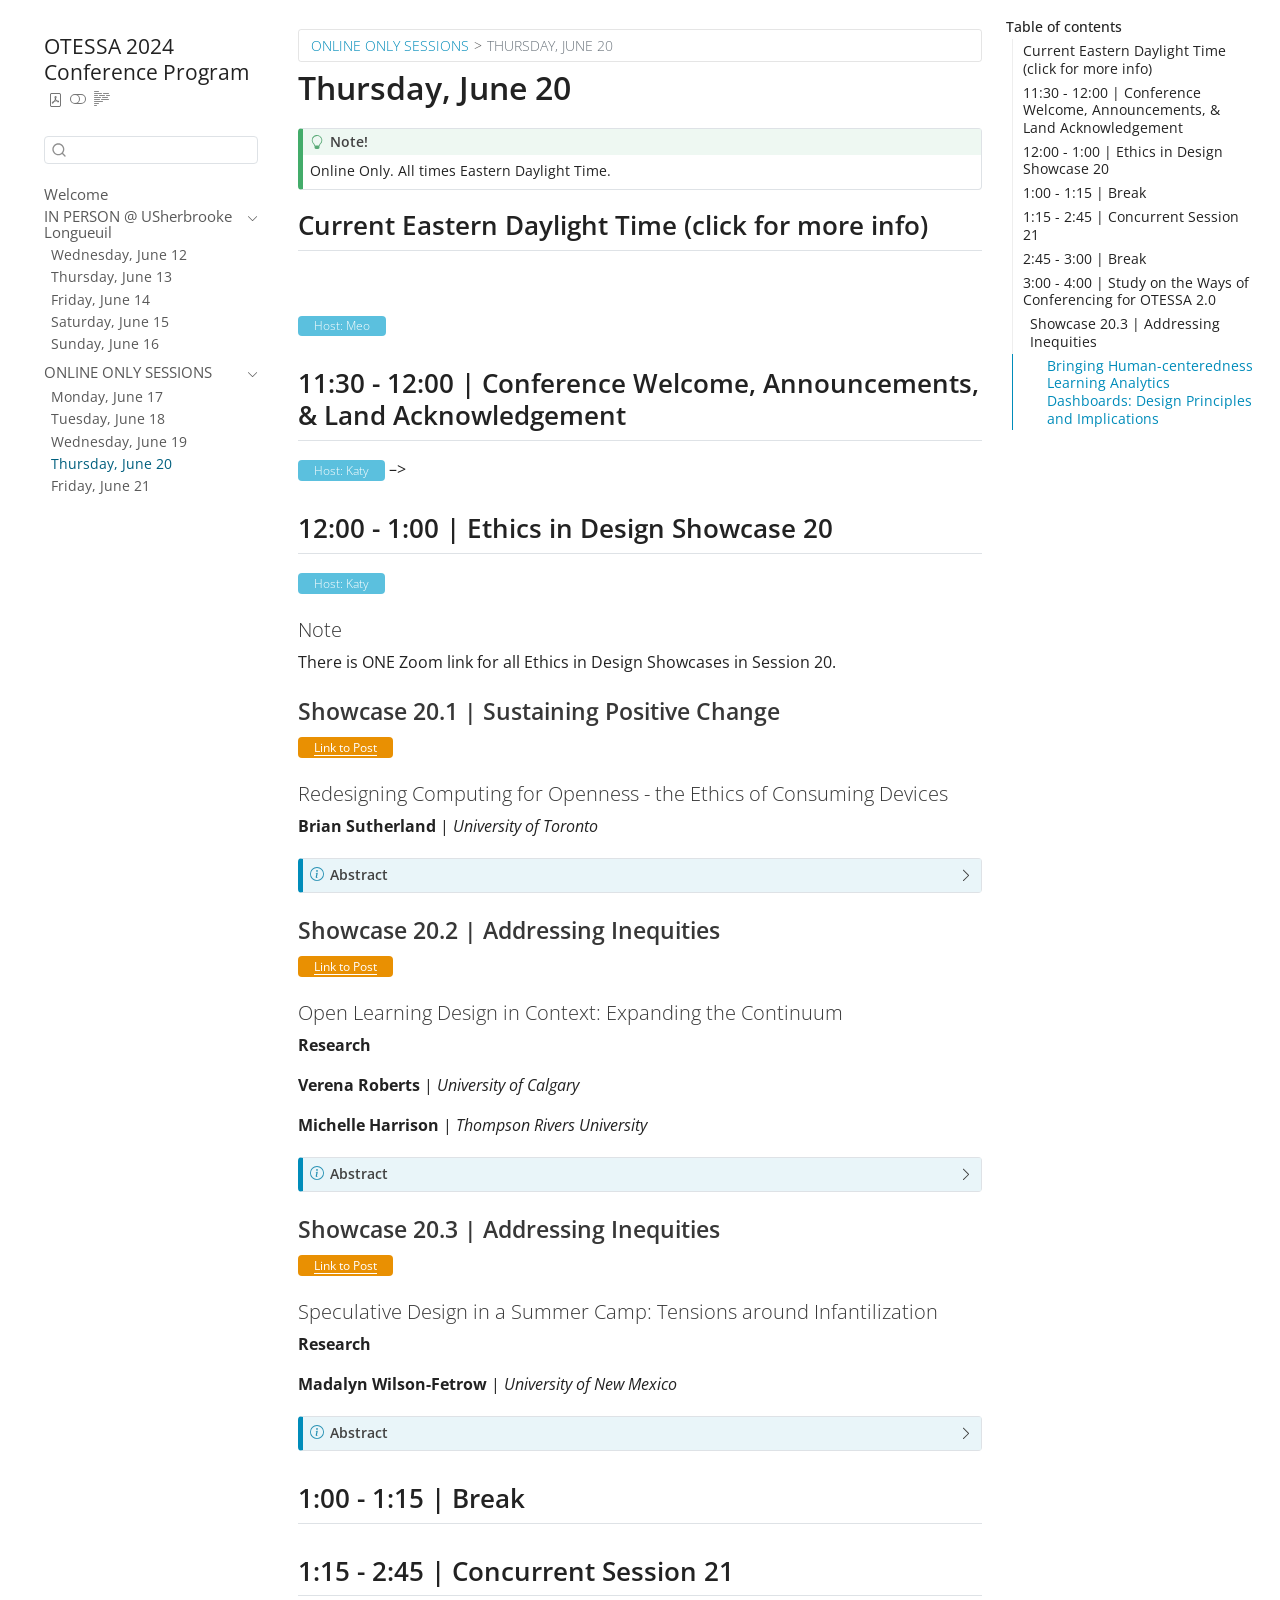
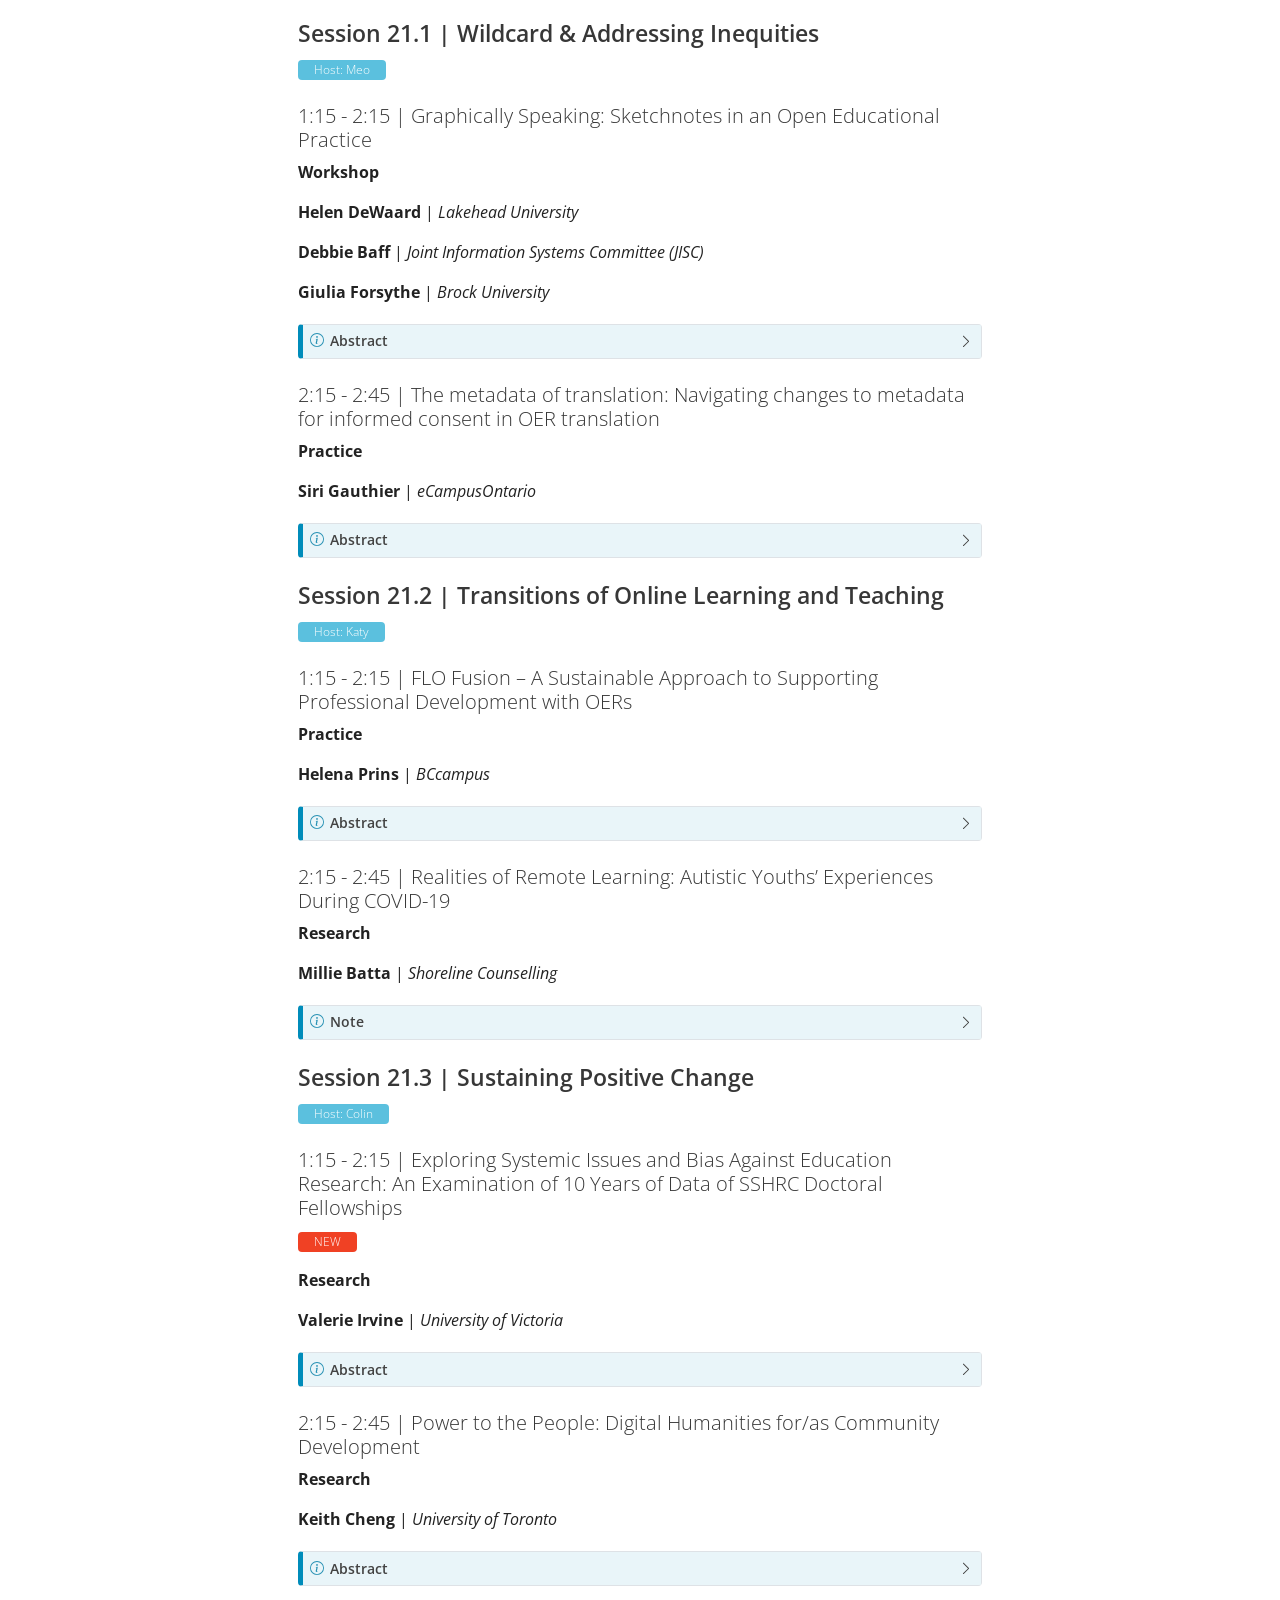
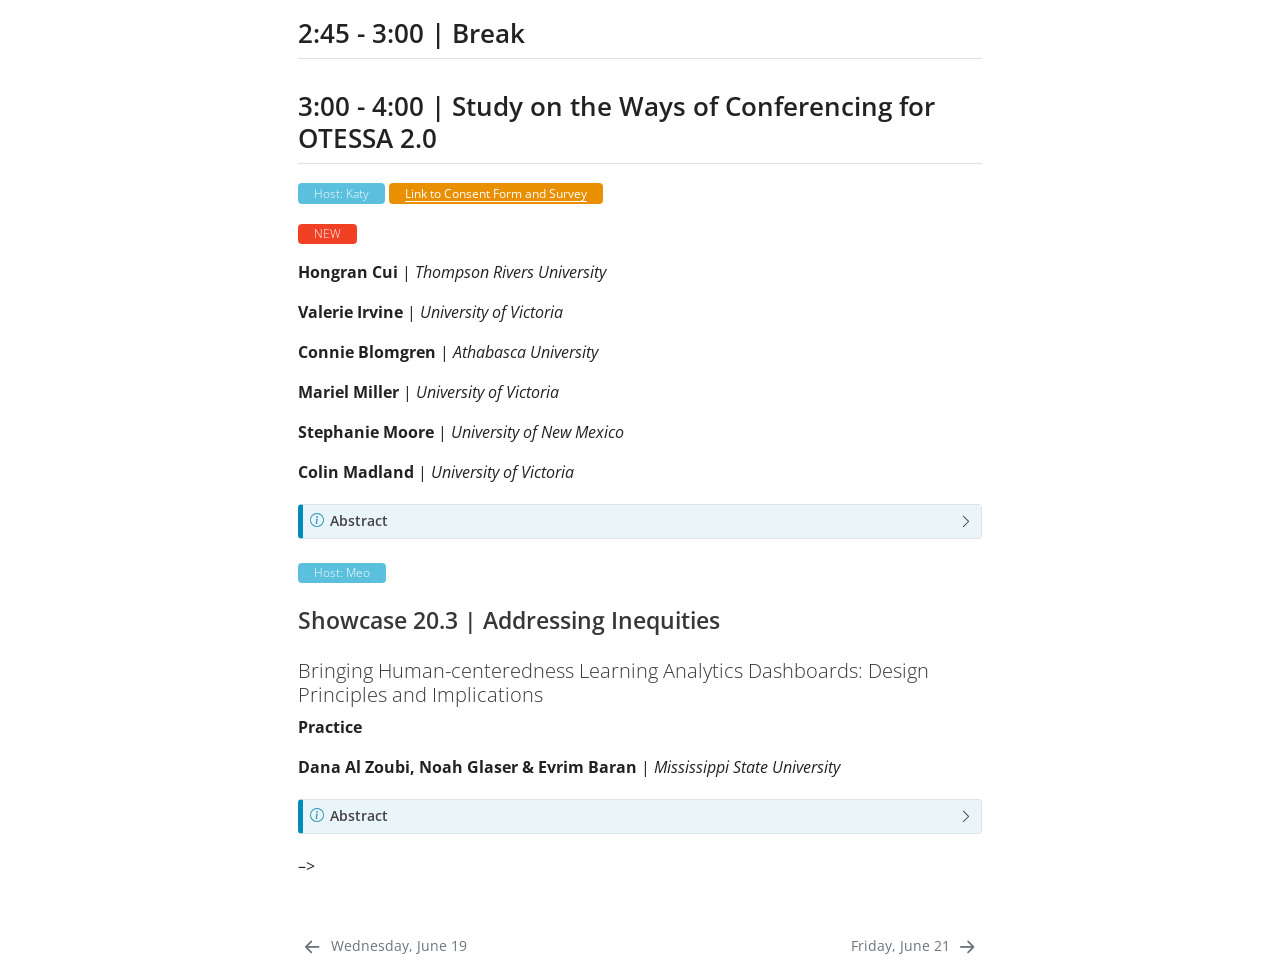
<file: docs/jun20.html>
<!DOCTYPE html>
<html xmlns="http://www.w3.org/1999/xhtml" lang="en" xml:lang="en"><head>

<meta charset="utf-8">
<meta name="generator" content="quarto-1.4.545">

<meta name="viewport" content="width=device-width, initial-scale=1.0, user-scalable=yes">


<title>OTESSA 2024 Conference Program - Thursday, June 20</title>
<style>
code{white-space: pre-wrap;}
span.smallcaps{font-variant: small-caps;}
div.columns{display: flex; gap: min(4vw, 1.5em);}
div.column{flex: auto; overflow-x: auto;}
div.hanging-indent{margin-left: 1.5em; text-indent: -1.5em;}
ul.task-list{list-style: none;}
ul.task-list li input[type="checkbox"] {
  width: 0.8em;
  margin: 0 0.8em 0.2em -1em; /* quarto-specific, see https://github.com/quarto-dev/quarto-cli/issues/4556 */ 
  vertical-align: middle;
}
</style>


<script src="site_libs/quarto-nav/quarto-nav.js"></script>
<script src="site_libs/quarto-nav/headroom.min.js"></script>
<script src="site_libs/clipboard/clipboard.min.js"></script>
<script src="site_libs/quarto-search/autocomplete.umd.js"></script>
<script src="site_libs/quarto-search/fuse.min.js"></script>
<script src="site_libs/quarto-search/quarto-search.js"></script>
<meta name="quarto:offset" content="./">
<link href="./jun21.html" rel="next">
<link href="./jun19.html" rel="prev">
<script src="site_libs/quarto-html/quarto.js"></script>
<script src="site_libs/quarto-html/popper.min.js"></script>
<script src="site_libs/quarto-html/tippy.umd.min.js"></script>
<script src="site_libs/quarto-html/anchor.min.js"></script>
<link href="site_libs/quarto-html/tippy.css" rel="stylesheet">
<link href="site_libs/quarto-html/quarto-syntax-highlighting.css" rel="stylesheet" class="quarto-color-scheme" id="quarto-text-highlighting-styles">
<link href="site_libs/quarto-html/quarto-syntax-highlighting-dark.css" rel="prefetch" class="quarto-color-scheme quarto-color-alternate" id="quarto-text-highlighting-styles">
<script src="site_libs/bootstrap/bootstrap.min.js"></script>
<link href="site_libs/bootstrap/bootstrap-icons.css" rel="stylesheet">
<link href="site_libs/bootstrap/bootstrap.min.css" rel="stylesheet" class="quarto-color-scheme" id="quarto-bootstrap" data-mode="light">
<link href="site_libs/bootstrap/bootstrap-dark.min.css" rel="prefetch" class="quarto-color-scheme quarto-color-alternate" id="quarto-bootstrap" data-mode="dark">
<script id="quarto-search-options" type="application/json">{
  "location": "sidebar",
  "copy-button": false,
  "collapse-after": 3,
  "panel-placement": "start",
  "type": "textbox",
  "limit": 50,
  "keyboard-shortcut": [
    "f",
    "/",
    "s"
  ],
  "show-item-context": false,
  "language": {
    "search-no-results-text": "No results",
    "search-matching-documents-text": "matching documents",
    "search-copy-link-title": "Copy link to search",
    "search-hide-matches-text": "Hide additional matches",
    "search-more-match-text": "more match in this document",
    "search-more-matches-text": "more matches in this document",
    "search-clear-button-title": "Clear",
    "search-text-placeholder": "",
    "search-detached-cancel-button-title": "Cancel",
    "search-submit-button-title": "Submit",
    "search-label": "Search"
  }
}</script>


</head>

<body class="nav-sidebar floating">

<div id="quarto-search-results"></div>
  <header id="quarto-header" class="headroom fixed-top">
  <nav class="quarto-secondary-nav">
    <div class="container-fluid d-flex">
      <button type="button" class="quarto-btn-toggle btn" data-bs-toggle="collapse" data-bs-target=".quarto-sidebar-collapse-item" aria-controls="quarto-sidebar" aria-expanded="false" aria-label="Toggle sidebar navigation" onclick="if (window.quartoToggleHeadroom) { window.quartoToggleHeadroom(); }">
        <i class="bi bi-layout-text-sidebar-reverse"></i>
      </button>
        <nav class="quarto-page-breadcrumbs" aria-label="breadcrumb"><ol class="breadcrumb"><li class="breadcrumb-item"><a href="./jun17.html">ONLINE ONLY SESSIONS</a></li><li class="breadcrumb-item"><a href="./jun20.html">Thursday, June 20</a></li></ol></nav>
        <a class="flex-grow-1" role="button" data-bs-toggle="collapse" data-bs-target=".quarto-sidebar-collapse-item" aria-controls="quarto-sidebar" aria-expanded="false" aria-label="Toggle sidebar navigation" onclick="if (window.quartoToggleHeadroom) { window.quartoToggleHeadroom(); }">      
        </a>
      <button type="button" class="btn quarto-search-button" aria-label="" onclick="window.quartoOpenSearch();">
        <i class="bi bi-search"></i>
      </button>
    </div>
  </nav>
</header>
<!-- content -->
<div id="quarto-content" class="quarto-container page-columns page-rows-contents page-layout-article">
<!-- sidebar -->
  <nav id="quarto-sidebar" class="sidebar collapse collapse-horizontal quarto-sidebar-collapse-item sidebar-navigation floating overflow-auto">
    <div class="pt-lg-2 mt-2 text-left sidebar-header">
    <div class="sidebar-title mb-0 py-0">
      <a href="./">OTESSA 2024 Conference Program</a> 
        <div class="sidebar-tools-main tools-wide">
    <a href="./OTESSA-2024-Conference-Program.pdf" title="Download PDF" class="quarto-navigation-tool px-1" aria-label="Download PDF"><i class="bi bi-file-pdf"></i></a>
  <a href="" class="quarto-color-scheme-toggle quarto-navigation-tool  px-1" onclick="window.quartoToggleColorScheme(); return false;" title="Toggle dark mode"><i class="bi"></i></a>
  <a href="" class="quarto-reader-toggle quarto-navigation-tool px-1" onclick="window.quartoToggleReader(); return false;" title="Toggle reader mode">
  <div class="quarto-reader-toggle-btn">
  <i class="bi"></i>
  </div>
</a>
</div>
    </div>
      </div>
        <div class="mt-2 flex-shrink-0 align-items-center">
        <div class="sidebar-search">
        <div id="quarto-search" class="" title="Search"></div>
        </div>
        </div>
    <div class="sidebar-menu-container"> 
    <ul class="list-unstyled mt-1">
        <li class="sidebar-item">
  <div class="sidebar-item-container"> 
  <a href="./index.html" class="sidebar-item-text sidebar-link">
 <span class="menu-text">Welcome</span></a>
  </div>
</li>
        <li class="sidebar-item sidebar-item-section">
      <div class="sidebar-item-container"> 
            <a class="sidebar-item-text sidebar-link text-start" data-bs-toggle="collapse" data-bs-target="#quarto-sidebar-section-1" aria-expanded="true">
 <span class="menu-text">IN PERSON @ USherbrooke Longueuil</span></a>
          <a class="sidebar-item-toggle text-start" data-bs-toggle="collapse" data-bs-target="#quarto-sidebar-section-1" aria-expanded="true" aria-label="Toggle section">
            <i class="bi bi-chevron-right ms-2"></i>
          </a> 
      </div>
      <ul id="quarto-sidebar-section-1" class="collapse list-unstyled sidebar-section depth1 show">  
          <li class="sidebar-item">
  <div class="sidebar-item-container"> 
  <a href="./jun12.html" class="sidebar-item-text sidebar-link">
 <span class="menu-text">Wednesday, June 12</span></a>
  </div>
</li>
          <li class="sidebar-item">
  <div class="sidebar-item-container"> 
  <a href="./jun13.html" class="sidebar-item-text sidebar-link">
 <span class="menu-text">Thursday, June 13</span></a>
  </div>
</li>
          <li class="sidebar-item">
  <div class="sidebar-item-container"> 
  <a href="./jun14.html" class="sidebar-item-text sidebar-link">
 <span class="menu-text">Friday, June 14</span></a>
  </div>
</li>
          <li class="sidebar-item">
  <div class="sidebar-item-container"> 
  <a href="./jun15.html" class="sidebar-item-text sidebar-link">
 <span class="menu-text">Saturday, June 15</span></a>
  </div>
</li>
          <li class="sidebar-item">
  <div class="sidebar-item-container"> 
  <a href="./jun16.html" class="sidebar-item-text sidebar-link">
 <span class="menu-text">Sunday, June 16</span></a>
  </div>
</li>
      </ul>
  </li>
        <li class="sidebar-item sidebar-item-section">
      <div class="sidebar-item-container"> 
            <a class="sidebar-item-text sidebar-link text-start" data-bs-toggle="collapse" data-bs-target="#quarto-sidebar-section-2" aria-expanded="true">
 <span class="menu-text">ONLINE ONLY SESSIONS</span></a>
          <a class="sidebar-item-toggle text-start" data-bs-toggle="collapse" data-bs-target="#quarto-sidebar-section-2" aria-expanded="true" aria-label="Toggle section">
            <i class="bi bi-chevron-right ms-2"></i>
          </a> 
      </div>
      <ul id="quarto-sidebar-section-2" class="collapse list-unstyled sidebar-section depth1 show">  
          <li class="sidebar-item">
  <div class="sidebar-item-container"> 
  <a href="./jun17.html" class="sidebar-item-text sidebar-link">
 <span class="menu-text">Monday, June 17</span></a>
  </div>
</li>
          <li class="sidebar-item">
  <div class="sidebar-item-container"> 
  <a href="./jun18.html" class="sidebar-item-text sidebar-link">
 <span class="menu-text">Tuesday, June 18</span></a>
  </div>
</li>
          <li class="sidebar-item">
  <div class="sidebar-item-container"> 
  <a href="./jun19.html" class="sidebar-item-text sidebar-link">
 <span class="menu-text">Wednesday, June 19</span></a>
  </div>
</li>
          <li class="sidebar-item">
  <div class="sidebar-item-container"> 
  <a href="./jun20.html" class="sidebar-item-text sidebar-link active">
 <span class="menu-text">Thursday, June 20</span></a>
  </div>
</li>
          <li class="sidebar-item">
  <div class="sidebar-item-container"> 
  <a href="./jun21.html" class="sidebar-item-text sidebar-link">
 <span class="menu-text">Friday, June 21</span></a>
  </div>
</li>
      </ul>
  </li>
    </ul>
    </div>
</nav>
<div id="quarto-sidebar-glass" class="quarto-sidebar-collapse-item" data-bs-toggle="collapse" data-bs-target=".quarto-sidebar-collapse-item"></div>
<!-- margin-sidebar -->
    <div id="quarto-margin-sidebar" class="sidebar margin-sidebar">
        <nav id="TOC" role="doc-toc" class="toc-active">
    <h2 id="toc-title">Table of contents</h2>
   
  <ul>
  <li><a href="#current-eastern-daylight-time-click-for-more-info" id="toc-current-eastern-daylight-time-click-for-more-info" class="nav-link active" data-scroll-target="#current-eastern-daylight-time-click-for-more-info">Current Eastern Daylight Time (click for more info)</a></li>
  <li><a href="#conference-welcome-announcements-land-acknowledgement" id="toc-conference-welcome-announcements-land-acknowledgement" class="nav-link" data-scroll-target="#conference-welcome-announcements-land-acknowledgement">11:30 - 12:00 | Conference Welcome, Announcements, &amp; Land Acknowledgement</a></li>
  <li><a href="#ethics-in-design-showcase-20" id="toc-ethics-in-design-showcase-20" class="nav-link" data-scroll-target="#ethics-in-design-showcase-20">12:00 - 1:00 | Ethics in Design Showcase 20</a>
  <ul>
  <li><a href="#note-1" id="toc-note-1" class="nav-link" data-scroll-target="#note-1">Note</a></li>
  <li><a href="#showcase-20.1-sustaining-positive-change" id="toc-showcase-20.1-sustaining-positive-change" class="nav-link" data-scroll-target="#showcase-20.1-sustaining-positive-change">Showcase 20.1 | Sustaining Positive Change</a>
  <ul class="collapse">
  <li><a href="#redesigning-computing-for-openness---the-ethics-of-consuming-devices" id="toc-redesigning-computing-for-openness---the-ethics-of-consuming-devices" class="nav-link" data-scroll-target="#redesigning-computing-for-openness---the-ethics-of-consuming-devices">Redesigning Computing for Openness - the Ethics of Consuming Devices</a></li>
  </ul></li>
  <li><a href="#showcase-20.2-addressing-inequities" id="toc-showcase-20.2-addressing-inequities" class="nav-link" data-scroll-target="#showcase-20.2-addressing-inequities">Showcase 20.2 | Addressing Inequities</a>
  <ul class="collapse">
  <li><a href="#open-learning-design-in-context-expanding-the-continuum" id="toc-open-learning-design-in-context-expanding-the-continuum" class="nav-link" data-scroll-target="#open-learning-design-in-context-expanding-the-continuum">Open Learning Design in Context: Expanding the Continuum</a></li>
  </ul></li>
  <li><a href="#showcase-20.3-addressing-inequities" id="toc-showcase-20.3-addressing-inequities" class="nav-link" data-scroll-target="#showcase-20.3-addressing-inequities">Showcase 20.3 | Addressing Inequities</a>
  <ul class="collapse">
  <li><a href="#speculative-design-in-a-summer-camp-tensions-around-infantilization" id="toc-speculative-design-in-a-summer-camp-tensions-around-infantilization" class="nav-link" data-scroll-target="#speculative-design-in-a-summer-camp-tensions-around-infantilization">Speculative Design in a Summer Camp: Tensions around Infantilization</a></li>
  </ul></li>
  </ul></li>
  <li><a href="#break" id="toc-break" class="nav-link" data-scroll-target="#break">1:00 - 1:15 | Break</a></li>
  <li><a href="#concurrent-session-21" id="toc-concurrent-session-21" class="nav-link" data-scroll-target="#concurrent-session-21">1:15 - 2:45 | Concurrent Session 21</a>
  <ul>
  <li><a href="#session-21.1-wildcard-addressing-inequities" id="toc-session-21.1-wildcard-addressing-inequities" class="nav-link" data-scroll-target="#session-21.1-wildcard-addressing-inequities">Session 21.1 | Wildcard &amp; Addressing Inequities</a>
  <ul class="collapse">
  <li><a href="#graphically-speaking-sketchnotes-in-an-open-educational-practice" id="toc-graphically-speaking-sketchnotes-in-an-open-educational-practice" class="nav-link" data-scroll-target="#graphically-speaking-sketchnotes-in-an-open-educational-practice">1:15 - 2:15 | Graphically Speaking: Sketchnotes in an Open Educational Practice</a></li>
  <li><a href="#the-metadata-of-translation-navigating-changes-to-metadata-for-informed-consent-in-oer-translation" id="toc-the-metadata-of-translation-navigating-changes-to-metadata-for-informed-consent-in-oer-translation" class="nav-link" data-scroll-target="#the-metadata-of-translation-navigating-changes-to-metadata-for-informed-consent-in-oer-translation">2:15 - 2:45 | The metadata of translation: Navigating changes to metadata for informed consent in OER translation</a></li>
  </ul></li>
  <li><a href="#session-21.2-transitions-of-online-learning-and-teaching" id="toc-session-21.2-transitions-of-online-learning-and-teaching" class="nav-link" data-scroll-target="#session-21.2-transitions-of-online-learning-and-teaching">Session 21.2 | Transitions of Online Learning and Teaching</a>
  <ul class="collapse">
  <li><a href="#flo-fusion-a-sustainable-approach-to-supporting-professional-development-with-oers" id="toc-flo-fusion-a-sustainable-approach-to-supporting-professional-development-with-oers" class="nav-link" data-scroll-target="#flo-fusion-a-sustainable-approach-to-supporting-professional-development-with-oers">1:15 - 2:15 | FLO Fusion – A Sustainable Approach to Supporting Professional Development with OERs</a></li>
  <li><a href="#realities-of-remote-learning-autistic-youths-experiences-during-covid-19" id="toc-realities-of-remote-learning-autistic-youths-experiences-during-covid-19" class="nav-link" data-scroll-target="#realities-of-remote-learning-autistic-youths-experiences-during-covid-19">2:15 - 2:45 | Realities of Remote Learning: Autistic Youths’ Experiences During COVID-19</a></li>
  </ul></li>
  <li><a href="#session-21.3-sustaining-positive-change" id="toc-session-21.3-sustaining-positive-change" class="nav-link" data-scroll-target="#session-21.3-sustaining-positive-change">Session 21.3 | Sustaining Positive Change</a>
  <ul class="collapse">
  <li><a href="#exploring-systemic-issues-and-bias-against-education-research-an-examination-of-10-years-of-data-of-sshrc-doctoral-fellowships" id="toc-exploring-systemic-issues-and-bias-against-education-research-an-examination-of-10-years-of-data-of-sshrc-doctoral-fellowships" class="nav-link" data-scroll-target="#exploring-systemic-issues-and-bias-against-education-research-an-examination-of-10-years-of-data-of-sshrc-doctoral-fellowships">1:15 - 2:15 | Exploring Systemic Issues and Bias Against Education Research: An Examination of 10 Years of Data of SSHRC Doctoral Fellowships</a></li>
  <li><a href="#power-to-the-people-digital-humanities-foras-community-development" id="toc-power-to-the-people-digital-humanities-foras-community-development" class="nav-link" data-scroll-target="#power-to-the-people-digital-humanities-foras-community-development">2:15 - 2:45 | Power to the People: Digital Humanities for/as Community Development</a></li>
  </ul></li>
  </ul></li>
  <li><a href="#break-1" id="toc-break-1" class="nav-link" data-scroll-target="#break-1">2:45 - 3:00 | Break</a></li>
  <li><a href="#study-on-the-ways-of-conferencing-for-otessa-2.0" id="toc-study-on-the-ways-of-conferencing-for-otessa-2.0" class="nav-link" data-scroll-target="#study-on-the-ways-of-conferencing-for-otessa-2.0">3:00 - 4:00 | Study on the Ways of Conferencing for OTESSA 2.0</a>
  <ul>
  <li><a href="#showcase-20.3-addressing-inequities-1" id="toc-showcase-20.3-addressing-inequities-1" class="nav-link" data-scroll-target="#showcase-20.3-addressing-inequities-1">Showcase 20.3 | Addressing Inequities</a>
  <ul class="collapse">
  <li><a href="#bringing-human-centeredness-learning-analytics-dashboards-design-principles-and-implications" id="toc-bringing-human-centeredness-learning-analytics-dashboards-design-principles-and-implications" class="nav-link" data-scroll-target="#bringing-human-centeredness-learning-analytics-dashboards-design-principles-and-implications">Bringing Human-centeredness Learning Analytics Dashboards: Design Principles and Implications</a></li>
  </ul></li>
  </ul></li>
  </ul>
</nav>
    </div>
<!-- main -->
<main class="content" id="quarto-document-content">

<header id="title-block-header" class="quarto-title-block default"><nav class="quarto-page-breadcrumbs quarto-title-breadcrumbs d-none d-lg-block" aria-label="breadcrumb"><ol class="breadcrumb"><li class="breadcrumb-item"><a href="./jun17.html">ONLINE ONLY SESSIONS</a></li><li class="breadcrumb-item"><a href="./jun20.html">Thursday, June 20</a></li></ol></nav>
<div class="quarto-title">
<h1 class="title">Thursday, June 20</h1>
</div>



<div class="quarto-title-meta">

    
  
    
  </div>
  


</header>


<div class="callout callout-style-default callout-tip callout-titled">
<div class="callout-header d-flex align-content-center">
<div class="callout-icon-container">
<i class="callout-icon"></i>
</div>
<div class="callout-title-container flex-fill">
Note!
</div>
</div>
<div class="callout-body-container callout-body">
<p>Online Only. All times Eastern Daylight Time.</p>
</div>
</div>
<section id="current-eastern-daylight-time-click-for-more-info" class="level2">
<h2 class="anchored" data-anchor-id="current-eastern-daylight-time-click-for-more-info">Current Eastern Daylight Time (click for more info)</h2>
<iframe src="https://free.timeanddate.com/clock/i98z8zgl/n165/fs18/tcccc/ftbi/tt0/tw1/tm1/ta1" frameborder="0" width="347" height="23">
</iframe>
<!--
## 11:00 - 11:30 | Co-Located Shared Meet-Up | Drop-In

<!--<a href="https://uvic.zoom.us/j/85851693272?pwd=i3BoOIaTeIsHMrhDaFDYHmpfGMUAnl.1" target="_blank" class="badge bg-success"><b>Link to Zoom</b></a>-->
<p><span class="badge bg-info">Host: Meo</span></p>
</section>
<section id="conference-welcome-announcements-land-acknowledgement" class="level2">
<h2 class="anchored" data-anchor-id="conference-welcome-announcements-land-acknowledgement">11:30 - 12:00 | Conference Welcome, Announcements, &amp; Land Acknowledgement</h2>
<!--<a href="https://uvic.zoom.us/j/85335383554?pwd=SGSXw2HLTVeeYu0ow1ofaSMXTNiuri.1" target="_blank" class="badge bg-success"><b>Link to Zoom</b></a>-->
<p><span class="badge bg-info">Host: Katy</span> –&gt;</p>
</section>
<section id="ethics-in-design-showcase-20" class="level2">
<h2 class="anchored" data-anchor-id="ethics-in-design-showcase-20">12:00 - 1:00 | Ethics in Design Showcase 20</h2>
<!--<a href="https://uvic.zoom.us/j/89526445493?pwd=JwWGaJ9vuQSQQHlOHoUJOwbG8xC0BX.1" target="_blank" class="badge bg-success"><b>Link to Zoom</b></a>-->
<p><span class="badge bg-info">Host: Katy</span></p>
<section id="note-1" class="level4 callout-dark">
<h4 class="anchored" data-anchor-id="note-1">Note</h4>
<p>There is ONE Zoom link for all Ethics in Design Showcases in Session 20.</p>
</section>
<section id="showcase-20.1-sustaining-positive-change" class="level3">
<h3 class="anchored" data-anchor-id="showcase-20.1-sustaining-positive-change">Showcase 20.1 | Sustaining Positive Change</h3>
<p><a href="https://otessa.org/ethicsindesign/2024/06/09/ethics-of-consuming-devices/" target="_blank" class="badge bg-warning"><b>Link to Post</b></a></p>
<section id="redesigning-computing-for-openness---the-ethics-of-consuming-devices" class="level4">
<h4 class="anchored" data-anchor-id="redesigning-computing-for-openness---the-ethics-of-consuming-devices">Redesigning Computing for Openness - the Ethics of Consuming Devices</h4>
<p><strong>Brian Sutherland</strong> | <em>University of Toronto</em></p>
<div class="callout callout-style-default callout-note callout-titled">
<div class="callout-header d-flex align-content-center" data-bs-toggle="collapse" data-bs-target=".callout-2-contents" aria-controls="callout-2" aria-expanded="false" aria-label="Toggle callout">
<div class="callout-icon-container">
<i class="callout-icon"></i>
</div>
<div class="callout-title-container flex-fill">
Abstract
</div>
<div class="callout-btn-toggle d-inline-block border-0 py-1 ps-1 pe-0 float-end"><i class="callout-toggle"></i></div>
</div>
<div id="callout-2" class="callout-2-contents callout-collapse collapse">
<div class="callout-body-container callout-body">
<p>Have you started to accumulate old computing devices? Why does the logic of computing involve repeated purchase and consumption of expensive “molded plastic epics” (Gabrys, 2011)? Thinking back on calculation devices and this ethical problem of repeated consumption, the simple solar calculator stands out for its durability – an energy harvesting strategy that doesn’t use batteries, and it doesn’t wear out. Fifty year old solar powered calculators and other electronic devices which still work may be found. In this session, proposed for the Ethics in Design Conference Strand, I will review the history of energy harvesting information devices and their significant characteristics around sustainability, present response designs which engage various ethical questions around consumption, carbon production and degrowth, and discuss their usefulness as open designs and thought-artifacts in an iterative speculative design conversation around climate change.</p>
</div>
</div>
</div>
</section>
</section>
<section id="showcase-20.2-addressing-inequities" class="level3">
<h3 class="anchored" data-anchor-id="showcase-20.2-addressing-inequities">Showcase 20.2 | Addressing Inequities</h3>
<p><a href="https://otessa.org/ethicsindesign/2024/06/09/open-learning-design-in-context/" target="_blank" class="badge bg-warning"><b>Link to Post</b></a></p>
<section id="open-learning-design-in-context-expanding-the-continuum" class="level4">
<h4 class="anchored" data-anchor-id="open-learning-design-in-context-expanding-the-continuum">Open Learning Design in Context: Expanding the Continuum</h4>
<p><strong>Research</strong></p>
<p><strong>Verena Roberts</strong> | <em>University of Calgary</em></p>
<p><strong>Michelle Harrison</strong> | <em>Thompson Rivers University</em></p>
<div class="callout callout-style-default callout-note callout-titled">
<div class="callout-header d-flex align-content-center" data-bs-toggle="collapse" data-bs-target=".callout-3-contents" aria-controls="callout-3" aria-expanded="false" aria-label="Toggle callout">
<div class="callout-icon-container">
<i class="callout-icon"></i>
</div>
<div class="callout-title-container flex-fill">
Abstract
</div>
<div class="callout-btn-toggle d-inline-block border-0 py-1 ps-1 pe-0 float-end"><i class="callout-toggle"></i></div>
</div>
<div id="callout-3" class="callout-3-contents callout-collapse collapse">
<div class="callout-body-container callout-body">
<p>Our conceptual paper examines open-learning approaches from a design perspective that takes a more systematic view which is not intended to promote the replication of open-learning design models. Instead, this paper is written to highlight how educators can find connections and possible integration to their own learning contexts to design with principles that could lead to more equitable, accessible and responsive learning environments for all learners. The Open Learning Design Continuum (OLDC) is an ever-changing and evolving collaborative learning design model that examines the potential principles of open learning design in multiple higher education contexts. Through a comparison of case studies of open curriculum designs at two Canadian HE institutions, we will examine ways that educators and learners have experienced a variety of approaches to open learning design, including the blurring of informal/formal spaces, the uses of open educational resources (OER) and open platforms to create more student-centered, equitable and accessible learning spaces.</p>
</div>
</div>
</div>
</section>
</section>
<section id="showcase-20.3-addressing-inequities" class="level3">
<h3 class="anchored" data-anchor-id="showcase-20.3-addressing-inequities">Showcase 20.3 | Addressing Inequities</h3>
<p><a href="https://otessa.org/ethicsindesign/2024/06/09/speculative-design-in-a-summer-camp/" target="_blank" class="badge bg-warning"><b>Link to Post</b></a></p>
<section id="speculative-design-in-a-summer-camp-tensions-around-infantilization" class="level4">
<h4 class="anchored" data-anchor-id="speculative-design-in-a-summer-camp-tensions-around-infantilization">Speculative Design in a Summer Camp: Tensions around Infantilization</h4>
<p><strong>Research</strong></p>
<p><strong>Madalyn Wilson-Fetrow</strong> | <em>University of New Mexico</em></p>
<div class="callout callout-style-default callout-note callout-titled">
<div class="callout-header d-flex align-content-center" data-bs-toggle="collapse" data-bs-target=".callout-4-contents" aria-controls="callout-4" aria-expanded="false" aria-label="Toggle callout">
<div class="callout-icon-container">
<i class="callout-icon"></i>
</div>
<div class="callout-title-container flex-fill">
Abstract
</div>
<div class="callout-btn-toggle d-inline-block border-0 py-1 ps-1 pe-0 float-end"><i class="callout-toggle"></i></div>
</div>
<div id="callout-4" class="callout-4-contents callout-collapse collapse">
<div class="callout-body-container callout-body">
<p>Summer camps offer opportunities for youth to learn technical skills and apply them in service of solving wicked problems, like climate change and social/economic injustices. While many camps want youth to bring their experiences, they anticipate that campers will share happy or optimistic experiences, contributing to a sense of hopeful, if idealistic and unrealistic solutions to pressing issues. Those who administer and facilitate such learning experiences encounter youth who passionately want to tackle these problems, but who are not naïve regarding the harms surrounding climate disaster and racial injustice.</p>
<p>In this session, we present examples of design challenges that—through participants’ perspectives and an ideation technique—became more speculative and critical. We supported our middle school participants to use the Wrong Theory Protocol to generate harmful and humiliating ideas prior to generating beneficial solutions. In doing so, some facilitators—who came from higher SES settings than the campers—became uncomfortable with the darkness of participants’ ideas, which included policy brutality, gun violence, etc., and stemmed from their everyday experiences of poverty. In this way, facilitators’ infantilization of participants is a tension present in many such designs, and one which we aim to trouble, using structural analysis of videos and artifacts.</p>
</div>
</div>
</div>
</section>
</section>
</section>
<section id="break" class="level2">
<h2 class="anchored" data-anchor-id="break">1:00 - 1:15 | Break</h2>
</section>
<section id="concurrent-session-21" class="level2">
<h2 class="anchored" data-anchor-id="concurrent-session-21">1:15 - 2:45 | Concurrent Session 21</h2>
<section id="session-21.1-wildcard-addressing-inequities" class="level3">
<h3 class="anchored" data-anchor-id="session-21.1-wildcard-addressing-inequities">Session 21.1 | Wildcard &amp; Addressing Inequities</h3>
<!--<a href="https://uvic.zoom.us/j/87420104805?pwd=j76DBoaiu950OEOC1dHXgiRk8aXIsy.1" target="_blank" class="badge bg-success"><b>Link to Zoom</b></a>-->
<p><span class="badge bg-info">Host: Meo</span></p>
<section id="graphically-speaking-sketchnotes-in-an-open-educational-practice" class="level4">
<h4 class="anchored" data-anchor-id="graphically-speaking-sketchnotes-in-an-open-educational-practice">1:15 - 2:15 | Graphically Speaking: Sketchnotes in an Open Educational Practice</h4>
<p><strong>Workshop</strong></p>
<p><strong>Helen DeWaard</strong> | <em>Lakehead University</em></p>
<p><strong>Debbie Baff</strong> | <em>Joint Information Systems Committee (JISC)</em></p>
<p><strong>Giulia Forsythe</strong> | <em>Brock University</em></p>
<div class="callout callout-style-default callout-note callout-titled">
<div class="callout-header d-flex align-content-center" data-bs-toggle="collapse" data-bs-target=".callout-5-contents" aria-controls="callout-5" aria-expanded="false" aria-label="Toggle callout">
<div class="callout-icon-container">
<i class="callout-icon"></i>
</div>
<div class="callout-title-container flex-fill">
Abstract
</div>
<div class="callout-btn-toggle d-inline-block border-0 py-1 ps-1 pe-0 float-end"><i class="callout-toggle"></i></div>
</div>
<div id="callout-5" class="callout-5-contents callout-collapse collapse">
<div class="callout-body-container callout-body">
<p>The application of graphic visualization can be used by open educational practitioners, scholarly writers, and researchers to illustrate mental models, enhance sense making, and extend memory. Although the presenters will share their collaborative autoethnographic research as they examined theoretical frameworks that relate to their graphic visualization practice of sketchnoting, the primary focus of this workshop is on the practice of sketchnoting in academia. Definitions of sketchnoting, open educational practices, and hupomnemata are provided, and theoretical frameworks are shared. This is followed by brief descriptions of the presenters’ individual contexts and sketchnoting stories. In this way, the authors advocate for and explain why and how sketchnotes are part of their open educational practice. The presenters will actively engage participants in sketchnoting experiences and identify issues when sketchnoting in an academic writing practice. The authors identify issues and challenges, offer tips to begin sketchnoting, and outline how sketchnoting can expand the landscapes of academic writing.</p>
</div>
</div>
</div>
</section>
<section id="the-metadata-of-translation-navigating-changes-to-metadata-for-informed-consent-in-oer-translation" class="level4">
<h4 class="anchored" data-anchor-id="the-metadata-of-translation-navigating-changes-to-metadata-for-informed-consent-in-oer-translation">2:15 - 2:45 | The metadata of translation: Navigating changes to metadata for informed consent in OER translation</h4>
<p><strong>Practice</strong></p>
<p><strong>Siri Gauthier</strong> | <em>eCampusOntario</em></p>
<div class="callout callout-style-default callout-note callout-titled">
<div class="callout-header d-flex align-content-center" data-bs-toggle="collapse" data-bs-target=".callout-6-contents" aria-controls="callout-6" aria-expanded="false" aria-label="Toggle callout">
<div class="callout-icon-container">
<i class="callout-icon"></i>
</div>
<div class="callout-title-container flex-fill">
Abstract
</div>
<div class="callout-btn-toggle d-inline-block border-0 py-1 ps-1 pe-0 float-end"><i class="callout-toggle"></i></div>
</div>
<div id="callout-6" class="callout-6-contents callout-collapse collapse">
<div class="callout-body-container callout-body">
<p>This session discusses metadata’s role in accurately reflecting open education resources (OER) and its role in ensuring linguistically and culturally sensitive practices.</p>
<p>A recent initiative by an Open Education Resources (OER) repository in Ontario to provide large scale translation of existing OER to serve its francophone linguistic minority community and the related metadata changes that this project necessitated will be the heart of the discussion. As part of an effort to ensure resources were created, and recognizing the often-limited capacity for authorship, various modes of translation were considered. As part of this effort, metadata had to reflect the need for potential users to opt-in to materials that were not sensitive to their unique linguistic needs and the realities of the lived experiences of either themselves or their learners.</p>
<p>Ethical considerations surrounding informed consent will be scrutinized, highlighting tailored strategies for obtaining meaningful consent within the unique cultural and linguistic context of the French minority population in Ontario. Attendees can anticipate an insightful session that unpacks the intricate connections between translation, metadata, and informed consent, with a nuanced focus on the multilingual landscape of OER and the linguistic diversity of the French minority in Ontario.</p>
</div>
</div>
</div>
</section>
</section>
<section id="session-21.2-transitions-of-online-learning-and-teaching" class="level3">
<h3 class="anchored" data-anchor-id="session-21.2-transitions-of-online-learning-and-teaching">Session 21.2 | Transitions of Online Learning and Teaching</h3>
<!--<a href="https://uvic.zoom.us/j/88306702519?pwd=36SG6yyRGLhWa6QHSS8irGphQ1l3KN.1" target="_blank" class="badge bg-success"><b>Link to Zoom</b></a>-->
<p><span class="badge bg-info">Host: Katy</span></p>
<section id="flo-fusion-a-sustainable-approach-to-supporting-professional-development-with-oers" class="level4">
<h4 class="anchored" data-anchor-id="flo-fusion-a-sustainable-approach-to-supporting-professional-development-with-oers">1:15 - 2:15 | FLO Fusion – A Sustainable Approach to Supporting Professional Development with OERs</h4>
<p><strong>Practice</strong></p>
<p><strong>Helena Prins</strong> | <em>BCcampus</em></p>
<div class="callout callout-style-default callout-note callout-titled">
<div class="callout-header d-flex align-content-center" data-bs-toggle="collapse" data-bs-target=".callout-7-contents" aria-controls="callout-7" aria-expanded="false" aria-label="Toggle callout">
<div class="callout-icon-container">
<i class="callout-icon"></i>
</div>
<div class="callout-title-container flex-fill">
Abstract
</div>
<div class="callout-btn-toggle d-inline-block border-0 py-1 ps-1 pe-0 float-end"><i class="callout-toggle"></i></div>
</div>
<div id="callout-7" class="callout-7-contents callout-collapse collapse">
<div class="callout-body-container callout-body">
<p>In the face of multifaceted challenges confronting higher education globally, strategic professional development becomes paramount. Economic, social, technological, demographic, environmental, and political dynamics necessitate a resilient sector capable of delivering quality education. The profound impact of the global pandemic on the Canadian post-secondary system has accentuated issues like the digital divide and online learning readiness. Recent research underscores that overwhelm, burnout, and negative faculty perceptions about online learning persist; faculty and students desire more technology supported learning, but does faculty have the skills and “know how” to teach in digital environments?</p>
<p>This presentation emphasizes the strategic utilization of existing open education resources (OERs) for professional development in preparing and supporting faculty to navigate our complex post-secondary context. A curated collection of OERs under the Facilitating Learning Online (FLO) umbrella will be introduced. These resources cover a diverse array of topics, including Indigenizing pedagogy, Artificial Intelligence exploration, and Anti-racism strategies, providing a robust foundation for professional development.</p>
<p>Attendees will 1) gain a deeper understanding of how FLO OERs enhance teaching resilience in higher education, 2) explore FLO content for professional development, and 3) discuss strategies for OER adoption locally.</p>
</div>
</div>
</div>
</section>
<section id="realities-of-remote-learning-autistic-youths-experiences-during-covid-19" class="level4">
<h4 class="anchored" data-anchor-id="realities-of-remote-learning-autistic-youths-experiences-during-covid-19">2:15 - 2:45 | Realities of Remote Learning: Autistic Youths’ Experiences During COVID-19</h4>
<p><strong>Research</strong></p>
<p><strong>Millie Batta</strong> | <em>Shoreline Counselling</em></p>
<div class="callout callout-style-default callout-note callout-titled">
<div class="callout-header d-flex align-content-center" data-bs-toggle="collapse" data-bs-target=".callout-8-contents" aria-controls="callout-8" aria-expanded="false" aria-label="Toggle callout">
<div class="callout-icon-container">
<i class="callout-icon"></i>
</div>
<div class="callout-title-container flex-fill">
Note
</div>
<div class="callout-btn-toggle d-inline-block border-0 py-1 ps-1 pe-0 float-end"><i class="callout-toggle"></i></div>
</div>
<div id="callout-8" class="callout-8-contents callout-collapse collapse">
<div class="callout-body-container callout-body">
<p>School closures due to the COVID-19 pandemic resulted in a shift to emergency remote learning, significantly impacting autistic students who experienced interruptions to school-based supports and social interactions. Using the framework of thriving, this research study explored the experiences of autistic youths and their mothers of emergency remote learning during the first few months of the pandemic, with a focus on well-being. The findings of this study highlighted how remote schooling came with a spectrum of benefits and challenges. The autistic youths’ experiences of remote schooling are described through three common themes: (1) social, (2) emotional, and (3) academic. This research aligns with the conference’s subtheme of online learning and teaching as it aims to integrate the learnings from students’ remote schooling experiences for inclusive practices for neurodiverse students. This presentation considers how online learning may impact the social engagement and overall well-being of autistic youth. I conclude the session by highlighting how professionals working with autistic youths may benefit from understanding their remote schooling experiences using a thriving framework to better support their social, emotional, and educational needs in future online settings.</p>
</div>
</div>
</div>
</section>
</section>
<section id="session-21.3-sustaining-positive-change" class="level3">
<h3 class="anchored" data-anchor-id="session-21.3-sustaining-positive-change">Session 21.3 | Sustaining Positive Change</h3>
<!--<a href="https://uvic.zoom.us/j/89800215355?pwd=jj0UbzmfDOI0y0mOxaPIc2zFfwkAhR.1" target="_blank" class="badge bg-success"><b>Link to Zoom</b></a>-->
<p><span class="badge bg-info">Host: Colin</span></p>
<section id="exploring-systemic-issues-and-bias-against-education-research-an-examination-of-10-years-of-data-of-sshrc-doctoral-fellowships" class="level4">
<h4 class="anchored" data-anchor-id="exploring-systemic-issues-and-bias-against-education-research-an-examination-of-10-years-of-data-of-sshrc-doctoral-fellowships">1:15 - 2:15 | Exploring Systemic Issues and Bias Against Education Research: An Examination of 10 Years of Data of SSHRC Doctoral Fellowships</h4>
<p><span class="badge bg-danger">NEW</span></p>
<p><strong>Research</strong></p>
<p><strong>Valerie Irvine</strong> | <em>University of Victoria</em></p>
<div class="callout callout-style-default callout-note callout-titled">
<div class="callout-header d-flex align-content-center" data-bs-toggle="collapse" data-bs-target=".callout-9-contents" aria-controls="callout-9" aria-expanded="false" aria-label="Toggle callout">
<div class="callout-icon-container">
<i class="callout-icon"></i>
</div>
<div class="callout-title-container flex-fill">
Abstract
</div>
<div class="callout-btn-toggle d-inline-block border-0 py-1 ps-1 pe-0 float-end"><i class="callout-toggle"></i></div>
</div>
<div id="callout-9" class="callout-9-contents callout-collapse collapse">
<div class="callout-body-container callout-body">
<p>In this session, we will review findings from a review of 10 years of doctoral fellowship data from the Government of Canada Social Sciences and Humanities Research Council. We will discuss aspects like disciplinary comparisons within the social sciences and humanities as well as the presence of hard science contexts being funded within the social science and humanities funding. Equity and ethics will be discussed along with how this may impact campus-level and national-level reviews of applications. We invite a discussion about how funding could be designed for the future.</p>
</div>
</div>
</div>
<!--
A world of pure imagination: scaling learning design with a design system 


**Workshop** 

**Joyce Seitzinger** | *RMIT Online*

::: {.callout-note collapse="true"}
##### Abstract
In the post-pandemic era, educational institutions face the critical task of scaling up digital learning options. This transition reveals a fundamental challenge: bespoke design, the traditional approach in academia, is not scalable. To address this, our workshop introduces design systems as a scalable framework for crafting digital learning experiences. Attendees will learn from experts and case studies across industries, understanding how reusable components and clear standards not only streamline the development process but also ensure consistency and facilitate cross-disciplinary collaboration. Key objectives include mastering design system fundamentals, overcoming bespoke design limitations, and fostering innovation within education.

:::

-->
</section>
<section id="power-to-the-people-digital-humanities-foras-community-development" class="level4">
<h4 class="anchored" data-anchor-id="power-to-the-people-digital-humanities-foras-community-development">2:15 - 2:45 | Power to the People: Digital Humanities for/as Community Development</h4>
<p><strong>Research</strong></p>
<p><strong>Keith Cheng</strong> | <em>University of Toronto</em></p>
<div class="callout callout-style-default callout-note callout-titled">
<div class="callout-header d-flex align-content-center" data-bs-toggle="collapse" data-bs-target=".callout-10-contents" aria-controls="callout-10" aria-expanded="false" aria-label="Toggle callout">
<div class="callout-icon-container">
<i class="callout-icon"></i>
</div>
<div class="callout-title-container flex-fill">
Abstract
</div>
<div class="callout-btn-toggle d-inline-block border-0 py-1 ps-1 pe-0 float-end"><i class="callout-toggle"></i></div>
</div>
<div id="callout-10" class="callout-10-contents callout-collapse collapse">
<div class="callout-body-container callout-body">
<p>“Digital Humanities” (DH) has been a rapidly growing field within academia, used to broadly describe scholarship situated in the intersection of technology and the humanities. While the field was originally conceptualized with radical intentions to move toward “the democratization of culture and scholarship” (Schnapp and Presner, 2009), it has become increasingly institutionalized and largely detached from these radical origins. In a time where there is there is a growing digital divide (Darko et al., 2023) and heightened concerns around the harmful impacts of new technologies (Benjamin, 2019), imagining new futures for the field of digital humanities is crucial. Putting digital humanities in conversation with scholarship from the fields of human and community development, the author argues that digital humanities is a radical site of possibility where agency and solidarity can be developed (Bhattacharyya, 2004), understandings of the self and one’s position within the larger world can be negotiated (Collins, 2006; Freire, 1968), and power can be decentralized from the university.</p>
<p>The author employs Nancy Fraser’s theory of justice to develop a framework for equitable digital humanities work, discussing tangible strategies and potential barriers to its application through an autoethnographic account of their experiences developing digital humanities programming for underrepresented students at a Historically Black College/University (HBCU). The paper will discuss both the process and product of digital humanities, exploring how the process of doing digital humanities can have transformative impact for those involved and how new technologies can help facilitate wider and more diverse public engagements with digital humanities work.</p>
</div>
</div>
</div>
</section>
</section>
</section>
<section id="break-1" class="level2">
<h2 class="anchored" data-anchor-id="break-1">2:45 - 3:00 | Break</h2>
</section>
<section id="study-on-the-ways-of-conferencing-for-otessa-2.0" class="level2">
<h2 class="anchored" data-anchor-id="study-on-the-ways-of-conferencing-for-otessa-2.0">3:00 - 4:00 | Study on the Ways of Conferencing for OTESSA 2.0</h2>
<!--<a href="https://uvic.zoom.us/j/88962802906?pwd=G9Q0x3CycSKgor5U1GAjuNv0gg76F2.1" target="_blank" class="badge bg-success"><b>Link to Zoom</b></a>-->
<p><span class="badge bg-info">Host: Katy</span> <a href="https://ca.research.net/r/OTESSAsurvey" target="_blank" class="badge bg-warning"><b>Link to Consent Form and Survey</b></a></p>
<p><span class="badge bg-danger">NEW</span></p>
<p><strong>Hongran Cui</strong> | <em>Thompson Rivers University</em></p>
<p><strong>Valerie Irvine</strong> | <em>University of Victoria</em></p>
<p><strong>Connie Blomgren</strong> | <em>Athabasca University</em></p>
<p><strong>Mariel Miller</strong> | <em>University of Victoria</em></p>
<p><strong>Stephanie Moore</strong> | <em>University of New Mexico</em></p>
<p><strong>Colin Madland</strong> | <em>University of Victoria</em></p>
<div class="callout callout-style-default callout-note callout-titled">
<div class="callout-header d-flex align-content-center" data-bs-toggle="collapse" data-bs-target=".callout-11-contents" aria-controls="callout-11" aria-expanded="false" aria-label="Toggle callout">
<div class="callout-icon-container">
<i class="callout-icon"></i>
</div>
<div class="callout-title-container flex-fill">
Abstract
</div>
<div class="callout-btn-toggle d-inline-block border-0 py-1 ps-1 pe-0 float-end"><i class="callout-toggle"></i></div>
</div>
<div id="callout-11" class="callout-11-contents callout-collapse collapse">
<div class="callout-body-container callout-body">
<p>Focus Group for OTESSA 2.0: Collecting Research on Ways of Conferencing</p>
<p>You are invited to engage in a focus group session exploring the future of conferencing. This focus group is part of a research project, exploring the evolving landscape of academic conferencing in the context of continuous technological advancements, societal changes, and climate concerns. Conference attendees are invited to review the <a href="https://ca.research.net/r/OTESSAsurvey" target="_blank">study overview and consent form</a>. Those who wish to participate are welcome to come discuss your preferences, experiences, and expectations. The session will be audio recorded for transcription, but not streamed. Through this structured discussion, we aim to gain a comprehensive understanding of how conferencing can meet the needs of diverse participants in environments that can range from nature-based to digital, online, and open contexts. We look forward to identifying challenges and opportunities that will shape OTESSA 2.0.</p>
</div>
</div>
</div>
<!--
## 3:45 - 4:00 | Discussion/Networking Pod Drop-In

<!--<a href="https://uvic.zoom.us/j/84341354720?pwd=pzwsfWkLSGjEHNgaPHrHxe6s4emn1b.1" target="_blank" class="badge bg-success"><b>Link to Zoom</b></a>-->
<p><span class="badge bg-info">Host: Meo</span></p>
<section id="showcase-20.3-addressing-inequities-1" class="level3">
<h3 class="anchored" data-anchor-id="showcase-20.3-addressing-inequities-1">Showcase 20.3 | Addressing Inequities</h3>
<!--<a href="https://uvic.zoom.us/j/89526445493?pwd=JwWGaJ9vuQSQQHlOHoUJOwbG8xC0BX.1" target="_blank" class="badge bg-success"><b>Link to Zoom</b></a>-->
<section id="bringing-human-centeredness-learning-analytics-dashboards-design-principles-and-implications" class="level4">
<h4 class="anchored" data-anchor-id="bringing-human-centeredness-learning-analytics-dashboards-design-principles-and-implications">Bringing Human-centeredness Learning Analytics Dashboards: Design Principles and Implications</h4>
<p><strong>Practice</strong></p>
<p><strong>Dana Al Zoubi, Noah Glaser &amp; Evrim Baran</strong> | <em>Mississippi State University</em></p>
<div class="callout callout-style-default callout-note callout-titled">
<div class="callout-header d-flex align-content-center" data-bs-toggle="collapse" data-bs-target=".callout-12-contents" aria-controls="callout-12" aria-expanded="false" aria-label="Toggle callout">
<div class="callout-icon-container">
<i class="callout-icon"></i>
</div>
<div class="callout-title-container flex-fill">
Abstract
</div>
<div class="callout-btn-toggle d-inline-block border-0 py-1 ps-1 pe-0 float-end"><i class="callout-toggle"></i></div>
</div>
<div id="callout-12" class="callout-12-contents callout-collapse collapse">
<div class="callout-body-container callout-body">
<p>The rise of Learning Analytics (LA) applications, particularly Learning Analytics Dashboards (LADs), offers immense potential to improve teaching and learning outcomes. However, challenges persist in the effective design, ethical use, and privacy considerations associated with LADs. This paper explores the growing interest in LADs and emphasizes the need for a human-centered approach to address design and structural challenges. The proposed human-centered design (HCD) approach advocates for prioritizing end-user’s perspectives and needs throughout the design process, incorporating transparency, inclusion, and accountability principles. This paper delves into the implications of adopting HCD principles, such as personalized learning experiences, inclusive representation, improved learner engagement, and ethical use of data. By involving stakeholders, especially learners, in the design process, LADs can be tailored to diverse needs and preferences, promoting engagement and informed decision-making. The discussion extends to transparency, inclusion, and accountability as key principles for addressing ethical and privacy concerns associated with LADs. Future research directions are proposed to further explore the effective application of human-centered approaches in LAD design, aiming to continually enhance their role in promoting positive learning outcomes in educational settings.</p>
</div>
</div>
</div>
<p>–&gt;</p>
<!--
#### 2:15 - 2:45 |  Augmented Reality to develop learning tool for students: Transforming cell phones into flashcards


**Practice**

**Nazlee Sharmin** | *University of Alberta*

::: {.callout-note collapse="true"}
##### Abstract
Traditional flashcards are one of the most popular and optimized ways to learn factual knowledge and improve memory performance. However, this method is helpful only for motivated students because the amount and timing of flashcard use are critical for success. We have used augmented reality (AR) to develop an app called ‘Dental AR’ that allows students to use their smartphones as flashcards. Using this app, students can learn and self-test their knowledge at a time and place that is convenient for them. We used Unity3D with Vuforia to develop Dental AR. Oral histology glass slides were scanned and converted to digital images to generate target images. Annotated versions of the slides were used as output for the corresponding target images. To understand user experiences and satisfaction with Dental AR, first-year dentistry students were invited to complete an online survey. The survey results indicated an overall satisfaction with Dental AR and willingness to use similar applications in other subjects. 
:::

-->
<!--
### Showcase 24.2 | Wildcard
#### Becoming Alive Together: Towards a “Carrier Bag” Approach to Ethical Learning Designs


**Research** 

**Beth Giebus-Chavez** | *University of New Mexico*

::: {.callout-note collapse="true"}
##### Abstract
Sustainable responses to overlapping social, economic, and environmental crises require a recognition of the interconnected and systemic nature of planetary concerns. Yet traditional instructional design frameworks offer a linear, hero-centered narrative that undermines the collective changes needed to address complex issues. In this conceptual paper, I propose an alternative approach to learning design that integrates Le Guin's Carrier bag theory of fiction (1989/2019) and affirmative ethics (Braidotti, 2015)  By recognizing the entanglements of human and non-human elements within the online environment, the ‘carrier bag’ decenters the traditional notion of a solitary hero—whether teacher, learner or designer—in navigating a predetermined path. Instead, the focus shifts towards a dynamic and inclusive learning assemblage that is attuned to the relational capacities of its members. Key to such a move is the acknowledgment of the vital, participatory role of digital objects. I outline five provocations—care, complexity, complicity, collaboration, and care—that can be applied to the design of online courses to deepen awareness of the relationship between digital objects and ecological responsiveness. Grounded in material-discursive practices and posthuman ethics, this study contributes to ongoing discussions of innovative design paradigms that better align with the complexities of contemporary education.

:::

-->


</section>
</section>
</section>

</main> <!-- /main -->
<script id="quarto-html-after-body" type="application/javascript">
window.document.addEventListener("DOMContentLoaded", function (event) {
  const toggleBodyColorMode = (bsSheetEl) => {
    const mode = bsSheetEl.getAttribute("data-mode");
    const bodyEl = window.document.querySelector("body");
    if (mode === "dark") {
      bodyEl.classList.add("quarto-dark");
      bodyEl.classList.remove("quarto-light");
    } else {
      bodyEl.classList.add("quarto-light");
      bodyEl.classList.remove("quarto-dark");
    }
  }
  const toggleBodyColorPrimary = () => {
    const bsSheetEl = window.document.querySelector("link#quarto-bootstrap");
    if (bsSheetEl) {
      toggleBodyColorMode(bsSheetEl);
    }
  }
  toggleBodyColorPrimary();  
  const disableStylesheet = (stylesheets) => {
    for (let i=0; i < stylesheets.length; i++) {
      const stylesheet = stylesheets[i];
      stylesheet.rel = 'prefetch';
    }
  }
  const enableStylesheet = (stylesheets) => {
    for (let i=0; i < stylesheets.length; i++) {
      const stylesheet = stylesheets[i];
      stylesheet.rel = 'stylesheet';
    }
  }
  const manageTransitions = (selector, allowTransitions) => {
    const els = window.document.querySelectorAll(selector);
    for (let i=0; i < els.length; i++) {
      const el = els[i];
      if (allowTransitions) {
        el.classList.remove('notransition');
      } else {
        el.classList.add('notransition');
      }
    }
  }
  const toggleGiscusIfUsed = (isAlternate, darkModeDefault) => {
    const baseTheme = document.querySelector('#giscus-base-theme')?.value ?? 'light';
    const alternateTheme = document.querySelector('#giscus-alt-theme')?.value ?? 'dark';
    let newTheme = '';
    if(darkModeDefault) {
      newTheme = isAlternate ? baseTheme : alternateTheme;
    } else {
      newTheme = isAlternate ? alternateTheme : baseTheme;
    }
    const changeGiscusTheme = () => {
      // From: https://github.com/giscus/giscus/issues/336
      const sendMessage = (message) => {
        const iframe = document.querySelector('iframe.giscus-frame');
        if (!iframe) return;
        iframe.contentWindow.postMessage({ giscus: message }, 'https://giscus.app');
      }
      sendMessage({
        setConfig: {
          theme: newTheme
        }
      });
    }
    const isGiscussLoaded = window.document.querySelector('iframe.giscus-frame') !== null;
    if (isGiscussLoaded) {
      changeGiscusTheme();
    }
  }
  const toggleColorMode = (alternate) => {
    // Switch the stylesheets
    const alternateStylesheets = window.document.querySelectorAll('link.quarto-color-scheme.quarto-color-alternate');
    manageTransitions('#quarto-margin-sidebar .nav-link', false);
    if (alternate) {
      enableStylesheet(alternateStylesheets);
      for (const sheetNode of alternateStylesheets) {
        if (sheetNode.id === "quarto-bootstrap") {
          toggleBodyColorMode(sheetNode);
        }
      }
    } else {
      disableStylesheet(alternateStylesheets);
      toggleBodyColorPrimary();
    }
    manageTransitions('#quarto-margin-sidebar .nav-link', true);
    // Switch the toggles
    const toggles = window.document.querySelectorAll('.quarto-color-scheme-toggle');
    for (let i=0; i < toggles.length; i++) {
      const toggle = toggles[i];
      if (toggle) {
        if (alternate) {
          toggle.classList.add("alternate");     
        } else {
          toggle.classList.remove("alternate");
        }
      }
    }
    // Hack to workaround the fact that safari doesn't
    // properly recolor the scrollbar when toggling (#1455)
    if (navigator.userAgent.indexOf('Safari') > 0 && navigator.userAgent.indexOf('Chrome') == -1) {
      manageTransitions("body", false);
      window.scrollTo(0, 1);
      setTimeout(() => {
        window.scrollTo(0, 0);
        manageTransitions("body", true);
      }, 40);  
    }
  }
  const isFileUrl = () => { 
    return window.location.protocol === 'file:';
  }
  const hasAlternateSentinel = () => {  
    let styleSentinel = getColorSchemeSentinel();
    if (styleSentinel !== null) {
      return styleSentinel === "alternate";
    } else {
      return false;
    }
  }
  const setStyleSentinel = (alternate) => {
    const value = alternate ? "alternate" : "default";
    if (!isFileUrl()) {
      window.localStorage.setItem("quarto-color-scheme", value);
    } else {
      localAlternateSentinel = value;
    }
  }
  const getColorSchemeSentinel = () => {
    if (!isFileUrl()) {
      const storageValue = window.localStorage.getItem("quarto-color-scheme");
      return storageValue != null ? storageValue : localAlternateSentinel;
    } else {
      return localAlternateSentinel;
    }
  }
  const darkModeDefault = false;
  let localAlternateSentinel = darkModeDefault ? 'alternate' : 'default';
  // Dark / light mode switch
  window.quartoToggleColorScheme = () => {
    // Read the current dark / light value 
    let toAlternate = !hasAlternateSentinel();
    toggleColorMode(toAlternate);
    setStyleSentinel(toAlternate);
    toggleGiscusIfUsed(toAlternate, darkModeDefault);
  };
  // Ensure there is a toggle, if there isn't float one in the top right
  if (window.document.querySelector('.quarto-color-scheme-toggle') === null) {
    const a = window.document.createElement('a');
    a.classList.add('top-right');
    a.classList.add('quarto-color-scheme-toggle');
    a.href = "";
    a.onclick = function() { try { window.quartoToggleColorScheme(); } catch {} return false; };
    const i = window.document.createElement("i");
    i.classList.add('bi');
    a.appendChild(i);
    window.document.body.appendChild(a);
  }
  // Switch to dark mode if need be
  if (hasAlternateSentinel()) {
    toggleColorMode(true);
  } else {
    toggleColorMode(false);
  }
  const icon = "";
  const anchorJS = new window.AnchorJS();
  anchorJS.options = {
    placement: 'right',
    icon: icon
  };
  anchorJS.add('.anchored');
  const isCodeAnnotation = (el) => {
    for (const clz of el.classList) {
      if (clz.startsWith('code-annotation-')) {                     
        return true;
      }
    }
    return false;
  }
  const clipboard = new window.ClipboardJS('.code-copy-button', {
    text: function(trigger) {
      const codeEl = trigger.previousElementSibling.cloneNode(true);
      for (const childEl of codeEl.children) {
        if (isCodeAnnotation(childEl)) {
          childEl.remove();
        }
      }
      return codeEl.innerText;
    }
  });
  clipboard.on('success', function(e) {
    // button target
    const button = e.trigger;
    // don't keep focus
    button.blur();
    // flash "checked"
    button.classList.add('code-copy-button-checked');
    var currentTitle = button.getAttribute("title");
    button.setAttribute("title", "Copied!");
    let tooltip;
    if (window.bootstrap) {
      button.setAttribute("data-bs-toggle", "tooltip");
      button.setAttribute("data-bs-placement", "left");
      button.setAttribute("data-bs-title", "Copied!");
      tooltip = new bootstrap.Tooltip(button, 
        { trigger: "manual", 
          customClass: "code-copy-button-tooltip",
          offset: [0, -8]});
      tooltip.show();    
    }
    setTimeout(function() {
      if (tooltip) {
        tooltip.hide();
        button.removeAttribute("data-bs-title");
        button.removeAttribute("data-bs-toggle");
        button.removeAttribute("data-bs-placement");
      }
      button.setAttribute("title", currentTitle);
      button.classList.remove('code-copy-button-checked');
    }, 1000);
    // clear code selection
    e.clearSelection();
  });
  function tippyHover(el, contentFn, onTriggerFn, onUntriggerFn) {
    const config = {
      allowHTML: true,
      maxWidth: 500,
      delay: 100,
      arrow: false,
      appendTo: function(el) {
          return el.parentElement;
      },
      interactive: true,
      interactiveBorder: 10,
      theme: 'quarto',
      placement: 'bottom-start',
    };
    if (contentFn) {
      config.content = contentFn;
    }
    if (onTriggerFn) {
      config.onTrigger = onTriggerFn;
    }
    if (onUntriggerFn) {
      config.onUntrigger = onUntriggerFn;
    }
    window.tippy(el, config); 
  }
  const noterefs = window.document.querySelectorAll('a[role="doc-noteref"]');
  for (var i=0; i<noterefs.length; i++) {
    const ref = noterefs[i];
    tippyHover(ref, function() {
      // use id or data attribute instead here
      let href = ref.getAttribute('data-footnote-href') || ref.getAttribute('href');
      try { href = new URL(href).hash; } catch {}
      const id = href.replace(/^#\/?/, "");
      const note = window.document.getElementById(id);
      return note.innerHTML;
    });
  }
  const xrefs = window.document.querySelectorAll('a.quarto-xref');
  const processXRef = (id, note) => {
    // Strip column container classes
    const stripColumnClz = (el) => {
      el.classList.remove("page-full", "page-columns");
      if (el.children) {
        for (const child of el.children) {
          stripColumnClz(child);
        }
      }
    }
    stripColumnClz(note)
    if (id === null || id.startsWith('sec-')) {
      // Special case sections, only their first couple elements
      const container = document.createElement("div");
      if (note.children && note.children.length > 2) {
        container.appendChild(note.children[0].cloneNode(true));
        for (let i = 1; i < note.children.length; i++) {
          const child = note.children[i];
          if (child.tagName === "P" && child.innerText === "") {
            continue;
          } else {
            container.appendChild(child.cloneNode(true));
            break;
          }
        }
        if (window.Quarto?.typesetMath) {
          window.Quarto.typesetMath(container);
        }
        return container.innerHTML
      } else {
        if (window.Quarto?.typesetMath) {
          window.Quarto.typesetMath(note);
        }
        return note.innerHTML;
      }
    } else {
      // Remove any anchor links if they are present
      const anchorLink = note.querySelector('a.anchorjs-link');
      if (anchorLink) {
        anchorLink.remove();
      }
      if (window.Quarto?.typesetMath) {
        window.Quarto.typesetMath(note);
      }
      // TODO in 1.5, we should make sure this works without a callout special case
      if (note.classList.contains("callout")) {
        return note.outerHTML;
      } else {
        return note.innerHTML;
      }
    }
  }
  for (var i=0; i<xrefs.length; i++) {
    const xref = xrefs[i];
    tippyHover(xref, undefined, function(instance) {
      instance.disable();
      let url = xref.getAttribute('href');
      let hash = undefined; 
      if (url.startsWith('#')) {
        hash = url;
      } else {
        try { hash = new URL(url).hash; } catch {}
      }
      if (hash) {
        const id = hash.replace(/^#\/?/, "");
        const note = window.document.getElementById(id);
        if (note !== null) {
          try {
            const html = processXRef(id, note.cloneNode(true));
            instance.setContent(html);
          } finally {
            instance.enable();
            instance.show();
          }
        } else {
          // See if we can fetch this
          fetch(url.split('#')[0])
          .then(res => res.text())
          .then(html => {
            const parser = new DOMParser();
            const htmlDoc = parser.parseFromString(html, "text/html");
            const note = htmlDoc.getElementById(id);
            if (note !== null) {
              const html = processXRef(id, note);
              instance.setContent(html);
            } 
          }).finally(() => {
            instance.enable();
            instance.show();
          });
        }
      } else {
        // See if we can fetch a full url (with no hash to target)
        // This is a special case and we should probably do some content thinning / targeting
        fetch(url)
        .then(res => res.text())
        .then(html => {
          const parser = new DOMParser();
          const htmlDoc = parser.parseFromString(html, "text/html");
          const note = htmlDoc.querySelector('main.content');
          if (note !== null) {
            // This should only happen for chapter cross references
            // (since there is no id in the URL)
            // remove the first header
            if (note.children.length > 0 && note.children[0].tagName === "HEADER") {
              note.children[0].remove();
            }
            const html = processXRef(null, note);
            instance.setContent(html);
          } 
        }).finally(() => {
          instance.enable();
          instance.show();
        });
      }
    }, function(instance) {
    });
  }
      let selectedAnnoteEl;
      const selectorForAnnotation = ( cell, annotation) => {
        let cellAttr = 'data-code-cell="' + cell + '"';
        let lineAttr = 'data-code-annotation="' +  annotation + '"';
        const selector = 'span[' + cellAttr + '][' + lineAttr + ']';
        return selector;
      }
      const selectCodeLines = (annoteEl) => {
        const doc = window.document;
        const targetCell = annoteEl.getAttribute("data-target-cell");
        const targetAnnotation = annoteEl.getAttribute("data-target-annotation");
        const annoteSpan = window.document.querySelector(selectorForAnnotation(targetCell, targetAnnotation));
        const lines = annoteSpan.getAttribute("data-code-lines").split(",");
        const lineIds = lines.map((line) => {
          return targetCell + "-" + line;
        })
        let top = null;
        let height = null;
        let parent = null;
        if (lineIds.length > 0) {
            //compute the position of the single el (top and bottom and make a div)
            const el = window.document.getElementById(lineIds[0]);
            top = el.offsetTop;
            height = el.offsetHeight;
            parent = el.parentElement.parentElement;
          if (lineIds.length > 1) {
            const lastEl = window.document.getElementById(lineIds[lineIds.length - 1]);
            const bottom = lastEl.offsetTop + lastEl.offsetHeight;
            height = bottom - top;
          }
          if (top !== null && height !== null && parent !== null) {
            // cook up a div (if necessary) and position it 
            let div = window.document.getElementById("code-annotation-line-highlight");
            if (div === null) {
              div = window.document.createElement("div");
              div.setAttribute("id", "code-annotation-line-highlight");
              div.style.position = 'absolute';
              parent.appendChild(div);
            }
            div.style.top = top - 2 + "px";
            div.style.height = height + 4 + "px";
            div.style.left = 0;
            let gutterDiv = window.document.getElementById("code-annotation-line-highlight-gutter");
            if (gutterDiv === null) {
              gutterDiv = window.document.createElement("div");
              gutterDiv.setAttribute("id", "code-annotation-line-highlight-gutter");
              gutterDiv.style.position = 'absolute';
              const codeCell = window.document.getElementById(targetCell);
              const gutter = codeCell.querySelector('.code-annotation-gutter');
              gutter.appendChild(gutterDiv);
            }
            gutterDiv.style.top = top - 2 + "px";
            gutterDiv.style.height = height + 4 + "px";
          }
          selectedAnnoteEl = annoteEl;
        }
      };
      const unselectCodeLines = () => {
        const elementsIds = ["code-annotation-line-highlight", "code-annotation-line-highlight-gutter"];
        elementsIds.forEach((elId) => {
          const div = window.document.getElementById(elId);
          if (div) {
            div.remove();
          }
        });
        selectedAnnoteEl = undefined;
      };
        // Handle positioning of the toggle
    window.addEventListener(
      "resize",
      throttle(() => {
        elRect = undefined;
        if (selectedAnnoteEl) {
          selectCodeLines(selectedAnnoteEl);
        }
      }, 10)
    );
    function throttle(fn, ms) {
    let throttle = false;
    let timer;
      return (...args) => {
        if(!throttle) { // first call gets through
            fn.apply(this, args);
            throttle = true;
        } else { // all the others get throttled
            if(timer) clearTimeout(timer); // cancel #2
            timer = setTimeout(() => {
              fn.apply(this, args);
              timer = throttle = false;
            }, ms);
        }
      };
    }
      // Attach click handler to the DT
      const annoteDls = window.document.querySelectorAll('dt[data-target-cell]');
      for (const annoteDlNode of annoteDls) {
        annoteDlNode.addEventListener('click', (event) => {
          const clickedEl = event.target;
          if (clickedEl !== selectedAnnoteEl) {
            unselectCodeLines();
            const activeEl = window.document.querySelector('dt[data-target-cell].code-annotation-active');
            if (activeEl) {
              activeEl.classList.remove('code-annotation-active');
            }
            selectCodeLines(clickedEl);
            clickedEl.classList.add('code-annotation-active');
          } else {
            // Unselect the line
            unselectCodeLines();
            clickedEl.classList.remove('code-annotation-active');
          }
        });
      }
  const findCites = (el) => {
    const parentEl = el.parentElement;
    if (parentEl) {
      const cites = parentEl.dataset.cites;
      if (cites) {
        return {
          el,
          cites: cites.split(' ')
        };
      } else {
        return findCites(el.parentElement)
      }
    } else {
      return undefined;
    }
  };
  var bibliorefs = window.document.querySelectorAll('a[role="doc-biblioref"]');
  for (var i=0; i<bibliorefs.length; i++) {
    const ref = bibliorefs[i];
    const citeInfo = findCites(ref);
    if (citeInfo) {
      tippyHover(citeInfo.el, function() {
        var popup = window.document.createElement('div');
        citeInfo.cites.forEach(function(cite) {
          var citeDiv = window.document.createElement('div');
          citeDiv.classList.add('hanging-indent');
          citeDiv.classList.add('csl-entry');
          var biblioDiv = window.document.getElementById('ref-' + cite);
          if (biblioDiv) {
            citeDiv.innerHTML = biblioDiv.innerHTML;
          }
          popup.appendChild(citeDiv);
        });
        return popup.innerHTML;
      });
    }
  }
});
</script>
<nav class="page-navigation">
  <div class="nav-page nav-page-previous">
      <a href="./jun19.html" class="pagination-link  aria-label=" wednesday,="" june="" 19"="">
        <i class="bi bi-arrow-left-short"></i> <span class="nav-page-text">Wednesday, June 19</span>
      </a>          
  </div>
  <div class="nav-page nav-page-next">
      <a href="./jun21.html" class="pagination-link" aria-label="Friday, June 21">
        <span class="nav-page-text">Friday, June 21</span> <i class="bi bi-arrow-right-short"></i>
      </a>
  </div>
</nav>
</div> <!-- /content -->




</body></html>
</file>
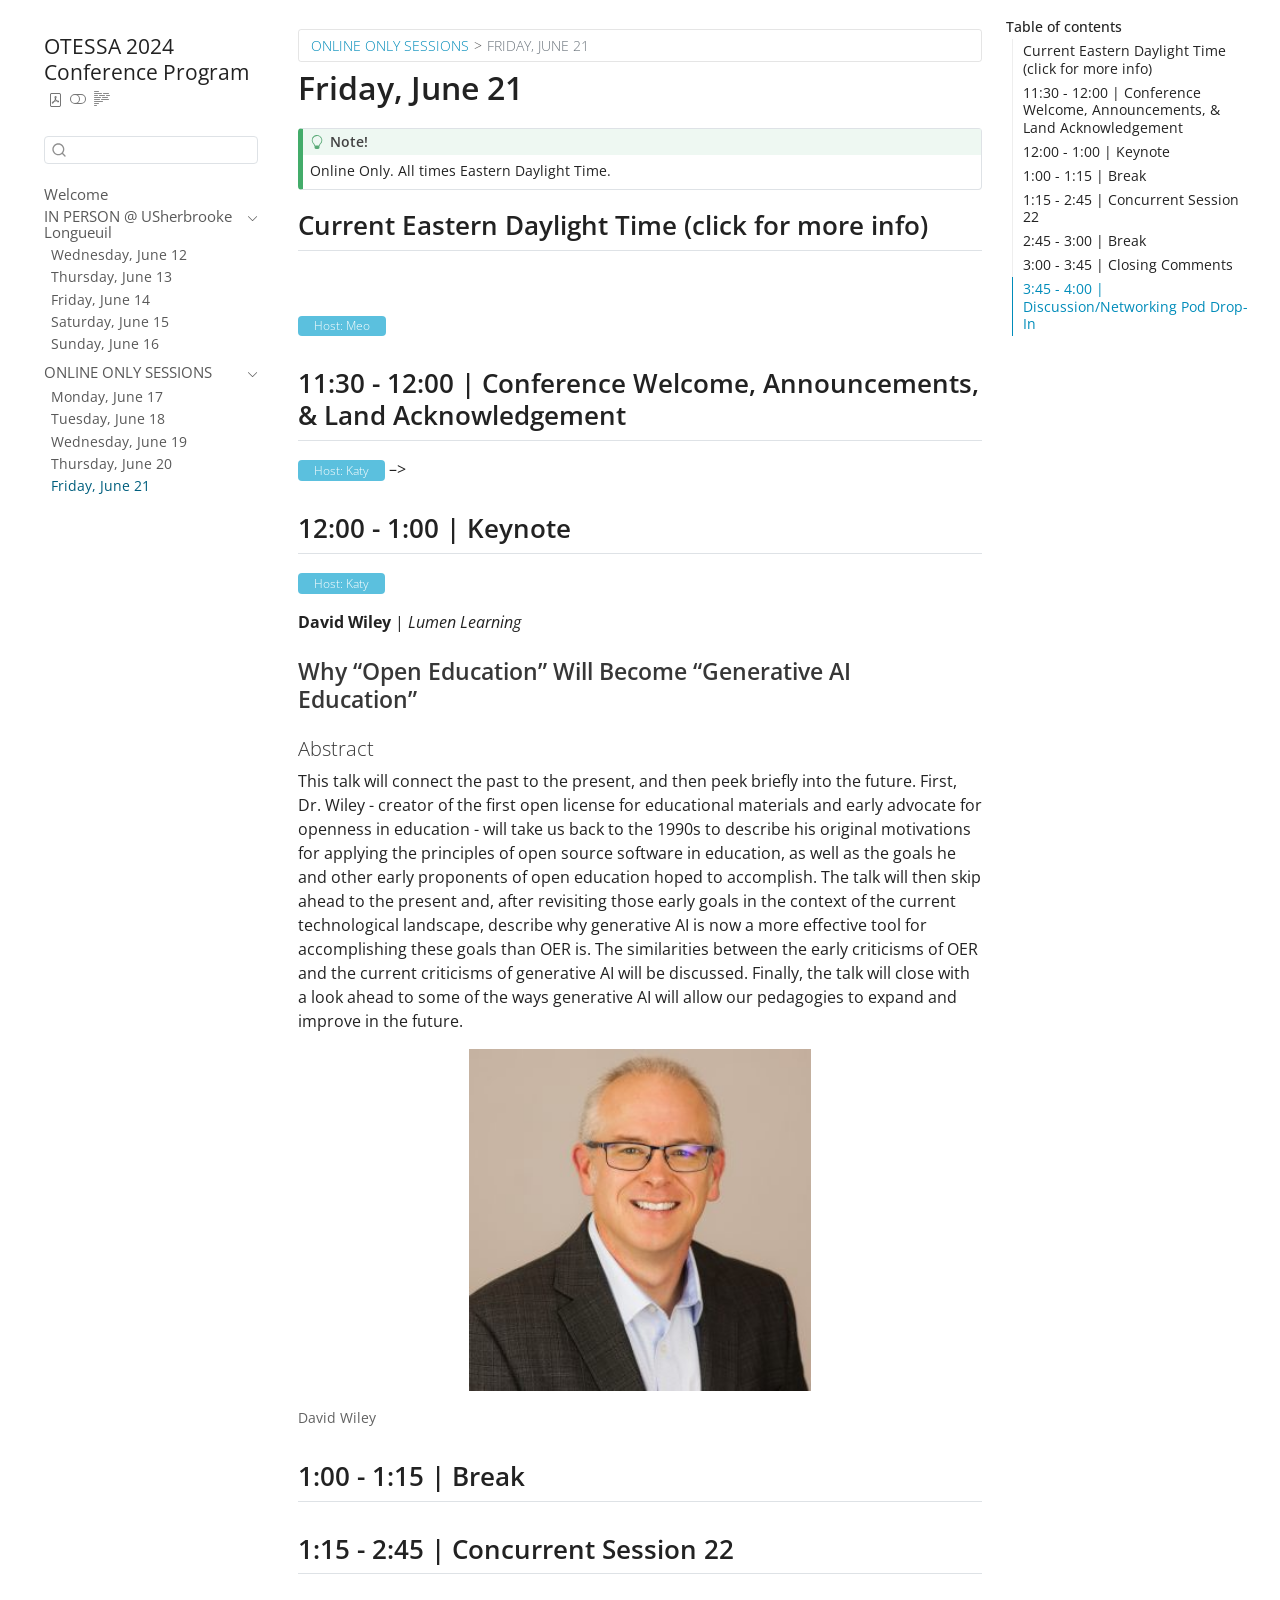
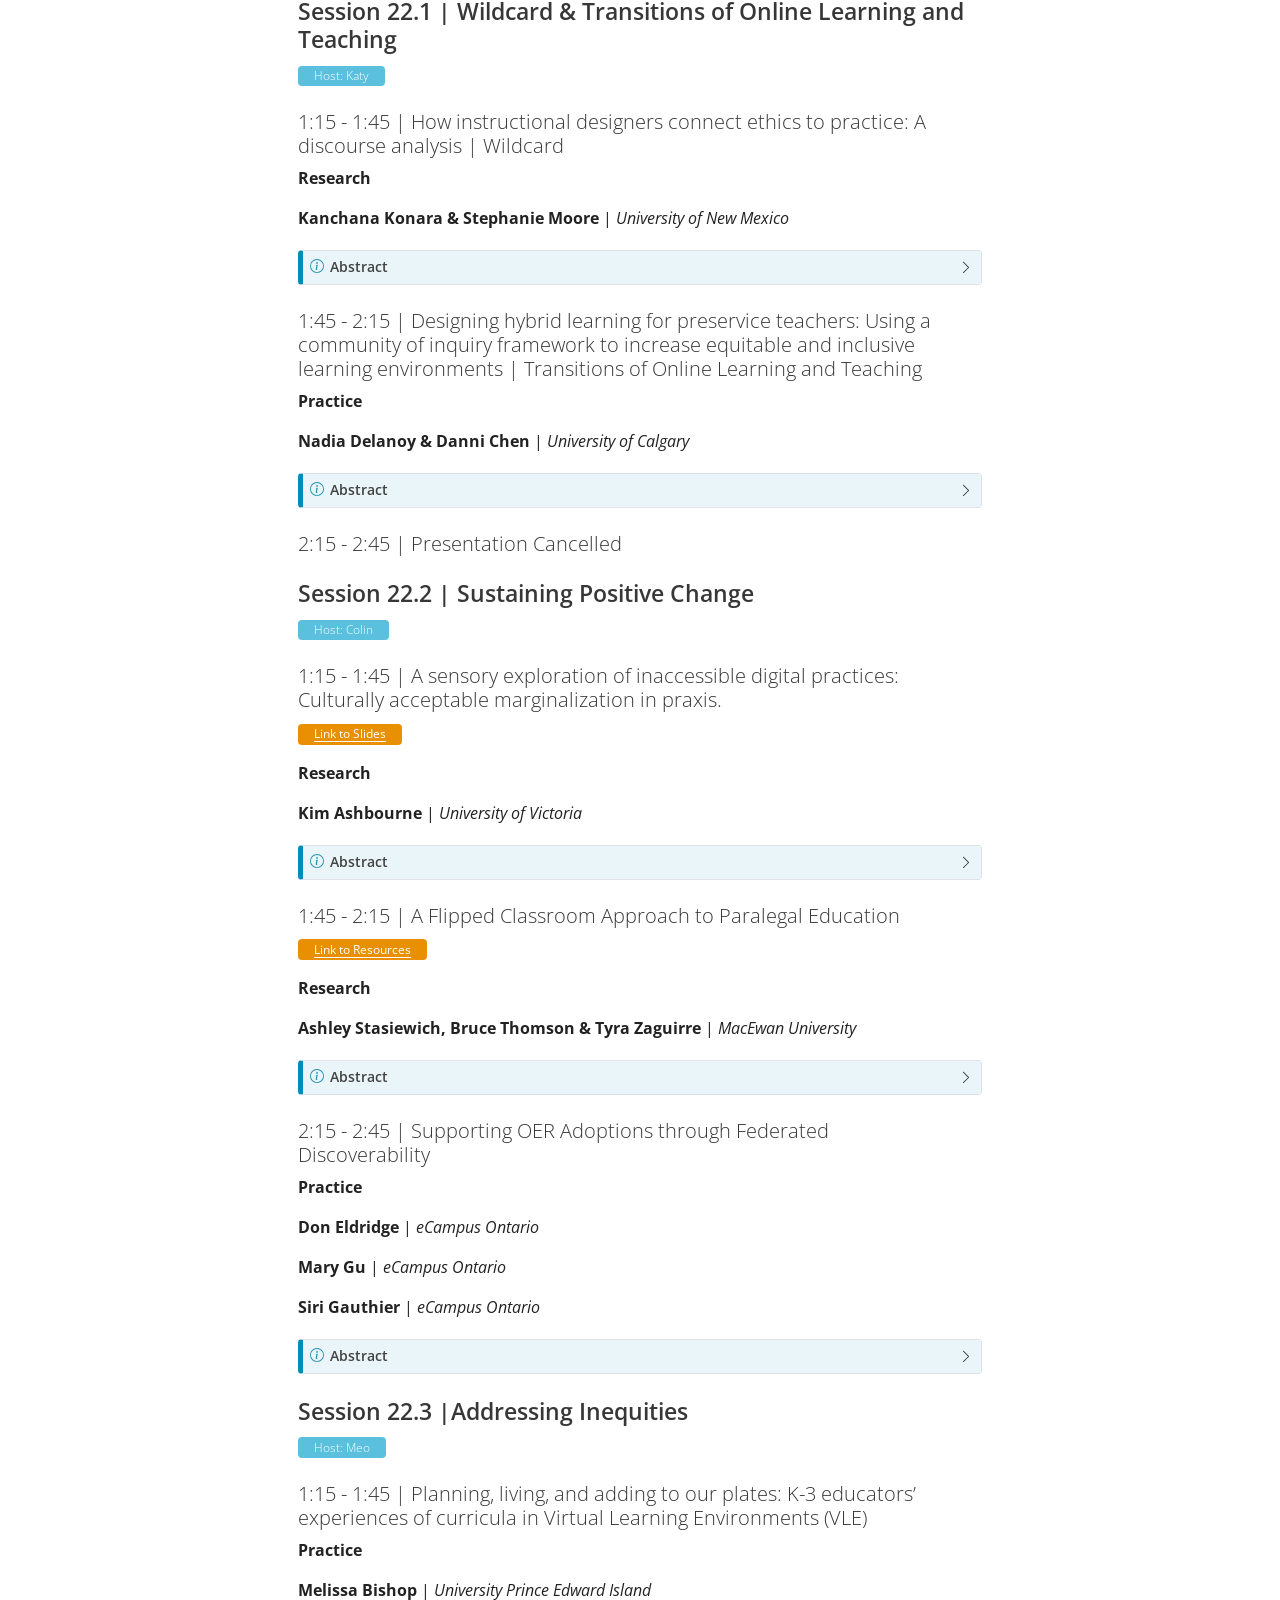
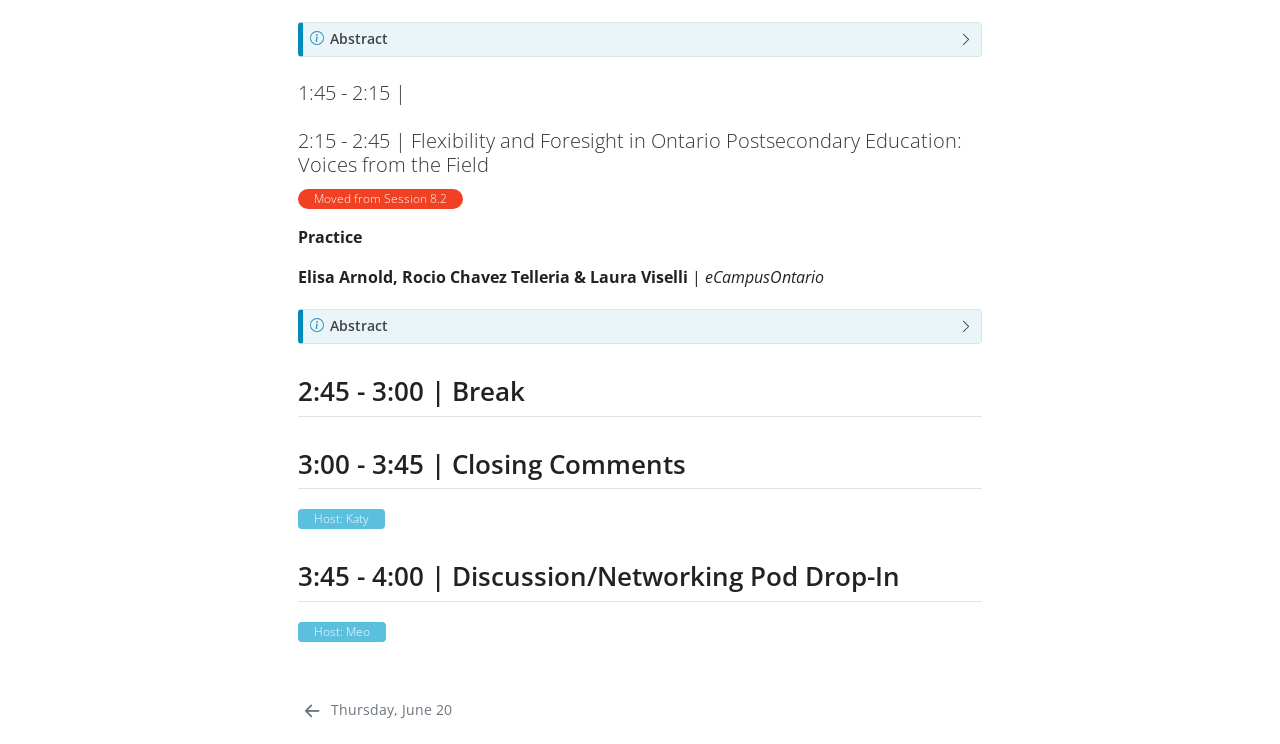
<file: docs/jun21.html>
<!DOCTYPE html>
<html xmlns="http://www.w3.org/1999/xhtml" lang="en" xml:lang="en"><head>

<meta charset="utf-8">
<meta name="generator" content="quarto-1.4.545">

<meta name="viewport" content="width=device-width, initial-scale=1.0, user-scalable=yes">


<title>OTESSA 2024 Conference Program - Friday, June 21</title>
<style>
code{white-space: pre-wrap;}
span.smallcaps{font-variant: small-caps;}
div.columns{display: flex; gap: min(4vw, 1.5em);}
div.column{flex: auto; overflow-x: auto;}
div.hanging-indent{margin-left: 1.5em; text-indent: -1.5em;}
ul.task-list{list-style: none;}
ul.task-list li input[type="checkbox"] {
  width: 0.8em;
  margin: 0 0.8em 0.2em -1em; /* quarto-specific, see https://github.com/quarto-dev/quarto-cli/issues/4556 */ 
  vertical-align: middle;
}
</style>


<script src="site_libs/quarto-nav/quarto-nav.js"></script>
<script src="site_libs/quarto-nav/headroom.min.js"></script>
<script src="site_libs/clipboard/clipboard.min.js"></script>
<script src="site_libs/quarto-search/autocomplete.umd.js"></script>
<script src="site_libs/quarto-search/fuse.min.js"></script>
<script src="site_libs/quarto-search/quarto-search.js"></script>
<meta name="quarto:offset" content="./">
<link href="./jun20.html" rel="prev">
<script src="site_libs/quarto-html/quarto.js"></script>
<script src="site_libs/quarto-html/popper.min.js"></script>
<script src="site_libs/quarto-html/tippy.umd.min.js"></script>
<script src="site_libs/quarto-html/anchor.min.js"></script>
<link href="site_libs/quarto-html/tippy.css" rel="stylesheet">
<link href="site_libs/quarto-html/quarto-syntax-highlighting.css" rel="stylesheet" class="quarto-color-scheme" id="quarto-text-highlighting-styles">
<link href="site_libs/quarto-html/quarto-syntax-highlighting-dark.css" rel="prefetch" class="quarto-color-scheme quarto-color-alternate" id="quarto-text-highlighting-styles">
<script src="site_libs/bootstrap/bootstrap.min.js"></script>
<link href="site_libs/bootstrap/bootstrap-icons.css" rel="stylesheet">
<link href="site_libs/bootstrap/bootstrap.min.css" rel="stylesheet" class="quarto-color-scheme" id="quarto-bootstrap" data-mode="light">
<link href="site_libs/bootstrap/bootstrap-dark.min.css" rel="prefetch" class="quarto-color-scheme quarto-color-alternate" id="quarto-bootstrap" data-mode="dark">
<script id="quarto-search-options" type="application/json">{
  "location": "sidebar",
  "copy-button": false,
  "collapse-after": 3,
  "panel-placement": "start",
  "type": "textbox",
  "limit": 50,
  "keyboard-shortcut": [
    "f",
    "/",
    "s"
  ],
  "show-item-context": false,
  "language": {
    "search-no-results-text": "No results",
    "search-matching-documents-text": "matching documents",
    "search-copy-link-title": "Copy link to search",
    "search-hide-matches-text": "Hide additional matches",
    "search-more-match-text": "more match in this document",
    "search-more-matches-text": "more matches in this document",
    "search-clear-button-title": "Clear",
    "search-text-placeholder": "",
    "search-detached-cancel-button-title": "Cancel",
    "search-submit-button-title": "Submit",
    "search-label": "Search"
  }
}</script>


</head>

<body class="nav-sidebar floating">

<div id="quarto-search-results"></div>
  <header id="quarto-header" class="headroom fixed-top">
  <nav class="quarto-secondary-nav">
    <div class="container-fluid d-flex">
      <button type="button" class="quarto-btn-toggle btn" data-bs-toggle="collapse" data-bs-target=".quarto-sidebar-collapse-item" aria-controls="quarto-sidebar" aria-expanded="false" aria-label="Toggle sidebar navigation" onclick="if (window.quartoToggleHeadroom) { window.quartoToggleHeadroom(); }">
        <i class="bi bi-layout-text-sidebar-reverse"></i>
      </button>
        <nav class="quarto-page-breadcrumbs" aria-label="breadcrumb"><ol class="breadcrumb"><li class="breadcrumb-item"><a href="./jun17.html">ONLINE ONLY SESSIONS</a></li><li class="breadcrumb-item"><a href="./jun21.html">Friday, June 21</a></li></ol></nav>
        <a class="flex-grow-1" role="button" data-bs-toggle="collapse" data-bs-target=".quarto-sidebar-collapse-item" aria-controls="quarto-sidebar" aria-expanded="false" aria-label="Toggle sidebar navigation" onclick="if (window.quartoToggleHeadroom) { window.quartoToggleHeadroom(); }">      
        </a>
      <button type="button" class="btn quarto-search-button" aria-label="" onclick="window.quartoOpenSearch();">
        <i class="bi bi-search"></i>
      </button>
    </div>
  </nav>
</header>
<!-- content -->
<div id="quarto-content" class="quarto-container page-columns page-rows-contents page-layout-article">
<!-- sidebar -->
  <nav id="quarto-sidebar" class="sidebar collapse collapse-horizontal quarto-sidebar-collapse-item sidebar-navigation floating overflow-auto">
    <div class="pt-lg-2 mt-2 text-left sidebar-header">
    <div class="sidebar-title mb-0 py-0">
      <a href="./">OTESSA 2024 Conference Program</a> 
        <div class="sidebar-tools-main tools-wide">
    <a href="./OTESSA-2024-Conference-Program.pdf" title="Download PDF" class="quarto-navigation-tool px-1" aria-label="Download PDF"><i class="bi bi-file-pdf"></i></a>
  <a href="" class="quarto-color-scheme-toggle quarto-navigation-tool  px-1" onclick="window.quartoToggleColorScheme(); return false;" title="Toggle dark mode"><i class="bi"></i></a>
  <a href="" class="quarto-reader-toggle quarto-navigation-tool px-1" onclick="window.quartoToggleReader(); return false;" title="Toggle reader mode">
  <div class="quarto-reader-toggle-btn">
  <i class="bi"></i>
  </div>
</a>
</div>
    </div>
      </div>
        <div class="mt-2 flex-shrink-0 align-items-center">
        <div class="sidebar-search">
        <div id="quarto-search" class="" title="Search"></div>
        </div>
        </div>
    <div class="sidebar-menu-container"> 
    <ul class="list-unstyled mt-1">
        <li class="sidebar-item">
  <div class="sidebar-item-container"> 
  <a href="./index.html" class="sidebar-item-text sidebar-link">
 <span class="menu-text">Welcome</span></a>
  </div>
</li>
        <li class="sidebar-item sidebar-item-section">
      <div class="sidebar-item-container"> 
            <a class="sidebar-item-text sidebar-link text-start" data-bs-toggle="collapse" data-bs-target="#quarto-sidebar-section-1" aria-expanded="true">
 <span class="menu-text">IN PERSON @ USherbrooke Longueuil</span></a>
          <a class="sidebar-item-toggle text-start" data-bs-toggle="collapse" data-bs-target="#quarto-sidebar-section-1" aria-expanded="true" aria-label="Toggle section">
            <i class="bi bi-chevron-right ms-2"></i>
          </a> 
      </div>
      <ul id="quarto-sidebar-section-1" class="collapse list-unstyled sidebar-section depth1 show">  
          <li class="sidebar-item">
  <div class="sidebar-item-container"> 
  <a href="./jun12.html" class="sidebar-item-text sidebar-link">
 <span class="menu-text">Wednesday, June 12</span></a>
  </div>
</li>
          <li class="sidebar-item">
  <div class="sidebar-item-container"> 
  <a href="./jun13.html" class="sidebar-item-text sidebar-link">
 <span class="menu-text">Thursday, June 13</span></a>
  </div>
</li>
          <li class="sidebar-item">
  <div class="sidebar-item-container"> 
  <a href="./jun14.html" class="sidebar-item-text sidebar-link">
 <span class="menu-text">Friday, June 14</span></a>
  </div>
</li>
          <li class="sidebar-item">
  <div class="sidebar-item-container"> 
  <a href="./jun15.html" class="sidebar-item-text sidebar-link">
 <span class="menu-text">Saturday, June 15</span></a>
  </div>
</li>
          <li class="sidebar-item">
  <div class="sidebar-item-container"> 
  <a href="./jun16.html" class="sidebar-item-text sidebar-link">
 <span class="menu-text">Sunday, June 16</span></a>
  </div>
</li>
      </ul>
  </li>
        <li class="sidebar-item sidebar-item-section">
      <div class="sidebar-item-container"> 
            <a class="sidebar-item-text sidebar-link text-start" data-bs-toggle="collapse" data-bs-target="#quarto-sidebar-section-2" aria-expanded="true">
 <span class="menu-text">ONLINE ONLY SESSIONS</span></a>
          <a class="sidebar-item-toggle text-start" data-bs-toggle="collapse" data-bs-target="#quarto-sidebar-section-2" aria-expanded="true" aria-label="Toggle section">
            <i class="bi bi-chevron-right ms-2"></i>
          </a> 
      </div>
      <ul id="quarto-sidebar-section-2" class="collapse list-unstyled sidebar-section depth1 show">  
          <li class="sidebar-item">
  <div class="sidebar-item-container"> 
  <a href="./jun17.html" class="sidebar-item-text sidebar-link">
 <span class="menu-text">Monday, June 17</span></a>
  </div>
</li>
          <li class="sidebar-item">
  <div class="sidebar-item-container"> 
  <a href="./jun18.html" class="sidebar-item-text sidebar-link">
 <span class="menu-text">Tuesday, June 18</span></a>
  </div>
</li>
          <li class="sidebar-item">
  <div class="sidebar-item-container"> 
  <a href="./jun19.html" class="sidebar-item-text sidebar-link">
 <span class="menu-text">Wednesday, June 19</span></a>
  </div>
</li>
          <li class="sidebar-item">
  <div class="sidebar-item-container"> 
  <a href="./jun20.html" class="sidebar-item-text sidebar-link">
 <span class="menu-text">Thursday, June 20</span></a>
  </div>
</li>
          <li class="sidebar-item">
  <div class="sidebar-item-container"> 
  <a href="./jun21.html" class="sidebar-item-text sidebar-link active">
 <span class="menu-text">Friday, June 21</span></a>
  </div>
</li>
      </ul>
  </li>
    </ul>
    </div>
</nav>
<div id="quarto-sidebar-glass" class="quarto-sidebar-collapse-item" data-bs-toggle="collapse" data-bs-target=".quarto-sidebar-collapse-item"></div>
<!-- margin-sidebar -->
    <div id="quarto-margin-sidebar" class="sidebar margin-sidebar">
        <nav id="TOC" role="doc-toc" class="toc-active">
    <h2 id="toc-title">Table of contents</h2>
   
  <ul>
  <li><a href="#current-eastern-daylight-time-click-for-more-info" id="toc-current-eastern-daylight-time-click-for-more-info" class="nav-link active" data-scroll-target="#current-eastern-daylight-time-click-for-more-info">Current Eastern Daylight Time (click for more info)</a></li>
  <li><a href="#conference-welcome-announcements-land-acknowledgement" id="toc-conference-welcome-announcements-land-acknowledgement" class="nav-link" data-scroll-target="#conference-welcome-announcements-land-acknowledgement">11:30 - 12:00 | Conference Welcome, Announcements, &amp; Land Acknowledgement</a></li>
  <li><a href="#keynote" id="toc-keynote" class="nav-link" data-scroll-target="#keynote">12:00 - 1:00 | Keynote</a>
  <ul>
  <li><a href="#why-open-education-will-become-generative-ai-education" id="toc-why-open-education-will-become-generative-ai-education" class="nav-link" data-scroll-target="#why-open-education-will-become-generative-ai-education">Why “Open Education” Will Become “Generative AI Education”</a>
  <ul class="collapse">
  <li><a href="#abstract" id="toc-abstract" class="nav-link" data-scroll-target="#abstract">Abstract</a></li>
  </ul></li>
  </ul></li>
  <li><a href="#break" id="toc-break" class="nav-link" data-scroll-target="#break">1:00 - 1:15 | Break</a></li>
  <li><a href="#concurrent-session-22" id="toc-concurrent-session-22" class="nav-link" data-scroll-target="#concurrent-session-22">1:15 - 2:45 | Concurrent Session 22</a>
  <ul>
  <li><a href="#session-22.1-wildcard-transitions-of-online-learning-and-teaching" id="toc-session-22.1-wildcard-transitions-of-online-learning-and-teaching" class="nav-link" data-scroll-target="#session-22.1-wildcard-transitions-of-online-learning-and-teaching">Session 22.1 | Wildcard &amp; Transitions of Online Learning and Teaching</a>
  <ul class="collapse">
  <li><a href="#how-instructional-designers-connect-ethics-to-practice-a-discourse-analysis-wildcard" id="toc-how-instructional-designers-connect-ethics-to-practice-a-discourse-analysis-wildcard" class="nav-link" data-scroll-target="#how-instructional-designers-connect-ethics-to-practice-a-discourse-analysis-wildcard">1:15 - 1:45 | How instructional designers connect ethics to practice: A discourse analysis | Wildcard</a></li>
  <li><a href="#designing-hybrid-learning-for-preservice-teachers-using-a-community-of-inquiry-framework-to-increase-equitable-and-inclusive-learning-environments-transitions-of-online-learning-and-teaching" id="toc-designing-hybrid-learning-for-preservice-teachers-using-a-community-of-inquiry-framework-to-increase-equitable-and-inclusive-learning-environments-transitions-of-online-learning-and-teaching" class="nav-link" data-scroll-target="#designing-hybrid-learning-for-preservice-teachers-using-a-community-of-inquiry-framework-to-increase-equitable-and-inclusive-learning-environments-transitions-of-online-learning-and-teaching">1:45 - 2:15 | Designing hybrid learning for preservice teachers: Using a community of inquiry framework to increase equitable and inclusive learning environments | Transitions of Online Learning and Teaching</a></li>
  <li><a href="#presentation-cancelled" id="toc-presentation-cancelled" class="nav-link" data-scroll-target="#presentation-cancelled">2:15 - 2:45 | Presentation Cancelled</a></li>
  </ul></li>
  <li><a href="#session-22.2-sustaining-positive-change" id="toc-session-22.2-sustaining-positive-change" class="nav-link" data-scroll-target="#session-22.2-sustaining-positive-change">Session 22.2 | Sustaining Positive Change</a>
  <ul class="collapse">
  <li><a href="#a-sensory-exploration-of-inaccessible-digital-practices-culturally-acceptable-marginalization-in-praxis." id="toc-a-sensory-exploration-of-inaccessible-digital-practices-culturally-acceptable-marginalization-in-praxis." class="nav-link" data-scroll-target="#a-sensory-exploration-of-inaccessible-digital-practices-culturally-acceptable-marginalization-in-praxis.">1:15 - 1:45 | A sensory exploration of inaccessible digital practices: Culturally acceptable marginalization in praxis.</a></li>
  <li><a href="#a-flipped-classroom-approach-to-paralegal-education" id="toc-a-flipped-classroom-approach-to-paralegal-education" class="nav-link" data-scroll-target="#a-flipped-classroom-approach-to-paralegal-education">1:45 - 2:15 | A Flipped Classroom Approach to Paralegal Education</a></li>
  <li><a href="#supporting-oer-adoptions-through-federated-discoverability" id="toc-supporting-oer-adoptions-through-federated-discoverability" class="nav-link" data-scroll-target="#supporting-oer-adoptions-through-federated-discoverability">2:15 - 2:45 | Supporting OER Adoptions through Federated Discoverability</a></li>
  </ul></li>
  <li><a href="#session-22.3-addressing-inequities" id="toc-session-22.3-addressing-inequities" class="nav-link" data-scroll-target="#session-22.3-addressing-inequities">Session 22.3 |Addressing Inequities</a>
  <ul class="collapse">
  <li><a href="#planning-living-and-adding-to-our-plates-k-3-educators-experiences-of-curricula-in-virtual-learning-environments-vle" id="toc-planning-living-and-adding-to-our-plates-k-3-educators-experiences-of-curricula-in-virtual-learning-environments-vle" class="nav-link" data-scroll-target="#planning-living-and-adding-to-our-plates-k-3-educators-experiences-of-curricula-in-virtual-learning-environments-vle">1:15 - 1:45 | Planning, living, and adding to our plates: K-3 educators’ experiences of curricula in Virtual Learning Environments (VLE)</a></li>
  <li><a href="#section" id="toc-section" class="nav-link" data-scroll-target="#section">1:45 - 2:15 |</a></li>
  <li><a href="#flexibility-and-foresight-in-ontario-postsecondary-education-voices-from-the-field" id="toc-flexibility-and-foresight-in-ontario-postsecondary-education-voices-from-the-field" class="nav-link" data-scroll-target="#flexibility-and-foresight-in-ontario-postsecondary-education-voices-from-the-field">2:15 - 2:45 | Flexibility and Foresight in Ontario Postsecondary Education: Voices from the Field</a></li>
  </ul></li>
  </ul></li>
  <li><a href="#break-1" id="toc-break-1" class="nav-link" data-scroll-target="#break-1">2:45 - 3:00 | Break</a></li>
  <li><a href="#closing-comments" id="toc-closing-comments" class="nav-link" data-scroll-target="#closing-comments">3:00 - 3:45 | Closing Comments</a></li>
  <li><a href="#discussionnetworking-pod-drop-in" id="toc-discussionnetworking-pod-drop-in" class="nav-link" data-scroll-target="#discussionnetworking-pod-drop-in">3:45 - 4:00 | Discussion/Networking Pod Drop-In</a></li>
  </ul>
</nav>
    </div>
<!-- main -->
<main class="content" id="quarto-document-content">

<header id="title-block-header" class="quarto-title-block default"><nav class="quarto-page-breadcrumbs quarto-title-breadcrumbs d-none d-lg-block" aria-label="breadcrumb"><ol class="breadcrumb"><li class="breadcrumb-item"><a href="./jun17.html">ONLINE ONLY SESSIONS</a></li><li class="breadcrumb-item"><a href="./jun21.html">Friday, June 21</a></li></ol></nav>
<div class="quarto-title">
<h1 class="title">Friday, June 21</h1>
</div>



<div class="quarto-title-meta">

    
  
    
  </div>
  


</header>


<div class="callout callout-style-default callout-tip callout-titled">
<div class="callout-header d-flex align-content-center">
<div class="callout-icon-container">
<i class="callout-icon"></i>
</div>
<div class="callout-title-container flex-fill">
Note!
</div>
</div>
<div class="callout-body-container callout-body">
<p>Online Only. All times Eastern Daylight Time.</p>
</div>
</div>
<section id="current-eastern-daylight-time-click-for-more-info" class="level2">
<h2 class="anchored" data-anchor-id="current-eastern-daylight-time-click-for-more-info">Current Eastern Daylight Time (click for more info)</h2>
<iframe src="https://free.timeanddate.com/clock/i98z8zgl/n165/fs18/tcccc/ftbi/tt0/tw1/tm1/ta1" frameborder="0" width="347" height="23">
</iframe>
<!--
## 11:00 - 11:30 | Co-Located Shared Meet-Up | Drop-In

<!--<a href="https://uvic.zoom.us/j/85851693272?pwd=i3BoOIaTeIsHMrhDaFDYHmpfGMUAnl.1" target="_blank" class="badge bg-success"><b>Link to Zoom</b></a>-->
<p><span class="badge bg-info">Host: Meo</span></p>
</section>
<section id="conference-welcome-announcements-land-acknowledgement" class="level2">
<h2 class="anchored" data-anchor-id="conference-welcome-announcements-land-acknowledgement">11:30 - 12:00 | Conference Welcome, Announcements, &amp; Land Acknowledgement</h2>
<!--<a href="https://uvic.zoom.us/j/82989966641?pwd=brtnNtb9ywxvMA4bzk1F2AeODmVsao.1" target="_blank" class="badge bg-success"><b>Link to Zoom</b></a>-->
<p><span class="badge bg-info">Host: Katy</span> –&gt;</p>
</section>
<section id="keynote" class="level2">
<h2 class="anchored" data-anchor-id="keynote">12:00 - 1:00 | Keynote</h2>
<!--<a href="https://uvic.zoom.us/j/87394655143?pwd=cVZHZEl0L3UwVm0yWHVOZFFXbGs3UT09" target="_blank" class="badge bg-success"><b>Link to Zoom</b></a>-->
<p><span class="badge bg-info">Host: Katy</span></p>
<p><strong>David Wiley</strong> | <em>Lumen Learning</em></p>
<section id="why-open-education-will-become-generative-ai-education" class="level3">
<h3 class="anchored" data-anchor-id="why-open-education-will-become-generative-ai-education">Why “Open Education” Will Become “Generative AI Education”</h3>
<section id="abstract" class="level4">
<h4 class="anchored" data-anchor-id="abstract">Abstract</h4>
<p>This talk will connect the past to the present, and then peek briefly into the future. First, Dr.&nbsp;Wiley - creator of the first open license for educational materials and early advocate for openness in education - will take us back to the 1990s to describe his original motivations for applying the principles of open source software in education, as well as the goals he and other early proponents of open education hoped to accomplish. The talk will then skip ahead to the present and, after revisiting those early goals in the context of the current technological landscape, describe why generative AI is now a more effective tool for accomplishing these goals than OER is. The similarities between the early criticisms of OER and the current criticisms of generative AI will be discussed. Finally, the talk will close with a look ahead to some of the ways generative AI will allow our pedagogies to expand and improve in the future.</p>
<div class="quarto-figure quarto-figure-center">
<figure class="figure">
<p><img src="David_Wiley.jpg" class="img-fluid quarto-figure quarto-figure-center figure-img" style="width:50.0%" alt="Front-facing headshot of David Wiley"></p>
<figcaption>David Wiley</figcaption>
</figure>
</div>
</section>
</section>
</section>
<section id="break" class="level2">
<h2 class="anchored" data-anchor-id="break">1:00 - 1:15 | Break</h2>
</section>
<section id="concurrent-session-22" class="level2">
<h2 class="anchored" data-anchor-id="concurrent-session-22">1:15 - 2:45 | Concurrent Session 22</h2>
<section id="session-22.1-wildcard-transitions-of-online-learning-and-teaching" class="level3">
<h3 class="anchored" data-anchor-id="session-22.1-wildcard-transitions-of-online-learning-and-teaching">Session 22.1 | Wildcard &amp; Transitions of Online Learning and Teaching</h3>
<!--<a href="https://uvic.zoom.us/j/86483513159?pwd=5y07Mva0zF5n1Fud4mDm851tqgZv3t.1" target="_blank" class="badge bg-success"><b>Link to Zoom</b></a>-->
<p><span class="badge bg-info">Host: Katy</span></p>
<section id="how-instructional-designers-connect-ethics-to-practice-a-discourse-analysis-wildcard" class="level4">
<h4 class="anchored" data-anchor-id="how-instructional-designers-connect-ethics-to-practice-a-discourse-analysis-wildcard">1:15 - 1:45 | How instructional designers connect ethics to practice: A discourse analysis | Wildcard</h4>
<p><strong>Research</strong></p>
<p><strong>Kanchana Konara &amp; Stephanie Moore</strong> | <em>University of New Mexico</em></p>
<div class="callout callout-style-default callout-note callout-titled">
<div class="callout-header d-flex align-content-center" data-bs-toggle="collapse" data-bs-target=".callout-2-contents" aria-controls="callout-2" aria-expanded="false" aria-label="Toggle callout">
<div class="callout-icon-container">
<i class="callout-icon"></i>
</div>
<div class="callout-title-container flex-fill">
Abstract
</div>
<div class="callout-btn-toggle d-inline-block border-0 py-1 ps-1 pe-0 float-end"><i class="callout-toggle"></i></div>
</div>
<div id="callout-2" class="callout-2-contents callout-collapse collapse">
<div class="callout-body-container callout-body">
<p>This study employs discourse analysis to examine how graduate students in instructional design engage in a discussion about ethics on an online discussion board set for a course on ethics and how their discourse on ethics changes over time. It further investigates how instructional designers link ethics and design in their discourse. The discourse analysis is conducted at micro-level (Shawn &amp; Bailey, 2009) using interactional sociolinguistics that focus on meaning-making and interpretation processes (Bailey, 2015) in the discussion board. Discussion is considered an ongoing interactional process where members of the online community respond to each other’s points.</p>
</div>
</div>
</div>
</section>
<section id="designing-hybrid-learning-for-preservice-teachers-using-a-community-of-inquiry-framework-to-increase-equitable-and-inclusive-learning-environments-transitions-of-online-learning-and-teaching" class="level4">
<h4 class="anchored" data-anchor-id="designing-hybrid-learning-for-preservice-teachers-using-a-community-of-inquiry-framework-to-increase-equitable-and-inclusive-learning-environments-transitions-of-online-learning-and-teaching">1:45 - 2:15 | Designing hybrid learning for preservice teachers: Using a community of inquiry framework to increase equitable and inclusive learning environments | Transitions of Online Learning and Teaching</h4>
<p><strong>Practice</strong></p>
<p><strong>Nadia Delanoy &amp; Danni Chen</strong> | <em>University of Calgary</em></p>
<div class="callout callout-style-default callout-note callout-titled">
<div class="callout-header d-flex align-content-center" data-bs-toggle="collapse" data-bs-target=".callout-3-contents" aria-controls="callout-3" aria-expanded="false" aria-label="Toggle callout">
<div class="callout-icon-container">
<i class="callout-icon"></i>
</div>
<div class="callout-title-container flex-fill">
Abstract
</div>
<div class="callout-btn-toggle d-inline-block border-0 py-1 ps-1 pe-0 float-end"><i class="callout-toggle"></i></div>
</div>
<div id="callout-3" class="callout-3-contents callout-collapse collapse">
<div class="callout-body-container callout-body">
<p>This study investigates the pedagogical and instructional design process of a hybrid course in pre-service teacher education. Guided by the Community of Inquiry (COI) framework, the course design aims to foster social, cognitive, and teaching presence in a hybrid learning environment. A narrative self-study approach was employed to reflect on the teaching practices of an instructor and a graduate teaching assistant (GTA). Data was obtained from their teaching reflections, which examined the impact of implementing a hybrid face-to-face driver model informed by COI on enhancing pre-service teachers’ learning experiences. The study results suggest that the hybrid course design provides a more inclusive and empowering learning environment. The flexible format allows students to demonstrate their learning and collaborate effectively while developing socio-emotional awareness. By examining the experiences and knowledge of an instructor and a GTA, this study offers insights into how to effectively incorporate digital technologies and hybrid practices to promote a deeper understanding of lived experience in learning within the context of teacher education programs. With the rapid shift to online learning because of the COVID-19 pandemic, understanding how to design and implement hybrid courses becomes crucial in empowering pre-service teachers for the digital era.</p>
</div>
</div>
</div>
</section>
<section id="presentation-cancelled" class="level4">
<h4 class="anchored" data-anchor-id="presentation-cancelled">2:15 - 2:45 | Presentation Cancelled</h4>
<!--
Encouraging Academic Writing: Online Graduate Education Writing Retreats | Transitions of Online Learning and Teaching

**Research**

**Connie Blomgren** | *Athabasca University*

::: {.callout-note collapse="true"}
##### Abstract
Graduate students frequently feel pressure to write, and this pressure frequently blocks writing progress. Faculty members also feel a similar pressure to write. Despite the onus upon the individual to produce theses, dissertations, journal articles, or book chapters, the academy has little structural support for authors and even less for affective provisions that inevitably are part of high stakes writing projects. This absence is also within positive psychology where research into the role of encouragement is scant (Wong et al., 2019). To address this lack, I have begun offering online writing retreats for graduate students and faculty. This presentation will describe the organization of the retreats, how I have advertised for attendance, and what happens during the online writing retreats. Using Jensen (2017)as inspiration and guide, these writing retreats have been well received. Both graduate students and faculty members have attended with positive feedback from each offering.

This presentation will cover the pragmatics of these writing retreats and the importance of encouragement as part of academic success(Wong et al., 2019), including scholarly writing. Applying neuroscience findings to the writing process(Bane, 2012; Hanson, 2009, 2013) informs these retreats and contributes to their positive reception.
:::
-->
</section>
</section>
<section id="session-22.2-sustaining-positive-change" class="level3">
<h3 class="anchored" data-anchor-id="session-22.2-sustaining-positive-change">Session 22.2 | Sustaining Positive Change</h3>
<!--<a href="https://uvic.zoom.us/j/87682931096?pwd=pBz2hEIllG0TOjjTUil6t0v83ARlqz.1" target="_blank" class="badge bg-success"><b>Link to Zoom</b></a>-->
<p><span class="badge bg-info">Host: Colin</span></p>
<section id="a-sensory-exploration-of-inaccessible-digital-practices-culturally-acceptable-marginalization-in-praxis." class="level4">
<h4 class="anchored" data-anchor-id="a-sensory-exploration-of-inaccessible-digital-practices-culturally-acceptable-marginalization-in-praxis.">1:15 - 1:45 | A sensory exploration of inaccessible digital practices: Culturally acceptable marginalization in praxis.</h4>
<p><a href="https://docs.google.com/presentation/d/1JQGC_9E8UCz5zY4UdFolEh5zl8nvuz5H/edit?usp=sharing&amp;ouid=117861400440747955577&amp;rtpof=true&amp;sd=true" target="_blank" class="badge bg-warning"><b>Link to Slides</b></a></p>
<p><strong>Research</strong></p>
<p><strong>Kim Ashbourne</strong> | <em>University of Victoria</em></p>
<div class="callout callout-style-default callout-note callout-titled">
<div class="callout-header d-flex align-content-center" data-bs-toggle="collapse" data-bs-target=".callout-4-contents" aria-controls="callout-4" aria-expanded="false" aria-label="Toggle callout">
<div class="callout-icon-container">
<i class="callout-icon"></i>
</div>
<div class="callout-title-container flex-fill">
Abstract
</div>
<div class="callout-btn-toggle d-inline-block border-0 py-1 ps-1 pe-0 float-end"><i class="callout-toggle"></i></div>
</div>
<div id="callout-4" class="callout-4-contents callout-collapse collapse">
<div class="callout-body-container callout-body">
<p>Globally, post-pandemic researchers in the field of digital accessibility research in education have concluded that despite the potential for information and communication technology (ICT) to remove barriers for learners with disabilities, post-secondary institutions continue to fall short of effectively using ICT to deliver equitable educative experiences to learners with disabilities (Seale, 2020). Digital accessibility frameworks, checklists, policies and various legislative “sticks” (as opposed to carrots) have been around for decades (Oswal &amp; Meloncon, 2017; Seale, 2004, 2006) but the problem persists. Accessibility and inclusion are viscerally relevant to disabled learners’ lived experience of post-secondary education. Digital accessibility and inaccessibility touch our bodies, minds, ethics, and our sense of self-in-community. This session uses learning artifacts, personal accounts and praxis provocations from the CanDARE.ca praxis project (Ashbourne, 2024) as jumping-off points for group discussions. The goal of this session is to get more people thinking and talking about the role digital inaccessibility plays in the education system’s oppression of learners with disabilities. Furthermore, we need to start talking about the Academy’s complicity in the silent marginalization of people with disabilities in the digital commons.</p>
</div>
</div>
</div>
</section>
<section id="a-flipped-classroom-approach-to-paralegal-education" class="level4">
<h4 class="anchored" data-anchor-id="a-flipped-classroom-approach-to-paralegal-education">1:45 - 2:15 | A Flipped Classroom Approach to Paralegal Education</h4>
<p><a href="https://drive.google.com/drive/folders/1YxNKFXLEAqR_FqRBd72zGv7HivaO_S2q?usp=drive_link" target="_blank" class="badge bg-warning"><b>Link to Resources</b></a></p>
<p><strong>Research</strong></p>
<p><strong>Ashley Stasiewich, Bruce Thomson &amp; Tyra Zaguirre</strong> | <em>MacEwan University</em></p>
<div class="callout callout-style-default callout-note callout-titled">
<div class="callout-header d-flex align-content-center" data-bs-toggle="collapse" data-bs-target=".callout-5-contents" aria-controls="callout-5" aria-expanded="false" aria-label="Toggle callout">
<div class="callout-icon-container">
<i class="callout-icon"></i>
</div>
<div class="callout-title-container flex-fill">
Abstract
</div>
<div class="callout-btn-toggle d-inline-block border-0 py-1 ps-1 pe-0 float-end"><i class="callout-toggle"></i></div>
</div>
<div id="callout-5" class="callout-5-contents callout-collapse collapse">
<div class="callout-body-container callout-body">
<p>Legal education traditionally follows two distinct paths, catering to law school students and legal studies majors. However, the training of paralegals, vital contributors to the legal workforce, often lacks comprehensive pedagogical research and effective instructional models. This presentation addresses the gap in legal education for non-lawyers, particularly paralegals, by exploring the implementation of a flipped classroom approach.</p>
<p>Current paralegal programs predominantly focus on clerical skills, leaving a deficit in higher-level legal comprehension and analytical abilities required in the field. Drawing on the success of flipped classroom models in law schools, this study aims to assess whether such an approach can enhance learner engagement and deepen understanding of fundamental legal principles among paralegal students.</p>
<p>Guided by the research question, “Does implementing a flipped classroom instructional approach in an Alberta university legal technology course for paralegals change learner engagement with the fundamental legal knowledge appropriate for paralegals, compared to lecture-based models?” the presentation will share findings from survey data collected in April 2024.</p>
<p>By examining the impact of flipped classrooms on paralegal education, this research contributes to the ongoing discourse on innovative pedagogies in legal instruction. The insights gained from this study can inform curriculum development, address the challenges paralegals face, and ensure they acquire the necessary competencies for success in the legal industry.</p>
</div>
</div>
</div>
</section>
<section id="supporting-oer-adoptions-through-federated-discoverability" class="level4">
<h4 class="anchored" data-anchor-id="supporting-oer-adoptions-through-federated-discoverability">2:15 - 2:45 | Supporting OER Adoptions through Federated Discoverability</h4>
<p><strong>Practice</strong></p>
<p><strong>Don Eldridge</strong> | <em>eCampus Ontario</em></p>
<p><strong>Mary Gu</strong> | <em>eCampus Ontario</em></p>
<p><strong>Siri Gauthier</strong> | <em>eCampus Ontario</em></p>
<div class="callout callout-style-default callout-note callout-titled">
<div class="callout-header d-flex align-content-center" data-bs-toggle="collapse" data-bs-target=".callout-6-contents" aria-controls="callout-6" aria-expanded="false" aria-label="Toggle callout">
<div class="callout-icon-container">
<i class="callout-icon"></i>
</div>
<div class="callout-title-container flex-fill">
Abstract
</div>
<div class="callout-btn-toggle d-inline-block border-0 py-1 ps-1 pe-0 float-end"><i class="callout-toggle"></i></div>
</div>
<div id="callout-6" class="callout-6-contents callout-collapse collapse">
<div class="callout-body-container callout-body">
<p>A key aspect of supporting OER adoption remains OER discoverability, which is commonly reported as a barrier to OER adoption as part of finding relevant resources and the time required to adopt (Belikov, &amp; Bodily, 2016; Lantrip &amp; Ray, 2021). This open data initiative includes the development of a metadata schema with crosswalks, technical configurations using Open Archives Initiative Protocol for Metadata Harvesting, and a collaborative pilot project to test and implement the technical solution. At the time of this proposal submission, the initiative is federating out the library metadata records to 24 post-secondary institutions. Lessons learned include working with consortiums and shared technology services, evaluating the value of federation for a wide range of post-secondary institutions, and the impact for future collaborations.</p>
</div>
</div>
</div>
</section>
</section>
<section id="session-22.3-addressing-inequities" class="level3">
<h3 class="anchored" data-anchor-id="session-22.3-addressing-inequities">Session 22.3 |Addressing Inequities</h3>
<!--<a href="https://uvic.zoom.us/j/83585619817?pwd=sK6NAQUCNbbipUhrBkp5LxgfnNtOS5.1" target="_blank" class="badge bg-success"><b>Link to Zoom</b></a>-->
<p><span class="badge bg-info">Host: Meo</span></p>
<section id="planning-living-and-adding-to-our-plates-k-3-educators-experiences-of-curricula-in-virtual-learning-environments-vle" class="level4">
<h4 class="anchored" data-anchor-id="planning-living-and-adding-to-our-plates-k-3-educators-experiences-of-curricula-in-virtual-learning-environments-vle">1:15 - 1:45 | Planning, living, and adding to our plates: K-3 educators’ experiences of curricula in Virtual Learning Environments (VLE)</h4>
<p><strong>Practice</strong></p>
<p><strong>Melissa Bishop</strong> | <em>University Prince Edward Island</em></p>
<div class="callout callout-style-default callout-note callout-titled">
<div class="callout-header d-flex align-content-center" data-bs-toggle="collapse" data-bs-target=".callout-7-contents" aria-controls="callout-7" aria-expanded="false" aria-label="Toggle callout">
<div class="callout-icon-container">
<i class="callout-icon"></i>
</div>
<div class="callout-title-container flex-fill">
Abstract
</div>
<div class="callout-btn-toggle d-inline-block border-0 py-1 ps-1 pe-0 float-end"><i class="callout-toggle"></i></div>
</div>
<div id="callout-7" class="callout-7-contents callout-collapse collapse">
<div class="callout-body-container callout-body">
<p>Virtual Learning Environments (VLE) have interested scholars since the late 20th century, with much of the research focusing on secondary and post-secondary instructors and learners (Brown, 2010; Dabbagh, 2007; Fuchs, 2014; Plump &amp; LaRosa, 2017; Proserpio &amp; Gioia, 2007). With the onset of VLEs in elementary education due to the COVID-19 pandemic and the continuation of synchronous virtual learning thereafter, VLEs have become commonplace in K-3 contexts across Ontario. Yet, as we contend with the ubiquitous nature of technology in early elementary, a paucity of literature exists regarding teachers’ and Early Childhood Educators’ (ECE) experiences of planned and lived curricula (Muldong et al., 2021; Aperribai et al., 2020; Ferdig et al., 2020) in VLEs. Starting from standpoint epistemologies (Au, 2012; Harding, 1991; Haraway, 2003), reflecting on five narrative interviews, and employing a narrative analysis of field texts (Clandinin, 2006; Clandinin &amp; Connelly, 1988, 1996, 2000), we unearthed six narrative threads: time, parent communication, relationship building, classroom community, engagement and teacher presence, and technological challenges. These six threads suggested how ECEs and teachers navigated the entanglements of planned and lived curricular experiences in VLEs. Further, the five threads exposed critical elements to be considered in future VLE policy and curricular reform in the K-3 context.</p>
</div>
</div>
</div>
</section>
<section id="section" class="level4">
<h4 class="anchored" data-anchor-id="section">1:45 - 2:15 |</h4>
<!--
Incorporating Open Educational Technology for Designing Diversity, Equity, and Inclusion Learning Experiences 

**Practice**

**Caroline Chance** | *California Polytechnic State University*

::: {.callout-note collapse="true"}
##### Abstract

The increasing number of English as a Second Language (ESL) students seeking education, the escalating costs of tuition, and the high proportion of students from racial minorities dropping out call for course content that is accessible, affordable, and all-embracing. First, recent studies have consistently found that most Open Educational Resources (OER) are designed for learners with advanced levels of English proficiency, which counters the purpose of offering curriculum to the general public. First-generation students and immigrant students are disproportionally disadvantaged by not having early exposure to terminology spoken by family members working in specialized professions such as law or medicine. Second, annual statistics have repeatedly shown the costs of tuition at both public and private universities rising faster than inflation, which reverses the improvements that higher education has made for decades in creating pathways. The decreasing affordability of attending college has negatively impacted under-sourced students who did not come from families that can provide financial support or graduated from school districts that could find funding sources. Third, the Department of Education findings indicate the high dropout rates among under-represented students, such as Latinx males and Black males due to monetary and mental health issues. The lack of representation in textbooks and case studies has resulted in a learning environment that is devoid of the multiplicity of ideas and acknowledgment of different cultural influences. In this session, the presenter will provide strategies for course materials that integrate common English, everyday application assignments, and examples that resonate with students.

:::

-->
</section>
<section id="flexibility-and-foresight-in-ontario-postsecondary-education-voices-from-the-field" class="level4">
<h4 class="anchored" data-anchor-id="flexibility-and-foresight-in-ontario-postsecondary-education-voices-from-the-field">2:15 - 2:45 | Flexibility and Foresight in Ontario Postsecondary Education: Voices from the Field</h4>
<p><span class="badge rounded-pill bg-danger">Moved from Session 8.2</span></p>
<p><strong>Practice</strong></p>
<p><strong>Elisa Arnold, Rocio Chavez Telleria &amp; Laura Viselli</strong> | <em>eCampusOntario</em></p>
<div class="callout callout-style-default callout-note callout-titled">
<div class="callout-header d-flex align-content-center" data-bs-toggle="collapse" data-bs-target=".callout-8-contents" aria-controls="callout-8" aria-expanded="false" aria-label="Toggle callout">
<div class="callout-icon-container">
<i class="callout-icon"></i>
</div>
<div class="callout-title-container flex-fill">
Abstract
</div>
<div class="callout-btn-toggle d-inline-block border-0 py-1 ps-1 pe-0 float-end"><i class="callout-toggle"></i></div>
</div>
<div id="callout-8" class="callout-8-contents callout-collapse collapse">
<div class="callout-body-container callout-body">
<p>Flexibility has emerged as a key area to support digital transformation in postsecondary education, and educators are often at the forefront of implementation. To understand how educators are thinking and feeling, we engaged with 45 educators from Ontario’s publicly-supported postsecondary institution through six virtual workshops using foresight methods to frame the conversations. Foresight is a formal, systematic way of thinking about the future, which offers a way to think about how the future might play out and expand the solution space. Specifically, we used the following foresight methods: Futures Triangle, to understand the interrelationships among future visions, present drivers of change, and past limitations; Causal Layered Analysis (CLA), to explore the assumptions that underlie the way we frame problems, situations, and solutions; and Three Horizons, to explore what would it take to transition from present situations to future visions. This presentation is a summary of the research about these educators think and feel about flexibility in post secondary education, including considerations of equity and ethics and the application to practice, policy and infrastructure and recommended next steps.</p>
</div>
</div>
</div>
</section>
</section>
</section>
<section id="break-1" class="level2">
<h2 class="anchored" data-anchor-id="break-1">2:45 - 3:00 | Break</h2>
</section>
<section id="closing-comments" class="level2">
<h2 class="anchored" data-anchor-id="closing-comments">3:00 - 3:45 | Closing Comments</h2>
<!--<a href="https://uvic.zoom.us/j/88689163871?pwd=yqOhnHJu4HoVy8bhkAH3xeiJ18tQln.1" target="_blank" class="badge bg-success"><b>Link to Zoom</b></a>-->
<p><span class="badge bg-info">Host: Katy</span></p>
</section>
<section id="discussionnetworking-pod-drop-in" class="level2">
<h2 class="anchored" data-anchor-id="discussionnetworking-pod-drop-in">3:45 - 4:00 | Discussion/Networking Pod Drop-In</h2>
<!--<a href="https://uvic.zoom.us/j/82508595259?pwd=o4592y2wE2B13LPtX5chWUMoKBr7O1.1" target="_blank" class="badge bg-success"><b>Link to Zoom</b></a>-->
<p><span class="badge bg-info">Host: Meo</span></p>


</section>

</main> <!-- /main -->
<script id="quarto-html-after-body" type="application/javascript">
window.document.addEventListener("DOMContentLoaded", function (event) {
  const toggleBodyColorMode = (bsSheetEl) => {
    const mode = bsSheetEl.getAttribute("data-mode");
    const bodyEl = window.document.querySelector("body");
    if (mode === "dark") {
      bodyEl.classList.add("quarto-dark");
      bodyEl.classList.remove("quarto-light");
    } else {
      bodyEl.classList.add("quarto-light");
      bodyEl.classList.remove("quarto-dark");
    }
  }
  const toggleBodyColorPrimary = () => {
    const bsSheetEl = window.document.querySelector("link#quarto-bootstrap");
    if (bsSheetEl) {
      toggleBodyColorMode(bsSheetEl);
    }
  }
  toggleBodyColorPrimary();  
  const disableStylesheet = (stylesheets) => {
    for (let i=0; i < stylesheets.length; i++) {
      const stylesheet = stylesheets[i];
      stylesheet.rel = 'prefetch';
    }
  }
  const enableStylesheet = (stylesheets) => {
    for (let i=0; i < stylesheets.length; i++) {
      const stylesheet = stylesheets[i];
      stylesheet.rel = 'stylesheet';
    }
  }
  const manageTransitions = (selector, allowTransitions) => {
    const els = window.document.querySelectorAll(selector);
    for (let i=0; i < els.length; i++) {
      const el = els[i];
      if (allowTransitions) {
        el.classList.remove('notransition');
      } else {
        el.classList.add('notransition');
      }
    }
  }
  const toggleGiscusIfUsed = (isAlternate, darkModeDefault) => {
    const baseTheme = document.querySelector('#giscus-base-theme')?.value ?? 'light';
    const alternateTheme = document.querySelector('#giscus-alt-theme')?.value ?? 'dark';
    let newTheme = '';
    if(darkModeDefault) {
      newTheme = isAlternate ? baseTheme : alternateTheme;
    } else {
      newTheme = isAlternate ? alternateTheme : baseTheme;
    }
    const changeGiscusTheme = () => {
      // From: https://github.com/giscus/giscus/issues/336
      const sendMessage = (message) => {
        const iframe = document.querySelector('iframe.giscus-frame');
        if (!iframe) return;
        iframe.contentWindow.postMessage({ giscus: message }, 'https://giscus.app');
      }
      sendMessage({
        setConfig: {
          theme: newTheme
        }
      });
    }
    const isGiscussLoaded = window.document.querySelector('iframe.giscus-frame') !== null;
    if (isGiscussLoaded) {
      changeGiscusTheme();
    }
  }
  const toggleColorMode = (alternate) => {
    // Switch the stylesheets
    const alternateStylesheets = window.document.querySelectorAll('link.quarto-color-scheme.quarto-color-alternate');
    manageTransitions('#quarto-margin-sidebar .nav-link', false);
    if (alternate) {
      enableStylesheet(alternateStylesheets);
      for (const sheetNode of alternateStylesheets) {
        if (sheetNode.id === "quarto-bootstrap") {
          toggleBodyColorMode(sheetNode);
        }
      }
    } else {
      disableStylesheet(alternateStylesheets);
      toggleBodyColorPrimary();
    }
    manageTransitions('#quarto-margin-sidebar .nav-link', true);
    // Switch the toggles
    const toggles = window.document.querySelectorAll('.quarto-color-scheme-toggle');
    for (let i=0; i < toggles.length; i++) {
      const toggle = toggles[i];
      if (toggle) {
        if (alternate) {
          toggle.classList.add("alternate");     
        } else {
          toggle.classList.remove("alternate");
        }
      }
    }
    // Hack to workaround the fact that safari doesn't
    // properly recolor the scrollbar when toggling (#1455)
    if (navigator.userAgent.indexOf('Safari') > 0 && navigator.userAgent.indexOf('Chrome') == -1) {
      manageTransitions("body", false);
      window.scrollTo(0, 1);
      setTimeout(() => {
        window.scrollTo(0, 0);
        manageTransitions("body", true);
      }, 40);  
    }
  }
  const isFileUrl = () => { 
    return window.location.protocol === 'file:';
  }
  const hasAlternateSentinel = () => {  
    let styleSentinel = getColorSchemeSentinel();
    if (styleSentinel !== null) {
      return styleSentinel === "alternate";
    } else {
      return false;
    }
  }
  const setStyleSentinel = (alternate) => {
    const value = alternate ? "alternate" : "default";
    if (!isFileUrl()) {
      window.localStorage.setItem("quarto-color-scheme", value);
    } else {
      localAlternateSentinel = value;
    }
  }
  const getColorSchemeSentinel = () => {
    if (!isFileUrl()) {
      const storageValue = window.localStorage.getItem("quarto-color-scheme");
      return storageValue != null ? storageValue : localAlternateSentinel;
    } else {
      return localAlternateSentinel;
    }
  }
  const darkModeDefault = false;
  let localAlternateSentinel = darkModeDefault ? 'alternate' : 'default';
  // Dark / light mode switch
  window.quartoToggleColorScheme = () => {
    // Read the current dark / light value 
    let toAlternate = !hasAlternateSentinel();
    toggleColorMode(toAlternate);
    setStyleSentinel(toAlternate);
    toggleGiscusIfUsed(toAlternate, darkModeDefault);
  };
  // Ensure there is a toggle, if there isn't float one in the top right
  if (window.document.querySelector('.quarto-color-scheme-toggle') === null) {
    const a = window.document.createElement('a');
    a.classList.add('top-right');
    a.classList.add('quarto-color-scheme-toggle');
    a.href = "";
    a.onclick = function() { try { window.quartoToggleColorScheme(); } catch {} return false; };
    const i = window.document.createElement("i");
    i.classList.add('bi');
    a.appendChild(i);
    window.document.body.appendChild(a);
  }
  // Switch to dark mode if need be
  if (hasAlternateSentinel()) {
    toggleColorMode(true);
  } else {
    toggleColorMode(false);
  }
  const icon = "";
  const anchorJS = new window.AnchorJS();
  anchorJS.options = {
    placement: 'right',
    icon: icon
  };
  anchorJS.add('.anchored');
  const isCodeAnnotation = (el) => {
    for (const clz of el.classList) {
      if (clz.startsWith('code-annotation-')) {                     
        return true;
      }
    }
    return false;
  }
  const clipboard = new window.ClipboardJS('.code-copy-button', {
    text: function(trigger) {
      const codeEl = trigger.previousElementSibling.cloneNode(true);
      for (const childEl of codeEl.children) {
        if (isCodeAnnotation(childEl)) {
          childEl.remove();
        }
      }
      return codeEl.innerText;
    }
  });
  clipboard.on('success', function(e) {
    // button target
    const button = e.trigger;
    // don't keep focus
    button.blur();
    // flash "checked"
    button.classList.add('code-copy-button-checked');
    var currentTitle = button.getAttribute("title");
    button.setAttribute("title", "Copied!");
    let tooltip;
    if (window.bootstrap) {
      button.setAttribute("data-bs-toggle", "tooltip");
      button.setAttribute("data-bs-placement", "left");
      button.setAttribute("data-bs-title", "Copied!");
      tooltip = new bootstrap.Tooltip(button, 
        { trigger: "manual", 
          customClass: "code-copy-button-tooltip",
          offset: [0, -8]});
      tooltip.show();    
    }
    setTimeout(function() {
      if (tooltip) {
        tooltip.hide();
        button.removeAttribute("data-bs-title");
        button.removeAttribute("data-bs-toggle");
        button.removeAttribute("data-bs-placement");
      }
      button.setAttribute("title", currentTitle);
      button.classList.remove('code-copy-button-checked');
    }, 1000);
    // clear code selection
    e.clearSelection();
  });
  function tippyHover(el, contentFn, onTriggerFn, onUntriggerFn) {
    const config = {
      allowHTML: true,
      maxWidth: 500,
      delay: 100,
      arrow: false,
      appendTo: function(el) {
          return el.parentElement;
      },
      interactive: true,
      interactiveBorder: 10,
      theme: 'quarto',
      placement: 'bottom-start',
    };
    if (contentFn) {
      config.content = contentFn;
    }
    if (onTriggerFn) {
      config.onTrigger = onTriggerFn;
    }
    if (onUntriggerFn) {
      config.onUntrigger = onUntriggerFn;
    }
    window.tippy(el, config); 
  }
  const noterefs = window.document.querySelectorAll('a[role="doc-noteref"]');
  for (var i=0; i<noterefs.length; i++) {
    const ref = noterefs[i];
    tippyHover(ref, function() {
      // use id or data attribute instead here
      let href = ref.getAttribute('data-footnote-href') || ref.getAttribute('href');
      try { href = new URL(href).hash; } catch {}
      const id = href.replace(/^#\/?/, "");
      const note = window.document.getElementById(id);
      return note.innerHTML;
    });
  }
  const xrefs = window.document.querySelectorAll('a.quarto-xref');
  const processXRef = (id, note) => {
    // Strip column container classes
    const stripColumnClz = (el) => {
      el.classList.remove("page-full", "page-columns");
      if (el.children) {
        for (const child of el.children) {
          stripColumnClz(child);
        }
      }
    }
    stripColumnClz(note)
    if (id === null || id.startsWith('sec-')) {
      // Special case sections, only their first couple elements
      const container = document.createElement("div");
      if (note.children && note.children.length > 2) {
        container.appendChild(note.children[0].cloneNode(true));
        for (let i = 1; i < note.children.length; i++) {
          const child = note.children[i];
          if (child.tagName === "P" && child.innerText === "") {
            continue;
          } else {
            container.appendChild(child.cloneNode(true));
            break;
          }
        }
        if (window.Quarto?.typesetMath) {
          window.Quarto.typesetMath(container);
        }
        return container.innerHTML
      } else {
        if (window.Quarto?.typesetMath) {
          window.Quarto.typesetMath(note);
        }
        return note.innerHTML;
      }
    } else {
      // Remove any anchor links if they are present
      const anchorLink = note.querySelector('a.anchorjs-link');
      if (anchorLink) {
        anchorLink.remove();
      }
      if (window.Quarto?.typesetMath) {
        window.Quarto.typesetMath(note);
      }
      // TODO in 1.5, we should make sure this works without a callout special case
      if (note.classList.contains("callout")) {
        return note.outerHTML;
      } else {
        return note.innerHTML;
      }
    }
  }
  for (var i=0; i<xrefs.length; i++) {
    const xref = xrefs[i];
    tippyHover(xref, undefined, function(instance) {
      instance.disable();
      let url = xref.getAttribute('href');
      let hash = undefined; 
      if (url.startsWith('#')) {
        hash = url;
      } else {
        try { hash = new URL(url).hash; } catch {}
      }
      if (hash) {
        const id = hash.replace(/^#\/?/, "");
        const note = window.document.getElementById(id);
        if (note !== null) {
          try {
            const html = processXRef(id, note.cloneNode(true));
            instance.setContent(html);
          } finally {
            instance.enable();
            instance.show();
          }
        } else {
          // See if we can fetch this
          fetch(url.split('#')[0])
          .then(res => res.text())
          .then(html => {
            const parser = new DOMParser();
            const htmlDoc = parser.parseFromString(html, "text/html");
            const note = htmlDoc.getElementById(id);
            if (note !== null) {
              const html = processXRef(id, note);
              instance.setContent(html);
            } 
          }).finally(() => {
            instance.enable();
            instance.show();
          });
        }
      } else {
        // See if we can fetch a full url (with no hash to target)
        // This is a special case and we should probably do some content thinning / targeting
        fetch(url)
        .then(res => res.text())
        .then(html => {
          const parser = new DOMParser();
          const htmlDoc = parser.parseFromString(html, "text/html");
          const note = htmlDoc.querySelector('main.content');
          if (note !== null) {
            // This should only happen for chapter cross references
            // (since there is no id in the URL)
            // remove the first header
            if (note.children.length > 0 && note.children[0].tagName === "HEADER") {
              note.children[0].remove();
            }
            const html = processXRef(null, note);
            instance.setContent(html);
          } 
        }).finally(() => {
          instance.enable();
          instance.show();
        });
      }
    }, function(instance) {
    });
  }
      let selectedAnnoteEl;
      const selectorForAnnotation = ( cell, annotation) => {
        let cellAttr = 'data-code-cell="' + cell + '"';
        let lineAttr = 'data-code-annotation="' +  annotation + '"';
        const selector = 'span[' + cellAttr + '][' + lineAttr + ']';
        return selector;
      }
      const selectCodeLines = (annoteEl) => {
        const doc = window.document;
        const targetCell = annoteEl.getAttribute("data-target-cell");
        const targetAnnotation = annoteEl.getAttribute("data-target-annotation");
        const annoteSpan = window.document.querySelector(selectorForAnnotation(targetCell, targetAnnotation));
        const lines = annoteSpan.getAttribute("data-code-lines").split(",");
        const lineIds = lines.map((line) => {
          return targetCell + "-" + line;
        })
        let top = null;
        let height = null;
        let parent = null;
        if (lineIds.length > 0) {
            //compute the position of the single el (top and bottom and make a div)
            const el = window.document.getElementById(lineIds[0]);
            top = el.offsetTop;
            height = el.offsetHeight;
            parent = el.parentElement.parentElement;
          if (lineIds.length > 1) {
            const lastEl = window.document.getElementById(lineIds[lineIds.length - 1]);
            const bottom = lastEl.offsetTop + lastEl.offsetHeight;
            height = bottom - top;
          }
          if (top !== null && height !== null && parent !== null) {
            // cook up a div (if necessary) and position it 
            let div = window.document.getElementById("code-annotation-line-highlight");
            if (div === null) {
              div = window.document.createElement("div");
              div.setAttribute("id", "code-annotation-line-highlight");
              div.style.position = 'absolute';
              parent.appendChild(div);
            }
            div.style.top = top - 2 + "px";
            div.style.height = height + 4 + "px";
            div.style.left = 0;
            let gutterDiv = window.document.getElementById("code-annotation-line-highlight-gutter");
            if (gutterDiv === null) {
              gutterDiv = window.document.createElement("div");
              gutterDiv.setAttribute("id", "code-annotation-line-highlight-gutter");
              gutterDiv.style.position = 'absolute';
              const codeCell = window.document.getElementById(targetCell);
              const gutter = codeCell.querySelector('.code-annotation-gutter');
              gutter.appendChild(gutterDiv);
            }
            gutterDiv.style.top = top - 2 + "px";
            gutterDiv.style.height = height + 4 + "px";
          }
          selectedAnnoteEl = annoteEl;
        }
      };
      const unselectCodeLines = () => {
        const elementsIds = ["code-annotation-line-highlight", "code-annotation-line-highlight-gutter"];
        elementsIds.forEach((elId) => {
          const div = window.document.getElementById(elId);
          if (div) {
            div.remove();
          }
        });
        selectedAnnoteEl = undefined;
      };
        // Handle positioning of the toggle
    window.addEventListener(
      "resize",
      throttle(() => {
        elRect = undefined;
        if (selectedAnnoteEl) {
          selectCodeLines(selectedAnnoteEl);
        }
      }, 10)
    );
    function throttle(fn, ms) {
    let throttle = false;
    let timer;
      return (...args) => {
        if(!throttle) { // first call gets through
            fn.apply(this, args);
            throttle = true;
        } else { // all the others get throttled
            if(timer) clearTimeout(timer); // cancel #2
            timer = setTimeout(() => {
              fn.apply(this, args);
              timer = throttle = false;
            }, ms);
        }
      };
    }
      // Attach click handler to the DT
      const annoteDls = window.document.querySelectorAll('dt[data-target-cell]');
      for (const annoteDlNode of annoteDls) {
        annoteDlNode.addEventListener('click', (event) => {
          const clickedEl = event.target;
          if (clickedEl !== selectedAnnoteEl) {
            unselectCodeLines();
            const activeEl = window.document.querySelector('dt[data-target-cell].code-annotation-active');
            if (activeEl) {
              activeEl.classList.remove('code-annotation-active');
            }
            selectCodeLines(clickedEl);
            clickedEl.classList.add('code-annotation-active');
          } else {
            // Unselect the line
            unselectCodeLines();
            clickedEl.classList.remove('code-annotation-active');
          }
        });
      }
  const findCites = (el) => {
    const parentEl = el.parentElement;
    if (parentEl) {
      const cites = parentEl.dataset.cites;
      if (cites) {
        return {
          el,
          cites: cites.split(' ')
        };
      } else {
        return findCites(el.parentElement)
      }
    } else {
      return undefined;
    }
  };
  var bibliorefs = window.document.querySelectorAll('a[role="doc-biblioref"]');
  for (var i=0; i<bibliorefs.length; i++) {
    const ref = bibliorefs[i];
    const citeInfo = findCites(ref);
    if (citeInfo) {
      tippyHover(citeInfo.el, function() {
        var popup = window.document.createElement('div');
        citeInfo.cites.forEach(function(cite) {
          var citeDiv = window.document.createElement('div');
          citeDiv.classList.add('hanging-indent');
          citeDiv.classList.add('csl-entry');
          var biblioDiv = window.document.getElementById('ref-' + cite);
          if (biblioDiv) {
            citeDiv.innerHTML = biblioDiv.innerHTML;
          }
          popup.appendChild(citeDiv);
        });
        return popup.innerHTML;
      });
    }
  }
});
</script>
<nav class="page-navigation">
  <div class="nav-page nav-page-previous">
      <a href="./jun20.html" class="pagination-link  aria-label=" thursday,="" june="" 20"="">
        <i class="bi bi-arrow-left-short"></i> <span class="nav-page-text">Thursday, June 20</span>
      </a>          
  </div>
  <div class="nav-page nav-page-next">
  </div>
</nav>
</div> <!-- /content -->




</body></html>
</file>
<file: _book/site_libs/quarto-html/tippy.css>
.tippy-box[data-animation=fade][data-state=hidden]{opacity:0}[data-tippy-root]{max-width:calc(100vw - 10px)}.tippy-box{position:relative;background-color:#333;color:#fff;border-radius:4px;font-size:14px;line-height:1.4;white-space:normal;outline:0;transition-property:transform,visibility,opacity}.tippy-box[data-placement^=top]>.tippy-arrow{bottom:0}.tippy-box[data-placement^=top]>.tippy-arrow:before{bottom:-7px;left:0;border-width:8px 8px 0;border-top-color:initial;transform-origin:center top}.tippy-box[data-placement^=bottom]>.tippy-arrow{top:0}.tippy-box[data-placement^=bottom]>.tippy-arrow:before{top:-7px;left:0;border-width:0 8px 8px;border-bottom-color:initial;transform-origin:center bottom}.tippy-box[data-placement^=left]>.tippy-arrow{right:0}.tippy-box[data-placement^=left]>.tippy-arrow:before{border-width:8px 0 8px 8px;border-left-color:initial;right:-7px;transform-origin:center left}.tippy-box[data-placement^=right]>.tippy-arrow{left:0}.tippy-box[data-placement^=right]>.tippy-arrow:before{left:-7px;border-width:8px 8px 8px 0;border-right-color:initial;transform-origin:center right}.tippy-box[data-inertia][data-state=visible]{transition-timing-function:cubic-bezier(.54,1.5,.38,1.11)}.tippy-arrow{width:16px;height:16px;color:#333}.tippy-arrow:before{content:"";position:absolute;border-color:transparent;border-style:solid}.tippy-content{position:relative;padding:5px 9px;z-index:1}
</file>
<file: _book/site_libs/quarto-html/quarto-syntax-highlighting.css>
/* quarto syntax highlight colors */
:root {
  --quarto-hl-ot-color: #003B4F;
  --quarto-hl-at-color: #657422;
  --quarto-hl-ss-color: #20794D;
  --quarto-hl-an-color: #5E5E5E;
  --quarto-hl-fu-color: #4758AB;
  --quarto-hl-st-color: #20794D;
  --quarto-hl-cf-color: #003B4F;
  --quarto-hl-op-color: #5E5E5E;
  --quarto-hl-er-color: #AD0000;
  --quarto-hl-bn-color: #AD0000;
  --quarto-hl-al-color: #AD0000;
  --quarto-hl-va-color: #111111;
  --quarto-hl-bu-color: inherit;
  --quarto-hl-ex-color: inherit;
  --quarto-hl-pp-color: #AD0000;
  --quarto-hl-in-color: #5E5E5E;
  --quarto-hl-vs-color: #20794D;
  --quarto-hl-wa-color: #5E5E5E;
  --quarto-hl-do-color: #5E5E5E;
  --quarto-hl-im-color: #00769E;
  --quarto-hl-ch-color: #20794D;
  --quarto-hl-dt-color: #AD0000;
  --quarto-hl-fl-color: #AD0000;
  --quarto-hl-co-color: #5E5E5E;
  --quarto-hl-cv-color: #5E5E5E;
  --quarto-hl-cn-color: #8f5902;
  --quarto-hl-sc-color: #5E5E5E;
  --quarto-hl-dv-color: #AD0000;
  --quarto-hl-kw-color: #003B4F;
}

/* other quarto variables */
:root {
  --quarto-font-monospace: SFMono-Regular, Menlo, Monaco, Consolas, "Liberation Mono", "Courier New", monospace;
}

pre > code.sourceCode > span {
  color: #003B4F;
}

code span {
  color: #003B4F;
}

code.sourceCode > span {
  color: #003B4F;
}

div.sourceCode,
div.sourceCode pre.sourceCode {
  color: #003B4F;
}

code span.ot {
  color: #003B4F;
  font-style: inherit;
}

code span.at {
  color: #657422;
  font-style: inherit;
}

code span.ss {
  color: #20794D;
  font-style: inherit;
}

code span.an {
  color: #5E5E5E;
  font-style: inherit;
}

code span.fu {
  color: #4758AB;
  font-style: inherit;
}

code span.st {
  color: #20794D;
  font-style: inherit;
}

code span.cf {
  color: #003B4F;
  font-style: inherit;
}

code span.op {
  color: #5E5E5E;
  font-style: inherit;
}

code span.er {
  color: #AD0000;
  font-style: inherit;
}

code span.bn {
  color: #AD0000;
  font-style: inherit;
}

code span.al {
  color: #AD0000;
  font-style: inherit;
}

code span.va {
  color: #111111;
  font-style: inherit;
}

code span.bu {
  font-style: inherit;
}

code span.ex {
  font-style: inherit;
}

code span.pp {
  color: #AD0000;
  font-style: inherit;
}

code span.in {
  color: #5E5E5E;
  font-style: inherit;
}

code span.vs {
  color: #20794D;
  font-style: inherit;
}

code span.wa {
  color: #5E5E5E;
  font-style: italic;
}

code span.do {
  color: #5E5E5E;
  font-style: italic;
}

code span.im {
  color: #00769E;
  font-style: inherit;
}

code span.ch {
  color: #20794D;
  font-style: inherit;
}

code span.dt {
  color: #AD0000;
  font-style: inherit;
}

code span.fl {
  color: #AD0000;
  font-style: inherit;
}

code span.co {
  color: #5E5E5E;
  font-style: inherit;
}

code span.cv {
  color: #5E5E5E;
  font-style: italic;
}

code span.cn {
  color: #8f5902;
  font-style: inherit;
}

code span.sc {
  color: #5E5E5E;
  font-style: inherit;
}

code span.dv {
  color: #AD0000;
  font-style: inherit;
}

code span.kw {
  color: #003B4F;
  font-style: inherit;
}

.prevent-inlining {
  content: "</";
}

/*# sourceMappingURL=debc5d5d77c3f9108843748ff7464032.css.map */
</file>
<file: docs/site_libs/quarto-html/tippy.css>
.tippy-box[data-animation=fade][data-state=hidden]{opacity:0}[data-tippy-root]{max-width:calc(100vw - 10px)}.tippy-box{position:relative;background-color:#333;color:#fff;border-radius:4px;font-size:14px;line-height:1.4;white-space:normal;outline:0;transition-property:transform,visibility,opacity}.tippy-box[data-placement^=top]>.tippy-arrow{bottom:0}.tippy-box[data-placement^=top]>.tippy-arrow:before{bottom:-7px;left:0;border-width:8px 8px 0;border-top-color:initial;transform-origin:center top}.tippy-box[data-placement^=bottom]>.tippy-arrow{top:0}.tippy-box[data-placement^=bottom]>.tippy-arrow:before{top:-7px;left:0;border-width:0 8px 8px;border-bottom-color:initial;transform-origin:center bottom}.tippy-box[data-placement^=left]>.tippy-arrow{right:0}.tippy-box[data-placement^=left]>.tippy-arrow:before{border-width:8px 0 8px 8px;border-left-color:initial;right:-7px;transform-origin:center left}.tippy-box[data-placement^=right]>.tippy-arrow{left:0}.tippy-box[data-placement^=right]>.tippy-arrow:before{left:-7px;border-width:8px 8px 8px 0;border-right-color:initial;transform-origin:center right}.tippy-box[data-inertia][data-state=visible]{transition-timing-function:cubic-bezier(.54,1.5,.38,1.11)}.tippy-arrow{width:16px;height:16px;color:#333}.tippy-arrow:before{content:"";position:absolute;border-color:transparent;border-style:solid}.tippy-content{position:relative;padding:5px 9px;z-index:1}
</file>
<file: docs/site_libs/quarto-html/quarto-syntax-highlighting.css>
/* quarto syntax highlight colors */
:root {
  --quarto-hl-ot-color: #003B4F;
  --quarto-hl-at-color: #657422;
  --quarto-hl-ss-color: #20794D;
  --quarto-hl-an-color: #5E5E5E;
  --quarto-hl-fu-color: #4758AB;
  --quarto-hl-st-color: #20794D;
  --quarto-hl-cf-color: #003B4F;
  --quarto-hl-op-color: #5E5E5E;
  --quarto-hl-er-color: #AD0000;
  --quarto-hl-bn-color: #AD0000;
  --quarto-hl-al-color: #AD0000;
  --quarto-hl-va-color: #111111;
  --quarto-hl-bu-color: inherit;
  --quarto-hl-ex-color: inherit;
  --quarto-hl-pp-color: #AD0000;
  --quarto-hl-in-color: #5E5E5E;
  --quarto-hl-vs-color: #20794D;
  --quarto-hl-wa-color: #5E5E5E;
  --quarto-hl-do-color: #5E5E5E;
  --quarto-hl-im-color: #00769E;
  --quarto-hl-ch-color: #20794D;
  --quarto-hl-dt-color: #AD0000;
  --quarto-hl-fl-color: #AD0000;
  --quarto-hl-co-color: #5E5E5E;
  --quarto-hl-cv-color: #5E5E5E;
  --quarto-hl-cn-color: #8f5902;
  --quarto-hl-sc-color: #5E5E5E;
  --quarto-hl-dv-color: #AD0000;
  --quarto-hl-kw-color: #003B4F;
}

/* other quarto variables */
:root {
  --quarto-font-monospace: SFMono-Regular, Menlo, Monaco, Consolas, "Liberation Mono", "Courier New", monospace;
}

pre > code.sourceCode > span {
  color: #003B4F;
}

code span {
  color: #003B4F;
}

code.sourceCode > span {
  color: #003B4F;
}

div.sourceCode,
div.sourceCode pre.sourceCode {
  color: #003B4F;
}

code span.ot {
  color: #003B4F;
  font-style: inherit;
}

code span.at {
  color: #657422;
  font-style: inherit;
}

code span.ss {
  color: #20794D;
  font-style: inherit;
}

code span.an {
  color: #5E5E5E;
  font-style: inherit;
}

code span.fu {
  color: #4758AB;
  font-style: inherit;
}

code span.st {
  color: #20794D;
  font-style: inherit;
}

code span.cf {
  color: #003B4F;
  font-style: inherit;
}

code span.op {
  color: #5E5E5E;
  font-style: inherit;
}

code span.er {
  color: #AD0000;
  font-style: inherit;
}

code span.bn {
  color: #AD0000;
  font-style: inherit;
}

code span.al {
  color: #AD0000;
  font-style: inherit;
}

code span.va {
  color: #111111;
  font-style: inherit;
}

code span.bu {
  font-style: inherit;
}

code span.ex {
  font-style: inherit;
}

code span.pp {
  color: #AD0000;
  font-style: inherit;
}

code span.in {
  color: #5E5E5E;
  font-style: inherit;
}

code span.vs {
  color: #20794D;
  font-style: inherit;
}

code span.wa {
  color: #5E5E5E;
  font-style: italic;
}

code span.do {
  color: #5E5E5E;
  font-style: italic;
}

code span.im {
  color: #00769E;
  font-style: inherit;
}

code span.ch {
  color: #20794D;
  font-style: inherit;
}

code span.dt {
  color: #AD0000;
  font-style: inherit;
}

code span.fl {
  color: #AD0000;
  font-style: inherit;
}

code span.co {
  color: #5E5E5E;
  font-style: inherit;
}

code span.cv {
  color: #5E5E5E;
  font-style: italic;
}

code span.cn {
  color: #8f5902;
  font-style: inherit;
}

code span.sc {
  color: #5E5E5E;
  font-style: inherit;
}

code span.dv {
  color: #AD0000;
  font-style: inherit;
}

code span.kw {
  color: #003B4F;
  font-style: inherit;
}

.prevent-inlining {
  content: "</";
}

/*# sourceMappingURL=debc5d5d77c3f9108843748ff7464032.css.map */
</file>
<file: docs/site_libs/quarto-html/quarto-syntax-highlighting-dark.css>
/* quarto syntax highlight colors */
:root {
  --quarto-hl-al-color: #f07178;
  --quarto-hl-an-color: #d4d0ab;
  --quarto-hl-at-color: #00e0e0;
  --quarto-hl-bn-color: #d4d0ab;
  --quarto-hl-bu-color: #abe338;
  --quarto-hl-ch-color: #abe338;
  --quarto-hl-co-color: #f8f8f2;
  --quarto-hl-cv-color: #ffd700;
  --quarto-hl-cn-color: #ffd700;
  --quarto-hl-cf-color: #ffa07a;
  --quarto-hl-dt-color: #ffa07a;
  --quarto-hl-dv-color: #d4d0ab;
  --quarto-hl-do-color: #f8f8f2;
  --quarto-hl-er-color: #f07178;
  --quarto-hl-ex-color: #00e0e0;
  --quarto-hl-fl-color: #d4d0ab;
  --quarto-hl-fu-color: #ffa07a;
  --quarto-hl-im-color: #abe338;
  --quarto-hl-in-color: #d4d0ab;
  --quarto-hl-kw-color: #ffa07a;
  --quarto-hl-op-color: #ffa07a;
  --quarto-hl-ot-color: #00e0e0;
  --quarto-hl-pp-color: #dcc6e0;
  --quarto-hl-re-color: #00e0e0;
  --quarto-hl-sc-color: #abe338;
  --quarto-hl-ss-color: #abe338;
  --quarto-hl-st-color: #abe338;
  --quarto-hl-va-color: #00e0e0;
  --quarto-hl-vs-color: #abe338;
  --quarto-hl-wa-color: #dcc6e0;
}

/* other quarto variables */
:root {
  --quarto-font-monospace: SFMono-Regular, Menlo, Monaco, Consolas, "Liberation Mono", "Courier New", monospace;
}

code span.al {
  background-color: #2a0f15;
  font-weight: bold;
  color: #f07178;
}

code span.an {
  color: #d4d0ab;
}

code span.at {
  color: #00e0e0;
}

code span.bn {
  color: #d4d0ab;
}

code span.bu {
  color: #abe338;
}

code span.ch {
  color: #abe338;
}

code span.co {
  font-style: italic;
  color: #f8f8f2;
}

code span.cv {
  color: #ffd700;
}

code span.cn {
  color: #ffd700;
}

code span.cf {
  font-weight: bold;
  color: #ffa07a;
}

code span.dt {
  color: #ffa07a;
}

code span.dv {
  color: #d4d0ab;
}

code span.do {
  color: #f8f8f2;
}

code span.er {
  color: #f07178;
  text-decoration: underline;
}

code span.ex {
  font-weight: bold;
  color: #00e0e0;
}

code span.fl {
  color: #d4d0ab;
}

code span.fu {
  color: #ffa07a;
}

code span.im {
  color: #abe338;
}

code span.in {
  color: #d4d0ab;
}

code span.kw {
  font-weight: bold;
  color: #ffa07a;
}

pre > code.sourceCode > span {
  color: #f8f8f2;
}

code span {
  color: #f8f8f2;
}

code.sourceCode > span {
  color: #f8f8f2;
}

div.sourceCode,
div.sourceCode pre.sourceCode {
  color: #f8f8f2;
}

code span.op {
  color: #ffa07a;
}

code span.ot {
  color: #00e0e0;
}

code span.pp {
  color: #dcc6e0;
}

code span.re {
  background-color: #f8f8f2;
  color: #00e0e0;
}

code span.sc {
  color: #abe338;
}

code span.ss {
  color: #abe338;
}

code span.st {
  color: #abe338;
}

code span.va {
  color: #00e0e0;
}

code span.vs {
  color: #abe338;
}

code span.wa {
  color: #dcc6e0;
}

.prevent-inlining {
  content: "</";
}

/*# sourceMappingURL=935a306eefa94366c21e1a970dddb765.css.map */
</file>
<file: docs/site_libs/cookie-consent/cookie-consent.css>
div.cookie-consent-footer {
  font-size: 0.8em;
  text-decoration: none;
}
</file>
<file: docs/styles.css>
/* css styles */
</file>
